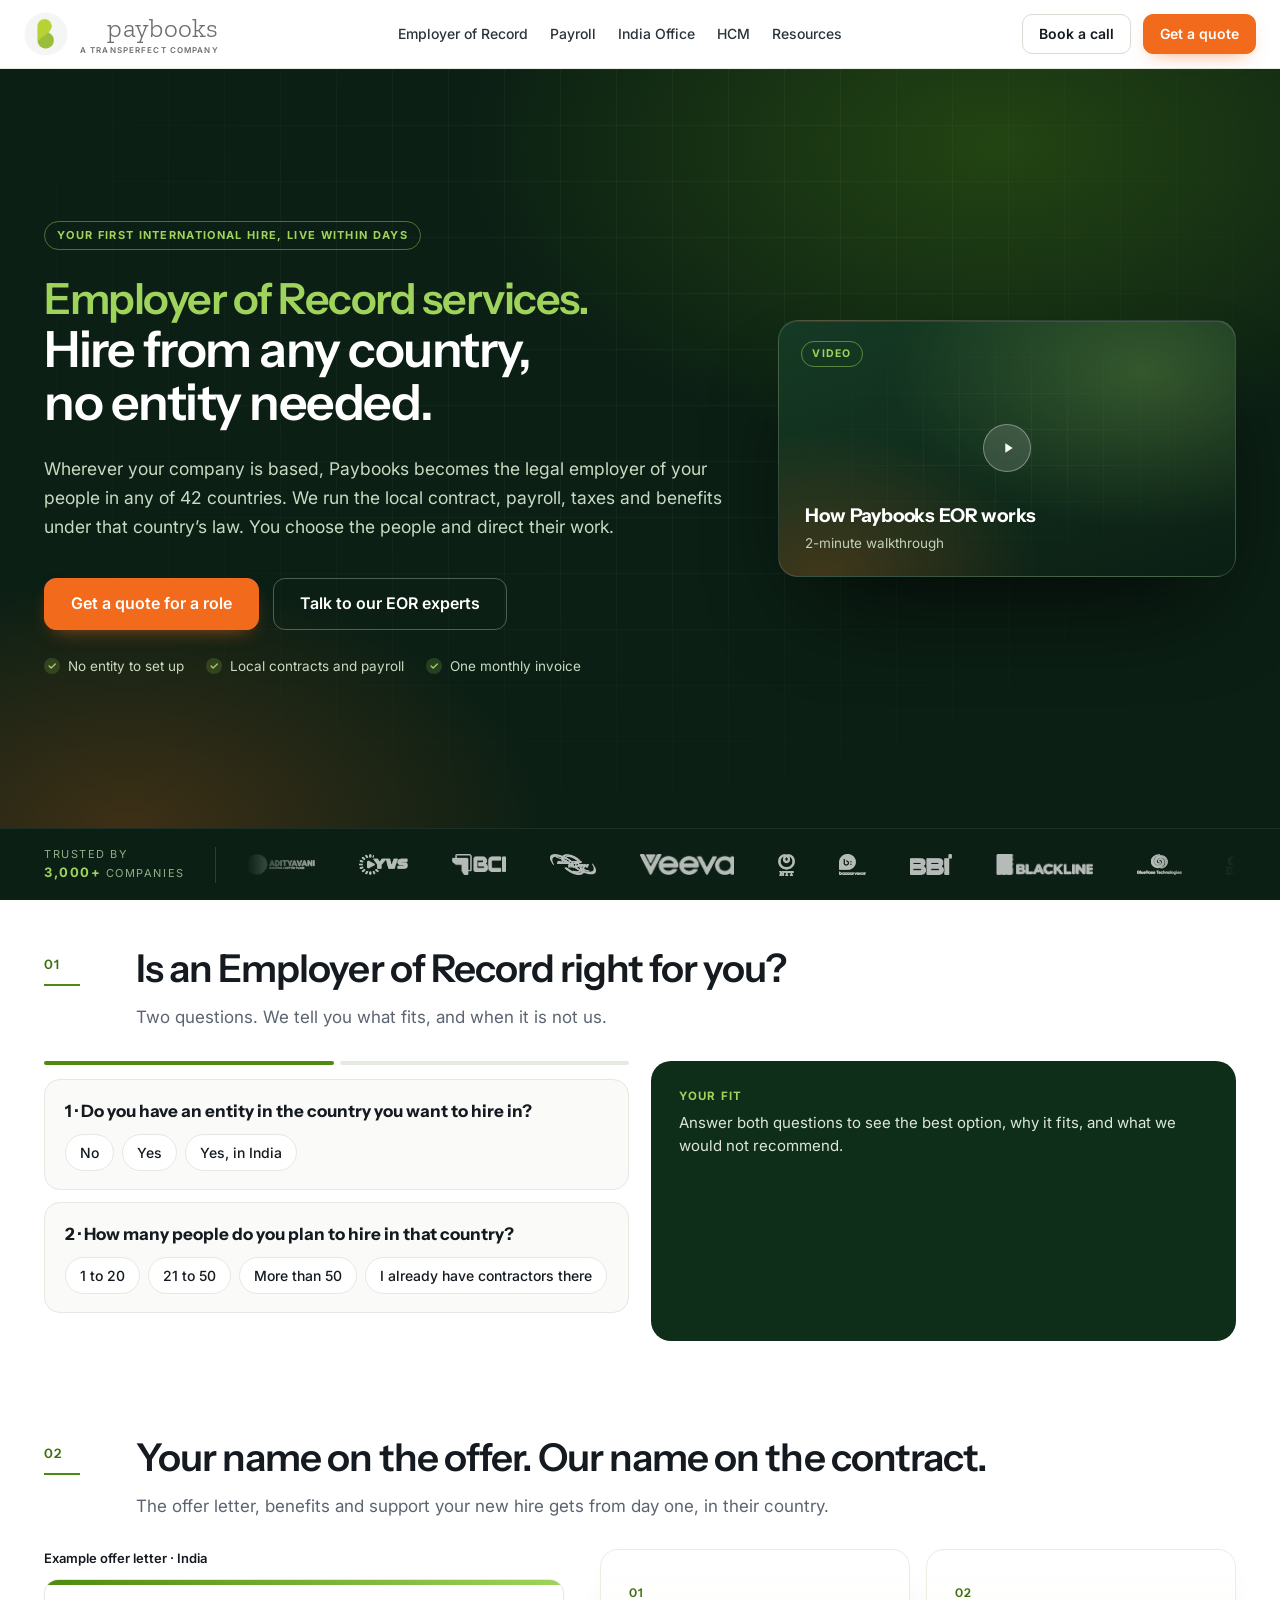
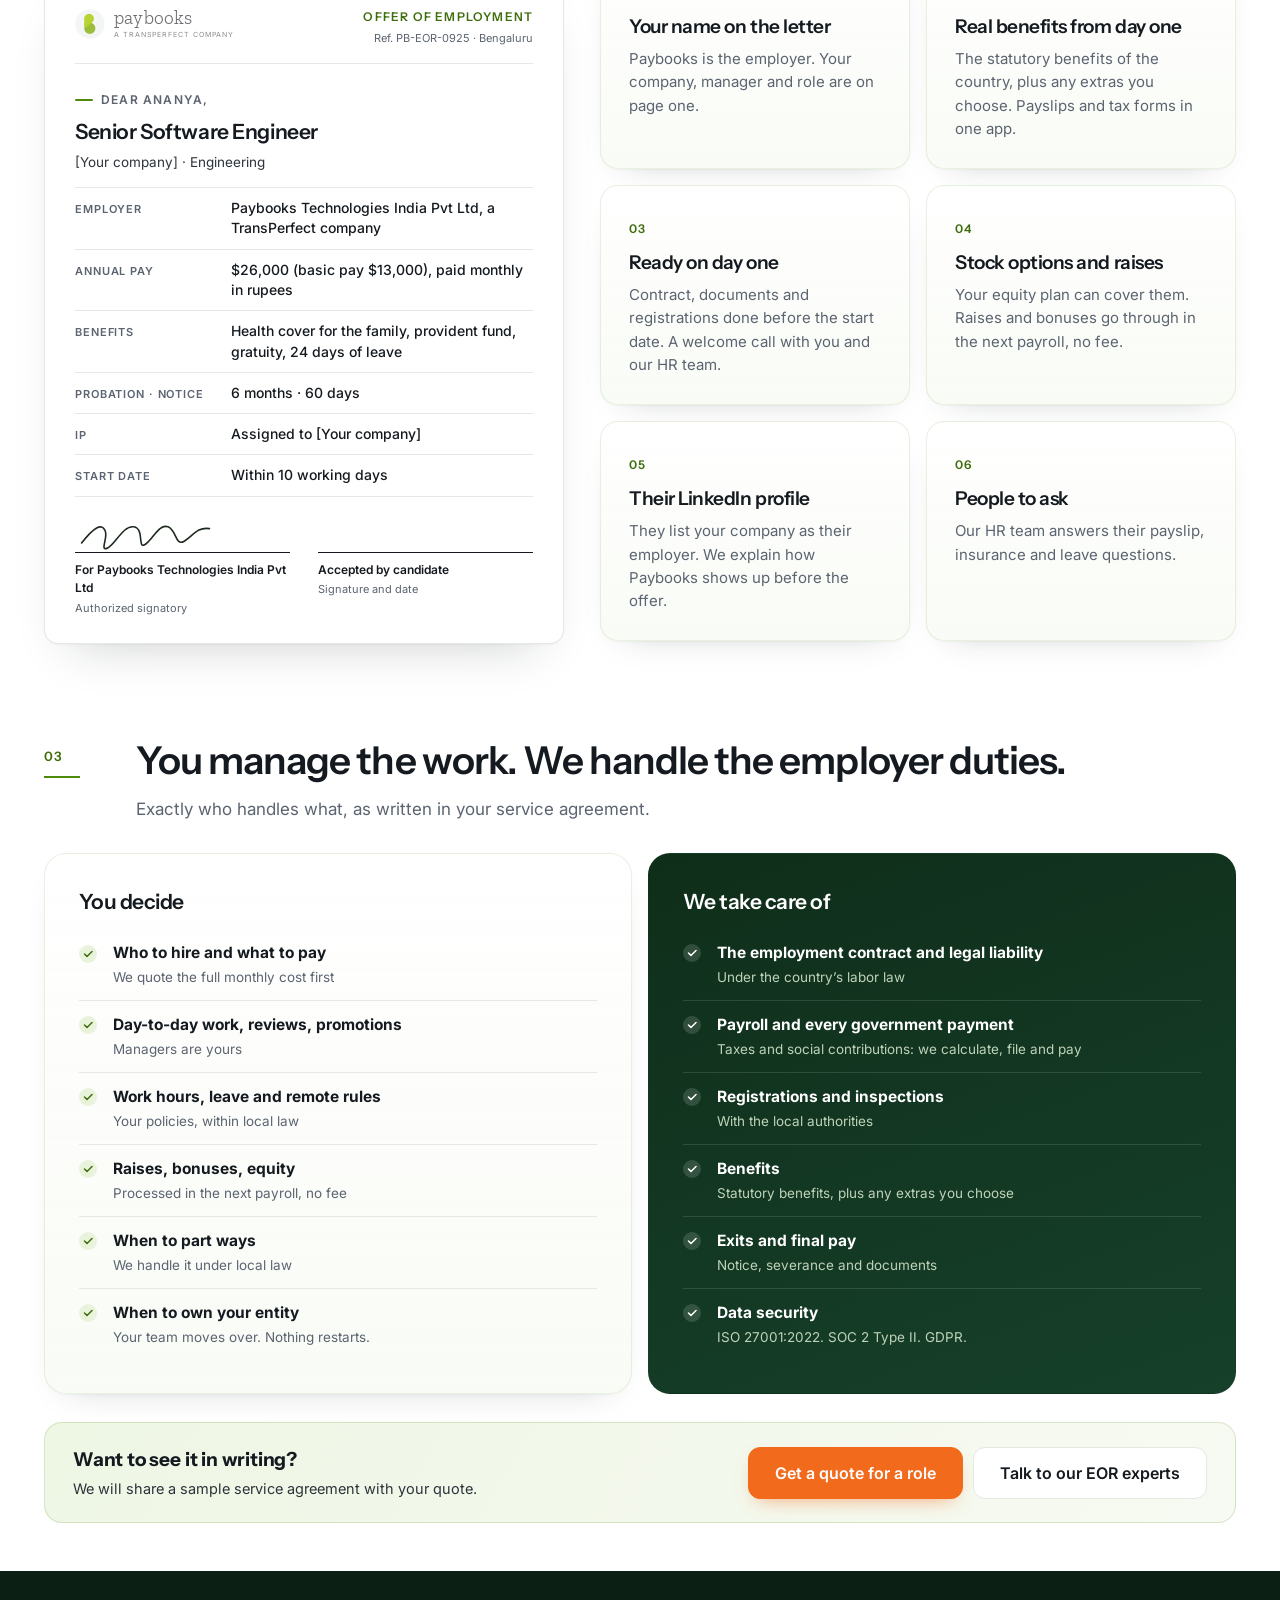
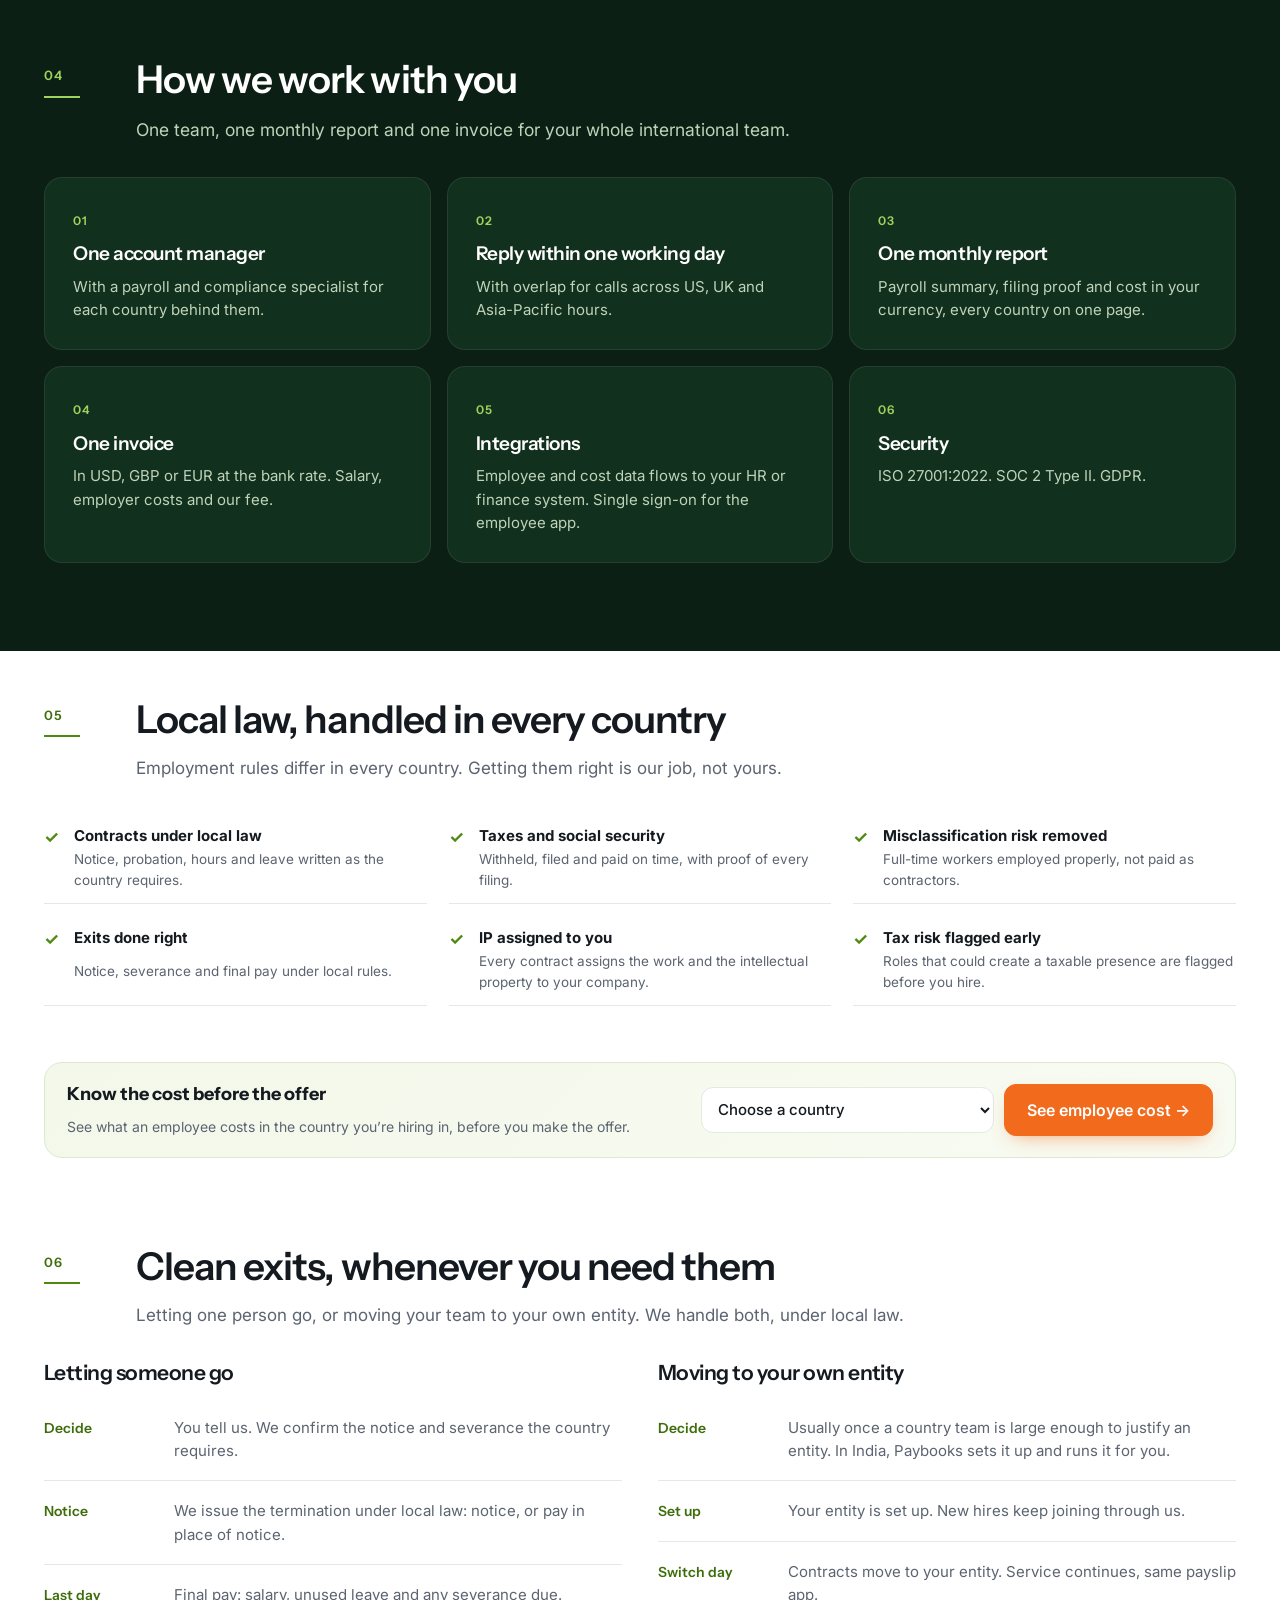
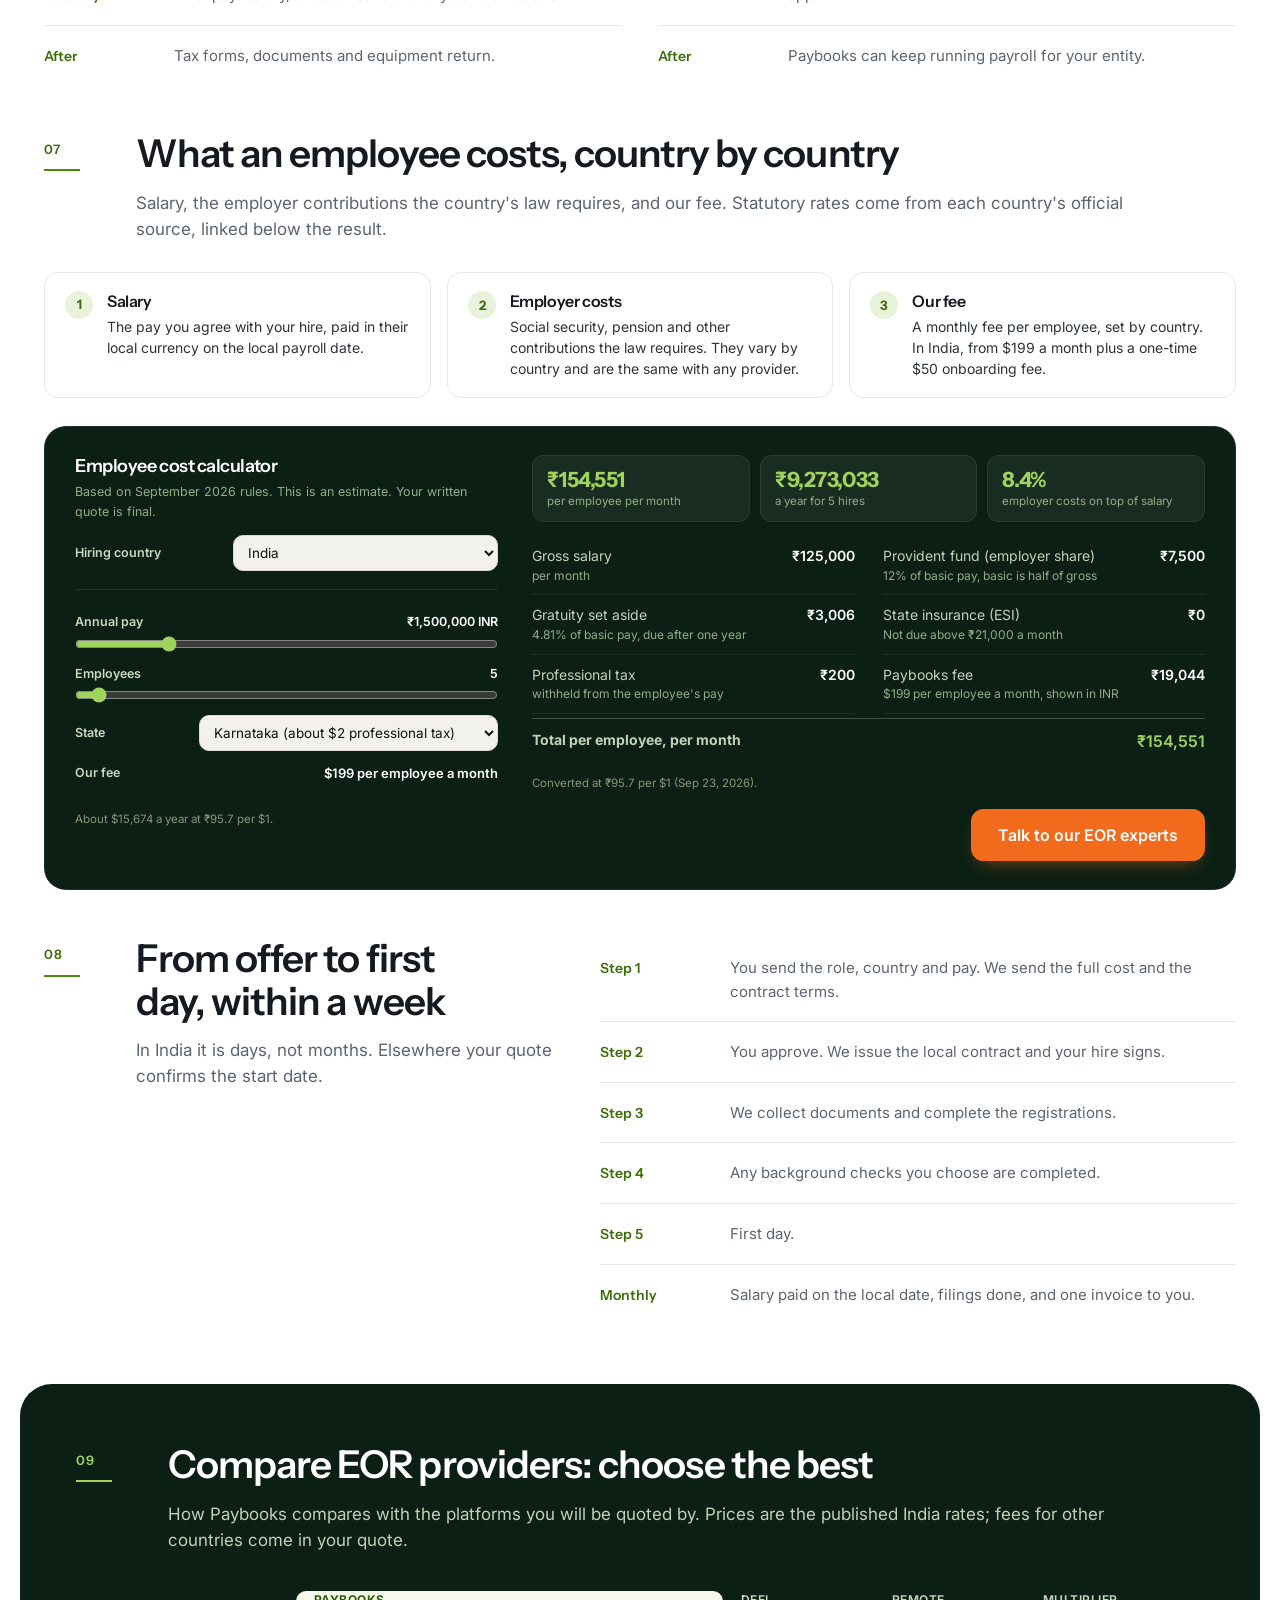
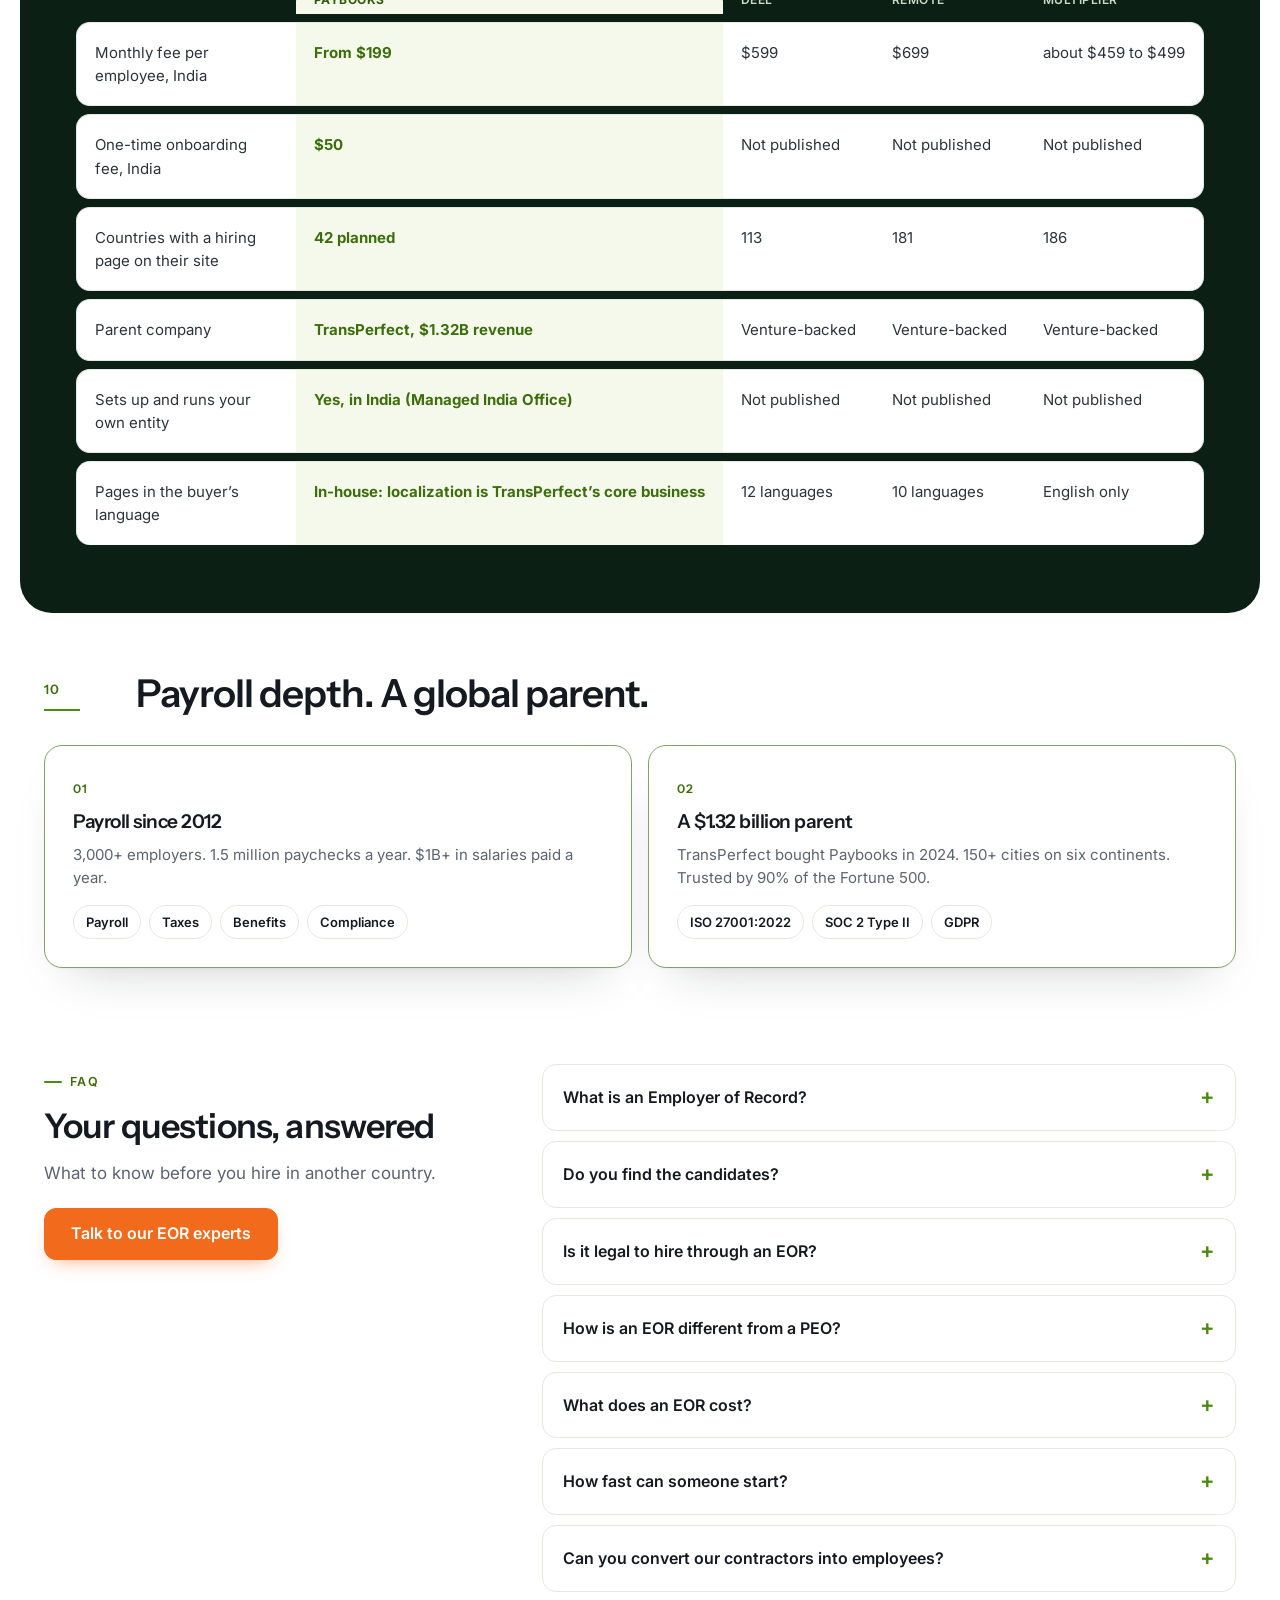
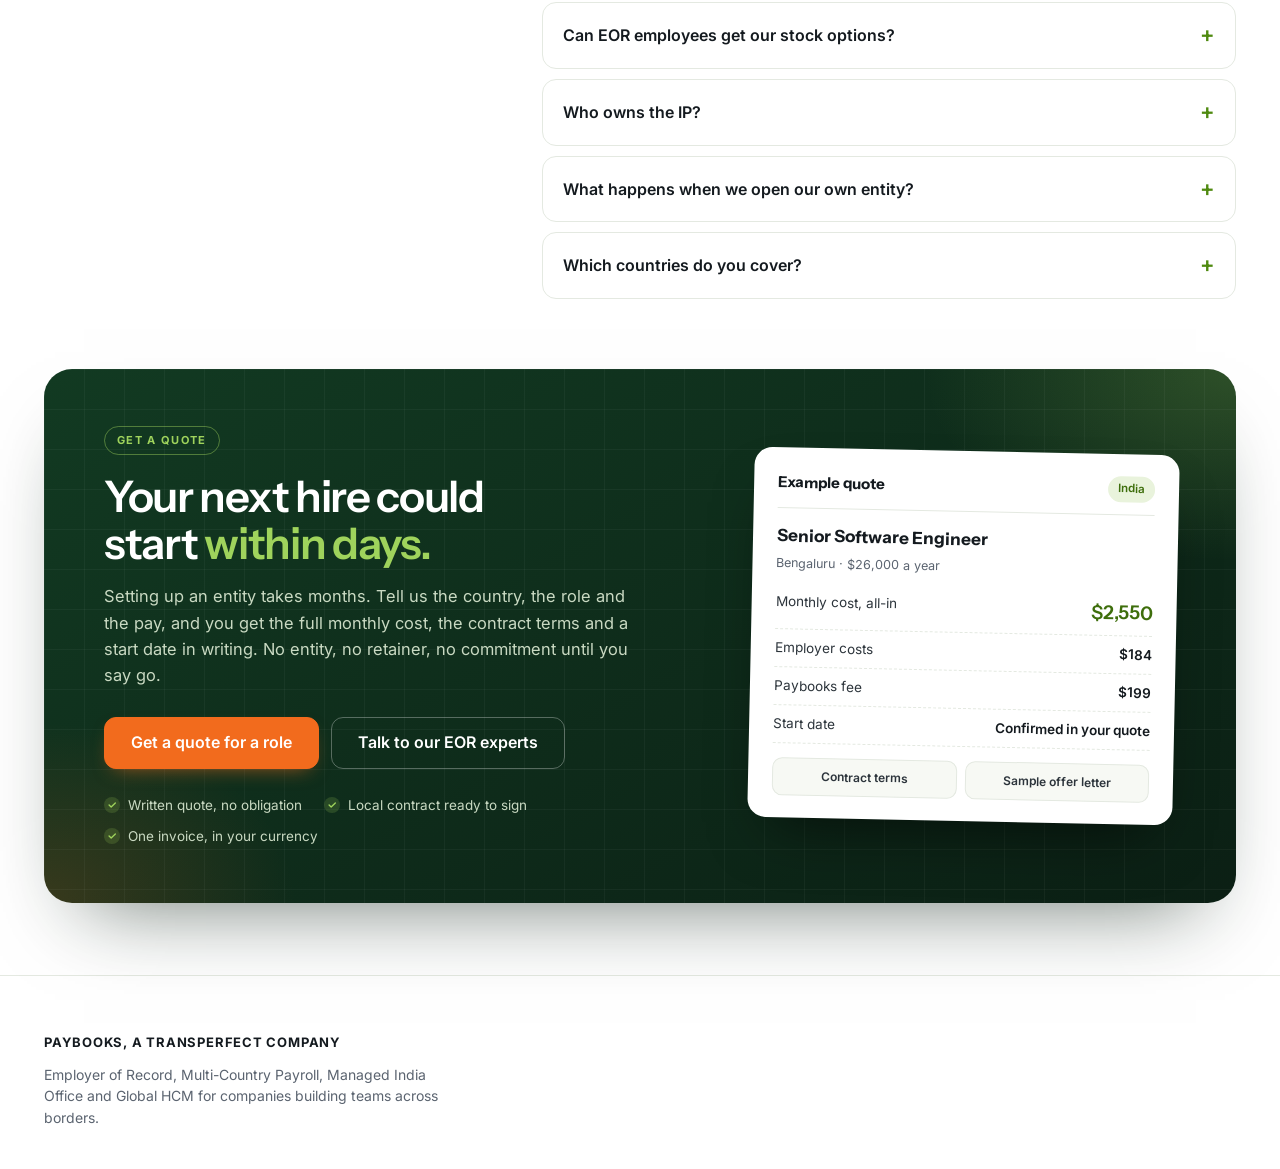
<file: index.html>
<!DOCTYPE html><html lang="en"><head><meta charset="utf-8"><meta name="viewport" content="width=device-width,initial-scale=1"><title>Employer of Record Services | Hire From Any Country Without an Entity | Paybooks, a TransPerfect company</title><meta name="description" content="Hire employees in 42 countries without setting up an entity. Paybooks becomes the legal employer and runs contracts, payroll, taxes and benefits under local law. Estimate the cost, check your fit, get a quote."><link rel="canonical" href="https://paybooks.transperfect.com/employer-of-record/"><meta name="robots" content="noindex,nofollow"><link rel="preconnect" href="https://fonts.googleapis.com"><link href="https://fonts.googleapis.com/css2?family=Instrument+Sans:wght@500;600;700&family=Inter:wght@400;500;600;700&family=Zilla+Slab:wght@300;400&display=swap" rel="stylesheet"><link rel="stylesheet" href="assets/pb.css"><script type="application/ld+json">{"@context": "https://schema.org", "@type": "Organization", "name": "Paybooks, a TransPerfect company", "url": "https://paybooks.transperfect.com/", "parentOrganization": {"@type": "Organization", "name": "TransPerfect", "url": "https://www.transperfect.com/"}}</script><script type="application/ld+json">{"@context": "https://schema.org", "@type": "Service", "name": "Employer of Record services", "serviceType": "Employer of Record", "areaServed": "42 countries", "provider": {"@type": "Organization", "name": "Paybooks, a TransPerfect company"}}</script><script type="application/ld+json">{"@context": "https://schema.org", "@type": "BreadcrumbList", "itemListElement": [{"@type": "ListItem", "position": 1, "name": "Home", "item": "https://paybooks.transperfect.com/"}, {"@type": "ListItem", "position": 2, "name": "Employer of Record", "item": "https://paybooks.transperfect.com/employer-of-record/"}]}</script><script type="application/ld+json">{"@context": "https://schema.org", "@type": "FAQPage", "mainEntity": [{"@type": "Question", "name": "What is an Employer of Record?", "acceptedAnswer": {"@type": "Answer", "text": "A company that legally employs people on your behalf in a country where you have no entity. It runs the contract, payroll, taxes and benefits under local law, while you manage the work."}}, {"@type": "Question", "name": "Do you find the candidates?", "acceptedAnswer": {"@type": "Answer", "text": "No. You choose the candidate; Paybooks hires your chosen candidates on its entity and takes it from there. Recruiting stays with you."}}, {"@type": "Question", "name": "Is it legal to hire through an EOR?", "acceptedAnswer": {"@type": "Answer", "text": "Yes. The EOR is the legal employer under the country’s law and provides your hire’s services to you. It is a standard way to hire abroad."}}, {"@type": "Question", "name": "How is an EOR different from a PEO?", "acceptedAnswer": {"@type": "Answer", "text": "A PEO shares employer duties with a company that already has its own entity in the country. An EOR needs no entity: it is the employer."}}, {"@type": "Question", "name": "What does an EOR cost?", "acceptedAnswer": {"@type": "Answer", "text": "Salary, plus the employer costs the country requires, plus a monthly fee per employee. The estimator above shows the first two for five countries; your quote shows every line for your country."}}, {"@type": "Question", "name": "How fast can someone start?", "acceptedAnswer": {"@type": "Answer", "text": "It depends on the country and on whether a work permit is needed. In India, Paybooks onboards within days. Your quote confirms the start date."}}, {"@type": "Question", "name": "Can you convert our contractors into employees?", "acceptedAnswer": {"@type": "Answer", "text": "Yes. We move full-time contractors onto local employment contracts, which removes the misclassification risk."}}, {"@type": "Question", "name": "Can EOR employees get our stock options?", "acceptedAnswer": {"@type": "Answer", "text": "Yes, through your company’s equity plan."}}, {"@type": "Question", "name": "Who owns the IP?", "acceptedAnswer": {"@type": "Answer", "text": "You do. Every contract assigns it to your company."}}, {"@type": "Question", "name": "What happens when we open our own entity?", "acceptedAnswer": {"@type": "Answer", "text": "Your people move to your entity’s contracts with service unbroken. Paybooks can keep running their payroll."}}, {"@type": "Question", "name": "Which countries do you cover?", "acceptedAnswer": {"@type": "Answer", "text": "42 countries across Europe, the Americas, the Middle East, Africa and Asia-Pacific. Use the country finder above, or send us the country you need with your quote request."}}]}</script><style>
#cost{background:transparent;padding:0}#cost>.wrap{background:transparent;border-radius:0;padding:0 24px}#cost .head h2{color:var(--ink)}#cost .head p{color:var(--muted)}#cost .num,#cost .eyebrow{color:var(--green-600)}#cost .num::after{background:var(--green)}
#cost .cparts li{background:#fff;border:1px solid var(--line);box-shadow:none}#cost .cparts h3{display:block;font-family:var(--head);font-size:16px;margin:0 0 4px;color:var(--ink);font-weight:600}#cost .cparts p{color:var(--ink-2)}#cost .cparts li:hover{border-color:var(--sage);box-shadow:none}
#cost .calc2{background:#0B1F14;border:1px solid rgba(255,255,255,.08)}#cost .calc2 h3{font-family:var(--head);font-size:18px;margin:0 0 4px;color:#fff;font-weight:600}
.gp{display:grid;grid-template-columns:1fr 1fr;gap:22px;align-items:start}.gp-prog{display:flex;gap:6px;margin-bottom:14px}.gp-prog span{flex:1;height:4px;border-radius:2px;background:#E4E9E1}.gp-prog span.on{background:var(--green)}
.gp-q{background:#FAFBF8;border:1px solid var(--line);border-radius:16px;padding:18px 20px;margin-bottom:12px}.gp-q b{display:block;font-family:var(--head);font-size:17px;margin-bottom:10px}.gp-o{display:flex;flex-wrap:wrap;gap:8px}.gp-o button{border:1px solid var(--line);background:#fff;border-radius:999px;padding:9px 14px;font:500 14px Inter,sans-serif;color:var(--ink);cursor:pointer}.gp-o button.on{background:var(--forest);color:#fff;border-color:var(--forest)}.gp-o button:focus-visible{outline:none;box-shadow:0 0 0 3px rgba(79,138,16,.3)}
.gp-a{background:var(--forest);color:#fff;border-radius:20px;padding:28px;min-height:280px;position:sticky;top:90px}.gp-a small{display:block;font:700 11.5px Inter;letter-spacing:.1em;text-transform:uppercase;color:#9FD35C;margin-bottom:8px}.gp-a h4{font-family:var(--head);font-size:26px;margin:0 0 10px;color:#fff}.gp-a p{color:#DDE8D6;margin:0 0 10px;font-size:15px;line-height:1.55}.gp-a p b{color:#fff}.gp-a .no{color:#BFD3B9;border-top:1px solid rgba(255,255,255,.14);padding-top:12px;font-size:14px}.gp-a .btn{margin-top:14px}.gp-empty{color:#BFD3B9}.gp-a .lbl{margin:2px 0 6px;color:#BFD3B9}.gp-list{list-style:none;margin:0;padding:0}.gp-list li{position:relative;padding:5px 0 5px 26px;font-size:15px;line-height:1.5;color:#EAF2E4}.gp-list li::before{content:"✓";position:absolute;left:0;top:5px;color:#9FD35C;font-weight:700}.gp-list.no{margin-top:10px;border-top:1px solid rgba(255,255,255,.14);padding-top:10px}.gp-list.no li{color:#BFD3B9}.gp-list.no li::before{content:"✕";color:#FFB08A}
@media(max-width:860px){.gp{grid-template-columns:1fr}.gp-a{position:static}}
.hq{background:rgba(255,255,255,.06);border:1px solid rgba(255,255,255,.14);border-radius:22px;padding:22px 22px 20px;backdrop-filter:blur(6px);color:#fff}.hq-head b{display:block;font-family:var(--head);font-size:19px}.hq-head span{display:block;font-size:13px;color:#BFD3B9;margin:3px 0 14px}
.hq-q{margin-bottom:12px}.hq-q label{display:block;font:600 12px Inter;letter-spacing:.06em;text-transform:uppercase;color:#BFD3B9;margin-bottom:7px}.hq-q select{width:100%;height:44px;border-radius:11px;border:1px solid rgba(255,255,255,.18);background:#F2F1EC;color:#0E1411;font:500 15px Inter,sans-serif;padding:0 12px}
.hq-o{display:flex;flex-wrap:wrap;gap:7px}.hq-o button{border:1px solid rgba(255,255,255,.22);background:rgba(255,255,255,.06);color:#fff;border-radius:999px;padding:8px 13px;font:500 13.5px Inter,sans-serif;cursor:pointer}.hq-o button.on{background:#9FD35C;color:#0B1F14;border-color:#9FD35C;font-weight:600}
.hq-a{margin-top:14px;border-top:1px solid rgba(255,255,255,.14);padding-top:14px}.hq-empty{font-size:13.5px;color:#8FAF86}.hq-r small{display:block;font:700 11px Inter;letter-spacing:.1em;text-transform:uppercase;color:#9FD35C;margin-bottom:4px}.hq-r h4{font-family:var(--head);font-size:21px;margin:0 0 6px;color:#fff}.hq-r p{margin:0 0 10px;font-size:13.5px;color:#DDE8D6;line-height:1.5}.hq-r .st{display:flex;gap:8px;margin:0 0 12px}.hq-r .st div{flex:1;background:rgba(255,255,255,.07);border-radius:10px;padding:8px 10px}.hq-r .st b{display:block;font-family:var(--head);font-size:18px;color:#9FD35C;line-height:1.1}.hq-r .st span{font-size:11px;color:#8FAF86}.hq-r .btns{display:flex;gap:8px;flex-wrap:wrap}.hq-r .btn{height:42px;padding:0 16px;font-size:14px}.hq-r .btn.ghost{background:transparent;color:#fff;border-color:rgba(255,255,255,.35)}
@media(max-width:999px){.hq{margin-top:10px}}
.fitx{display:grid;grid-template-columns:1fr 1.05fr;gap:22px;align-items:start}.fbs{display:grid;gap:8px}.fb{display:grid;grid-template-columns:30px 1fr;gap:12px;align-items:center;text-align:left;background:#fff;border:1px solid var(--line);border-radius:14px;padding:14px 16px;font:500 15.5px Inter,sans-serif;color:var(--ink);cursor:pointer;transition:all .15s}.fb span{width:30px;height:30px;border-radius:50%;background:#EEF1EC;display:grid;place-items:center;font:600 12.5px Inter,sans-serif}.fb:hover{border-color:var(--sage)}.fb.on{background:var(--forest);color:#fff;border-color:var(--forest)}.fb.on span{background:#9FD35C;color:var(--forest)}
.fps{position:sticky;top:90px;background:#F5F9EF;border:1px solid #DDE8CF;border-radius:20px;padding:28px 30px;min-height:300px}.fp{display:none}.fp.on{display:block;animation:lcin .25s ease}.fp small{display:block;font:700 11.5px Inter;letter-spacing:.1em;text-transform:uppercase;color:var(--g600);margin-bottom:8px}.fp h3{font-family:var(--head);font-size:28px;letter-spacing:-.02em;margin:0 0 14px}.fp p{font-size:15.5px;line-height:1.55;margin:0 0 12px;color:var(--ink2)}.fp p b{color:var(--ink)}.fp .fn{color:var(--muted);border-top:1px solid #DDE8CF;padding-top:12px}.fp .btn{margin-top:8px}
@keyframes lcin{from{opacity:0;transform:translateY(6px)}to{opacity:1;transform:none}}@media(max-width:860px){.fitx{grid-template-columns:1fr}.fps{position:static}}
@media(min-width:1000px){.hero.v2 .grid{grid-template-columns:3fr 2fr!important;gap:48px!important}.hero.v2 h1{max-width:none}.hero.v2 .sub{max-width:none}}
.hero.v2 h1{font-size:clamp(34px,3.9vw,54px);letter-spacing:-.03em;line-height:1.06}@media(min-width:1000px){.hero.v2 h1 em{white-space:nowrap;font-size:.86em}}@media(max-width:700px){.hero.v2 h1 br{display:none}}
.dark .head p{color:#BFD3B9}#service .card .ic{background:rgba(159,211,92,.18);color:#9FD35C}
#compare .btn.ghost{background:transparent;color:#fff;border-color:rgba(255,255,255,.35)}
#proof .chips span{background:#fff;border:1px solid var(--line);color:var(--ink);font-weight:600}#proof .card{background:#fff;border-color:var(--sage);box-shadow:var(--sh)}#proof .card:hover{transform:none}
.cpick{padding:8px 0 40px}.cpick-card{display:grid;grid-template-columns:1.2fr 1fr;gap:20px;align-items:center;background:linear-gradient(135deg,#F3F8EA,#F8FBF2);border:1px solid #DDE8CF;border-radius:18px;padding:18px 22px}.cpick-card b{display:block;font-family:var(--head);font-size:18px;margin-bottom:4px}.cpick-card span{font-size:14px;color:var(--muted)}.cpick-form{display:flex;gap:10px;align-items:center}.cpick-form select{flex:1;height:46px;border:1px solid var(--line);border-radius:12px;background:#fff;font:500 15px Inter,sans-serif;padding:0 12px;color:var(--ink)}.cpick-form .btn{white-space:nowrap;padding:0 22px}.cpick-form select:focus{outline:none;border-color:var(--green);box-shadow:0 0 0 3px rgba(79,138,16,.15)}@media(max-width:860px){.cpick-card{grid-template-columns:1fr}.cpick-form{flex-direction:column;align-items:stretch}}
.dark .head{display:grid;grid-template-columns:72px 1fr;gap:20px;max-width:900px;align-items:start;margin-bottom:34px}.dark .head .num{font-family:var(--head);font-size:13px;font-weight:600;padding-top:6px;letter-spacing:.06em}.dark .head .num::after{content:"";display:block;width:36px;height:2px;margin-top:10px}.dark .head h2{font-size:clamp(30px,3vw,42px)}
.calc .calc-row select{background:#F2F1EC!important;color:#0E1411!important;border:1px solid #DAD8CF!important;padding:8px 10px;font-size:13.5px;border-radius:10px}.calc .calc-row select:focus{outline:none;box-shadow:0 0 0 3px rgba(159,211,92,.35)}
.sec .head .eyebrow.pain,.dark .head .eyebrow.pain{display:inline-flex;text-transform:none;letter-spacing:0;font-size:14.5px;font-weight:600;color:#B4530F;margin-bottom:10px}.eyebrow.pain::before{background:#F26B1D}.dark .eyebrow.pain,#cost .eyebrow.pain,#compare .eyebrow.pain{color:#FFB08A}.dark .eyebrow.pain::before,#cost .eyebrow.pain::before,#compare .eyebrow.pain::before{background:#F26B1D}
.lc{display:grid;grid-template-columns:270px 1fr;background:#fff;border:1px solid var(--line);border-radius:22px;overflow:hidden}
.lc-track{position:relative;display:flex;flex-direction:column;gap:6px;padding:24px 18px;border-right:1px solid var(--line);background:#FAFBF8}
.lc-line{position:absolute;left:35px;top:44px;bottom:44px;width:3px;background:#E4E9E1;border-radius:2px}.lc-fill{display:block;width:100%;height:0;background:var(--green);border-radius:2px;transition:height .3s}
.lc-node{position:relative;z-index:1;display:grid;grid-template-columns:36px 1fr;gap:12px;align-items:center;text-align:left;background:none;border:0;border-radius:12px;cursor:pointer;font:inherit;color:var(--muted);padding:8px 8px 8px 0}
.lc-node:hover .lc-lab{color:var(--ink)}
.lc-dot{width:36px;height:36px;border-radius:50%;background:#fff;border:2px solid #D5DBD2;display:grid;place-items:center;font:600 13px Inter,sans-serif;color:var(--ink);transition:all .2s}
.lc-lab{font:600 15px Inter,sans-serif}
.lc-node.done .lc-dot{background:var(--green);border-color:var(--green);color:#fff}.lc-node.on{background:#fff;box-shadow:0 1px 2px rgba(20,26,31,.06),0 0 0 1px var(--line)}.lc-node.on .lc-dot{background:var(--forest);border-color:var(--forest);color:#9FD35C;box-shadow:0 0 0 5px rgba(79,138,16,.15)}.lc-node.on .lc-lab{color:var(--ink)}
.lc-node:focus-visible{outline:none}.lc-node:focus-visible .lc-dot{box-shadow:0 0 0 4px rgba(79,138,16,.35)}
.lc-body{padding:28px 30px 22px;min-width:0}.lc-pane{display:none}.lc-pane.on{display:block;animation:lcin .25s ease}
@keyframes lcin{from{opacity:0;transform:translateY(6px)}to{opacity:1;transform:none}}
.lc-head{margin-bottom:18px}.lc-k{display:inline-block;font:700 11.5px Inter;letter-spacing:.1em;text-transform:uppercase;color:var(--green-600);margin-bottom:8px}.lc-head h3{font-family:var(--head);font-size:30px;letter-spacing:-.02em;margin:0 0 8px}.lc-out{font-size:17px;color:var(--ink2);margin:0;line-height:1.5;border-left:3px solid #9FD35C;padding-left:14px}
.lc-rows{display:grid;gap:10px}.lc-row{display:grid;grid-template-columns:40px 1fr;gap:14px;align-items:start;border:1px solid var(--line);border-radius:14px;padding:14px 16px;background:#fff}
.lc-row i{width:40px;height:40px;border-radius:12px;display:grid;place-items:center;background:#F2F5EE;color:var(--ink2)}.lc-row i svg{width:20px;height:20px}
.lc-row small{display:block;font:700 11px Inter;letter-spacing:.1em;text-transform:uppercase;color:var(--muted);margin-bottom:4px}.lc-row p{margin:0;font-size:15px;line-height:1.5;color:var(--ink2)}
.lc-row.us{background:var(--forest);border-color:var(--forest)}.lc-row.us i{background:rgba(159,211,92,.18);color:#9FD35C}.lc-row.us small{color:#9FD35C}.lc-row.us p{color:#EAF2E4}
.lc-nav{display:flex;justify-content:space-between;align-items:center;margin-top:18px;padding-top:16px;border-top:1px solid var(--line)}.lc-nav button{border:1px solid var(--line);background:#fff;border-radius:999px;padding:9px 16px;font:600 14px Inter,sans-serif;color:var(--ink);cursor:pointer}.lc-nav button:disabled{opacity:.4;cursor:default}.lc-pos{font-size:13px;color:var(--muted)}
@media(max-width:900px){.lc{grid-template-columns:1fr}.lc-track{flex-direction:row;overflow-x:auto;gap:4px;padding:14px 12px;border-right:0;border-bottom:1px solid var(--line);scrollbar-width:none}.lc-track::-webkit-scrollbar{display:none}.lc-line{display:none}.lc-node{grid-template-columns:28px auto;gap:8px;padding:6px 10px 6px 4px;flex:0 0 auto}.lc-dot{width:28px;height:28px;font-size:12px}.lc-lab{font-size:13px;white-space:nowrap}.lc-head h3{font-size:24px}}
.ff{display:grid;grid-template-columns:1.15fr .85fr;gap:20px}.ff-q{display:grid;gap:14px}.ff-step{background:#fff;border:1px solid var(--line);border-radius:16px;padding:18px 20px}.ff-step>b{display:block;font-family:var(--head);font-size:16.5px;margin-bottom:10px}
.ff-opts{display:flex;flex-wrap:wrap;gap:8px}.ff-opts button{border:1px solid var(--line);background:#FAFBF8;border-radius:999px;padding:9px 14px;font:500 14px Inter,sans-serif;color:var(--ink);cursor:pointer}
.ff-opts button.on{background:var(--forest);color:#fff;border-color:var(--forest)}
.ff-a{background:var(--forest);color:#fff;border-radius:20px;padding:28px;position:sticky;top:90px;align-self:start;min-height:220px}.ff-a b{font-family:var(--head)}.ff-empty b{font-size:20px;display:block;margin-bottom:8px}.ff-empty p{color:#BFD3B9;margin:0;font-size:15px}
.ff-r small{display:block;font:700 11.5px Inter;letter-spacing:.1em;text-transform:uppercase;color:#9FD35C;margin-bottom:8px}.ff-r h3{font-size:26px;margin:0 0 10px;color:#fff}.ff-r p{color:#DDE8D6;font-size:15px;line-height:1.55;margin:0 0 10px}.ff-r .no{color:#BFD3B9;font-size:13.5px;border-top:1px solid rgba(255,255,255,.14);padding-top:12px;margin-top:12px}.ff-r .btn{margin-top:14px}
.cs{display:flex;gap:14px;align-items:center;margin-bottom:18px}.cs input{flex:1;height:46px;border:1px solid var(--line);border-radius:12px;padding:0 16px;font:500 15px Inter,sans-serif;background:#fff}.cs input:focus{outline:none;border-color:var(--green);box-shadow:0 0 0 3px rgba(79,138,16,.15)}.cs span{font-size:13px;color:var(--muted);white-space:nowrap}
.cw{display:grid;grid-template-columns:1.4fr .8fr;gap:22px;align-items:start}.rgs{display:grid;gap:14px}.rg h4{margin:0 0 8px;font:600 13px Inter;letter-spacing:.08em;text-transform:uppercase;color:var(--muted)}.rg h4 span{font-weight:500;color:#98A2B3;margin-left:6px}
.rg-pills{display:flex;flex-wrap:wrap;gap:6px}.cp{border:1px solid var(--line);background:#fff;border-radius:999px;padding:7px 13px;font:500 13.5px Inter,sans-serif;color:var(--ink);cursor:pointer;transition:all .15s}.cp:hover{border-color:var(--green)}.cp.on{background:var(--forest);color:#fff;border-color:var(--forest)}.cp.dim{opacity:.28}.cp.hit{border-color:var(--green);box-shadow:0 0 0 3px rgba(79,138,16,.15)}
.cpanel{position:sticky;top:90px;background:var(--forest);color:#fff;border-radius:20px;padding:26px 26px 24px}.cpanel small{display:block;font:700 11.5px Inter;letter-spacing:.1em;text-transform:uppercase;color:#9FD35C;margin-bottom:8px}.cpanel h3{font-family:var(--head);font-size:28px;margin:0 0 4px;color:#fff}.cpanel .rgn{color:#BFD3B9;font-size:14px;margin:0 0 16px}
.cpanel .st{display:grid;grid-template-columns:1fr 1fr;gap:10px;margin-bottom:16px}.cpanel .st div{background:rgba(255,255,255,.06);border:1px solid rgba(255,255,255,.08);border-radius:12px;padding:12px 14px}.cpanel .st b{display:block;font-family:var(--head);font-size:22px;color:#9FD35C;line-height:1.1}.cpanel .st span{display:block;font-size:11.5px;color:#8FAF86;margin-top:3px}
.cpanel p{color:#DDE8D6;font-size:14.5px;line-height:1.5;margin:0 0 16px}.cpanel .btns{display:flex;flex-wrap:wrap;gap:10px}.cpanel .btn.ghost{background:transparent!important;color:#fff!important;border-color:rgba(255,255,255,.35)!important}
@media(max-width:900px){.cw{grid-template-columns:1fr}.cpanel{position:static}}
.ce{display:grid;grid-template-columns:.9fr 1.1fr;gap:20px;background:#0B1F14;color:#fff;border-radius:24px;padding:28px}.ce label{display:block;font:600 13px Inter;letter-spacing:.06em;text-transform:uppercase;color:#BFD3B9;margin:14px 0 8px}.ce label span{color:#fff;text-transform:none;letter-spacing:0;font-size:15px;margin-left:8px}
.ce select{width:100%;height:46px;border-radius:10px;border:1px solid rgba(255,255,255,.18);background:#143A25;color:#fff;font:500 15px Inter,sans-serif;padding:0 12px}.ce input[type=range]{width:100%;accent-color:var(--lime)}
.ce .fine{color:#8FAF86;font-size:12.5px}.ce .fine a{color:#9FD35C}.ce-out .kpis{display:grid;grid-template-columns:repeat(3,1fr);gap:10px}.ce-out .kpi{background:rgba(255,255,255,.06);border:1px solid rgba(255,255,255,.08);border-radius:12px;padding:12px 14px}.ce-out .kpi b{display:block;font-family:var(--head);font-size:22px;color:#9FD35C;line-height:1.1}.ce-out .kpi span{display:block;font-size:11.5px;color:#8FAF86;margin-top:3px}
.lines{list-style:none;margin:14px 0 0;padding:0}.lines li{display:flex;justify-content:space-between;gap:14px;padding:9px 0;border-bottom:1px solid rgba(255,255,255,.08);font-size:14px}.lines li span{color:#BFD3B9}.lines li small{display:block;color:#8FAF86;font-size:12px}.lines li b{white-space:nowrap}.lines li.tot{border-bottom:0;font-weight:700;color:#fff}
.chk{list-style:none;margin:0;padding:0;display:grid;grid-template-columns:1fr 1fr 1fr;gap:10px 22px}.chk li{display:grid;grid-template-columns:20px 1fr;gap:2px 10px;padding:12px 0;border-bottom:1px solid var(--line)}.chk li::before{content:"✓";color:var(--green);font-weight:700;grid-row:span 2}.chk b{display:block;font-size:15px}.chk span{font-size:13.5px;color:var(--muted)}
@media(max-width:900px){.ff,.ce{grid-template-columns:1fr}.ff-a{position:static}.cgrid{grid-template-columns:1fr 1fr}.lc-pane.on{grid-template-columns:1fr}.lc-col+.lc-col{border-left:0;border-top:1px solid var(--line)}.chk{grid-template-columns:1fr}}
@media(max-width:560px){.cgrid{grid-template-columns:1fr}.ce-out .kpis{grid-template-columns:1fr}}
</style></head><body class="" id="top"><header class="hdr"><div class="wrap"><a class="brand" href="#top"><img src="assets/mark.png" alt="Paybooks" width="44" height="44"><span class="wm"><b>paybooks</b><small>A TransPerfect company</small></span></a><nav class="nav"><a>Employer of Record</a><a>Payroll</a><a>India Office</a><a>HCM</a><a>Resources</a></nav><div class="btns"><a class="btn ghost" href="#faq">Book a call</a><a class="btn" href="#faq">Get a quote</a></div></div></header><main><section class="hero v2"><div class="wrap"><div class="grid"><div><span class="cta2-tag hero-tag">Your first international hire, live within days</span><h1><em>Employer of Record services.</em> <br>Hire from any country, <br>no entity needed.</h1><p class="sub">Wherever your company is based, Paybooks becomes the legal employer of your people in any of 42 countries. We run the local contract, payroll, taxes and benefits under that country’s law. You choose the people and direct their work.</p><div class="btns"><a class="btn" href="#quote">Get a quote for a role</a><a class="btn ghost" href="#quote">Talk to our EOR experts</a></div><ul class="cta2-ticks hero-ticks"><li>No entity to set up</li><li>Local contracts and payroll</li><li>One monthly invoice</li></ul></div><div class="vidhold" role="img" aria-label="Video placeholder"><div class="vh-frame"><span class="vh-mini"><svg width="16" height="16" viewBox="0 0 24 24" fill="#fff"><path d="M8 5v14l11-7z"/></svg></span><span class="vh-cap"><b>How Paybooks EOR works</b><small>2-minute walkthrough</small></span><span class="vh-tag">Video</span></div></div></div></div></section><div class="trust"><div class="wrap tr-sp tr-j"><p class="tr-lab">Trusted by<br><b>3,000+</b> companies</p><i class="tr-dv"></i><div class="tr-mq" aria-label="Paybooks clients"><div class="tr-track"><span class="gchip"><img src="assets/logos-t/l01.png" alt="Paybooks client logo"></span><span class="gchip"><img src="assets/logos-t/l03.png" alt="Paybooks client logo"></span><span class="gchip"><img src="assets/logos-t/l04.png" alt="Paybooks client logo"></span><span class="gchip"><img src="assets/logos-t/l05.png" alt="Paybooks client logo"></span><span class="gchip"><img src="assets/logos-t/l06.png" alt="Paybooks client logo"></span><span class="gchip"><img src="assets/logos-t/l07.png" alt="Paybooks client logo"></span><span class="gchip"><img src="assets/logos-t/l08.png" alt="Paybooks client logo"></span><span class="gchip"><img src="assets/logos-t/l09.png" alt="Paybooks client logo"></span><span class="gchip"><img src="assets/logos-t/l10.png" alt="Paybooks client logo"></span><span class="gchip"><img src="assets/logos-t/l11.png" alt="Paybooks client logo"></span><span class="gchip"><img src="assets/logos-t/l12.png" alt="Paybooks client logo"></span><span class="gchip"><img src="assets/logos-t/l13.png" alt="Paybooks client logo"></span><span class="gchip"><img src="assets/logos-t/l14.png" alt="Paybooks client logo"></span><span class="gchip"><img src="assets/logos-t/l15.png" alt="Paybooks client logo"></span><span class="gchip"><img src="assets/logos-t/l16.png" alt="Paybooks client logo"></span><span class="gchip"><img src="assets/logos-t/l17.png" alt="Paybooks client logo"></span><span class="gchip"><img src="assets/logos-t/l18.png" alt="Paybooks client logo"></span><span class="gchip"><img src="assets/logos-t/l19.png" alt="Paybooks client logo"></span><span class="gchip"><img src="assets/logos-t/l20.png" alt="Paybooks client logo"></span><span class="gchip"><img src="assets/logos-t/l21.png" alt="Paybooks client logo"></span><span class="gchip"><img src="assets/logos-t/l22.png" alt="Paybooks client logo"></span><span class="gchip"><img src="assets/logos-t/l23.png" alt="Paybooks client logo"></span><span class="gchip"><img src="assets/logos-t/l01.png" alt="Paybooks client logo"></span><span class="gchip"><img src="assets/logos-t/l03.png" alt="Paybooks client logo"></span><span class="gchip"><img src="assets/logos-t/l04.png" alt="Paybooks client logo"></span><span class="gchip"><img src="assets/logos-t/l05.png" alt="Paybooks client logo"></span><span class="gchip"><img src="assets/logos-t/l06.png" alt="Paybooks client logo"></span><span class="gchip"><img src="assets/logos-t/l07.png" alt="Paybooks client logo"></span><span class="gchip"><img src="assets/logos-t/l08.png" alt="Paybooks client logo"></span><span class="gchip"><img src="assets/logos-t/l09.png" alt="Paybooks client logo"></span><span class="gchip"><img src="assets/logos-t/l10.png" alt="Paybooks client logo"></span><span class="gchip"><img src="assets/logos-t/l11.png" alt="Paybooks client logo"></span><span class="gchip"><img src="assets/logos-t/l12.png" alt="Paybooks client logo"></span><span class="gchip"><img src="assets/logos-t/l13.png" alt="Paybooks client logo"></span><span class="gchip"><img src="assets/logos-t/l14.png" alt="Paybooks client logo"></span><span class="gchip"><img src="assets/logos-t/l15.png" alt="Paybooks client logo"></span><span class="gchip"><img src="assets/logos-t/l16.png" alt="Paybooks client logo"></span><span class="gchip"><img src="assets/logos-t/l17.png" alt="Paybooks client logo"></span><span class="gchip"><img src="assets/logos-t/l18.png" alt="Paybooks client logo"></span><span class="gchip"><img src="assets/logos-t/l19.png" alt="Paybooks client logo"></span><span class="gchip"><img src="assets/logos-t/l20.png" alt="Paybooks client logo"></span><span class="gchip"><img src="assets/logos-t/l21.png" alt="Paybooks client logo"></span><span class="gchip"><img src="assets/logos-t/l22.png" alt="Paybooks client logo"></span><span class="gchip"><img src="assets/logos-t/l23.png" alt="Paybooks client logo"></span></div></div></div></div><section class="sec" id="fit"><div class="wrap"><div class="head rv"><span class="num">01</span><div><span class="eyebrow">Start here</span><h2>Is an Employer of Record right for you?</h2><p>Two questions. We tell you what fits, and when it is not us.</p></div></div><div class="gp"><div><div class="gp-prog"><span class="on"></span><span id="gp_p2"></span></div><div class="gp-q"><b>1 · Do you have an entity in the country you want to hire in?</b><div class="gp-o" data-q="e"><button type="button" data-v="no">No</button><button type="button" data-v="yes">Yes</button><button type="button" data-v="in">Yes, in India</button></div></div><div class="gp-q"><b>2 · How many people do you plan to hire in that country?</b><div class="gp-o" data-q="n"><button type="button" data-v="s">1 to 20</button><button type="button" data-v="m">21 to 50</button><button type="button" data-v="l">More than 50</button><button type="button" data-v="c">I already have contractors there</button></div></div></div><div class="gp-a" id="gp_a"><small>Your fit</small><p class="gp-empty">Answer both questions to see the best option, why it fits, and what we would not recommend.</p></div></div></div></section><section class="sec alt" id="experience"><div class="wrap"><div class="head rv"><span class="num">02</span><div><span class="eyebrow">Your hire</span><h2>Your name on the offer. Our name on the contract.</h2><p>The offer letter, benefits and support your new hire gets from day one, in their country.</p></div></div><div class="split"><div class="sticky"><p class="fine" style="margin:0 0 10px;color:var(--g600);font-weight:600">Example offer letter · India</p><div class="letter"><div class="lt-head"><span class="lt-brand"><img src="assets/mark.png" alt="" width="30" height="30"><span><b>paybooks</b><small>A TransPerfect company</small></span></span><span class="lt-kind">Offer of employment<small>Ref. PB-EOR-0925 · Bengaluru</small></span></div><div class="lt-title"><span class="eyebrow">Dear Ananya,</span><h5>Senior Software Engineer</h5><p>[Your company] · Engineering</p></div><dl class="lt-fields"><div><dt>Employer</dt><dd>Paybooks Technologies India Pvt Ltd, a TransPerfect company</dd></div><div><dt>Annual pay</dt><dd>$26,000 (basic pay $13,000), paid monthly in rupees</dd></div><div><dt>Benefits</dt><dd>Health cover for the family, provident fund, gratuity, 24 days of leave</dd></div><div><dt>Probation · Notice</dt><dd>6 months · 60 days</dd></div><div><dt>IP</dt><dd>Assigned to [Your company]</dd></div><div><dt>Start date</dt><dd>Within 10 working days</dd></div></dl><div class="lt-sign"><div><i></i><b>For Paybooks Technologies India Pvt Ltd</b><small>Authorized signatory</small></div><div><i class="empty"></i><b>Accepted by candidate</b><small>Signature and date</small></div></div></div></div><ul class="cards" style="grid-template-columns:1fr 1fr"><li class="card"><div class="ic"><svg viewBox="0 0 24 24" fill="none" stroke="currentColor" stroke-width="2" stroke-linecap="round" stroke-linejoin="round"><path d="M5 12l5 5L20 7"/></svg></div><h3>Your name on the letter</h3><p>Paybooks is the employer. Your company, manager and role are on page one.</p></li><li class="card"><div class="ic"><svg viewBox="0 0 24 24" fill="none" stroke="currentColor" stroke-width="2" stroke-linecap="round" stroke-linejoin="round"><path d="M5 12l5 5L20 7"/></svg></div><h3>Real benefits from day one</h3><p>The statutory benefits of the country, plus any extras you choose. Payslips and tax forms in one app.</p></li><li class="card"><div class="ic"><svg viewBox="0 0 24 24" fill="none" stroke="currentColor" stroke-width="2" stroke-linecap="round" stroke-linejoin="round"><path d="M5 12l5 5L20 7"/></svg></div><h3>Ready on day one</h3><p>Contract, documents and registrations done before the start date. A welcome call with you and our HR team.</p></li><li class="card"><div class="ic"><svg viewBox="0 0 24 24" fill="none" stroke="currentColor" stroke-width="2" stroke-linecap="round" stroke-linejoin="round"><path d="M5 12l5 5L20 7"/></svg></div><h3>Stock options and raises</h3><p>Your equity plan can cover them. Raises and bonuses go through in the next payroll, no fee.</p></li><li class="card"><div class="ic"><svg viewBox="0 0 24 24" fill="none" stroke="currentColor" stroke-width="2" stroke-linecap="round" stroke-linejoin="round"><path d="M5 12l5 5L20 7"/></svg></div><h3>Their LinkedIn profile</h3><p>They list your company as their employer. We explain how Paybooks shows up before the offer.</p></li><li class="card"><div class="ic"><svg viewBox="0 0 24 24" fill="none" stroke="currentColor" stroke-width="2" stroke-linecap="round" stroke-linejoin="round"><path d="M5 12l5 5L20 7"/></svg></div><h3>People to ask</h3><p>Our HR team answers their payslip, insurance and leave questions.</p></li></ul></div></div></section><section class="sec" id="control"><div class="wrap"><div class="head rv"><span class="num">03</span><div><span class="eyebrow">Who does what</span><h2>You manage the work. We handle the employer duties.</h2><p>Exactly who handles what, as written in your service agreement.</p></div></div><div class="raci"><div class="col you"><h3>You decide</h3><ul><li><div><b>Who to hire and what to pay</b><span>We quote the full monthly cost first</span></div></li><li><div><b>Day-to-day work, reviews, promotions</b><span>Managers are yours</span></div></li><li><div><b>Work hours, leave and remote rules</b><span>Your policies, within local law</span></div></li><li><div><b>Raises, bonuses, equity</b><span>Processed in the next payroll, no fee</span></div></li><li><div><b>When to part ways</b><span>We handle it under local law</span></div></li><li><div><b>When to own your entity</b><span>Your team moves over. Nothing restarts.</span></div></li></ul></div><div class="col us"><h3>We take care of</h3><ul><li><div><b>The employment contract and legal liability</b><span>Under the country’s labor law</span></div></li><li><div><b>Payroll and every government payment</b><span>Taxes and social contributions: we calculate, file and pay</span></div></li><li><div><b>Registrations and inspections</b><span>With the local authorities</span></div></li><li><div><b>Benefits</b><span>Statutory benefits, plus any extras you choose</span></div></li><li><div><b>Exits and final pay</b><span>Notice, severance and documents</span></div></li><li><div><b>Data security</b><span>ISO 27001:2022. SOC 2 Type II. GDPR.</span></div></li></ul></div></div><div class="midcta"><div><b>Want to see it in writing?</b><span>We will share a sample service agreement with your quote.</span></div><div class="btns"><a class="btn" href="#quote">Get a quote for a role</a><a class="btn ghost" href="#quote">Talk to our EOR experts</a></div></div></div></section><section class="dark" id="service"><div class="wrap"><div class="head rv"><span class="num">04</span><div><span class="eyebrow">Working with us</span><h2>How we work with you</h2><p>One team, one monthly report and one invoice for your whole international team.</p></div></div><ul class="cards three"><li class="card"><div class="ic"><svg viewBox="0 0 24 24" fill="none" stroke="currentColor" stroke-width="2" stroke-linecap="round" stroke-linejoin="round"><path d="M5 12l5 5L20 7"/></svg></div><h3>One account manager</h3><p>With a payroll and compliance specialist for each country behind them.</p></li><li class="card"><div class="ic"><svg viewBox="0 0 24 24" fill="none" stroke="currentColor" stroke-width="2" stroke-linecap="round" stroke-linejoin="round"><path d="M5 12l5 5L20 7"/></svg></div><h3>Reply within one working day</h3><p>With overlap for calls across US, UK and Asia-Pacific hours.</p></li><li class="card"><div class="ic"><svg viewBox="0 0 24 24" fill="none" stroke="currentColor" stroke-width="2" stroke-linecap="round" stroke-linejoin="round"><path d="M5 12l5 5L20 7"/></svg></div><h3>One monthly report</h3><p>Payroll summary, filing proof and cost in your currency, every country on one page.</p></li><li class="card"><div class="ic"><svg viewBox="0 0 24 24" fill="none" stroke="currentColor" stroke-width="2" stroke-linecap="round" stroke-linejoin="round"><path d="M5 12l5 5L20 7"/></svg></div><h3>One invoice</h3><p>In USD, GBP or EUR at the bank rate. Salary, employer costs and our fee.</p></li><li class="card"><div class="ic"><svg viewBox="0 0 24 24" fill="none" stroke="currentColor" stroke-width="2" stroke-linecap="round" stroke-linejoin="round"><path d="M5 12l5 5L20 7"/></svg></div><h3>Integrations</h3><p>Employee and cost data flows to your HR or finance system. Single sign-on for the employee app.</p></li><li class="card"><div class="ic"><svg viewBox="0 0 24 24" fill="none" stroke="currentColor" stroke-width="2" stroke-linecap="round" stroke-linejoin="round"><path d="M5 12l5 5L20 7"/></svg></div><h3>Security</h3><p>ISO 27001:2022. SOC 2 Type II. GDPR.</p></li></ul></div></section><section class="sec alt" id="compliance"><div class="wrap"><div class="head rv"><span class="num">05</span><div><span class="eyebrow">Compliance</span><h2>Local law, handled in every country</h2><p>Employment rules differ in every country. Getting them right is our job, not yours.</p></div></div><ul class="chk"><li><b>Contracts under local law</b><span>Notice, probation, hours and leave written as the country requires.</span></li><li><b>Taxes and social security</b><span>Withheld, filed and paid on time, with proof of every filing.</span></li><li><b>Misclassification risk removed</b><span>Full-time workers employed properly, not paid as contractors.</span></li><li><b>Exits done right</b><span>Notice, severance and final pay under local rules.</span></li><li><b>IP assigned to you</b><span>Every contract assigns the work and the intellectual property to your company.</span></li><li><b>Tax risk flagged early</b><span>Roles that could create a taxable presence are flagged before you hire.</span></li></ul></div></section><section class="cpick" id="country"><div class="wrap"><div class="cpick-card"><div><b>Know the cost before the offer</b><span>See what an employee costs in the country you’re hiring in, before you make the offer.</span></div><form class="cpick-form" onsubmit="return false"><select id="cpsel" aria-label="Choose a country"><option value="" selected disabled>Choose a country</option><option value="Argentina">Argentina</option><option value="Australia">Australia</option><option value="Austria">Austria</option><option value="Belgium">Belgium</option><option value="Brazil">Brazil</option><option value="Canada">Canada</option><option value="China">China</option><option value="Colombia">Colombia</option><option value="Costa Rica">Costa Rica</option><option value="Czech Republic">Czech Republic</option><option value="Denmark">Denmark</option><option value="Dominican Republic">Dominican Republic</option><option value="Finland">Finland</option><option value="France">France</option><option value="Germany">Germany</option><option value="Hong Kong">Hong Kong</option><option value="Hungary">Hungary</option><option value="India">India</option><option value="Ireland">Ireland</option><option value="Italy">Italy</option><option value="Japan">Japan</option><option value="Kenya">Kenya</option><option value="Mexico">Mexico</option><option value="Netherlands">Netherlands</option><option value="Nigeria">Nigeria</option><option value="Norway">Norway</option><option value="Philippines">Philippines</option><option value="Poland">Poland</option><option value="Portugal">Portugal</option><option value="Romania">Romania</option><option value="Saudi Arabia">Saudi Arabia</option><option value="Singapore">Singapore</option><option value="South Africa">South Africa</option><option value="South Korea">South Korea</option><option value="Spain">Spain</option><option value="Sweden">Sweden</option><option value="Switzerland">Switzerland</option><option value="Thailand">Thailand</option><option value="Turkey">Turkey</option><option value="UAE">UAE</option><option value="United Kingdom">United Kingdom</option><option value="United States">United States</option></select><a class="btn" id="cpgo" href="#quote">See employee cost →</a></form></div></div></section><section class="sec" id="exits"><div class="wrap"><div class="head rv"><span class="num">06</span><div><span class="eyebrow">Exits</span><h2>Clean exits, whenever you need them</h2><p>Letting one person go, or moving your team to your own entity. We handle both, under local law.</p></div></div><div class="split" style="grid-template-columns:1fr 1fr"><div><h3 style="margin-bottom:12px">Letting someone go</h3><ul class="tl"><li><span class="d">Decide</span><div><p>You tell us. We confirm the notice and severance the country requires.</p></div></li><li><span class="d">Notice</span><div><p>We issue the termination under local law: notice, or pay in place of notice.</p></div></li><li><span class="d">Last day</span><div><p>Final pay: salary, unused leave and any severance due.</p></div></li><li><span class="d">After</span><div><p>Tax forms, documents and equipment return.</p></div></li></ul></div><div><h3 style="margin-bottom:12px">Moving to your own entity</h3><ul class="tl"><li><span class="d">Decide</span><div><p>Usually once a country team is large enough to justify an entity. In India, Paybooks sets it up and runs it for you.</p></div></li><li><span class="d">Set up</span><div><p>Your entity is set up. New hires keep joining through us.</p></div></li><li><span class="d">Switch day</span><div><p>Contracts move to your entity. Service continues, same payslip app.</p></div></li><li><span class="d">After</span><div><p>Paybooks can keep running payroll for your entity.</p></div></li></ul></div></div></div></section><section class="sec" id="cost"><div class="wrap"><div class="head rv"><span class="num">07</span><div><span class="eyebrow">Cost</span><h2>What an employee costs, country by country</h2><p>Salary, the employer contributions the country's law requires, and our fee. Statutory rates come from each country's official source, linked below the result.</p></div></div><ul class="cparts"><li><span class="cp-n">1</span><div><h3>Salary</h3><p>The pay you agree with your hire, paid in their local currency on the local payroll date.</p></div></li><li><span class="cp-n">2</span><div><h3>Employer costs</h3><p>Social security, pension and other contributions the law requires. They vary by country and are the same with any provider.</p></div></li><li><span class="cp-n">3</span><div><h3>Our fee</h3><p>A monthly fee per employee, set by country. In India, from $199 a month plus a one-time $50 onboarding fee.</p></div></li></ul><div class="calc calc2"><div class="calc-in"><h3>Employee cost calculator</h3><p class="calc-note">Based on September 2026 rules. This is an estimate. Your written quote is final.</p><div class="calc-row" style="margin:0 0 22px;padding-bottom:18px;border-bottom:1px solid rgba(255,255,255,.1)"><label for="cec">Hiring country</label><select id="cec"><option value="IN">India</option><option value="US">United States</option><option value="UK">United Kingdom</option><option value="SG">Singapore</option><option value="CA">Canada</option><option value="Q:Germany">Germany · in your quote</option><option value="Q:Australia">Australia · in your quote</option><option value="Q:Netherlands">Netherlands · in your quote</option><option value="Q:Ireland">Ireland · in your quote</option><option value="Q:Switzerland">Switzerland · in your quote</option><option value="Q:France">France · in your quote</option><option value="Q:Hong Kong">Hong Kong · in your quote</option><option value="Q:Sweden">Sweden · in your quote</option><option value="Q:UAE">UAE · in your quote</option><option value="Q:Denmark">Denmark · in your quote</option><option value="Q:Japan">Japan · in your quote</option><option value="Q:South Korea">South Korea · in your quote</option><option value="Q:Finland">Finland · in your quote</option><option value="Q:Norway">Norway · in your quote</option><option value="Q:Belgium">Belgium · in your quote</option><option value="Q:Austria">Austria · in your quote</option><option value="Q:Italy">Italy · in your quote</option><option value="Q:Spain">Spain · in your quote</option><option value="Q:Portugal">Portugal · in your quote</option><option value="Q:Czech Republic">Czech Republic · in your quote</option><option value="Q:Poland">Poland · in your quote</option><option value="Q:Hungary">Hungary · in your quote</option><option value="Q:Romania">Romania · in your quote</option><option value="Q:Brazil">Brazil · in your quote</option><option value="Q:Mexico">Mexico · in your quote</option><option value="Q:South Africa">South Africa · in your quote</option><option value="Q:Saudi Arabia">Saudi Arabia · in your quote</option><option value="Q:Argentina">Argentina · in your quote</option><option value="Q:Colombia">Colombia · in your quote</option><option value="Q:Costa Rica">Costa Rica · in your quote</option><option value="Q:Turkey">Turkey · in your quote</option><option value="Q:China">China · in your quote</option><option value="Q:Thailand">Thailand · in your quote</option><option value="Q:Dominican Republic">Dominican Republic · in your quote</option><option value="Q:Kenya">Kenya · in your quote</option><option value="Q:Nigeria">Nigeria · in your quote</option><option value="Q:Philippines">Philippines · in your quote</option></select></div><label>Annual pay <span id="cesv"></span></label><input id="ces" type="range"><label>Employees <span id="nv"></span></label><input id="n" type="range" min="1" max="100" step="1" value="5"><div class="calc-row" id="strow"><label>State</label><select id="st"><option value="200">Karnataka (about $2 professional tax)</option><option value="200">Maharashtra (about $2 professional tax)</option><option value="0">Delhi / Haryana (no professional tax)</option><option value="200">Telangana (about $2 professional tax)</option><option value="208">Tamil Nadu (about $2 professional tax)</option></select></div><div class="calc-row"><label>Our fee</label><span class="fee-pill" id="feepill"></span></div><p class="fine" id="cenote"></p></div><div class="calc-out" id="ceout"><div class="kpis"><div class="kpi"><b id="ce_total"></b><span>per employee per month</span></div><div class="kpi"><b id="ce_year"></b><span id="ce_year_l">a year for your team</span></div><div class="kpi"><b id="ce_stat"></b><span>employer costs on top of salary</span></div></div><ul class="lines" id="ce_rows"></ul><p class="fine" id="ce_src"></p><div class="btns" style="margin-top:18px;justify-content:flex-end"><a class="btn" href="#quote">Talk to our EOR experts</a></div></div></div></div></section><section class="sec tight" id="timeline"><div class="wrap"><div class="split"><div class="head rv"><span class="num">08</span><div><span class="eyebrow">Timeline</span><h2>From offer to first day, within a week</h2><p>In India it is days, not months. Elsewhere your quote confirms the start date.</p></div></div><ul class="tl"><li><span class="d">Step 1</span><div><p>You send the role, country and pay. We send the full cost and the contract terms.</p></div></li><li><span class="d">Step 2</span><div><p>You approve. We issue the local contract and your hire signs.</p></div></li><li><span class="d">Step 3</span><div><p>We collect documents and complete the registrations.</p></div></li><li><span class="d">Step 4</span><div><p>Any background checks you choose are completed.</p></div></li><li><span class="d">Step 5</span><div><p>First day.</p></div></li><li><span class="d">Monthly</span><div><p>Salary paid on the local date, filings done, and one invoice to you.</p></div></li></ul></div></div></section><section class="sec alt" id="compare"><div class="wrap"><div class="head rv"><span class="num">09</span><div><span class="eyebrow">Compare</span><h2>Compare EOR providers: choose the best</h2><p>How Paybooks compares with the platforms you will be quoted by. Prices are the published India rates; fees for other countries come in your quote.</p></div></div><div class="t-wrap"><table class="tbl"><thead><tr><th></th><th class=hl>Paybooks</th><th>Deel</th><th>Remote</th><th>Multiplier</th></tr></thead><tbody><tr><td>Monthly fee per employee, India</td><td class=hl><b>From $199</b></td><td>$599</td><td>$699</td><td>about $459 to $499</td></tr><tr><td>One-time onboarding fee, India</td><td class=hl><b>$50</b></td><td>Not published</td><td>Not published</td><td>Not published</td></tr><tr><td>Countries with a hiring page on their site</td><td class=hl><b>42 planned</b></td><td>113</td><td>181</td><td>186</td></tr><tr><td>Parent company</td><td class=hl><b>TransPerfect, $1.32B revenue</b></td><td>Venture-backed</td><td>Venture-backed</td><td>Venture-backed</td></tr><tr><td>Sets up and runs your own entity</td><td class=hl><b>Yes, in India (Managed India Office)</b></td><td>Not published</td><td>Not published</td><td>Not published</td></tr><tr><td>Pages in the buyer’s language</td><td class=hl><b>In-house: localization is TransPerfect’s core business</b></td><td>12 languages</td><td>10 languages</td><td>English only</td></tr></tbody></table></div></div></section><section class="sec" id="proof"><div class="wrap"><div class="head rv"><span class="num">10</span><div><span class="eyebrow">Why Paybooks</span><h2>Payroll depth. A global parent.</h2></div></div><ul class="cards"><li class="card"><h3>Payroll since 2012</h3><p>3,000+ employers. 1.5 million paychecks a year. $1B+ in salaries paid a year.</p><div class="chips"><span>Payroll</span><span>Taxes</span><span>Benefits</span><span>Compliance</span></div></li><li class="card"><h3>A $1.32 billion parent</h3><p>TransPerfect bought Paybooks in 2024. 150+ cities on six continents. Trusted by 90% of the Fortune 500.</p><div class="chips"><span>ISO 27001:2022</span><span>SOC 2 Type II</span><span>GDPR</span></div></li></ul></div></section><section class="sec alt" id="faq"><div class="wrap"><div class="faq"><div class="sticky"><span class="eyebrow">FAQ</span><h2>Your questions, answered</h2><p style="color:var(--muted);margin:14px 0 22px">What to know before you hire in another country.</p><a class="btn" href="#quote">Talk to our EOR experts</a></div><div><details><summary>What is an Employer of Record?</summary><p>A company that legally employs people on your behalf in a country where you have no entity. It runs the contract, payroll, taxes and benefits under local law, while you manage the work.</p></details><details><summary>Do you find the candidates?</summary><p>No. You choose the candidate; Paybooks hires your chosen candidates on its entity and takes it from there. Recruiting stays with you.</p></details><details><summary>Is it legal to hire through an EOR?</summary><p>Yes. The EOR is the legal employer under the country’s law and provides your hire’s services to you. It is a standard way to hire abroad.</p></details><details><summary>How is an EOR different from a PEO?</summary><p>A PEO shares employer duties with a company that already has its own entity in the country. An EOR needs no entity: it is the employer.</p></details><details><summary>What does an EOR cost?</summary><p>Salary, plus the employer costs the country requires, plus a monthly fee per employee. The estimator above shows the first two for five countries; your quote shows every line for your country.</p></details><details><summary>How fast can someone start?</summary><p>It depends on the country and on whether a work permit is needed. In India, Paybooks onboards within days. Your quote confirms the start date.</p></details><details><summary>Can you convert our contractors into employees?</summary><p>Yes. We move full-time contractors onto local employment contracts, which removes the misclassification risk.</p></details><details><summary>Can EOR employees get our stock options?</summary><p>Yes, through your company’s equity plan.</p></details><details><summary>Who owns the IP?</summary><p>You do. Every contract assigns it to your company.</p></details><details><summary>What happens when we open our own entity?</summary><p>Your people move to your entity’s contracts with service unbroken. Paybooks can keep running their payroll.</p></details><details><summary>Which countries do you cover?</summary><p>42 countries across Europe, the Americas, the Middle East, Africa and Asia-Pacific. Use the country finder above, or send us the country you need with your quote request.</p></details></div></div></div></section><section class="cta2" id="quote"><div class="wrap"><div class="cta2-card"><div class="cta2-copy"><span class="cta2-tag">Get a quote</span><h2>Your next hire could start <em>within days.</em></h2><p>Setting up an entity takes months. Tell us the country, the role and the pay, and you get the full monthly cost, the contract terms and a start date in writing. No entity, no retainer, no commitment until you say go.</p><div class="btns"><a class="btn" href="#quote">Get a quote for a role</a><a class="btn ghost" href="#quote">Talk to our EOR experts</a></div><ul class="cta2-ticks"><li>Written quote, no obligation</li><li>Local contract ready to sign</li><li>One invoice, in your currency</li></ul></div><div class="cta2-quote" aria-hidden="true"><div class="q-head"><span>Example quote</span><em>India</em></div><div class="q-role"><b>Senior Software Engineer</b><small>Bengaluru · $26,000 a year</small></div><ul class="q-rows"><li><span>Monthly cost, all-in</span><b>$2,550</b></li><li><span>Employer costs</span><b>$184</b></li><li><span>Paybooks fee</span><b>$199</b></li><li><span>Start date</span><b>Confirmed in your quote</b></li></ul><div class="q-docs"><span>Contract terms</span><span>Sample offer letter</span></div></div></div></div></section><script>(function(){var io=new IntersectionObserver(function(es){es.forEach(function(e){if(e.isIntersecting){e.target.classList.add("in");io.unobserve(e.target)}})},{threshold:.12});document.querySelectorAll(".rv,.cards .card,.stat,.raci .col,.clause,.tl li").forEach(function(el){el.classList.add("rv");io.observe(el)});var links=[].slice.call(document.querySelectorAll(".subnav a"));var secs=links.map(function(a){return document.querySelector(a.getAttribute("href"))}).filter(Boolean);var so=new IntersectionObserver(function(es){es.forEach(function(e){if(e.isIntersecting){links.forEach(function(a){a.classList.toggle("on",a.getAttribute("href")==="#"+e.target.id)})}})},{rootMargin:"-40% 0px -55% 0px"});secs.forEach(function(s){so.observe(s)})})();</script><script>(function(){var FITD={"eor": ["Employer of Record", ["Your first hire can start within days, not months", "No entity to set up, fund or close", "Paybooks employs your people under local law; you run the work", "One monthly invoice: salary, employer costs and our fee"], "Opening an entity first: months of setup and a local team, for a small headcount", "Get a quote for a role"], "test": ["Employer of Record", ["Hire now and decide on an entity once the market proves itself", "Nothing to close if you change course", "Local contract, payroll and compliance handled from day one", "Move to your own entity later without restarting anything"], "Committing to an entity before the market is proven", "Get a quote for a role"], "conv": ["EOR conversion", ["Your contractors move onto local employment contracts", "Same people, same work, no misclassification risk", "Statutory benefits and tax filings handled properly", "Done in weeks, with no gap in pay"], "Leaving full-time workers as contractors and carrying the legal risk", "Convert my contractors"], "own": ["Your own entity, with Paybooks payroll", ["At this size, owning an entity usually costs less per person", "Start on EOR if you need to hire before the entity exists", "We move the team across when it is ready, with service unbroken", "Paybooks keeps running payroll and compliance for your entity"], "Staying on an EOR at this size for the long term", "Talk to our EOR experts"], "india": ["EOR now, Managed India Office later", ["Start hiring in India within days on EOR", "As the team grows, move to your own India entity", "Paybooks sets up and runs that entity: payroll, books, tax and filings", "No penalties ever on the filings we handle, in writing"], "Waiting to hire until an entity is ready", "Get a quote for India"], "mcp": ["Multi-Country Payroll", ["One provider for payroll in every country you already operate in", "One standard, one report, one invoice", "Statutory filings and payments handled locally", "Your HR and finance systems stay the source of truth"], "A different payroll vendor, report and invoice in every country", "Talk to our EOR experts"]};
if(document.querySelector('.lc')){var nodes=[].slice.call(document.querySelectorAll('.lc-node')),panes=[].slice.call(document.querySelectorAll('.lc-pane')),fill=document.querySelector('.lc-fill'),cur=0;
function go(i){cur=Math.max(0,Math.min(nodes.length-1,i));nodes.forEach(function(n,k){n.classList.toggle('on',k===cur);n.classList.toggle('done',k<cur)});panes.forEach(function(p,k){p.classList.toggle('on',k===cur)});fill.style.height=(cur/(nodes.length-1)*100)+'%'}
nodes.forEach(function(n){n.onclick=function(){go(+n.dataset.i)}});
document.querySelector('.lc').addEventListener('keydown',function(e){if(e.key==='ArrowRight')go(cur+1);if(e.key==='ArrowLeft')go(cur-1)});go(0);}
var GA={},gpa=document.getElementById('gp_a');function gpOut(){document.getElementById('gp_p2').classList.toggle('on',!!(GA.e&&GA.n));if(!(GA.e&&GA.n))return;var k=GA.n==='c'?'conv':GA.e==='in'?'india':GA.e==='yes'?'mcp':GA.n==='l'?'own':'eor';var f=FITD[k];gpa.innerHTML='<small>Best option</small><h4>'+f[0]+'</h4><small class="lbl">Why it fits</small><ul class="gp-list">'+f[1].map(function(x){return '<li>'+x+'</li>'}).join('')+'</ul><ul class="gp-list no"><li>'+f[2]+'</li></ul><a class="btn" href="#quote">'+f[3]+'</a>'}
[].slice.call(document.querySelectorAll('.gp-o')).forEach(function(g){[].slice.call(g.children).forEach(function(b){b.onclick=function(){[].slice.call(g.children).forEach(function(x){x.classList.toggle('on',x===b)});GA[g.dataset.q]=b.dataset.v;gpOut()}})});
var cps=document.getElementById('cpsel'),cpg=document.getElementById('cpgo');if(cps){cps.onchange=function(){var c=cps.value;cpg.href=c==='India'?'employer-of-record/india/':'#quote';cpg.textContent='Employee cost in '+c+' →'}}
var RR,CALC;var q=document.getElementById('csq')||{addEventListener:function(){}},pills=[].slice.call(document.querySelectorAll('.cp')),cn=document.getElementById('csn'),panel=document.getElementById('cpanel');
var KEY={'India':'IN','United States':'US','United Kingdom':'UK','Singapore':'SG','Canada':'CA'};
function pct(k){var r=RR[k];if(!r)return null;var s=r['default'],L=CALC(k,s);return (L.reduce(function(a,x){return a+x[2]},0)/s*100).toFixed(1)}
function show(n,rg){pills.forEach(function(p){p.classList.toggle('on',p.dataset.n===n)});var k=KEY[n],pc=k?pct(k):null;
 panel.innerHTML='<small>Hire in</small><h3>'+n+'</h3><p class="rgn">'+rg+' · local contract, payroll and compliance handled</p>'
 +'<div class="st"><div><b>'+(pc?pc+'%':'Quoted')+'</b><span>'+(pc?'employer costs on top of salary, at a typical salary':'employer costs, shown in your quote')+'</span></div><div><b>'+(k==='IN'?'$199':'Quoted')+'</b><span>'+(k==='IN'?'Paybooks fee per employee a month':'Paybooks fee, set by country')+'</span></div></div>'
 +'<p>'+(k?'Statutory rates from '+n+'\'s official sources. Move the calculator sliders to see the full monthly cost for your salary.':'We have not published '+n+'\'s statutory rates here yet. Send us the role and pay and you get the full monthly cost, the contract terms and a start date.')+'</p>'
 +'<div class="btns">'+(k?'<a class="btn" href="#cost" data-k="'+k+'">Estimate the cost in '+n+'</a>':'<a class="btn" href="#cost" data-k="Q:'+n+'">See the cost breakdown</a>')+'<a class="btn ghost" href="#quote">Get a quote</a></div>';
 var b=panel.querySelector('[data-k]');if(b)b.onclick=function(){var sel=document.getElementById('cec');sel.value=b.dataset.k;sel.onchange()}}
pills.forEach(function(p){p.onclick=function(){show(p.dataset.n,p.dataset.r)}});
function filt(){var v=(q.value||'').trim().toLowerCase(),k=0,first=null;pills.forEach(function(p){var h=!v||p.dataset.n.toLowerCase().indexOf(v)>-1;p.classList.toggle('dim',v&&!h);p.classList.toggle('hit',v&&h);if(h){k++;if(!first)first=p}});cn.textContent=v?(k?k+(k===1?' match':' matches'):'Not on the 42-country list yet. Ask us with your quote.'):'42 countries';if(v&&first&&k===1)show(first.dataset.n,first.dataset.r)}
q.addEventListener('input',filt);
var R={"IN": {"name": "India", "cur": "\u20b9", "code": "INR", "default": 1500000, "min": 300000, "max": 6000000, "step": 50000, "fee": 199, "feeCur": "$", "usd": 95.7, "yearNote": "Converted at \u20b995.7 per $1 (Sep 23, 2026)", "lines": [["Provident fund", "12% of basic pay (basic is half of gross)"], ["Gratuity", "4.81% of basic pay, due after one year"], ["State insurance (ESI)", "3.25% of gross when gross is \u20b921,000 a month or less"]], "src": []}, "US": {"name": "United States", "cur": "$", "code": "USD", "default": 90000, "min": 30000, "max": 300000, "step": 1000, "fee": null, "usd": 1, "lines": [["Social Security", "6.2% of pay up to $184,500 (2026)"], ["Medicare", "1.45% of all pay"], ["Federal unemployment (FUTA)", "0.6% of the first $7,000"]], "extra": "State unemployment insurance is added in your quote; it varies by state.", "src": [["IRS, Topic 751", "https://www.irs.gov/taxtopics/tc751"]]}, "UK": {"name": "United Kingdom", "cur": "\u00a3", "code": "GBP", "default": 55000, "min": 20000, "max": 200000, "step": 1000, "fee": null, "lines": [["Employer National Insurance", "15% of pay above \u00a35,000 a year (2026 to 2027)"], ["Workplace pension, employer minimum", "3% of earnings between \u00a36,240 and \u00a350,270"]], "src": [["GOV.UK, rates and thresholds 2026 to 2027", "https://www.gov.uk/guidance/rates-and-thresholds-for-employers-2026-to-2027"], ["GOV.UK, workplace pensions", "https://www.gov.uk/workplace-pensions/what-you-your-employer-and-the-government-pay"]]}, "SG": {"name": "Singapore", "cur": "S$", "code": "SGD", "default": 84000, "min": 30000, "max": 300000, "step": 1000, "fee": null, "lines": [["CPF, employer share", "17% of wages for citizens and permanent residents aged 55 and below (from 1 January 2026)"]], "extra": "The CPF wage ceiling is applied in your quote. Foreign employees do not receive CPF.", "src": [["CPF Board, employer contributions", "https://www.cpf.gov.sg/employer/employer-obligations/how-much-cpf-contributions-to-pay"]]}, "CA": {"name": "Canada", "cur": "C$", "code": "CAD", "default": 85000, "min": 30000, "max": 250000, "step": 1000, "fee": null, "lines": [["Canada Pension Plan", "5.95% of pay above $3,500 up to $74,600 (2026)"], ["Employment Insurance, employer share", "1.4 \u00d7 1.63% of pay up to $68,900 (2026)"]], "extra": "The second CPP tier and provincial plans are applied in your quote.", "src": [["Canada Revenue Agency, CPP rates", "https://www.canada.ca/en/revenue-agency/services/tax/businesses/topics/payroll/payroll-deductions-contributions/canada-pension-plan-cpp/cpp-contribution-rates-maximums-exemptions.html"], ["Canada Revenue Agency, EI premiums", "https://www.canada.ca/en/revenue-agency/services/tax/businesses/topics/payroll/payroll-deductions-contributions/employment-insurance-ei/ei-premium-rates-maximums.html"]]}},sel=document.getElementById('cec'),sl=document.getElementById('ces'),sv=document.getElementById('cesv'),note=document.getElementById('cenote'),N=document.getElementById('n'),NV=document.getElementById('nv'),ST=document.getElementById('st'),SR=document.getElementById('strow'),FP=document.getElementById('feepill'),OUT=document.getElementById('ceout');
var OUTHTML=OUT.innerHTML;
function money(c,x){return c+Math.round(x).toLocaleString('en-US')}
function calc(k,s){var L=[];
 if(k==='IN'){var b=s/2,g=s/12;L.push(['Provident fund (employer share)','12% of basic pay, basic is half of gross',b*.12]);L.push(['Gratuity set aside','4.81% of basic pay, due after one year',b*.0481]);L.push(['State insurance (ESI)',g<=21000?'3.25% of gross, gross is ₹21,000 a month or less':'Not due above ₹21,000 a month',g<=21000?s*.0325:0]);}
 if(k==='US'){L.push(['Social Security','6.2% up to $184,500',Math.min(s,184500)*.062]);L.push(['Medicare','1.45% of pay',s*.0145]);L.push(['Federal unemployment (FUTA)','0.6% of the first $7,000',Math.min(s,7000)*.006]);}
 if(k==='UK'){L.push(['Employer National Insurance','15% above £5,000',Math.max(0,s-5000)*.15]);L.push(['Workplace pension, employer minimum','3% of £6,240 to £50,270',Math.max(0,Math.min(s,50270)-6240)*.03]);}
 if(k==='SG'){L.push(['CPF, employer share','17% of wages, citizens and permanent residents',s*.17]);}
 if(k==='CA'){L.push(['Canada Pension Plan','5.95% of $3,500 to $74,600',Math.max(0,Math.min(s,74600)-3500)*.0595]);L.push(['Employment Insurance, employer share','2.282% up to $68,900',Math.min(s,68900)*.02282]);}
 return L}
function draw(){var k=sel.value,n=+N.value;NV.textContent=n;
 if(k.indexOf('Q:')===0){sl.disabled=true;sv.textContent='';note.textContent='';SR.style.display='none';FP.textContent='In your quote';OUT.innerHTML='<div class="ff-r" style="padding:6px 0"><small>'+k.slice(2)+'</small><h3>Costed in your quote</h3><p style="color:#DDE8D6">We have not published '+k.slice(2)+'\'s statutory rates here yet. Send us the role and pay and you get the full monthly cost, the contract terms and a start date.</p><a class="btn" href="#quote">Get a quote for '+k.slice(2)+'</a></div>';return}
 var r=R[k];if(sl.dataset.k!==k){sl.min=r.min;sl.max=r.max;sl.step=r.step;sl.value=r['default'];sl.dataset.k=k;sl.disabled=false;OUT.innerHTML=OUTHTML}
 SR.style.display=k==='IN'?'':'none';FP.textContent=r.fee?'$'+r.fee+' per employee a month':'Set by country, in your quote';
 var s=+sl.value,L=calc(k,s),stat=L.reduce(function(a,x){return a+x[2]},0),fee=r.fee?r.fee*(r.usd||1)*12:0,pt=k==='IN'?(+ST.value)*12:0;
 sv.textContent=money(r.cur,s)+' '+r.code;
 var rows='<li><span>Gross salary<small>per month</small></span><b>'+money(r.cur,s/12)+'</b></li>'+L.map(function(x){return '<li><span>'+x[0]+'<small>'+x[1]+'</small></span><b>'+money(r.cur,x[2]/12)+'</b></li>'}).join('');
 if(k==='IN')rows+='<li><span>Professional tax<small>withheld from the employee\'s pay</small></span><b>'+money(r.cur,pt/12)+'</b></li>';
 rows+=r.fee?'<li><span>Paybooks fee<small>$'+r.fee+' per employee a month'+(r.usd>1?', shown in '+r.code:'')+'</small></span><b>'+money(r.cur,fee/12)+'</b></li>':'<li><span>Paybooks fee<small>set by country</small></span><b>In your quote</b></li>';
 rows+='<li class="tot"><span>Total per employee, per month</span><b>'+money(r.cur,(s+stat+fee)/12)+'</b></li>';
 document.getElementById('ce_rows').innerHTML=rows;document.getElementById('ce_total').textContent=money(r.cur,(s+stat+fee)/12);document.getElementById('ce_stat').textContent=(stat/s*100).toFixed(1)+'%';document.getElementById('ce_year').textContent=money(r.cur,(s+stat+fee)*n);document.getElementById('ce_year_l').textContent='a year for '+n+(n===1?' hire':' hires');
 document.getElementById('ce_src').innerHTML=(r.extra?r.extra+' ':'')+(r.yearNote?r.yearNote+'. ':'')+(r.src.length?'Sources: '+r.src.map(function(x){return '<a href="'+x[1]+'"'+(x[1].indexOf('http')===0?' rel="nofollow" target="_blank"':'')+'>'+x[0]+'</a>'}).join(', ')+'.':'');
 note.textContent=k==='IN'?'About $'+Math.round(s/r.usd).toLocaleString('en-US')+' a year at ₹95.7 per $1.':''}
N.oninput=draw;ST.onchange=draw;RR=R;CALC=calc;if(panel)show('India','Asia-Pacific');sel.onchange=draw;sl.oninput=draw;draw();
})();</script></main><footer class="ftr"><div class="wrap" style="grid-template-columns:1fr"><div><h4>Paybooks, a TransPerfect company</h4><p>Employer of Record, Multi-Country Payroll, Managed India Office and Global HCM for companies building teams across borders.</p></div></div></footer><script src="assets/protect.js" defer></script></body></html>
</file>
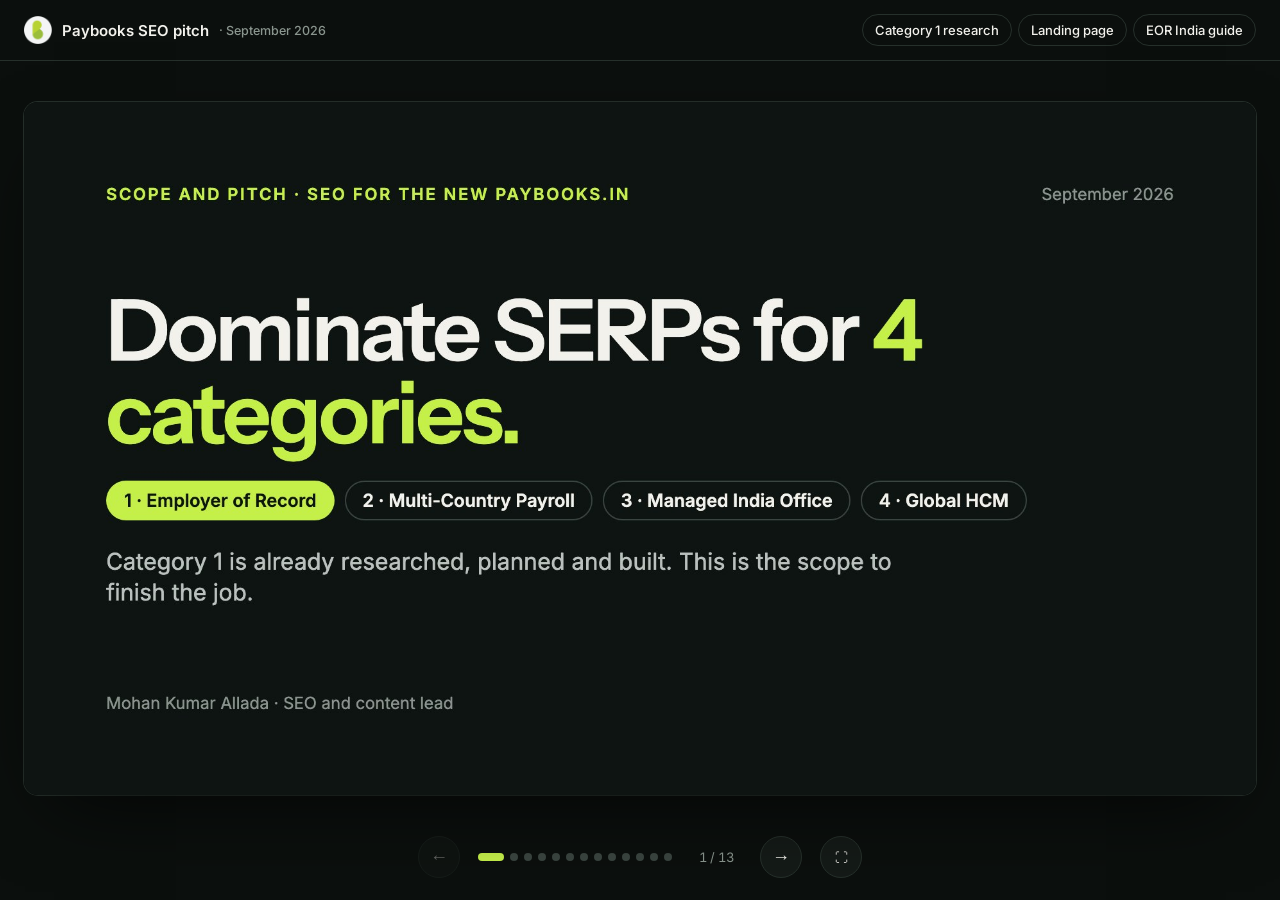
<file: deck/index.html>
<!doctype html><html lang="en"><head><meta charset="utf-8"><meta name="viewport" content="width=device-width,initial-scale=1">
<title>Paybooks SEO Pitch</title><meta name="robots" content="noindex,nofollow">
<meta name="description" content="Scope and pitch: SEO for the new paybooks.in across four categories.">
<link rel="icon" href="../assets/mark.png">
<link rel="preconnect" href="https://fonts.googleapis.com"><link href="https://fonts.googleapis.com/css2?family=Inter:wght@500;600&display=swap" rel="stylesheet">
<style>
:root{--bg:#0B0F0D;--panel:#141A17;--line:#26302B;--ink:#F2F1EC;--mute:#8A958E;--lime:#C5F04A}
*{box-sizing:border-box;margin:0;padding:0}
html,body{height:100%;background:var(--bg);color:var(--ink);font-family:Inter,system-ui,sans-serif}
body{display:flex;flex-direction:column;min-height:100vh}
.top{display:flex;align-items:center;justify-content:space-between;padding:14px 24px;border-bottom:1px solid var(--line)}
.brand{display:flex;align-items:center;gap:10px;font-weight:600;font-size:15px}
.brand img{width:28px;height:28px;border-radius:8px}
.brand small{color:var(--mute);font-weight:500}
.links{display:flex;gap:6px;flex-wrap:wrap}
.links a{color:var(--ink);text-decoration:none;font-size:13px;font-weight:500;padding:7px 12px;border:1px solid var(--line);border-radius:999px}
.links a:hover{border-color:var(--lime);color:var(--lime)}
.stage{flex:1;display:flex;align-items:center;justify-content:center;padding:24px;min-height:0}
.frame{position:relative;width:min(100%, calc((100vh - 170px) * 16 / 9));aspect-ratio:16/9;border-radius:14px;overflow:hidden;background:#000;box-shadow:0 30px 80px -30px rgba(0,0,0,.8),0 0 0 1px var(--line)}
.slide{position:absolute;inset:0;opacity:0;visibility:hidden;transition:opacity .35s ease,visibility .35s}
.slide.on{opacity:1;visibility:visible}
.slide img{display:block;width:100%;height:100%;pointer-events:none}
.hot{position:absolute;border-radius:6px;transition:background .15s}
.hot:hover{background:rgba(197,240,74,.18)}
.bar{display:flex;align-items:center;justify-content:center;gap:18px;padding:0 24px 22px}
.nav{width:42px;height:42px;border-radius:50%;border:1px solid var(--line);background:var(--panel);color:var(--ink);font-size:18px;cursor:pointer;display:grid;place-items:center}
.nav:hover{border-color:var(--lime);color:var(--lime)}
.nav:disabled{opacity:.35;cursor:default;border-color:var(--line);color:var(--ink)}
.dots{display:flex;gap:6px}
.dot{width:8px;height:8px;border-radius:999px;border:0;background:#3A4540;cursor:pointer;transition:width .25s,background .25s}
.dot.on{width:26px;background:var(--lime)}
.count{font-size:13px;color:var(--mute);min-width:52px;text-align:center;font-variant-numeric:tabular-nums}
.fs{font-size:13px;font-weight:500}
.tip{display:none;text-align:center;color:var(--mute);font-size:12.5px;padding:10px 16px 0}
@media (max-width:700px){.top{flex-direction:column;gap:10px;padding:12px 16px}.stage{padding:16px}.frame{width:100%;border-radius:10px}.dots{display:none}.bar{padding:0 16px 18px}}
/* Phone, upright: every slide stacked at full width */
@media (max-width:700px) and (orientation:portrait){.stage{display:block;padding:16px}.frame{aspect-ratio:auto;background:none;box-shadow:none;overflow:visible;border-radius:0}.slide{position:relative;inset:auto;opacity:1;visibility:visible;margin-bottom:14px;border-radius:10px;overflow:hidden;box-shadow:0 0 0 1px var(--line)}.slide img{height:auto}.bar{display:none}.tip{display:block}}
/* Phone, sideways: the slide fills the screen; tap or swipe to move */
@media (max-height:520px) and (orientation:landscape){.top,.bar{display:none}.stage{padding:0}.frame{width:min(100vw,calc(100vh * 16 / 9));border-radius:0;box-shadow:none}}
</style></head><body>
<header class="top"><div class="brand"><img src="../assets/mark.png" alt="">Paybooks SEO pitch <small>· September 2026</small></div>
<nav class="links"><a href="../strategy/">Category 1 research</a><a href="../">Landing page</a><a href="../employer-of-record/india/">EOR India guide</a></nav></header>
<p class="tip">Turn your phone sideways for a larger view.</p><main class="stage"><div class="frame" id="frame"><figure class="slide on" data-i="1" aria-label="Slide 1: Dominate SERPs for 4 categories"><img src="slides/slide-01.jpg" width="1920" height="1080" alt="Slide 1: Dominate SERPs for 4 categories" loading="eager" draggable="false"></figure><figure class="slide" data-i="2" aria-label="Slide 2: Where Paybooks stands"><img src="slides/slide-02.jpg" width="1920" height="1080" alt="Slide 2: Where Paybooks stands" loading="eager" draggable="false"></figure><figure class="slide" data-i="3" aria-label="Slide 3: The prize"><img src="slides/slide-03.jpg" width="1920" height="1080" alt="Slide 3: The prize" loading="lazy" draggable="false"></figure><figure class="slide" data-i="4" aria-label="Slide 4: Category 1 research"><img src="slides/slide-04.jpg" width="1920" height="1080" alt="Slide 4: Category 1 research" loading="lazy" draggable="false"><a class="hot" href="https://employer-of-record-eor-lp-design-livid.vercel.app/strategy/" target="_blank" rel="noopener" aria-label="Open link" style="left:27.708%;top:90.926%;width:35.104%;height:3.611%"></a></figure><figure class="slide" data-i="5" aria-label="Slide 5: Diagnosis"><img src="slides/slide-05.jpg" width="1920" height="1080" alt="Slide 5: Diagnosis" loading="lazy" draggable="false"><a class="hot" href="https://paybooks.in/article/employer-of-record-in-india-fast-compliant-expansion-for-startups/" target="_blank" rel="noopener" aria-label="Open link" style="left:45.885%;top:41.667%;width:25.469%;height:3.704%"></a><a class="hot" href="https://paybooks.in/article/why-global-tech-startups-are-using-employer-of-record-india-in-2026/" target="_blank" rel="noopener" aria-label="Open link" style="left:74.531%;top:41.667%;width:17.969%;height:3.704%"></a><a class="hot" href="https://paybooks.in/article/why-global-tech-startups-are-using-employer-of-record-india-in-2026/" target="_blank" rel="noopener" aria-label="Open link" style="left:45.417%;top:44.907%;width:14.948%;height:3.704%"></a><a class="hot" href="https://paybooks.in/eor/" target="_blank" rel="noopener" aria-label="Open link" style="left:45.417%;top:53.148%;width:10.156%;height:3.704%"></a><a class="hot" href="https://paybooks.in/eor-2/" target="_blank" rel="noopener" aria-label="Open link" style="left:57.865%;top:53.148%;width:11.354%;height:3.704%"></a><a class="hot" href="https://paybooks.in/article/what-does-an-eor-in-india-actually-cost/" target="_blank" rel="noopener" aria-label="Open link" style="left:45.885%;top:76.111%;width:20.677%;height:3.704%"></a></figure><figure class="slide" data-i="6" aria-label="Slide 6: Category 1 strategy"><img src="slides/slide-06.jpg" width="1920" height="1080" alt="Slide 6: Category 1 strategy" loading="lazy" draggable="false"></figure><figure class="slide" data-i="7" aria-label="Slide 7: Proof of work"><img src="slides/slide-07.jpg" width="1920" height="1080" alt="Slide 7: Proof of work" loading="lazy" draggable="false"><a class="hot" href="https://employer-of-record-eor-lp-design-livid.vercel.app/strategy/" target="_blank" rel="noopener" aria-label="Open link" style="left:8.490%;top:63.981%;width:13.177%;height:3.611%"></a><a class="hot" href="https://employer-of-record-eor-lp-design-livid.vercel.app/" target="_blank" rel="noopener" aria-label="Open link" style="left:37.865%;top:59.537%;width:10.885%;height:3.611%"></a><a class="hot" href="https://employer-of-record-eor-lp-design-livid.vercel.app/employer-of-record/india/" target="_blank" rel="noopener" aria-label="Open link" style="left:67.240%;top:59.537%;width:11.302%;height:3.611%"></a></figure><figure class="slide" data-i="8" aria-label="Slide 8: Scope and ongoing support"><img src="slides/slide-08.jpg" width="1920" height="1080" alt="Slide 8: Scope and ongoing support" loading="lazy" draggable="false"></figure><figure class="slide" data-i="9" aria-label="Slide 9: Deliverables and timeline"><img src="slides/slide-09.jpg" width="1920" height="1080" alt="Slide 9: Deliverables and timeline" loading="lazy" draggable="false"></figure><figure class="slide" data-i="10" aria-label="Slide 10: Who you get"><img src="slides/slide-10.jpg" width="1920" height="1080" alt="Slide 10: Who you get" loading="lazy" draggable="false"><a class="hot" href="https://www.linkedin.com/in/mohankumarallada/" target="_blank" rel="noopener" aria-label="Open link" style="left:12.812%;top:90.926%;width:21.458%;height:3.611%"></a></figure><figure class="slide" data-i="11" aria-label="Slide 11: In their words"><img src="slides/slide-11.jpg" width="1920" height="1080" alt="Slide 11: In their words" loading="lazy" draggable="false"><a class="hot" href="https://www.linkedin.com/in/mohankumarallada/" target="_blank" rel="noopener" aria-label="Open link" style="left:23.385%;top:90.926%;width:5.781%;height:3.611%"></a></figure><figure class="slide" data-i="12" aria-label="Slide 12: Quotation"><img src="slides/slide-12.jpg" width="1920" height="1080" alt="Slide 12: Quotation" loading="lazy" draggable="false"></figure><figure class="slide" data-i="13" aria-label="Slide 13: Next step"><img src="slides/slide-13.jpg" width="1920" height="1080" alt="Slide 13: Next step" loading="lazy" draggable="false"><a class="hot" href="https://www.linkedin.com/in/mohankumarallada/" target="_blank" rel="noopener" aria-label="Open link" style="left:68.698%;top:84.630%;width:24.948%;height:3.981%"></a></figure></div></main>
<div class="bar"><button class="nav" id="prev" aria-label="Previous slide">&#8592;</button><div class="dots"><button class="dot on" data-go="1" aria-label="Go to slide 1"></button><button class="dot" data-go="2" aria-label="Go to slide 2"></button><button class="dot" data-go="3" aria-label="Go to slide 3"></button><button class="dot" data-go="4" aria-label="Go to slide 4"></button><button class="dot" data-go="5" aria-label="Go to slide 5"></button><button class="dot" data-go="6" aria-label="Go to slide 6"></button><button class="dot" data-go="7" aria-label="Go to slide 7"></button><button class="dot" data-go="8" aria-label="Go to slide 8"></button><button class="dot" data-go="9" aria-label="Go to slide 9"></button><button class="dot" data-go="10" aria-label="Go to slide 10"></button><button class="dot" data-go="11" aria-label="Go to slide 11"></button><button class="dot" data-go="12" aria-label="Go to slide 12"></button><button class="dot" data-go="13" aria-label="Go to slide 13"></button></div>
<span class="count" id="count">1 / 13</span><button class="nav" id="next" aria-label="Next slide">&#8594;</button>
<button class="nav fs" id="fs" aria-label="Full screen" title="Full screen">&#x26F6;</button></div>
<script>
(function(){var s=[].slice.call(document.querySelectorAll('.slide')),d=[].slice.call(document.querySelectorAll('.dot')),n=s.length,c=0,
cnt=document.getElementById('count'),pv=document.getElementById('prev'),nx=document.getElementById('next'),fr=document.getElementById('frame');
function go(i){c=Math.max(0,Math.min(n-1,i));s.forEach(function(e,k){e.classList.toggle('on',k===c)});d.forEach(function(e,k){e.classList.toggle('on',k===c)});
cnt.textContent=(c+1)+' / '+n;pv.disabled=c===0;nx.disabled=c===n-1;var im=s[Math.min(n-1,c+1)].querySelector('img');im.loading='eager';
try{history.replaceState(null,'','#'+(c+1))}catch(e){}}
pv.onclick=function(){go(c-1)};nx.onclick=function(){go(c+1)};
d.forEach(function(e){e.onclick=function(){go(+e.dataset.go-1)}});
document.addEventListener('keydown',function(e){if(['ArrowRight','PageDown',' '].indexOf(e.key)>-1){e.preventDefault();go(c+1)}
else if(['ArrowLeft','PageUp'].indexOf(e.key)>-1){e.preventDefault();go(c-1)}else if(e.key==='Home')go(0);else if(e.key==='End')go(n-1)});
fr.addEventListener('click',function(e){if(e.target.closest('.hot'))return;var r=fr.getBoundingClientRect();go(e.clientX-r.left<r.width/3?c-1:c+1)});
var x0=null;fr.addEventListener('touchstart',function(e){x0=e.touches[0].clientX},{passive:true});
fr.addEventListener('touchend',function(e){if(x0===null)return;var dx=e.changedTouches[0].clientX-x0;if(Math.abs(dx)>40)go(dx<0?c+1:c-1);x0=null});
document.getElementById('fs').onclick=function(){var el=document.documentElement;if(!document.fullscreenElement){(el.requestFullscreen||el.webkitRequestFullscreen).call(el)}else{document.exitFullscreen()}};
var h=parseInt(location.hash.slice(1),10);go(h>0?h-1:0)})();
</script>
<script src="../assets/protect.js" defer></script></body></html>
</file>
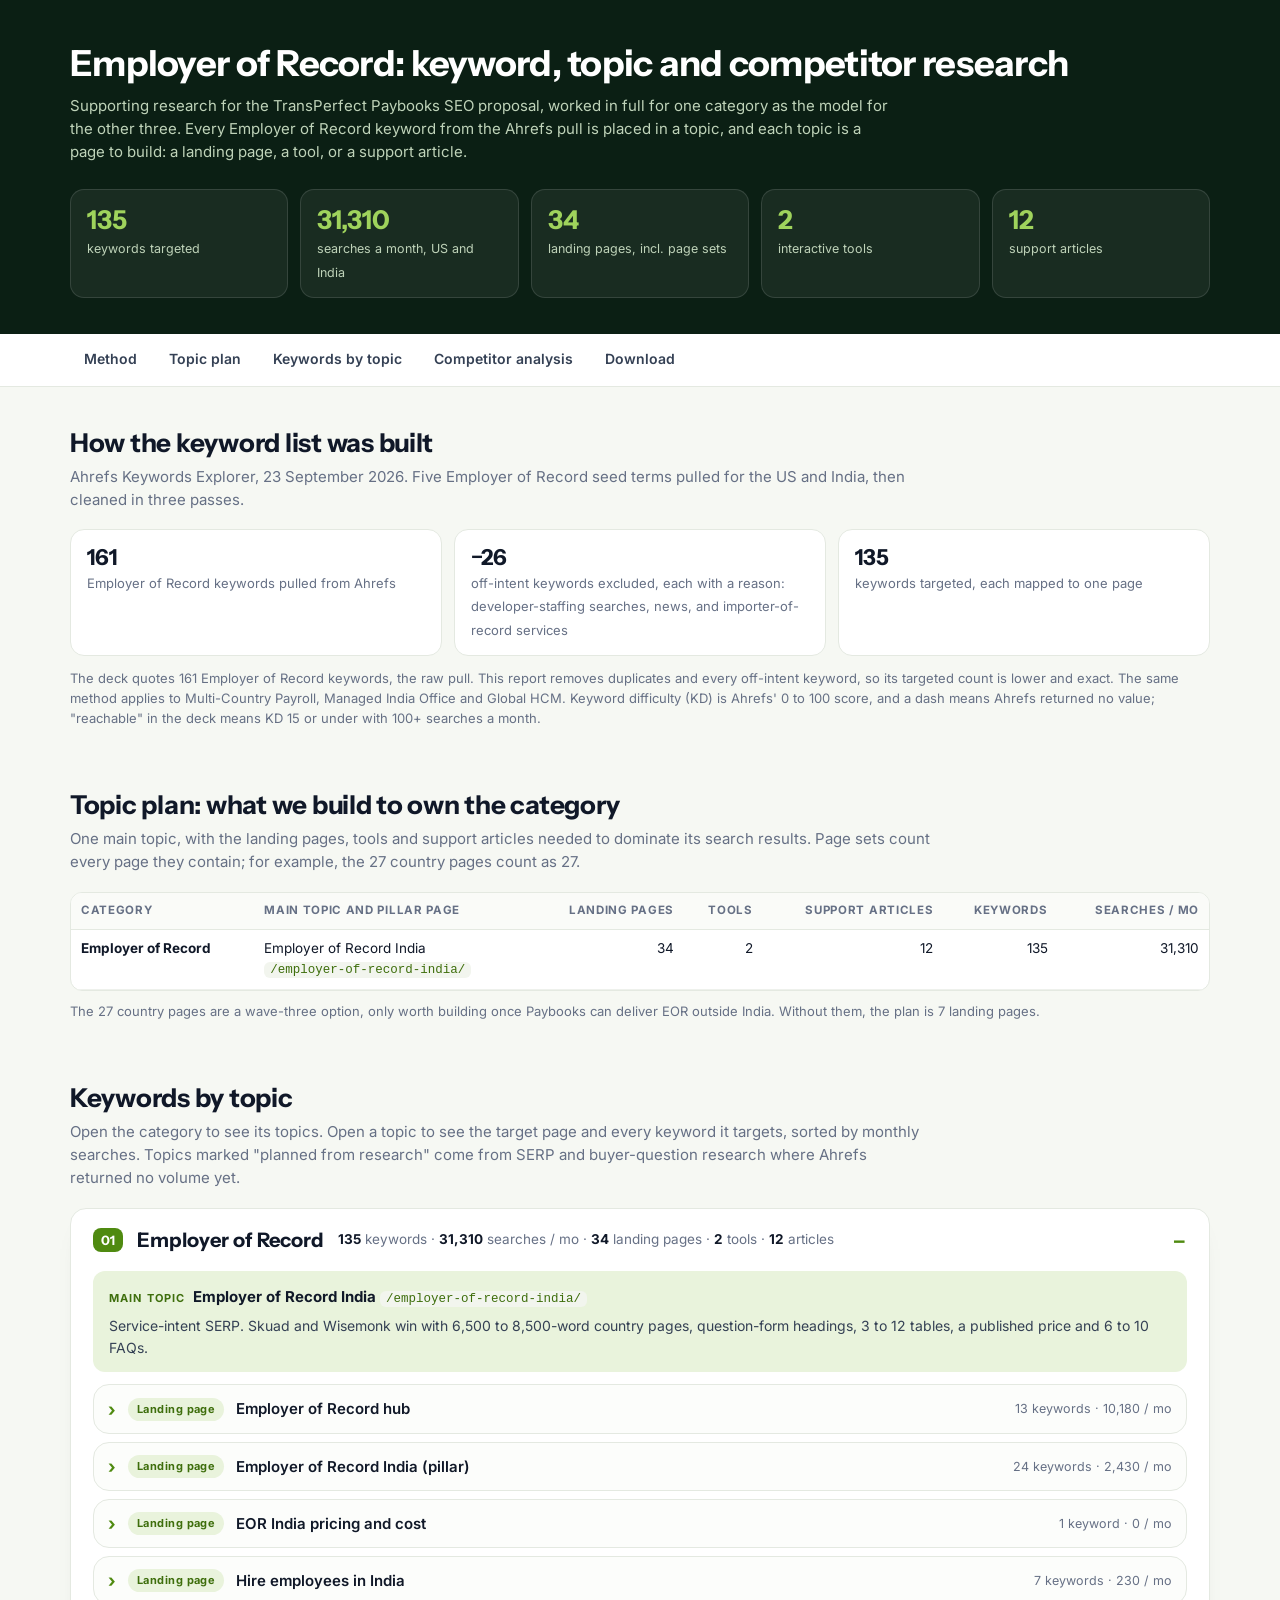
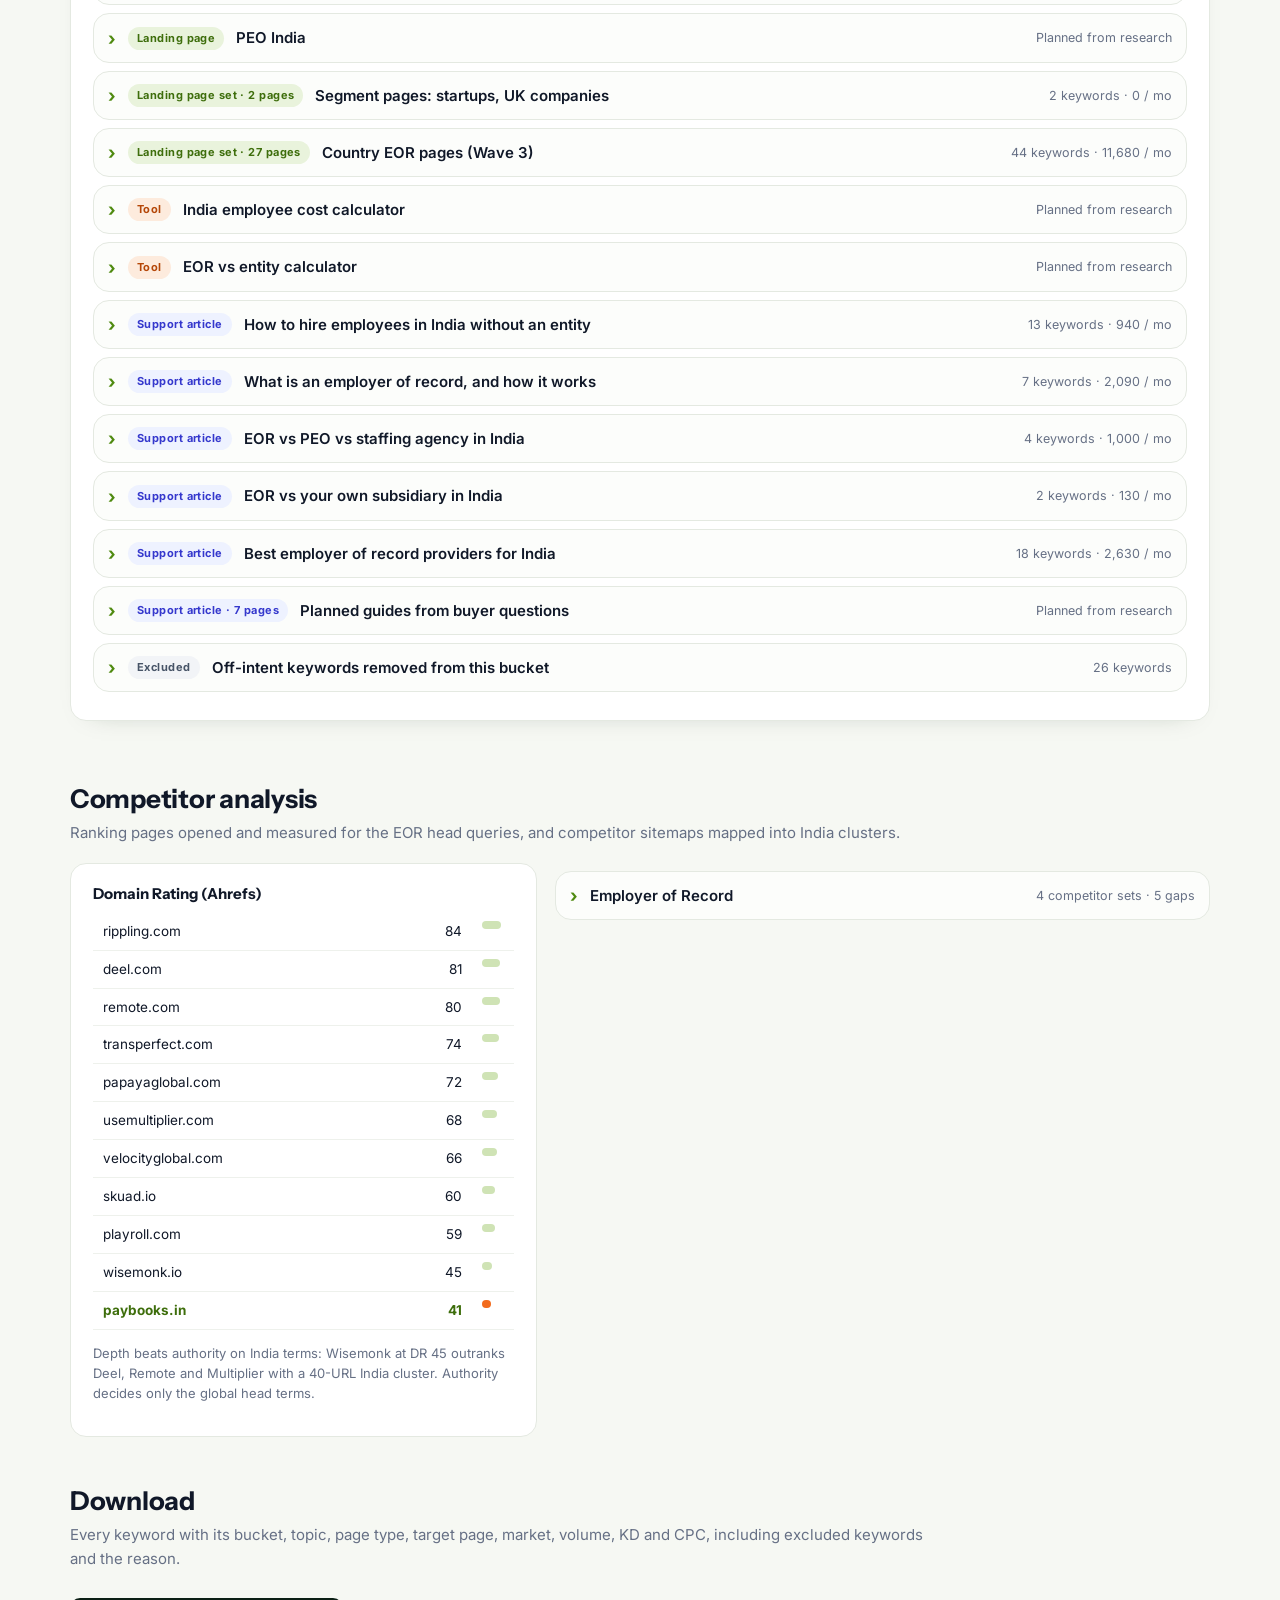
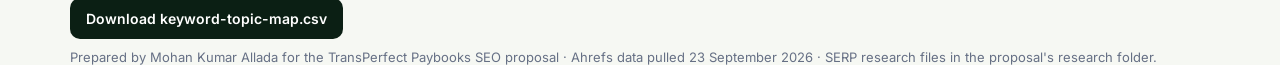
<file: research/index.html>
<!DOCTYPE html><html lang="en"><head><meta charset="utf-8"><meta name="viewport" content="width=device-width,initial-scale=1">
<title>EOR Keyword Research</title><meta name="robots" content="noindex,nofollow">
<link href="https://fonts.googleapis.com/css2?family=Instrument+Sans:wght@500;600;700&family=Inter:wght@400;500;600&display=swap" rel="stylesheet">
<style>
:root{--ink:#101828;--ink2:#344054;--muted:#667085;--line:#E4E9E1;--bg:#F6F8F3;--card:#fff;--green:#4F8A10;--g600:#3E6E0C;--g100:#E9F3DC;--forest:#0B1F14;--orange:#F26B1D;--o100:#FDEBDD}
*{box-sizing:border-box}body{margin:0;background:var(--bg);color:var(--ink);font:15px/1.55 Inter,system-ui,sans-serif}
.wrap{max-width:1180px;margin:0 auto;padding:0 20px}
header{background:var(--forest);color:#fff;padding:44px 0 36px}header h1{font:700 36px/1.1 "Instrument Sans",sans-serif;margin:0 0 10px;letter-spacing:-.02em}
header p{color:#BFD3B9;margin:0;max-width:820px}
.kpis{display:grid;grid-template-columns:repeat(5,1fr);gap:12px;margin-top:26px}
.kpi{background:rgba(255,255,255,.06);border:1px solid rgba(255,255,255,.12);border-radius:14px;padding:14px 16px}
.kpi b{display:block;font:700 26px "Instrument Sans";color:#9FD35C}.kpi span{font-size:12.5px;color:#BFD3B9}
nav{position:sticky;top:0;z-index:5;background:#fff;border-bottom:1px solid var(--line)}nav .wrap{display:flex;gap:4px;overflow:auto}
nav a{padding:14px 14px;color:var(--ink2);text-decoration:none;font-weight:600;font-size:14px;white-space:nowrap;border-bottom:2px solid transparent}nav a:hover{color:var(--g600);border-color:var(--green)}
section{padding:40px 0 8px}h2{font:700 26px "Instrument Sans";margin:0 0 6px;letter-spacing:-.01em}.lead{color:var(--muted);margin:0 0 18px;max-width:860px}
.card{background:var(--card);border:1px solid var(--line);border-radius:16px;padding:20px 22px}
.funnel{display:grid;grid-template-columns:repeat(3,1fr);gap:12px}.funnel div{background:#fff;border:1px solid var(--line);border-radius:14px;padding:14px 16px}
.funnel b{display:block;font:700 22px "Instrument Sans"}.funnel span{font-size:13px;color:var(--muted)}
table{width:100%;border-collapse:collapse;font-size:13.5px}th{text-align:left;font-size:11.5px;letter-spacing:.06em;text-transform:uppercase;color:var(--muted);padding:9px 10px;border-bottom:1px solid var(--line);background:#FAFBF8}
td{padding:8px 10px;border-bottom:1px solid #EEF1EC;vertical-align:top}.n{text-align:right;white-space:nowrap}.tw{overflow-x:auto;border:1px solid var(--line);border-radius:12px;background:#fff}
code{font-size:12.5px;background:#F2F5EE;border-radius:6px;padding:1px 6px;color:var(--g600)}
details{border-radius:16px}summary{cursor:pointer;list-style:none}summary::-webkit-details-marker{display:none}
.bucket{background:#fff;border:1px solid var(--line);margin:0 0 14px;box-shadow:0 10px 26px -22px rgba(16,40,20,.35)}
.bucket>summary{display:flex;align-items:center;gap:14px;padding:18px 22px;flex-wrap:wrap}
.bucket>summary::after{content:"+";margin-left:auto;font:600 22px Inter;color:var(--green)}.bucket[open]>summary::after{content:"−"}
.bn{font:700 13px "Instrument Sans";color:#fff;background:var(--green);border-radius:8px;padding:4px 8px}.btitle{font:700 20px "Instrument Sans"}
.bstats{font-size:13.5px;color:var(--muted)}.bstats b{color:var(--ink)}
.bbody{padding:0 22px 20px}.pillar{background:var(--g100);border-radius:12px;padding:14px 16px;margin-bottom:12px}.pillar p{margin:6px 0 0;color:var(--ink2);font-size:14px}
.lab{font-size:11px;letter-spacing:.1em;text-transform:uppercase;color:var(--g600);font-weight:700;margin-right:8px}
.topic{border:1px solid var(--line);margin:8px 0;background:#FCFDFB}.topic>summary{display:flex;align-items:center;gap:12px;padding:12px 14px;flex-wrap:wrap}
.topic>summary::before{content:"›";font:700 18px Inter;color:var(--green);transition:transform .2s}.topic[open]>summary::before{transform:rotate(90deg)}
.tt{font-weight:600}.cnt{margin-left:auto;font-size:12.5px;color:var(--muted)}
.tag{font-size:11px;font-weight:700;letter-spacing:.04em;border-radius:999px;padding:3px 9px;white-space:nowrap}.tag.lp{background:var(--g100);color:var(--g600)}.tag.art{background:#EEF2FF;color:#3538CD}.tag.tool{background:var(--o100);color:#B54708}.tag.x{background:#F2F4F7;color:#475467}
.tbody{padding:0 14px 14px}.meta{font-size:13px;color:var(--ink2);margin:0 0 10px}.empty{font-size:13px;color:var(--muted);margin:0 0 8px}
.planned{margin-top:10px;font-size:13px}.planned ul{margin:6px 0 0;padding-left:18px;color:var(--ink2)}
.cols{display:grid;grid-template-columns:1.3fr 1fr;gap:18px}.cols h4{margin:4px 0 8px;font:700 14px "Instrument Sans"}.cols ul{margin:0;padding-left:18px}.cols li{margin:0 0 8px;font-size:13.5px;color:var(--ink2)}
.dr i{display:block;height:8px;border-radius:4px;background:#CFE3B5}.dr tr.me td{font-weight:700;color:var(--g600)}.dr tr.me i{background:var(--orange)}
.note{font-size:13px;color:var(--muted)}a.dl{display:inline-block;margin-top:10px;background:var(--forest);color:#fff;text-decoration:none;padding:10px 16px;border-radius:10px;font-weight:600;font-size:14px}
footer{padding:36px 0 50px;color:var(--muted);font-size:13px}
@media(max-width:800px){.kpis{grid-template-columns:1fr 1fr}.funnel{grid-template-columns:1fr 1fr}.cols{grid-template-columns:1fr}}
</style></head><body>
<header><div class="wrap"><h1>Employer of Record: keyword, topic and competitor research</h1>
<p>Supporting research for the TransPerfect Paybooks SEO proposal, worked in full for one category as the model for the other three. Every Employer of Record keyword from the Ahrefs pull is placed in a topic, and each topic is a page to build: a landing page, a tool, or a support article.</p>
<div class="kpis"><div class="kpi"><b>135</b><span>keywords targeted</span></div><div class="kpi"><b>31,310</b><span>searches a month, US and India</span></div>
<div class="kpi"><b>34</b><span>landing pages, incl. page sets</span></div><div class="kpi"><b>2</b><span>interactive tools</span></div><div class="kpi"><b>12</b><span>support articles</span></div></div></div></header>
<nav><div class="wrap"><a href="#method">Method</a><a href="#plan">Topic plan</a><a href="#buckets">Keywords by topic</a><a href="#competitors">Competitor analysis</a><a href="#download">Download</a></div></nav>
<main class="wrap">
<section id="method"><h2>How the keyword list was built</h2><p class="lead">Ahrefs Keywords Explorer, 23 September 2026. Five Employer of Record seed terms pulled for the US and India, then cleaned in three passes.</p>
<div class="funnel"><div><b>161</b><span>Employer of Record keywords pulled from Ahrefs</span></div>
<div><b>−26</b><span>off-intent keywords excluded, each with a reason: developer-staffing searches, news, and importer-of-record services</span></div>
<div><b>135</b><span>keywords targeted, each mapped to one page</span></div></div>
<p class="note" style="margin-top:12px">The deck quotes 161 Employer of Record keywords, the raw pull. This report removes duplicates and every off-intent keyword, so its targeted count is lower and exact. The same method applies to Multi-Country Payroll, Managed India Office and Global HCM. Keyword difficulty (KD) is Ahrefs' 0 to 100 score, and a dash means Ahrefs returned no value; "reachable" in the deck means KD 15 or under with 100+ searches a month.</p></section>
<section id="plan"><h2>Topic plan: what we build to own the category</h2><p class="lead">One main topic, with the landing pages, tools and support articles needed to dominate its search results. Page sets count every page they contain; for example, the 27 country pages count as 27.</p>
<div class="tw"><table><thead><tr><th>Category</th><th>Main topic and pillar page</th><th class="n">Landing pages</th><th class="n">Tools</th><th class="n">Support articles</th><th class="n">Keywords</th><th class="n">Searches / mo</th></tr></thead><tbody><tr><td><b>Employer of Record</b></td><td>Employer of Record India<br><code>/employer-of-record-india/</code></td><td class="n">34</td><td class="n">2</td><td class="n">12</td><td class="n">135</td><td class="n">31,310</td></tr>
</tbody></table></div>
<p class="note" style="margin-top:10px">The 27 country pages are a wave-three option, only worth building once Paybooks can deliver EOR outside India. Without them, the plan is 7 landing pages.</p></section>
<section id="buckets"><h2>Keywords by topic</h2><p class="lead">Open the category to see its topics. Open a topic to see the target page and every keyword it targets, sorted by monthly searches. Topics marked "planned from research" come from SERP and buyer-question research where Ahrefs returned no volume yet.</p>
<details class="bucket" open><summary><span class="bn">01</span><span class="btitle">Employer of Record</span><span class="bstats"><b>135</b> keywords · <b>31,310</b> searches / mo · <b>34</b> landing pages · <b>2</b> tools · <b>12</b> articles</span></summary><div class="bbody"><div class="pillar"><div><span class="lab">Main topic</span><b>Employer of Record India</b> <code>/employer-of-record-india/</code></div><p>Service-intent SERP. Skuad and Wisemonk win with 6,500 to 8,500-word country pages, question-form headings, 3 to 12 tables, a published price and 6 to 10 FAQs.</p></div><details class="topic"><summary><span class="tag lp">Landing page</span><span class="tt">Employer of Record hub</span><span class="cnt">13 keywords · 10,180 / mo</span></summary><div class="tbody"><p class="meta"><code>/employer-of-record/</code> · Generic head terms. The category page that frames India-first EOR and links out to every India page.</p><div class="tw"><table><thead><tr><th>Keyword</th><th>Market</th><th class="n">Volume / mo</th><th class="n">KD</th><th class="n">CPC</th></tr></thead><tbody><tr><td>employer of record</td><td>US</td><td class="n">2,800</td><td class="n">17</td><td class="n">$55.00</td></tr><tr><td>employer of record services</td><td>US</td><td class="n">1,700</td><td class="n">16</td><td class="n">$0.90</td></tr><tr><td>eor services</td><td>US</td><td class="n">1,300</td><td class="n">17</td><td class="n">$50.00</td></tr><tr><td>global employer of record</td><td>US</td><td class="n">900</td><td class="n">32</td><td class="n">$100.00</td></tr><tr><td>global eor services</td><td>US</td><td class="n">700</td><td class="n">31</td><td class="n">$35.00</td></tr><tr><td>employer of record companies</td><td>US</td><td class="n">600</td><td class="n">13</td><td class="n">$18.00</td></tr><tr><td>employer of record service</td><td>US</td><td class="n">500</td><td class="n">0</td><td class="n">$2.00</td></tr><tr><td>employer of record payroll services</td><td>US</td><td class="n">500</td><td class="n">13</td><td class="n">$0.40</td></tr><tr><td>eor employer of record</td><td>US</td><td class="n">350</td><td class="n">21</td><td class="n">$0.08</td></tr><tr><td>employer of record company</td><td>US</td><td class="n">300</td><td class="n">14</td><td class="n">$100.00</td></tr><tr><td>employer of record eor services</td><td>US</td><td class="n">250</td><td class="n">–</td><td class="n">–</td></tr><tr><td>eor global services</td><td>US</td><td class="n">200</td><td class="n">13</td><td class="n">–</td></tr><tr><td>fintech eor services</td><td>US</td><td class="n">80</td><td class="n">–</td><td class="n">–</td></tr></tbody></table></div></div></details><details class="topic"><summary><span class="tag lp">Landing page</span><span class="tt">Employer of Record India (pillar)</span><span class="cnt">24 keywords · 2,430 / mo</span></summary><div class="tbody"><p class="meta"><code>/employer-of-record-india/</code> · The core commercial page. Built as the sample landing page.</p><div class="tw"><table><thead><tr><th>Keyword</th><th>Market</th><th class="n">Volume / mo</th><th class="n">KD</th><th class="n">CPC</th></tr></thead><tbody><tr><td>employer of record services india</td><td>US</td><td class="n">300</td><td class="n">2</td><td class="n">–</td></tr><tr><td>employer of record india</td><td>US</td><td class="n">250</td><td class="n">2</td><td class="n">–</td></tr><tr><td>eor services in india</td><td>IN</td><td class="n">250</td><td class="n">–</td><td class="n">$40.00</td></tr><tr><td>eor services in india</td><td>US</td><td class="n">200</td><td class="n">1</td><td class="n">–</td></tr><tr><td>eor india</td><td>IN</td><td class="n">200</td><td class="n">–</td><td class="n">$25.00</td></tr><tr><td>eor services india</td><td>US</td><td class="n">150</td><td class="n">–</td><td class="n">–</td></tr><tr><td>eor services india</td><td>IN</td><td class="n">150</td><td class="n">–</td><td class="n">$2.50</td></tr><tr><td>eor in india</td><td>IN</td><td class="n">150</td><td class="n">–</td><td class="n">$8.00</td></tr><tr><td>eor service providers in india</td><td>IN</td><td class="n">150</td><td class="n">–</td><td class="n">$25.00</td></tr><tr><td>eor companies in india</td><td>IN</td><td class="n">150</td><td class="n">–</td><td class="n">–</td></tr><tr><td>eor service provider in india</td><td>IN</td><td class="n">80</td><td class="n">–</td><td class="n">–</td></tr><tr><td>india eor</td><td>IN</td><td class="n">60</td><td class="n">–</td><td class="n">$30.00</td></tr><tr><td>eor company in india</td><td>IN</td><td class="n">60</td><td class="n">–</td><td class="n">–</td></tr><tr><td>eor solutions india</td><td>IN</td><td class="n">50</td><td class="n">–</td><td class="n">–</td></tr><tr><td>remote eor employees in india</td><td>IN</td><td class="n">40</td><td class="n">–</td><td class="n">–</td></tr><tr><td>eor service in india</td><td>IN</td><td class="n">30</td><td class="n">–</td><td class="n">–</td></tr><tr><td>eor provider in india</td><td>IN</td><td class="n">30</td><td class="n">–</td><td class="n">–</td></tr><tr><td>india eor services</td><td>IN</td><td class="n">30</td><td class="n">–</td><td class="n">–</td></tr><tr><td>eor providers in india</td><td>IN</td><td class="n">20</td><td class="n">–</td><td class="n">–</td></tr><tr><td>eor and peo services india</td><td>IN</td><td class="n">20</td><td class="n">–</td><td class="n">–</td></tr><tr><td>eor service company in india</td><td>IN</td><td class="n">20</td><td class="n">–</td><td class="n">–</td></tr><tr><td>eor solutions in india</td><td>IN</td><td class="n">20</td><td class="n">–</td><td class="n">–</td></tr><tr><td>eor companies india</td><td>IN</td><td class="n">10</td><td class="n">–</td><td class="n">–</td></tr><tr><td>employer of record eor in india</td><td>IN</td><td class="n">10</td><td class="n">–</td><td class="n">–</td></tr></tbody></table></div></div></details><details class="topic"><summary><span class="tag lp">Landing page</span><span class="tt">EOR India pricing and cost</span><span class="cnt">1 keyword · 0 / mo</span></summary><div class="tbody"><p class="meta"><code>/employer-of-record-india/pricing/</code> · Fee table, statutory costs, worked examples in USD and INR, hidden-fee checklist.</p><div class="tw"><table><thead><tr><th>Keyword</th><th>Market</th><th class="n">Volume / mo</th><th class="n">KD</th><th class="n">CPC</th></tr></thead><tbody><tr><td>how much does it cost to hire employees in india</td><td>US</td><td class="n">0</td><td class="n">–</td><td class="n">–</td></tr></tbody></table></div></div></details><details class="topic"><summary><span class="tag lp">Landing page</span><span class="tt">Hire employees in India</span><span class="cnt">7 keywords · 230 / mo</span></summary><div class="tbody"><p class="meta"><code>/hire-employees-in-india/</code> · Commercial twin of the how-to guide.</p><div class="tw"><table><thead><tr><th>Keyword</th><th>Market</th><th class="n">Volume / mo</th><th class="n">KD</th><th class="n">CPC</th></tr></thead><tbody><tr><td>hire employees in india</td><td>US</td><td class="n">150</td><td class="n">0</td><td class="n">$2.50</td></tr><tr><td>hire employees in india without entity</td><td>US</td><td class="n">30</td><td class="n">–</td><td class="n">–</td></tr><tr><td>hire employees in india without a legal entity</td><td>US</td><td class="n">20</td><td class="n">–</td><td class="n">–</td></tr><tr><td>hire employees in india without legal entity</td><td>US</td><td class="n">10</td><td class="n">–</td><td class="n">–</td></tr><tr><td>eor hiring in india</td><td>IN</td><td class="n">10</td><td class="n">–</td><td class="n">–</td></tr><tr><td>hire eor in india</td><td>IN</td><td class="n">10</td><td class="n">–</td><td class="n">–</td></tr><tr><td>hire remote employees in india</td><td>US</td><td class="n">0</td><td class="n">–</td><td class="n">–</td></tr></tbody></table></div></div></details><details class="topic"><summary><span class="tag lp">Landing page</span><span class="tt">PEO India</span><span class="cnt">Planned from research</span></summary><div class="tbody"><p class="meta"><code>/peo-india/</code> · Wisemonk runs both EOR and PEO pages; Deel has an India-specific PEO post.</p><p class="empty">No keyword in the Ahrefs pull yet. Target phrases below come from SERP and buyer-question research.</p><div class="planned"><b>Target phrases from research</b><ul><li>peo india</li><li>peo services india</li><li>peo vs eor india</li></ul></div></div></details><details class="topic"><summary><span class="tag lp">Landing page set · 2 pages</span><span class="tt">Segment pages: startups, UK companies</span><span class="cnt">2 keywords · 0 / mo</span></summary><div class="tbody"><p class="meta"><code>/eor-india-for-startups/ · /eor-india-for-uk-companies/</code> · Almost every ranking page is written for US buyers.</p><div class="tw"><table><thead><tr><th>Keyword</th><th>Market</th><th class="n">Volume / mo</th><th class="n">KD</th><th class="n">CPC</th></tr></thead><tbody><tr><td>how to hire employees for small business in india</td><td>US</td><td class="n">0</td><td class="n">–</td><td class="n">–</td></tr><tr><td>how to hire employees for startup in india</td><td>US</td><td class="n">0</td><td class="n">–</td><td class="n">–</td></tr></tbody></table></div><div class="planned"><b>Target phrases from research</b><ul><li>eor india for startups</li><li>hire in india from uk</li></ul></div></div></details><details class="topic"><summary><span class="tag lp">Landing page set · 27 pages</span><span class="tt">Country EOR pages (Wave 3)</span><span class="cnt">44 keywords · 11,680 / mo</span></summary><div class="tbody"><p class="meta"><code>/employer-of-record/[country]/</code> · KD 0 to 1 across 27 countries. Only worth building once Paybooks can deliver EOR outside India.</p><div class="tw"><table><thead><tr><th>Keyword</th><th>Market</th><th class="n">Volume / mo</th><th class="n">KD</th><th class="n">CPC</th></tr></thead><tbody><tr><td>employer of record philippines</td><td>US</td><td class="n">600</td><td class="n">0</td><td class="n">–</td></tr><tr><td>employer of record france</td><td>US</td><td class="n">500</td><td class="n">0</td><td class="n">–</td></tr><tr><td>employer of record uk</td><td>US</td><td class="n">500</td><td class="n">0</td><td class="n">–</td></tr><tr><td>employer of record australia</td><td>US</td><td class="n">450</td><td class="n">0</td><td class="n">$95.00</td></tr><tr><td>employer of record china</td><td>US</td><td class="n">450</td><td class="n">0</td><td class="n">–</td></tr><tr><td>employer of record canada</td><td>US</td><td class="n">400</td><td class="n">0</td><td class="n">–</td></tr><tr><td>employer of record singapore</td><td>US</td><td class="n">400</td><td class="n">0</td><td class="n">$50.00</td></tr><tr><td>employer of record germany</td><td>US</td><td class="n">350</td><td class="n">1</td><td class="n">$60.00</td></tr><tr><td>employer of record netherlands</td><td>US</td><td class="n">350</td><td class="n">0</td><td class="n">–</td></tr><tr><td>employer of record vietnam</td><td>US</td><td class="n">350</td><td class="n">0</td><td class="n">$80.00</td></tr><tr><td>employer of record uae</td><td>US</td><td class="n">350</td><td class="n">0</td><td class="n">$70.00</td></tr><tr><td>employer of record services philippines</td><td>US</td><td class="n">300</td><td class="n">1</td><td class="n">–</td></tr><tr><td>employer of record in switzerland</td><td>US</td><td class="n">300</td><td class="n">–</td><td class="n">–</td></tr><tr><td>employer of record mexico</td><td>US</td><td class="n">300</td><td class="n">0</td><td class="n">–</td></tr><tr><td>employer of record in poland</td><td>US</td><td class="n">300</td><td class="n">–</td><td class="n">–</td></tr><tr><td>eor services middle east</td><td>US</td><td class="n">300</td><td class="n">–</td><td class="n">–</td></tr><tr><td>employer of record switzerland</td><td>US</td><td class="n">250</td><td class="n">0</td><td class="n">–</td></tr><tr><td>employer of record in slovakia</td><td>US</td><td class="n">250</td><td class="n">–</td><td class="n">–</td></tr><tr><td>employer of record brazil</td><td>US</td><td class="n">250</td><td class="n">0</td><td class="n">$95.00</td></tr><tr><td>employer of record turkey</td><td>US</td><td class="n">250</td><td class="n">0</td><td class="n">$0.05</td></tr><tr><td>employer of record thailand</td><td>US</td><td class="n">250</td><td class="n">0</td><td class="n">$80.00</td></tr><tr><td>employer of record czech republic</td><td>US</td><td class="n">250</td><td class="n">0</td><td class="n">$45.00</td></tr><tr><td>employer of record usa</td><td>US</td><td class="n">250</td><td class="n">1</td><td class="n">–</td></tr><tr><td>employer of record in portugal</td><td>US</td><td class="n">250</td><td class="n">–</td><td class="n">–</td></tr><tr><td>employer of record luxembourg</td><td>US</td><td class="n">250</td><td class="n">0</td><td class="n">$75.00</td></tr><tr><td>employer of record south korea</td><td>US</td><td class="n">200</td><td class="n">0</td><td class="n">$60.00</td></tr><tr><td>employer of record guatemala</td><td>US</td><td class="n">200</td><td class="n">0</td><td class="n">$35.00</td></tr><tr><td>employer of record in honduras</td><td>US</td><td class="n">200</td><td class="n">–</td><td class="n">–</td></tr><tr><td>employer of record poland</td><td>US</td><td class="n">200</td><td class="n">0</td><td class="n">–</td></tr><tr><td>employer of record in south korea</td><td>US</td><td class="n">200</td><td class="n">–</td><td class="n">–</td></tr><tr><td>employer of record portugal</td><td>US</td><td class="n">200</td><td class="n">0</td><td class="n">$1.30</td></tr><tr><td>czech republic employer of record</td><td>US</td><td class="n">200</td><td class="n">–</td><td class="n">–</td></tr><tr><td>employer of record in belgium</td><td>US</td><td class="n">200</td><td class="n">–</td><td class="n">–</td></tr><tr><td>singapore employer of record</td><td>US</td><td class="n">200</td><td class="n">–</td><td class="n">–</td></tr><tr><td>employer of record in denmark</td><td>US</td><td class="n">200</td><td class="n">0</td><td class="n">–</td></tr><tr><td>employer of record in costa rica</td><td>US</td><td class="n">200</td><td class="n">–</td><td class="n">–</td></tr><tr><td>eor services gcc</td><td>US</td><td class="n">200</td><td class="n">–</td><td class="n">–</td></tr><tr><td>eor services mena</td><td>US</td><td class="n">200</td><td class="n">–</td><td class="n">–</td></tr><tr><td>eor services poland</td><td>US</td><td class="n">150</td><td class="n">–</td><td class="n">–</td></tr><tr><td>eor services in germany</td><td>US</td><td class="n">100</td><td class="n">–</td><td class="n">–</td></tr><tr><td>eor services in singapore</td><td>US</td><td class="n">100</td><td class="n">0</td><td class="n">–</td></tr><tr><td>eor services germany</td><td>US</td><td class="n">100</td><td class="n">–</td><td class="n">–</td></tr><tr><td>eor services usa</td><td>US</td><td class="n">90</td><td class="n">–</td><td class="n">–</td></tr><tr><td>eor services krakow</td><td>US</td><td class="n">90</td><td class="n">–</td><td class="n">–</td></tr></tbody></table></div></div></details><details class="topic"><summary><span class="tag tool">Tool</span><span class="tt">India employee cost calculator</span><span class="cnt">Planned from research</span></summary><div class="tbody"><p class="meta"><code>/tools/india-employee-cost-calculator/</code> · Every competitor has one; ours adds a Labour Codes wage-floor toggle.</p><p class="empty">No keyword in the Ahrefs pull yet. Target phrases below come from SERP and buyer-question research.</p><div class="planned"><b>Target phrases from research</b><ul><li>india employee cost calculator</li><li>ctc calculator</li></ul></div></div></details><details class="topic"><summary><span class="tag tool">Tool</span><span class="tt">EOR vs entity calculator</span><span class="cnt">Planned from research</span></summary><div class="tbody"><p class="meta"><code>/tools/eor-vs-entity-calculator-india/</code> · Deel and Wisemonk both have one.</p><p class="empty">No keyword in the Ahrefs pull yet. Target phrases below come from SERP and buyer-question research.</p><div class="planned"><b>Target phrases from research</b><ul><li>eor vs entity cost india</li></ul></div></div></details><details class="topic"><summary><span class="tag art">Support article</span><span class="tt">How to hire employees in India without an entity</span><span class="cnt">13 keywords · 940 / mo</span></summary><div class="tbody"><p class="meta"><code>Guide</code> · Three-routes table, permanent establishment and misclassification sections.</p><div class="tw"><table><thead><tr><th>Keyword</th><th>Market</th><th class="n">Volume / mo</th><th class="n">KD</th><th class="n">CPC</th></tr></thead><tbody><tr><td>what&#x27;s the best way to hire employees in india</td><td>US</td><td class="n">300</td><td class="n">–</td><td class="n">–</td></tr><tr><td>how to legally hire someone in india from the us</td><td>US</td><td class="n">300</td><td class="n">–</td><td class="n">–</td></tr><tr><td>how to hire employees in india</td><td>US</td><td class="n">150</td><td class="n">–</td><td class="n">$15.00</td></tr><tr><td>best way to hire employees in india</td><td>US</td><td class="n">100</td><td class="n">–</td><td class="n">$2.50</td></tr><tr><td>can a foreign company hire employees in india</td><td>US</td><td class="n">40</td><td class="n">–</td><td class="n">$15.00</td></tr><tr><td>how to hire employees in india through eor</td><td>US</td><td class="n">20</td><td class="n">–</td><td class="n">–</td></tr><tr><td>how to hire employees in india through an eor</td><td>US</td><td class="n">10</td><td class="n">–</td><td class="n">–</td></tr><tr><td>how to hire remote employees in india</td><td>US</td><td class="n">10</td><td class="n">–</td><td class="n">–</td></tr><tr><td>how do i hire employees in india?</td><td>US</td><td class="n">10</td><td class="n">–</td><td class="n">–</td></tr><tr><td>how to hire employees online in india</td><td>US</td><td class="n">0</td><td class="n">–</td><td class="n">–</td></tr><tr><td>best website to hire employees in india</td><td>US</td><td class="n">0</td><td class="n">–</td><td class="n">–</td></tr><tr><td>best platform to hire employees in india</td><td>US</td><td class="n">0</td><td class="n">–</td><td class="n">–</td></tr><tr><td>how to hire employees in the us from india</td><td>US</td><td class="n">0</td><td class="n">0</td><td class="n">–</td></tr></tbody></table></div></div></details><details class="topic"><summary><span class="tag art">Support article</span><span class="tt">What is an employer of record, and how it works</span><span class="cnt">7 keywords · 2,090 / mo</span></summary><div class="tbody"><p class="meta"><code>Guide</code> · Definition intent; feeds AI answers.</p><div class="tw"><table><thead><tr><th>Keyword</th><th>Market</th><th class="n">Volume / mo</th><th class="n">KD</th><th class="n">CPC</th></tr></thead><tbody><tr><td>what is an employer of record</td><td>US</td><td class="n">600</td><td class="n">24</td><td class="n">$4.00</td></tr><tr><td>employer of record meaning</td><td>US</td><td class="n">500</td><td class="n">31</td><td class="n">$11.00</td></tr><tr><td>how do eor services work in the philippines</td><td>US</td><td class="n">300</td><td class="n">–</td><td class="n">–</td></tr><tr><td>what is employer of record</td><td>US</td><td class="n">250</td><td class="n">25</td><td class="n">$4.00</td></tr><tr><td>employer of record pros and cons</td><td>US</td><td class="n">200</td><td class="n">–</td><td class="n">–</td></tr><tr><td>eor services meaning</td><td>US</td><td class="n">150</td><td class="n">12</td><td class="n">$19.00</td></tr><tr><td>how do employer of record (eor) services work</td><td>US</td><td class="n">90</td><td class="n">–</td><td class="n">–</td></tr></tbody></table></div></div></details><details class="topic"><summary><span class="tag art">Support article</span><span class="tt">EOR vs PEO vs staffing agency in India</span><span class="cnt">4 keywords · 1,000 / mo</span></summary><div class="tbody"><p class="meta"><code>Guide</code> · No page-one result is India-specific.</p><div class="tw"><table><thead><tr><th>Keyword</th><th>Market</th><th class="n">Volume / mo</th><th class="n">KD</th><th class="n">CPC</th></tr></thead><tbody><tr><td>employer of record vs peo</td><td>US</td><td class="n">350</td><td class="n">1</td><td class="n">$18.00</td></tr><tr><td>peo vs eor services</td><td>US</td><td class="n">250</td><td class="n">–</td><td class="n">–</td></tr><tr><td>employer of record vs staffing agency</td><td>US</td><td class="n">200</td><td class="n">0</td><td class="n">$5.00</td></tr><tr><td>peo vs employer of record</td><td>US</td><td class="n">200</td><td class="n">1</td><td class="n">$4.00</td></tr></tbody></table></div></div></details><details class="topic"><summary><span class="tag art">Support article</span><span class="tt">EOR vs your own subsidiary in India</span><span class="cnt">2 keywords · 130 / mo</span></summary><div class="tbody"><p class="meta"><code>Guide</code> · Cost, timeline, and the headcount where it flips.</p><div class="tw"><table><thead><tr><th>Keyword</th><th>Market</th><th class="n">Volume / mo</th><th class="n">KD</th><th class="n">CPC</th></tr></thead><tbody><tr><td>eor switch services that handle the transition</td><td>US</td><td class="n">100</td><td class="n">–</td><td class="n">–</td></tr><tr><td>entity vs eor india</td><td>IN</td><td class="n">30</td><td class="n">–</td><td class="n">–</td></tr></tbody></table></div></div></details><details class="topic"><summary><span class="tag art">Support article</span><span class="tt">Best employer of record providers for India</span><span class="cnt">18 keywords · 2,630 / mo</span></summary><div class="tbody"><p class="meta"><code>Guide</code> · Honest comparison; Paybooks appears once.</p><div class="tw"><table><thead><tr><th>Keyword</th><th>Market</th><th class="n">Volume / mo</th><th class="n">KD</th><th class="n">CPC</th></tr></thead><tbody><tr><td>best employer of record</td><td>US</td><td class="n">400</td><td class="n">1</td><td class="n">$60.00</td></tr><tr><td>best eor to hire in india</td><td>US</td><td class="n">300</td><td class="n">–</td><td class="n">–</td></tr><tr><td>top employer of record companies</td><td>US</td><td class="n">250</td><td class="n">5</td><td class="n">$30.00</td></tr><tr><td>which hr software provides top employer of record</td><td>US</td><td class="n">200</td><td class="n">–</td><td class="n">–</td></tr><tr><td>leading hr software employer of record</td><td>US</td><td class="n">200</td><td class="n">–</td><td class="n">–</td></tr><tr><td>most reliable employer of record company for hr</td><td>US</td><td class="n">200</td><td class="n">–</td><td class="n">–</td></tr><tr><td>best eor services</td><td>US</td><td class="n">200</td><td class="n">3</td><td class="n">$0.70</td></tr><tr><td>best global eor services 2025</td><td>US</td><td class="n">150</td><td class="n">7</td><td class="n">–</td></tr><tr><td>best eor provider for a digital services company</td><td>US</td><td class="n">150</td><td class="n">–</td><td class="n">–</td></tr><tr><td>top eor services for contractor management</td><td>US</td><td class="n">100</td><td class="n">–</td><td class="n">–</td></tr><tr><td>best eor services in hr software industry</td><td>US</td><td class="n">100</td><td class="n">–</td><td class="n">–</td></tr><tr><td>best eor in india</td><td>IN</td><td class="n">100</td><td class="n">–</td><td class="n">$17.00</td></tr><tr><td>best eor services in singapore</td><td>US</td><td class="n">90</td><td class="n">–</td><td class="n">–</td></tr><tr><td>best eor services in india</td><td>IN</td><td class="n">60</td><td class="n">–</td><td class="n">–</td></tr><tr><td>top eor companies in india</td><td>IN</td><td class="n">40</td><td class="n">–</td><td class="n">–</td></tr><tr><td>best eor services providers in india</td><td>IN</td><td class="n">40</td><td class="n">–</td><td class="n">–</td></tr><tr><td>best eor companies in india</td><td>IN</td><td class="n">30</td><td class="n">–</td><td class="n">–</td></tr><tr><td>best eor services india</td><td>IN</td><td class="n">20</td><td class="n">–</td><td class="n">–</td></tr></tbody></table></div></div></details><details class="topic"><summary><span class="tag art">Support article · 7 pages</span><span class="tt">Planned guides from buyer questions</span><span class="cnt">Planned from research</span></summary><div class="tbody"><p class="meta"><code>Guides</code> · Is an EOR legal in India · permanent establishment risk · contractor misclassification · Labour Codes for foreign employers · state rules when a hire moves · paying India staff from the US · moving from EOR to your own entity.</p><p class="empty">No keyword in the Ahrefs pull yet. Target phrases below come from SERP and buyer-question research.</p><div class="planned"><b>Target phrases from research</b><ul><li>is eor legal in india</li><li>permanent establishment risk india</li><li>contractor vs employee india</li><li>labour codes eor india</li><li>how to pay employees in india from us</li><li>switch from eor to entity</li></ul></div></div></details><details class="topic excl"><summary><span class="tag x">Excluded</span><span class="tt">Off-intent keywords removed from this bucket</span><span class="cnt">26 keywords</span></summary><div class="tbody"><p class="meta">Developer-staffing searches, not EOR buyers: 24 · News searches: 1 · Importer of record, a different service: 1</p><div class="tw"><table><thead><tr><th>Keyword</th><th>Market</th><th class="n">Volume / mo</th><th>Reason</th></tr></thead><tbody><tr><td>hire php developers in india</td><td>US</td><td class="n">250</td><td>Developer-staffing searches, not EOR buyers</td></tr><tr><td>employer of record news today</td><td>US</td><td class="n">200</td><td>News searches</td></tr><tr><td>hire app developers in india</td><td>US</td><td class="n">200</td><td>Developer-staffing searches, not EOR buyers</td></tr><tr><td>hire angularjs developers in india</td><td>US</td><td class="n">200</td><td>Developer-staffing searches, not EOR buyers</td></tr><tr><td>hire developers in india</td><td>US</td><td class="n">200</td><td>Developer-staffing searches, not EOR buyers</td></tr><tr><td>hire ecommerce developers in india</td><td>US</td><td class="n">200</td><td>Developer-staffing searches, not EOR buyers</td></tr><tr><td>hire seo expert in india</td><td>US</td><td class="n">200</td><td>Developer-staffing searches, not EOR buyers</td></tr><tr><td>hire shopify developers in india</td><td>US</td><td class="n">200</td><td>Developer-staffing searches, not EOR buyers</td></tr><tr><td>hire blockchain developers in india</td><td>US</td><td class="n">200</td><td>Developer-staffing searches, not EOR buyers</td></tr><tr><td>hire software developer in india</td><td>US</td><td class="n">200</td><td>Developer-staffing searches, not EOR buyers</td></tr><tr><td>hire app developer in india</td><td>US</td><td class="n">200</td><td>Developer-staffing searches, not EOR buyers</td></tr><tr><td>hire dedicated python developers in india</td><td>US</td><td class="n">200</td><td>Developer-staffing searches, not EOR buyers</td></tr><tr><td>hire web developers in india</td><td>US</td><td class="n">200</td><td>Developer-staffing searches, not EOR buyers</td></tr><tr><td>hire certified laravel developers in india</td><td>US</td><td class="n">200</td><td>Developer-staffing searches, not EOR buyers</td></tr><tr><td>hire flutter developers in india</td><td>US</td><td class="n">200</td><td>Developer-staffing searches, not EOR buyers</td></tr><tr><td>ior eor services</td><td>US</td><td class="n">150</td><td>Importer of record, a different service</td></tr><tr><td>hire node js developer in india</td><td>US</td><td class="n">150</td><td>Developer-staffing searches, not EOR buyers</td></tr><tr><td>hire java developers in india</td><td>US</td><td class="n">150</td><td>Developer-staffing searches, not EOR buyers</td></tr><tr><td>hire a developer in india</td><td>US</td><td class="n">150</td><td>Developer-staffing searches, not EOR buyers</td></tr><tr><td>hire react native developers in india</td><td>US</td><td class="n">150</td><td>Developer-staffing searches, not EOR buyers</td></tr><tr><td>hire dedicated developers in india</td><td>US</td><td class="n">150</td><td>Developer-staffing searches, not EOR buyers</td></tr><tr><td>hire android developer in india</td><td>US</td><td class="n">150</td><td>Developer-staffing searches, not EOR buyers</td></tr><tr><td>hire django developers in india</td><td>US</td><td class="n">150</td><td>Developer-staffing searches, not EOR buyers</td></tr><tr><td>hire ios developer in india</td><td>US</td><td class="n">150</td><td>Developer-staffing searches, not EOR buyers</td></tr><tr><td>hire programmers in india</td><td>US</td><td class="n">150</td><td>Developer-staffing searches, not EOR buyers</td></tr><tr><td>hire remote developers in india</td><td>US</td><td class="n">150</td><td>Developer-staffing searches, not EOR buyers</td></tr></tbody></table></div></div></details></div></details></section>
<section id="competitors"><h2>Competitor analysis</h2><p class="lead">Ranking pages opened and measured for the EOR head queries, and competitor sitemaps mapped into India clusters.</p>
<div class="cols" style="grid-template-columns:1fr 1.4fr;align-items:start"><div class="card"><h4 style="margin:0 0 10px;font:700 15px 'Instrument Sans'">Domain Rating (Ahrefs)</h4><table class="dr"><tbody><tr><td>rippling.com</td><td class="n">84</td><td><i style="width:84%"></i></td></tr><tr><td>deel.com</td><td class="n">81</td><td><i style="width:81%"></i></td></tr><tr><td>remote.com</td><td class="n">80</td><td><i style="width:80%"></i></td></tr><tr><td>transperfect.com</td><td class="n">74</td><td><i style="width:74%"></i></td></tr><tr><td>papayaglobal.com</td><td class="n">72</td><td><i style="width:72%"></i></td></tr><tr><td>usemultiplier.com</td><td class="n">68</td><td><i style="width:68%"></i></td></tr><tr><td>velocityglobal.com</td><td class="n">66</td><td><i style="width:66%"></i></td></tr><tr><td>skuad.io</td><td class="n">60</td><td><i style="width:60%"></i></td></tr><tr><td>playroll.com</td><td class="n">59</td><td><i style="width:59%"></i></td></tr><tr><td>wisemonk.io</td><td class="n">45</td><td><i style="width:45%"></i></td></tr><tr class=me><td>paybooks.in</td><td class="n">41</td><td><i style="width:41%"></i></td></tr></tbody></table>
<p class="note">Depth beats authority on India terms: Wisemonk at DR 45 outranks Deel, Remote and Multiplier with a 40-URL India cluster. Authority decides only the global head terms.</p></div>
<div><details class="topic"><summary><span class="tt">Employer of Record</span><span class="cnt">4 competitor sets · 5 gaps</span></summary><div class="tbody cols"><div><h4>Who holds the SERP</h4><ul><li><b>Wisemonk (DR 45)</b> 40+ India URLs: a service page for every commercial term, 10 tools, a blog for every objection. Outranks Deel, Remote and Multiplier on India cost and entity terms. The template to beat.</li><li><b>Skuad (DR 60)</b> One 8,500-word India page with 24 question headings and 12 tables carries the cluster; thin support around it.</li><li><b>Deel (DR 81)</b> One India landing page ($599), three India blogs, global calculators. No India cost page, no city or state pages.</li><li><b>Multiplier (DR 68) · Remote (DR 80)</b> Templated country microsites and a 9,000-word country catalogue. No India cost or Labour Codes page.</li></ul></div><div><h4>Gaps nobody covers well</h4><ul><li>Labour Codes for EOR buyers, state by state</li><li>State compliance from the foreign employer&#x27;s chair</li><li>Cost shown in both USD and INR with the FX rate stated</li><li>The EOR-to-entity move, step by step</li><li>Questions the India hire asks about being on an EOR</li></ul></div></div></details></div></div></section>
<section id="download"><h2>Download</h2><p class="lead">Every keyword with its bucket, topic, page type, target page, market, volume, KD and CPC, including excluded keywords and the reason.</p>
<a class="dl" href="keyword-topic-map.csv" download>Download keyword-topic-map.csv</a></section>
</main><footer class="wrap">Prepared by Mohan Kumar Allada for the TransPerfect Paybooks SEO proposal · Ahrefs data pulled 23 September 2026 · SERP research files in the proposal's research folder.</footer>
<script src="../assets/protect.js" defer></script></body></html>
</file>
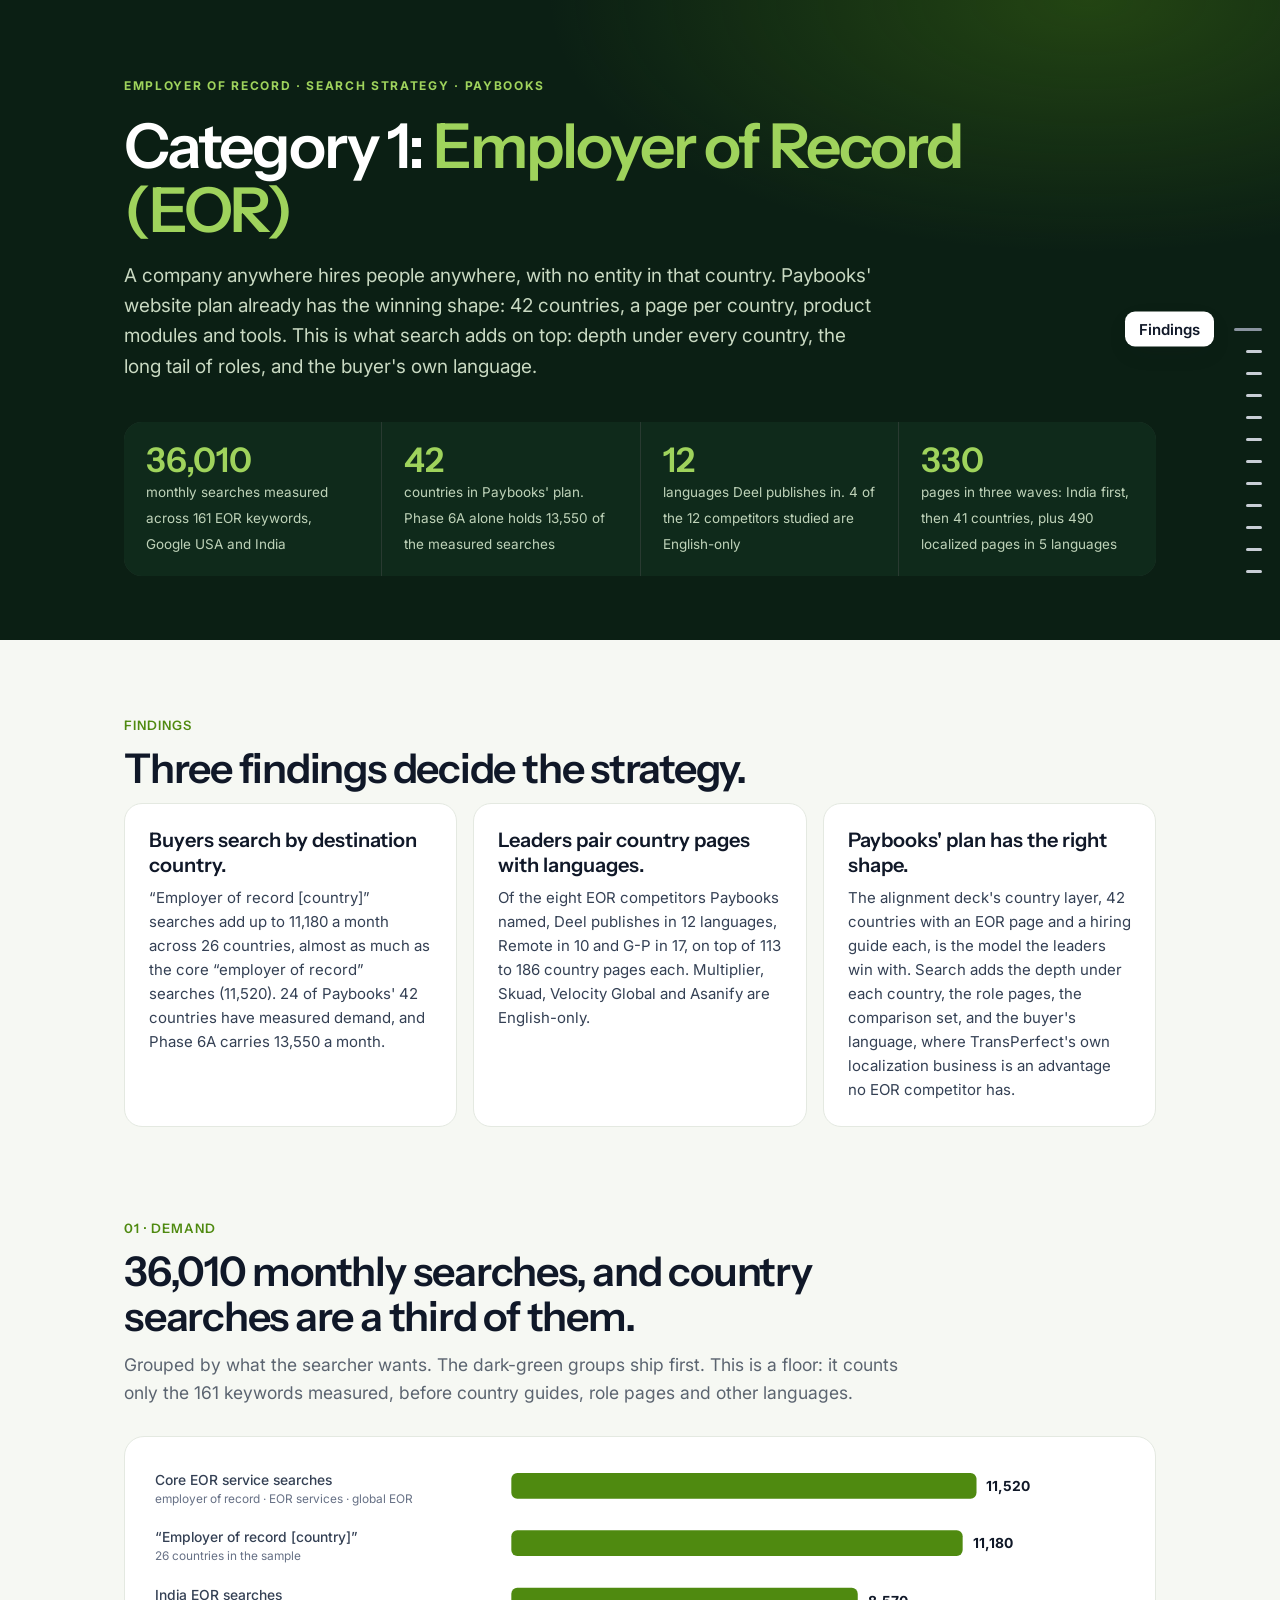
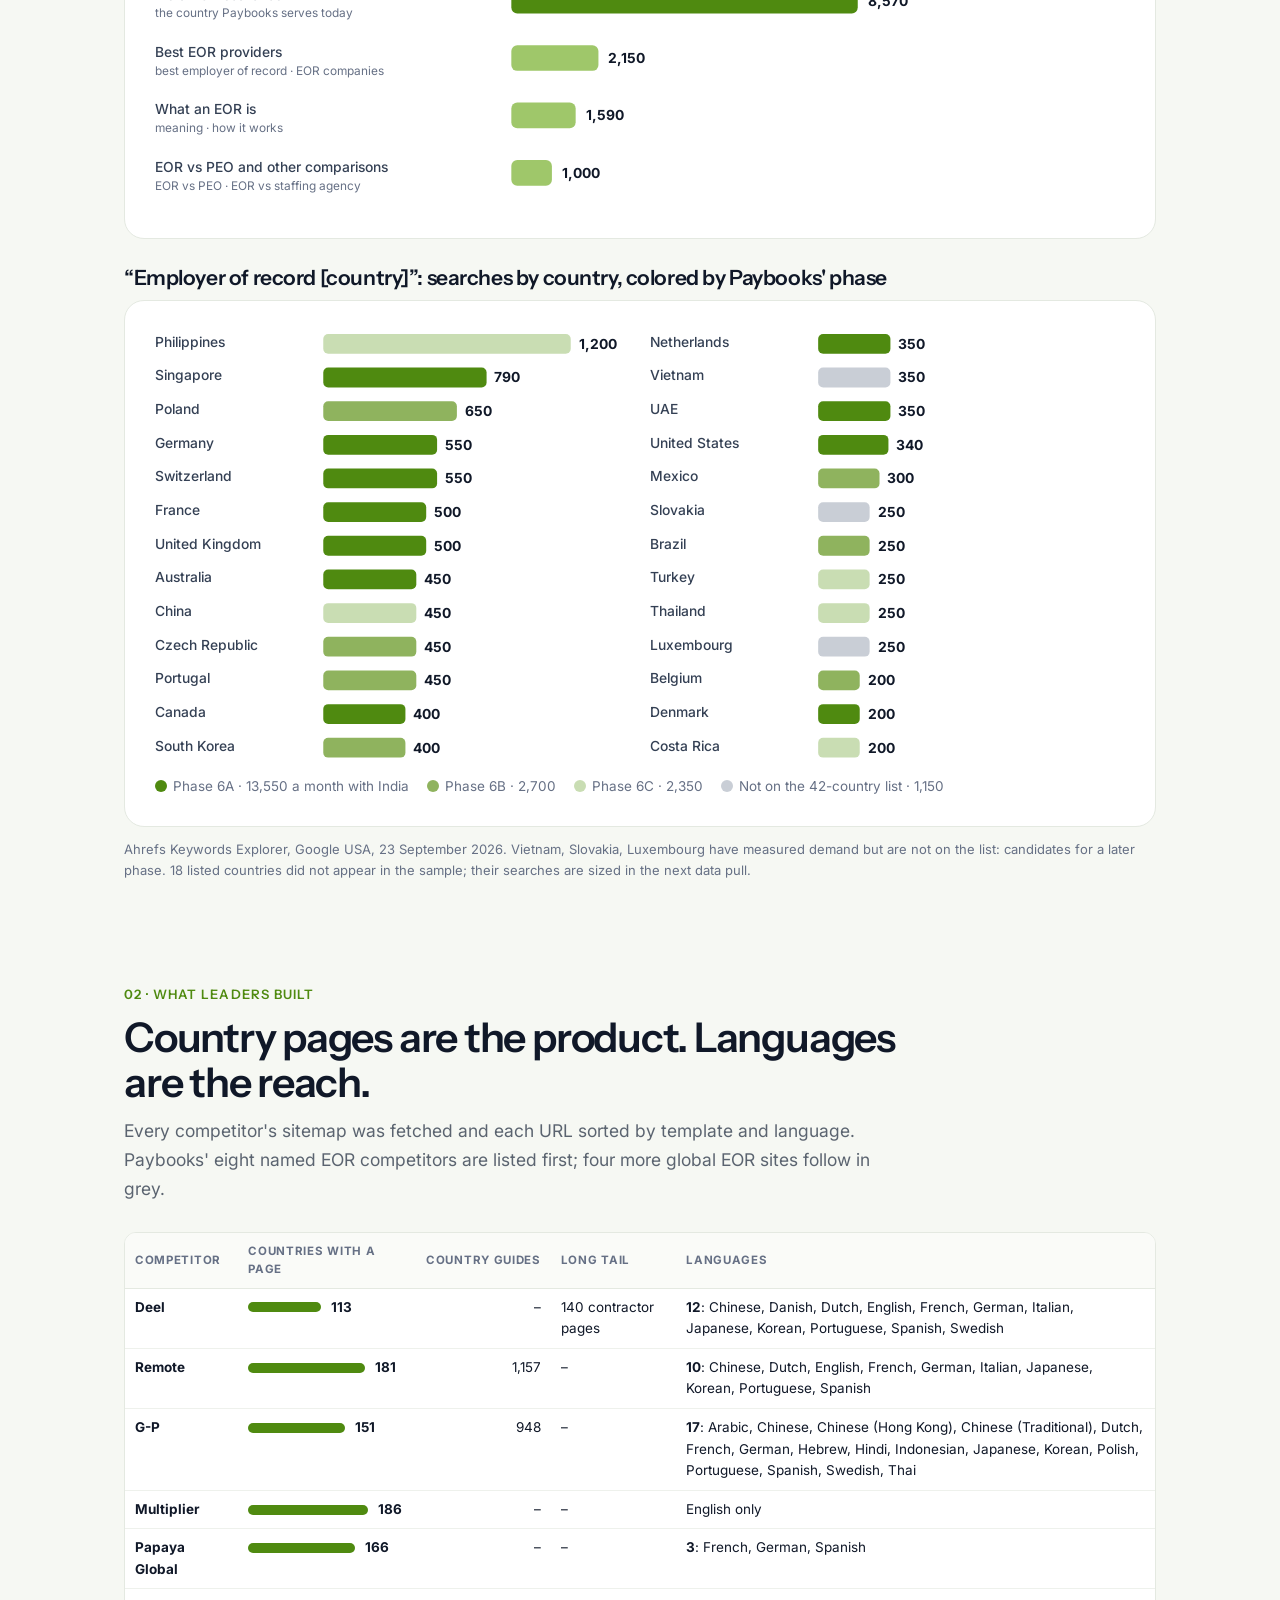
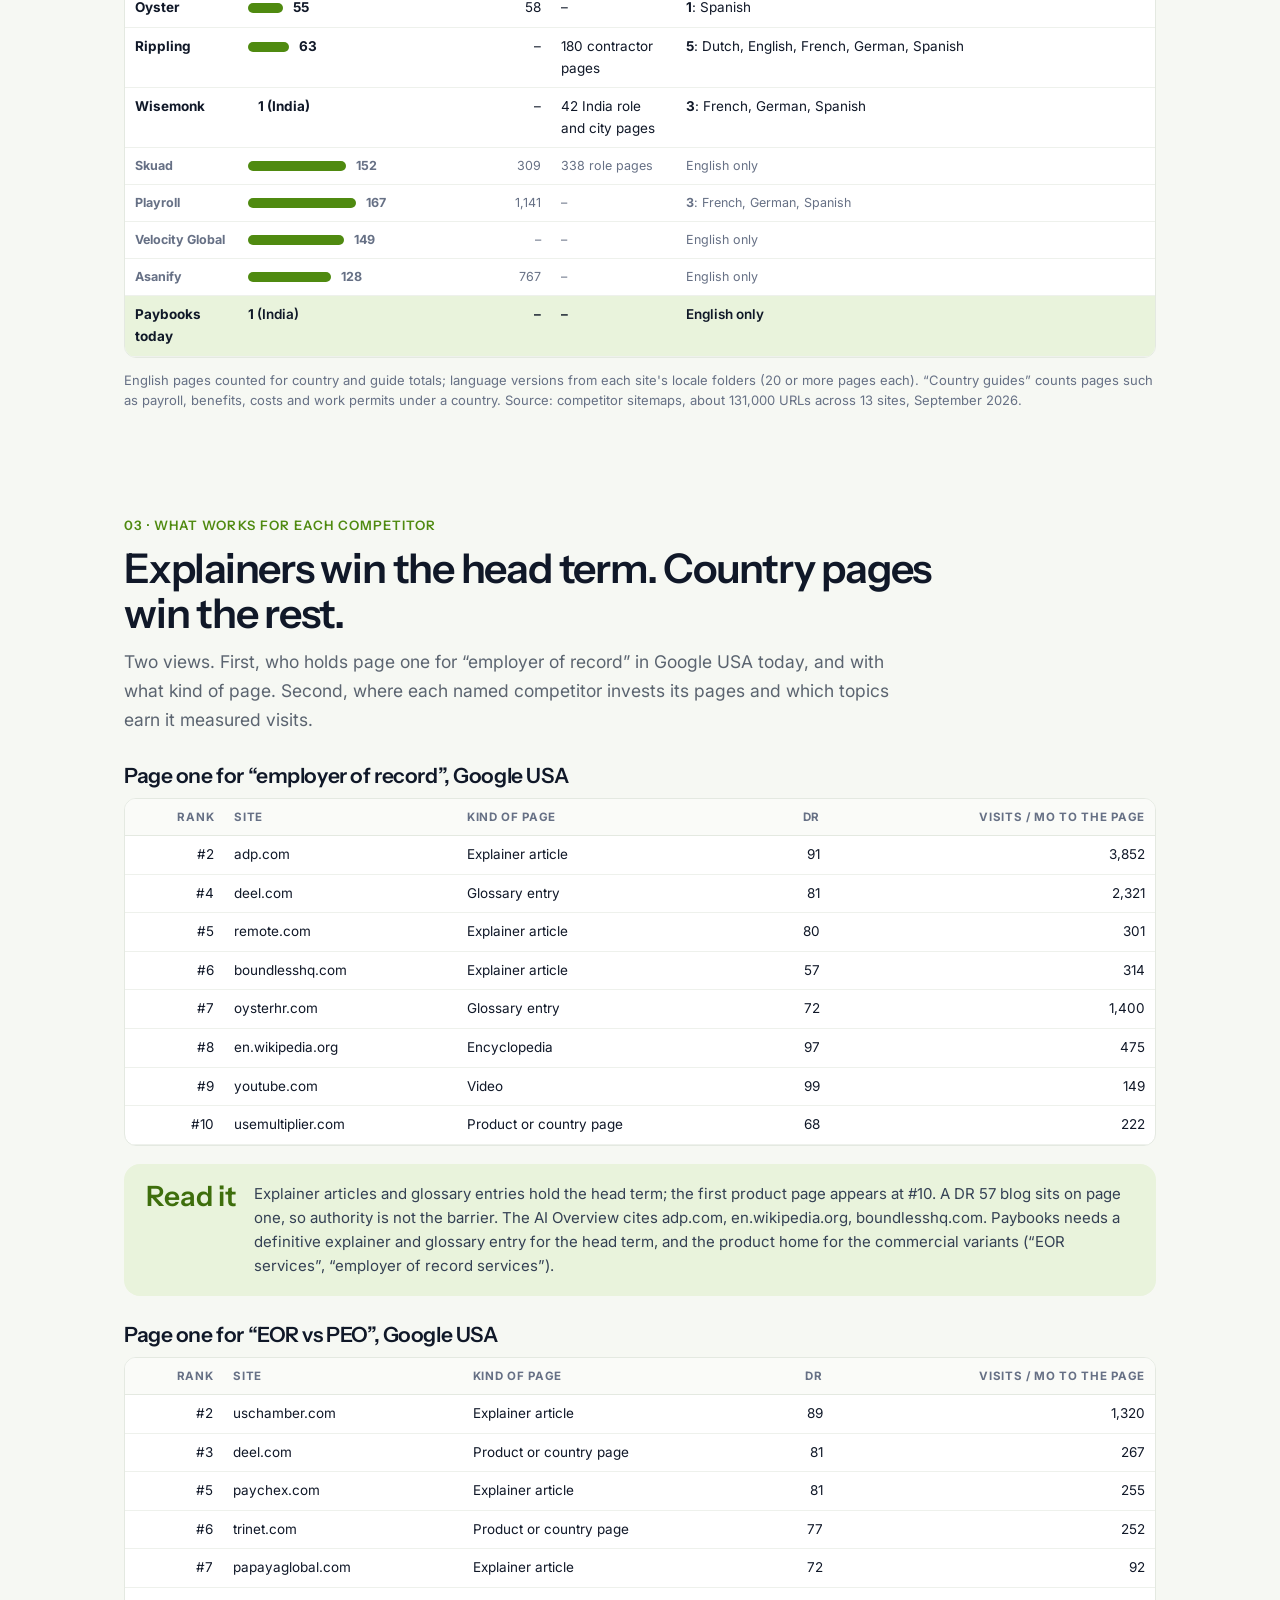
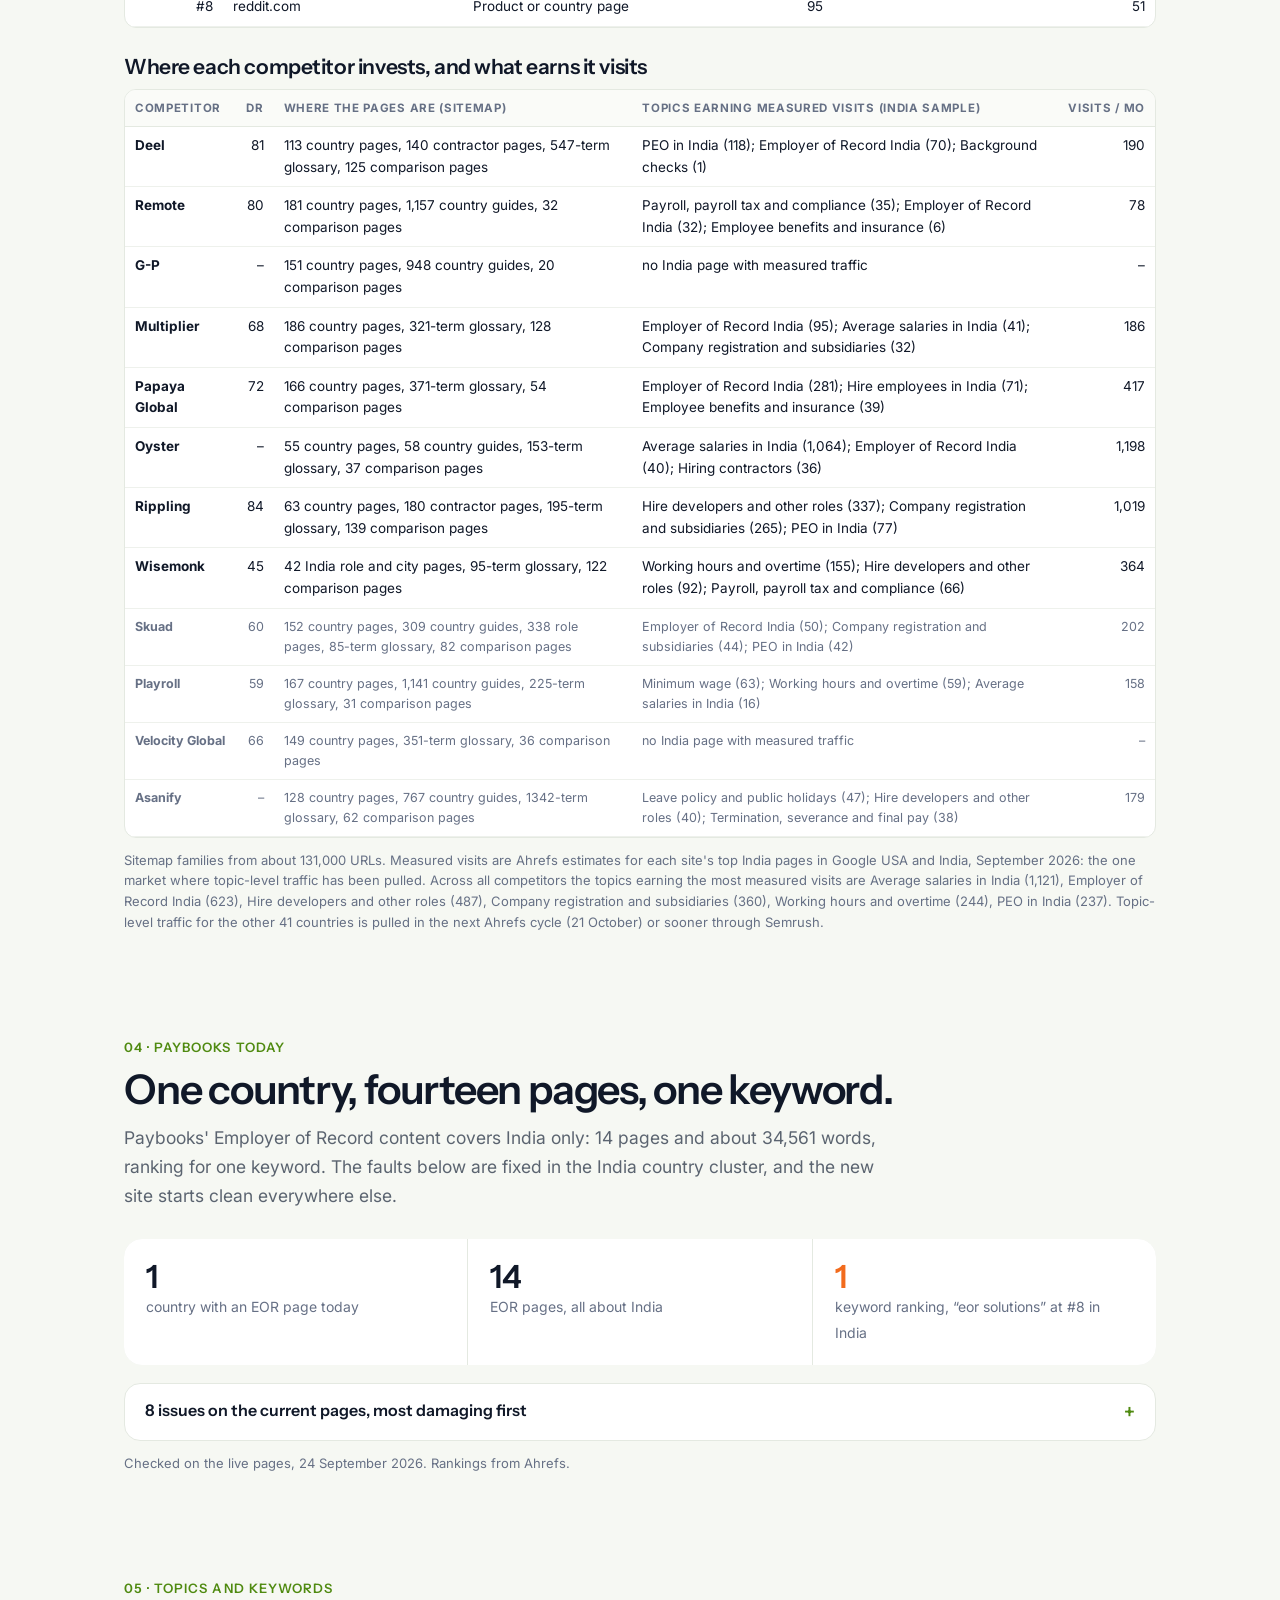
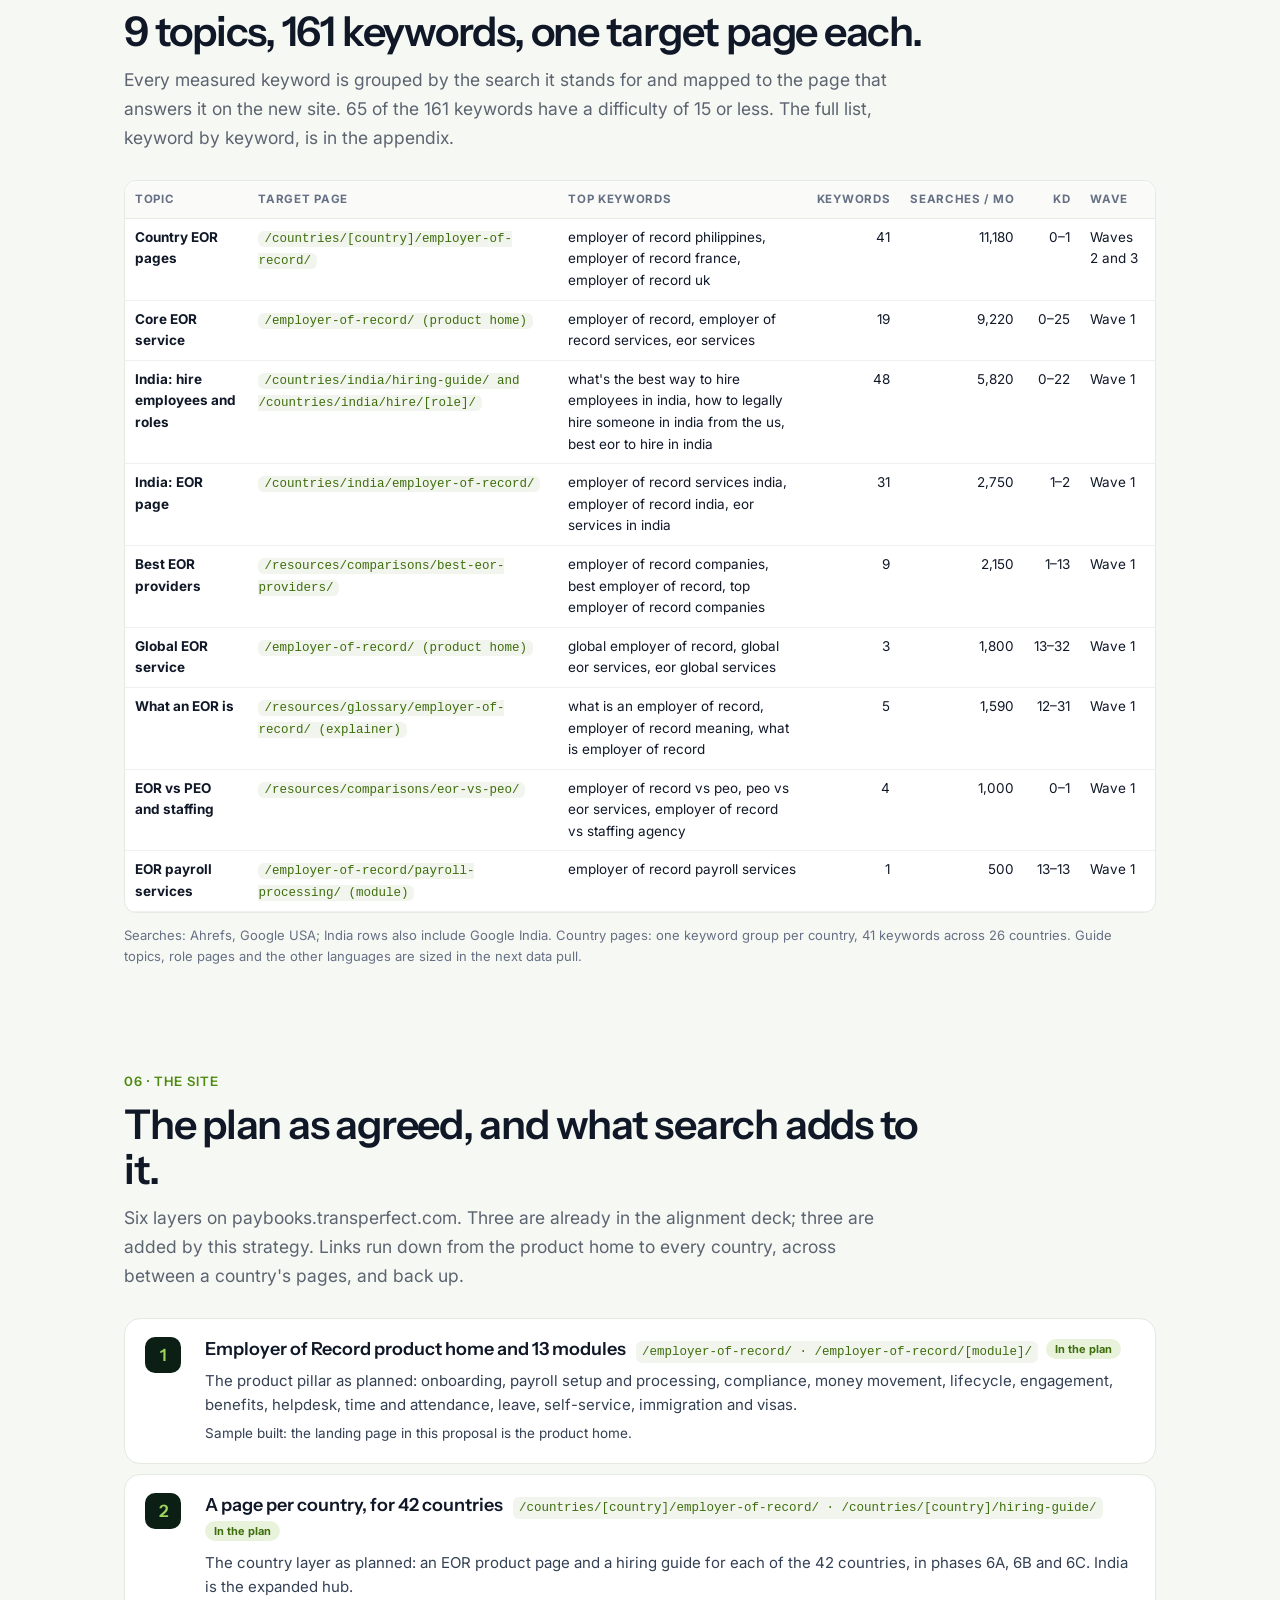
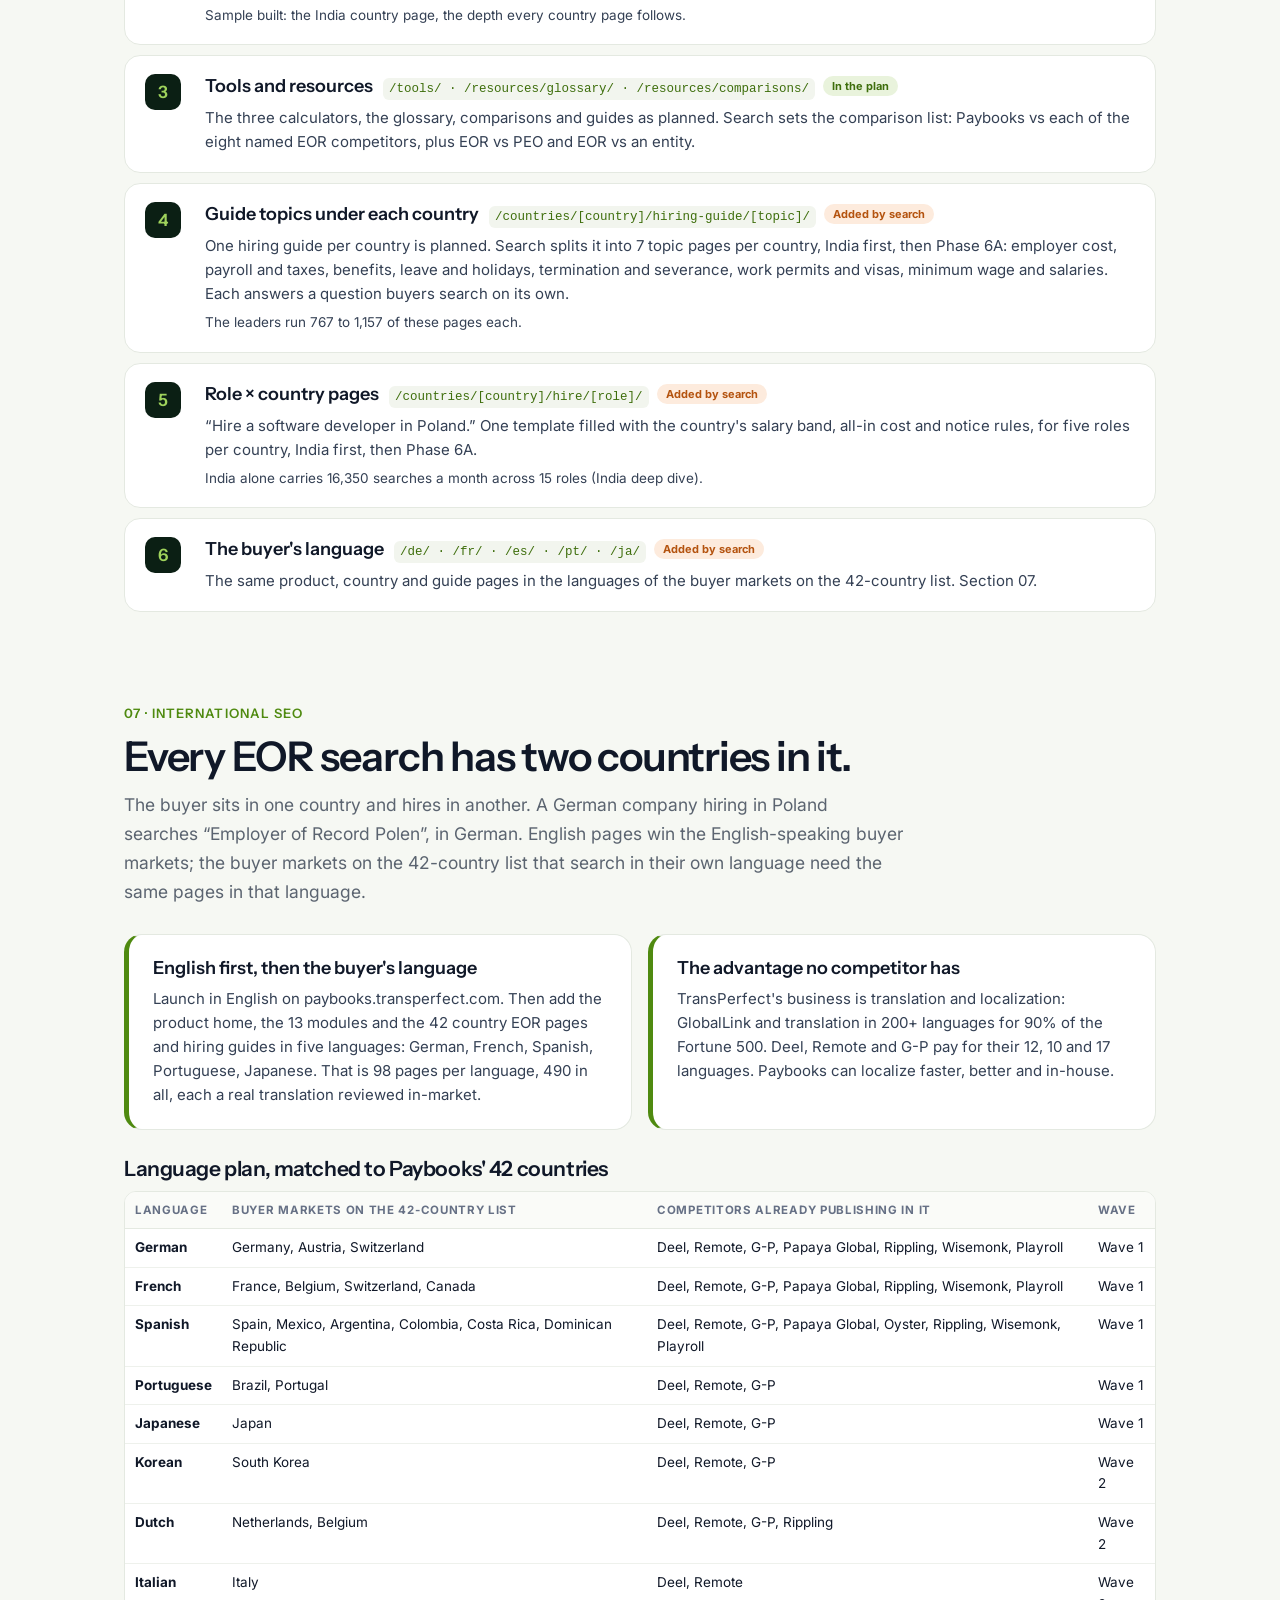
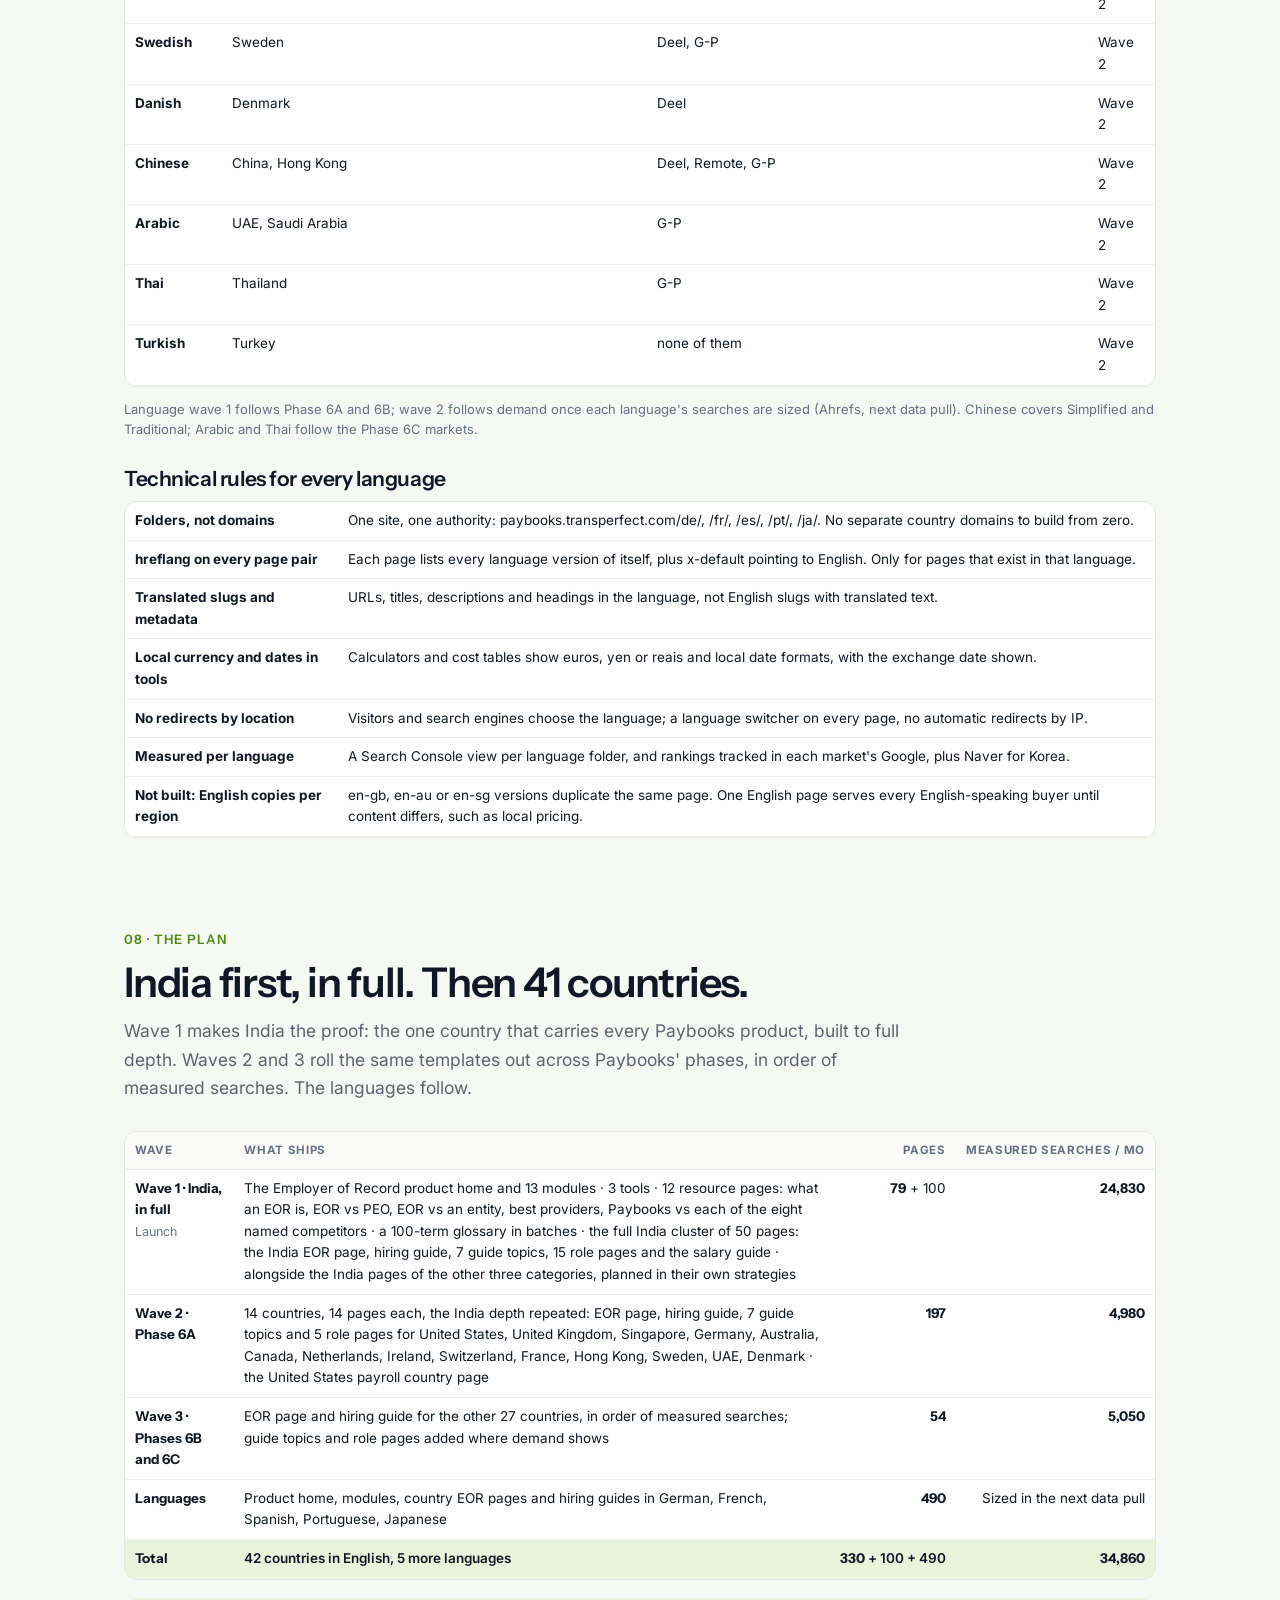
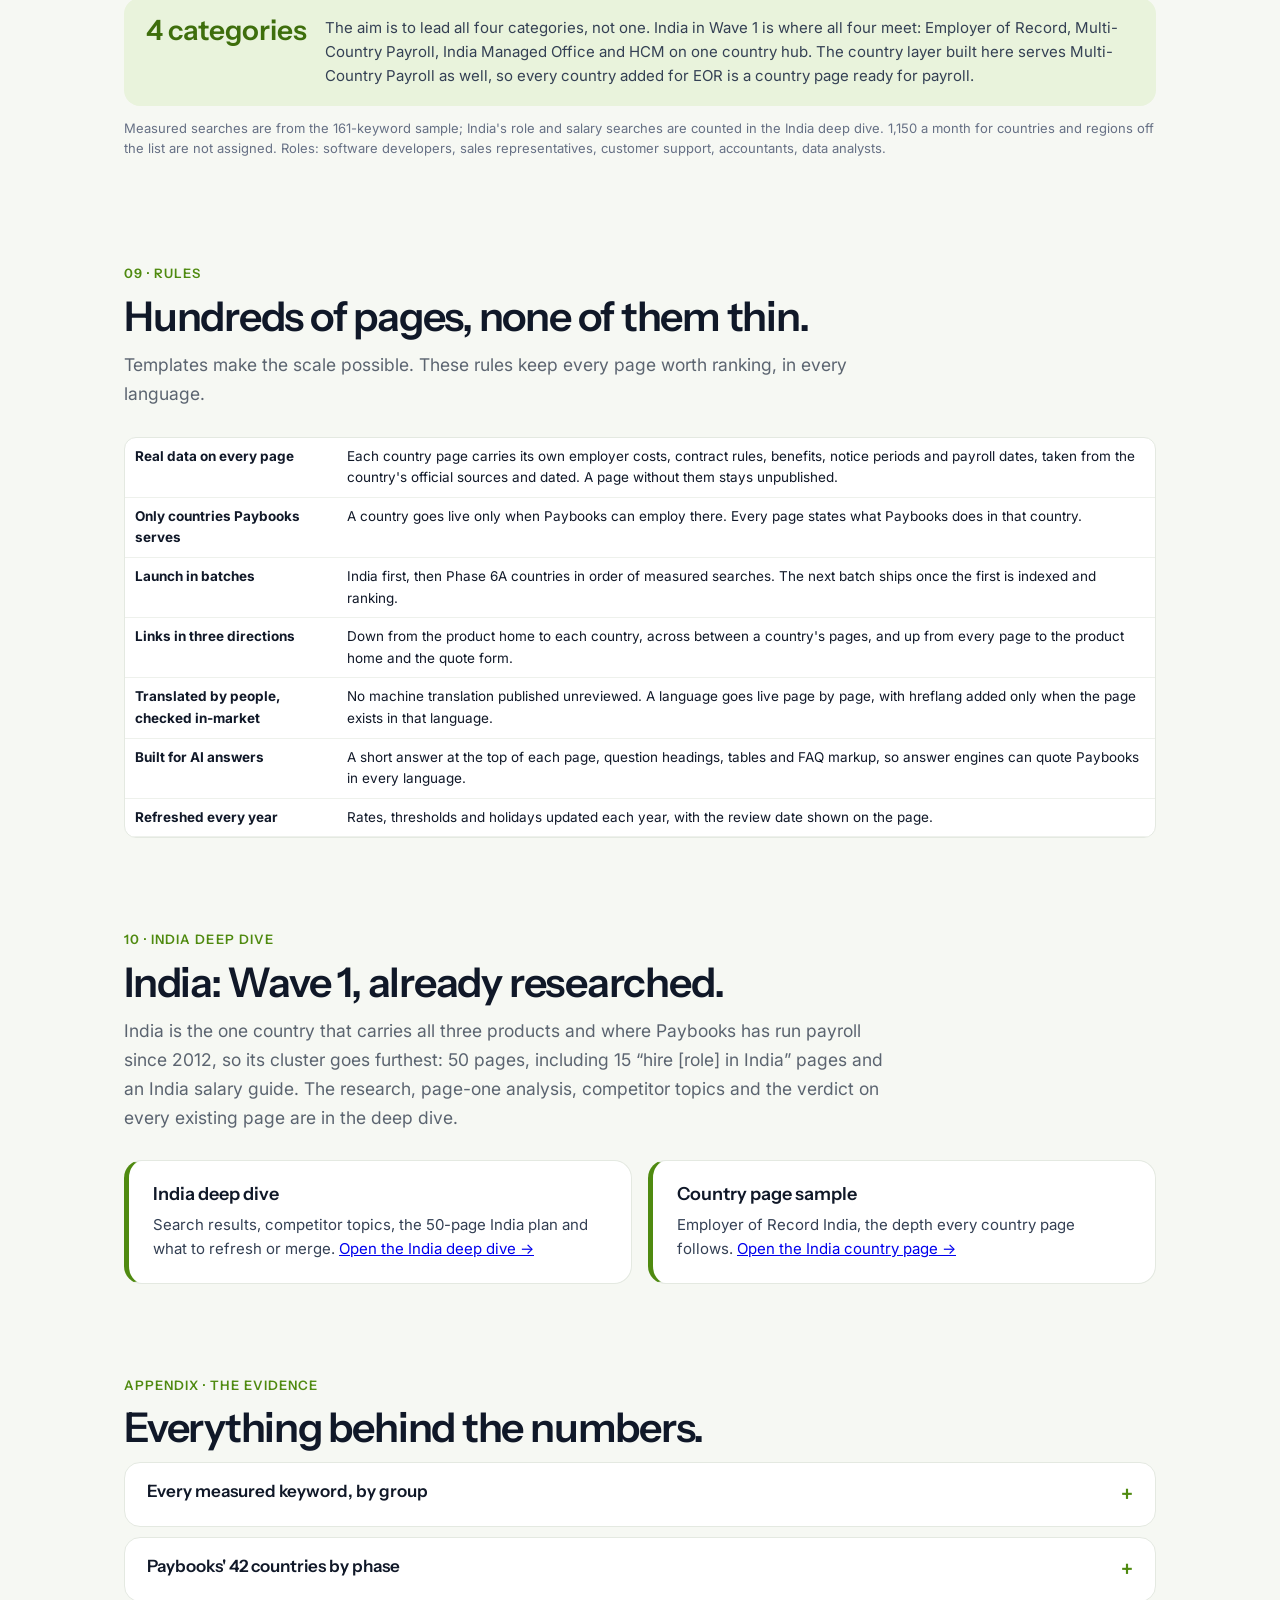
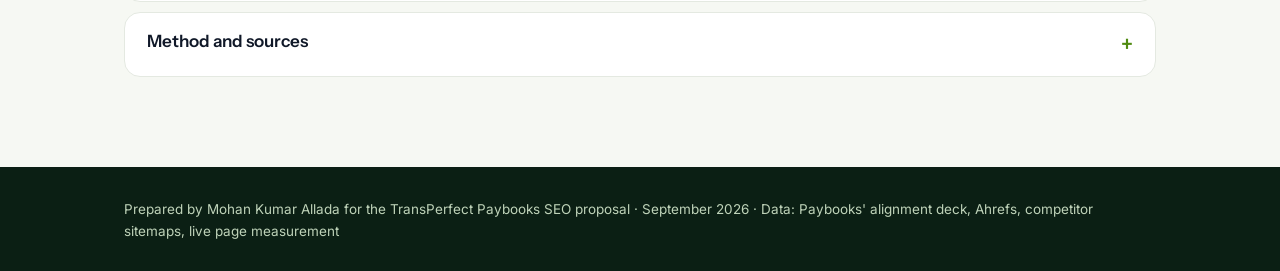
<file: strategy/index.html>
<!DOCTYPE html><html lang="en"><head><meta charset="utf-8"><meta name="viewport" content="width=device-width,initial-scale=1"><title>Global EOR Strategy</title><meta name="robots" content="noindex,nofollow">
<link href="https://fonts.googleapis.com/css2?family=Instrument+Sans:wght@500;600;700&family=Inter:wght@400;500;600;700&display=swap" rel="stylesheet"><style>
:root{--ink:#101828;--ink2:#344054;--muted:#667085;--line:#E4E9E1;--bg:#F6F8F3;--green:#4F8A10;--g600:#3E6E0C;--g100:#E9F3DC;--forest:#0B1F14;--lime:#9FD35C;--orange:#F26B1D;--o100:#FDEBDD}
*{box-sizing:border-box}html{scroll-behavior:smooth}body{margin:0;background:var(--bg);color:var(--ink);font:16px/1.6 Inter,system-ui,sans-serif}
.wrap{max-width:1080px;margin:0 auto;padding:0 24px}
.hero{background:radial-gradient(900px 420px at 85% 0%,rgba(79,138,16,.35),transparent 60%),var(--forest);color:#fff;padding:72px 0 64px}
.eyebrow{font:700 12px/1 Inter;letter-spacing:.14em;text-transform:uppercase;color:var(--lime)}
.hero h1{font:600 clamp(40px,5vw,62px)/1.04 "Instrument Sans",sans-serif;letter-spacing:-.035em;margin:16px 0 18px;max-width:880px}
.hero h1 em{font-style:normal;color:var(--lime)}.hero p.sub{font-size:19px;color:#C9D9C2;max-width:760px;margin:0}
.kp{display:grid;grid-template-columns:repeat(4,1fr);gap:1px;background:rgba(255,255,255,.12);border-radius:18px;overflow:hidden;margin-top:40px}
.kp div{background:#0F2A1B;padding:20px 22px}.kp b{display:block;font:600 34px/1.1 "Instrument Sans";color:var(--lime)}.kp span{font-size:13.5px;color:#BFD3B9}
.toc{position:fixed;right:18px;top:50%;transform:translateY(-50%);z-index:30;display:flex;flex-direction:column;align-items:flex-end;gap:2px}
.toc a{position:relative;display:flex;align-items:center;justify-content:flex-end;width:40px;height:20px;text-decoration:none}
.toc a::after{content:"";display:block;width:16px;height:3px;border-radius:2px;background:#C9CED6;transition:width .2s,background .2s}
.toc a:hover::after{width:24px;background:#8A94A0}
.toc a.on::after{width:28px;background:#8A94A0}
.toc a span{position:absolute;right:48px;top:50%;transform:translate(6px,-50%);opacity:0;pointer-events:none;white-space:nowrap;background:#fff;color:var(--ink);font:500 15px Inter,sans-serif;padding:8px 14px;border-radius:10px;box-shadow:0 8px 24px -8px rgba(20,26,31,.22),0 1px 2px rgba(20,26,31,.06);transition:opacity .15s,transform .15s}
.toc a:hover span,.toc a:focus-visible span,.toc a.on span{opacity:1;transform:translate(0,-50%)}.toc a.on span{font-weight:600}
@media(max-width:900px){.toc{display:none}}
section{padding:72px 0 16px}.num{font:600 13px "Instrument Sans";color:var(--green);letter-spacing:.08em}
h2{font:600 clamp(30px,3.2vw,44px)/1.1 "Instrument Sans",sans-serif;letter-spacing:-.03em;margin:8px 0 12px;max-width:820px}
.lead{font-size:17.5px;line-height:1.65;color:#5B6470;max-width:780px;margin:0 0 28px}
.take{display:grid;grid-template-columns:repeat(3,1fr);gap:16px}.take div{background:#fff;border:1px solid var(--line);border-radius:18px;padding:24px}
.take i{font:600 13px "Instrument Sans";font-style:normal;color:#fff;background:var(--green);border-radius:8px;padding:3px 9px}.take b{display:block;font:600 20px/1.25 "Instrument Sans";margin:0 0 8px}.take p{margin:0;color:var(--ink2);font-size:15px}
.panel{background:#fff;border:1px solid var(--line);border-radius:20px;padding:28px 30px}
.chart{width:100%;height:auto;display:block}.chart .lb{font:500 14px Inter;fill:#344054}.chart .vl{font:700 14px Inter;fill:#101828}.chart .ax{font:12px Inter;fill:#667085}
.chart .hd{font:700 12px Inter;fill:#667085;letter-spacing:.06em;text-transform:uppercase}.chart .gl{stroke:#E4E9E1;stroke-width:1}.chart .pbl{font:700 13px Inter;fill:#0B1F14}.chart .mutt{fill:#98A2B3;font-size:12.5px}
.map .nt{font:600 14px "Instrument Sans";fill:#101828}.map .ns{font:12.5px Inter;fill:#667085}.map .ht{font:600 20px "Instrument Sans";fill:#fff}.map .hs{font:600 13px Inter;fill:#9FD35C}.map .hs2{font:12px Inter;fill:#BFD3B9}
.callout{display:flex;gap:18px;align-items:flex-start;background:var(--g100);border-radius:16px;padding:18px 22px;margin-top:18px}.callout b{font:600 28px/1 "Instrument Sans";color:var(--g600);white-space:nowrap}.callout p{margin:0;color:var(--ink2);font-size:15px}
.legend{display:flex;gap:18px;flex-wrap:wrap;font-size:13.5px;color:var(--muted);margin-top:10px}.legend span::before{content:"";display:inline-block;width:12px;height:12px;border-radius:50%;margin-right:6px;vertical-align:-1px;background:var(--c)}
.two{display:grid;grid-template-columns:1fr 1fr;gap:16px}.card{background:#fff;border:1px solid var(--line);border-radius:18px;padding:22px 24px}.card b{display:block;font:600 18px/1.3 "Instrument Sans";margin-bottom:6px}.card p{margin:0;font-size:15px;color:var(--ink2)}
.card.acc{border-left:5px solid var(--green)}
.subh{margin:26px 0 10px;font:600 21px "Instrument Sans";letter-spacing:-.02em}
.waves{display:grid;grid-template-columns:1fr 1fr;gap:16px;margin-top:18px}.wave{border-radius:18px;padding:22px 24px}.wave.w1{background:var(--forest);color:#fff}.wave.w2{background:#fff;border:1px solid var(--line)}
.wave h3{margin:0 0 4px;font:600 20px "Instrument Sans"}.wave .m{font-size:13.5px;margin-bottom:12px}.wave.w1 .m{color:var(--lime)}.wave.w2 .m{color:var(--g600)}
.wave ul{margin:0;padding-left:18px}.wave li{margin:6px 0;font-size:15px}.wave.w1 li{color:#DDE8D6}
.asks{counter-reset:a;list-style:none;padding:0;margin:0;display:grid;gap:10px}.asks li{counter-increment:a;background:#fff;border:1px solid var(--line);border-radius:14px;padding:16px 18px 16px 58px;position:relative;font-size:15.5px}
.asks li::before{content:counter(a);position:absolute;left:18px;top:14px;width:28px;height:28px;border-radius:50%;background:var(--orange);color:#fff;font:600 14px/28px "Instrument Sans";text-align:center}.asks b{display:block}
.blk{background:#fff;border:1px solid var(--line);border-radius:16px;margin:10px 0}.blk>summary{cursor:pointer;list-style:none;padding:16px 20px;font:600 16px "Instrument Sans";display:flex;justify-content:space-between}.blk>summary::-webkit-details-marker{display:none}.blk>summary::after{content:"+";color:var(--green);font-size:20px}.blk[open]>summary::after{content:"−"}.blk .tw,.blk .note{margin:0 16px 16px}
.appx{padding-bottom:40px}.appx>details{background:#fff;border:1px solid var(--line);border-radius:16px;margin:10px 0}.appx>details>summary{cursor:pointer;list-style:none;padding:18px 22px;font:600 17px "Instrument Sans";display:flex;justify-content:space-between}
.appx>details>summary::-webkit-details-marker{display:none}.appx>details>summary::after{content:"+";color:var(--green);font-size:22px}.appx>details[open]>summary::after{content:"−"}.appx .in{padding:0 22px 22px}
table{width:100%;border-collapse:collapse;font-size:13.5px}th{text-align:left;font-size:11.5px;letter-spacing:.06em;text-transform:uppercase;color:var(--muted);padding:9px 10px;border-bottom:1px solid var(--line);background:#FAFBF8}
td{padding:8px 10px;border-bottom:1px solid #EEF1EC;vertical-align:top}.n{text-align:right;white-space:nowrap}.tw{overflow-x:auto;border:1px solid var(--line);border-radius:12px;background:#fff}tr.me td{background:var(--g100);font-weight:600}
.mut{color:var(--muted);font-size:12.5px}code{font-size:12.5px;background:#F2F5EE;border-radius:6px;padding:1px 6px;color:var(--g600)}
details.topic{border:1px solid var(--line);border-radius:12px;margin:8px 0;background:#FCFDFB}details.topic>summary{cursor:pointer;list-style:none;display:flex;gap:10px;align-items:center;padding:12px 14px;flex-wrap:wrap}
details.topic>summary::-webkit-details-marker{display:none}.tt{font-weight:600}.cnt{margin-left:auto;font-size:12.5px;color:var(--muted)}.tag{font-size:11px;font-weight:700;border-radius:999px;padding:3px 9px}.tag.lp{background:var(--g100);color:var(--g600)}.tag.x{background:#F2F4F7;color:#475467}
.tbody{padding:0 14px 14px}.cl3{display:grid;grid-template-columns:repeat(3,1fr);gap:14px}.cl3 h4{margin:0 0 6px;font:600 13.5px "Instrument Sans"}.cl3 p{margin:0 0 6px;font-size:13.5px;color:var(--ink2)}
details.inner{border:1px dashed var(--line);border-radius:10px;margin-top:6px}details.inner>summary{cursor:pointer;padding:9px 12px;font-weight:600;color:var(--g600);font-size:13.5px}details.inner .tw{margin:0 10px 10px}
.pbs{display:grid;grid-template-columns:1fr 1fr;gap:10px}.pb{border:1px solid var(--line);border-radius:12px;padding:14px 16px}.pb p{margin:6px 0 0;font-size:13.5px;color:var(--ink2)}.pbh{display:flex;gap:8px;align-items:center;flex-wrap:wrap}.pbh b{font:600 15px "Instrument Sans"}.dr{font-size:12px;color:var(--muted)}.pill{margin-left:auto;font-size:11px;font-weight:700;background:var(--o100);color:#B54708;border-radius:999px;padding:2px 8px}
.note{font-size:13px;color:var(--muted);margin-top:12px}
.vt{display:inline-block;font:700 11.5px Inter;color:#fff;background:var(--c);border-radius:999px;padding:3px 10px}
.big3{display:grid;grid-template-columns:repeat(3,1fr);gap:1px;background:var(--line);border-radius:18px;overflow:hidden;margin-bottom:18px}.big3 div{background:#fff;padding:20px 22px}.big3 b{display:block;font:600 32px/1.1 "Instrument Sans";color:var(--ink)}.big3 span{font-size:14px;color:var(--muted)}.big3 .bad b{color:var(--orange)}
.rc{display:grid;grid-template-columns:repeat(3,1fr);gap:14px;margin-bottom:18px}.rc div{border-radius:16px;padding:18px 20px;color:#fff}.rc b{display:block;font:600 34px/1 "Instrument Sans"}.rc span{font-size:14px}
footer{background:var(--forest);color:#BFD3B9;padding:32px 0;font-size:13.5px;margin-top:40px}
@media(max-width:820px){.big3,.rc,.kp,.take,.two,.waves,.cl3,.pbs{grid-template-columns:1fr}.panel{padding:18px}}
@media(max-width:700px){.tw table{min-width:640px}svg.chart{min-width:620px}*:has(> svg.chart){overflow-x:auto;-webkit-overflow-scrolling:touch}}

.tiers{display:grid;gap:10px}.tier{display:grid;grid-template-columns:44px 1fr;gap:16px;background:#fff;border:1px solid var(--line);border-radius:16px;padding:18px 20px}
.tn{width:36px;height:36px;border-radius:10px;background:var(--forest);color:var(--lime);font:600 17px/36px "Instrument Sans";text-align:center}
.tier b{font:600 18px "Instrument Sans";margin-right:10px}.tier p{margin:6px 0 0;font-size:15px;color:var(--ink2)}.tier .mut{font-size:13.5px}.tier>div{min-width:0}.tier code{overflow-wrap:anywhere;display:inline-block;max-width:100%;margin-right:8px}
.tg{display:inline-block;font:700 11px Inter;border-radius:999px;padding:3px 9px;vertical-align:2px}.tg.pl{background:var(--g100);color:var(--g600)}.tg.ad{background:var(--o100);color:#B4530F}
tr.mut td{color:var(--muted)}.plan td b{font-family:"Instrument Sans"}
@media(max-width:560px){.tier{grid-template-columns:1fr;gap:10px}}
</style></head><body>
<header class="hero"><div class="wrap"><span class="eyebrow">Employer of Record · Search strategy · Paybooks</span>
<h1>Category 1: <em>Employer of Record (EOR)</em></h1>
<p class="sub">A company anywhere hires people anywhere, with no entity in that country. Paybooks' website plan already has the winning shape: 42 countries, a page per country, product modules and tools. This is what search adds on top: depth under every country, the long tail of roles, and the buyer's own language.</p>
<div class="kp"><div><b>36,010</b><span>monthly searches measured across 161 EOR keywords, Google USA and India</span></div><div><b>42</b><span>countries in Paybooks' plan. Phase 6A alone holds 13,550 of the measured searches</span></div>
<div><b>12</b><span>languages Deel publishes in. 4 of the 12 competitors studied are English-only</span></div><div><b>330</b><span>pages in three waves: India first, then 41 countries, plus 490 localized pages in 5 languages</span></div></div></div></header>
<nav class="toc" aria-label="Sections"><a href="#answer" aria-label="Findings"><span>Findings</span></a><a href="#demand" aria-label="Demand"><span>Demand</span></a><a href="#leaders" aria-label="What leaders built"><span>What leaders built</span></a><a href="#works" aria-label="What works"><span>What works</span></a><a href="#today" aria-label="Paybooks today"><span>Paybooks today</span></a><a href="#topics" aria-label="Topics and keywords"><span>Topics and keywords</span></a><a href="#arch" aria-label="The site"><span>The site</span></a><a href="#intl" aria-label="International SEO"><span>International SEO</span></a><a href="#plan" aria-label="The plan"><span>The plan</span></a><a href="#pseo" aria-label="Rules"><span>Rules</span></a><a href="#india" aria-label="India deep dive"><span>India deep dive</span></a><a href="#appendix" aria-label="Evidence"><span>Evidence</span></a></nav>
<main class="wrap">
<section id="answer"><span class="num">FINDINGS</span><h2>Three findings decide the strategy.</h2>
<div class="take"><div><b>Buyers search by destination country.</b><p>“Employer of record [country]” searches add up to 11,180 a month across 26 countries, almost as much as the core “employer of record” searches (11,520). 24 of Paybooks' 42 countries have measured demand, and Phase 6A carries 13,550 a month.</p></div>
<div><b>Leaders pair country pages with languages.</b><p>Of the eight EOR competitors Paybooks named, Deel publishes in 12 languages, Remote in 10 and G-P in 17, on top of 113 to 186 country pages each. Multiplier, Skuad, Velocity Global and Asanify are English-only.</p></div>
<div><b>Paybooks' plan has the right shape.</b><p>The alignment deck's country layer, 42 countries with an EOR page and a hiring guide each, is the model the leaders win with. Search adds the depth under each country, the role pages, the comparison set, and the buyer's language, where TransPerfect's own localization business is an advantage no EOR competitor has.</p></div></div></section>

<section id="demand"><span class="num">01 · DEMAND</span><h2>36,010 monthly searches, and country searches are a third of them.</h2>
<p class="lead">Grouped by what the searcher wants. The dark-green groups ship first. This is a floor: it counts only the 161 keywords measured, before country guides, role pages and other languages.</p>
<div class="panel"><svg viewBox="0 0 980 348" class="chart" role="img" aria-label="Monthly searches by intent"><text x="0" y="20" class="lb">Core EOR service searches</text><text x="0" y="38" class="ax">employer of record · EOR services · global EOR</text><rect x="360" y="8" width="470" height="26" rx="6" fill="#4F8A10"/><text x="840" y="26" class="vl">11,520</text><text x="0" y="78" class="lb">“Employer of record [country]”</text><text x="0" y="96" class="ax">26 countries in the sample</text><rect x="360" y="66" width="456" height="26" rx="6" fill="#4F8A10"/><text x="826" y="84" class="vl">11,180</text><text x="0" y="136" class="lb">India EOR searches</text><text x="0" y="154" class="ax">the country Paybooks serves today</text><rect x="360" y="124" width="350" height="26" rx="6" fill="#4F8A10"/><text x="720" y="142" class="vl">8,570</text><text x="0" y="194" class="lb">Best EOR providers</text><text x="0" y="212" class="ax">best employer of record · EOR companies</text><rect x="360" y="182" width="88" height="26" rx="6" fill="#9FC76A"/><text x="458" y="200" class="vl">2,150</text><text x="0" y="252" class="lb">What an EOR is</text><text x="0" y="270" class="ax">meaning · how it works</text><rect x="360" y="240" width="65" height="26" rx="6" fill="#9FC76A"/><text x="435" y="258" class="vl">1,590</text><text x="0" y="310" class="lb">EOR vs PEO and other comparisons</text><text x="0" y="328" class="ax">EOR vs PEO · EOR vs staffing agency</text><rect x="360" y="298" width="41" height="26" rx="6" fill="#9FC76A"/><text x="411" y="316" class="vl">1,000</text></svg></div>
<h3 class="subh">“Employer of record [country]”: searches by country, colored by Paybooks' phase</h3>
<div class="panel"><svg viewBox="0 0 980 442" class="chart" role="img" aria-label="Employer of record searches by country"><text x="0" y="18" class="lb">Philippines</text><rect x="170" y="5" width="250" height="20" rx="5" fill="#C9DDB3"/><text x="428" y="20" class="vl">1,200</text><text x="0" y="52" class="lb">Singapore</text><rect x="170" y="39" width="165" height="20" rx="5" fill="#4F8A10"/><text x="343" y="54" class="vl">790</text><text x="0" y="86" class="lb">Poland</text><rect x="170" y="73" width="135" height="20" rx="5" fill="#8FB35E"/><text x="313" y="88" class="vl">650</text><text x="0" y="120" class="lb">Germany</text><rect x="170" y="107" width="115" height="20" rx="5" fill="#4F8A10"/><text x="293" y="122" class="vl">550</text><text x="0" y="154" class="lb">Switzerland</text><rect x="170" y="141" width="115" height="20" rx="5" fill="#4F8A10"/><text x="293" y="156" class="vl">550</text><text x="0" y="188" class="lb">France</text><rect x="170" y="175" width="104" height="20" rx="5" fill="#4F8A10"/><text x="282" y="190" class="vl">500</text><text x="0" y="222" class="lb">United Kingdom</text><rect x="170" y="209" width="104" height="20" rx="5" fill="#4F8A10"/><text x="282" y="224" class="vl">500</text><text x="0" y="256" class="lb">Australia</text><rect x="170" y="243" width="94" height="20" rx="5" fill="#4F8A10"/><text x="272" y="258" class="vl">450</text><text x="0" y="290" class="lb">China</text><rect x="170" y="277" width="94" height="20" rx="5" fill="#C9DDB3"/><text x="272" y="292" class="vl">450</text><text x="0" y="324" class="lb">Czech Republic</text><rect x="170" y="311" width="94" height="20" rx="5" fill="#8FB35E"/><text x="272" y="326" class="vl">450</text><text x="0" y="358" class="lb">Portugal</text><rect x="170" y="345" width="94" height="20" rx="5" fill="#8FB35E"/><text x="272" y="360" class="vl">450</text><text x="0" y="392" class="lb">Canada</text><rect x="170" y="379" width="83" height="20" rx="5" fill="#4F8A10"/><text x="261" y="394" class="vl">400</text><text x="0" y="426" class="lb">South Korea</text><rect x="170" y="413" width="83" height="20" rx="5" fill="#8FB35E"/><text x="261" y="428" class="vl">400</text><text x="500" y="18" class="lb">Netherlands</text><rect x="670" y="5" width="73" height="20" rx="5" fill="#4F8A10"/><text x="751" y="20" class="vl">350</text><text x="500" y="52" class="lb">Vietnam</text><rect x="670" y="39" width="73" height="20" rx="5" fill="#C9CED6"/><text x="751" y="54" class="vl">350</text><text x="500" y="86" class="lb">UAE</text><rect x="670" y="73" width="73" height="20" rx="5" fill="#4F8A10"/><text x="751" y="88" class="vl">350</text><text x="500" y="120" class="lb">United States</text><rect x="670" y="107" width="71" height="20" rx="5" fill="#4F8A10"/><text x="749" y="122" class="vl">340</text><text x="500" y="154" class="lb">Mexico</text><rect x="670" y="141" width="62" height="20" rx="5" fill="#8FB35E"/><text x="740" y="156" class="vl">300</text><text x="500" y="188" class="lb">Slovakia</text><rect x="670" y="175" width="52" height="20" rx="5" fill="#C9CED6"/><text x="730" y="190" class="vl">250</text><text x="500" y="222" class="lb">Brazil</text><rect x="670" y="209" width="52" height="20" rx="5" fill="#8FB35E"/><text x="730" y="224" class="vl">250</text><text x="500" y="256" class="lb">Turkey</text><rect x="670" y="243" width="52" height="20" rx="5" fill="#C9DDB3"/><text x="730" y="258" class="vl">250</text><text x="500" y="290" class="lb">Thailand</text><rect x="670" y="277" width="52" height="20" rx="5" fill="#C9DDB3"/><text x="730" y="292" class="vl">250</text><text x="500" y="324" class="lb">Luxembourg</text><rect x="670" y="311" width="52" height="20" rx="5" fill="#C9CED6"/><text x="730" y="326" class="vl">250</text><text x="500" y="358" class="lb">Belgium</text><rect x="670" y="345" width="42" height="20" rx="5" fill="#8FB35E"/><text x="720" y="360" class="vl">200</text><text x="500" y="392" class="lb">Denmark</text><rect x="670" y="379" width="42" height="20" rx="5" fill="#4F8A10"/><text x="720" y="394" class="vl">200</text><text x="500" y="426" class="lb">Costa Rica</text><rect x="670" y="413" width="42" height="20" rx="5" fill="#C9DDB3"/><text x="720" y="428" class="vl">200</text></svg><div class="legend"><span style="--c:#4F8A10">Phase 6A · 13,550 a month with India</span><span style="--c:#8FB35E">Phase 6B · 2,700</span><span style="--c:#C9DDB3">Phase 6C · 2,350</span><span style="--c:#C9CED6">Not on the 42-country list · 1,150</span></div></div>
<p class="note">Ahrefs Keywords Explorer, Google USA, 23 September 2026. Vietnam, Slovakia, Luxembourg have measured demand but are not on the list: candidates for a later phase. 18 listed countries did not appear in the sample; their searches are sized in the next data pull.</p></section>

<section id="leaders"><span class="num">02 · WHAT LEADERS BUILT</span><h2>Country pages are the product. Languages are the reach.</h2>
<p class="lead">Every competitor's sitemap was fetched and each URL sorted by template and language. Paybooks' eight named EOR competitors are listed first; four more global EOR sites follow in grey.</p>
<div class="tw"><table><thead><tr><th>Competitor</th><th>Countries with a page</th><th class="n">Country guides</th><th>Long tail</th><th>Languages</th></tr></thead><tbody><tr class=""><td><b>Deel</b></td><td><div style="display:flex;align-items:center;gap:10px"><span style="display:inline-block;height:10px;border-radius:5px;background:#4F8A10;width:73px"></span><b>113</b></div></td><td class="n">–</td><td>140 contractor pages</td><td><b>12</b>: Chinese, Danish, Dutch, English, French, German, Italian, Japanese, Korean, Portuguese, Spanish, Swedish</td></tr><tr class=""><td><b>Remote</b></td><td><div style="display:flex;align-items:center;gap:10px"><span style="display:inline-block;height:10px;border-radius:5px;background:#4F8A10;width:117px"></span><b>181</b></div></td><td class="n">1,157</td><td>–</td><td><b>10</b>: Chinese, Dutch, English, French, German, Italian, Japanese, Korean, Portuguese, Spanish</td></tr><tr class=""><td><b>G-P</b></td><td><div style="display:flex;align-items:center;gap:10px"><span style="display:inline-block;height:10px;border-radius:5px;background:#4F8A10;width:97px"></span><b>151</b></div></td><td class="n">948</td><td>–</td><td><b>17</b>: Arabic, Chinese, Chinese (Hong Kong), Chinese (Traditional), Dutch, French, German, Hebrew, Hindi, Indonesian, Japanese, Korean, Polish, Portuguese, Spanish, Swedish, Thai</td></tr><tr class=""><td><b>Multiplier</b></td><td><div style="display:flex;align-items:center;gap:10px"><span style="display:inline-block;height:10px;border-radius:5px;background:#4F8A10;width:120px"></span><b>186</b></div></td><td class="n">–</td><td>–</td><td>English only</td></tr><tr class=""><td><b>Papaya Global</b></td><td><div style="display:flex;align-items:center;gap:10px"><span style="display:inline-block;height:10px;border-radius:5px;background:#4F8A10;width:107px"></span><b>166</b></div></td><td class="n">–</td><td>–</td><td><b>3</b>: French, German, Spanish</td></tr><tr class=""><td><b>Oyster</b></td><td><div style="display:flex;align-items:center;gap:10px"><span style="display:inline-block;height:10px;border-radius:5px;background:#4F8A10;width:35px"></span><b>55</b></div></td><td class="n">58</td><td>–</td><td><b>1</b>: Spanish</td></tr><tr class=""><td><b>Rippling</b></td><td><div style="display:flex;align-items:center;gap:10px"><span style="display:inline-block;height:10px;border-radius:5px;background:#4F8A10;width:41px"></span><b>63</b></div></td><td class="n">–</td><td>180 contractor pages</td><td><b>5</b>: Dutch, English, French, German, Spanish</td></tr><tr class=""><td><b>Wisemonk</b></td><td><div style="display:flex;align-items:center;gap:10px"><span style="display:inline-block;height:10px;border-radius:5px;background:#4F8A10;width:0px"></span><b>1 (India)</b></div></td><td class="n">–</td><td>42 India role and city pages</td><td><b>3</b>: French, German, Spanish</td></tr><tr class="mut"><td><b>Skuad</b></td><td><div style="display:flex;align-items:center;gap:10px"><span style="display:inline-block;height:10px;border-radius:5px;background:#4F8A10;width:98px"></span><b>152</b></div></td><td class="n">309</td><td>338 role pages</td><td>English only</td></tr><tr class="mut"><td><b>Playroll</b></td><td><div style="display:flex;align-items:center;gap:10px"><span style="display:inline-block;height:10px;border-radius:5px;background:#4F8A10;width:108px"></span><b>167</b></div></td><td class="n">1,141</td><td>–</td><td><b>3</b>: French, German, Spanish</td></tr><tr class="mut"><td><b>Velocity Global</b></td><td><div style="display:flex;align-items:center;gap:10px"><span style="display:inline-block;height:10px;border-radius:5px;background:#4F8A10;width:96px"></span><b>149</b></div></td><td class="n">–</td><td>–</td><td>English only</td></tr><tr class="mut"><td><b>Asanify</b></td><td><div style="display:flex;align-items:center;gap:10px"><span style="display:inline-block;height:10px;border-radius:5px;background:#4F8A10;width:83px"></span><b>128</b></div></td><td class="n">767</td><td>–</td><td>English only</td></tr><tr class="me"><td><b>Paybooks today</b></td><td><b>1</b> (India)</td><td class="n">–</td><td>–</td><td>English only</td></tr></tbody></table></div>
<p class="note">English pages counted for country and guide totals; language versions from each site's locale folders (20 or more pages each). “Country guides” counts pages such as payroll, benefits, costs and work permits under a country. Source: competitor sitemaps, about 131,000 URLs across 13 sites, September 2026.</p></section>


<section id="works"><span class="num">03 · WHAT WORKS FOR EACH COMPETITOR</span><h2>Explainers win the head term. Country pages win the rest.</h2>
<p class="lead">Two views. First, who holds page one for “employer of record” in Google USA today, and with what kind of page. Second, where each named competitor invests its pages and which topics earn it measured visits.</p>
<h3 class="subh">Page one for “employer of record”, Google USA</h3>
<div class="tw"><table><thead><tr><th class="n">Rank</th><th>Site</th><th>Kind of page</th><th class="n">DR</th><th class="n">Visits / mo to the page</th></tr></thead><tbody><tr><td class="n">#2</td><td>adp.com</td><td>Explainer article</td><td class="n">91</td><td class="n">3,852</td></tr><tr><td class="n">#4</td><td>deel.com</td><td>Glossary entry</td><td class="n">81</td><td class="n">2,321</td></tr><tr><td class="n">#5</td><td>remote.com</td><td>Explainer article</td><td class="n">80</td><td class="n">301</td></tr><tr><td class="n">#6</td><td>boundlesshq.com</td><td>Explainer article</td><td class="n">57</td><td class="n">314</td></tr><tr><td class="n">#7</td><td>oysterhr.com</td><td>Glossary entry</td><td class="n">72</td><td class="n">1,400</td></tr><tr><td class="n">#8</td><td>en.wikipedia.org</td><td>Encyclopedia</td><td class="n">97</td><td class="n">475</td></tr><tr><td class="n">#9</td><td>youtube.com</td><td>Video</td><td class="n">99</td><td class="n">149</td></tr><tr><td class="n">#10</td><td>usemultiplier.com</td><td>Product or country page</td><td class="n">68</td><td class="n">222</td></tr></tbody></table></div>
<div class="callout"><b>Read it</b><p>Explainer articles and glossary entries hold the head term; the first product page appears at #10. A DR 57 blog sits on page one, so authority is not the barrier. The AI Overview cites adp.com, en.wikipedia.org, boundlesshq.com. Paybooks needs a definitive explainer and glossary entry for the head term, and the product home for the commercial variants (“EOR services”, “employer of record services”).</p></div>
<h3 class="subh">Page one for “EOR vs PEO”, Google USA</h3>
<div class="tw"><table><thead><tr><th class="n">Rank</th><th>Site</th><th>Kind of page</th><th class="n">DR</th><th class="n">Visits / mo to the page</th></tr></thead><tbody><tr><td class="n">#2</td><td>uschamber.com</td><td>Explainer article</td><td class="n">89</td><td class="n">1,320</td></tr><tr><td class="n">#3</td><td>deel.com</td><td>Product or country page</td><td class="n">81</td><td class="n">267</td></tr><tr><td class="n">#5</td><td>paychex.com</td><td>Explainer article</td><td class="n">81</td><td class="n">255</td></tr><tr><td class="n">#6</td><td>trinet.com</td><td>Product or country page</td><td class="n">77</td><td class="n">252</td></tr><tr><td class="n">#7</td><td>papayaglobal.com</td><td>Explainer article</td><td class="n">72</td><td class="n">92</td></tr><tr><td class="n">#8</td><td>reddit.com</td><td>Product or country page</td><td class="n">95</td><td class="n">51</td></tr></tbody></table></div>
<h3 class="subh">Where each competitor invests, and what earns it visits</h3>
<div class="tw"><table><thead><tr><th>Competitor</th><th class="n">DR</th><th>Where the pages are (sitemap)</th><th>Topics earning measured visits (India sample)</th><th class="n">Visits / mo</th></tr></thead><tbody><tr class=""><td><b>Deel</b></td><td class="n">81</td><td>113 country pages, 140 contractor pages, 547-term glossary, 125 comparison pages</td><td>PEO in India (118); Employer of Record India (70); Background checks (1)</td><td class="n">190</td></tr><tr class=""><td><b>Remote</b></td><td class="n">80</td><td>181 country pages, 1,157 country guides, 32 comparison pages</td><td>Payroll, payroll tax and compliance (35); Employer of Record India (32); Employee benefits and insurance (6)</td><td class="n">78</td></tr><tr class=""><td><b>G-P</b></td><td class="n">–</td><td>151 country pages, 948 country guides, 20 comparison pages</td><td>no India page with measured traffic</td><td class="n">–</td></tr><tr class=""><td><b>Multiplier</b></td><td class="n">68</td><td>186 country pages, 321-term glossary, 128 comparison pages</td><td>Employer of Record India (95); Average salaries in India (41); Company registration and subsidiaries (32)</td><td class="n">186</td></tr><tr class=""><td><b>Papaya Global</b></td><td class="n">72</td><td>166 country pages, 371-term glossary, 54 comparison pages</td><td>Employer of Record India (281); Hire employees in India (71); Employee benefits and insurance (39)</td><td class="n">417</td></tr><tr class=""><td><b>Oyster</b></td><td class="n">–</td><td>55 country pages, 58 country guides, 153-term glossary, 37 comparison pages</td><td>Average salaries in India (1,064); Employer of Record India (40); Hiring contractors (36)</td><td class="n">1,198</td></tr><tr class=""><td><b>Rippling</b></td><td class="n">84</td><td>63 country pages, 180 contractor pages, 195-term glossary, 139 comparison pages</td><td>Hire developers and other roles (337); Company registration and subsidiaries (265); PEO in India (77)</td><td class="n">1,019</td></tr><tr class=""><td><b>Wisemonk</b></td><td class="n">45</td><td>42 India role and city pages, 95-term glossary, 122 comparison pages</td><td>Working hours and overtime (155); Hire developers and other roles (92); Payroll, payroll tax and compliance (66)</td><td class="n">364</td></tr><tr class="mut"><td><b>Skuad</b></td><td class="n">60</td><td>152 country pages, 309 country guides, 338 role pages, 85-term glossary, 82 comparison pages</td><td>Employer of Record India (50); Company registration and subsidiaries (44); PEO in India (42)</td><td class="n">202</td></tr><tr class="mut"><td><b>Playroll</b></td><td class="n">59</td><td>167 country pages, 1,141 country guides, 225-term glossary, 31 comparison pages</td><td>Minimum wage (63); Working hours and overtime (59); Average salaries in India (16)</td><td class="n">158</td></tr><tr class="mut"><td><b>Velocity Global</b></td><td class="n">66</td><td>149 country pages, 351-term glossary, 36 comparison pages</td><td>no India page with measured traffic</td><td class="n">–</td></tr><tr class="mut"><td><b>Asanify</b></td><td class="n">–</td><td>128 country pages, 767 country guides, 1342-term glossary, 62 comparison pages</td><td>Leave policy and public holidays (47); Hire developers and other roles (40); Termination, severance and final pay (38)</td><td class="n">179</td></tr></tbody></table></div>
<p class="note">Sitemap families from about 131,000 URLs. Measured visits are Ahrefs estimates for each site's top India pages in Google USA and India, September 2026: the one market where topic-level traffic has been pulled. Across all competitors the topics earning the most measured visits are Average salaries in India (1,121), Employer of Record India (623), Hire developers and other roles (487), Company registration and subsidiaries (360), Working hours and overtime (244), PEO in India (237). Topic-level traffic for the other 41 countries is pulled in the next Ahrefs cycle (21 October) or sooner through Semrush.</p></section>

<section id="today"><span class="num">04 · PAYBOOKS TODAY</span><h2>One country, fourteen pages, one keyword.</h2>
<p class="lead">Paybooks' Employer of Record content covers India only: 14 pages and about 34,561 words, ranking for one keyword. The faults below are fixed in the India country cluster, and the new site starts clean everywhere else.</p>
<div class="big3"><div><b>1</b><span>country with an EOR page today</span></div><div><b>14</b><span>EOR pages, all about India</span></div><div class="bad"><b>1</b><span>keyword ranking, “eor solutions” at #8 in India</span></div></div>
<details class="blk"><summary>8 issues on the current pages, most damaging first</summary><div class="tw"><table><thead><tr><th class="n">#</th><th>Issue</th><th>Evidence</th><th>Fix in the plan</th></tr></thead><tbody><tr><td class="n">1</td><td><span class="vt" style="--c:#C2410C">High</span><div><b>The same article is published twice.</b></div></td><td class="mut">&quot;Employer of Record in India: Fast &amp; Compliant Expansion for Startups&quot; and &quot;Why Global Tech Startups Are Using Employer of Record India in 2026&quot; are 90% identical, word for word. The second is the first republished with the year changed, and the first still says 2025 on the page. Both are indexed, and a third startup article from 2024 targets the same search.</td><td>Merge all three into the EOR India page and redirect.</td></tr><tr><td class="n">2</td><td><span class="vt" style="--c:#C2410C">High</span><div><b>Two service pages compete for the same search.</b></div></td><td class="mut">/eor/ and /eor-2/ are both indexed, both in the sitemap, and each names itself as the main version. /eor-2/ is a thin 479-word page titled &quot;EOR Services at Best Price&quot;, with two main headings, one a leftover template line: &quot;Find the Information You&#x27;re Looking For&quot;.</td><td>Redirect /eor-2/ to the new EOR India page and drop it from the sitemap.</td></tr><tr><td class="n">3</td><td><span class="vt" style="--c:#C2410C">High</span><div><b>The EOR service page&#x27;s headline is about payroll.</b></div></td><td class="mut">The main heading on /eor/ reads &quot;Paybooks is the Payroll Solution Choice of 3,000+ Leading Companies&quot;. The page has no meta description and is marked up as a blog article, not a service. Its only ranking search is &quot;paybooks login&quot;, at #23.</td><td>The new page leads with Employer of Record India, carries a description and service markup.</td></tr><tr><td class="n">4</td><td><span class="vt" style="--c:#C2410C">High</span><div><b>None of the 12 EOR articles has a main heading.</b></div></td><td class="mut">The article template shows each title but does not mark it as the page&#x27;s main heading (H1). Google loses the clearest signal of what each page is about.</td><td>Fix the article template once; the fix carries to every article that uses it.</td></tr><tr><td class="n">5</td><td><span class="vt" style="--c:#8A94A0">Medium</span><div><b>The page that sells hides the price.</b></div></td><td class="mut">/eor/ shows no price and no tables at 1,697 words. Skuad ranks with $199 and 19 tables on the page.</td><td>Show $199 and every statutory cost line, with a calculator.</td></tr><tr><td class="n">6</td><td><span class="vt" style="--c:#8A94A0">Medium</span><div><b>The articles are buried.</b></div></td><td class="mut">Each EOR article has just 2 internal links pointing to it. /eor/ receives 265 but links to almost none of them, including the 5,210-word hiring guide.</td><td>Hub and spoke: every guide links to the EOR page and the EOR page links back.</td></tr><tr><td class="n">7</td><td><span class="vt" style="--c:#8A94A0">Medium</span><div><b>Two definition articles compete.</b></div></td><td class="mut">&quot;What is Employer of Record (EOR) Services?&quot; from 2024 and the 2026 &quot;EOR Guide: Costs, Risks and Use Cases&quot; answer the same question.</td><td>Merge into one short glossary answer and redirect.</td></tr><tr><td class="n">8</td><td><span class="vt" style="--c:#8A94A0">Medium</span><div><b>The dates signal stale content.</b></div></td><td class="mut">The only page that ranks carries 2025 in its title. Two 2024 articles have never been updated since they were published.</td><td>Refresh to 2026 with a visible reviewed date.</td></tr></tbody></table></div></details>
<p class="note">Checked on the live pages, 24 September 2026. Rankings from Ahrefs.</p></section>


<section id="topics"><span class="num">05 · TOPICS AND KEYWORDS</span><h2>9 topics, 161 keywords, one target page each.</h2>
<p class="lead">Every measured keyword is grouped by the search it stands for and mapped to the page that answers it on the new site. 65 of the 161 keywords have a difficulty of 15 or less. The full list, keyword by keyword, is in the appendix.</p>
<div class="tw"><table><thead><tr><th>Topic</th><th>Target page</th><th>Top keywords</th><th class="n">Keywords</th><th class="n">Searches / mo</th><th class="n">KD</th><th>Wave</th></tr></thead><tbody><tr><td><b>Country EOR pages</b></td><td><code>/countries/[country]/employer-of-record/</code></td><td>employer of record philippines, employer of record france, employer of record uk</td><td class="n">41</td><td class="n">11,180</td><td class="n">0–1</td><td>Waves 2 and 3</td></tr><tr><td><b>Core EOR service</b></td><td><code>/employer-of-record/ (product home)</code></td><td>employer of record, employer of record services, eor services</td><td class="n">19</td><td class="n">9,220</td><td class="n">0–25</td><td>Wave 1</td></tr><tr><td><b>India: hire employees and roles</b></td><td><code>/countries/india/hiring-guide/ and /countries/india/hire/[role]/</code></td><td>what&#x27;s the best way to hire employees in india, how to legally hire someone in india from the us, best eor to hire in india</td><td class="n">48</td><td class="n">5,820</td><td class="n">0–22</td><td>Wave 1</td></tr><tr><td><b>India: EOR page</b></td><td><code>/countries/india/employer-of-record/</code></td><td>employer of record services india, employer of record india, eor services in india</td><td class="n">31</td><td class="n">2,750</td><td class="n">1–2</td><td>Wave 1</td></tr><tr><td><b>Best EOR providers</b></td><td><code>/resources/comparisons/best-eor-providers/</code></td><td>employer of record companies, best employer of record, top employer of record companies</td><td class="n">9</td><td class="n">2,150</td><td class="n">1–13</td><td>Wave 1</td></tr><tr><td><b>Global EOR service</b></td><td><code>/employer-of-record/ (product home)</code></td><td>global employer of record, global eor services, eor global services</td><td class="n">3</td><td class="n">1,800</td><td class="n">13–32</td><td>Wave 1</td></tr><tr><td><b>What an EOR is</b></td><td><code>/resources/glossary/employer-of-record/ (explainer)</code></td><td>what is an employer of record, employer of record meaning, what is employer of record</td><td class="n">5</td><td class="n">1,590</td><td class="n">12–31</td><td>Wave 1</td></tr><tr><td><b>EOR vs PEO and staffing</b></td><td><code>/resources/comparisons/eor-vs-peo/</code></td><td>employer of record vs peo, peo vs eor services, employer of record vs staffing agency</td><td class="n">4</td><td class="n">1,000</td><td class="n">0–1</td><td>Wave 1</td></tr><tr><td><b>EOR payroll services</b></td><td><code>/employer-of-record/payroll-processing/ (module)</code></td><td>employer of record payroll services</td><td class="n">1</td><td class="n">500</td><td class="n">13–13</td><td>Wave 1</td></tr></tbody></table></div>
<p class="note">Searches: Ahrefs, Google USA; India rows also include Google India. Country pages: one keyword group per country, 41 keywords across 26 countries. Guide topics, role pages and the other languages are sized in the next data pull.</p></section>

<section id="arch"><span class="num">06 · THE SITE</span><h2>The plan as agreed, and what search adds to it.</h2>
<p class="lead">Six layers on paybooks.transperfect.com. Three are already in the alignment deck; three are added by this strategy. Links run down from the product home to every country, across between a country's pages, and back up.</p>
<div class="tiers"><div class="tier"><div class="tn">1</div><div><b>Employer of Record product home and 13 modules</b><code>/employer-of-record/ · /employer-of-record/[module]/</code><span class="tg pl">In the plan</span><p>The product pillar as planned: onboarding, payroll setup and processing, compliance, money movement, lifecycle, engagement, benefits, helpdesk, time and attendance, leave, self-service, immigration and visas.</p><p class="mut">Sample built: the landing page in this proposal is the product home.</p></div></div><div class="tier"><div class="tn">2</div><div><b>A page per country, for 42 countries</b><code>/countries/[country]/employer-of-record/ · /countries/[country]/hiring-guide/</code><span class="tg pl">In the plan</span><p>The country layer as planned: an EOR product page and a hiring guide for each of the 42 countries, in phases 6A, 6B and 6C. India is the expanded hub.</p><p class="mut">Sample built: the India country page, the depth every country page follows.</p></div></div><div class="tier"><div class="tn">3</div><div><b>Tools and resources</b><code>/tools/ · /resources/glossary/ · /resources/comparisons/</code><span class="tg pl">In the plan</span><p>The three calculators, the glossary, comparisons and guides as planned. Search sets the comparison list: Paybooks vs each of the eight named EOR competitors, plus EOR vs PEO and EOR vs an entity.</p></div></div><div class="tier"><div class="tn">4</div><div><b>Guide topics under each country</b><code>/countries/[country]/hiring-guide/[topic]/</code><span class="tg ad">Added by search</span><p>One hiring guide per country is planned. Search splits it into 7 topic pages per country, India first, then Phase 6A: employer cost, payroll and taxes, benefits, leave and holidays, termination and severance, work permits and visas, minimum wage and salaries. Each answers a question buyers search on its own.</p><p class="mut">The leaders run 767 to 1,157 of these pages each.</p></div></div><div class="tier"><div class="tn">5</div><div><b>Role × country pages</b><code>/countries/[country]/hire/[role]/</code><span class="tg ad">Added by search</span><p>“Hire a software developer in Poland.” One template filled with the country's salary band, all-in cost and notice rules, for five roles per country, India first, then Phase 6A.</p><p class="mut">India alone carries 16,350 searches a month across 15 roles (India deep dive).</p></div></div><div class="tier"><div class="tn">6</div><div><b>The buyer's language</b><code>/de/ · /fr/ · /es/ · /pt/ · /ja/</code><span class="tg ad">Added by search</span><p>The same product, country and guide pages in the languages of the buyer markets on the 42-country list. Section 07.</p></div></div></div></section>

<section id="intl"><span class="num">07 · INTERNATIONAL SEO</span><h2>Every EOR search has two countries in it.</h2>
<p class="lead">The buyer sits in one country and hires in another. A German company hiring in Poland searches “Employer of Record Polen”, in German. English pages win the English-speaking buyer markets; the buyer markets on the 42-country list that search in their own language need the same pages in that language.</p>
<div class="two"><div class="card acc"><b>English first, then the buyer's language</b><p>Launch in English on paybooks.transperfect.com. Then add the product home, the 13 modules and the 42 country EOR pages and hiring guides in five languages: German, French, Spanish, Portuguese, Japanese. That is 98 pages per language, 490 in all, each a real translation reviewed in-market.</p></div>
<div class="card acc"><b>The advantage no competitor has</b><p>TransPerfect's business is translation and localization: GlobalLink and translation in 200+ languages for 90% of the Fortune 500. Deel, Remote and G-P pay for their 12, 10 and 17 languages. Paybooks can localize faster, better and in-house.</p></div></div>
<h3 class="subh">Language plan, matched to Paybooks' 42 countries</h3>
<div class="tw"><table><thead><tr><th>Language</th><th>Buyer markets on the 42-country list</th><th>Competitors already publishing in it</th><th>Wave</th></tr></thead><tbody><tr><td><b>German</b></td><td>Germany, Austria, Switzerland</td><td>Deel, Remote, G-P, Papaya Global, Rippling, Wisemonk, Playroll</td><td>Wave 1</td></tr><tr><td><b>French</b></td><td>France, Belgium, Switzerland, Canada</td><td>Deel, Remote, G-P, Papaya Global, Rippling, Wisemonk, Playroll</td><td>Wave 1</td></tr><tr><td><b>Spanish</b></td><td>Spain, Mexico, Argentina, Colombia, Costa Rica, Dominican Republic</td><td>Deel, Remote, G-P, Papaya Global, Oyster, Rippling, Wisemonk, Playroll</td><td>Wave 1</td></tr><tr><td><b>Portuguese</b></td><td>Brazil, Portugal</td><td>Deel, Remote, G-P</td><td>Wave 1</td></tr><tr><td><b>Japanese</b></td><td>Japan</td><td>Deel, Remote, G-P</td><td>Wave 1</td></tr><tr><td><b>Korean</b></td><td>South Korea</td><td>Deel, Remote, G-P</td><td>Wave 2</td></tr><tr><td><b>Dutch</b></td><td>Netherlands, Belgium</td><td>Deel, Remote, G-P, Rippling</td><td>Wave 2</td></tr><tr><td><b>Italian</b></td><td>Italy</td><td>Deel, Remote</td><td>Wave 2</td></tr><tr><td><b>Swedish</b></td><td>Sweden</td><td>Deel, G-P</td><td>Wave 2</td></tr><tr><td><b>Danish</b></td><td>Denmark</td><td>Deel</td><td>Wave 2</td></tr><tr><td><b>Chinese</b></td><td>China, Hong Kong</td><td>Deel, Remote, G-P</td><td>Wave 2</td></tr><tr><td><b>Arabic</b></td><td>UAE, Saudi Arabia</td><td>G-P</td><td>Wave 2</td></tr><tr><td><b>Thai</b></td><td>Thailand</td><td>G-P</td><td>Wave 2</td></tr><tr><td><b>Turkish</b></td><td>Turkey</td><td>none of them</td><td>Wave 2</td></tr></tbody></table></div>
<p class="note">Language wave 1 follows Phase 6A and 6B; wave 2 follows demand once each language's searches are sized (Ahrefs, next data pull). Chinese covers Simplified and Traditional; Arabic and Thai follow the Phase 6C markets.</p>
<h3 class="subh">Technical rules for every language</h3>
<div class="tw"><table><tbody>
<tr><td><b>Folders, not domains</b></td><td>One site, one authority: paybooks.transperfect.com/de/, /fr/, /es/, /pt/, /ja/. No separate country domains to build from zero.</td></tr>
<tr><td><b>hreflang on every page pair</b></td><td>Each page lists every language version of itself, plus x-default pointing to English. Only for pages that exist in that language.</td></tr>
<tr><td><b>Translated slugs and metadata</b></td><td>URLs, titles, descriptions and headings in the language, not English slugs with translated text.</td></tr>
<tr><td><b>Local currency and dates in tools</b></td><td>Calculators and cost tables show euros, yen or reais and local date formats, with the exchange date shown.</td></tr>
<tr><td><b>No redirects by location</b></td><td>Visitors and search engines choose the language; a language switcher on every page, no automatic redirects by IP.</td></tr>
<tr><td><b>Measured per language</b></td><td>A Search Console view per language folder, and rankings tracked in each market's Google, plus Naver for Korea.</td></tr>
<tr><td><b>Not built: English copies per region</b></td><td>en-gb, en-au or en-sg versions duplicate the same page. One English page serves every English-speaking buyer until content differs, such as local pricing.</td></tr>
</tbody></table></div></section>

<section id="plan"><span class="num">08 · THE PLAN</span><h2>India first, in full. Then 41 countries.</h2>
<p class="lead">Wave 1 makes India the proof: the one country that carries every Paybooks product, built to full depth. Waves 2 and 3 roll the same templates out across Paybooks' phases, in order of measured searches. The languages follow.</p>
<div class="tw plan"><table><thead><tr><th>Wave</th><th>What ships</th><th class="n">Pages</th><th class="n">Measured searches / mo</th></tr></thead><tbody>
<tr><td><b>Wave 1 · India, in full</b><br><span class="mut">Launch</span></td><td>The Employer of Record product home and 13 modules · 3 tools · 12 resource pages: what an EOR is, EOR vs PEO, EOR vs an entity, best providers, Paybooks vs each of the eight named competitors · a 100-term glossary in batches · the full India cluster of 50 pages: the India EOR page, hiring guide, 7 guide topics, 15 role pages and the salary guide · alongside the India pages of the other three categories, planned in their own strategies</td><td class="n"><b>79</b> + 100</td><td class="n"><b>24,830</b></td></tr>
<tr><td><b>Wave 2 · Phase 6A</b></td><td>14 countries, 14 pages each, the India depth repeated: EOR page, hiring guide, 7 guide topics and 5 role pages for United States, United Kingdom, Singapore, Germany, Australia, Canada, Netherlands, Ireland, Switzerland, France, Hong Kong, Sweden, UAE, Denmark · the United States payroll country page</td><td class="n"><b>197</b></td><td class="n"><b>4,980</b></td></tr>
<tr><td><b>Wave 3 · Phases 6B and 6C</b></td><td>EOR page and hiring guide for the other 27 countries, in order of measured searches; guide topics and role pages added where demand shows</td><td class="n"><b>54</b></td><td class="n"><b>5,050</b></td></tr>
<tr><td><b>Languages</b></td><td>Product home, modules, country EOR pages and hiring guides in German, French, Spanish, Portuguese, Japanese</td><td class="n"><b>490</b></td><td class="n">Sized in the next data pull</td></tr>
<tr class="me"><td><b>Total</b></td><td>42 countries in English, 5 more languages</td><td class="n"><b>330</b> + 100 + 490</td><td class="n"><b>34,860</b></td></tr>
</tbody></table></div>
<div class="callout"><b>4 categories</b><p>The aim is to lead all four categories, not one. India in Wave 1 is where all four meet: Employer of Record, Multi-Country Payroll, India Managed Office and HCM on one country hub. The country layer built here serves Multi-Country Payroll as well, so every country added for EOR is a country page ready for payroll.</p></div>
<p class="note">Measured searches are from the 161-keyword sample; India's role and salary searches are counted in the India deep dive. 1,150 a month for countries and regions off the list are not assigned. Roles: software developers, sales representatives, customer support, accountants, data analysts.</p></section>

<section id="pseo"><span class="num">09 · RULES</span><h2>Hundreds of pages, none of them thin.</h2>
<p class="lead">Templates make the scale possible. These rules keep every page worth ranking, in every language.</p>
<div class="tw"><table><tbody>
<tr><td><b>Real data on every page</b></td><td>Each country page carries its own employer costs, contract rules, benefits, notice periods and payroll dates, taken from the country's official sources and dated. A page without them stays unpublished.</td></tr>
<tr><td><b>Only countries Paybooks serves</b></td><td>A country goes live only when Paybooks can employ there. Every page states what Paybooks does in that country.</td></tr>
<tr><td><b>Launch in batches</b></td><td>India first, then Phase 6A countries in order of measured searches. The next batch ships once the first is indexed and ranking.</td></tr>
<tr><td><b>Links in three directions</b></td><td>Down from the product home to each country, across between a country's pages, and up from every page to the product home and the quote form.</td></tr>
<tr><td><b>Translated by people, checked in-market</b></td><td>No machine translation published unreviewed. A language goes live page by page, with hreflang added only when the page exists in that language.</td></tr>
<tr><td><b>Built for AI answers</b></td><td>A short answer at the top of each page, question headings, tables and FAQ markup, so answer engines can quote Paybooks in every language.</td></tr>
<tr><td><b>Refreshed every year</b></td><td>Rates, thresholds and holidays updated each year, with the review date shown on the page.</td></tr>
</tbody></table></div></section>

<section id="india"><span class="num">10 · INDIA DEEP DIVE</span><h2>India: Wave 1, already researched.</h2>
<p class="lead">India is the one country that carries all three products and where Paybooks has run payroll since 2012, so its cluster goes furthest: 50 pages, including 15 “hire [role] in India” pages and an India salary guide. The research, page-one analysis, competitor topics and the verdict on every existing page are in the deep dive.</p>
<div class="two"><div class="card acc"><b>India deep dive</b><p>Search results, competitor topics, the 50-page India plan and what to refresh or merge. <a href="india/">Open the India deep dive →</a></p></div>
<div class="card acc"><b>Country page sample</b><p>Employer of Record India, the depth every country page follows. <a href="../employer-of-record/india/">Open the India country page →</a></p></div></div></section>

<section id="appendix" class="appx"><span class="num">APPENDIX · THE EVIDENCE</span><h2>Everything behind the numbers.</h2>
<details><summary>Every measured keyword, by group</summary><div class="in"><h4 class="subh" style="font-size:16px">Core EOR service searches · 11,520 a month</h4><div class="tw"><table><thead><tr><th>Keyword</th><th class="n">Searches / mo</th><th class="n">KD</th><th>Market</th></tr></thead><tbody><tr><td>employer of record</td><td class="n">2,800</td><td class="n">17</td><td>Google USA</td></tr><tr><td>employer of record services</td><td class="n">1,700</td><td class="n">16</td><td>Google USA</td></tr><tr><td>eor services</td><td class="n">1,300</td><td class="n">17</td><td>Google USA</td></tr><tr><td>global employer of record</td><td class="n">900</td><td class="n">32</td><td>Google USA</td></tr><tr><td>global eor services</td><td class="n">700</td><td class="n">31</td><td>Google USA</td></tr><tr><td>employer of record service</td><td class="n">500</td><td class="n">0</td><td>Google USA</td></tr><tr><td>employer of record payroll services</td><td class="n">500</td><td class="n">13</td><td>Google USA</td></tr><tr><td>eor employer of record</td><td class="n">350</td><td class="n">21</td><td>Google USA</td></tr><tr><td>employer of record company</td><td class="n">300</td><td class="n">14</td><td>Google USA</td></tr><tr><td>employer of record eor services</td><td class="n">250</td><td class="n">–</td><td>Google USA</td></tr><tr><td>leading hr software employer of record</td><td class="n">200</td><td class="n">–</td><td>Google USA</td></tr><tr><td>employer of record guatemala</td><td class="n">200</td><td class="n">0</td><td>Google USA</td></tr><tr><td>employer of record news today</td><td class="n">200</td><td class="n">–</td><td>Google USA</td></tr><tr><td>employer of record in honduras</td><td class="n">200</td><td class="n">–</td><td>Google USA</td></tr><tr><td>most reliable employer of record company for hr</td><td class="n">200</td><td class="n">–</td><td>Google USA</td></tr><tr><td>employer of record pros and cons</td><td class="n">200</td><td class="n">–</td><td>Google USA</td></tr><tr><td>eor global services</td><td class="n">200</td><td class="n">13</td><td>Google USA</td></tr><tr><td>eor services gcc</td><td class="n">200</td><td class="n">–</td><td>Google USA</td></tr><tr><td>eor services mena</td><td class="n">200</td><td class="n">–</td><td>Google USA</td></tr><tr><td>ior eor services</td><td class="n">150</td><td class="n">25</td><td>Google USA</td></tr><tr><td>eor switch services that handle the transition</td><td class="n">100</td><td class="n">–</td><td>Google USA</td></tr><tr><td>eor services krakow</td><td class="n">90</td><td class="n">–</td><td>Google USA</td></tr><tr><td>fintech eor services</td><td class="n">80</td><td class="n">–</td><td>Google USA</td></tr></tbody></table></div><h4 class="subh" style="font-size:16px">“Employer of record [country]” · 11,180 a month</h4><div class="tw"><table><thead><tr><th>Keyword</th><th class="n">Searches / mo</th><th class="n">KD</th><th>Market</th></tr></thead><tbody><tr><td>employer of record philippines</td><td class="n">600</td><td class="n">0</td><td>Google USA</td></tr><tr><td>employer of record france</td><td class="n">500</td><td class="n">0</td><td>Google USA</td></tr><tr><td>employer of record uk</td><td class="n">500</td><td class="n">0</td><td>Google USA</td></tr><tr><td>employer of record australia</td><td class="n">450</td><td class="n">0</td><td>Google USA</td></tr><tr><td>employer of record china</td><td class="n">450</td><td class="n">0</td><td>Google USA</td></tr><tr><td>employer of record canada</td><td class="n">400</td><td class="n">0</td><td>Google USA</td></tr><tr><td>employer of record singapore</td><td class="n">400</td><td class="n">0</td><td>Google USA</td></tr><tr><td>employer of record germany</td><td class="n">350</td><td class="n">1</td><td>Google USA</td></tr><tr><td>employer of record netherlands</td><td class="n">350</td><td class="n">0</td><td>Google USA</td></tr><tr><td>employer of record vietnam</td><td class="n">350</td><td class="n">0</td><td>Google USA</td></tr><tr><td>employer of record uae</td><td class="n">350</td><td class="n">0</td><td>Google USA</td></tr><tr><td>employer of record services philippines</td><td class="n">300</td><td class="n">1</td><td>Google USA</td></tr><tr><td>employer of record in switzerland</td><td class="n">300</td><td class="n">–</td><td>Google USA</td></tr><tr><td>employer of record mexico</td><td class="n">300</td><td class="n">0</td><td>Google USA</td></tr><tr><td>employer of record in poland</td><td class="n">300</td><td class="n">–</td><td>Google USA</td></tr><tr><td>eor services middle east</td><td class="n">300</td><td class="n">–</td><td>Google USA</td></tr><tr><td>how do eor services work in the philippines</td><td class="n">300</td><td class="n">–</td><td>Google USA</td></tr><tr><td>employer of record switzerland</td><td class="n">250</td><td class="n">0</td><td>Google USA</td></tr><tr><td>employer of record in slovakia</td><td class="n">250</td><td class="n">–</td><td>Google USA</td></tr><tr><td>employer of record brazil</td><td class="n">250</td><td class="n">0</td><td>Google USA</td></tr><tr><td>employer of record turkey</td><td class="n">250</td><td class="n">0</td><td>Google USA</td></tr><tr><td>employer of record thailand</td><td class="n">250</td><td class="n">0</td><td>Google USA</td></tr><tr><td>employer of record czech republic</td><td class="n">250</td><td class="n">0</td><td>Google USA</td></tr><tr><td>employer of record usa</td><td class="n">250</td><td class="n">1</td><td>Google USA</td></tr><tr><td>employer of record in portugal</td><td class="n">250</td><td class="n">–</td><td>Google USA</td></tr><tr><td>employer of record luxembourg</td><td class="n">250</td><td class="n">0</td><td>Google USA</td></tr><tr><td>employer of record south korea</td><td class="n">200</td><td class="n">0</td><td>Google USA</td></tr><tr><td>employer of record poland</td><td class="n">200</td><td class="n">0</td><td>Google USA</td></tr><tr><td>employer of record in south korea</td><td class="n">200</td><td class="n">–</td><td>Google USA</td></tr><tr><td>employer of record portugal</td><td class="n">200</td><td class="n">0</td><td>Google USA</td></tr><tr><td>czech republic employer of record</td><td class="n">200</td><td class="n">–</td><td>Google USA</td></tr><tr><td>employer of record in belgium</td><td class="n">200</td><td class="n">–</td><td>Google USA</td></tr><tr><td>singapore employer of record</td><td class="n">200</td><td class="n">–</td><td>Google USA</td></tr><tr><td>employer of record in denmark</td><td class="n">200</td><td class="n">0</td><td>Google USA</td></tr><tr><td>employer of record in costa rica</td><td class="n">200</td><td class="n">–</td><td>Google USA</td></tr><tr><td>eor services poland</td><td class="n">150</td><td class="n">–</td><td>Google USA</td></tr><tr><td>eor services in germany</td><td class="n">100</td><td class="n">–</td><td>Google USA</td></tr><tr><td>eor services in singapore</td><td class="n">100</td><td class="n">0</td><td>Google USA</td></tr><tr><td>eor services germany</td><td class="n">100</td><td class="n">–</td><td>Google USA</td></tr><tr><td>eor services usa</td><td class="n">90</td><td class="n">–</td><td>Google USA</td></tr><tr><td>best eor services in singapore</td><td class="n">90</td><td class="n">–</td><td>Google USA</td></tr></tbody></table></div><h4 class="subh" style="font-size:16px">India EOR searches · 8,570 a month</h4><div class="tw"><table><thead><tr><th>Keyword</th><th class="n">Searches / mo</th><th class="n">KD</th><th>Market</th></tr></thead><tbody><tr><td>employer of record services india</td><td class="n">300</td><td class="n">2</td><td>Google USA</td></tr><tr><td>what&#x27;s the best way to hire employees in india</td><td class="n">300</td><td class="n">–</td><td>Google USA</td></tr><tr><td>how to legally hire someone in india from the us</td><td class="n">300</td><td class="n">–</td><td>Google USA</td></tr><tr><td>best eor to hire in india</td><td class="n">300</td><td class="n">–</td><td>Google USA</td></tr><tr><td>employer of record india</td><td class="n">250</td><td class="n">2</td><td>Google USA</td></tr><tr><td>hire php developers in india</td><td class="n">250</td><td class="n">0</td><td>Google USA</td></tr><tr><td>eor services in india</td><td class="n">250</td><td class="n">–</td><td>Google India</td></tr><tr><td>eor services in india</td><td class="n">200</td><td class="n">1</td><td>Google USA</td></tr><tr><td>hire app developers in india</td><td class="n">200</td><td class="n">12</td><td>Google USA</td></tr><tr><td>hire angularjs developers in india</td><td class="n">200</td><td class="n">0</td><td>Google USA</td></tr><tr><td>hire developers in india</td><td class="n">200</td><td class="n">3</td><td>Google USA</td></tr><tr><td>hire ecommerce developers in india</td><td class="n">200</td><td class="n">2</td><td>Google USA</td></tr><tr><td>hire seo expert in india</td><td class="n">200</td><td class="n">22</td><td>Google USA</td></tr><tr><td>hire shopify developers in india</td><td class="n">200</td><td class="n">3</td><td>Google USA</td></tr><tr><td>hire blockchain developers in india</td><td class="n">200</td><td class="n">14</td><td>Google USA</td></tr><tr><td>hire software developer in india</td><td class="n">200</td><td class="n">6</td><td>Google USA</td></tr><tr><td>hire app developer in india</td><td class="n">200</td><td class="n">11</td><td>Google USA</td></tr><tr><td>hire dedicated python developers in india</td><td class="n">200</td><td class="n">–</td><td>Google USA</td></tr><tr><td>hire web developers in india</td><td class="n">200</td><td class="n">13</td><td>Google USA</td></tr><tr><td>hire certified laravel developers in india</td><td class="n">200</td><td class="n">–</td><td>Google USA</td></tr><tr><td>hire flutter developers in india</td><td class="n">200</td><td class="n">3</td><td>Google USA</td></tr><tr><td>eor india</td><td class="n">200</td><td class="n">–</td><td>Google India</td></tr><tr><td>eor services india</td><td class="n">150</td><td class="n">–</td><td>Google USA</td></tr><tr><td>how to hire employees in india</td><td class="n">150</td><td class="n">–</td><td>Google USA</td></tr><tr><td>hire employees in india</td><td class="n">150</td><td class="n">0</td><td>Google USA</td></tr><tr><td>hire node js developer in india</td><td class="n">150</td><td class="n">0</td><td>Google USA</td></tr><tr><td>hire java developers in india</td><td class="n">150</td><td class="n">2</td><td>Google USA</td></tr><tr><td>hire a developer in india</td><td class="n">150</td><td class="n">4</td><td>Google USA</td></tr><tr><td>hire react native developers in india</td><td class="n">150</td><td class="n">3</td><td>Google USA</td></tr><tr><td>hire dedicated developers in india</td><td class="n">150</td><td class="n">14</td><td>Google USA</td></tr><tr><td>hire android developer in india</td><td class="n">150</td><td class="n">1</td><td>Google USA</td></tr><tr><td>hire django developers in india</td><td class="n">150</td><td class="n">0</td><td>Google USA</td></tr><tr><td>hire ios developer in india</td><td class="n">150</td><td class="n">0</td><td>Google USA</td></tr><tr><td>hire programmers in india</td><td class="n">150</td><td class="n">1</td><td>Google USA</td></tr><tr><td>hire remote developers in india</td><td class="n">150</td><td class="n">0</td><td>Google USA</td></tr><tr><td>eor services india</td><td class="n">150</td><td class="n">–</td><td>Google India</td></tr><tr><td>eor in india</td><td class="n">150</td><td class="n">–</td><td>Google India</td></tr><tr><td>eor service providers in india</td><td class="n">150</td><td class="n">–</td><td>Google India</td></tr><tr><td>eor companies in india</td><td class="n">150</td><td class="n">–</td><td>Google India</td></tr><tr><td>best way to hire employees in india</td><td class="n">100</td><td class="n">–</td><td>Google USA</td></tr><tr><td>best eor in india</td><td class="n">100</td><td class="n">–</td><td>Google India</td></tr><tr><td>eor service provider in india</td><td class="n">80</td><td class="n">–</td><td>Google India</td></tr><tr><td>india eor</td><td class="n">60</td><td class="n">–</td><td>Google India</td></tr><tr><td>best eor services in india</td><td class="n">60</td><td class="n">–</td><td>Google India</td></tr><tr><td>eor company in india</td><td class="n">60</td><td class="n">–</td><td>Google India</td></tr><tr><td>eor solutions india</td><td class="n">50</td><td class="n">–</td><td>Google India</td></tr><tr><td>can a foreign company hire employees in india</td><td class="n">40</td><td class="n">–</td><td>Google USA</td></tr><tr><td>top eor companies in india</td><td class="n">40</td><td class="n">–</td><td>Google India</td></tr><tr><td>remote eor employees in india</td><td class="n">40</td><td class="n">–</td><td>Google India</td></tr><tr><td>best eor services providers in india</td><td class="n">40</td><td class="n">–</td><td>Google India</td></tr><tr><td>hire employees in india without entity</td><td class="n">30</td><td class="n">–</td><td>Google USA</td></tr><tr><td>eor service in india</td><td class="n">30</td><td class="n">–</td><td>Google India</td></tr><tr><td>eor provider in india</td><td class="n">30</td><td class="n">–</td><td>Google India</td></tr><tr><td>entity vs eor india</td><td class="n">30</td><td class="n">–</td><td>Google India</td></tr><tr><td>india eor services</td><td class="n">30</td><td class="n">–</td><td>Google India</td></tr><tr><td>best eor companies in india</td><td class="n">30</td><td class="n">–</td><td>Google India</td></tr><tr><td>hire employees in india without a legal entity</td><td class="n">20</td><td class="n">–</td><td>Google USA</td></tr><tr><td>how to hire employees in india through eor</td><td class="n">20</td><td class="n">–</td><td>Google USA</td></tr><tr><td>eor providers in india</td><td class="n">20</td><td class="n">–</td><td>Google India</td></tr><tr><td>eor and peo services india</td><td class="n">20</td><td class="n">–</td><td>Google India</td></tr><tr><td>eor service company in india</td><td class="n">20</td><td class="n">–</td><td>Google India</td></tr><tr><td>best eor services india</td><td class="n">20</td><td class="n">–</td><td>Google India</td></tr><tr><td>eor solutions in india</td><td class="n">20</td><td class="n">–</td><td>Google India</td></tr><tr><td>how to hire employees in india through an eor</td><td class="n">10</td><td class="n">–</td><td>Google USA</td></tr><tr><td>how to hire remote employees in india</td><td class="n">10</td><td class="n">–</td><td>Google USA</td></tr><tr><td>hire employees in india without legal entity</td><td class="n">10</td><td class="n">–</td><td>Google USA</td></tr><tr><td>how do i hire employees in india?</td><td class="n">10</td><td class="n">–</td><td>Google USA</td></tr><tr><td>eor companies india</td><td class="n">10</td><td class="n">–</td><td>Google India</td></tr><tr><td>employer of record eor in india</td><td class="n">10</td><td class="n">–</td><td>Google India</td></tr><tr><td>eor hiring in india</td><td class="n">10</td><td class="n">–</td><td>Google India</td></tr><tr><td>hire eor in india</td><td class="n">10</td><td class="n">–</td><td>Google India</td></tr><tr><td>how to hire employees online in india</td><td class="n">0</td><td class="n">–</td><td>Google USA</td></tr><tr><td>how to hire employees for small business in india</td><td class="n">0</td><td class="n">–</td><td>Google USA</td></tr><tr><td>how much does it cost to hire employees in india</td><td class="n">0</td><td class="n">–</td><td>Google USA</td></tr><tr><td>best website to hire employees in india</td><td class="n">0</td><td class="n">–</td><td>Google USA</td></tr><tr><td>hire remote employees in india</td><td class="n">0</td><td class="n">–</td><td>Google USA</td></tr><tr><td>how to hire employees for startup in india</td><td class="n">0</td><td class="n">–</td><td>Google USA</td></tr><tr><td>best platform to hire employees in india</td><td class="n">0</td><td class="n">–</td><td>Google USA</td></tr><tr><td>how to hire employees in the us from india</td><td class="n">0</td><td class="n">0</td><td>Google USA</td></tr></tbody></table></div><h4 class="subh" style="font-size:16px">Best EOR providers · 2,150 a month</h4><div class="tw"><table><thead><tr><th>Keyword</th><th class="n">Searches / mo</th><th class="n">KD</th><th>Market</th></tr></thead><tbody><tr><td>employer of record companies</td><td class="n">600</td><td class="n">13</td><td>Google USA</td></tr><tr><td>best employer of record</td><td class="n">400</td><td class="n">1</td><td>Google USA</td></tr><tr><td>top employer of record companies</td><td class="n">250</td><td class="n">5</td><td>Google USA</td></tr><tr><td>which hr software provides top employer of record</td><td class="n">200</td><td class="n">–</td><td>Google USA</td></tr><tr><td>best eor services</td><td class="n">200</td><td class="n">3</td><td>Google USA</td></tr><tr><td>best global eor services 2025</td><td class="n">150</td><td class="n">7</td><td>Google USA</td></tr><tr><td>best eor provider for a digital services company</td><td class="n">150</td><td class="n">–</td><td>Google USA</td></tr><tr><td>top eor services for contractor management</td><td class="n">100</td><td class="n">–</td><td>Google USA</td></tr><tr><td>best eor services in hr software industry</td><td class="n">100</td><td class="n">–</td><td>Google USA</td></tr></tbody></table></div><h4 class="subh" style="font-size:16px">What an EOR is · 1,590 a month</h4><div class="tw"><table><thead><tr><th>Keyword</th><th class="n">Searches / mo</th><th class="n">KD</th><th>Market</th></tr></thead><tbody><tr><td>what is an employer of record</td><td class="n">600</td><td class="n">24</td><td>Google USA</td></tr><tr><td>employer of record meaning</td><td class="n">500</td><td class="n">31</td><td>Google USA</td></tr><tr><td>what is employer of record</td><td class="n">250</td><td class="n">25</td><td>Google USA</td></tr><tr><td>eor services meaning</td><td class="n">150</td><td class="n">12</td><td>Google USA</td></tr><tr><td>how do employer of record (eor) services work</td><td class="n">90</td><td class="n">–</td><td>Google USA</td></tr></tbody></table></div><h4 class="subh" style="font-size:16px">EOR vs PEO and other comparisons · 1,000 a month</h4><div class="tw"><table><thead><tr><th>Keyword</th><th class="n">Searches / mo</th><th class="n">KD</th><th>Market</th></tr></thead><tbody><tr><td>employer of record vs peo</td><td class="n">350</td><td class="n">1</td><td>Google USA</td></tr><tr><td>peo vs eor services</td><td class="n">250</td><td class="n">–</td><td>Google USA</td></tr><tr><td>employer of record vs staffing agency</td><td class="n">200</td><td class="n">0</td><td>Google USA</td></tr><tr><td>peo vs employer of record</td><td class="n">200</td><td class="n">1</td><td>Google USA</td></tr></tbody></table></div></div></details>
<details><summary>Paybooks' 42 countries by phase</summary><div class="in"><div class="tw"><table><thead><tr><th>Phase</th><th>Countries</th><th class="n">Measured searches / mo</th></tr></thead><tbody>
<tr><td><b>6A</b></td><td>India, United States, United Kingdom, Singapore, Germany, Australia, Canada, Netherlands, Ireland, Switzerland, France, Hong Kong, Sweden, UAE, Denmark</td><td class="n">13,550</td></tr><tr><td><b>6B</b></td><td>Japan, South Korea, Finland, Norway, Belgium, Austria, Italy, Spain, Portugal, Czech Republic, Poland, Hungary, Romania, Brazil, Mexico</td><td class="n">2,700</td></tr><tr><td><b>6C</b></td><td>South Africa, Saudi Arabia, Argentina, Colombia, Costa Rica, Turkey, China, Thailand, Dominican Republic, Kenya, Nigeria, Philippines</td><td class="n">2,350</td></tr>
</tbody></table></div><p class="note">Source: Website Strategy Alignment Deck, August 2026, appendix. Searches: Ahrefs, Google USA; India from Google USA and India.</p></div></details>
<details><summary>Method and sources</summary><div class="in"><div class="tw"><table><tbody>
<tr><td><b>Paybooks' plan</b></td><td>Website Strategy Alignment Deck (August 2026): information architecture, the 42-country list and phases, product modules, tools and the named competitors per category.</td></tr>
<tr><td><b>Keyword demand</b></td><td>Ahrefs Keywords Explorer, 161 Employer of Record keywords, Google USA and Google India, 23 September 2026.</td></tr>
<tr><td><b>Competitor footprint and languages</b></td><td>Sitemaps of 13 EOR providers fetched in full, about 131,000 URLs. Each URL sorted by template (country page, country guide, contractor page, role page) and by language folder.</td></tr>
<tr><td><b>Paybooks audit</b></td><td>Every Employer of Record page on paybooks.in fetched and measured, 24 September 2026; rankings from Ahrefs.</td></tr>
</tbody></table></div></div></details></section>
</main><footer><div class="wrap">Prepared by Mohan Kumar Allada for the TransPerfect Paybooks SEO proposal · September 2026 · Data: Paybooks' alignment deck, Ahrefs, competitor sitemaps, live page measurement</div></footer>
<script>(function(){var L=[].slice.call(document.querySelectorAll('.toc a'));var S=L.map(function(a){return document.querySelector(a.getAttribute('href'))});function f(){var y=window.scrollY+window.innerHeight*0.35,k=0;S.forEach(function(e,i){if(e&&e.offsetTop<=y)k=i});L.forEach(function(a,i){a.classList.toggle('on',i===k)})}window.addEventListener('scroll',f,{passive:true});f()})();</script><script src="../assets/protect.js" defer></script>
</body></html>
</file>
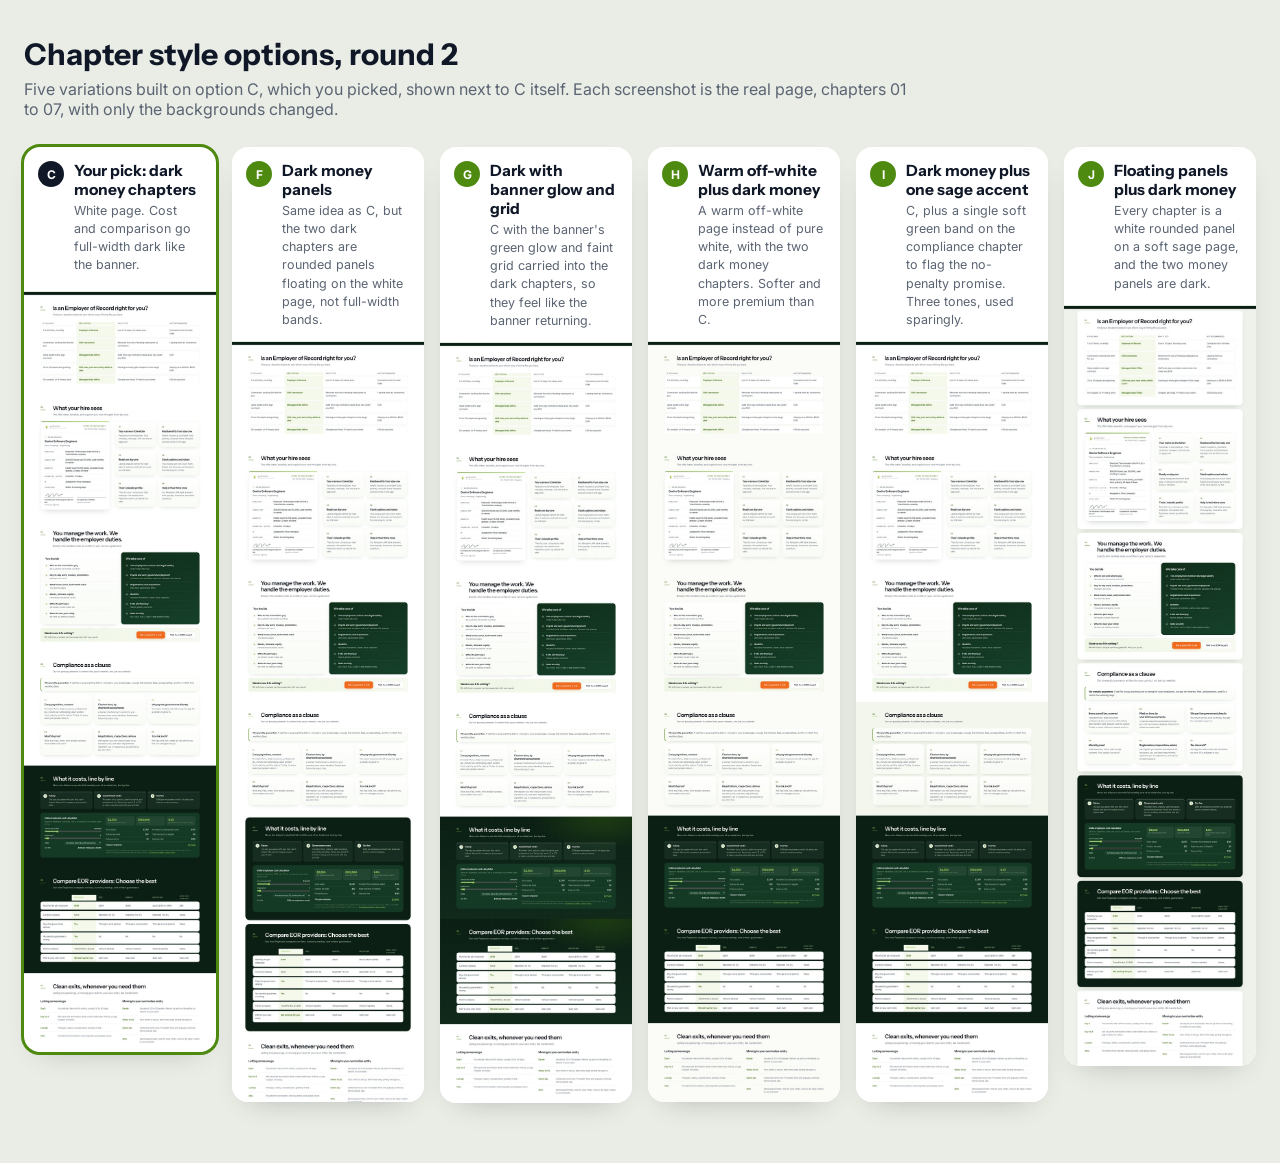
<file: design-options/chapter-style-options/index.html>
<!DOCTYPE html><html lang="en"><head><meta charset="utf-8"><meta name="viewport" content="width=device-width,initial-scale=1"><title>Section Style Options</title><meta name="robots" content="noindex,nofollow">
<link href="https://fonts.googleapis.com/css2?family=Instrument+Sans:wght@600;700&family=Inter:wght@400;500;600&display=swap" rel="stylesheet"><style>
:root{--ink:#101828;--muted:#5B6472;--green:#4F8A10}
body{margin:0;background:#E9EDE6;font-family:Inter,system-ui,sans-serif;color:var(--ink)}
.w{max-width:1560px;margin:0 auto;padding:36px 24px 60px}
h1{font-family:"Instrument Sans";font-size:30px;margin:0 0 6px}.lead{color:var(--muted);margin:0 0 28px;max-width:900px}
.g{display:grid;grid-template-columns:repeat(6,1fr);gap:16px;align-items:start}
.o{margin:0;background:#fff;border-radius:16px;overflow:hidden;box-shadow:0 12px 30px -18px rgba(0,0,0,.3)}
.o.pick{outline:3px solid var(--green)}.o.pick figcaption span{background:#101828}
figcaption{display:flex;gap:10px;padding:14px 14px 12px;align-items:flex-start;min-height:118px}
figcaption span{flex:0 0 26px;height:26px;border-radius:50%;background:var(--green);color:#fff;display:grid;place-items:center;font-size:12px;font-weight:700}
figcaption b{display:block;font-family:"Instrument Sans";font-size:15.5px}figcaption p{margin:3px 0 0;font-size:12.5px;color:var(--muted);line-height:1.45}
.o img{display:block;width:100%;height:auto;border-top:1px solid #E4E9E1}
@media(max-width:1200px){.g{grid-template-columns:repeat(3,1fr)}}@media(max-width:700px){.g{grid-template-columns:1fr}}
</style></head><body><div class="w"><h1>Chapter style options, round 2</h1><p class="lead">Five variations built on option C, which you picked, shown next to C itself. Each screenshot is the real page, chapters 01 to 07, with only the backgrounds changed.</p><div class="g"><figure class="o pick"><figcaption><span>C</span><div><b>Your pick: dark money chapters</b><p>White page. Cost and comparison go full-width dark like the banner.</p></div></figcaption><img src="img/C.jpg" alt="Option C"></figure><figure class="o"><figcaption><span>F</span><div><b>Dark money panels</b><p>Same idea as C, but the two dark chapters are rounded panels floating on the white page, not full-width bands.</p></div></figcaption><img src="img/F.jpg" alt="Option F"></figure><figure class="o"><figcaption><span>G</span><div><b>Dark with banner glow and grid</b><p>C with the banner's green glow and faint grid carried into the dark chapters, so they feel like the banner returning.</p></div></figcaption><img src="img/G.jpg" alt="Option G"></figure><figure class="o"><figcaption><span>H</span><div><b>Warm off-white plus dark money</b><p>A warm off-white page instead of pure white, with the two dark money chapters. Softer and more premium than C.</p></div></figcaption><img src="img/H.jpg" alt="Option H"></figure><figure class="o"><figcaption><span>I</span><div><b>Dark money plus one sage accent</b><p>C, plus a single soft green band on the compliance chapter to flag the no-penalty promise. Three tones, used sparingly.</p></div></figcaption><img src="img/I.jpg" alt="Option I"></figure><figure class="o"><figcaption><span>J</span><div><b>Floating panels plus dark money</b><p>Every chapter is a white rounded panel on a soft sage page, and the two money panels are dark.</p></div></figcaption><img src="img/J.jpg" alt="Option J"></figure></div></div><script src="../../assets/protect.js" defer></script></body></html>
</file>
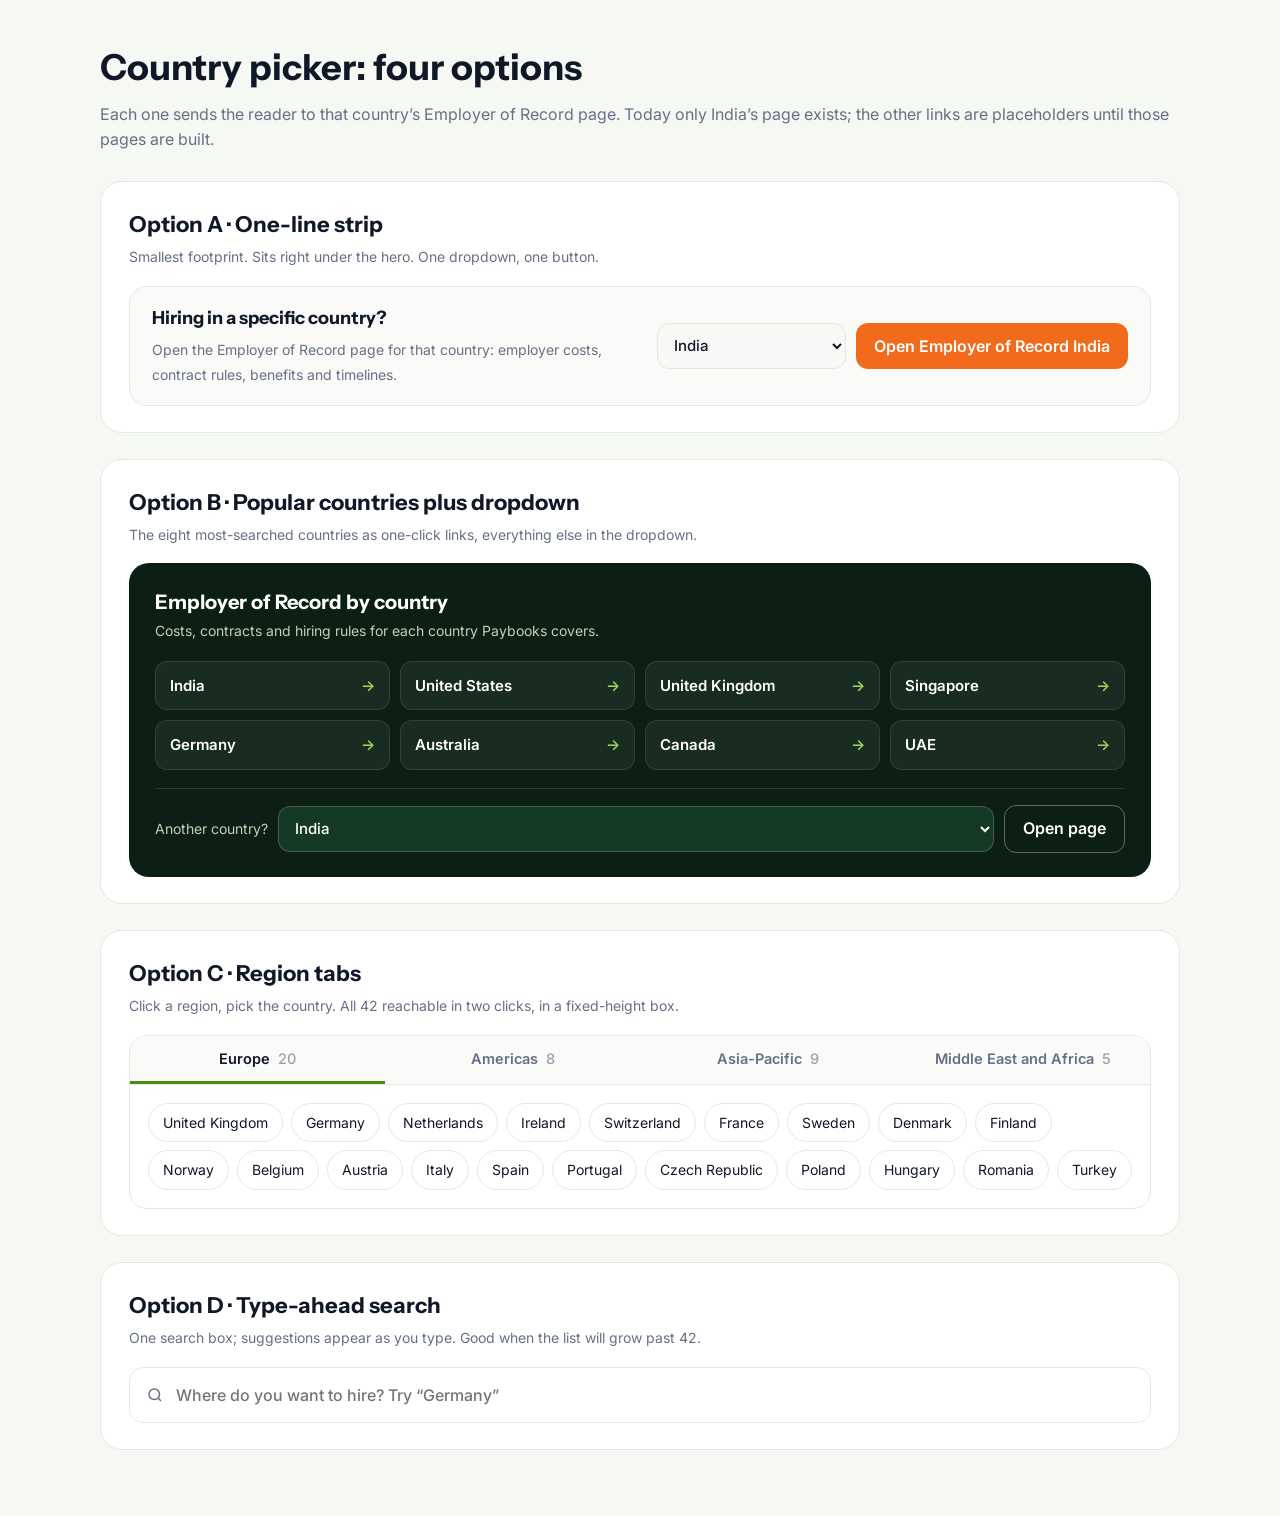
<file: design-options/country-picker/index.html>
<!doctype html><html lang="en"><head><meta charset="utf-8"><meta name="viewport" content="width=device-width,initial-scale=1"><title>Country picker options</title><meta name="robots" content="noindex,nofollow"><link href="https://fonts.googleapis.com/css2?family=Instrument+Sans:wght@600&family=Inter:wght@400;500;600&display=swap" rel="stylesheet"><style>
:root{--ink:#101828;--muted:#667085;--line:#E4E9E1;--green:#4F8A10;--forest:#0B1F14;--orange:#F26B1D}
body{margin:0;font:16px/1.55 Inter,system-ui,sans-serif;color:var(--ink);background:#F6F8F3}.wrap{max-width:1080px;margin:0 auto;padding:40px 24px}
h1{font-family:"Instrument Sans",sans-serif;font-size:36px;margin:0 0 6px}.lead{color:var(--muted);margin:0 0 30px}
.opt{background:#fff;border:1px solid var(--line);border-radius:22px;padding:26px 28px;margin:0 0 26px}.opt h2{font-family:"Instrument Sans",sans-serif;font-size:22px;margin:0 0 4px}.why{color:var(--muted);font-size:14px;margin:0 0 18px}
.btn{display:inline-flex;align-items:center;justify-content:center;height:46px;padding:0 18px;border-radius:12px;background:var(--orange);color:#fff;font-weight:600;text-decoration:none;white-space:nowrap}.btn.ghost{background:#fff;color:var(--ink);border:1px solid var(--line)}
select{height:46px;border:1px solid var(--line);border-radius:12px;background:#F8F9F7;font:500 15px Inter,sans-serif;padding:0 12px;color:var(--ink)}
.cpick-card{display:grid;grid-template-columns:1.2fr 1fr;gap:20px;align-items:center;background:#FAFBF8;border:1px solid var(--line);border-radius:18px;padding:18px 22px}.cpick-card b{display:block;font-family:"Instrument Sans",sans-serif;font-size:18px;margin-bottom:4px}.cpick-card span{font-size:14px;color:var(--muted)}.cpick-form{display:flex;gap:10px}.cpick-form select{flex:1}
.pcard{background:var(--forest);color:#fff;border-radius:20px;padding:24px 26px}.ph b{display:block;font-family:"Instrument Sans",sans-serif;font-size:20px}.ph span{color:#BFD3B9;font-size:14px}.pops{display:grid;grid-template-columns:repeat(4,1fr);gap:10px;margin:18px 0}.pop{display:flex;justify-content:space-between;align-items:center;background:rgba(255,255,255,.06);border:1px solid rgba(255,255,255,.1);border-radius:12px;padding:12px 14px;color:#fff;text-decoration:none;font-weight:600;font-size:15px}.pop i{font-style:normal;color:#9FD35C}.pop:hover{background:rgba(255,255,255,.12)}
.pmore{display:flex;gap:10px;align-items:center;border-top:1px solid rgba(255,255,255,.12);padding-top:16px}.pmore span{color:#BFD3B9;font-size:14px;white-space:nowrap}.pmore select{flex:1;background:#143A25;color:#fff;border-color:rgba(255,255,255,.2)}.pmore .btn.ghost{background:transparent;color:#fff;border-color:rgba(255,255,255,.35)}
.tabs{border:1px solid var(--line);border-radius:18px;overflow:hidden}.tabbar{display:flex;border-bottom:1px solid var(--line);background:#FAFBF8}.tb{flex:1;padding:14px;border:0;border-bottom:3px solid transparent;background:none;font:600 14.5px Inter,sans-serif;color:var(--muted);cursor:pointer}.tb em{font-style:normal;font-weight:500;color:#98A2B3;margin-left:4px}.tb.on{color:var(--ink);border-bottom-color:var(--green)}
.tp{display:none;flex-wrap:wrap;gap:8px;padding:18px}.tp.on{display:flex}.cl{border:1px solid var(--line);border-radius:999px;padding:8px 14px;font-size:14px;color:var(--ink);text-decoration:none;background:#fff}.cl:hover{border-color:var(--green);color:var(--green)}
.srch{position:relative}.sbox{display:flex;align-items:center;gap:10px;border:1px solid var(--line);border-radius:14px;padding:0 16px;height:54px;background:#fff;color:var(--muted)}.sbox input{flex:1;border:0;outline:none;font:500 16px Inter,sans-serif;color:var(--ink)}
.sugg{display:none;position:absolute;left:0;right:0;top:60px;max-height:280px;overflow:auto;background:#fff;border:1px solid var(--line);border-radius:14px;box-shadow:0 20px 50px -20px rgba(20,26,31,.3);z-index:5}.sugg.open{display:block}.sg{display:flex;justify-content:space-between;padding:11px 16px;text-decoration:none;color:var(--ink);font-weight:600;font-size:15px;border-bottom:1px solid #F0F2EE}.sg span{font-weight:400;color:var(--muted);font-size:13px}.sg:hover{background:#F6F8F3}.sg.hide{display:none}
@media(max-width:760px){.cpick-card{grid-template-columns:1fr}.cpick-form{flex-direction:column}.pops{grid-template-columns:1fr 1fr}.tabbar{overflow-x:auto}.tb{white-space:nowrap}.pmore{flex-wrap:wrap}}
</style></head><body><div class="wrap"><h1>Country picker: four options</h1><p class="lead">Each one sends the reader to that country’s Employer of Record page. Today only India’s page exists; the other links are placeholders until those pages are built.</p><section class="opt"><h2>Option A · One-line strip</h2><p class="why">Smallest footprint. Sits right under the hero. One dropdown, one button.</p>
<div class="cpick-card"><div><b>Hiring in a specific country?</b><span>Open the Employer of Record page for that country: employer costs, contract rules, benefits and timelines.</span></div>
<form class="cpick-form" onsubmit="return false"><select aria-label="Country"><option>India</option><option>Argentina</option><option>Australia</option><option>Austria</option><option>Belgium</option><option>Brazil</option><option>Canada</option><option>China</option><option>Colombia</option><option>Costa Rica</option><option>Czech Republic</option><option>Denmark</option><option>Dominican Republic</option><option>Finland</option><option>France</option><option>Germany</option><option>Hong Kong</option><option>Hungary</option><option>Ireland</option><option>Italy</option><option>Japan</option><option>Kenya</option><option>Mexico</option><option>Netherlands</option><option>Nigeria</option><option>Norway</option><option>Philippines</option><option>Poland</option><option>Portugal</option><option>Romania</option><option>Saudi Arabia</option><option>Singapore</option><option>South Africa</option><option>South Korea</option><option>Spain</option><option>Sweden</option><option>Switzerland</option><option>Thailand</option><option>Turkey</option><option>UAE</option><option>United Kingdom</option><option>United States</option></select><a class="btn" href="../../employer-of-record/india/">Open Employer of Record India</a></form></div></section><section class="opt"><h2>Option B · Popular countries plus dropdown</h2><p class="why">The eight most-searched countries as one-click links, everything else in the dropdown.</p>
<div class="pcard"><div class="ph"><b>Employer of Record by country</b><span>Costs, contracts and hiring rules for each country Paybooks covers.</span></div>
<div class="pops"><a class="pop" href="../../employer-of-record/india/">India<i>→</i></a><a class="pop" href="#">United States<i>→</i></a><a class="pop" href="#">United Kingdom<i>→</i></a><a class="pop" href="#">Singapore<i>→</i></a><a class="pop" href="#">Germany<i>→</i></a><a class="pop" href="#">Australia<i>→</i></a><a class="pop" href="#">Canada<i>→</i></a><a class="pop" href="#">UAE<i>→</i></a></div>
<div class="pmore"><span>Another country?</span><select aria-label="Country"><option>India</option><option>Argentina</option><option>Australia</option><option>Austria</option><option>Belgium</option><option>Brazil</option><option>Canada</option><option>China</option><option>Colombia</option><option>Costa Rica</option><option>Czech Republic</option><option>Denmark</option><option>Dominican Republic</option><option>Finland</option><option>France</option><option>Germany</option><option>Hong Kong</option><option>Hungary</option><option>Ireland</option><option>Italy</option><option>Japan</option><option>Kenya</option><option>Mexico</option><option>Netherlands</option><option>Nigeria</option><option>Norway</option><option>Philippines</option><option>Poland</option><option>Portugal</option><option>Romania</option><option>Saudi Arabia</option><option>Singapore</option><option>South Africa</option><option>South Korea</option><option>Spain</option><option>Sweden</option><option>Switzerland</option><option>Thailand</option><option>Turkey</option><option>UAE</option><option>United Kingdom</option><option>United States</option></select><a class="btn ghost" href="#">Open page</a></div></div></section><section class="opt"><h2>Option C · Region tabs</h2><p class="why">Click a region, pick the country. All 42 reachable in two clicks, in a fixed-height box.</p>
<div class="tabs"><div class="tabbar"><button type="button" class="tb on" data-i="0">Europe <em>20</em></button><button type="button" class="tb" data-i="1">Americas <em>8</em></button><button type="button" class="tb" data-i="2">Asia-Pacific <em>9</em></button><button type="button" class="tb" data-i="3">Middle East and Africa <em>5</em></button></div>
<div class="tp on" data-i="0"><a class="cl" href="#">United Kingdom</a><a class="cl" href="#">Germany</a><a class="cl" href="#">Netherlands</a><a class="cl" href="#">Ireland</a><a class="cl" href="#">Switzerland</a><a class="cl" href="#">France</a><a class="cl" href="#">Sweden</a><a class="cl" href="#">Denmark</a><a class="cl" href="#">Finland</a><a class="cl" href="#">Norway</a><a class="cl" href="#">Belgium</a><a class="cl" href="#">Austria</a><a class="cl" href="#">Italy</a><a class="cl" href="#">Spain</a><a class="cl" href="#">Portugal</a><a class="cl" href="#">Czech Republic</a><a class="cl" href="#">Poland</a><a class="cl" href="#">Hungary</a><a class="cl" href="#">Romania</a><a class="cl" href="#">Turkey</a></div><div class="tp" data-i="1"><a class="cl" href="#">United States</a><a class="cl" href="#">Canada</a><a class="cl" href="#">Brazil</a><a class="cl" href="#">Mexico</a><a class="cl" href="#">Argentina</a><a class="cl" href="#">Colombia</a><a class="cl" href="#">Costa Rica</a><a class="cl" href="#">Dominican Republic</a></div><div class="tp" data-i="2"><a class="cl" href="../../employer-of-record/india/">India</a><a class="cl" href="#">Singapore</a><a class="cl" href="#">Australia</a><a class="cl" href="#">Hong Kong</a><a class="cl" href="#">Japan</a><a class="cl" href="#">South Korea</a><a class="cl" href="#">China</a><a class="cl" href="#">Thailand</a><a class="cl" href="#">Philippines</a></div><div class="tp" data-i="3"><a class="cl" href="#">UAE</a><a class="cl" href="#">Saudi Arabia</a><a class="cl" href="#">South Africa</a><a class="cl" href="#">Kenya</a><a class="cl" href="#">Nigeria</a></div></div></section><section class="opt"><h2>Option D · Type-ahead search</h2><p class="why">One search box; suggestions appear as you type. Good when the list will grow past 42.</p>
<div class="srch"><div class="sbox"><svg width="18" height="18" viewBox="0 0 24 24" fill="none" stroke="currentColor" stroke-width="2"><circle cx="11" cy="11" r="7"/><path d="m20 20-3.5-3.5"/></svg><input id="sq" type="search" placeholder="Where do you want to hire? Try “Germany”" autocomplete="off"></div>
<div class="sugg" id="sugg"><a class="sg" href="#" data-n="Argentina">Argentina<span>Employer of Record Argentina</span></a><a class="sg" href="#" data-n="Australia">Australia<span>Employer of Record Australia</span></a><a class="sg" href="#" data-n="Austria">Austria<span>Employer of Record Austria</span></a><a class="sg" href="#" data-n="Belgium">Belgium<span>Employer of Record Belgium</span></a><a class="sg" href="#" data-n="Brazil">Brazil<span>Employer of Record Brazil</span></a><a class="sg" href="#" data-n="Canada">Canada<span>Employer of Record Canada</span></a><a class="sg" href="#" data-n="China">China<span>Employer of Record China</span></a><a class="sg" href="#" data-n="Colombia">Colombia<span>Employer of Record Colombia</span></a><a class="sg" href="#" data-n="Costa Rica">Costa Rica<span>Employer of Record Costa Rica</span></a><a class="sg" href="#" data-n="Czech Republic">Czech Republic<span>Employer of Record Czech Republic</span></a><a class="sg" href="#" data-n="Denmark">Denmark<span>Employer of Record Denmark</span></a><a class="sg" href="#" data-n="Dominican Republic">Dominican Republic<span>Employer of Record Dominican Republic</span></a><a class="sg" href="#" data-n="Finland">Finland<span>Employer of Record Finland</span></a><a class="sg" href="#" data-n="France">France<span>Employer of Record France</span></a><a class="sg" href="#" data-n="Germany">Germany<span>Employer of Record Germany</span></a><a class="sg" href="#" data-n="Hong Kong">Hong Kong<span>Employer of Record Hong Kong</span></a><a class="sg" href="#" data-n="Hungary">Hungary<span>Employer of Record Hungary</span></a><a class="sg" href="../../employer-of-record/india/" data-n="India">India<span>Employer of Record India</span></a><a class="sg" href="#" data-n="Ireland">Ireland<span>Employer of Record Ireland</span></a><a class="sg" href="#" data-n="Italy">Italy<span>Employer of Record Italy</span></a><a class="sg" href="#" data-n="Japan">Japan<span>Employer of Record Japan</span></a><a class="sg" href="#" data-n="Kenya">Kenya<span>Employer of Record Kenya</span></a><a class="sg" href="#" data-n="Mexico">Mexico<span>Employer of Record Mexico</span></a><a class="sg" href="#" data-n="Netherlands">Netherlands<span>Employer of Record Netherlands</span></a><a class="sg" href="#" data-n="Nigeria">Nigeria<span>Employer of Record Nigeria</span></a><a class="sg" href="#" data-n="Norway">Norway<span>Employer of Record Norway</span></a><a class="sg" href="#" data-n="Philippines">Philippines<span>Employer of Record Philippines</span></a><a class="sg" href="#" data-n="Poland">Poland<span>Employer of Record Poland</span></a><a class="sg" href="#" data-n="Portugal">Portugal<span>Employer of Record Portugal</span></a><a class="sg" href="#" data-n="Romania">Romania<span>Employer of Record Romania</span></a><a class="sg" href="#" data-n="Saudi Arabia">Saudi Arabia<span>Employer of Record Saudi Arabia</span></a><a class="sg" href="#" data-n="Singapore">Singapore<span>Employer of Record Singapore</span></a><a class="sg" href="#" data-n="South Africa">South Africa<span>Employer of Record South Africa</span></a><a class="sg" href="#" data-n="South Korea">South Korea<span>Employer of Record South Korea</span></a><a class="sg" href="#" data-n="Spain">Spain<span>Employer of Record Spain</span></a><a class="sg" href="#" data-n="Sweden">Sweden<span>Employer of Record Sweden</span></a><a class="sg" href="#" data-n="Switzerland">Switzerland<span>Employer of Record Switzerland</span></a><a class="sg" href="#" data-n="Thailand">Thailand<span>Employer of Record Thailand</span></a><a class="sg" href="#" data-n="Turkey">Turkey<span>Employer of Record Turkey</span></a><a class="sg" href="#" data-n="UAE">UAE<span>Employer of Record UAE</span></a><a class="sg" href="#" data-n="United Kingdom">United Kingdom<span>Employer of Record United Kingdom</span></a><a class="sg" href="#" data-n="United States">United States<span>Employer of Record United States</span></a></div></div></section></div><script>document.querySelectorAll('.tb').forEach(function(t){t.onclick=function(){document.querySelectorAll('.tb').forEach(function(x){x.classList.toggle('on',x===t)});document.querySelectorAll('.tp').forEach(function(p){p.classList.toggle('on',p.dataset.i===t.dataset.i)})}});
var q=document.getElementById('sq'),sg=document.getElementById('sugg');q.addEventListener('input',function(){var v=q.value.trim().toLowerCase();var k=0;sg.querySelectorAll('.sg').forEach(function(a){var h=v&&a.dataset.n.toLowerCase().indexOf(v)>-1;a.classList.toggle('hide',!h);if(h)k++});sg.classList.toggle('open',k>0)});document.addEventListener('click',function(e){if(!e.target.closest('.srch'))sg.classList.remove('open')});</script><script src="../../assets/protect.js" defer></script></body></html>
</file>
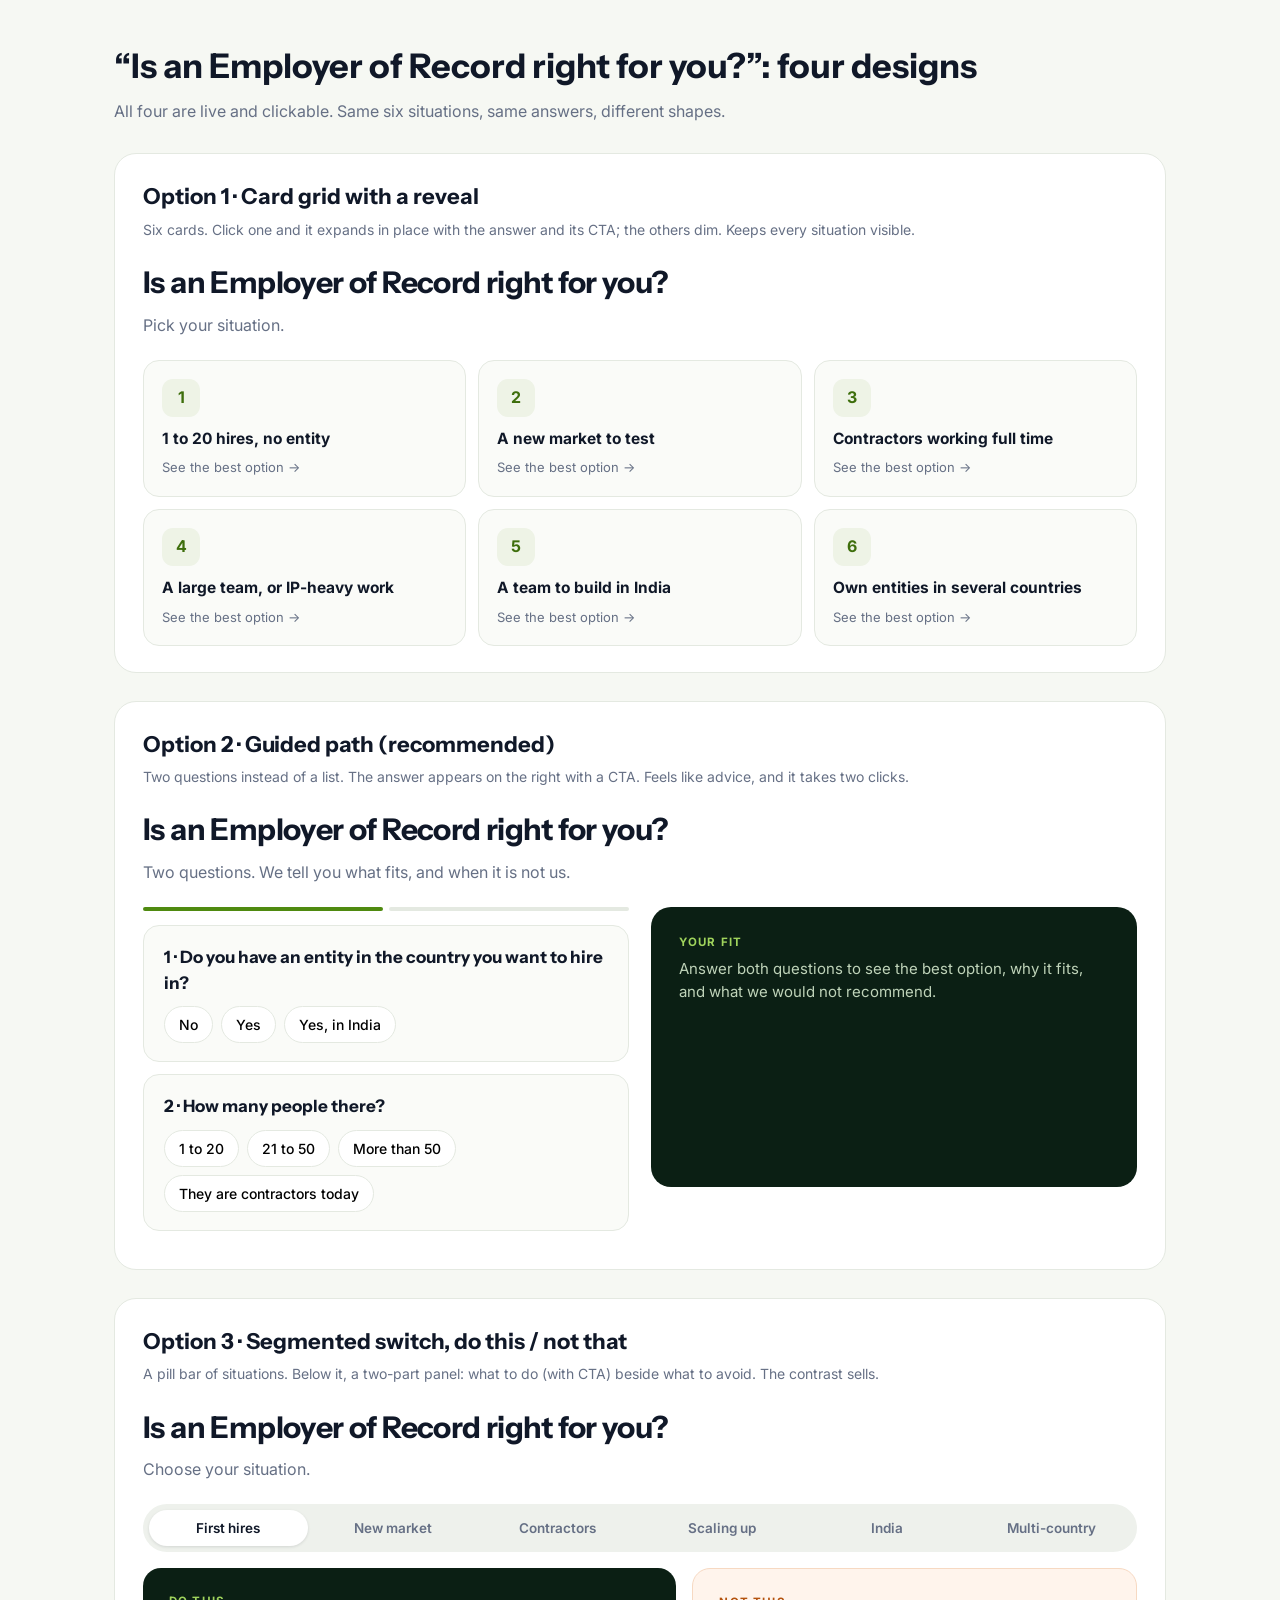
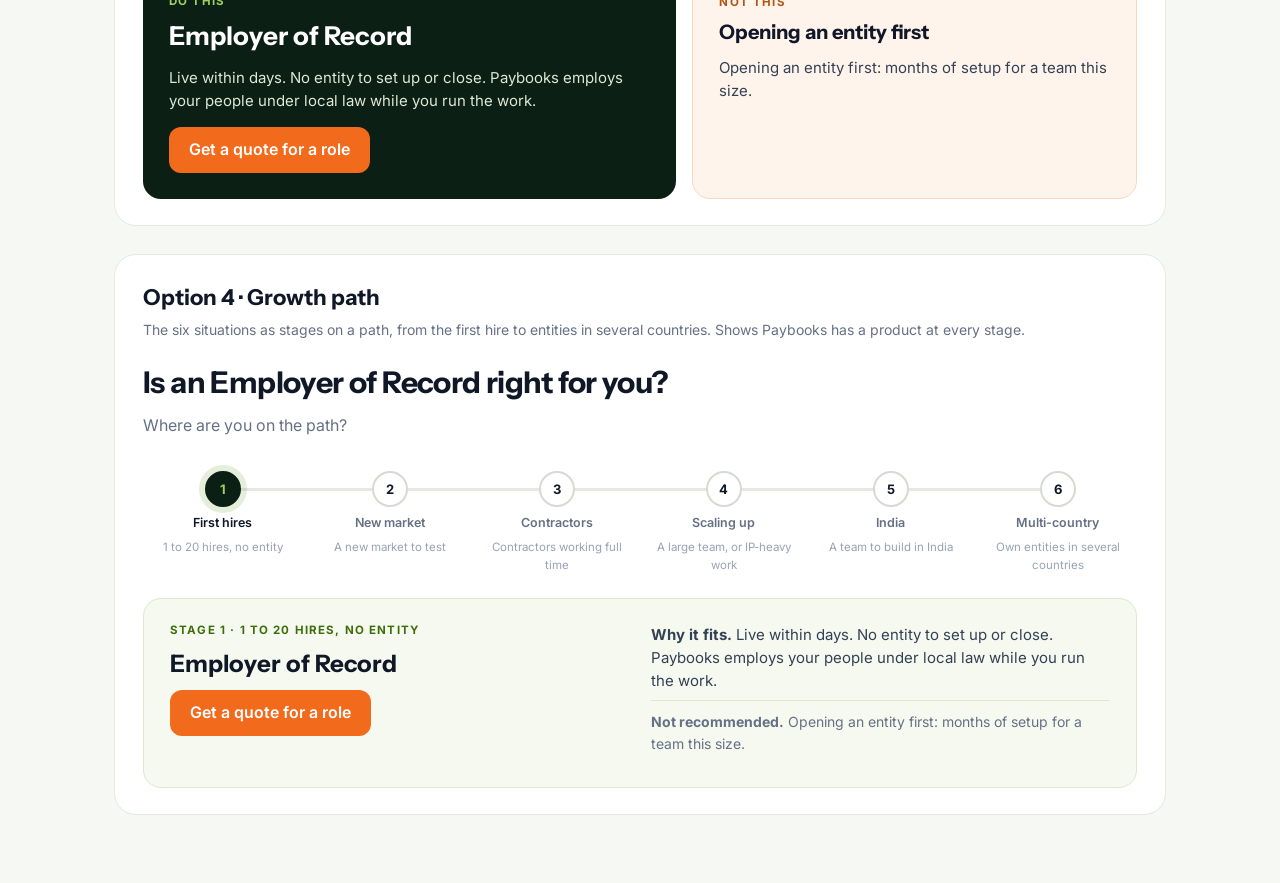
<file: design-options/fit-picker/index.html>
<!doctype html><html lang="en"><head><meta charset="utf-8"><meta name="viewport" content="width=device-width,initial-scale=1"><title>Fit section: four designs</title><meta name="robots" content="noindex,nofollow">
<link href="https://fonts.googleapis.com/css2?family=Instrument+Sans:wght@600&family=Inter:wght@400;500;600;700&display=swap" rel="stylesheet">
<style>
:root{--ink:#101828;--ink2:#344054;--muted:#667085;--line:#E4E9E1;--green:#4F8A10;--g600:#3E6E0C;--forest:#0B1F14;--lime:#9FD35C;--orange:#F26B1D;--sage:#C9D8BE;--head:"Instrument Sans",sans-serif}
*{box-sizing:border-box}body{margin:0;font:16px/1.55 Inter,system-ui,sans-serif;color:var(--ink);background:#F6F8F3}.wrap{max-width:1100px;margin:0 auto;padding:40px 24px}
h1{font-family:var(--head);font-size:34px;margin:0 0 6px}.lead{color:var(--muted);margin:0 0 30px}
.opt{background:#fff;border:1px solid var(--line);border-radius:22px;padding:26px 28px;margin:0 0 28px}.opt>h2{font-family:var(--head);font-size:22px;margin:0 0 4px}.why{color:var(--muted);font-size:14px;margin:0 0 20px}
h3.t{font-family:var(--head);font-size:30px;letter-spacing:-.02em;margin:0 0 6px}p.sub{color:var(--muted);margin:0 0 22px}
.btn{display:inline-flex;align-items:center;height:46px;padding:0 20px;border-radius:12px;background:var(--orange);color:#fff;font-weight:600;text-decoration:none}
small.k{display:block;font:700 11.5px Inter;letter-spacing:.1em;text-transform:uppercase;color:var(--g600);margin-bottom:8px}
/* 1 cards */
.g1{display:grid;grid-template-columns:repeat(3,1fr);gap:12px}.c1{position:relative;background:#FAFBF8;border:1px solid var(--line);border-radius:16px;padding:18px;cursor:pointer;transition:all .2s}.c1 i{display:grid;place-items:center;width:38px;height:38px;border-radius:11px;background:#EEF3E6;color:var(--g600);font-style:normal;font-weight:700;margin-bottom:12px}.c1 b{display:block;font-size:15.5px;line-height:1.35}.c1 .more{font-size:13px;color:var(--muted);margin-top:8px}
.c1.on{grid-column:span 3;background:var(--forest);color:#fff;border-color:var(--forest);display:grid;grid-template-columns:1fr 1.4fr;gap:26px}.c1.on i{background:var(--lime);color:var(--forest)}.c1.on .more{display:none}.c1 .ans{display:none}.c1.on .ans{display:block}.c1.on small.k{color:var(--lime)}.c1.on h4{font-family:var(--head);font-size:24px;margin:0 0 10px}.c1.on p{margin:0 0 10px;color:#DDE8D6;font-size:15px}.c1.on .no{color:#BFD3B9;border-top:1px solid rgba(255,255,255,.14);padding-top:10px;font-size:14px}.c1.on .btn{margin-top:10px}
.g1.has .c1:not(.on){opacity:.55}
/* 2 guided */
.g2{display:grid;grid-template-columns:1fr 1fr;gap:22px;align-items:start}.q{background:#FAFBF8;border:1px solid var(--line);border-radius:16px;padding:18px 20px;margin-bottom:12px}.q b{display:block;font-family:var(--head);font-size:17px;margin-bottom:10px}.q .o{display:flex;flex-wrap:wrap;gap:8px}.q .o button{border:1px solid var(--line);background:#fff;border-radius:999px;padding:9px 14px;font:500 14px Inter,sans-serif;cursor:pointer}.q .o button.on{background:var(--forest);color:#fff;border-color:var(--forest)}
.prog{display:flex;gap:6px;margin-bottom:14px}.prog span{flex:1;height:4px;border-radius:2px;background:#E4E9E1}.prog span.on{background:var(--green)}
.a2{background:var(--forest);color:#fff;border-radius:20px;padding:28px;min-height:280px}.a2 small.k{color:var(--lime)}.a2 h4{font-family:var(--head);font-size:26px;margin:0 0 10px}.a2 p{color:#DDE8D6;margin:0 0 10px;font-size:15px}.a2 .no{color:#BFD3B9;border-top:1px solid rgba(255,255,255,.14);padding-top:12px;font-size:14px}.a2 .empty{color:#BFD3B9}
/* 3 segmented */
.seg{display:flex;gap:6px;background:#EEF1EC;border-radius:999px;padding:6px;overflow-x:auto;scrollbar-width:none}.seg button{flex:1;border:0;background:transparent;border-radius:999px;padding:10px 14px;font:600 13.5px Inter,sans-serif;color:var(--muted);cursor:pointer;white-space:nowrap}.seg button.on{background:#fff;color:var(--ink);box-shadow:0 1px 3px rgba(20,26,31,.12)}
.duo{display:grid;grid-template-columns:1.2fr 1fr;gap:16px;margin-top:16px}.do{background:var(--forest);color:#fff;border-radius:18px;padding:26px}.do small.k{color:var(--lime)}.do h4{font-family:var(--head);font-size:26px;margin:0 0 10px}.do p{color:#DDE8D6;margin:0 0 14px;font-size:15px}.dont{background:#FFF4EC;border:1px solid #F7D9C2;border-radius:18px;padding:26px}.dont small.k{color:#B4530F}.dont h4{font-family:var(--head);font-size:20px;margin:0 0 8px}.dont p{margin:0;color:var(--ink2);font-size:15px}
/* 4 stepper */
.st{position:relative;display:grid;grid-template-columns:repeat(6,1fr);gap:8px;padding:10px 0 4px}.st::before{content:"";position:absolute;left:8%;right:8%;top:28px;height:3px;background:#E4E9E1;border-radius:2px}.sn{position:relative;background:none;border:0;cursor:pointer;display:flex;flex-direction:column;align-items:center;gap:8px;font:inherit;color:var(--muted)}.sn i{width:36px;height:36px;border-radius:50%;background:#fff;border:2px solid #D5DBD2;display:grid;place-items:center;font-style:normal;font-weight:700;font-size:13px;color:var(--ink)}.sn span{font-size:12.5px;font-weight:600;text-align:center;line-height:1.3}.sn em{font-style:normal;font-size:11.5px;color:#98A2B3}.sn.on i{background:var(--forest);border-color:var(--forest);color:var(--lime);box-shadow:0 0 0 6px rgba(79,138,16,.15)}.sn.on span{color:var(--ink)}
.sc{margin-top:18px;background:#F5F9EF;border:1px solid #DDE8CF;border-radius:18px;padding:24px 26px;display:grid;grid-template-columns:1fr 1fr;gap:22px}.sc h4{font-family:var(--head);font-size:24px;margin:0 0 8px}.sc p{margin:0 0 8px;color:var(--ink2);font-size:15px}.sc .no{color:var(--muted);font-size:14px;border-top:1px solid #DDE8CF;padding-top:10px}
@media(max-width:800px){.g1{grid-template-columns:1fr 1fr}.c1.on{grid-column:span 2;grid-template-columns:1fr}.g2,.duo,.sc{grid-template-columns:1fr}.st{grid-template-columns:repeat(3,1fr)}.st::before{display:none}}
</style></head><body><div class="wrap">
<h1>“Is an Employer of Record right for you?”: four designs</h1><p class="lead">All four are live and clickable. Same six situations, same answers, different shapes.</p>

<section class="opt"><h2>Option 1 · Card grid with a reveal</h2><p class="why">Six cards. Click one and it expands in place with the answer and its CTA; the others dim. Keeps every situation visible.</p>
<h3 class="t">Is an Employer of Record right for you?</h3><p class="sub">Pick your situation.</p>
<div class="g1" id="g1"></div></section>

<section class="opt"><h2>Option 2 · Guided path (recommended)</h2><p class="why">Two questions instead of a list. The answer appears on the right with a CTA. Feels like advice, and it takes two clicks.</p>
<h3 class="t">Is an Employer of Record right for you?</h3><p class="sub">Two questions. We tell you what fits, and when it is not us.</p>
<div class="g2"><div><div class="prog"><span class="on"></span><span id="p2"></span></div>
<div class="q"><b>1 · Do you have an entity in the country you want to hire in?</b><div class="o" data-q="e"><button data-v="no">No</button><button data-v="yes">Yes</button><button data-v="in">Yes, in India</button></div></div>
<div class="q"><b>2 · How many people there?</b><div class="o" data-q="n"><button data-v="s">1 to 20</button><button data-v="m">21 to 50</button><button data-v="l">More than 50</button><button data-v="c">They are contractors today</button></div></div></div>
<div class="a2" id="a2"><small class="k">Your fit</small><p class="empty">Answer both questions to see the best option, why it fits, and what we would not recommend.</p></div></div></section>

<section class="opt"><h2>Option 3 · Segmented switch, do this / not that</h2><p class="why">A pill bar of situations. Below it, a two-part panel: what to do (with CTA) beside what to avoid. The contrast sells.</p>
<h3 class="t">Is an Employer of Record right for you?</h3><p class="sub">Choose your situation.</p>
<div class="seg" id="seg"></div><div class="duo"><div class="do" id="do"></div><div class="dont" id="dont"></div></div></section>

<section class="opt"><h2>Option 4 · Growth path</h2><p class="why">The six situations as stages on a path, from the first hire to entities in several countries. Shows Paybooks has a product at every stage.</p>
<h3 class="t">Is an Employer of Record right for you?</h3><p class="sub">Where are you on the path?</p>
<div class="st" id="st"></div><div class="sc" id="sc"></div></section>
</div>
<script>
var F=[["1 to 20 hires, no entity","Employer of Record","Live within days. No entity to set up or close. Paybooks employs your people under local law while you run the work.","Opening an entity first: months of setup for a team this size.","Get a quote for a role","First hires"],
["A new market to test","Employer of Record","Hire now and decide on an entity once the market proves itself. Nothing to close if you change course.","Committing to an entity before the market is proven.","Get a quote for a role","New market"],
["Contractors working full time","EOR conversion","We move full-time contractors onto local employment contracts. Same people, no misclassification risk.","Leaving them as contractors and carrying the risk.","Convert my contractors","Contractors"],
["A large team, or IP-heavy work","Your own entity, with Paybooks payroll","At scale, owning an entity usually costs less per person. Start on EOR if you must hire before it exists; we move the team over when it is ready.","Staying on an EOR at this size for the long term.","Talk to our EOR experts","Scaling up"],
["A team to build in India","EOR now, Managed India Office later","Start on EOR within days. As the team grows, move to your own India entity, set up and run by Paybooks.","Waiting to hire until an entity is ready.","Get a quote for India","India"],
["Own entities in several countries","Multi-Country Payroll","One provider, one report and one standard for payroll in every country you already operate in.","A different payroll vendor in every country.","Talk to our EOR experts","Multi-country"]];
function ans(f,dark){return '<small class="k">Best option</small><h4>'+f[1]+'</h4><p><b>Why it fits.</b> '+f[2]+'</p><p class="no"><b>Not recommended.</b> '+f[3]+'</p><a class="btn" href="#">'+f[4]+'</a>'}
var g1=document.getElementById('g1');F.forEach(function(f,i){var d=document.createElement('div');d.className='c1';d.innerHTML='<i>'+(i+1)+'</i><b>'+f[0]+'</b><div class="more">See the best option →</div><div class="ans">'+ans(f)+'</div>';d.onclick=function(){var was=d.classList.contains('on');[].forEach.call(g1.children,function(x){x.classList.remove('on')});if(!was)d.classList.add('on');g1.classList.toggle('has',!was)};g1.appendChild(d)});
var A={};document.querySelectorAll('.g2 .o').forEach(function(g){[].forEach.call(g.children,function(b){b.onclick=function(){[].forEach.call(g.children,function(x){x.classList.toggle('on',x===b)});A[g.dataset.q]=b.dataset.v;document.getElementById('p2').classList.toggle('on',!!(A.e&&A.n));if(A.e&&A.n){var f=A.n==='c'?F[2]:A.e==='in'?F[4]:A.e==='yes'?F[5]:A.n==='l'?F[3]:F[0];document.getElementById('a2').innerHTML=ans(f)}}})});
var seg=document.getElementById('seg');F.forEach(function(f,i){var b=document.createElement('button');b.textContent=f[5];b.onclick=function(){[].forEach.call(seg.children,function(x){x.classList.toggle('on',x===b)});document.getElementById('do').innerHTML='<small class="k">Do this</small><h4>'+f[1]+'</h4><p>'+f[2]+'</p><a class="btn" href="#">'+f[4]+'</a>';document.getElementById('dont').innerHTML='<small class="k">Not this</small><h4>'+f[3].split(':')[0].replace(/\.$/,'')+'</h4><p>'+f[3]+'</p>'};seg.appendChild(b);if(i===0)b.click()});
var st=document.getElementById('st');F.forEach(function(f,i){var b=document.createElement('button');b.className='sn';b.innerHTML='<i>'+(i+1)+'</i><span>'+f[5]+'</span><em>'+f[0]+'</em>';b.onclick=function(){[].forEach.call(st.children,function(x){x.classList.toggle('on',x===b)});document.getElementById('sc').innerHTML='<div><small class="k">Stage '+(i+1)+' · '+f[0]+'</small><h4>'+f[1]+'</h4><a class="btn" href="#">'+f[4]+'</a></div><div><p><b>Why it fits.</b> '+f[2]+'</p><p class="no"><b>Not recommended.</b> '+f[3]+'</p></div>'};st.appendChild(b);if(i===0)b.click()});
</script><script src="../../assets/protect.js" defer></script></body></html>
</file>
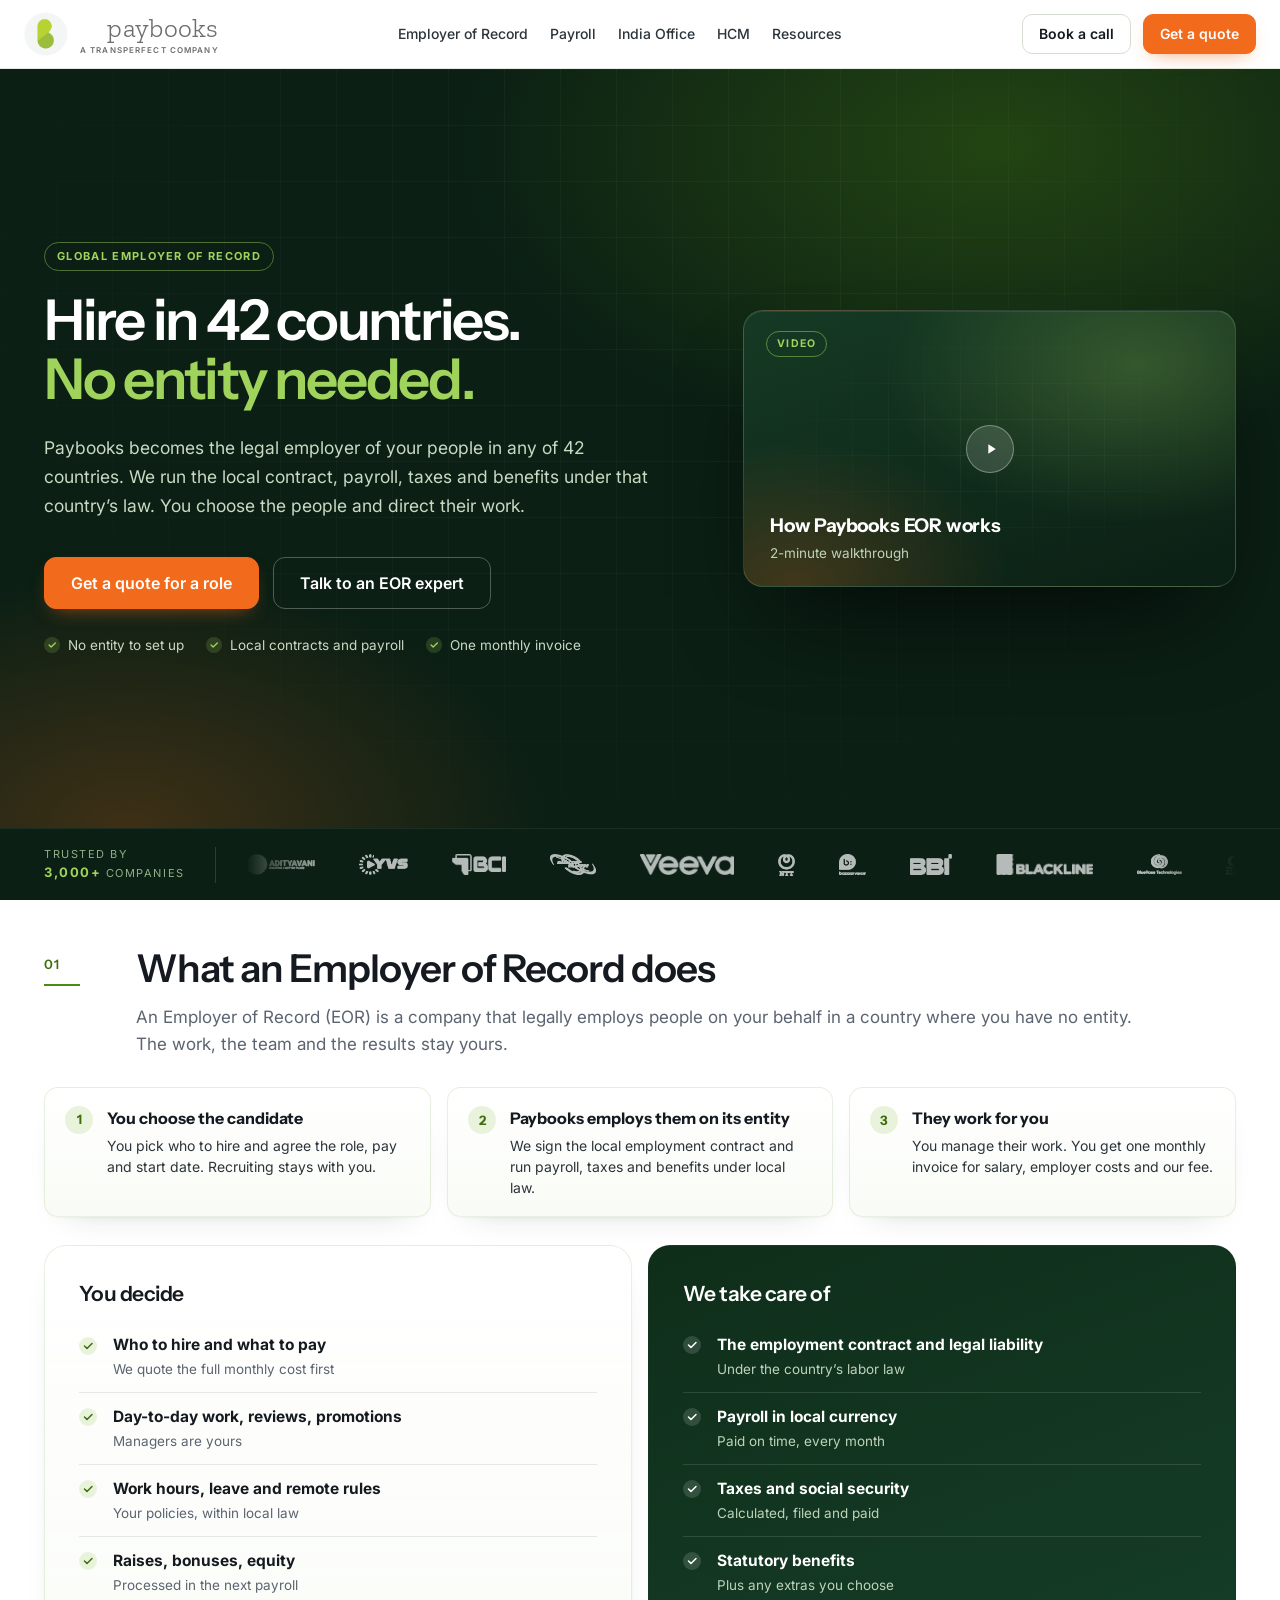
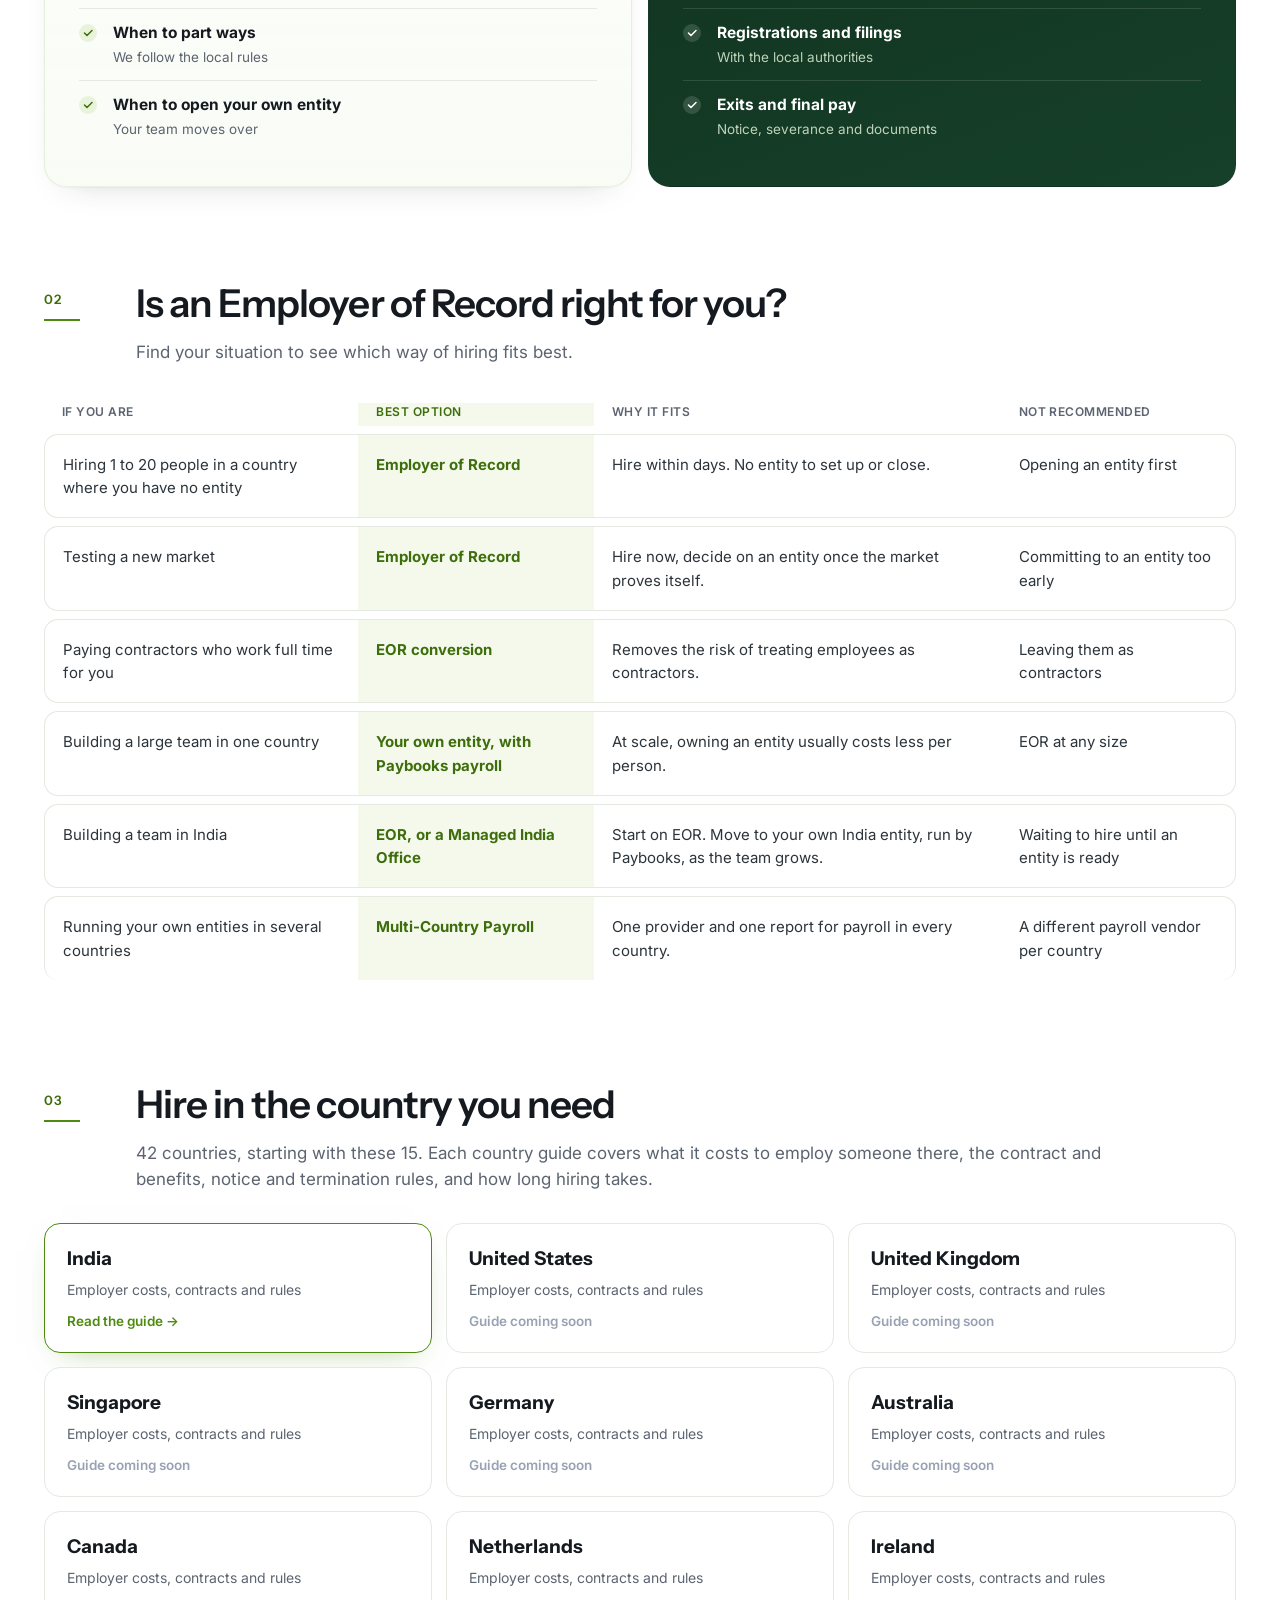
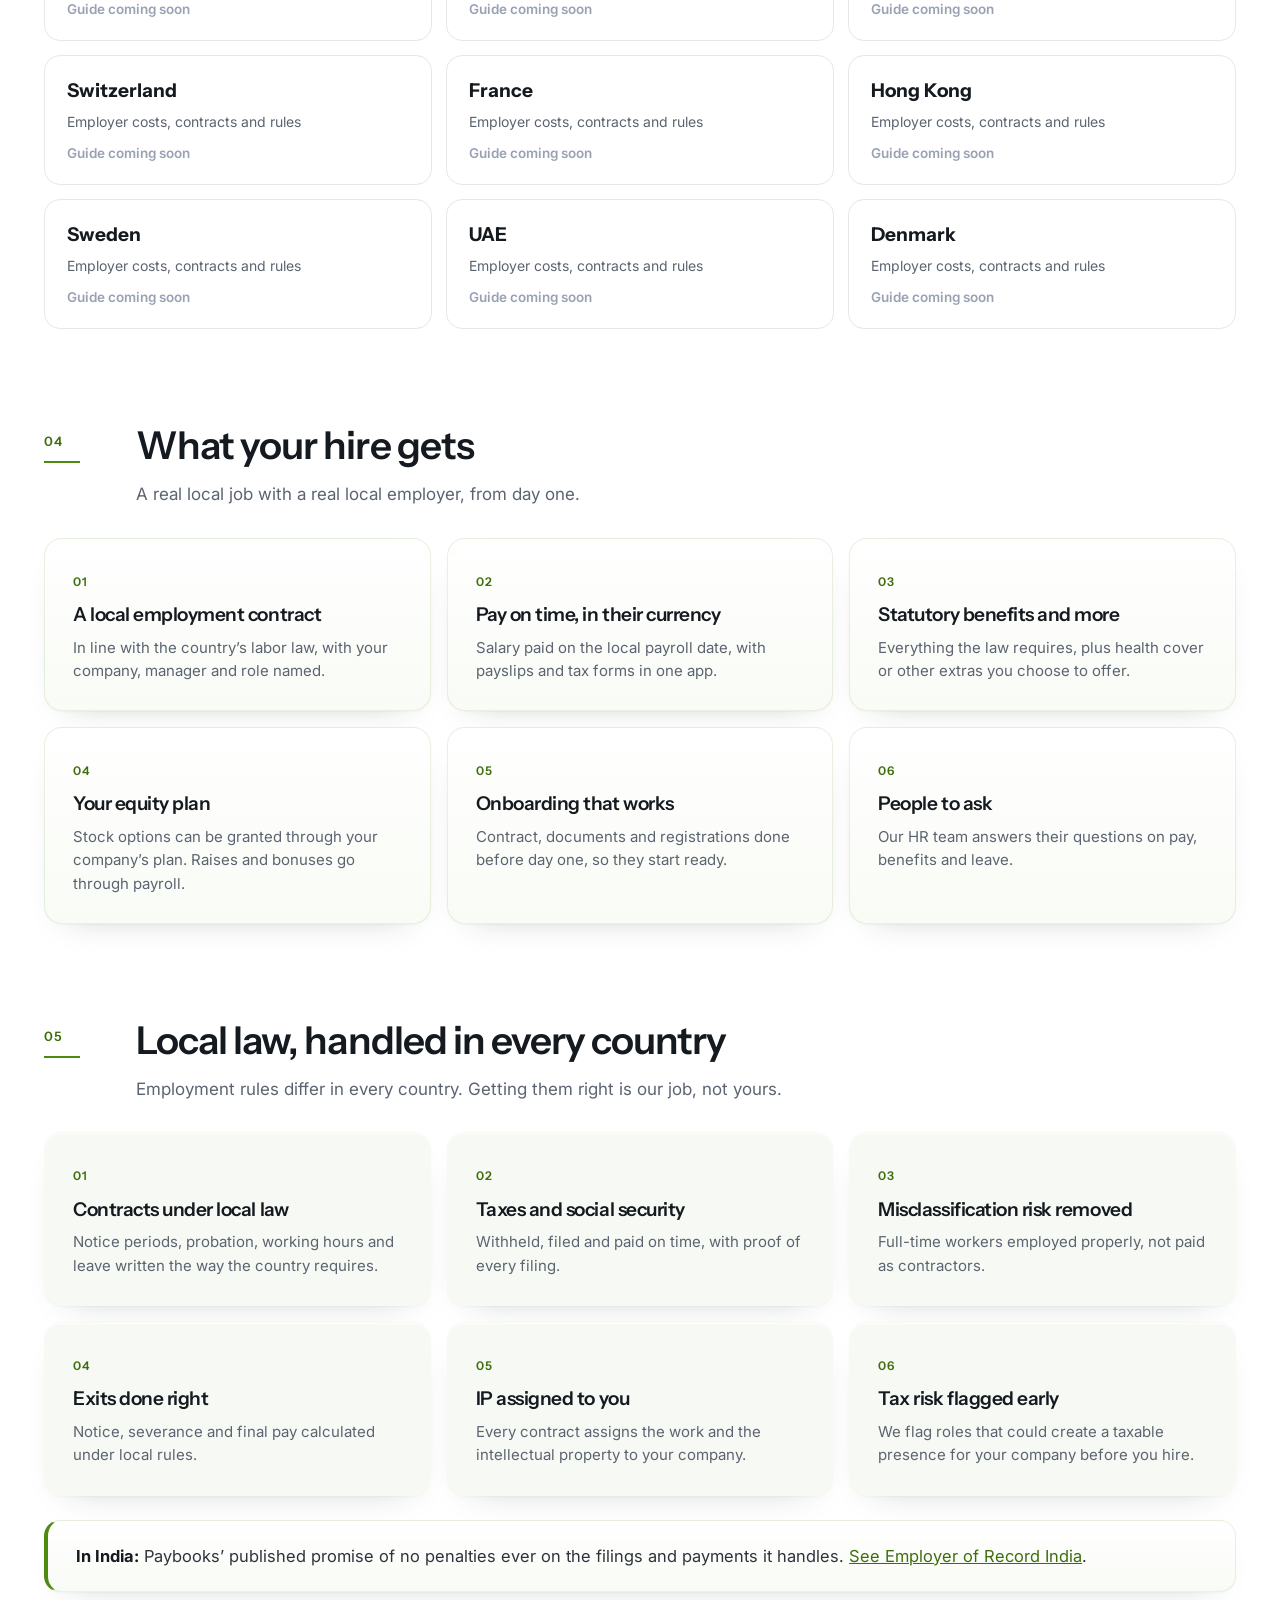
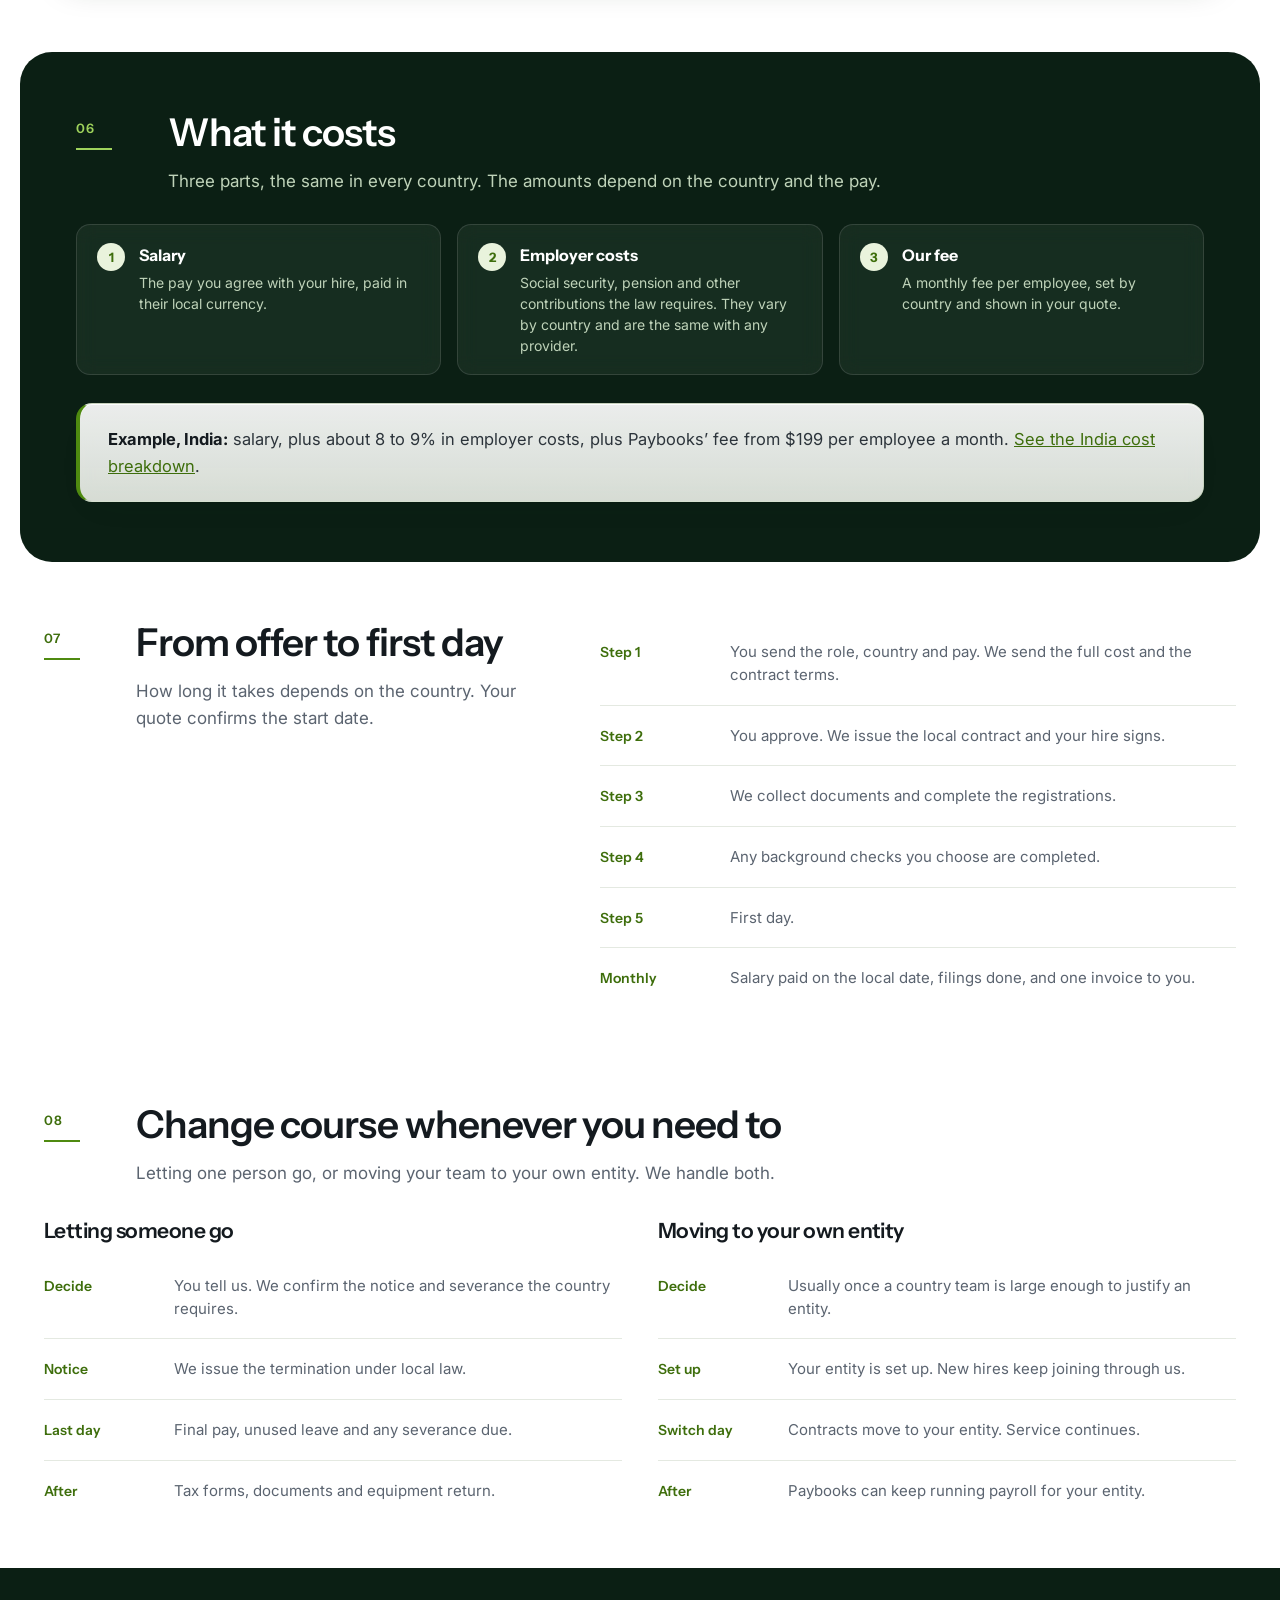
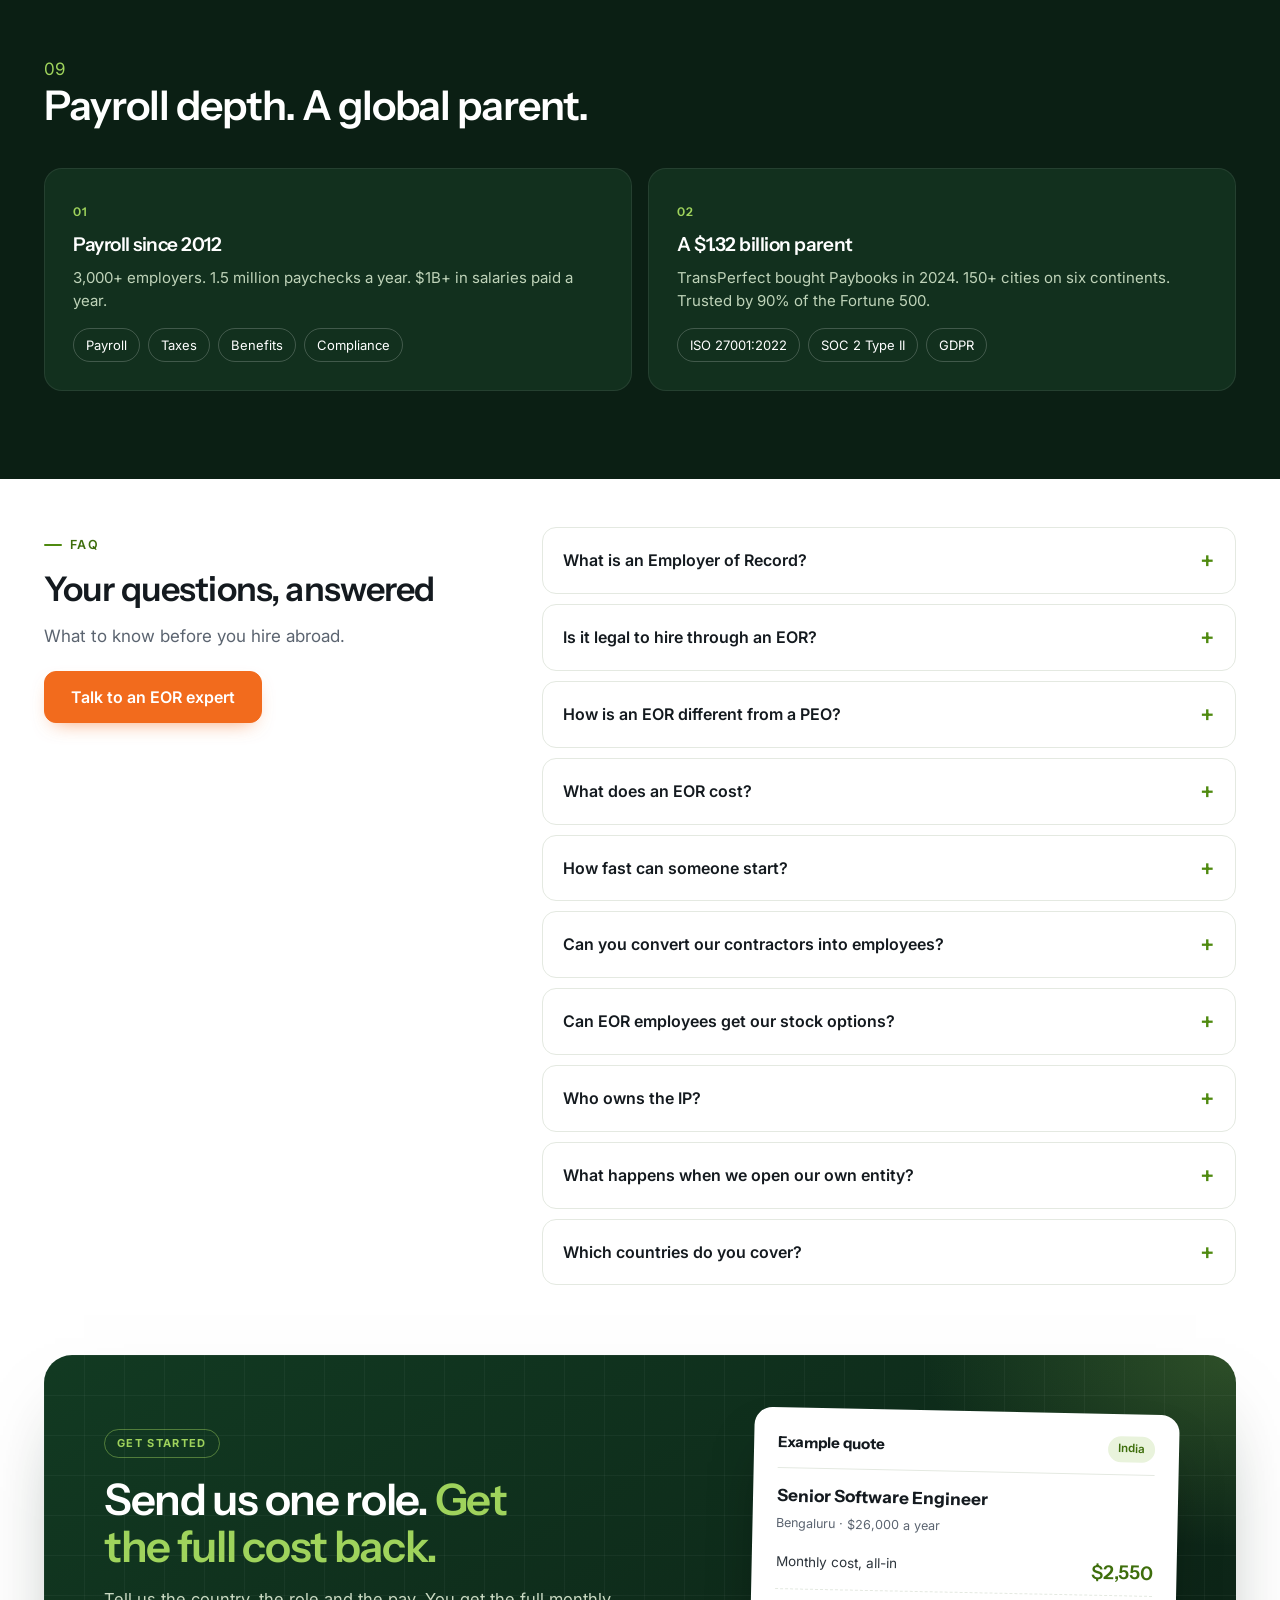
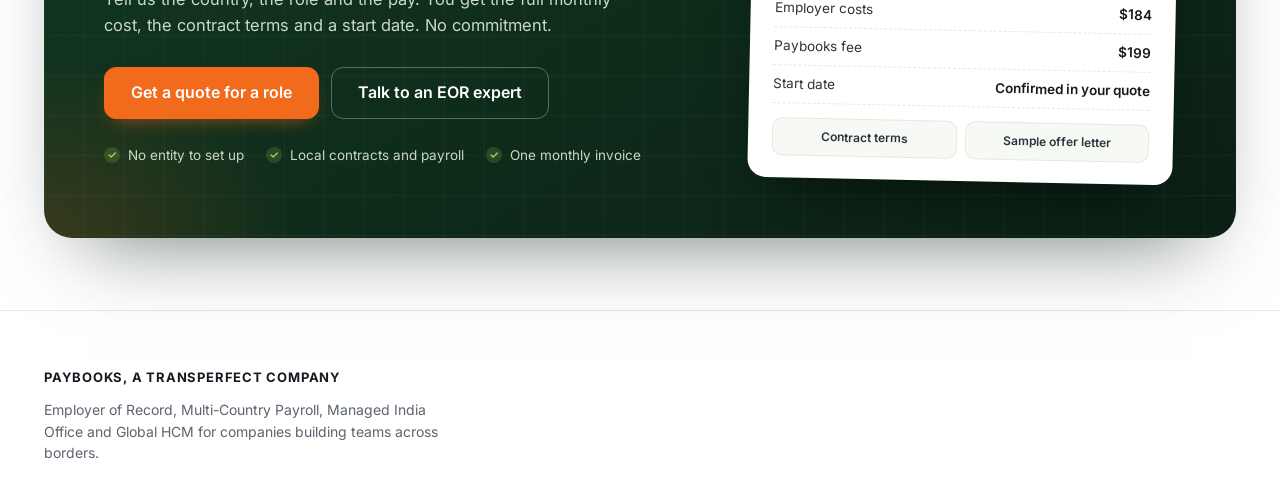
<file: design-options/hub-v1/index.html>
<!DOCTYPE html><html lang="en"><head><meta charset="utf-8"><meta name="viewport" content="width=device-width,initial-scale=1"><title>[Earlier version, global hub v1] Employer of Record (EOR) Services | Hire in 42 Countries Without an Entity | Paybooks, a TransPerfect company</title><meta name="description" content="Hire employees in 42 countries without setting up an entity. Paybooks becomes the legal employer and runs contracts, payroll, taxes and benefits under local law. Get a quote for a role."><link rel="canonical" href="https://paybooks.transperfect.com/employer-of-record/"><meta name="robots" content="noindex,nofollow"><link rel="preconnect" href="https://fonts.googleapis.com"><link href="https://fonts.googleapis.com/css2?family=Instrument+Sans:wght@500;600;700&family=Inter:wght@400;500;600;700&family=Zilla+Slab:wght@300;400&display=swap" rel="stylesheet"><link rel="stylesheet" href="../../assets/pb.css"><script type="application/ld+json">{"@context": "https://schema.org", "@type": "Organization", "name": "Paybooks, a TransPerfect company", "url": "https://paybooks.transperfect.com/", "parentOrganization": {"@type": "Organization", "name": "TransPerfect", "url": "https://www.transperfect.com/"}}</script><script type="application/ld+json">{"@context": "https://schema.org", "@type": "Service", "name": "Employer of Record services", "serviceType": "Employer of Record", "areaServed": "42 countries", "provider": {"@type": "Organization", "name": "Paybooks, a TransPerfect company"}}</script><script type="application/ld+json">{"@context": "https://schema.org", "@type": "BreadcrumbList", "itemListElement": [{"@type": "ListItem", "position": 1, "name": "Home", "item": "https://paybooks.transperfect.com/"}, {"@type": "ListItem", "position": 2, "name": "Employer of Record", "item": "https://paybooks.transperfect.com/employer-of-record/"}]}</script><script type="application/ld+json">{"@context": "https://schema.org", "@type": "FAQPage", "mainEntity": [{"@type": "Question", "name": "What is an Employer of Record?", "acceptedAnswer": {"@type": "Answer", "text": "A company that legally employs people on your behalf in a country where you have no entity. It runs the contract, payroll, taxes and benefits under local law, while you manage the work."}}, {"@type": "Question", "name": "Is it legal to hire through an EOR?", "acceptedAnswer": {"@type": "Answer", "text": "Yes. The EOR is the legal employer under the country’s law and provides your hire’s services to you. It is a standard way to hire abroad."}}, {"@type": "Question", "name": "How is an EOR different from a PEO?", "acceptedAnswer": {"@type": "Answer", "text": "A PEO shares employer duties with a company that already has its own entity in the country. An EOR needs no entity: it is the employer."}}, {"@type": "Question", "name": "What does an EOR cost?", "acceptedAnswer": {"@type": "Answer", "text": "Salary, plus the employer costs the country requires, plus a monthly fee per employee. Your quote shows every line for your country."}}, {"@type": "Question", "name": "How fast can someone start?", "acceptedAnswer": {"@type": "Answer", "text": "It depends on the country and on whether a work permit is needed. Your quote confirms the start date."}}, {"@type": "Question", "name": "Can you convert our contractors into employees?", "acceptedAnswer": {"@type": "Answer", "text": "Yes. We move full-time contractors onto local employment contracts, which removes the misclassification risk."}}, {"@type": "Question", "name": "Can EOR employees get our stock options?", "acceptedAnswer": {"@type": "Answer", "text": "Yes, through your company’s equity plan."}}, {"@type": "Question", "name": "Who owns the IP?", "acceptedAnswer": {"@type": "Answer", "text": "You do. Every contract assigns it to your company."}}, {"@type": "Question", "name": "What happens when we open our own entity?", "acceptedAnswer": {"@type": "Answer", "text": "Your people move to your entity’s contracts. Paybooks can keep running their payroll."}}, {"@type": "Question", "name": "Which countries do you cover?", "acceptedAnswer": {"@type": "Answer", "text": "42 countries across Europe, the Americas, the Middle East, Africa and Asia-Pacific, starting with the 15 above. Send us the country you need with your quote request."}}]}</script><style>.cgrid{display:grid;grid-template-columns:repeat(3,1fr);gap:14px}.cty{display:flex;flex-direction:column;gap:6px;background:#fff;border:1px solid var(--line);border-radius:16px;padding:20px 22px;text-decoration:none;color:inherit}.cty b{font-family:var(--head);font-size:19px}.cty span{font-size:14px;color:var(--muted)}.cty em{font-style:normal;font-size:13.5px;font-weight:600;color:#98A2B3;margin-top:4px}.cty.live{border-color:var(--green);box-shadow:0 10px 30px -18px rgba(79,138,16,.6)}.cty.live em{color:var(--green)}.cty.live:hover{transform:translateY(-2px);transition:transform .15s}@media(max-width:860px){.cgrid{grid-template-columns:1fr 1fr}}@media(max-width:560px){.cgrid{grid-template-columns:1fr}}</style></head><body class="" id="top"><header class="hdr"><div class="wrap"><a class="brand" href="#top"><img src="../../assets/mark.png" alt="Paybooks" width="44" height="44"><span class="wm"><b>paybooks</b><small>A TransPerfect company</small></span></a><nav class="nav"><a>Employer of Record</a><a>Payroll</a><a>India Office</a><a>HCM</a><a>Resources</a></nav><div class="btns"><a class="btn ghost" href="#faq">Book a call</a><a class="btn" href="#faq">Get a quote</a></div></div></header><main><section class="hero v2"><div class="wrap"><div class="grid"><div><span class="cta2-tag hero-tag">Global Employer of Record</span><h1>Hire in 42 countries. <em>No entity needed.</em></h1><p class="sub">Paybooks becomes the legal employer of your people in any of 42 countries. We run the local contract, payroll, taxes and benefits under that country’s law. You choose the people and direct their work.</p><div class="btns"><a class="btn" href="#quote">Get a quote for a role</a><a class="btn ghost" href="#quote">Talk to an EOR expert</a></div><ul class="cta2-ticks hero-ticks"><li>No entity to set up</li><li>Local contracts and payroll</li><li>One monthly invoice</li></ul></div><div class="vidhold" role="img" aria-label="Video placeholder"><div class="vh-frame"><span class="vh-mini"><svg width="16" height="16" viewBox="0 0 24 24" fill="#fff"><path d="M8 5v14l11-7z"/></svg></span><span class="vh-cap"><b>How Paybooks EOR works</b><small>2-minute walkthrough</small></span><span class="vh-tag">Video</span></div></div></div></div></section><div class="trust"><div class="wrap tr-sp tr-j"><p class="tr-lab">Trusted by<br><b>3,000+</b> companies</p><i class="tr-dv"></i><div class="tr-mq" aria-label="Paybooks clients"><div class="tr-track"><span class="gchip"><img src="../../assets/logos-t/l01.png" alt="Paybooks client logo"></span><span class="gchip"><img src="../../assets/logos-t/l03.png" alt="Paybooks client logo"></span><span class="gchip"><img src="../../assets/logos-t/l04.png" alt="Paybooks client logo"></span><span class="gchip"><img src="../../assets/logos-t/l05.png" alt="Paybooks client logo"></span><span class="gchip"><img src="../../assets/logos-t/l06.png" alt="Paybooks client logo"></span><span class="gchip"><img src="../../assets/logos-t/l07.png" alt="Paybooks client logo"></span><span class="gchip"><img src="../../assets/logos-t/l08.png" alt="Paybooks client logo"></span><span class="gchip"><img src="../../assets/logos-t/l09.png" alt="Paybooks client logo"></span><span class="gchip"><img src="../../assets/logos-t/l10.png" alt="Paybooks client logo"></span><span class="gchip"><img src="../../assets/logos-t/l11.png" alt="Paybooks client logo"></span><span class="gchip"><img src="../../assets/logos-t/l12.png" alt="Paybooks client logo"></span><span class="gchip"><img src="../../assets/logos-t/l13.png" alt="Paybooks client logo"></span><span class="gchip"><img src="../../assets/logos-t/l14.png" alt="Paybooks client logo"></span><span class="gchip"><img src="../../assets/logos-t/l15.png" alt="Paybooks client logo"></span><span class="gchip"><img src="../../assets/logos-t/l16.png" alt="Paybooks client logo"></span><span class="gchip"><img src="../../assets/logos-t/l17.png" alt="Paybooks client logo"></span><span class="gchip"><img src="../../assets/logos-t/l18.png" alt="Paybooks client logo"></span><span class="gchip"><img src="../../assets/logos-t/l19.png" alt="Paybooks client logo"></span><span class="gchip"><img src="../../assets/logos-t/l20.png" alt="Paybooks client logo"></span><span class="gchip"><img src="../../assets/logos-t/l21.png" alt="Paybooks client logo"></span><span class="gchip"><img src="../../assets/logos-t/l22.png" alt="Paybooks client logo"></span><span class="gchip"><img src="../../assets/logos-t/l23.png" alt="Paybooks client logo"></span><span class="gchip"><img src="../../assets/logos-t/l01.png" alt="Paybooks client logo"></span><span class="gchip"><img src="../../assets/logos-t/l03.png" alt="Paybooks client logo"></span><span class="gchip"><img src="../../assets/logos-t/l04.png" alt="Paybooks client logo"></span><span class="gchip"><img src="../../assets/logos-t/l05.png" alt="Paybooks client logo"></span><span class="gchip"><img src="../../assets/logos-t/l06.png" alt="Paybooks client logo"></span><span class="gchip"><img src="../../assets/logos-t/l07.png" alt="Paybooks client logo"></span><span class="gchip"><img src="../../assets/logos-t/l08.png" alt="Paybooks client logo"></span><span class="gchip"><img src="../../assets/logos-t/l09.png" alt="Paybooks client logo"></span><span class="gchip"><img src="../../assets/logos-t/l10.png" alt="Paybooks client logo"></span><span class="gchip"><img src="../../assets/logos-t/l11.png" alt="Paybooks client logo"></span><span class="gchip"><img src="../../assets/logos-t/l12.png" alt="Paybooks client logo"></span><span class="gchip"><img src="../../assets/logos-t/l13.png" alt="Paybooks client logo"></span><span class="gchip"><img src="../../assets/logos-t/l14.png" alt="Paybooks client logo"></span><span class="gchip"><img src="../../assets/logos-t/l15.png" alt="Paybooks client logo"></span><span class="gchip"><img src="../../assets/logos-t/l16.png" alt="Paybooks client logo"></span><span class="gchip"><img src="../../assets/logos-t/l17.png" alt="Paybooks client logo"></span><span class="gchip"><img src="../../assets/logos-t/l18.png" alt="Paybooks client logo"></span><span class="gchip"><img src="../../assets/logos-t/l19.png" alt="Paybooks client logo"></span><span class="gchip"><img src="../../assets/logos-t/l20.png" alt="Paybooks client logo"></span><span class="gchip"><img src="../../assets/logos-t/l21.png" alt="Paybooks client logo"></span><span class="gchip"><img src="../../assets/logos-t/l22.png" alt="Paybooks client logo"></span><span class="gchip"><img src="../../assets/logos-t/l23.png" alt="Paybooks client logo"></span></div></div></div></div><section class="sec" id="how"><div class="wrap"><div class="head rv"><span class="num">01</span><div><span class="eyebrow">How it works</span><h2>What an Employer of Record does</h2><p>An Employer of Record (EOR) is a company that legally employs people on your behalf in a country where you have no entity. The work, the team and the results stay yours.</p></div></div><ul class="cparts"><li><span class="cp-n">1</span><div><b>You choose the candidate</b><p>You pick who to hire and agree the role, pay and start date. Recruiting stays with you.</p></div></li><li><span class="cp-n">2</span><div><b>Paybooks employs them on its entity</b><p>We sign the local employment contract and run payroll, taxes and benefits under local law.</p></div></li><li><span class="cp-n">3</span><div><b>They work for you</b><p>You manage their work. You get one monthly invoice for salary, employer costs and our fee.</p></div></li></ul><div class="raci" style="margin-top:28px"><div class="col you"><h3>You decide</h3><ul><li><div><b>Who to hire and what to pay</b><span>We quote the full monthly cost first</span></div></li><li><div><b>Day-to-day work, reviews, promotions</b><span>Managers are yours</span></div></li><li><div><b>Work hours, leave and remote rules</b><span>Your policies, within local law</span></div></li><li><div><b>Raises, bonuses, equity</b><span>Processed in the next payroll</span></div></li><li><div><b>When to part ways</b><span>We follow the local rules</span></div></li><li><div><b>When to open your own entity</b><span>Your team moves over</span></div></li></ul></div><div class="col us"><h3>We take care of</h3><ul><li><div><b>The employment contract and legal liability</b><span>Under the country’s labor law</span></div></li><li><div><b>Payroll in local currency</b><span>Paid on time, every month</span></div></li><li><div><b>Taxes and social security</b><span>Calculated, filed and paid</span></div></li><li><div><b>Statutory benefits</b><span>Plus any extras you choose</span></div></li><li><div><b>Registrations and filings</b><span>With the local authorities</span></div></li><li><div><b>Exits and final pay</b><span>Notice, severance and documents</span></div></li></ul></div></div></div></section><section class="sec alt" id="fit"><div class="wrap"><div class="head rv"><span class="num">02</span><div><span class="eyebrow">Start here</span><h2>Is an Employer of Record right for you?</h2><p>Find your situation to see which way of hiring fits best.</p></div></div><div class="t-wrap"><table class="tbl"><thead><tr><th>If you are</th><th class=hl>Best option</th><th>Why it fits</th><th>Not recommended</th></tr></thead><tbody><tr><td>Hiring 1 to 20 people in a country where you have no entity</td><td class=hl><b>Employer of Record</b></td><td>Hire within days. No entity to set up or close.</td><td>Opening an entity first</td></tr><tr><td>Testing a new market</td><td class=hl><b>Employer of Record</b></td><td>Hire now, decide on an entity once the market proves itself.</td><td>Committing to an entity too early</td></tr><tr><td>Paying contractors who work full time for you</td><td class=hl><b>EOR conversion</b></td><td>Removes the risk of treating employees as contractors.</td><td>Leaving them as contractors</td></tr><tr><td>Building a large team in one country</td><td class=hl><b>Your own entity, with Paybooks payroll</b></td><td>At scale, owning an entity usually costs less per person.</td><td>EOR at any size</td></tr><tr><td>Building a team in India</td><td class=hl><b>EOR, or a Managed India Office</b></td><td>Start on EOR. Move to your own India entity, run by Paybooks, as the team grows.</td><td>Waiting to hire until an entity is ready</td></tr><tr><td>Running your own entities in several countries</td><td class=hl><b>Multi-Country Payroll</b></td><td>One provider and one report for payroll in every country.</td><td>A different payroll vendor per country</td></tr></tbody></table></div></div></section><section class="sec" id="countries"><div class="wrap"><div class="head rv"><span class="num">03</span><div><span class="eyebrow">Countries</span><h2>Hire in the country you need</h2><p>42 countries, starting with these 15. Each country guide covers what it costs to employ someone there, the contract and benefits, notice and termination rules, and how long hiring takes.</p></div></div><div class="cgrid"><a class="cty live" href="../../employer-of-record/india/"><b>India</b><span>Employer costs, contracts and rules</span><em>Read the guide →</em></a><div class="cty"><b>United States</b><span>Employer costs, contracts and rules</span><em>Guide coming soon</em></div><div class="cty"><b>United Kingdom</b><span>Employer costs, contracts and rules</span><em>Guide coming soon</em></div><div class="cty"><b>Singapore</b><span>Employer costs, contracts and rules</span><em>Guide coming soon</em></div><div class="cty"><b>Germany</b><span>Employer costs, contracts and rules</span><em>Guide coming soon</em></div><div class="cty"><b>Australia</b><span>Employer costs, contracts and rules</span><em>Guide coming soon</em></div><div class="cty"><b>Canada</b><span>Employer costs, contracts and rules</span><em>Guide coming soon</em></div><div class="cty"><b>Netherlands</b><span>Employer costs, contracts and rules</span><em>Guide coming soon</em></div><div class="cty"><b>Ireland</b><span>Employer costs, contracts and rules</span><em>Guide coming soon</em></div><div class="cty"><b>Switzerland</b><span>Employer costs, contracts and rules</span><em>Guide coming soon</em></div><div class="cty"><b>France</b><span>Employer costs, contracts and rules</span><em>Guide coming soon</em></div><div class="cty"><b>Hong Kong</b><span>Employer costs, contracts and rules</span><em>Guide coming soon</em></div><div class="cty"><b>Sweden</b><span>Employer costs, contracts and rules</span><em>Guide coming soon</em></div><div class="cty"><b>UAE</b><span>Employer costs, contracts and rules</span><em>Guide coming soon</em></div><div class="cty"><b>Denmark</b><span>Employer costs, contracts and rules</span><em>Guide coming soon</em></div></div></div></section><section class="sec alt" id="experience"><div class="wrap"><div class="head rv"><span class="num">04</span><div><span class="eyebrow">Your hire</span><h2>What your hire gets</h2><p>A real local job with a real local employer, from day one.</p></div></div><ul class="cards three"><li class="card"><div class="ic"><svg viewBox="0 0 24 24" fill="none" stroke="currentColor" stroke-width="2" stroke-linecap="round" stroke-linejoin="round"><path d="M5 12l5 5L20 7"/></svg></div><h3>A local employment contract</h3><p>In line with the country’s labor law, with your company, manager and role named.</p></li><li class="card"><div class="ic"><svg viewBox="0 0 24 24" fill="none" stroke="currentColor" stroke-width="2" stroke-linecap="round" stroke-linejoin="round"><path d="M5 12l5 5L20 7"/></svg></div><h3>Pay on time, in their currency</h3><p>Salary paid on the local payroll date, with payslips and tax forms in one app.</p></li><li class="card"><div class="ic"><svg viewBox="0 0 24 24" fill="none" stroke="currentColor" stroke-width="2" stroke-linecap="round" stroke-linejoin="round"><path d="M5 12l5 5L20 7"/></svg></div><h3>Statutory benefits and more</h3><p>Everything the law requires, plus health cover or other extras you choose to offer.</p></li><li class="card"><div class="ic"><svg viewBox="0 0 24 24" fill="none" stroke="currentColor" stroke-width="2" stroke-linecap="round" stroke-linejoin="round"><path d="M5 12l5 5L20 7"/></svg></div><h3>Your equity plan</h3><p>Stock options can be granted through your company’s plan. Raises and bonuses go through payroll.</p></li><li class="card"><div class="ic"><svg viewBox="0 0 24 24" fill="none" stroke="currentColor" stroke-width="2" stroke-linecap="round" stroke-linejoin="round"><path d="M5 12l5 5L20 7"/></svg></div><h3>Onboarding that works</h3><p>Contract, documents and registrations done before day one, so they start ready.</p></li><li class="card"><div class="ic"><svg viewBox="0 0 24 24" fill="none" stroke="currentColor" stroke-width="2" stroke-linecap="round" stroke-linejoin="round"><path d="M5 12l5 5L20 7"/></svg></div><h3>People to ask</h3><p>Our HR team answers their questions on pay, benefits and leave.</p></li></ul></div></section><section class="sec" id="compliance"><div class="wrap"><div class="head rv"><span class="num">05</span><div><span class="eyebrow">Compliance</span><h2>Local law, handled in every country</h2><p>Employment rules differ in every country. Getting them right is our job, not yours.</p></div></div><ul class="cards three"><li class="card"><div class="ic"><svg viewBox="0 0 24 24" fill="none" stroke="currentColor" stroke-width="2" stroke-linecap="round" stroke-linejoin="round"><path d="M5 12l5 5L20 7"/></svg></div><h3>Contracts under local law</h3><p>Notice periods, probation, working hours and leave written the way the country requires.</p></li><li class="card"><div class="ic"><svg viewBox="0 0 24 24" fill="none" stroke="currentColor" stroke-width="2" stroke-linecap="round" stroke-linejoin="round"><path d="M5 12l5 5L20 7"/></svg></div><h3>Taxes and social security</h3><p>Withheld, filed and paid on time, with proof of every filing.</p></li><li class="card"><div class="ic"><svg viewBox="0 0 24 24" fill="none" stroke="currentColor" stroke-width="2" stroke-linecap="round" stroke-linejoin="round"><path d="M5 12l5 5L20 7"/></svg></div><h3>Misclassification risk removed</h3><p>Full-time workers employed properly, not paid as contractors.</p></li><li class="card"><div class="ic"><svg viewBox="0 0 24 24" fill="none" stroke="currentColor" stroke-width="2" stroke-linecap="round" stroke-linejoin="round"><path d="M5 12l5 5L20 7"/></svg></div><h3>Exits done right</h3><p>Notice, severance and final pay calculated under local rules.</p></li><li class="card"><div class="ic"><svg viewBox="0 0 24 24" fill="none" stroke="currentColor" stroke-width="2" stroke-linecap="round" stroke-linejoin="round"><path d="M5 12l5 5L20 7"/></svg></div><h3>IP assigned to you</h3><p>Every contract assigns the work and the intellectual property to your company.</p></li><li class="card"><div class="ic"><svg viewBox="0 0 24 24" fill="none" stroke="currentColor" stroke-width="2" stroke-linecap="round" stroke-linejoin="round"><path d="M5 12l5 5L20 7"/></svg></div><h3>Tax risk flagged early</h3><p>We flag roles that could create a taxable presence for your company before you hire.</p></li></ul><div class="clause" style="margin-top:24px"><b>In India:</b> Paybooks’ published promise of no penalties ever on the filings and payments it handles. <a href="../../employer-of-record/india/">See Employer of Record India</a>.</div></div></section><section class="sec alt" id="cost"><div class="wrap"><div class="head rv"><span class="num">06</span><div><span class="eyebrow">Cost</span><h2>What it costs</h2><p>Three parts, the same in every country. The amounts depend on the country and the pay.</p></div></div><ul class="cparts"><li><span class="cp-n">1</span><div><b>Salary</b><p>The pay you agree with your hire, paid in their local currency.</p></div></li><li><span class="cp-n">2</span><div><b>Employer costs</b><p>Social security, pension and other contributions the law requires. They vary by country and are the same with any provider.</p></div></li><li><span class="cp-n">3</span><div><b>Our fee</b><p>A monthly fee per employee, set by country and shown in your quote.</p></div></li></ul><div class="clause" style="margin-top:24px"><b>Example, India:</b> salary, plus about 8 to 9% in employer costs, plus Paybooks’ fee from $199 per employee a month. <a href="../../employer-of-record/india/">See the India cost breakdown</a>.</div></div></section><section class="sec tight" id="timeline"><div class="wrap"><div class="split"><div class="head rv"><span class="num">07</span><div><span class="eyebrow">Timeline</span><h2>From offer to first day</h2><p>How long it takes depends on the country. Your quote confirms the start date.</p></div></div><ul class="tl"><li><span class="d">Step 1</span><div><p>You send the role, country and pay. We send the full cost and the contract terms.</p></div></li><li><span class="d">Step 2</span><div><p>You approve. We issue the local contract and your hire signs.</p></div></li><li><span class="d">Step 3</span><div><p>We collect documents and complete the registrations.</p></div></li><li><span class="d">Step 4</span><div><p>Any background checks you choose are completed.</p></div></li><li><span class="d">Step 5</span><div><p>First day.</p></div></li><li><span class="d">Monthly</span><div><p>Salary paid on the local date, filings done, and one invoice to you.</p></div></li></ul></div></div></section><section class="sec alt" id="exits"><div class="wrap"><div class="head rv"><span class="num">08</span><div><span class="eyebrow">Grow</span><h2>Change course whenever you need to</h2><p>Letting one person go, or moving your team to your own entity. We handle both.</p></div></div><div class="split" style="grid-template-columns:1fr 1fr"><div><h3 style="margin-bottom:12px">Letting someone go</h3><ul class="tl"><li><span class="d">Decide</span><div><p>You tell us. We confirm the notice and severance the country requires.</p></div></li><li><span class="d">Notice</span><div><p>We issue the termination under local law.</p></div></li><li><span class="d">Last day</span><div><p>Final pay, unused leave and any severance due.</p></div></li><li><span class="d">After</span><div><p>Tax forms, documents and equipment return.</p></div></li></ul></div><div><h3 style="margin-bottom:12px">Moving to your own entity</h3><ul class="tl"><li><span class="d">Decide</span><div><p>Usually once a country team is large enough to justify an entity.</p></div></li><li><span class="d">Set up</span><div><p>Your entity is set up. New hires keep joining through us.</p></div></li><li><span class="d">Switch day</span><div><p>Contracts move to your entity. Service continues.</p></div></li><li><span class="d">After</span><div><p>Paybooks can keep running payroll for your entity.</p></div></li></ul></div></div></div></section><section class="dark" id="proof"><div class="wrap"><div class="head rv"><span class="num">09</span><div><span class="eyebrow">Why Paybooks</span><h2>Payroll depth. A global parent.</h2></div></div><ul class="cards"><li class="card"><h3>Payroll since 2012</h3><p>3,000+ employers. 1.5 million paychecks a year. $1B+ in salaries paid a year.</p><div class="chips"><span>Payroll</span><span>Taxes</span><span>Benefits</span><span>Compliance</span></div></li><li class="card"><h3>A $1.32 billion parent</h3><p>TransPerfect bought Paybooks in 2024. 150+ cities on six continents. Trusted by 90% of the Fortune 500.</p><div class="chips"><span>ISO 27001:2022</span><span>SOC 2 Type II</span><span>GDPR</span></div></li></ul></div></section><section class="sec" id="faq"><div class="wrap"><div class="faq"><div class="sticky"><span class="eyebrow">FAQ</span><h2>Your questions, answered</h2><p style="color:var(--muted);margin:14px 0 22px">What to know before you hire abroad.</p><a class="btn" href="#quote">Talk to an EOR expert</a></div><div><details><summary>What is an Employer of Record?</summary><p>A company that legally employs people on your behalf in a country where you have no entity. It runs the contract, payroll, taxes and benefits under local law, while you manage the work.</p></details><details><summary>Is it legal to hire through an EOR?</summary><p>Yes. The EOR is the legal employer under the country’s law and provides your hire’s services to you. It is a standard way to hire abroad.</p></details><details><summary>How is an EOR different from a PEO?</summary><p>A PEO shares employer duties with a company that already has its own entity in the country. An EOR needs no entity: it is the employer.</p></details><details><summary>What does an EOR cost?</summary><p>Salary, plus the employer costs the country requires, plus a monthly fee per employee. Your quote shows every line for your country.</p></details><details><summary>How fast can someone start?</summary><p>It depends on the country and on whether a work permit is needed. Your quote confirms the start date.</p></details><details><summary>Can you convert our contractors into employees?</summary><p>Yes. We move full-time contractors onto local employment contracts, which removes the misclassification risk.</p></details><details><summary>Can EOR employees get our stock options?</summary><p>Yes, through your company’s equity plan.</p></details><details><summary>Who owns the IP?</summary><p>You do. Every contract assigns it to your company.</p></details><details><summary>What happens when we open our own entity?</summary><p>Your people move to your entity’s contracts. Paybooks can keep running their payroll.</p></details><details><summary>Which countries do you cover?</summary><p>42 countries across Europe, the Americas, the Middle East, Africa and Asia-Pacific, starting with the 15 above. Send us the country you need with your quote request.</p></details></div></div></div></section><section class="cta2" id="quote"><div class="wrap"><div class="cta2-card"><div class="cta2-copy"><span class="cta2-tag">Get started</span><h2>Send us one role. <em>Get the full cost back.</em></h2><p>Tell us the country, the role and the pay. You get the full monthly cost, the contract terms and a start date. No commitment.</p><div class="btns"><a class="btn" href="#quote">Get a quote for a role</a><a class="btn ghost" href="#quote">Talk to an EOR expert</a></div><ul class="cta2-ticks"><li>No entity to set up</li><li>Local contracts and payroll</li><li>One monthly invoice</li></ul></div><div class="cta2-quote" aria-hidden="true"><div class="q-head"><span>Example quote</span><em>India</em></div><div class="q-role"><b>Senior Software Engineer</b><small>Bengaluru · $26,000 a year</small></div><ul class="q-rows"><li><span>Monthly cost, all-in</span><b>$2,550</b></li><li><span>Employer costs</span><b>$184</b></li><li><span>Paybooks fee</span><b>$199</b></li><li><span>Start date</span><b>Confirmed in your quote</b></li></ul><div class="q-docs"><span>Contract terms</span><span>Sample offer letter</span></div></div></div></div></section><script>(function(){var io=new IntersectionObserver(function(es){es.forEach(function(e){if(e.isIntersecting){e.target.classList.add("in");io.unobserve(e.target)}})},{threshold:.12});document.querySelectorAll(".rv,.cards .card,.stat,.raci .col,.clause,.tl li").forEach(function(el){el.classList.add("rv");io.observe(el)});var links=[].slice.call(document.querySelectorAll(".subnav a"));var secs=links.map(function(a){return document.querySelector(a.getAttribute("href"))}).filter(Boolean);var so=new IntersectionObserver(function(es){es.forEach(function(e){if(e.isIntersecting){links.forEach(function(a){a.classList.toggle("on",a.getAttribute("href")==="#"+e.target.id)})}})},{rootMargin:"-40% 0px -55% 0px"});secs.forEach(function(s){so.observe(s)})})();</script></main><footer class="ftr"><div class="wrap" style="grid-template-columns:1fr"><div><h4>Paybooks, a TransPerfect company</h4><p>Employer of Record, Multi-Country Payroll, Managed India Office and Global HCM for companies building teams across borders.</p></div></div></footer><script src="../../assets/protect.js" defer></script></body></html>
</file>
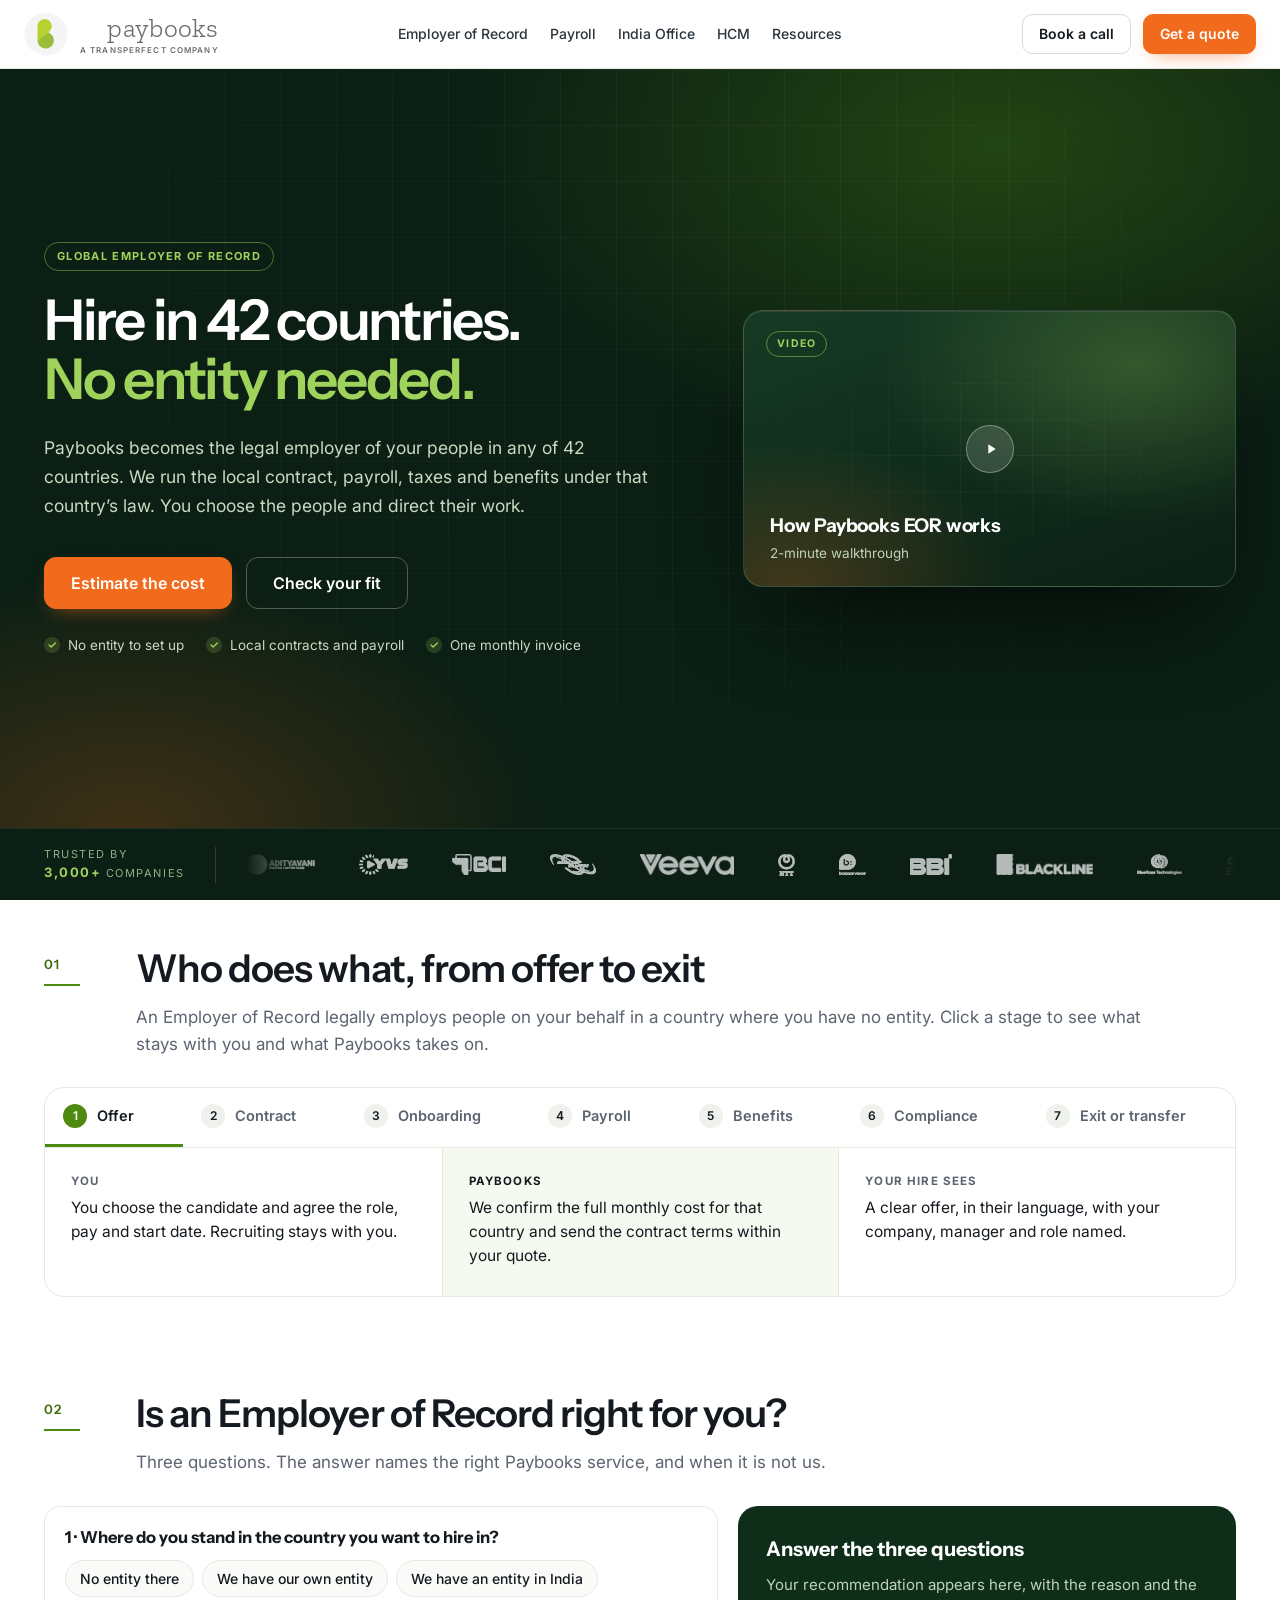
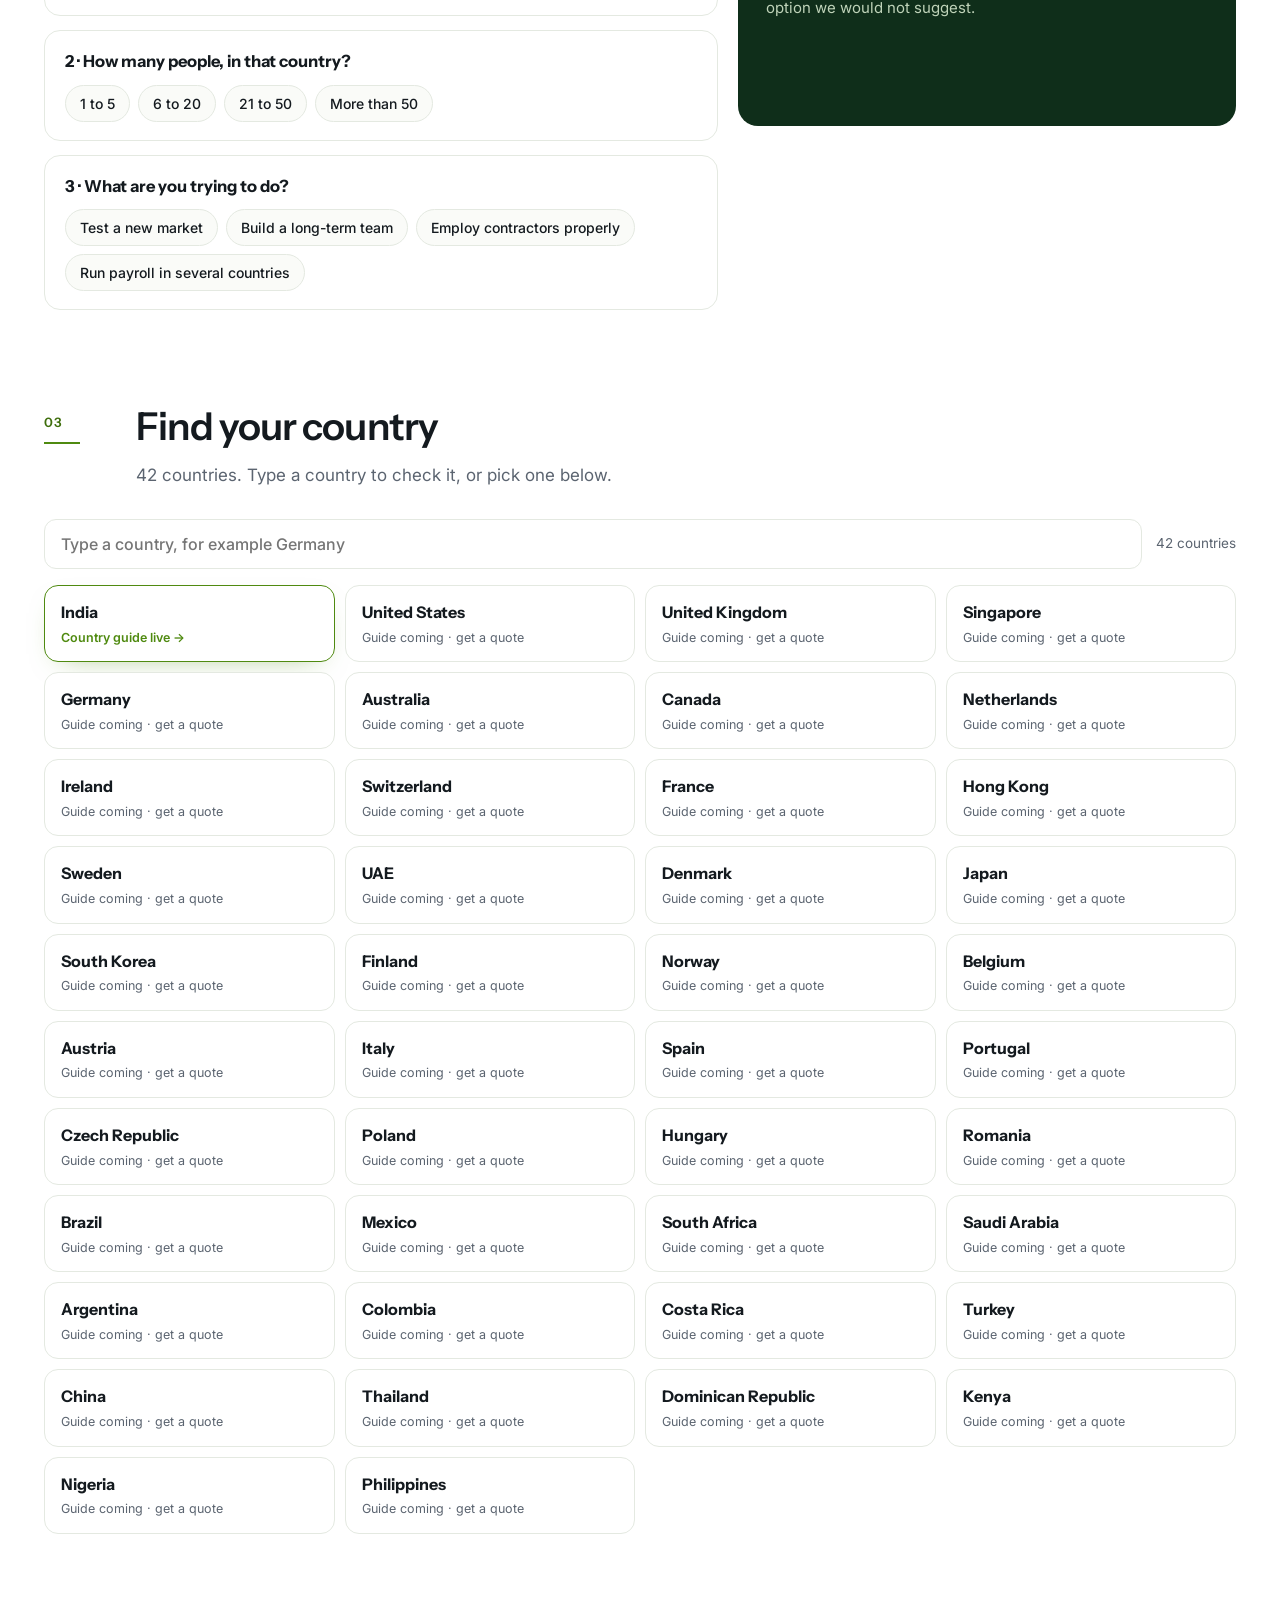
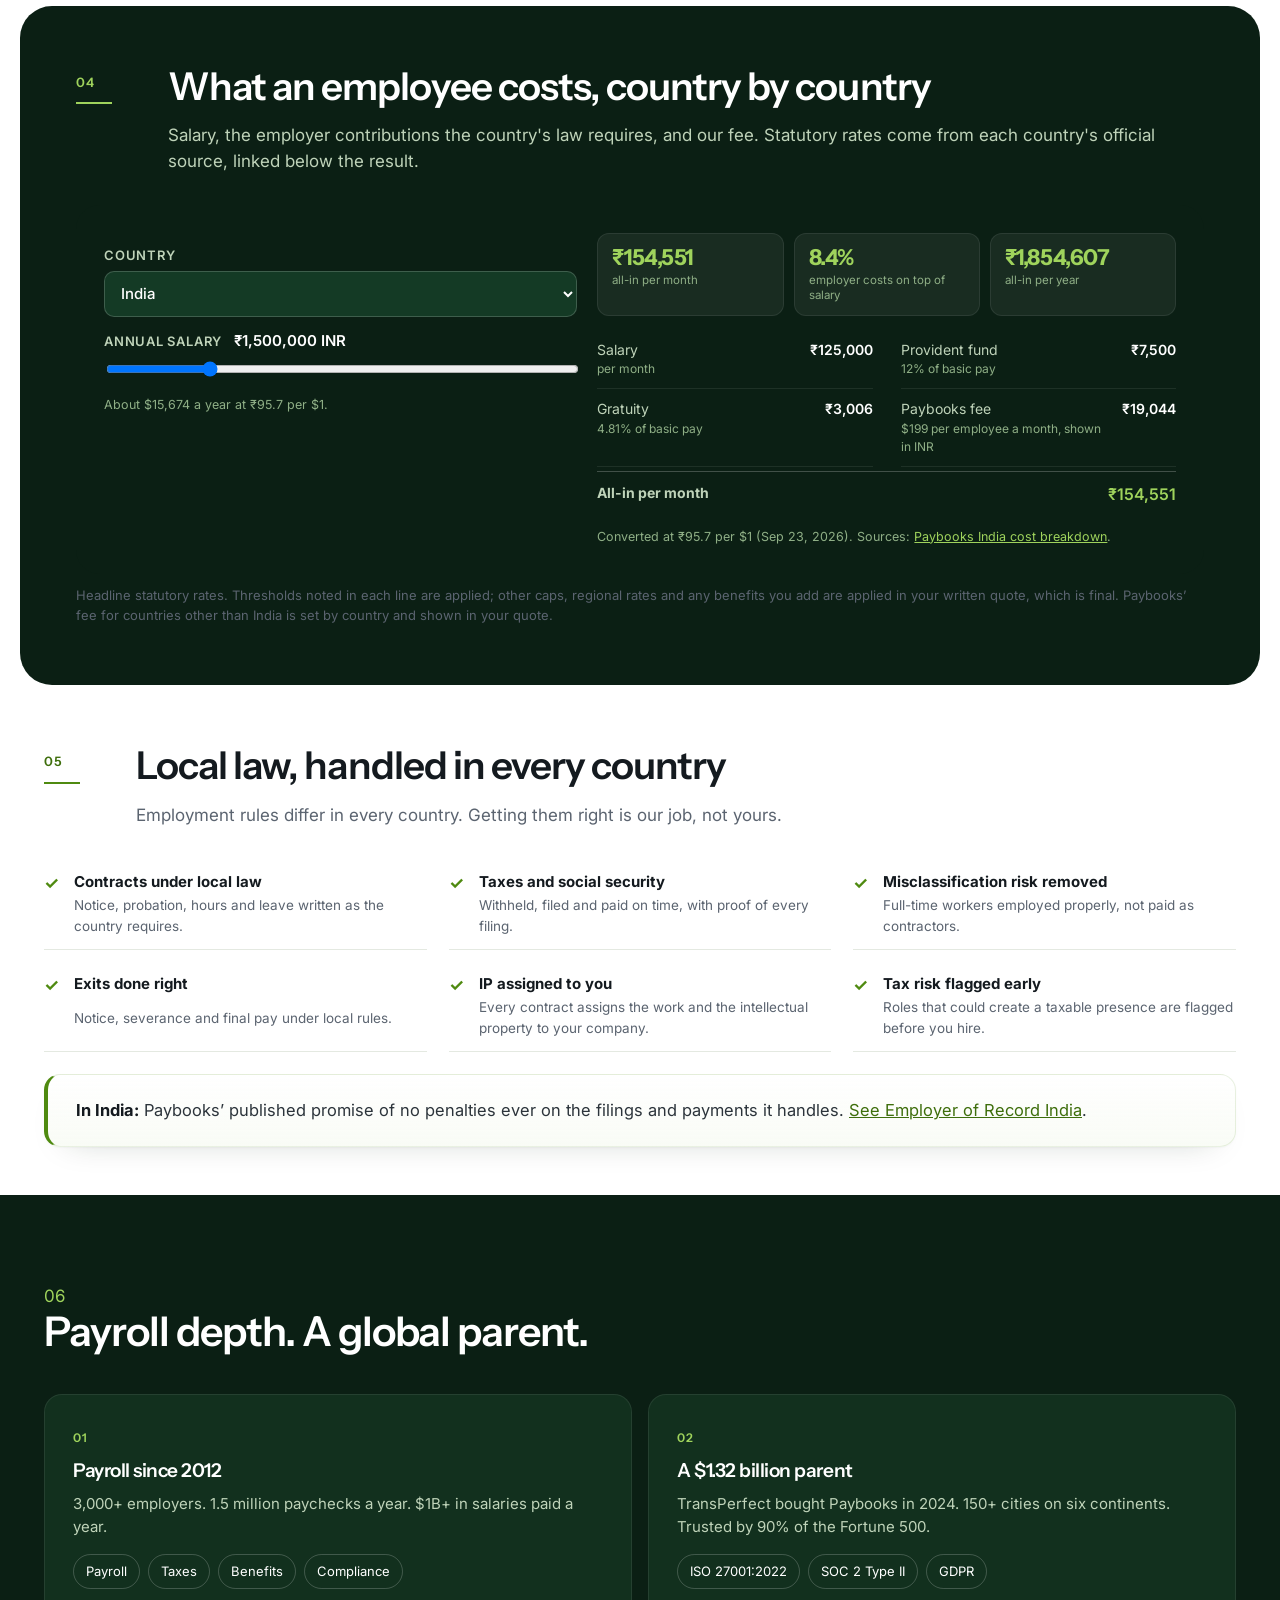
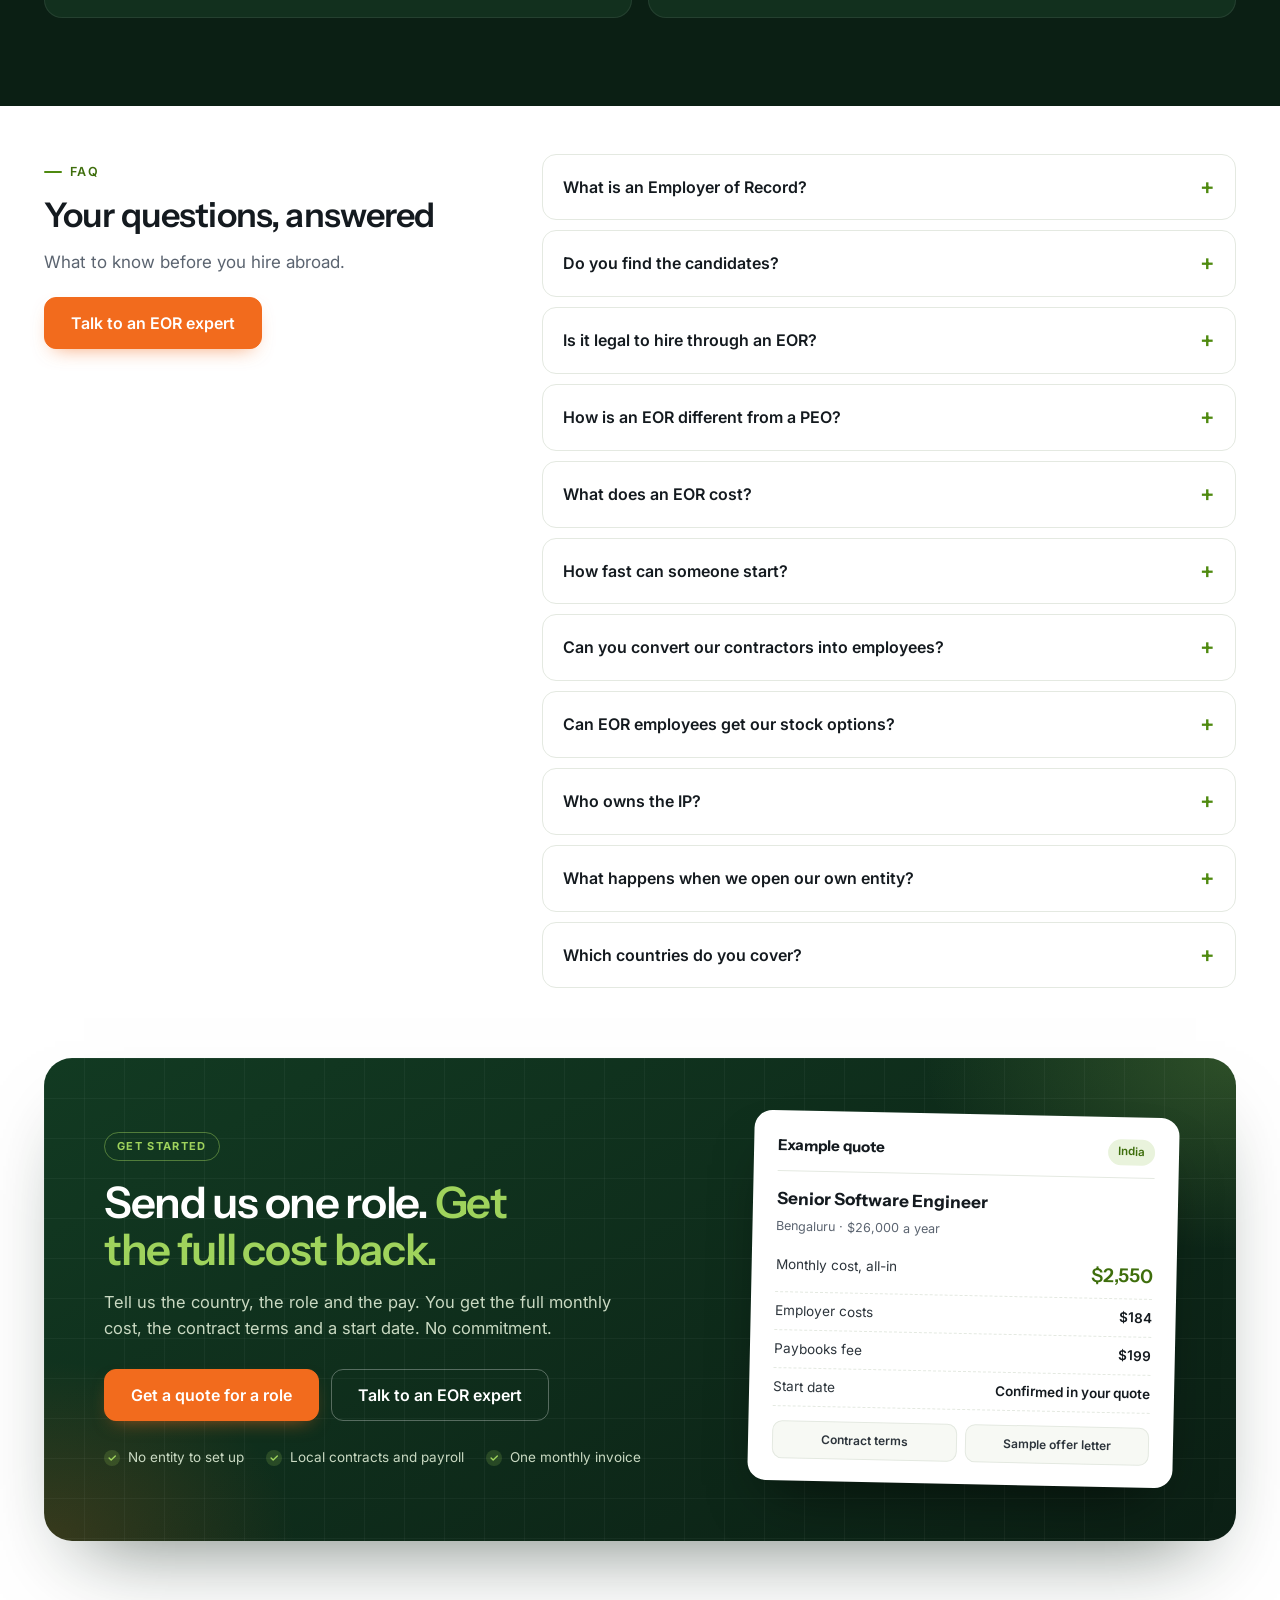
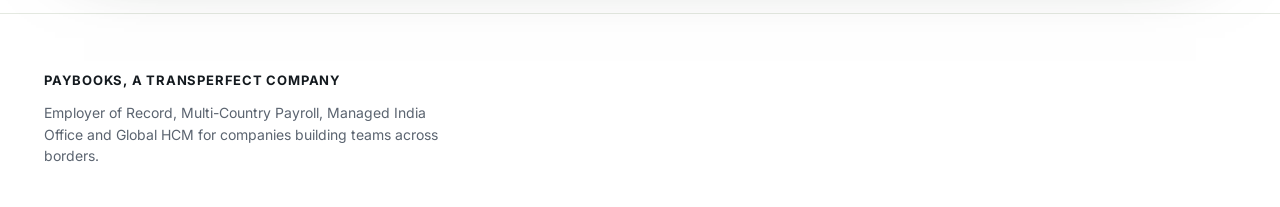
<file: design-options/hub-v2/index.html>
<!DOCTYPE html><html lang="en"><head><meta charset="utf-8"><meta name="viewport" content="width=device-width,initial-scale=1"><title>[Version from 28 Sep morning, interactive hub v2] Employer of Record (EOR) Services | Hire in 42 Countries Without an Entity | Paybooks, a TransPerfect company</title><meta name="description" content="Hire employees in 42 countries without setting up an entity. Paybooks becomes the legal employer and runs contracts, payroll, taxes and benefits under local law. Estimate the cost, check your fit, get a quote."><link rel="canonical" href="https://paybooks.transperfect.com/employer-of-record/"><meta name="robots" content="noindex,nofollow"><link rel="preconnect" href="https://fonts.googleapis.com"><link href="https://fonts.googleapis.com/css2?family=Instrument+Sans:wght@500;600;700&family=Inter:wght@400;500;600;700&family=Zilla+Slab:wght@300;400&display=swap" rel="stylesheet"><link rel="stylesheet" href="../../assets/pb.css"><script type="application/ld+json">{"@context": "https://schema.org", "@type": "Organization", "name": "Paybooks, a TransPerfect company", "url": "https://paybooks.transperfect.com/", "parentOrganization": {"@type": "Organization", "name": "TransPerfect", "url": "https://www.transperfect.com/"}}</script><script type="application/ld+json">{"@context": "https://schema.org", "@type": "Service", "name": "Employer of Record services", "serviceType": "Employer of Record", "areaServed": "42 countries", "provider": {"@type": "Organization", "name": "Paybooks, a TransPerfect company"}}</script><script type="application/ld+json">{"@context": "https://schema.org", "@type": "BreadcrumbList", "itemListElement": [{"@type": "ListItem", "position": 1, "name": "Home", "item": "https://paybooks.transperfect.com/"}, {"@type": "ListItem", "position": 2, "name": "Employer of Record", "item": "https://paybooks.transperfect.com/employer-of-record/"}]}</script><script type="application/ld+json">{"@context": "https://schema.org", "@type": "FAQPage", "mainEntity": [{"@type": "Question", "name": "What is an Employer of Record?", "acceptedAnswer": {"@type": "Answer", "text": "A company that legally employs people on your behalf in a country where you have no entity. It runs the contract, payroll, taxes and benefits under local law, while you manage the work."}}, {"@type": "Question", "name": "Do you find the candidates?", "acceptedAnswer": {"@type": "Answer", "text": "No. You choose the candidate; Paybooks hires your chosen candidates on its entity and takes it from there. Recruiting stays with you."}}, {"@type": "Question", "name": "Is it legal to hire through an EOR?", "acceptedAnswer": {"@type": "Answer", "text": "Yes. The EOR is the legal employer under the country’s law and provides your hire’s services to you. It is a standard way to hire abroad."}}, {"@type": "Question", "name": "How is an EOR different from a PEO?", "acceptedAnswer": {"@type": "Answer", "text": "A PEO shares employer duties with a company that already has its own entity in the country. An EOR needs no entity: it is the employer."}}, {"@type": "Question", "name": "What does an EOR cost?", "acceptedAnswer": {"@type": "Answer", "text": "Salary, plus the employer costs the country requires, plus a monthly fee per employee. The estimator above shows the first two for five countries; your quote shows every line for your country."}}, {"@type": "Question", "name": "How fast can someone start?", "acceptedAnswer": {"@type": "Answer", "text": "It depends on the country and on whether a work permit is needed. In India, Paybooks onboards within days. Your quote confirms the start date."}}, {"@type": "Question", "name": "Can you convert our contractors into employees?", "acceptedAnswer": {"@type": "Answer", "text": "Yes. We move full-time contractors onto local employment contracts, which removes the misclassification risk."}}, {"@type": "Question", "name": "Can EOR employees get our stock options?", "acceptedAnswer": {"@type": "Answer", "text": "Yes, through your company’s equity plan."}}, {"@type": "Question", "name": "Who owns the IP?", "acceptedAnswer": {"@type": "Answer", "text": "You do. Every contract assigns it to your company."}}, {"@type": "Question", "name": "What happens when we open our own entity?", "acceptedAnswer": {"@type": "Answer", "text": "Your people move to your entity’s contracts with service unbroken. Paybooks can keep running their payroll."}}, {"@type": "Question", "name": "Which countries do you cover?", "acceptedAnswer": {"@type": "Answer", "text": "42 countries across Europe, the Americas, the Middle East, Africa and Asia-Pacific. Use the country finder above, or send us the country you need with your quote request."}}]}</script><style>
.lc{background:#fff;border:1px solid var(--line);border-radius:20px;overflow:hidden}
.lc-tabs{display:flex;overflow-x:auto;border-bottom:1px solid var(--line);scrollbar-width:none}.lc-tabs::-webkit-scrollbar{display:none}
.lc-tab{flex:1 0 auto;display:flex;align-items:center;gap:10px;padding:16px 18px;border:0;border-bottom:3px solid transparent;background:none;font:600 14.5px Inter,sans-serif;color:var(--muted);cursor:pointer;white-space:nowrap}
.lc-tab span{width:24px;height:24px;border-radius:50%;background:#EEF1EC;font-size:12px;display:grid;place-items:center;color:var(--ink)}
.lc-tab.on{color:var(--ink);border-bottom-color:var(--green)}.lc-tab.on span{background:var(--green);color:#fff}
.lc-pane{display:none;grid-template-columns:1fr 1fr 1fr;gap:0}.lc-pane.on{display:grid}
.lc-col{padding:26px 26px 28px}.lc-col+.lc-col{border-left:1px solid var(--line)}.lc-col small{display:block;font:700 11.5px Inter;letter-spacing:.1em;text-transform:uppercase;color:var(--muted);margin-bottom:8px}
.lc-col.us{background:#F5F9EF}.lc-col.us small{color:var(--g600)}.lc-col p{margin:0;font-size:15.5px;line-height:1.55;color:var(--ink2)}
.ff{display:grid;grid-template-columns:1.15fr .85fr;gap:20px}.ff-q{display:grid;gap:14px}.ff-step{background:#fff;border:1px solid var(--line);border-radius:16px;padding:18px 20px}.ff-step>b{display:block;font-family:var(--head);font-size:16.5px;margin-bottom:10px}
.ff-opts{display:flex;flex-wrap:wrap;gap:8px}.ff-opts button{border:1px solid var(--line);background:#FAFBF8;border-radius:999px;padding:9px 14px;font:500 14px Inter,sans-serif;color:var(--ink);cursor:pointer}
.ff-opts button.on{background:var(--forest);color:#fff;border-color:var(--forest)}
.ff-a{background:var(--forest);color:#fff;border-radius:20px;padding:28px;position:sticky;top:90px;align-self:start;min-height:220px}.ff-a b{font-family:var(--head)}.ff-empty b{font-size:20px;display:block;margin-bottom:8px}.ff-empty p{color:#BFD3B9;margin:0;font-size:15px}
.ff-r small{display:block;font:700 11.5px Inter;letter-spacing:.1em;text-transform:uppercase;color:var(--lime);margin-bottom:8px}.ff-r h3{font-size:26px;margin:0 0 10px;color:#fff}.ff-r p{color:#DDE8D6;font-size:15px;line-height:1.55;margin:0 0 10px}.ff-r .no{color:#BFD3B9;font-size:13.5px;border-top:1px solid rgba(255,255,255,.14);padding-top:12px;margin-top:12px}.ff-r .btn{margin-top:14px}
.cs{display:flex;gap:14px;align-items:center;margin-bottom:16px}.cs input{flex:1;height:50px;border:1px solid var(--line);border-radius:12px;padding:0 16px;font:500 16px Inter,sans-serif;background:#fff}.cs input:focus{outline:none;border-color:var(--green);box-shadow:0 0 0 3px rgba(79,138,16,.15)}.cs span{font-size:13.5px;color:var(--muted);white-space:nowrap}
.cgrid{display:grid;grid-template-columns:repeat(4,1fr);gap:10px}.cc{display:flex;flex-direction:column;gap:3px;text-align:left;background:#fff;border:1px solid var(--line);border-radius:14px;padding:14px 16px;text-decoration:none;color:inherit;font:inherit;cursor:pointer}
.cc b{font-family:var(--head);font-size:16px}.cc span{font-size:12.5px;color:var(--muted)}.cc.live{border-color:var(--green);box-shadow:0 10px 30px -18px rgba(79,138,16,.6)}.cc.live span{color:var(--green);font-weight:600}.cc.hide{display:none}.cc.pick{border-color:var(--orange);background:#FFF7F1}
.ce{display:grid;grid-template-columns:.9fr 1.1fr;gap:20px;background:#0B1F14;color:#fff;border-radius:24px;padding:28px}.ce label{display:block;font:600 13px Inter;letter-spacing:.06em;text-transform:uppercase;color:#BFD3B9;margin:14px 0 8px}.ce label span{color:#fff;text-transform:none;letter-spacing:0;font-size:15px;margin-left:8px}
.ce select{width:100%;height:46px;border-radius:10px;border:1px solid rgba(255,255,255,.18);background:#143A25;color:#fff;font:500 15px Inter,sans-serif;padding:0 12px}.ce input[type=range]{width:100%;accent-color:var(--lime)}
.ce .fine{color:#8FAF86;font-size:12.5px}.ce .fine a{color:#9FD35C}.ce-out .kpis{display:grid;grid-template-columns:repeat(3,1fr);gap:10px}.ce-out .kpi{background:rgba(255,255,255,.06);border:1px solid rgba(255,255,255,.08);border-radius:12px;padding:12px 14px}.ce-out .kpi b{display:block;font-family:var(--head);font-size:22px;color:#9FD35C;line-height:1.1}.ce-out .kpi span{display:block;font-size:11.5px;color:#8FAF86;margin-top:3px}
.lines{list-style:none;margin:14px 0 0;padding:0}.lines li{display:flex;justify-content:space-between;gap:14px;padding:9px 0;border-bottom:1px solid rgba(255,255,255,.08);font-size:14px}.lines li span{color:#BFD3B9}.lines li small{display:block;color:#8FAF86;font-size:12px}.lines li b{white-space:nowrap}.lines li.tot{border-bottom:0;font-weight:700;color:#fff}
.chk{list-style:none;margin:0;padding:0;display:grid;grid-template-columns:1fr 1fr 1fr;gap:10px 22px}.chk li{display:grid;grid-template-columns:20px 1fr;gap:2px 10px;padding:12px 0;border-bottom:1px solid var(--line)}.chk li::before{content:"✓";color:var(--green);font-weight:700;grid-row:span 2}.chk b{display:block;font-size:15px}.chk span{font-size:13.5px;color:var(--muted)}
@media(max-width:900px){.ff,.ce{grid-template-columns:1fr}.ff-a{position:static}.cgrid{grid-template-columns:1fr 1fr}.lc-pane.on{grid-template-columns:1fr}.lc-col+.lc-col{border-left:0;border-top:1px solid var(--line)}.chk{grid-template-columns:1fr}}
@media(max-width:560px){.cgrid{grid-template-columns:1fr}.ce-out .kpis{grid-template-columns:1fr}}
</style></head><body class="" id="top"><header class="hdr"><div class="wrap"><a class="brand" href="#top"><img src="../../assets/mark.png" alt="Paybooks" width="44" height="44"><span class="wm"><b>paybooks</b><small>A TransPerfect company</small></span></a><nav class="nav"><a>Employer of Record</a><a>Payroll</a><a>India Office</a><a>HCM</a><a>Resources</a></nav><div class="btns"><a class="btn ghost" href="#faq">Book a call</a><a class="btn" href="#faq">Get a quote</a></div></div></header><main><section class="hero v2"><div class="wrap"><div class="grid"><div><span class="cta2-tag hero-tag">Global Employer of Record</span><h1>Hire in 42 countries. <em>No entity needed.</em></h1><p class="sub">Paybooks becomes the legal employer of your people in any of 42 countries. We run the local contract, payroll, taxes and benefits under that country’s law. You choose the people and direct their work.</p><div class="btns"><a class="btn" href="#cost">Estimate the cost</a><a class="btn ghost" href="#fit">Check your fit</a></div><ul class="cta2-ticks hero-ticks"><li>No entity to set up</li><li>Local contracts and payroll</li><li>One monthly invoice</li></ul></div><div class="vidhold" role="img" aria-label="Video placeholder"><div class="vh-frame"><span class="vh-mini"><svg width="16" height="16" viewBox="0 0 24 24" fill="#fff"><path d="M8 5v14l11-7z"/></svg></span><span class="vh-cap"><b>How Paybooks EOR works</b><small>2-minute walkthrough</small></span><span class="vh-tag">Video</span></div></div></div></div></section><div class="trust"><div class="wrap tr-sp tr-j"><p class="tr-lab">Trusted by<br><b>3,000+</b> companies</p><i class="tr-dv"></i><div class="tr-mq" aria-label="Paybooks clients"><div class="tr-track"><span class="gchip"><img src="../../assets/logos-t/l01.png" alt="Paybooks client logo"></span><span class="gchip"><img src="../../assets/logos-t/l03.png" alt="Paybooks client logo"></span><span class="gchip"><img src="../../assets/logos-t/l04.png" alt="Paybooks client logo"></span><span class="gchip"><img src="../../assets/logos-t/l05.png" alt="Paybooks client logo"></span><span class="gchip"><img src="../../assets/logos-t/l06.png" alt="Paybooks client logo"></span><span class="gchip"><img src="../../assets/logos-t/l07.png" alt="Paybooks client logo"></span><span class="gchip"><img src="../../assets/logos-t/l08.png" alt="Paybooks client logo"></span><span class="gchip"><img src="../../assets/logos-t/l09.png" alt="Paybooks client logo"></span><span class="gchip"><img src="../../assets/logos-t/l10.png" alt="Paybooks client logo"></span><span class="gchip"><img src="../../assets/logos-t/l11.png" alt="Paybooks client logo"></span><span class="gchip"><img src="../../assets/logos-t/l12.png" alt="Paybooks client logo"></span><span class="gchip"><img src="../../assets/logos-t/l13.png" alt="Paybooks client logo"></span><span class="gchip"><img src="../../assets/logos-t/l14.png" alt="Paybooks client logo"></span><span class="gchip"><img src="../../assets/logos-t/l15.png" alt="Paybooks client logo"></span><span class="gchip"><img src="../../assets/logos-t/l16.png" alt="Paybooks client logo"></span><span class="gchip"><img src="../../assets/logos-t/l17.png" alt="Paybooks client logo"></span><span class="gchip"><img src="../../assets/logos-t/l18.png" alt="Paybooks client logo"></span><span class="gchip"><img src="../../assets/logos-t/l19.png" alt="Paybooks client logo"></span><span class="gchip"><img src="../../assets/logos-t/l20.png" alt="Paybooks client logo"></span><span class="gchip"><img src="../../assets/logos-t/l21.png" alt="Paybooks client logo"></span><span class="gchip"><img src="../../assets/logos-t/l22.png" alt="Paybooks client logo"></span><span class="gchip"><img src="../../assets/logos-t/l23.png" alt="Paybooks client logo"></span><span class="gchip"><img src="../../assets/logos-t/l01.png" alt="Paybooks client logo"></span><span class="gchip"><img src="../../assets/logos-t/l03.png" alt="Paybooks client logo"></span><span class="gchip"><img src="../../assets/logos-t/l04.png" alt="Paybooks client logo"></span><span class="gchip"><img src="../../assets/logos-t/l05.png" alt="Paybooks client logo"></span><span class="gchip"><img src="../../assets/logos-t/l06.png" alt="Paybooks client logo"></span><span class="gchip"><img src="../../assets/logos-t/l07.png" alt="Paybooks client logo"></span><span class="gchip"><img src="../../assets/logos-t/l08.png" alt="Paybooks client logo"></span><span class="gchip"><img src="../../assets/logos-t/l09.png" alt="Paybooks client logo"></span><span class="gchip"><img src="../../assets/logos-t/l10.png" alt="Paybooks client logo"></span><span class="gchip"><img src="../../assets/logos-t/l11.png" alt="Paybooks client logo"></span><span class="gchip"><img src="../../assets/logos-t/l12.png" alt="Paybooks client logo"></span><span class="gchip"><img src="../../assets/logos-t/l13.png" alt="Paybooks client logo"></span><span class="gchip"><img src="../../assets/logos-t/l14.png" alt="Paybooks client logo"></span><span class="gchip"><img src="../../assets/logos-t/l15.png" alt="Paybooks client logo"></span><span class="gchip"><img src="../../assets/logos-t/l16.png" alt="Paybooks client logo"></span><span class="gchip"><img src="../../assets/logos-t/l17.png" alt="Paybooks client logo"></span><span class="gchip"><img src="../../assets/logos-t/l18.png" alt="Paybooks client logo"></span><span class="gchip"><img src="../../assets/logos-t/l19.png" alt="Paybooks client logo"></span><span class="gchip"><img src="../../assets/logos-t/l20.png" alt="Paybooks client logo"></span><span class="gchip"><img src="../../assets/logos-t/l21.png" alt="Paybooks client logo"></span><span class="gchip"><img src="../../assets/logos-t/l22.png" alt="Paybooks client logo"></span><span class="gchip"><img src="../../assets/logos-t/l23.png" alt="Paybooks client logo"></span></div></div></div></div><section class="sec" id="how"><div class="wrap"><div class="head rv"><span class="num">01</span><div><span class="eyebrow">How it works</span><h2>Who does what, from offer to exit</h2><p>An Employer of Record legally employs people on your behalf in a country where you have no entity. Click a stage to see what stays with you and what Paybooks takes on.</p></div></div><div class="lc"><div class="lc-tabs"><button class="lc-tab on" data-i="0" type="button"><span>1</span>Offer</button><button class="lc-tab" data-i="1" type="button"><span>2</span>Contract</button><button class="lc-tab" data-i="2" type="button"><span>3</span>Onboarding</button><button class="lc-tab" data-i="3" type="button"><span>4</span>Payroll</button><button class="lc-tab" data-i="4" type="button"><span>5</span>Benefits</button><button class="lc-tab" data-i="5" type="button"><span>6</span>Compliance</button><button class="lc-tab" data-i="6" type="button"><span>7</span>Exit or transfer</button></div><div class="lc-pane on" data-i="0"><div class="lc-col you"><small>You</small><p>You choose the candidate and agree the role, pay and start date. Recruiting stays with you.</p></div><div class="lc-col us"><small>Paybooks</small><p>We confirm the full monthly cost for that country and send the contract terms within your quote.</p></div><div class="lc-col hire"><small>Your hire sees</small><p>A clear offer, in their language, with your company, manager and role named.</p></div></div><div class="lc-pane" data-i="1"><div class="lc-col you"><small>You</small><p>You approve the package.</p></div><div class="lc-col us"><small>Paybooks</small><p>We sign the local employment contract on our entity: notice, probation, working hours and leave written the way the country requires. IP is assigned to you.</p></div><div class="lc-col hire"><small>Your hire sees</small><p>A real local employment contract with a real local employer.</p></div></div><div class="lc-pane" data-i="2"><div class="lc-col you"><small>You</small><p>You plan their first day and their work.</p></div><div class="lc-col us"><small>Paybooks</small><p>We collect documents, complete registrations and, where you ask, run background checks.</p></div><div class="lc-col hire"><small>Your hire sees</small><p>Contract, documents and registrations done before day one.</p></div></div><div class="lc-pane" data-i="3"><div class="lc-col you"><small>You</small><p>You approve raises, bonuses and equity grants.</p></div><div class="lc-col us"><small>Paybooks</small><p>We pay salary on the local payroll date, in local currency, and withhold, file and pay every tax and social contribution.</p></div><div class="lc-col hire"><small>Your hire sees</small><p>Pay on time, every month, with payslips and tax forms in one app.</p></div></div><div class="lc-pane" data-i="4"><div class="lc-col you"><small>You</small><p>You choose any extras above the statutory minimum.</p></div><div class="lc-col us"><small>Paybooks</small><p>We enroll them in the statutory benefits and any extras you choose, and handle claims and leave.</p></div><div class="lc-col hire"><small>Your hire sees</small><p>Everything the law requires, plus what you add.</p></div></div><div class="lc-pane" data-i="5"><div class="lc-col you"><small>You</small><p>You set policies within local law.</p></div><div class="lc-col us"><small>Paybooks</small><p>We track every filing and rule change, keep proof of every filing, and flag roles that could create a taxable presence for you.</p></div><div class="lc-col hire"><small>Your hire sees</small><p>An employer that never misses a filing.</p></div></div><div class="lc-pane" data-i="6"><div class="lc-col you"><small>You</small><p>You decide when to part ways, or when to open your own entity.</p></div><div class="lc-col us"><small>Paybooks</small><p>We issue the termination under local law with the notice and severance due, or move their contract to your new entity with service unbroken.</p></div><div class="lc-col hire"><small>Your hire sees</small><p>A clean exit, or the same job under your own name.</p></div></div></div></div></section><section class="sec alt" id="fit"><div class="wrap"><div class="head rv"><span class="num">02</span><div><span class="eyebrow">Fit finder</span><h2>Is an Employer of Record right for you?</h2><p>Three questions. The answer names the right Paybooks service, and when it is not us.</p></div></div><div class="ff"><div class="ff-q"><div class="ff-step"><b>1 · Where do you stand in the country you want to hire in?</b><div class="ff-opts" data-q="entity">
<button type="button" data-v="none">No entity there</button><button type="button" data-v="own">We have our own entity</button><button type="button" data-v="india">We have an entity in India</button></div></div>
<div class="ff-step"><b>2 · How many people, in that country?</b><div class="ff-opts" data-q="size">
<button type="button" data-v="s">1 to 5</button><button type="button" data-v="m">6 to 20</button><button type="button" data-v="l">21 to 50</button><button type="button" data-v="xl">More than 50</button></div></div>
<div class="ff-step"><b>3 · What are you trying to do?</b><div class="ff-opts" data-q="goal">
<button type="button" data-v="test">Test a new market</button><button type="button" data-v="build">Build a long-term team</button><button type="button" data-v="convert">Employ contractors properly</button><button type="button" data-v="run">Run payroll in several countries</button></div></div></div>
<div class="ff-a" id="ffa"><div class="ff-empty"><b>Answer the three questions</b><p>Your recommendation appears here, with the reason and the option we would not suggest.</p></div></div></div></div></section><section class="sec" id="countries"><div class="wrap"><div class="head rv"><span class="num">03</span><div><span class="eyebrow">Countries</span><h2>Find your country</h2><p>42 countries. Type a country to check it, or pick one below.</p></div></div><div class="cs"><input id="csq" type="search" placeholder="Type a country, for example Germany" autocomplete="off" aria-label="Find your country"><span id="csn">42 countries</span></div><div class="cgrid" id="cgrid"><a class="cc live" href="../../employer-of-record/india/" data-n="India"><b>India</b><span>Country guide live →</span></a><button type="button" class="cc" data-n="United States"><b>United States</b><span>Guide coming · get a quote</span></button><button type="button" class="cc" data-n="United Kingdom"><b>United Kingdom</b><span>Guide coming · get a quote</span></button><button type="button" class="cc" data-n="Singapore"><b>Singapore</b><span>Guide coming · get a quote</span></button><button type="button" class="cc" data-n="Germany"><b>Germany</b><span>Guide coming · get a quote</span></button><button type="button" class="cc" data-n="Australia"><b>Australia</b><span>Guide coming · get a quote</span></button><button type="button" class="cc" data-n="Canada"><b>Canada</b><span>Guide coming · get a quote</span></button><button type="button" class="cc" data-n="Netherlands"><b>Netherlands</b><span>Guide coming · get a quote</span></button><button type="button" class="cc" data-n="Ireland"><b>Ireland</b><span>Guide coming · get a quote</span></button><button type="button" class="cc" data-n="Switzerland"><b>Switzerland</b><span>Guide coming · get a quote</span></button><button type="button" class="cc" data-n="France"><b>France</b><span>Guide coming · get a quote</span></button><button type="button" class="cc" data-n="Hong Kong"><b>Hong Kong</b><span>Guide coming · get a quote</span></button><button type="button" class="cc" data-n="Sweden"><b>Sweden</b><span>Guide coming · get a quote</span></button><button type="button" class="cc" data-n="UAE"><b>UAE</b><span>Guide coming · get a quote</span></button><button type="button" class="cc" data-n="Denmark"><b>Denmark</b><span>Guide coming · get a quote</span></button><button type="button" class="cc" data-n="Japan"><b>Japan</b><span>Guide coming · get a quote</span></button><button type="button" class="cc" data-n="South Korea"><b>South Korea</b><span>Guide coming · get a quote</span></button><button type="button" class="cc" data-n="Finland"><b>Finland</b><span>Guide coming · get a quote</span></button><button type="button" class="cc" data-n="Norway"><b>Norway</b><span>Guide coming · get a quote</span></button><button type="button" class="cc" data-n="Belgium"><b>Belgium</b><span>Guide coming · get a quote</span></button><button type="button" class="cc" data-n="Austria"><b>Austria</b><span>Guide coming · get a quote</span></button><button type="button" class="cc" data-n="Italy"><b>Italy</b><span>Guide coming · get a quote</span></button><button type="button" class="cc" data-n="Spain"><b>Spain</b><span>Guide coming · get a quote</span></button><button type="button" class="cc" data-n="Portugal"><b>Portugal</b><span>Guide coming · get a quote</span></button><button type="button" class="cc" data-n="Czech Republic"><b>Czech Republic</b><span>Guide coming · get a quote</span></button><button type="button" class="cc" data-n="Poland"><b>Poland</b><span>Guide coming · get a quote</span></button><button type="button" class="cc" data-n="Hungary"><b>Hungary</b><span>Guide coming · get a quote</span></button><button type="button" class="cc" data-n="Romania"><b>Romania</b><span>Guide coming · get a quote</span></button><button type="button" class="cc" data-n="Brazil"><b>Brazil</b><span>Guide coming · get a quote</span></button><button type="button" class="cc" data-n="Mexico"><b>Mexico</b><span>Guide coming · get a quote</span></button><button type="button" class="cc" data-n="South Africa"><b>South Africa</b><span>Guide coming · get a quote</span></button><button type="button" class="cc" data-n="Saudi Arabia"><b>Saudi Arabia</b><span>Guide coming · get a quote</span></button><button type="button" class="cc" data-n="Argentina"><b>Argentina</b><span>Guide coming · get a quote</span></button><button type="button" class="cc" data-n="Colombia"><b>Colombia</b><span>Guide coming · get a quote</span></button><button type="button" class="cc" data-n="Costa Rica"><b>Costa Rica</b><span>Guide coming · get a quote</span></button><button type="button" class="cc" data-n="Turkey"><b>Turkey</b><span>Guide coming · get a quote</span></button><button type="button" class="cc" data-n="China"><b>China</b><span>Guide coming · get a quote</span></button><button type="button" class="cc" data-n="Thailand"><b>Thailand</b><span>Guide coming · get a quote</span></button><button type="button" class="cc" data-n="Dominican Republic"><b>Dominican Republic</b><span>Guide coming · get a quote</span></button><button type="button" class="cc" data-n="Kenya"><b>Kenya</b><span>Guide coming · get a quote</span></button><button type="button" class="cc" data-n="Nigeria"><b>Nigeria</b><span>Guide coming · get a quote</span></button><button type="button" class="cc" data-n="Philippines"><b>Philippines</b><span>Guide coming · get a quote</span></button></div><p class="fine" id="csmsg"></p></div></section><section class="sec alt" id="cost"><div class="wrap"><div class="head rv"><span class="num">04</span><div><span class="eyebrow">Cost estimator</span><h2>What an employee costs, country by country</h2><p>Salary, the employer contributions the country's law requires, and our fee. Statutory rates come from each country's official source, linked below the result.</p></div></div><div class="ce"><div class="ce-in"><label for="cec">Country</label><select id="cec"><option value="IN">India</option><option value="US">United States</option><option value="UK">United Kingdom</option><option value="SG">Singapore</option><option value="CA">Canada</option><option value="Q:Germany">Germany · in your quote</option><option value="Q:Australia">Australia · in your quote</option><option value="Q:Netherlands">Netherlands · in your quote</option><option value="Q:Ireland">Ireland · in your quote</option><option value="Q:Switzerland">Switzerland · in your quote</option><option value="Q:France">France · in your quote</option><option value="Q:Hong Kong">Hong Kong · in your quote</option><option value="Q:Sweden">Sweden · in your quote</option><option value="Q:UAE">UAE · in your quote</option><option value="Q:Denmark">Denmark · in your quote</option><option value="Q:Japan">Japan · in your quote</option><option value="Q:South Korea">South Korea · in your quote</option><option value="Q:Finland">Finland · in your quote</option><option value="Q:Norway">Norway · in your quote</option><option value="Q:Belgium">Belgium · in your quote</option><option value="Q:Austria">Austria · in your quote</option><option value="Q:Italy">Italy · in your quote</option><option value="Q:Spain">Spain · in your quote</option><option value="Q:Portugal">Portugal · in your quote</option><option value="Q:Czech Republic">Czech Republic · in your quote</option><option value="Q:Poland">Poland · in your quote</option><option value="Q:Hungary">Hungary · in your quote</option><option value="Q:Romania">Romania · in your quote</option><option value="Q:Brazil">Brazil · in your quote</option><option value="Q:Mexico">Mexico · in your quote</option><option value="Q:South Africa">South Africa · in your quote</option><option value="Q:Saudi Arabia">Saudi Arabia · in your quote</option><option value="Q:Argentina">Argentina · in your quote</option><option value="Q:Colombia">Colombia · in your quote</option><option value="Q:Costa Rica">Costa Rica · in your quote</option><option value="Q:Turkey">Turkey · in your quote</option><option value="Q:China">China · in your quote</option><option value="Q:Thailand">Thailand · in your quote</option><option value="Q:Dominican Republic">Dominican Republic · in your quote</option><option value="Q:Kenya">Kenya · in your quote</option><option value="Q:Nigeria">Nigeria · in your quote</option><option value="Q:Philippines">Philippines · in your quote</option></select>
<label for="ces">Annual salary <span id="cesv"></span></label><input id="ces" type="range"><p class="fine" id="cenote"></p></div>
<div class="ce-out"><div class="kpis"><div class="kpi"><b id="ce_total"></b><span>all-in per month</span></div><div class="kpi"><b id="ce_stat"></b><span>employer costs on top of salary</span></div><div class="kpi"><b id="ce_year"></b><span>all-in per year</span></div></div>
<ul class="lines" id="ce_rows"></ul><p class="fine" id="ce_src"></p></div></div>
<p class="fine">Headline statutory rates. Thresholds noted in each line are applied; other caps, regional rates and any benefits you add are applied in your written quote, which is final. Paybooks’ fee for countries other than India is set by country and shown in your quote.</p></div></section><section class="sec" id="compliance"><div class="wrap"><div class="head rv"><span class="num">05</span><div><span class="eyebrow">Compliance</span><h2>Local law, handled in every country</h2><p>Employment rules differ in every country. Getting them right is our job, not yours.</p></div></div><ul class="chk"><li><b>Contracts under local law</b><span>Notice, probation, hours and leave written as the country requires.</span></li><li><b>Taxes and social security</b><span>Withheld, filed and paid on time, with proof of every filing.</span></li><li><b>Misclassification risk removed</b><span>Full-time workers employed properly, not paid as contractors.</span></li><li><b>Exits done right</b><span>Notice, severance and final pay under local rules.</span></li><li><b>IP assigned to you</b><span>Every contract assigns the work and the intellectual property to your company.</span></li><li><b>Tax risk flagged early</b><span>Roles that could create a taxable presence are flagged before you hire.</span></li></ul><div class="clause" style="margin-top:22px"><b>In India:</b> Paybooks’ published promise of no penalties ever on the filings and payments it handles. <a href="../../employer-of-record/india/">See Employer of Record India</a>.</div></div></section><section class="dark" id="proof"><div class="wrap"><div class="head rv"><span class="num">06</span><div><span class="eyebrow">Why Paybooks</span><h2>Payroll depth. A global parent.</h2></div></div><ul class="cards"><li class="card"><h3>Payroll since 2012</h3><p>3,000+ employers. 1.5 million paychecks a year. $1B+ in salaries paid a year.</p><div class="chips"><span>Payroll</span><span>Taxes</span><span>Benefits</span><span>Compliance</span></div></li><li class="card"><h3>A $1.32 billion parent</h3><p>TransPerfect bought Paybooks in 2024. 150+ cities on six continents. Trusted by 90% of the Fortune 500.</p><div class="chips"><span>ISO 27001:2022</span><span>SOC 2 Type II</span><span>GDPR</span></div></li></ul></div></section><section class="sec alt" id="faq"><div class="wrap"><div class="faq"><div class="sticky"><span class="eyebrow">FAQ</span><h2>Your questions, answered</h2><p style="color:var(--muted);margin:14px 0 22px">What to know before you hire abroad.</p><a class="btn" href="#quote">Talk to an EOR expert</a></div><div><details><summary>What is an Employer of Record?</summary><p>A company that legally employs people on your behalf in a country where you have no entity. It runs the contract, payroll, taxes and benefits under local law, while you manage the work.</p></details><details><summary>Do you find the candidates?</summary><p>No. You choose the candidate; Paybooks hires your chosen candidates on its entity and takes it from there. Recruiting stays with you.</p></details><details><summary>Is it legal to hire through an EOR?</summary><p>Yes. The EOR is the legal employer under the country’s law and provides your hire’s services to you. It is a standard way to hire abroad.</p></details><details><summary>How is an EOR different from a PEO?</summary><p>A PEO shares employer duties with a company that already has its own entity in the country. An EOR needs no entity: it is the employer.</p></details><details><summary>What does an EOR cost?</summary><p>Salary, plus the employer costs the country requires, plus a monthly fee per employee. The estimator above shows the first two for five countries; your quote shows every line for your country.</p></details><details><summary>How fast can someone start?</summary><p>It depends on the country and on whether a work permit is needed. In India, Paybooks onboards within days. Your quote confirms the start date.</p></details><details><summary>Can you convert our contractors into employees?</summary><p>Yes. We move full-time contractors onto local employment contracts, which removes the misclassification risk.</p></details><details><summary>Can EOR employees get our stock options?</summary><p>Yes, through your company’s equity plan.</p></details><details><summary>Who owns the IP?</summary><p>You do. Every contract assigns it to your company.</p></details><details><summary>What happens when we open our own entity?</summary><p>Your people move to your entity’s contracts with service unbroken. Paybooks can keep running their payroll.</p></details><details><summary>Which countries do you cover?</summary><p>42 countries across Europe, the Americas, the Middle East, Africa and Asia-Pacific. Use the country finder above, or send us the country you need with your quote request.</p></details></div></div></div></section><section class="cta2" id="quote"><div class="wrap"><div class="cta2-card"><div class="cta2-copy"><span class="cta2-tag">Get started</span><h2>Send us one role. <em>Get the full cost back.</em></h2><p>Tell us the country, the role and the pay. You get the full monthly cost, the contract terms and a start date. No commitment.</p><div class="btns"><a class="btn" href="#quote">Get a quote for a role</a><a class="btn ghost" href="#quote">Talk to an EOR expert</a></div><ul class="cta2-ticks"><li>No entity to set up</li><li>Local contracts and payroll</li><li>One monthly invoice</li></ul></div><div class="cta2-quote" aria-hidden="true"><div class="q-head"><span>Example quote</span><em>India</em></div><div class="q-role"><b>Senior Software Engineer</b><small>Bengaluru · $26,000 a year</small></div><ul class="q-rows"><li><span>Monthly cost, all-in</span><b>$2,550</b></li><li><span>Employer costs</span><b>$184</b></li><li><span>Paybooks fee</span><b>$199</b></li><li><span>Start date</span><b>Confirmed in your quote</b></li></ul><div class="q-docs"><span>Contract terms</span><span>Sample offer letter</span></div></div></div></div></section><script>(function(){var io=new IntersectionObserver(function(es){es.forEach(function(e){if(e.isIntersecting){e.target.classList.add("in");io.unobserve(e.target)}})},{threshold:.12});document.querySelectorAll(".rv,.cards .card,.stat,.raci .col,.clause,.tl li").forEach(function(el){el.classList.add("rv");io.observe(el)});var links=[].slice.call(document.querySelectorAll(".subnav a"));var secs=links.map(function(a){return document.querySelector(a.getAttribute("href"))}).filter(Boolean);var so=new IntersectionObserver(function(es){es.forEach(function(e){if(e.isIntersecting){links.forEach(function(a){a.classList.toggle("on",a.getAttribute("href")==="#"+e.target.id)})}})},{rootMargin:"-40% 0px -55% 0px"});secs.forEach(function(s){so.observe(s)})})();</script><script>(function(){
var tabs=[].slice.call(document.querySelectorAll('.lc-tab')),panes=[].slice.call(document.querySelectorAll('.lc-pane'));
tabs.forEach(function(t){t.onclick=function(){tabs.forEach(function(x){x.classList.toggle('on',x===t)});panes.forEach(function(p){p.classList.toggle('on',p.dataset.i===t.dataset.i)})}});
var ans={},A=document.getElementById('ffa');
function rec(){if(!(ans.entity&&ans.size&&ans.goal))return;var r;
 if(ans.goal==='run'||(ans.entity==='own'&&ans.goal!=='convert'))r={t:'Multi-Country Payroll',w:'You already employ people through your own entity. What you need is one provider, one report and one standard for payroll in every country.',n:'An EOR, which is for hiring where you have no entity.'};
 else if(ans.entity==='india'&&(ans.size==='l'||ans.size==='xl'))r={t:'Managed India Office',w:'You have the India entity; Paybooks runs it: payroll and HR, books, tax and statutory filings, corporate and regulatory work.',n:'An EOR for a team this size when the entity already exists.'};
 else if(ans.goal==='convert')r={t:'Employer of Record, contractor conversion',w:'Full-time contractors are employed properly on local contracts, which removes the misclassification risk while you keep the same people.',n:'Leaving them as contractors.'};
 else if(ans.size==='xl'&&ans.goal==='build')r={t:'Your own entity, with Paybooks payroll',w:'Above roughly 50 people in one country, owning an entity usually costs less per person. Start on EOR if you need to hire before it exists; we move the team over when it is ready.',n:'Staying on an EOR at this size for the long term.'};
 else if(ans.entity==='none')r={t:'Employer of Record',w:(ans.goal==='test'?'Hire now and decide on an entity once the market proves itself. No entity to set up, nothing to close if you change course.':'Hire within days with no entity to set up. When the team is large enough to justify an entity, we set it up and move everyone across.'),n:(ans.goal==='test'?'Committing to an entity before the market is proven.':'Opening an entity before you have hired anyone.')};
 else r={t:'Employer of Record',w:'Hire in the new country without waiting for an entity there. Your existing entities are unaffected.',n:'Setting up another entity for a small team.'};
 A.innerHTML='<div class="ff-r"><small>Our recommendation</small><h3>'+r.t+'</h3><p>'+r.w+'</p><div class="no"><b>Not recommended:</b> '+r.n+'</div><a class="btn" href="#quote">Get a quote for a role</a></div>'}
[].slice.call(document.querySelectorAll('.ff-opts')).forEach(function(g){[].slice.call(g.children).forEach(function(b){b.onclick=function(){[].slice.call(g.children).forEach(function(x){x.classList.toggle('on',x===b)});ans[g.dataset.q]=b.dataset.v;rec()}})});
var q=document.getElementById('csq'),chips=[].slice.call(document.querySelectorAll('.cc')),n=document.getElementById('csn'),msg=document.getElementById('csmsg');
function filt(){var v=(q.value||'').trim().toLowerCase(),k=0;chips.forEach(function(c){var h=c.dataset.n.toLowerCase().indexOf(v)>-1;c.classList.toggle('hide',!h);if(h)k++});n.textContent=k+(k===1?' country':' countries');msg.textContent=(v&&!k)?'Not on the 42-country list yet. Send us the country with your quote request and we will confirm.':''}
q.addEventListener('input',filt);
chips.forEach(function(c){if(c.tagName==='BUTTON')c.onclick=function(){chips.forEach(function(x){x.classList.toggle('pick',x===c)});msg.textContent=c.dataset.n+': the country guide is on its way. Get a quote for a role there and we will send the full cost and contract terms.'}});
var R={"IN": {"name": "India", "cur": "\u20b9", "code": "INR", "default": 1500000, "min": 300000, "max": 6000000, "step": 50000, "fee": 199, "feeCur": "$", "usd": 95.7, "yearNote": "Converted at \u20b995.7 per $1 (Sep 23, 2026)", "lines": [["Provident fund", "12% of basic pay (basic is half of gross)"], ["Gratuity", "4.81% of basic pay, due after one year"], ["State insurance (ESI)", "3.25% of gross when gross is \u20b921,000 a month or less"]], "src": [["Paybooks India cost breakdown", "employer-of-record/india/#cost"]]}, "US": {"name": "United States", "cur": "$", "code": "USD", "default": 90000, "min": 30000, "max": 300000, "step": 1000, "fee": null, "usd": 1, "lines": [["Social Security", "6.2% of pay up to $184,500 (2026)"], ["Medicare", "1.45% of all pay"], ["Federal unemployment (FUTA)", "0.6% of the first $7,000"]], "extra": "State unemployment insurance is added in your quote; it varies by state.", "src": [["IRS, Topic 751", "https://www.irs.gov/taxtopics/tc751"]]}, "UK": {"name": "United Kingdom", "cur": "\u00a3", "code": "GBP", "default": 55000, "min": 20000, "max": 200000, "step": 1000, "fee": null, "lines": [["Employer National Insurance", "15% of pay above \u00a35,000 a year (2026 to 2027)"], ["Workplace pension, employer minimum", "3% of earnings between \u00a36,240 and \u00a350,270"]], "src": [["GOV.UK, rates and thresholds 2026 to 2027", "https://www.gov.uk/guidance/rates-and-thresholds-for-employers-2026-to-2027"], ["GOV.UK, workplace pensions", "https://www.gov.uk/workplace-pensions/what-you-your-employer-and-the-government-pay"]]}, "SG": {"name": "Singapore", "cur": "S$", "code": "SGD", "default": 84000, "min": 30000, "max": 300000, "step": 1000, "fee": null, "lines": [["CPF, employer share", "17% of wages for citizens and permanent residents aged 55 and below (from 1 January 2026)"]], "extra": "The CPF wage ceiling is applied in your quote. Foreign employees do not receive CPF.", "src": [["CPF Board, employer contributions", "https://www.cpf.gov.sg/employer/employer-obligations/how-much-cpf-contributions-to-pay"]]}, "CA": {"name": "Canada", "cur": "C$", "code": "CAD", "default": 85000, "min": 30000, "max": 250000, "step": 1000, "fee": null, "lines": [["Canada Pension Plan", "5.95% of pay above $3,500 up to $74,600 (2026)"], ["Employment Insurance, employer share", "1.4 \u00d7 1.63% of pay up to $68,900 (2026)"]], "extra": "The second CPP tier and provincial plans are applied in your quote.", "src": [["Canada Revenue Agency, CPP rates", "https://www.canada.ca/en/revenue-agency/services/tax/businesses/topics/payroll/payroll-deductions-contributions/canada-pension-plan-cpp/cpp-contribution-rates-maximums-exemptions.html"], ["Canada Revenue Agency, EI premiums", "https://www.canada.ca/en/revenue-agency/services/tax/businesses/topics/payroll/payroll-deductions-contributions/employment-insurance-ei/ei-premium-rates-maximums.html"]]}},sel=document.getElementById('cec'),sl=document.getElementById('ces'),sv=document.getElementById('cesv'),note=document.getElementById('cenote');
function money(c,x){return c+Math.round(x).toLocaleString('en-US')}
function calc(k,s){var L=[];
 if(k==='IN'){var b=s/2,g=s/12;L.push(['Provident fund','12% of basic pay',b*.12]);L.push(['Gratuity','4.81% of basic pay',b*.0481]);if(g<=21000)L.push(['State insurance (ESI)','3.25% of gross, gross is ₹21,000 a month or less',s*.0325]);}
 if(k==='US'){L.push(['Social Security','6.2% up to $184,500',Math.min(s,184500)*.062]);L.push(['Medicare','1.45% of pay',s*.0145]);L.push(['Federal unemployment (FUTA)','0.6% of the first $7,000',Math.min(s,7000)*.006]);}
 if(k==='UK'){L.push(['Employer National Insurance','15% above £5,000',Math.max(0,s-5000)*.15]);L.push(['Workplace pension, employer minimum','3% of £6,240 to £50,270',Math.max(0,Math.min(s,50270)-6240)*.03]);}
 if(k==='SG'){L.push(['CPF, employer share','17% of wages, citizens and permanent residents',s*.17]);}
 if(k==='CA'){L.push(['Canada Pension Plan','5.95% of $3,500 to $74,600',Math.max(0,Math.min(s,74600)-3500)*.0595]);L.push(['Employment Insurance, employer share','2.282% up to $68,900',Math.min(s,68900)*.02282]);}
 return L}
function draw(){var k=sel.value;var out=document.querySelector('.ce-out');
 if(k.indexOf('Q:')===0){sl.disabled=true;sv.textContent='';note.textContent='';out.innerHTML='<div class="ff-r" style="padding:6px 0"><small>'+k.slice(2)+'</small><h3>Costed in your quote</h3><p style="color:#DDE8D6">We have not published '+k.slice(2)+'\'s statutory rates here yet. Send us the role and pay and you get the full monthly cost, the contract terms and a start date.</p><a class="btn" href="#quote">Get a quote for '+k.slice(2)+'</a></div>';return}
 var r=R[k];if(sl.dataset.k!==k){sl.min=r.min;sl.max=r.max;sl.step=r.step;sl.value=r['default'];sl.dataset.k=k;sl.disabled=false;
  out.innerHTML='<div class="kpis"><div class="kpi"><b id="ce_total"></b><span>all-in per month</span></div><div class="kpi"><b id="ce_stat"></b><span>employer costs on top of salary</span></div><div class="kpi"><b id="ce_year"></b><span>all-in per year</span></div></div><ul class="lines" id="ce_rows"></ul><p class="fine" id="ce_src"></p>'}
 var s=+sl.value,L=calc(k,s),stat=L.reduce(function(a,x){return a+x[2]},0),fee=r.fee?r.fee*(r.usd||1)*12:0;
 sv.textContent=money(r.cur,s)+' '+r.code;
 var rows='<li><span>Salary<small>per month</small></span><b>'+money(r.cur,s/12)+'</b></li>'+L.map(function(x){return '<li><span>'+x[0]+'<small>'+x[1]+'</small></span><b>'+money(r.cur,x[2]/12)+'</b></li>'}).join('');
 rows+=r.fee?'<li><span>Paybooks fee<small>$'+r.fee+' per employee a month'+(r.usd>1?', shown in '+r.code:'')+'</small></span><b>'+money(r.cur,fee/12)+'</b></li>':'<li><span>Paybooks fee<small>set by country</small></span><b>In your quote</b></li>';
 rows+='<li class="tot"><span>All-in per month</span><b>'+money(r.cur,(s+stat+fee)/12)+'</b></li>';
 document.getElementById('ce_rows').innerHTML=rows;document.getElementById('ce_total').textContent=money(r.cur,(s+stat+fee)/12);document.getElementById('ce_stat').textContent=(stat/s*100).toFixed(1)+'%';document.getElementById('ce_year').textContent=money(r.cur,s+stat+fee);
 document.getElementById('ce_src').innerHTML=(r.extra?r.extra+' ':'')+(r.yearNote?r.yearNote+'. ':'')+'Sources: '+r.src.map(function(x){return '<a href="'+x[1]+'"'+(x[1].indexOf('http')===0?' rel="nofollow" target="_blank"':'')+'>'+x[0]+'</a>'}).join(', ')+'.';
 note.textContent=k==='IN'?'About $'+Math.round(s/r.usd).toLocaleString('en-US')+' a year at ₹95.7 per $1.':''}
sel.onchange=draw;sl.oninput=draw;draw();
})();</script></main><footer class="ftr"><div class="wrap" style="grid-template-columns:1fr"><div><h4>Paybooks, a TransPerfect company</h4><p>Employer of Record, Multi-Country Payroll, Managed India Office and Global HCM for companies building teams across borders.</p></div></div></footer><script src="../../assets/protect.js" defer></script></body></html>
</file>
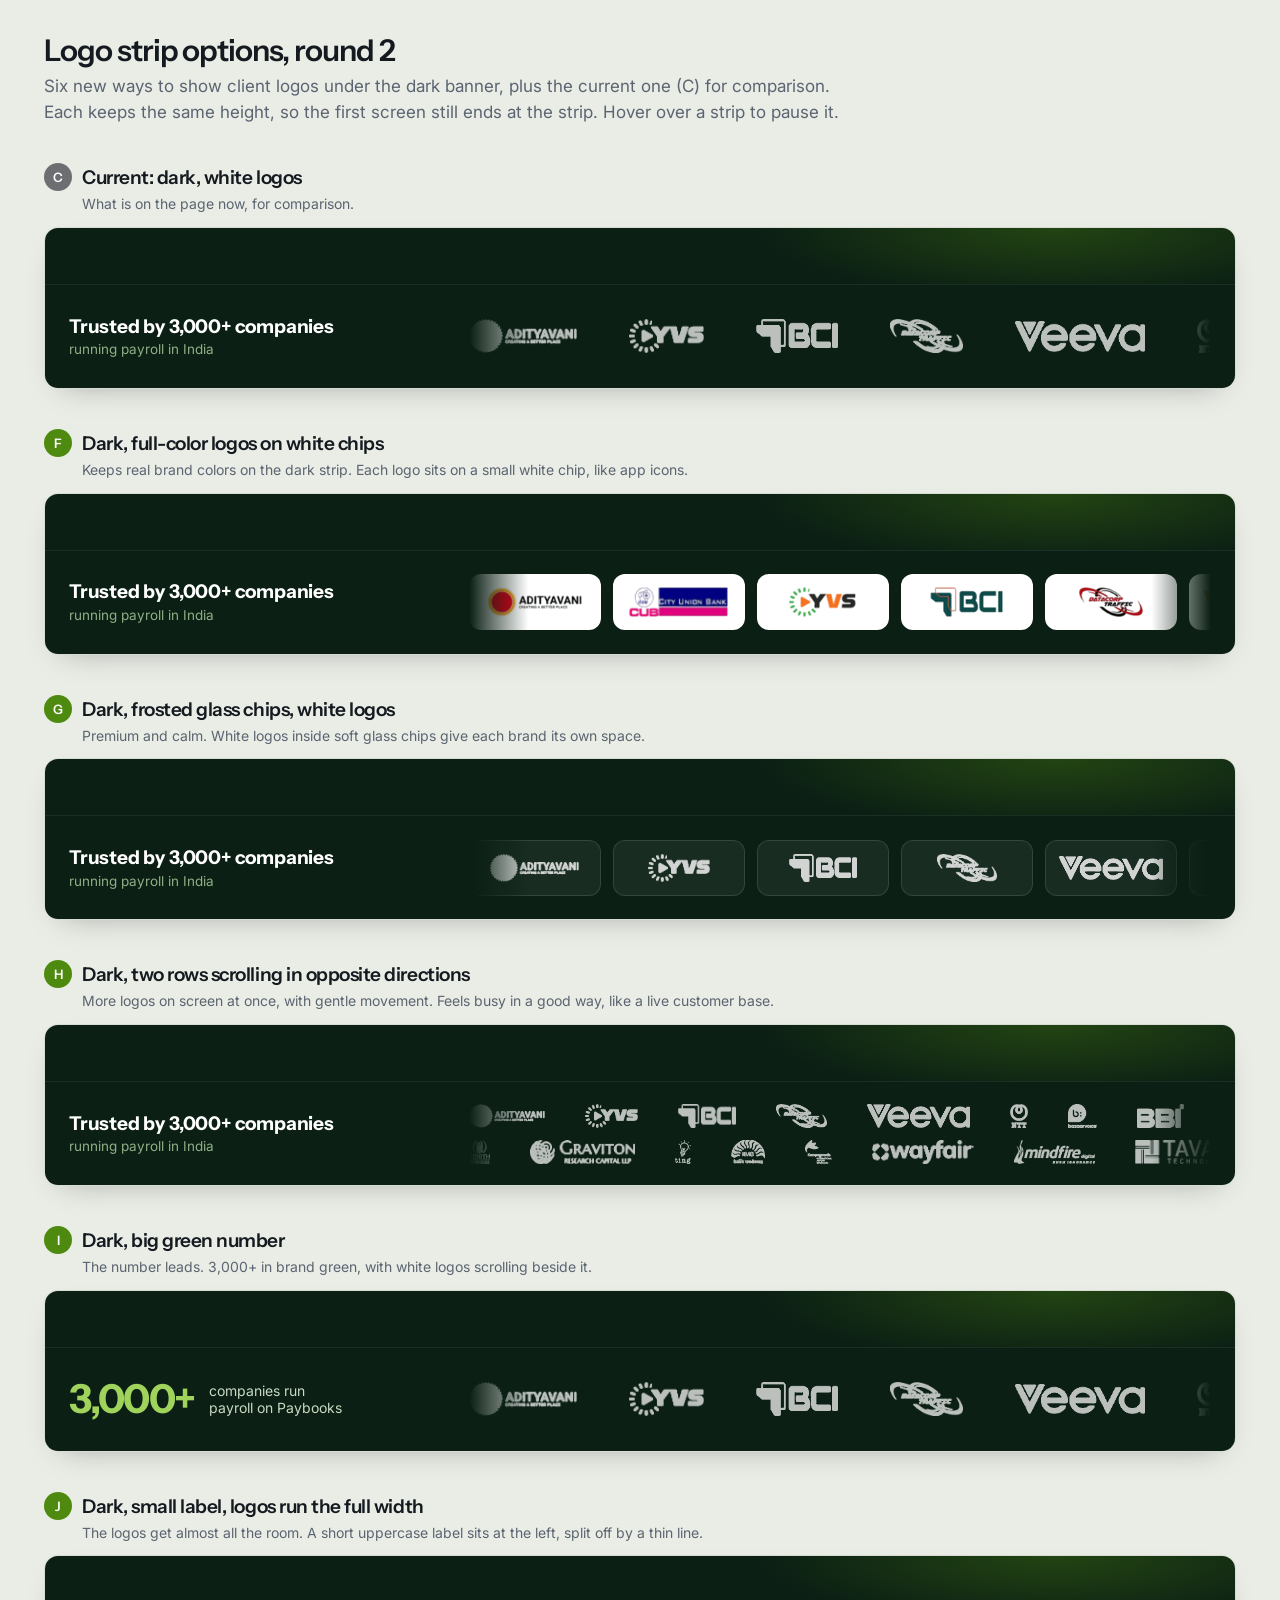
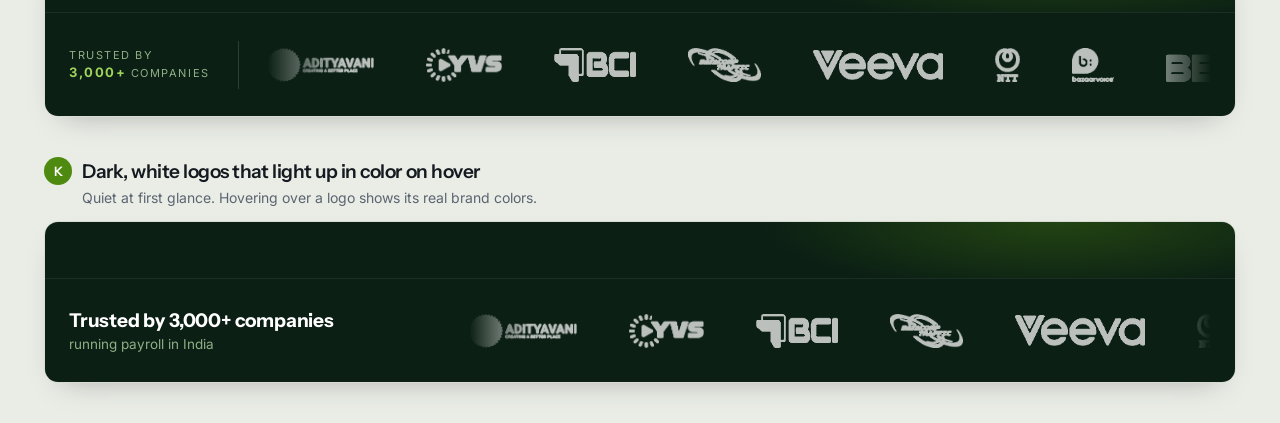
<file: design-options/logo-strip-options/index.html>
<!DOCTYPE html><html lang="en"><head><meta charset="utf-8"><meta name="viewport" content="width=device-width,initial-scale=1"><title>Logo Strip Options</title><meta name="robots" content="noindex,nofollow">
<link href="https://fonts.googleapis.com/css2?family=Instrument+Sans:wght@500;600;700&family=Inter:wght@400;500;600;700&display=swap" rel="stylesheet"><link rel="stylesheet" href="assets/pb.css"><style>
body{background:#E9EDE6;margin:0;font-family:var(--body)}
.top{padding:36px 0 10px}.top h1{font-family:var(--head);font-size:30px;margin:0 0 6px}.top p{color:var(--muted);margin:0;max-width:820px}
.opt{margin:28px 0 40px}.opt h2{font-family:var(--head);font-size:19px;margin:0 0 2px}.opt h2 span{display:inline-grid;place-items:center;width:28px;height:28px;border-radius:50%;background:var(--green);color:#fff;font-size:13px;margin-right:10px;vertical-align:2px}
.opt.cur h2 span{background:#6D6E71}
.opt p.why{color:var(--muted);font-size:14px;margin:0 0 12px 38px}
.frame{border-radius:14px;overflow:hidden;box-shadow:0 12px 30px -18px rgba(0,0,0,.35);border:1px solid #D7DDD3}
.herofake{height:56px;background:radial-gradient(500px 120px at 85% 0%,rgba(79,138,16,.35),transparent 60%),#0B1F14}
.strip{height:104px;display:flex;align-items:center}
.dk{background:#0B1F14;border-top:1px solid rgba(255,255,255,.07)}
.sp{display:grid;grid-template-columns:35% 1fr;align-items:center;width:100%}
.spj{display:grid;grid-template-columns:auto 1px 1fr;align-items:center;width:100%;column-gap:28px}
.lt{margin:0;padding-right:28px;line-height:1.25}.lt b{display:block;font-family:var(--head);font-size:19px;letter-spacing:-.01em;color:#fff}.lt span{display:block;font-size:13.5px;margin-top:3px;color:#8FAF86}
.lt.big{display:flex;align-items:center;gap:14px}.lt.big em{font-style:normal;font-family:var(--head);font-weight:700;font-size:40px;color:#9FD35C;letter-spacing:-.03em}.lt.big span{color:#C9D9C2;font-size:14px;margin:0}
.lab{font-size:11px;letter-spacing:.14em;text-transform:uppercase;color:#8FAF86;line-height:1.5}.lab b{color:#9FD35C;font-size:13px}
.dv{display:block;width:1px;height:48px;background:rgba(255,255,255,.14)}
.mq{overflow:hidden;min-width:0;-webkit-mask-image:linear-gradient(90deg,transparent,#000 8%,#000 92%,transparent);mask-image:linear-gradient(90deg,transparent,#000 8%,#000 92%,transparent)}
.tr{display:flex;align-items:center;gap:52px;width:max-content;animation:pb-marquee 70s linear infinite}
.tr.rev{animation-direction:reverse}
.mq:hover .tr{animation-play-state:paused}
.tr img{height:34px;width:auto;max-width:130px;object-fit:contain}
.wh img{filter:brightness(0) invert(1) opacity(.72)}
.hov img{transition:filter .25s}.hov img:hover{filter:none}
.two{display:grid;gap:12px;min-width:0}.sm .tr{gap:40px}.sm img{height:24px}
.tr.ch{gap:12px}
.wchip{display:grid;place-items:center;height:56px;width:132px;background:#fff;border-radius:12px}.wchip img{height:30px;max-width:104px}
.gchip{display:grid;place-items:center;height:56px;width:132px;background:rgba(255,255,255,.06);border:1px solid rgba(255,255,255,.12);border-radius:12px;backdrop-filter:blur(6px)}.gchip img{height:28px;max-width:104px;filter:brightness(0) invert(1) opacity(.8)}
</style></head>
<body><div class="top"><div class="wrap"><h1>Logo strip options, round 2</h1><p>Six new ways to show client logos under the dark banner, plus the current one (C) for comparison. Each keeps the same height, so the first screen still ends at the strip. Hover over a strip to pause it.</p></div></div><section class="opt cur"><div class="wrap"><h2><span>C</span>Current: dark, white logos</h2><p class="why">What is on the page now, for comparison.</p><div class="frame"><div class="herofake"></div><div class="strip dk"><div class="wrap sp"><p class="lt"><b>Trusted by 3,000+ companies</b><span>running payroll in India</span></p><div class="mq wh"><div class="tr"><img src="assets/logos-t/l01.png" alt=""><img src="assets/logos-t/l03.png" alt=""><img src="assets/logos-t/l04.png" alt=""><img src="assets/logos-t/l05.png" alt=""><img src="assets/logos-t/l06.png" alt=""><img src="assets/logos-t/l07.png" alt=""><img src="assets/logos-t/l08.png" alt=""><img src="assets/logos-t/l09.png" alt=""><img src="assets/logos-t/l10.png" alt=""><img src="assets/logos-t/l11.png" alt=""><img src="assets/logos-t/l12.png" alt=""><img src="assets/logos-t/l13.png" alt=""><img src="assets/logos-t/l14.png" alt=""><img src="assets/logos-t/l15.png" alt=""><img src="assets/logos-t/l16.png" alt=""><img src="assets/logos-t/l17.png" alt=""><img src="assets/logos-t/l18.png" alt=""><img src="assets/logos-t/l19.png" alt=""><img src="assets/logos-t/l20.png" alt=""><img src="assets/logos-t/l21.png" alt=""><img src="assets/logos-t/l22.png" alt=""><img src="assets/logos-t/l23.png" alt=""><img src="assets/logos-t/l01.png" alt=""><img src="assets/logos-t/l03.png" alt=""><img src="assets/logos-t/l04.png" alt=""><img src="assets/logos-t/l05.png" alt=""><img src="assets/logos-t/l06.png" alt=""><img src="assets/logos-t/l07.png" alt=""><img src="assets/logos-t/l08.png" alt=""><img src="assets/logos-t/l09.png" alt=""><img src="assets/logos-t/l10.png" alt=""><img src="assets/logos-t/l11.png" alt=""><img src="assets/logos-t/l12.png" alt=""><img src="assets/logos-t/l13.png" alt=""><img src="assets/logos-t/l14.png" alt=""><img src="assets/logos-t/l15.png" alt=""><img src="assets/logos-t/l16.png" alt=""><img src="assets/logos-t/l17.png" alt=""><img src="assets/logos-t/l18.png" alt=""><img src="assets/logos-t/l19.png" alt=""><img src="assets/logos-t/l20.png" alt=""><img src="assets/logos-t/l21.png" alt=""><img src="assets/logos-t/l22.png" alt=""><img src="assets/logos-t/l23.png" alt=""></div></div></div></div></div></div></section><section class="opt"><div class="wrap"><h2><span>F</span>Dark, full-color logos on white chips</h2><p class="why">Keeps real brand colors on the dark strip. Each logo sits on a small white chip, like app icons.</p><div class="frame"><div class="herofake"></div><div class="strip dk"><div class="wrap sp"><p class="lt"><b>Trusted by 3,000+ companies</b><span>running payroll in India</span></p><div class="mq"><div class="tr ch"><span class="wchip"><img src="assets/logos-t/l01.png" alt=""></span><span class="wchip"><img src="assets/logos-t/l02.png" alt=""></span><span class="wchip"><img src="assets/logos-t/l03.png" alt=""></span><span class="wchip"><img src="assets/logos-t/l04.png" alt=""></span><span class="wchip"><img src="assets/logos-t/l05.png" alt=""></span><span class="wchip"><img src="assets/logos-t/l06.png" alt=""></span><span class="wchip"><img src="assets/logos-t/l07.png" alt=""></span><span class="wchip"><img src="assets/logos-t/l08.png" alt=""></span><span class="wchip"><img src="assets/logos-t/l09.png" alt=""></span><span class="wchip"><img src="assets/logos-t/l10.png" alt=""></span><span class="wchip"><img src="assets/logos-t/l11.png" alt=""></span><span class="wchip"><img src="assets/logos-t/l12.png" alt=""></span><span class="wchip"><img src="assets/logos-t/l13.png" alt=""></span><span class="wchip"><img src="assets/logos-t/l14.png" alt=""></span><span class="wchip"><img src="assets/logos-t/l15.png" alt=""></span><span class="wchip"><img src="assets/logos-t/l16.png" alt=""></span><span class="wchip"><img src="assets/logos-t/l17.png" alt=""></span><span class="wchip"><img src="assets/logos-t/l18.png" alt=""></span><span class="wchip"><img src="assets/logos-t/l19.png" alt=""></span><span class="wchip"><img src="assets/logos-t/l20.png" alt=""></span><span class="wchip"><img src="assets/logos-t/l21.png" alt=""></span><span class="wchip"><img src="assets/logos-t/l22.png" alt=""></span><span class="wchip"><img src="assets/logos-t/l23.png" alt=""></span><span class="wchip"><img src="assets/logos-t/l01.png" alt=""></span><span class="wchip"><img src="assets/logos-t/l02.png" alt=""></span><span class="wchip"><img src="assets/logos-t/l03.png" alt=""></span><span class="wchip"><img src="assets/logos-t/l04.png" alt=""></span><span class="wchip"><img src="assets/logos-t/l05.png" alt=""></span><span class="wchip"><img src="assets/logos-t/l06.png" alt=""></span><span class="wchip"><img src="assets/logos-t/l07.png" alt=""></span><span class="wchip"><img src="assets/logos-t/l08.png" alt=""></span><span class="wchip"><img src="assets/logos-t/l09.png" alt=""></span><span class="wchip"><img src="assets/logos-t/l10.png" alt=""></span><span class="wchip"><img src="assets/logos-t/l11.png" alt=""></span><span class="wchip"><img src="assets/logos-t/l12.png" alt=""></span><span class="wchip"><img src="assets/logos-t/l13.png" alt=""></span><span class="wchip"><img src="assets/logos-t/l14.png" alt=""></span><span class="wchip"><img src="assets/logos-t/l15.png" alt=""></span><span class="wchip"><img src="assets/logos-t/l16.png" alt=""></span><span class="wchip"><img src="assets/logos-t/l17.png" alt=""></span><span class="wchip"><img src="assets/logos-t/l18.png" alt=""></span><span class="wchip"><img src="assets/logos-t/l19.png" alt=""></span><span class="wchip"><img src="assets/logos-t/l20.png" alt=""></span><span class="wchip"><img src="assets/logos-t/l21.png" alt=""></span><span class="wchip"><img src="assets/logos-t/l22.png" alt=""></span><span class="wchip"><img src="assets/logos-t/l23.png" alt=""></span></div></div></div></div></div></div></section><section class="opt"><div class="wrap"><h2><span>G</span>Dark, frosted glass chips, white logos</h2><p class="why">Premium and calm. White logos inside soft glass chips give each brand its own space.</p><div class="frame"><div class="herofake"></div><div class="strip dk"><div class="wrap sp"><p class="lt"><b>Trusted by 3,000+ companies</b><span>running payroll in India</span></p><div class="mq"><div class="tr ch"><span class="gchip"><img src="assets/logos-t/l01.png" alt=""></span><span class="gchip"><img src="assets/logos-t/l03.png" alt=""></span><span class="gchip"><img src="assets/logos-t/l04.png" alt=""></span><span class="gchip"><img src="assets/logos-t/l05.png" alt=""></span><span class="gchip"><img src="assets/logos-t/l06.png" alt=""></span><span class="gchip"><img src="assets/logos-t/l07.png" alt=""></span><span class="gchip"><img src="assets/logos-t/l08.png" alt=""></span><span class="gchip"><img src="assets/logos-t/l09.png" alt=""></span><span class="gchip"><img src="assets/logos-t/l10.png" alt=""></span><span class="gchip"><img src="assets/logos-t/l11.png" alt=""></span><span class="gchip"><img src="assets/logos-t/l12.png" alt=""></span><span class="gchip"><img src="assets/logos-t/l13.png" alt=""></span><span class="gchip"><img src="assets/logos-t/l14.png" alt=""></span><span class="gchip"><img src="assets/logos-t/l15.png" alt=""></span><span class="gchip"><img src="assets/logos-t/l16.png" alt=""></span><span class="gchip"><img src="assets/logos-t/l17.png" alt=""></span><span class="gchip"><img src="assets/logos-t/l18.png" alt=""></span><span class="gchip"><img src="assets/logos-t/l19.png" alt=""></span><span class="gchip"><img src="assets/logos-t/l20.png" alt=""></span><span class="gchip"><img src="assets/logos-t/l21.png" alt=""></span><span class="gchip"><img src="assets/logos-t/l22.png" alt=""></span><span class="gchip"><img src="assets/logos-t/l23.png" alt=""></span><span class="gchip"><img src="assets/logos-t/l01.png" alt=""></span><span class="gchip"><img src="assets/logos-t/l03.png" alt=""></span><span class="gchip"><img src="assets/logos-t/l04.png" alt=""></span><span class="gchip"><img src="assets/logos-t/l05.png" alt=""></span><span class="gchip"><img src="assets/logos-t/l06.png" alt=""></span><span class="gchip"><img src="assets/logos-t/l07.png" alt=""></span><span class="gchip"><img src="assets/logos-t/l08.png" alt=""></span><span class="gchip"><img src="assets/logos-t/l09.png" alt=""></span><span class="gchip"><img src="assets/logos-t/l10.png" alt=""></span><span class="gchip"><img src="assets/logos-t/l11.png" alt=""></span><span class="gchip"><img src="assets/logos-t/l12.png" alt=""></span><span class="gchip"><img src="assets/logos-t/l13.png" alt=""></span><span class="gchip"><img src="assets/logos-t/l14.png" alt=""></span><span class="gchip"><img src="assets/logos-t/l15.png" alt=""></span><span class="gchip"><img src="assets/logos-t/l16.png" alt=""></span><span class="gchip"><img src="assets/logos-t/l17.png" alt=""></span><span class="gchip"><img src="assets/logos-t/l18.png" alt=""></span><span class="gchip"><img src="assets/logos-t/l19.png" alt=""></span><span class="gchip"><img src="assets/logos-t/l20.png" alt=""></span><span class="gchip"><img src="assets/logos-t/l21.png" alt=""></span><span class="gchip"><img src="assets/logos-t/l22.png" alt=""></span><span class="gchip"><img src="assets/logos-t/l23.png" alt=""></span></div></div></div></div></div></div></section><section class="opt"><div class="wrap"><h2><span>H</span>Dark, two rows scrolling in opposite directions</h2><p class="why">More logos on screen at once, with gentle movement. Feels busy in a good way, like a live customer base.</p><div class="frame"><div class="herofake"></div><div class="strip dk"><div class="wrap sp"><p class="lt"><b>Trusted by 3,000+ companies</b><span>running payroll in India</span></p><div class="two"><div class="mq wh sm"><div class="tr"><img src="assets/logos-t/l01.png" alt=""><img src="assets/logos-t/l03.png" alt=""><img src="assets/logos-t/l04.png" alt=""><img src="assets/logos-t/l05.png" alt=""><img src="assets/logos-t/l06.png" alt=""><img src="assets/logos-t/l07.png" alt=""><img src="assets/logos-t/l08.png" alt=""><img src="assets/logos-t/l09.png" alt=""><img src="assets/logos-t/l10.png" alt=""><img src="assets/logos-t/l11.png" alt=""><img src="assets/logos-t/l12.png" alt=""><img src="assets/logos-t/l01.png" alt=""><img src="assets/logos-t/l03.png" alt=""><img src="assets/logos-t/l04.png" alt=""><img src="assets/logos-t/l05.png" alt=""><img src="assets/logos-t/l06.png" alt=""><img src="assets/logos-t/l07.png" alt=""><img src="assets/logos-t/l08.png" alt=""><img src="assets/logos-t/l09.png" alt=""><img src="assets/logos-t/l10.png" alt=""><img src="assets/logos-t/l11.png" alt=""><img src="assets/logos-t/l12.png" alt=""></div></div><div class="mq wh sm"><div class="tr rev"><img src="assets/logos-t/l13.png" alt=""><img src="assets/logos-t/l14.png" alt=""><img src="assets/logos-t/l15.png" alt=""><img src="assets/logos-t/l16.png" alt=""><img src="assets/logos-t/l17.png" alt=""><img src="assets/logos-t/l18.png" alt=""><img src="assets/logos-t/l19.png" alt=""><img src="assets/logos-t/l20.png" alt=""><img src="assets/logos-t/l21.png" alt=""><img src="assets/logos-t/l22.png" alt=""><img src="assets/logos-t/l23.png" alt=""><img src="assets/logos-t/l13.png" alt=""><img src="assets/logos-t/l14.png" alt=""><img src="assets/logos-t/l15.png" alt=""><img src="assets/logos-t/l16.png" alt=""><img src="assets/logos-t/l17.png" alt=""><img src="assets/logos-t/l18.png" alt=""><img src="assets/logos-t/l19.png" alt=""><img src="assets/logos-t/l20.png" alt=""><img src="assets/logos-t/l21.png" alt=""><img src="assets/logos-t/l22.png" alt=""><img src="assets/logos-t/l23.png" alt=""></div></div></div></div></div></div></div></section><section class="opt"><div class="wrap"><h2><span>I</span>Dark, big green number</h2><p class="why">The number leads. 3,000+ in brand green, with white logos scrolling beside it.</p><div class="frame"><div class="herofake"></div><div class="strip dk"><div class="wrap sp"><p class="lt big"><em>3,000+</em><span>companies run<br>payroll on Paybooks</span></p><div class="mq wh"><div class="tr"><img src="assets/logos-t/l01.png" alt=""><img src="assets/logos-t/l03.png" alt=""><img src="assets/logos-t/l04.png" alt=""><img src="assets/logos-t/l05.png" alt=""><img src="assets/logos-t/l06.png" alt=""><img src="assets/logos-t/l07.png" alt=""><img src="assets/logos-t/l08.png" alt=""><img src="assets/logos-t/l09.png" alt=""><img src="assets/logos-t/l10.png" alt=""><img src="assets/logos-t/l11.png" alt=""><img src="assets/logos-t/l12.png" alt=""><img src="assets/logos-t/l13.png" alt=""><img src="assets/logos-t/l14.png" alt=""><img src="assets/logos-t/l15.png" alt=""><img src="assets/logos-t/l16.png" alt=""><img src="assets/logos-t/l17.png" alt=""><img src="assets/logos-t/l18.png" alt=""><img src="assets/logos-t/l19.png" alt=""><img src="assets/logos-t/l20.png" alt=""><img src="assets/logos-t/l21.png" alt=""><img src="assets/logos-t/l22.png" alt=""><img src="assets/logos-t/l23.png" alt=""><img src="assets/logos-t/l01.png" alt=""><img src="assets/logos-t/l03.png" alt=""><img src="assets/logos-t/l04.png" alt=""><img src="assets/logos-t/l05.png" alt=""><img src="assets/logos-t/l06.png" alt=""><img src="assets/logos-t/l07.png" alt=""><img src="assets/logos-t/l08.png" alt=""><img src="assets/logos-t/l09.png" alt=""><img src="assets/logos-t/l10.png" alt=""><img src="assets/logos-t/l11.png" alt=""><img src="assets/logos-t/l12.png" alt=""><img src="assets/logos-t/l13.png" alt=""><img src="assets/logos-t/l14.png" alt=""><img src="assets/logos-t/l15.png" alt=""><img src="assets/logos-t/l16.png" alt=""><img src="assets/logos-t/l17.png" alt=""><img src="assets/logos-t/l18.png" alt=""><img src="assets/logos-t/l19.png" alt=""><img src="assets/logos-t/l20.png" alt=""><img src="assets/logos-t/l21.png" alt=""><img src="assets/logos-t/l22.png" alt=""><img src="assets/logos-t/l23.png" alt=""></div></div></div></div></div></div></section><section class="opt"><div class="wrap"><h2><span>J</span>Dark, small label, logos run the full width</h2><p class="why">The logos get almost all the room. A short uppercase label sits at the left, split off by a thin line.</p><div class="frame"><div class="herofake"></div><div class="strip dk"><div class="wrap spj"><span class="lab">Trusted by<br><b>3,000+</b> companies</span><i class="dv"></i><div class="mq wh"><div class="tr"><img src="assets/logos-t/l01.png" alt=""><img src="assets/logos-t/l03.png" alt=""><img src="assets/logos-t/l04.png" alt=""><img src="assets/logos-t/l05.png" alt=""><img src="assets/logos-t/l06.png" alt=""><img src="assets/logos-t/l07.png" alt=""><img src="assets/logos-t/l08.png" alt=""><img src="assets/logos-t/l09.png" alt=""><img src="assets/logos-t/l10.png" alt=""><img src="assets/logos-t/l11.png" alt=""><img src="assets/logos-t/l12.png" alt=""><img src="assets/logos-t/l13.png" alt=""><img src="assets/logos-t/l14.png" alt=""><img src="assets/logos-t/l15.png" alt=""><img src="assets/logos-t/l16.png" alt=""><img src="assets/logos-t/l17.png" alt=""><img src="assets/logos-t/l18.png" alt=""><img src="assets/logos-t/l19.png" alt=""><img src="assets/logos-t/l20.png" alt=""><img src="assets/logos-t/l21.png" alt=""><img src="assets/logos-t/l22.png" alt=""><img src="assets/logos-t/l23.png" alt=""><img src="assets/logos-t/l01.png" alt=""><img src="assets/logos-t/l03.png" alt=""><img src="assets/logos-t/l04.png" alt=""><img src="assets/logos-t/l05.png" alt=""><img src="assets/logos-t/l06.png" alt=""><img src="assets/logos-t/l07.png" alt=""><img src="assets/logos-t/l08.png" alt=""><img src="assets/logos-t/l09.png" alt=""><img src="assets/logos-t/l10.png" alt=""><img src="assets/logos-t/l11.png" alt=""><img src="assets/logos-t/l12.png" alt=""><img src="assets/logos-t/l13.png" alt=""><img src="assets/logos-t/l14.png" alt=""><img src="assets/logos-t/l15.png" alt=""><img src="assets/logos-t/l16.png" alt=""><img src="assets/logos-t/l17.png" alt=""><img src="assets/logos-t/l18.png" alt=""><img src="assets/logos-t/l19.png" alt=""><img src="assets/logos-t/l20.png" alt=""><img src="assets/logos-t/l21.png" alt=""><img src="assets/logos-t/l22.png" alt=""><img src="assets/logos-t/l23.png" alt=""></div></div></div></div></div></div></section><section class="opt"><div class="wrap"><h2><span>K</span>Dark, white logos that light up in color on hover</h2><p class="why">Quiet at first glance. Hovering over a logo shows its real brand colors.</p><div class="frame"><div class="herofake"></div><div class="strip dk"><div class="wrap sp"><p class="lt"><b>Trusted by 3,000+ companies</b><span>running payroll in India</span></p><div class="mq wh hov"><div class="tr"><img src="assets/logos-t/l01.png" alt=""><img src="assets/logos-t/l03.png" alt=""><img src="assets/logos-t/l04.png" alt=""><img src="assets/logos-t/l05.png" alt=""><img src="assets/logos-t/l06.png" alt=""><img src="assets/logos-t/l07.png" alt=""><img src="assets/logos-t/l08.png" alt=""><img src="assets/logos-t/l09.png" alt=""><img src="assets/logos-t/l10.png" alt=""><img src="assets/logos-t/l11.png" alt=""><img src="assets/logos-t/l12.png" alt=""><img src="assets/logos-t/l13.png" alt=""><img src="assets/logos-t/l14.png" alt=""><img src="assets/logos-t/l15.png" alt=""><img src="assets/logos-t/l16.png" alt=""><img src="assets/logos-t/l17.png" alt=""><img src="assets/logos-t/l18.png" alt=""><img src="assets/logos-t/l19.png" alt=""><img src="assets/logos-t/l20.png" alt=""><img src="assets/logos-t/l21.png" alt=""><img src="assets/logos-t/l22.png" alt=""><img src="assets/logos-t/l23.png" alt=""><img src="assets/logos-t/l01.png" alt=""><img src="assets/logos-t/l03.png" alt=""><img src="assets/logos-t/l04.png" alt=""><img src="assets/logos-t/l05.png" alt=""><img src="assets/logos-t/l06.png" alt=""><img src="assets/logos-t/l07.png" alt=""><img src="assets/logos-t/l08.png" alt=""><img src="assets/logos-t/l09.png" alt=""><img src="assets/logos-t/l10.png" alt=""><img src="assets/logos-t/l11.png" alt=""><img src="assets/logos-t/l12.png" alt=""><img src="assets/logos-t/l13.png" alt=""><img src="assets/logos-t/l14.png" alt=""><img src="assets/logos-t/l15.png" alt=""><img src="assets/logos-t/l16.png" alt=""><img src="assets/logos-t/l17.png" alt=""><img src="assets/logos-t/l18.png" alt=""><img src="assets/logos-t/l19.png" alt=""><img src="assets/logos-t/l20.png" alt=""><img src="assets/logos-t/l21.png" alt=""><img src="assets/logos-t/l22.png" alt=""><img src="assets/logos-t/l23.png" alt=""></div></div></div></div></div></div></section><script src="../../assets/protect.js" defer></script></body></html>
</file>
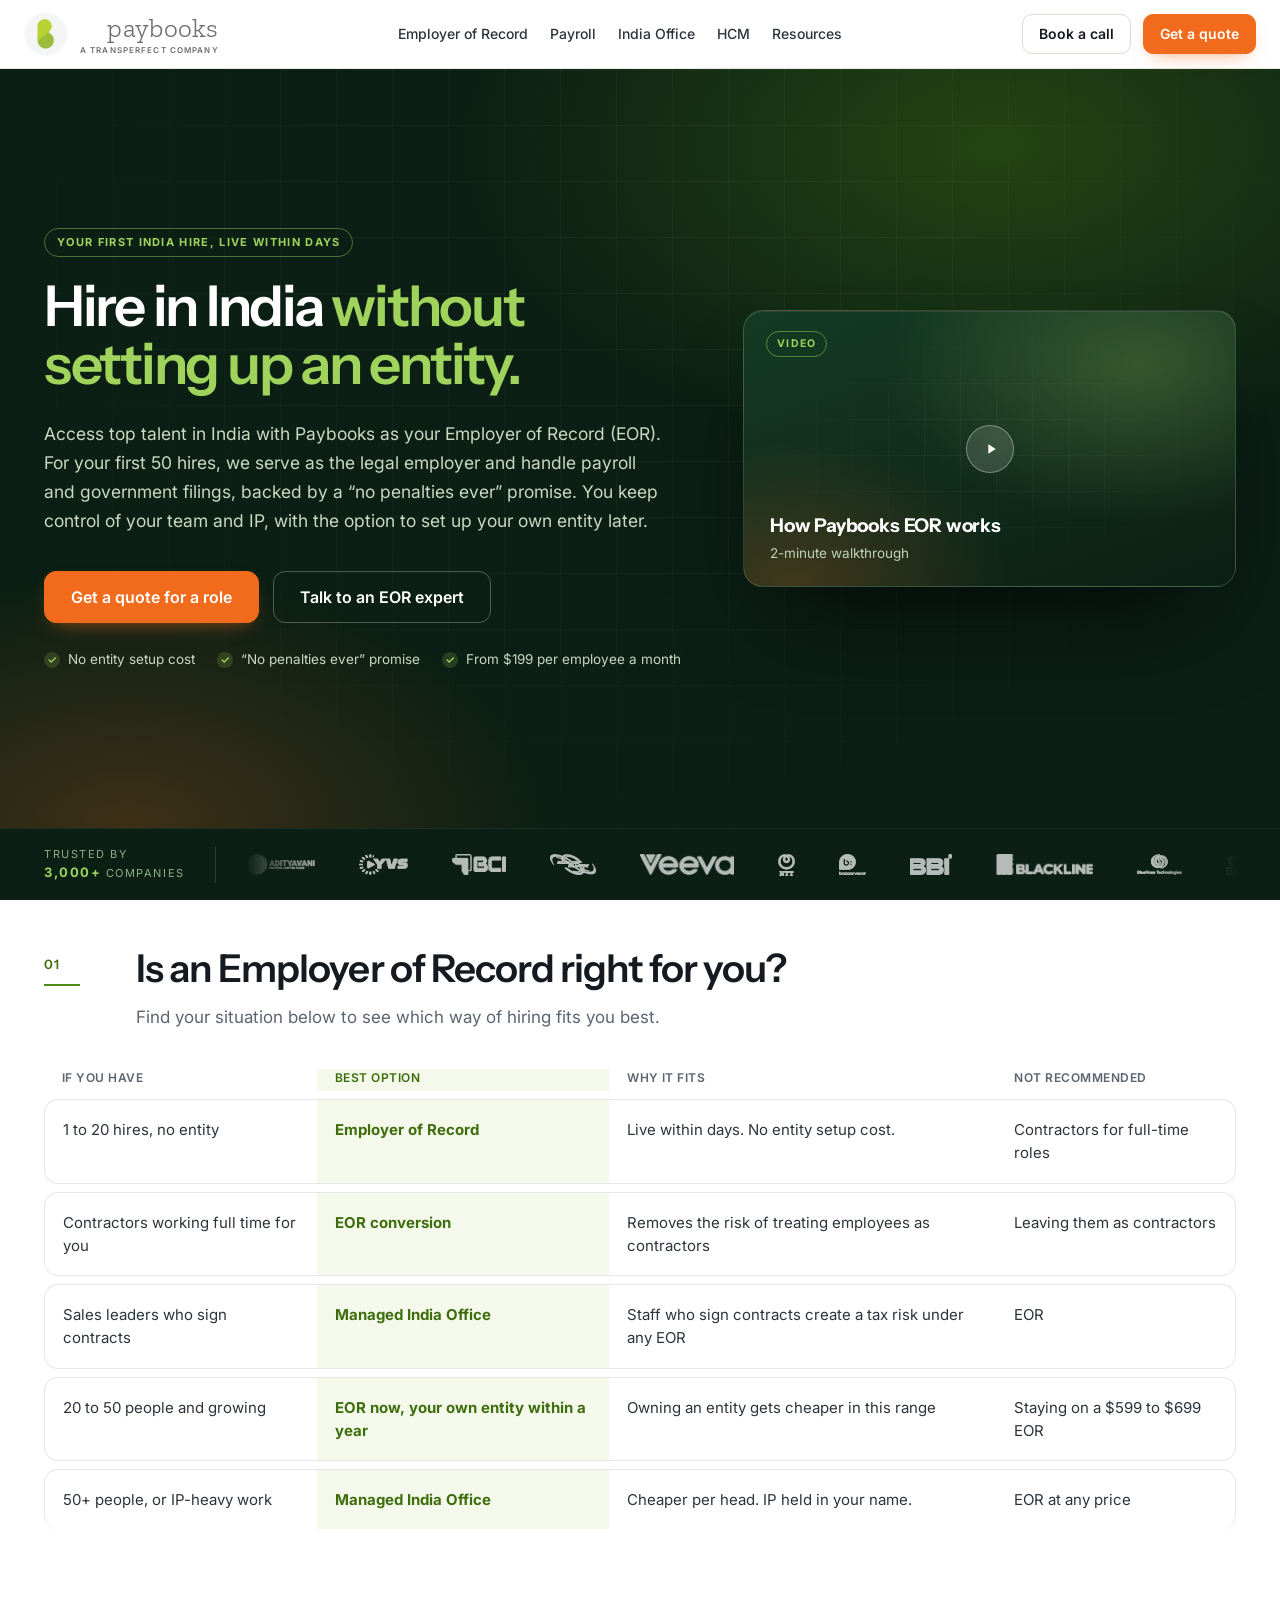
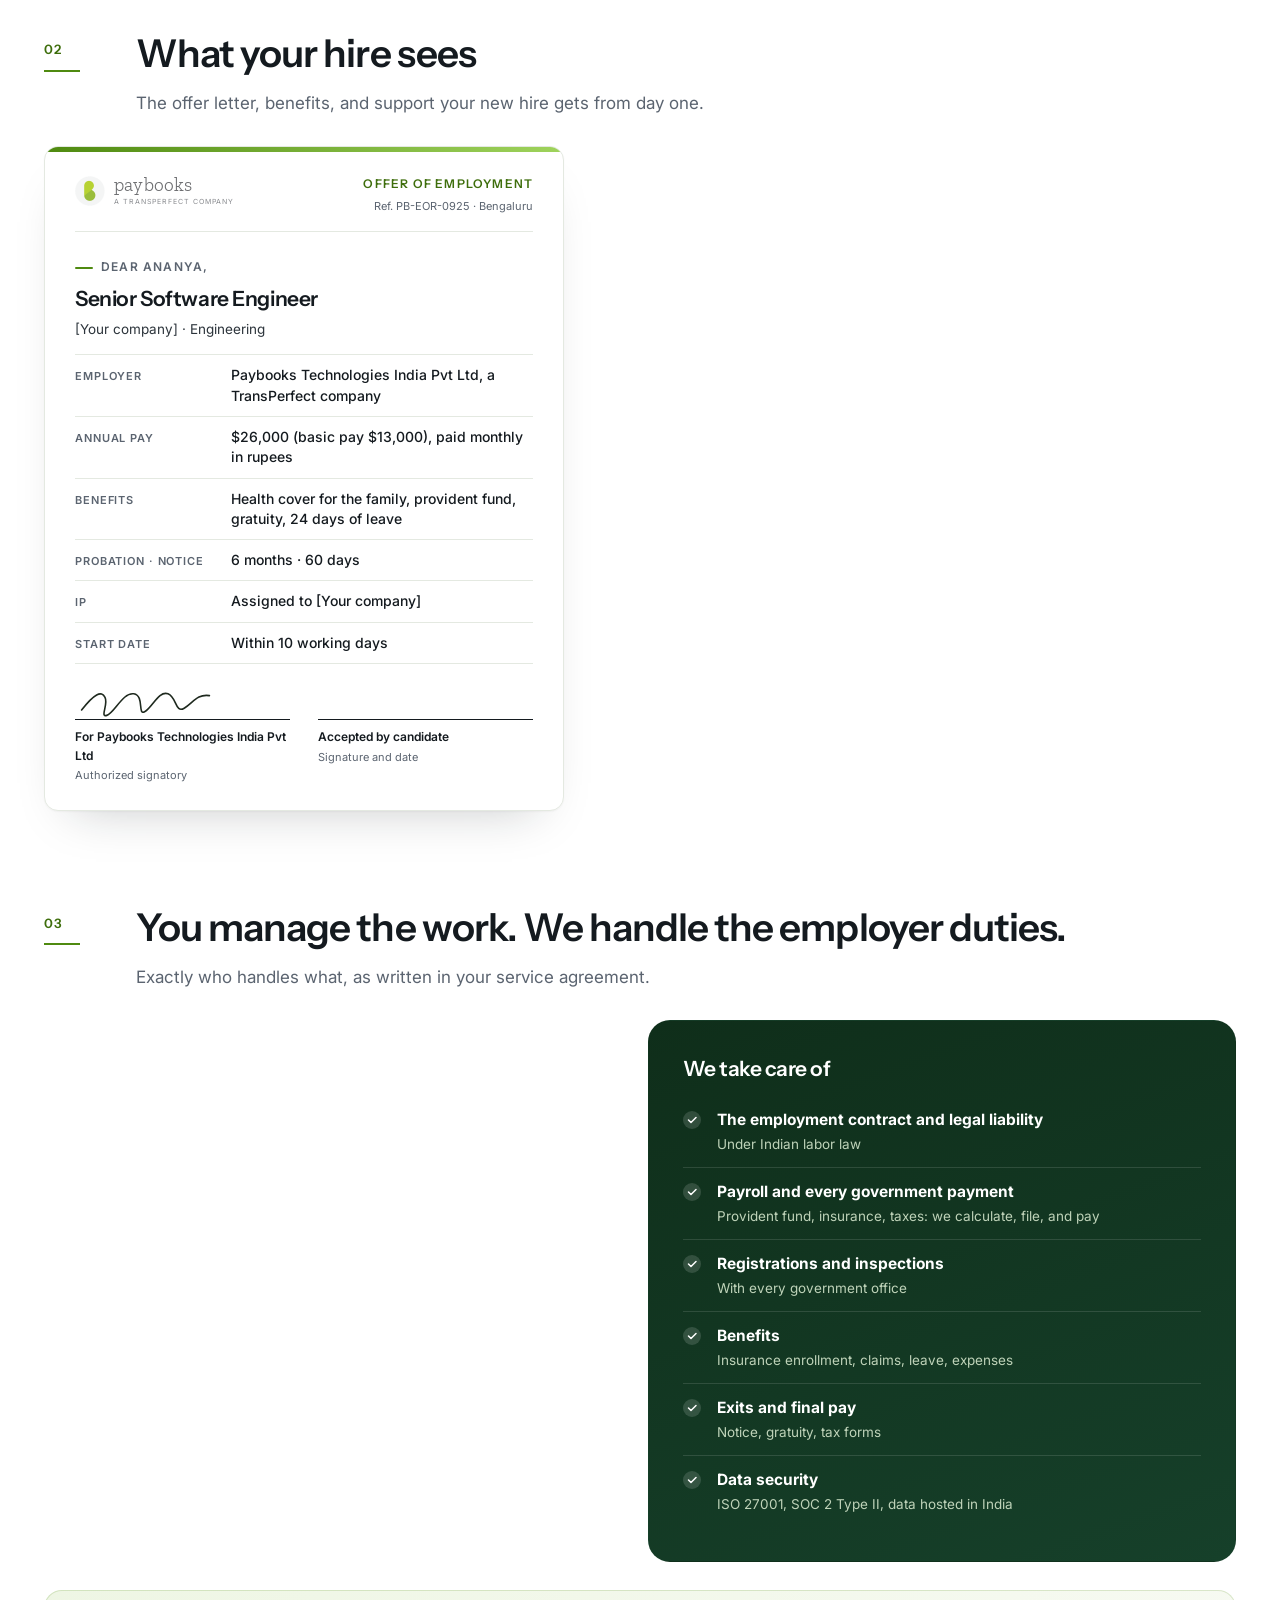
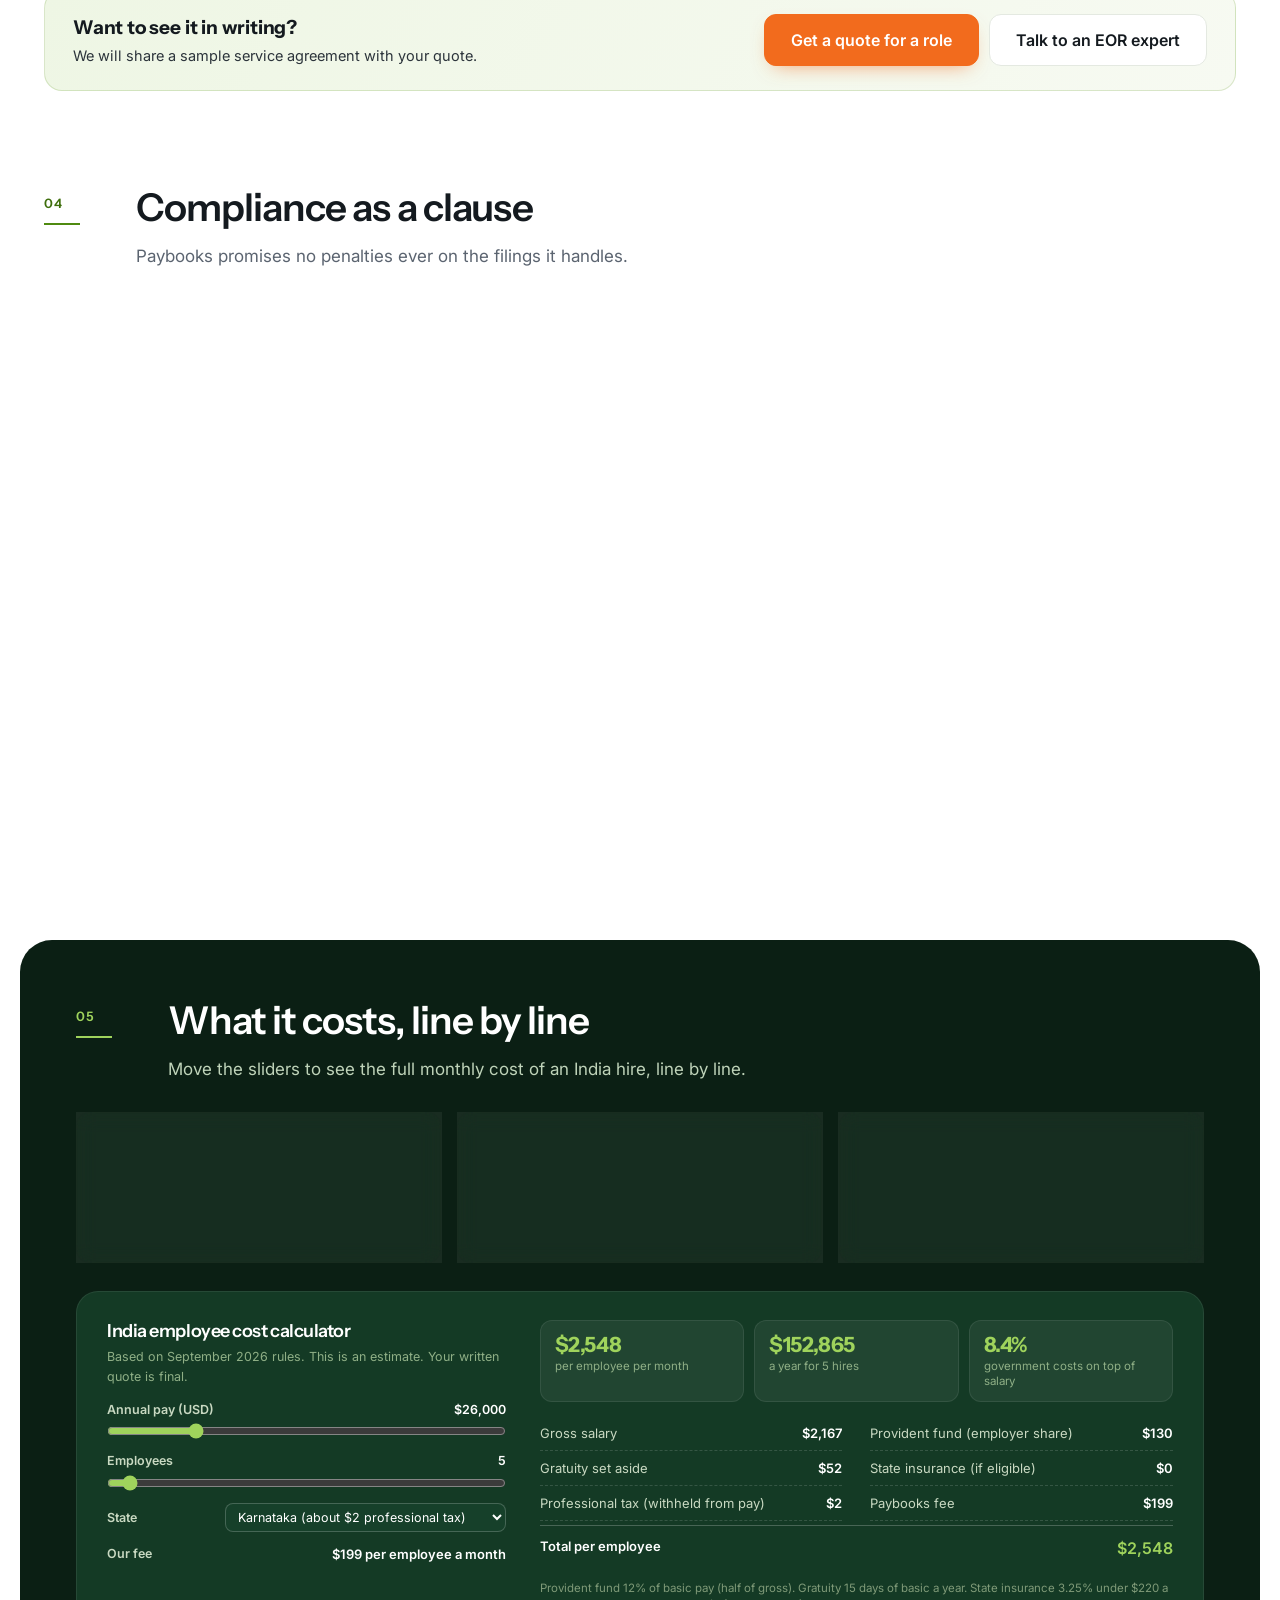
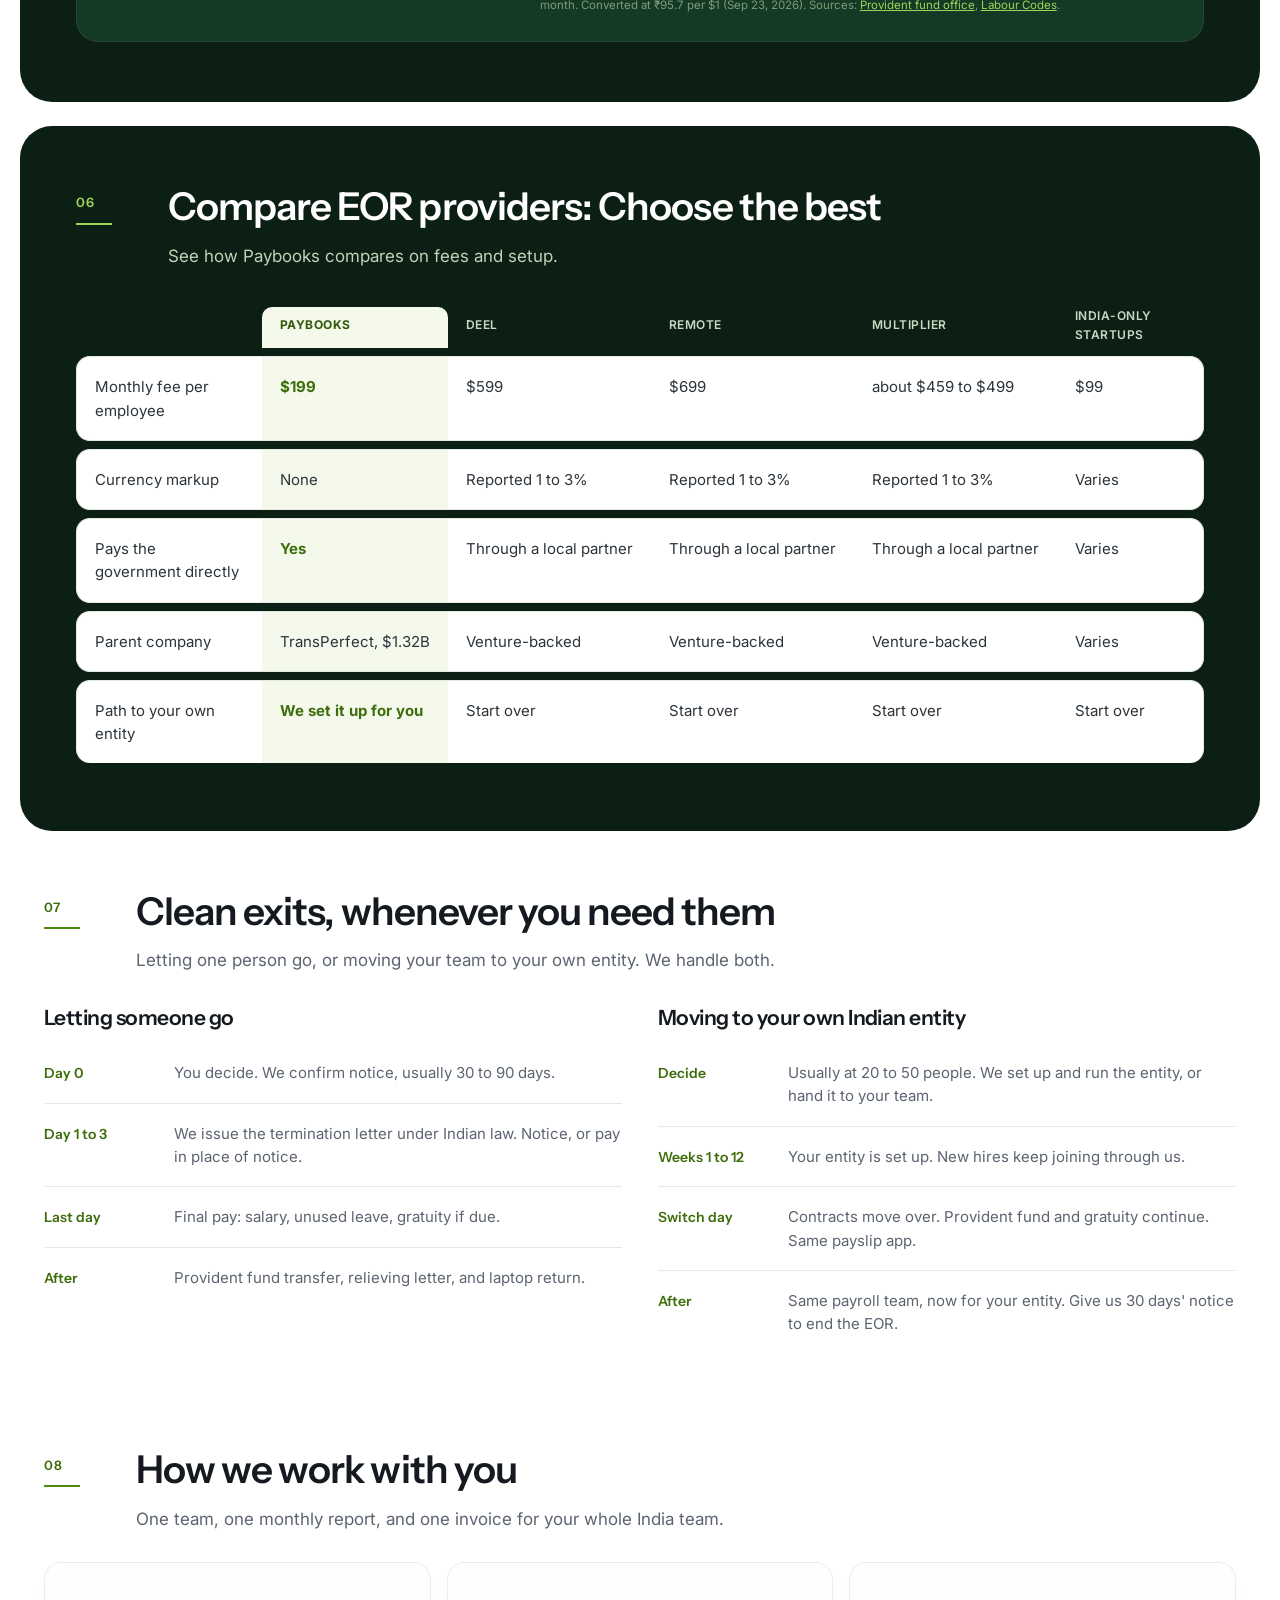
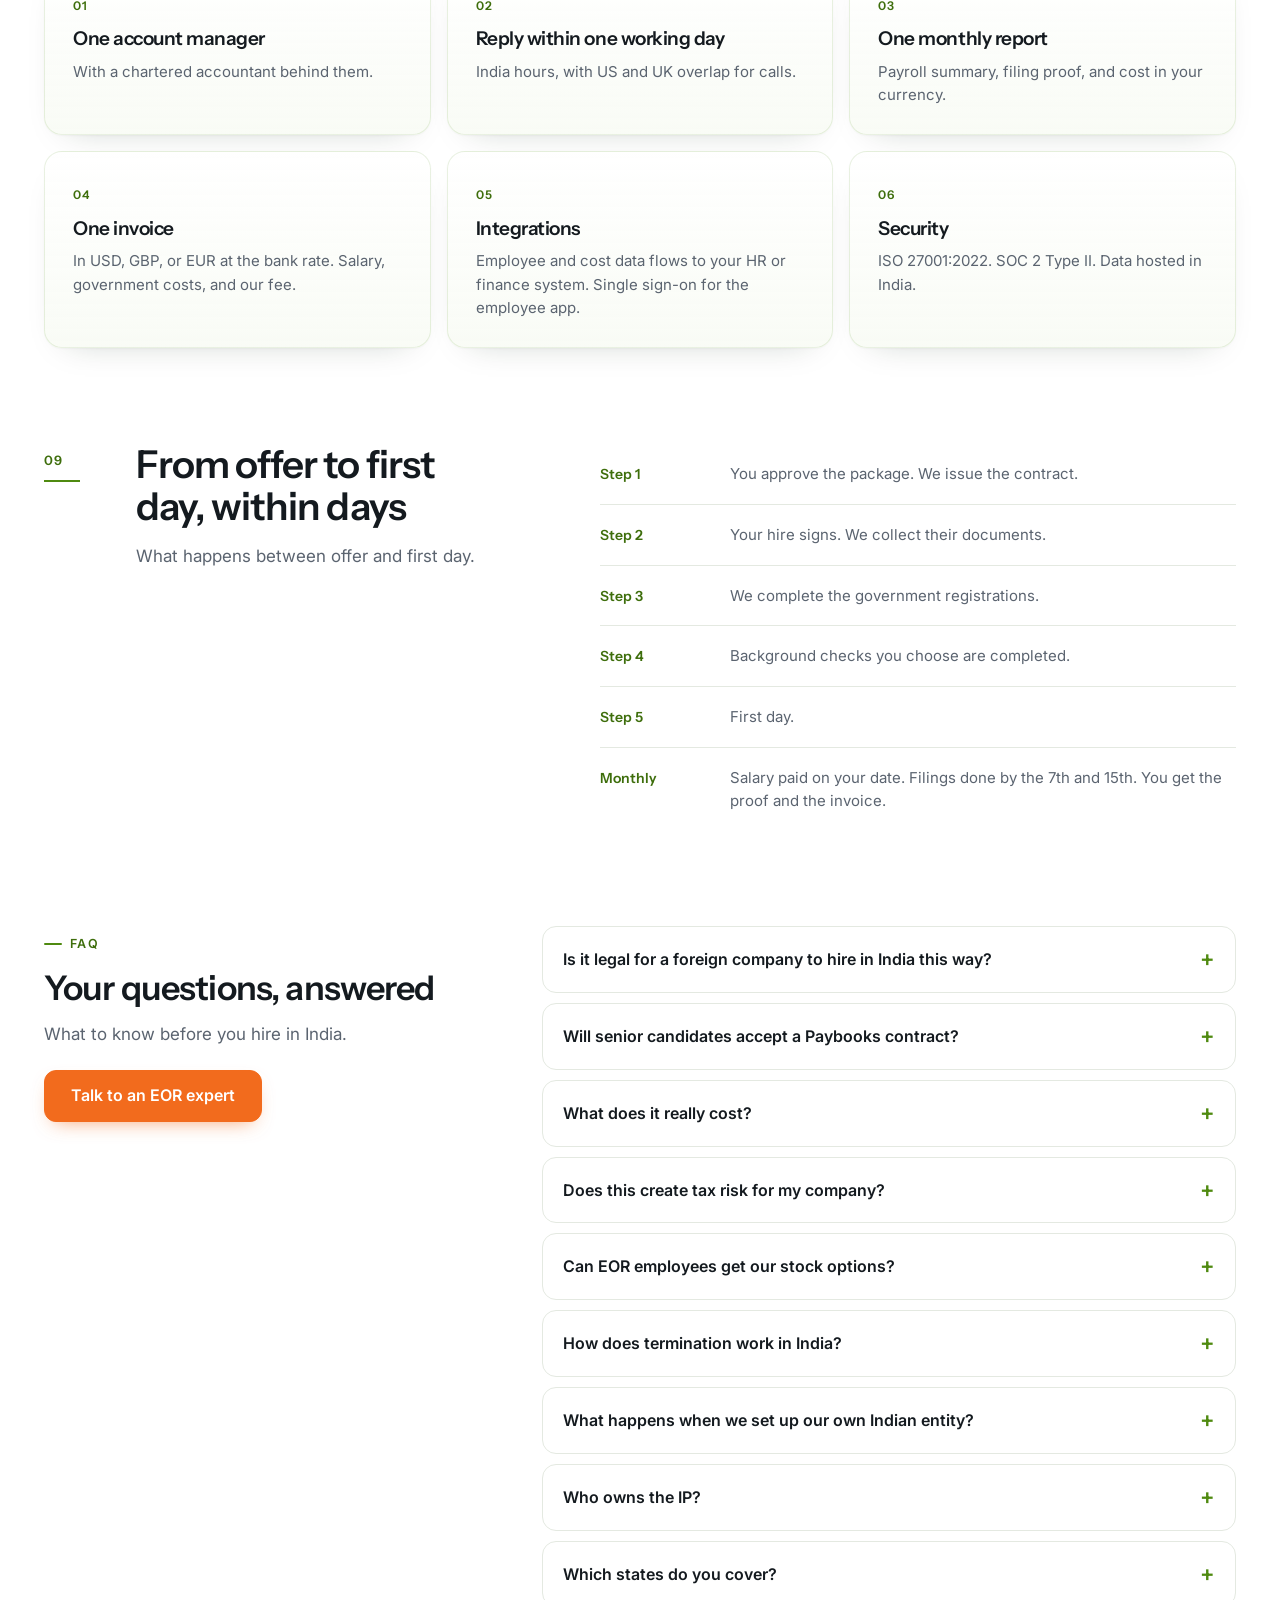
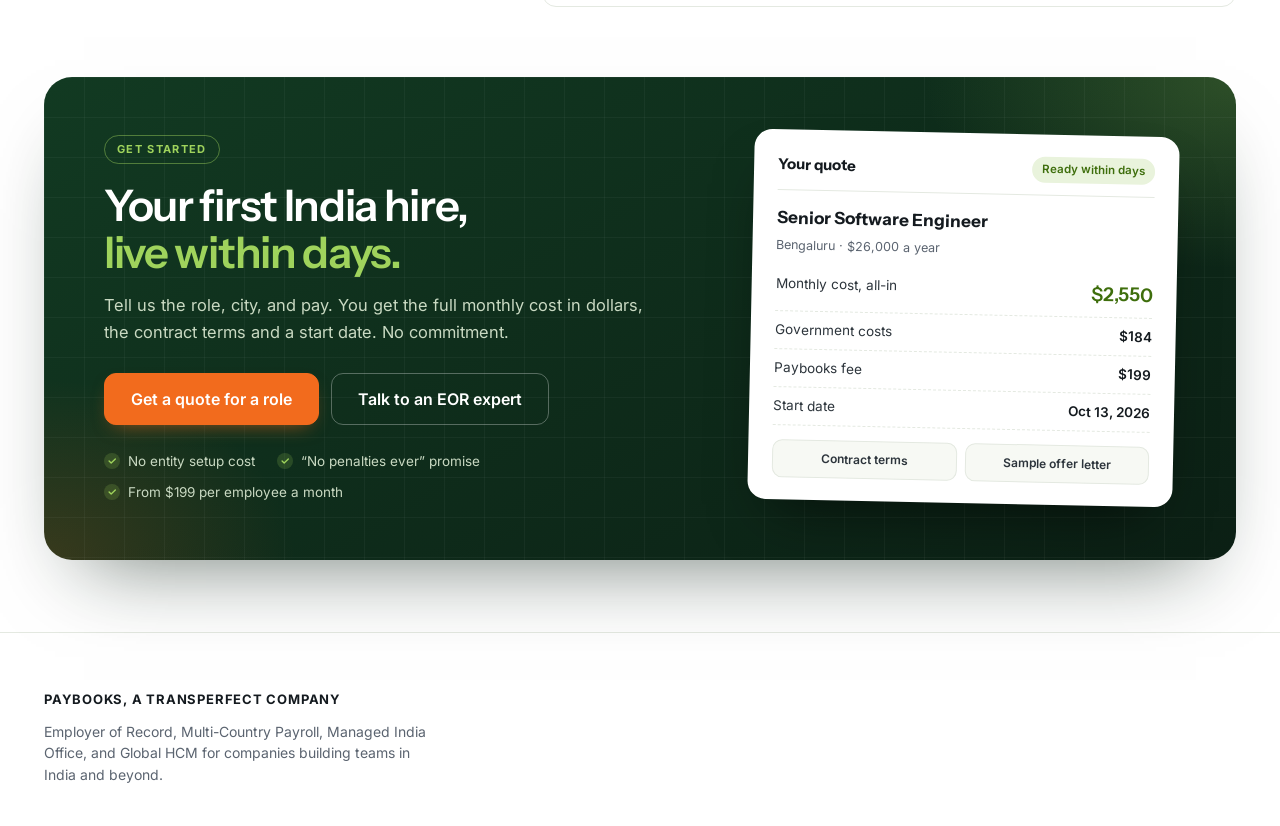
<file: design-options/lp-india-v1/index.html>
<!DOCTYPE html><html lang="en"><head><meta charset="utf-8"><meta name="viewport" content="width=device-width,initial-scale=1"><title>[Earlier version, India LP] Employer of Record India | Hire in India Without Setting Up an Entity | Paybooks, a TransPerfect company</title><meta name="description" content="Hire in India without setting up a company. Paybooks becomes the legal employer, runs payroll and every government filing, and promises no penalties ever. From $199 per employee per month. Start within days."><link rel="canonical" href="https://www.paybooks.in/employer-of-record-india/"><meta name="robots" content="noindex,nofollow"><link rel="preconnect" href="https://fonts.googleapis.com"><link href="https://fonts.googleapis.com/css2?family=Instrument+Sans:wght@500;600;700&family=Inter:wght@400;500;600;700&family=Zilla+Slab:wght@300;400&display=swap" rel="stylesheet"><link rel="stylesheet" href="../../assets/pb.css"><script type="application/ld+json">{"@context": "https://schema.org", "@type": "Organization", "name": "Paybooks, a TransPerfect company", "url": "https://www.paybooks.in/", "parentOrganization": {"@type": "Organization", "name": "TransPerfect", "url": "https://www.transperfect.com/"}}</script><script type="application/ld+json">{"@context": "https://schema.org", "@type": "BreadcrumbList", "itemListElement": [{"@type": "ListItem", "position": 1, "name": "Home", "item": "https://www.paybooks.in/"}, {"@type": "ListItem", "position": 2, "name": "Employer of Record India", "item": "https://www.paybooks.in/employer-of-record-india/"}]}</script><script type="application/ld+json">{"@context": "https://schema.org", "@type": "FAQPage", "mainEntity": [{"@type": "Question", "name": "Is it legal for a foreign company to hire in India this way?", "acceptedAnswer": {"@type": "Answer", "text": "Yes. Paybooks is an Indian company that employs your staff under Indian law and provides their services to you."}}, {"@type": "Question", "name": "Will senior candidates accept a Paybooks contract?", "acceptedAnswer": {"@type": "Answer", "text": "Yes. Your company, manager, and role are on the letter. Benefits match a good Indian employer. We brief every candidate first."}}, {"@type": "Question", "name": "What does it really cost?", "acceptedAnswer": {"@type": "Answer", "text": "Salary, plus about 8 to 9% in government costs, plus $199. The calculator above shows every line."}}, {"@type": "Question", "name": "Does this create tax risk for my company?", "acceptedAnswer": {"@type": "Answer", "text": "It lowers it. Risk rises only if your India team signs contracts on your behalf. We flag those roles before you hire."}}, {"@type": "Question", "name": "Can EOR employees get our stock options?", "acceptedAnswer": {"@type": "Answer", "text": "Yes, through a grant letter from your company."}}, {"@type": "Question", "name": "How does termination work in India?", "acceptedAnswer": {"@type": "Answer", "text": "Notice is usually 30 to 90 days, or pay in place of notice. Gratuity is due after one year. We handle the process and the final pay."}}, {"@type": "Question", "name": "What happens when we set up our own Indian entity?", "acceptedAnswer": {"@type": "Answer", "text": "We set it up and run it if you want. Contracts move over. Provident fund and gratuity continue."}}, {"@type": "Question", "name": "Who owns the IP?", "acceptedAnswer": {"@type": "Answer", "text": "You do. It is assigned to you in the contracts."}}, {"@type": "Question", "name": "Which states do you cover?", "acceptedAnswer": {"@type": "Answer", "text": "All of India."}}]}</script></head><body class="" id="top"><header class="hdr"><div class="wrap"><a class="brand" href="#top"><img src="../../assets/mark.png" alt="Paybooks" width="44" height="44"><span class="wm"><b>paybooks</b><small>A TransPerfect company</small></span></a><nav class="nav"><a>Employer of Record</a><a>Payroll</a><a>India Office</a><a>HCM</a><a>Resources</a></nav><div class="btns"><a class="btn ghost" href="#faq">Book a call</a><a class="btn" href="#faq">Get a quote</a></div></div></header><main><section class="hero v2"><div class="wrap"><div class="grid"><div><span class="cta2-tag hero-tag">Your first India hire, live within days</span><h1>Hire in India <em>without setting up an entity.</em></h1><p class="sub">Access top talent in India with Paybooks as your Employer of Record (EOR). For your first 50 hires, we serve as the legal employer and handle payroll and government filings, backed by a “no penalties ever” promise. You keep control of your team and IP, with the option to set up your own entity later.</p><div class="btns"><a class="btn" href="#faq">Get a quote for a role</a><a class="btn ghost" href="#faq">Talk to an EOR expert</a></div><ul class="cta2-ticks hero-ticks"><li>No entity setup cost</li><li>“No penalties ever” promise</li><li>From $199 per employee a month</li></ul></div><div class="vidhold" role="img" aria-label="Video placeholder"><div class="vh-frame"><span class="vh-mini"><svg width="16" height="16" viewBox="0 0 24 24" fill="#fff"><path d="M8 5v14l11-7z"/></svg></span><span class="vh-cap"><b>How Paybooks EOR works</b><small>2-minute walkthrough</small></span><span class="vh-tag">Video</span></div></div></div></div></section><div class="trust"><div class="wrap tr-sp tr-j"><p class="tr-lab">Trusted by<br><b>3,000+</b> companies</p><i class="tr-dv"></i><div class="tr-mq" aria-label="Paybooks clients"><div class="tr-track"><span class="gchip"><img src="../../assets/logos-t/l01.png" alt="Paybooks client logo"></span><span class="gchip"><img src="../../assets/logos-t/l03.png" alt="Paybooks client logo"></span><span class="gchip"><img src="../../assets/logos-t/l04.png" alt="Paybooks client logo"></span><span class="gchip"><img src="../../assets/logos-t/l05.png" alt="Paybooks client logo"></span><span class="gchip"><img src="../../assets/logos-t/l06.png" alt="Paybooks client logo"></span><span class="gchip"><img src="../../assets/logos-t/l07.png" alt="Paybooks client logo"></span><span class="gchip"><img src="../../assets/logos-t/l08.png" alt="Paybooks client logo"></span><span class="gchip"><img src="../../assets/logos-t/l09.png" alt="Paybooks client logo"></span><span class="gchip"><img src="../../assets/logos-t/l10.png" alt="Paybooks client logo"></span><span class="gchip"><img src="../../assets/logos-t/l11.png" alt="Paybooks client logo"></span><span class="gchip"><img src="../../assets/logos-t/l12.png" alt="Paybooks client logo"></span><span class="gchip"><img src="../../assets/logos-t/l13.png" alt="Paybooks client logo"></span><span class="gchip"><img src="../../assets/logos-t/l14.png" alt="Paybooks client logo"></span><span class="gchip"><img src="../../assets/logos-t/l15.png" alt="Paybooks client logo"></span><span class="gchip"><img src="../../assets/logos-t/l16.png" alt="Paybooks client logo"></span><span class="gchip"><img src="../../assets/logos-t/l17.png" alt="Paybooks client logo"></span><span class="gchip"><img src="../../assets/logos-t/l18.png" alt="Paybooks client logo"></span><span class="gchip"><img src="../../assets/logos-t/l19.png" alt="Paybooks client logo"></span><span class="gchip"><img src="../../assets/logos-t/l20.png" alt="Paybooks client logo"></span><span class="gchip"><img src="../../assets/logos-t/l21.png" alt="Paybooks client logo"></span><span class="gchip"><img src="../../assets/logos-t/l22.png" alt="Paybooks client logo"></span><span class="gchip"><img src="../../assets/logos-t/l23.png" alt="Paybooks client logo"></span><span class="gchip"><img src="../../assets/logos-t/l01.png" alt="Paybooks client logo"></span><span class="gchip"><img src="../../assets/logos-t/l03.png" alt="Paybooks client logo"></span><span class="gchip"><img src="../../assets/logos-t/l04.png" alt="Paybooks client logo"></span><span class="gchip"><img src="../../assets/logos-t/l05.png" alt="Paybooks client logo"></span><span class="gchip"><img src="../../assets/logos-t/l06.png" alt="Paybooks client logo"></span><span class="gchip"><img src="../../assets/logos-t/l07.png" alt="Paybooks client logo"></span><span class="gchip"><img src="../../assets/logos-t/l08.png" alt="Paybooks client logo"></span><span class="gchip"><img src="../../assets/logos-t/l09.png" alt="Paybooks client logo"></span><span class="gchip"><img src="../../assets/logos-t/l10.png" alt="Paybooks client logo"></span><span class="gchip"><img src="../../assets/logos-t/l11.png" alt="Paybooks client logo"></span><span class="gchip"><img src="../../assets/logos-t/l12.png" alt="Paybooks client logo"></span><span class="gchip"><img src="../../assets/logos-t/l13.png" alt="Paybooks client logo"></span><span class="gchip"><img src="../../assets/logos-t/l14.png" alt="Paybooks client logo"></span><span class="gchip"><img src="../../assets/logos-t/l15.png" alt="Paybooks client logo"></span><span class="gchip"><img src="../../assets/logos-t/l16.png" alt="Paybooks client logo"></span><span class="gchip"><img src="../../assets/logos-t/l17.png" alt="Paybooks client logo"></span><span class="gchip"><img src="../../assets/logos-t/l18.png" alt="Paybooks client logo"></span><span class="gchip"><img src="../../assets/logos-t/l19.png" alt="Paybooks client logo"></span><span class="gchip"><img src="../../assets/logos-t/l20.png" alt="Paybooks client logo"></span><span class="gchip"><img src="../../assets/logos-t/l21.png" alt="Paybooks client logo"></span><span class="gchip"><img src="../../assets/logos-t/l22.png" alt="Paybooks client logo"></span><span class="gchip"><img src="../../assets/logos-t/l23.png" alt="Paybooks client logo"></span></div></div></div></div><section class="sec" id="fit"><div class="wrap"><div class="head rv"><span class="num">01</span><div><span class="eyebrow">Start here</span><h2>Is an Employer of Record right for you?</h2><p>Find your situation below to see which way of hiring fits you best.</p></div></div><div class="t-wrap"><table class="tbl"><thead><tr><th>If you have</th><th class=hl>Best option</th><th>Why it fits</th><th>Not recommended</th></tr></thead><tbody><tr><td>1 to 20 hires, no entity</td><td class=hl><b>Employer of Record</b></td><td>Live within days. No entity setup cost.</td><td>Contractors for full-time roles</td></tr><tr><td>Contractors working full time for you</td><td class=hl><b>EOR conversion</b></td><td>Removes the risk of treating employees as contractors</td><td>Leaving them as contractors</td></tr><tr><td>Sales leaders who sign contracts</td><td class=hl><b>Managed India Office</b></td><td>Staff who sign contracts create a tax risk under any EOR</td><td>EOR</td></tr><tr><td>20 to 50 people and growing</td><td class=hl><b>EOR now, your own entity within a year</b></td><td>Owning an entity gets cheaper in this range</td><td>Staying on a $599 to $699 EOR</td></tr><tr><td>50+ people, or IP-heavy work</td><td class=hl><b>Managed India Office</b></td><td>Cheaper per head. IP held in your name.</td><td>EOR at any price</td></tr></tbody></table></div></div></section><section class="sec alt" id="experience"><div class="wrap"><div class="head rv"><span class="num">02</span><div><h2>What your hire sees</h2><p>The offer letter, benefits, and support your new hire gets from day one.</p></div></div><div class="split"><div class="sticky"><div class="letter"><div class="lt-head"><span class="lt-brand"><img src="../../assets/mark.png" alt="" width="30" height="30"><span><b>paybooks</b><small>A TransPerfect company</small></span></span><span class="lt-kind">Offer of employment<small>Ref. PB-EOR-0925 · Bengaluru</small></span></div><div class="lt-title"><span class="eyebrow">Dear Ananya,</span><h5>Senior Software Engineer</h5><p>[Your company] · Engineering</p></div><dl class="lt-fields"><div><dt>Employer</dt><dd>Paybooks Technologies India Pvt Ltd, a TransPerfect company</dd></div><div><dt>Annual pay</dt><dd>$26,000 (basic pay $13,000), paid monthly in rupees</dd></div><div><dt>Benefits</dt><dd>Health cover for the family, provident fund, gratuity, 24 days of leave</dd></div><div><dt>Probation · Notice</dt><dd>6 months · 60 days</dd></div><div><dt>IP</dt><dd>Assigned to [Your company]</dd></div><div><dt>Start date</dt><dd>Within 10 working days</dd></div></dl><div class="lt-sign"><div><i></i><b>For Paybooks Technologies India Pvt Ltd</b><small>Authorized signatory</small></div><div><i class="empty"></i><b>Accepted by candidate</b><small>Signature and date</small></div></div></div></div><ul class="cards" style="grid-template-columns:1fr 1fr"><li class="card"><div class="ic"><svg viewBox="0 0 24 24" fill="none" stroke="currentColor" stroke-width="2" stroke-linecap="round" stroke-linejoin="round"><path d="M5 12l5 5L20 7"/></svg></div><h3>Your name on the letter</h3><p>Paybooks is the employer. Your company, manager, and role are on page one.</p></li><li class="card"><div class="ic"><svg viewBox="0 0 24 24" fill="none" stroke="currentColor" stroke-width="2" stroke-linecap="round" stroke-linejoin="round"><path d="M5 12l5 5L20 7"/></svg></div><h3>Real benefits from day one</h3><p>Health insurance, provident fund, gratuity, and paid leave. Payslips and tax forms in one app.</p></li><li class="card"><div class="ic"><svg viewBox="0 0 24 24" fill="none" stroke="currentColor" stroke-width="2" stroke-linecap="round" stroke-linejoin="round"><path d="M5 12l5 5L20 7"/></svg></div><h3>Ready on day one</h3><p>Laptop shipped before the start date. A welcome call with you and our HR team.</p></li><li class="card"><div class="ic"><svg viewBox="0 0 24 24" fill="none" stroke="currentColor" stroke-width="2" stroke-linecap="round" stroke-linejoin="round"><path d="M5 12l5 5L20 7"/></svg></div><h3>Stock options and raises</h3><p>Your equity plan can cover them. Raises and bonuses go through in the next payroll, no fee.</p></li><li class="card"><div class="ic"><svg viewBox="0 0 24 24" fill="none" stroke="currentColor" stroke-width="2" stroke-linecap="round" stroke-linejoin="round"><path d="M5 12l5 5L20 7"/></svg></div><h3>Their LinkedIn profile</h3><p>They list your company as their employer. We explain how Paybooks shows up before the offer.</p></li><li class="card"><div class="ic"><svg viewBox="0 0 24 24" fill="none" stroke="currentColor" stroke-width="2" stroke-linecap="round" stroke-linejoin="round"><path d="M5 12l5 5L20 7"/></svg></div><h3>Help in their time zone</h3><p>Our Bengaluru HR desk answers their payslip, insurance, and leave questions.</p></li></ul></div></div></section><section class="sec" id="control"><div class="wrap"><div class="head rv"><span class="num">03</span><div><span class="eyebrow">Who does what</span><h2>You manage the work. We handle the employer duties.</h2><p>Exactly who handles what, as written in your service agreement.</p></div></div><div class="raci"><div class="col you"><h3>You decide</h3><ul><li><div><b>Who to hire and what to pay</b><span>We quote the full monthly cost first</span></div></li><li><div><b>Day-to-day work, reviews, promotions</b><span>Managers are yours</span></div></li><li><div><b>Work hours, leave, and remote rules</b><span>Your policies apply</span></div></li><li><div><b>Raises, bonuses, equity</b><span>Processed next payroll, no fee</span></div></li><li><div><b>When to part ways</b><span>We handle it under Indian law</span></div></li><li><div><b>When to own your entity</b><span>We set it up. Nothing restarts.</span></div></li></ul></div><div class="col us"><h3>We take care of</h3><ul><li><div><b>The employment contract and legal liability</b><span>Under Indian labor law</span></div></li><li><div><b>Payroll and every government payment</b><span>Provident fund, insurance, taxes: we calculate, file, and pay</span></div></li><li><div><b>Registrations and inspections</b><span>With every government office</span></div></li><li><div><b>Benefits</b><span>Insurance enrollment, claims, leave, expenses</span></div></li><li><div><b>Exits and final pay</b><span>Notice, gratuity, tax forms</span></div></li><li><div><b>Data security</b><span>ISO 27001, SOC 2 Type II, data hosted in India</span></div></li></ul></div></div><div class="midcta"><div><b>Want to see it in writing?</b><span>We will share a sample service agreement with your quote.</span></div><div class="btns"><a class="btn" href="#faq">Get a quote for a role</a><a class="btn ghost" href="#faq">Talk to an EOR expert</a></div></div></div></section><section class="sec alt" id="compliance"><div class="wrap"><div class="head rv"><span class="num">04</span><div><span class="eyebrow">No penalties</span><h2>Compliance as a clause</h2><p>Paybooks promises no penalties ever on the filings it handles.</p></div></div><div class="clause"><b>No penalties ever.</b> That is Paybooks’ published promise for the filings and payments it handles for your employees. The exact terms go in your service agreement.</div><ul class="cards three" style="margin-top:24px"><li class="card"><div class="ic"><svg viewBox="0 0 24 24" fill="none" stroke="currentColor" stroke-width="2" stroke-linecap="round" stroke-linejoin="round"><path d="M5 12l5 5L20 7"/></svg></div><h3>Every payroll law, covered</h3><p>Provident fund, state insurance, professional tax, income tax withholding, labor welfare fund, gratuity, and the Labour Codes. In every state your people work in.</p></li><li class="card"><div class="ic"><svg viewBox="0 0 24 24" fill="none" stroke="currentColor" stroke-width="2" stroke-linecap="round" stroke-linejoin="round"><path d="M5 12l5 5L20 7"/></svg></div><h3>Filed on time, by chartered accountants</h3><p>A named chartered accountant on your account owns every deadline. Deductions follow the latest rules.</p></li><li class="card"><div class="ic"><svg viewBox="0 0 24 24" fill="none" stroke="currentColor" stroke-width="2" stroke-linecap="round" stroke-linejoin="round"><path d="M5 12l5 5L20 7"/></svg></div><h3>We pay the government directly</h3><p>You never receive a tax bill to pay. No gap for a penalty to grow in.</p></li><li class="card"><div class="ic"><svg viewBox="0 0 24 24" fill="none" stroke="currentColor" stroke-width="2" stroke-linecap="round" stroke-linejoin="round"><path d="M5 12l5 5L20 7"/></svg></div><h3>Monthly proof</h3><p>What was filed, when, with receipt numbers. Your auditor can use it.</p></li><li class="card"><div class="ic"><svg viewBox="0 0 24 24" fill="none" stroke="currentColor" stroke-width="2" stroke-linecap="round" stroke-linejoin="round"><path d="M5 12l5 5L20 7"/></svg></div><h3>Registrations, inspections, advice</h3><p>We register you with the provident fund, insurance, tax, and labor departments, represent you in inspections, and advise on pay structure.</p></li><li class="card"><div class="ic"><svg viewBox="0 0 24 24" fill="none" stroke="currentColor" stroke-width="2" stroke-linecap="round" stroke-linejoin="round"><path d="M5 12l5 5L20 7"/></svg></div><h3>Tax risk and IP</h3><p>We flag roles that create tax risk before you hire. IP is assigned to you.</p></li></ul></div></section><section class="sec" id="cost"><div class="wrap"><div class="head rv"><span class="num">05</span><div><span class="eyebrow">Cost</span><h2>What it costs, line by line</h2><p>Move the sliders to see the full monthly cost of an India hire, line by line.</p></div></div><ul class="cparts"><li><span class="cp-n">1</span><div><b>Salary</b><p>The pay you agree with your hire, set in dollars. We pay it in rupees on your payroll date.</p></div></li><li><span class="cp-n">2</span><div><b>Government costs</b><p>Provident fund, gratuity and state insurance. Set by law, about 8 to 9% of salary for most roles, and the same with any provider.</p></div></li><li><span class="cp-n">3</span><div><b>Our fee</b><p>From $199 per employee a month, plus a one-time $50 onboarding fee.</p></div></li></ul><div class="calc calc2"><div class="calc-in"><h3>India employee cost calculator</h3><p class="calc-note">Based on September 2026 rules. This is an estimate. Your written quote is final.</p><label>Annual pay (USD) <span id="ctcv"></span></label><input id="ctc" type="range" min="6000" max="100000" step="500" value="26000"><label>Employees <span id="nv"></span></label><input id="n" type="range" min="1" max="100" step="1" value="5"><div class="calc-row"><label>State</label><select id="st"><option value="200">Karnataka (about $2 professional tax)</option><option value="200">Maharashtra (about $2 professional tax)</option><option value="0">Delhi / Haryana (no professional tax)</option><option value="200">Telangana (about $2 professional tax)</option><option value="208">Tamil Nadu (about $2 professional tax)</option></select></div><div class="calc-row"><label>Our fee</label><span class="fee-pill">$199 per employee a month</span></div></div><div class="calc-out"><div class="kpis"><div class="kpi"><b id="o_total"></b><span>per employee per month</span></div><div class="kpi"><b id="o_usd"></b><span id="o_usd_l">a year for your team</span></div><div class="kpi"><b id="o_stat"></b><span>government costs on top of salary</span></div></div><ul class="lines" id="o_rows"></ul><p class="fine">Provident fund 12% of basic pay (half of gross). Gratuity 15 days of basic a year. State insurance 3.25% under $220 a month. Converted at ₹95.7 per $1 (Sep 23, 2026). Sources: <a href="https://mercans.com/glossary/employees-provident-fund-epf-contribution/" rel="nofollow">Provident fund office</a>, <a href="https://payroll.org/news-resources/news/news-detail/2025/12/17/india-s-new-labour-codes-are-in-force-payroll-teams-must-act" rel="nofollow">Labour Codes</a>.</p></div></div><script>(function(){var fx=95.7,fee=199;var ctc=document.getElementById("ctc"),n=document.getElementById("n"),st=document.getElementById("st");var calm=matchMedia("(prefers-reduced-motion: reduce)").matches;function usd(x){return "$"+Math.round(x).toLocaleString("en-US")}function pct(x){return x.toFixed(1)+"%"}function tw(el,to,fmt){if(!el)return;var from=el._v==null?to:el._v;el._v=to;if(calm||from===to){el.textContent=fmt(to);return}var t0=null,d=420;if(el._raf)cancelAnimationFrame(el._raf);if(el._to)clearTimeout(el._to);el._to=setTimeout(function(){cancelAnimationFrame(el._raf);el.textContent=fmt(to)},d+80);function step(ts){if(!t0)t0=ts;var k=Math.min(1,(ts-t0)/d),e=1-Math.pow(1-k,3);el.textContent=fmt(from+(to-from)*e);if(k<1)el._raf=requestAnimationFrame(step)}el._raf=requestAnimationFrame(step)}var labels=["Gross salary","Provident fund (employer share)","Gratuity set aside","State insurance (if eligible)","Professional tax (withheld from pay)","Paybooks fee","Total per employee"];var ul=document.getElementById("o_rows"),cells=labels.map(function(l,i){var li=document.createElement("li");if(i==6)li.className="tot";var sp=document.createElement("span");sp.textContent=l;var b=document.createElement("b");li.appendChild(sp);li.appendChild(b);ul.appendChild(li);return b});function go(){var ua=+ctc.value,g=ua*fx/12,b=g*.5,pf=b*.12,gr=b*15/26/12,esi=g<=21000?g*.0325:0,pt=+st.value,f=fee*fx,tot=g+pf+gr+esi+f,statp=(pf+gr+esi)/g*100;document.getElementById("ctcv").textContent=usd(ua);document.getElementById("nv").textContent=n.value;tw(document.getElementById("o_total"),tot/fx,usd);tw(document.getElementById("o_usd"),tot/fx*12*n.value,usd);document.getElementById("o_usd_l").textContent="a year for "+n.value+(+n.value==1?" hire":" hires");tw(document.getElementById("o_stat"),statp,pct);[g,pf,gr,esi,pt,f,tot].forEach(function(v,i){tw(cells[i],v/fx,usd)})}[ctc,n,st].forEach(function(e){e.addEventListener("input",go)});go()})();</script></div></section><section class="sec alt" id="compare"><div class="wrap"><div class="head rv"><span class="num">06</span><div><span class="eyebrow">Compare</span><h2>Compare EOR providers: Choose the best</h2><p>See how Paybooks compares on fees and setup.</p></div></div><div class="t-wrap"><table class="tbl"><thead><tr><th></th><th class=hl>Paybooks</th><th>Deel</th><th>Remote</th><th>Multiplier</th><th>India-only startups</th></tr></thead><tbody><tr><td>Monthly fee per employee</td><td class=hl><b>$199</b></td><td>$599</td><td>$699</td><td>about $459 to $499</td><td>$99</td></tr><tr><td>Currency markup</td><td class=hl>None</td><td>Reported 1 to 3%</td><td>Reported 1 to 3%</td><td>Reported 1 to 3%</td><td>Varies</td></tr><tr><td>Pays the government directly</td><td class=hl><b>Yes</b></td><td>Through a local partner</td><td>Through a local partner</td><td>Through a local partner</td><td>Varies</td></tr><tr><td>Parent company</td><td class=hl>TransPerfect, $1.32B</td><td>Venture-backed</td><td>Venture-backed</td><td>Venture-backed</td><td>Varies</td></tr><tr><td>Path to your own entity</td><td class=hl><b>We set it up for you</b></td><td>Start over</td><td>Start over</td><td>Start over</td><td>Start over</td></tr></tbody></table></div></div></section><section class="sec" id="exits"><div class="wrap"><div class="head rv"><span class="num">07</span><div><span class="eyebrow">Exits</span><h2>Clean exits, whenever you need them</h2><p>Letting one person go, or moving your team to your own entity. We handle both.</p></div></div><div class="split" style="grid-template-columns:1fr 1fr"><div><h3 style="margin-bottom:12px">Letting someone go</h3><ul class="tl"><li><span class="d">Day 0</span><div><p>You decide. We confirm notice, usually 30 to 90 days.</p></div></li><li><span class="d">Day 1 to 3</span><div><p>We issue the termination letter under Indian law. Notice, or pay in place of notice.</p></div></li><li><span class="d">Last day</span><div><p>Final pay: salary, unused leave, gratuity if due.</p></div></li><li><span class="d">After</span><div><p>Provident fund transfer, relieving letter, and laptop return.</p></div></li></ul></div><div><h3 style="margin-bottom:12px">Moving to your own Indian entity</h3><ul class="tl"><li><span class="d">Decide</span><div><p>Usually at 20 to 50 people. We set up and run the entity, or hand it to your team.</p></div></li><li><span class="d">Weeks 1 to 12</span><div><p>Your entity is set up. New hires keep joining through us.</p></div></li><li><span class="d">Switch day</span><div><p>Contracts move over. Provident fund and gratuity continue. Same payslip app.</p></div></li><li><span class="d">After</span><div><p>Same payroll team, now for your entity. Give us 30 days' notice to end the EOR.</p></div></li></ul></div></div></div></section><section class="sec alt" id="service"><div class="wrap"><div class="head rv"><span class="num">08</span><div><span class="eyebrow">Working with us</span><h2>How we work with you</h2><p>One team, one monthly report, and one invoice for your whole India team.</p></div></div><ul class="cards three"><li class="card"><div class="ic"><svg viewBox="0 0 24 24" fill="none" stroke="currentColor" stroke-width="2" stroke-linecap="round" stroke-linejoin="round"><path d="M5 12l5 5L20 7"/></svg></div><h3>One account manager</h3><p>With a chartered accountant behind them.</p></li><li class="card"><div class="ic"><svg viewBox="0 0 24 24" fill="none" stroke="currentColor" stroke-width="2" stroke-linecap="round" stroke-linejoin="round"><path d="M5 12l5 5L20 7"/></svg></div><h3>Reply within one working day</h3><p>India hours, with US and UK overlap for calls.</p></li><li class="card"><div class="ic"><svg viewBox="0 0 24 24" fill="none" stroke="currentColor" stroke-width="2" stroke-linecap="round" stroke-linejoin="round"><path d="M5 12l5 5L20 7"/></svg></div><h3>One monthly report</h3><p>Payroll summary, filing proof, and cost in your currency.</p></li><li class="card"><div class="ic"><svg viewBox="0 0 24 24" fill="none" stroke="currentColor" stroke-width="2" stroke-linecap="round" stroke-linejoin="round"><path d="M5 12l5 5L20 7"/></svg></div><h3>One invoice</h3><p>In USD, GBP, or EUR at the bank rate. Salary, government costs, and our fee.</p></li><li class="card"><div class="ic"><svg viewBox="0 0 24 24" fill="none" stroke="currentColor" stroke-width="2" stroke-linecap="round" stroke-linejoin="round"><path d="M5 12l5 5L20 7"/></svg></div><h3>Integrations</h3><p>Employee and cost data flows to your HR or finance system. Single sign-on for the employee app.</p></li><li class="card"><div class="ic"><svg viewBox="0 0 24 24" fill="none" stroke="currentColor" stroke-width="2" stroke-linecap="round" stroke-linejoin="round"><path d="M5 12l5 5L20 7"/></svg></div><h3>Security</h3><p>ISO 27001:2022. SOC 2 Type II. Data hosted in India.</p></li></ul></div></section><section class="sec tight" id="timeline"><div class="wrap"><div class="split"><div class="head rv"><span class="num">09</span><div><span class="eyebrow">Timeline</span><h2>From offer to first day, within days</h2><p>What happens between offer and first day.</p></div></div><ul class="tl"><li><span class="d">Step 1</span><div><p>You approve the package. We issue the contract.</p></div></li><li><span class="d">Step 2</span><div><p>Your hire signs. We collect their documents.</p></div></li><li><span class="d">Step 3</span><div><p>We complete the government registrations.</p></div></li><li><span class="d">Step 4</span><div><p>Background checks you choose are completed.</p></div></li><li><span class="d">Step 5</span><div><p>First day.</p></div></li><li><span class="d">Monthly</span><div><p>Salary paid on your date. Filings done by the 7th and 15th. You get the proof and the invoice.</p></div></li></ul></div></div></section><section class="sec alt" id="faq"><div class="wrap"><div class="faq"><div class="sticky"><span class="eyebrow">FAQ</span><h2>Your questions, answered</h2><p style="color:var(--muted);margin:14px 0 22px">What to know before you hire in India.</p><a class="btn" href="#faq">Talk to an EOR expert</a></div><div><details><summary>Is it legal for a foreign company to hire in India this way?</summary><p>Yes. Paybooks is an Indian company that employs your staff under Indian law and provides their services to you.</p></details><details><summary>Will senior candidates accept a Paybooks contract?</summary><p>Yes. Your company, manager, and role are on the letter. Benefits match a good Indian employer. We brief every candidate first.</p></details><details><summary>What does it really cost?</summary><p>Salary, plus about 8 to 9% in government costs, plus $199. The calculator above shows every line.</p></details><details><summary>Does this create tax risk for my company?</summary><p>It lowers it. Risk rises only if your India team signs contracts on your behalf. We flag those roles before you hire.</p></details><details><summary>Can EOR employees get our stock options?</summary><p>Yes, through a grant letter from your company.</p></details><details><summary>How does termination work in India?</summary><p>Notice is usually 30 to 90 days, or pay in place of notice. Gratuity is due after one year. We handle the process and the final pay.</p></details><details><summary>What happens when we set up our own Indian entity?</summary><p>We set it up and run it if you want. Contracts move over. Provident fund and gratuity continue.</p></details><details><summary>Who owns the IP?</summary><p>You do. It is assigned to you in the contracts.</p></details><details><summary>Which states do you cover?</summary><p>All of India.</p></details></div></div></div></section><section class="cta2"><div class="wrap"><div class="cta2-card"><div class="cta2-copy"><span class="cta2-tag">Get started</span><h2>Your first India hire, <em>live within days.</em></h2><p>Tell us the role, city, and pay. You get the full monthly cost in dollars, the contract terms and a start date. No commitment.</p><div class="btns"><a class="btn" href="#faq">Get a quote for a role</a><a class="btn ghost" href="#faq">Talk to an EOR expert</a></div><ul class="cta2-ticks"><li>No entity setup cost</li><li>“No penalties ever” promise</li><li>From $199 per employee a month</li></ul></div><div class="cta2-quote" aria-hidden="true"><div class="q-head"><span>Your quote</span><em>Ready within days</em></div><div class="q-role"><b>Senior Software Engineer</b><small>Bengaluru · $26,000 a year</small></div><ul class="q-rows"><li><span>Monthly cost, all-in</span><b>$2,550</b></li><li><span>Government costs</span><b>$184</b></li><li><span>Paybooks fee</span><b>$199</b></li><li><span>Start date</span><b>Oct 13, 2026</b></li></ul><div class="q-docs"><span>Contract terms</span><span>Sample offer letter</span></div></div></div></div></section><script>(function(){var io=new IntersectionObserver(function(es){es.forEach(function(e){if(e.isIntersecting){e.target.classList.add("in");io.unobserve(e.target)}})},{threshold:.12});document.querySelectorAll(".rv,.cards .card,.stat,.raci .col,.clause,.tl li").forEach(function(el){el.classList.add("rv");io.observe(el)});var links=[].slice.call(document.querySelectorAll(".subnav a"));var secs=links.map(function(a){return document.querySelector(a.getAttribute("href"))}).filter(Boolean);var so=new IntersectionObserver(function(es){es.forEach(function(e){if(e.isIntersecting){links.forEach(function(a){a.classList.toggle("on",a.getAttribute("href")==="#"+e.target.id)})}})},{rootMargin:"-40% 0px -55% 0px"});secs.forEach(function(s){so.observe(s)})})();</script></main><footer class="ftr"><div class="wrap" style="grid-template-columns:1fr"><div><h4>Paybooks, a TransPerfect company</h4><p>Employer of Record, Multi-Country Payroll, Managed India Office, and Global HCM for companies building teams in India and beyond.</p></div></div></footer><script src="../../assets/protect.js" defer></script></body></html>
</file>
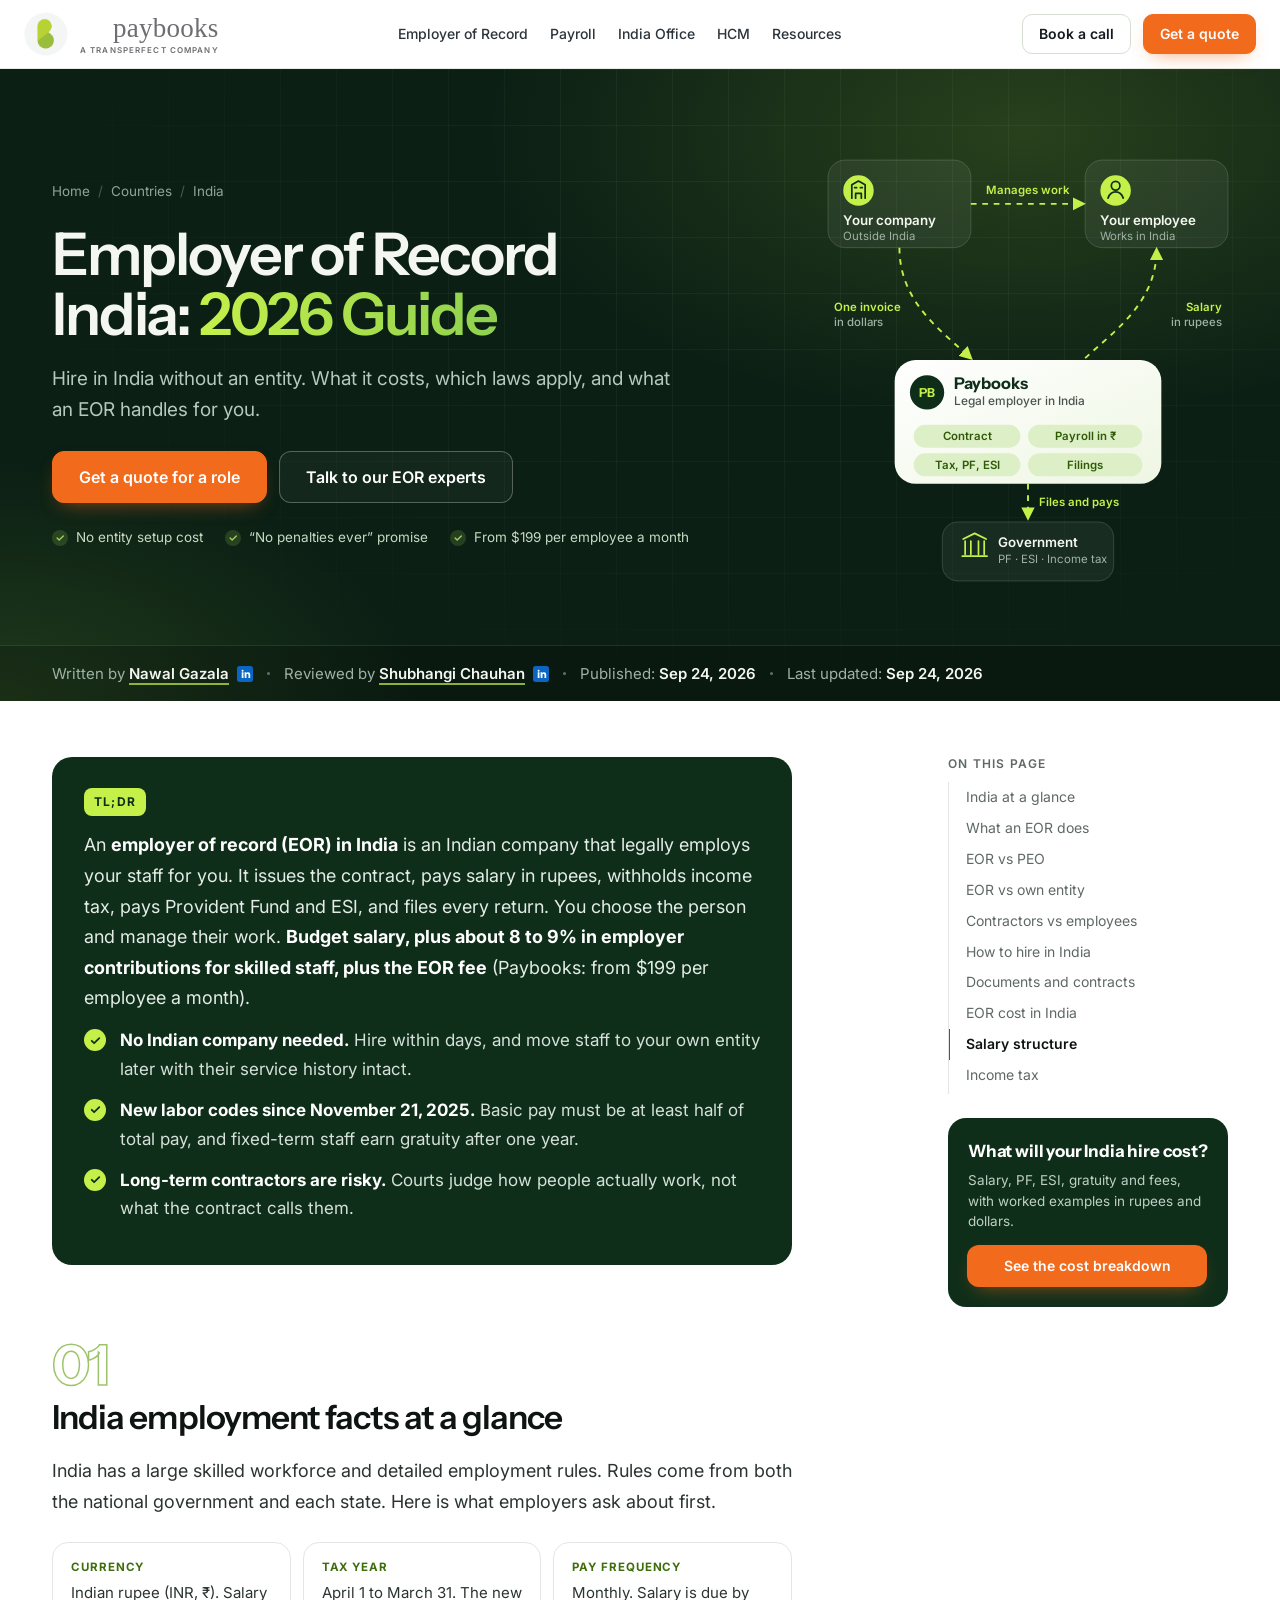
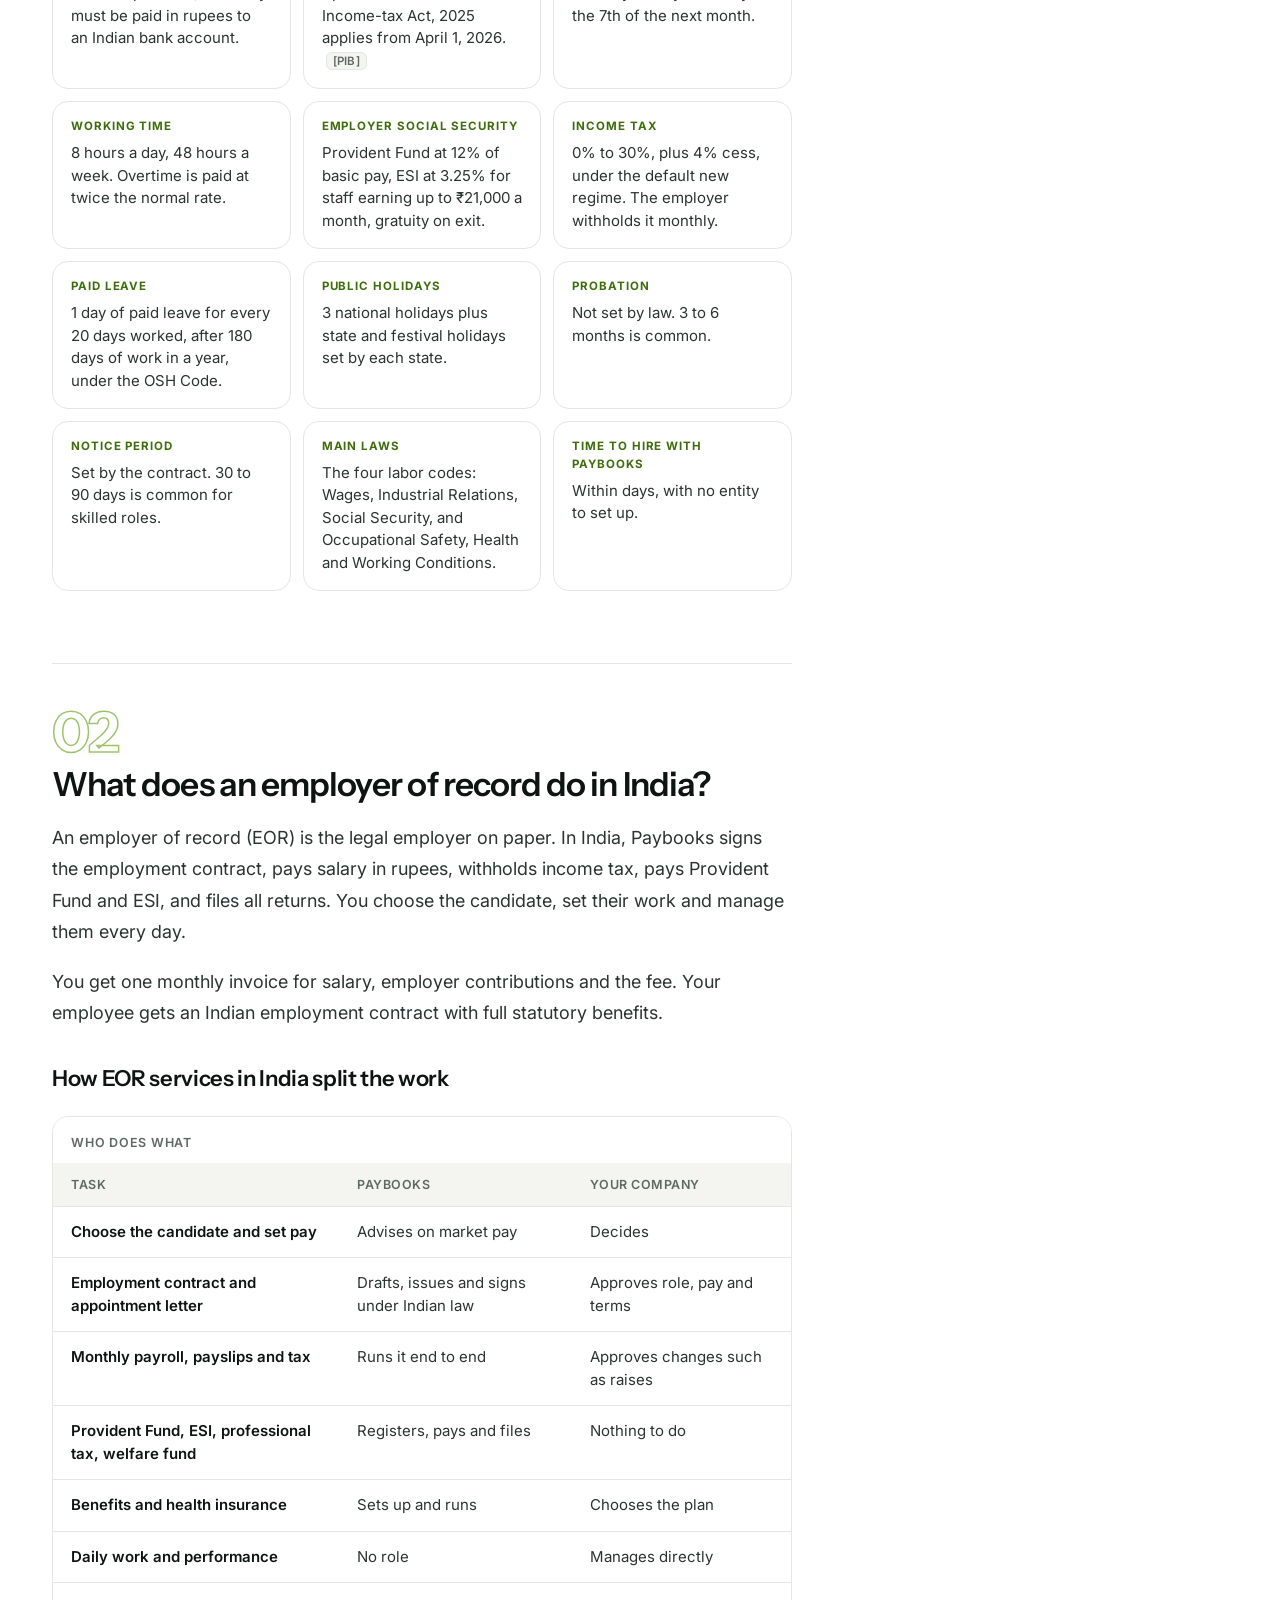
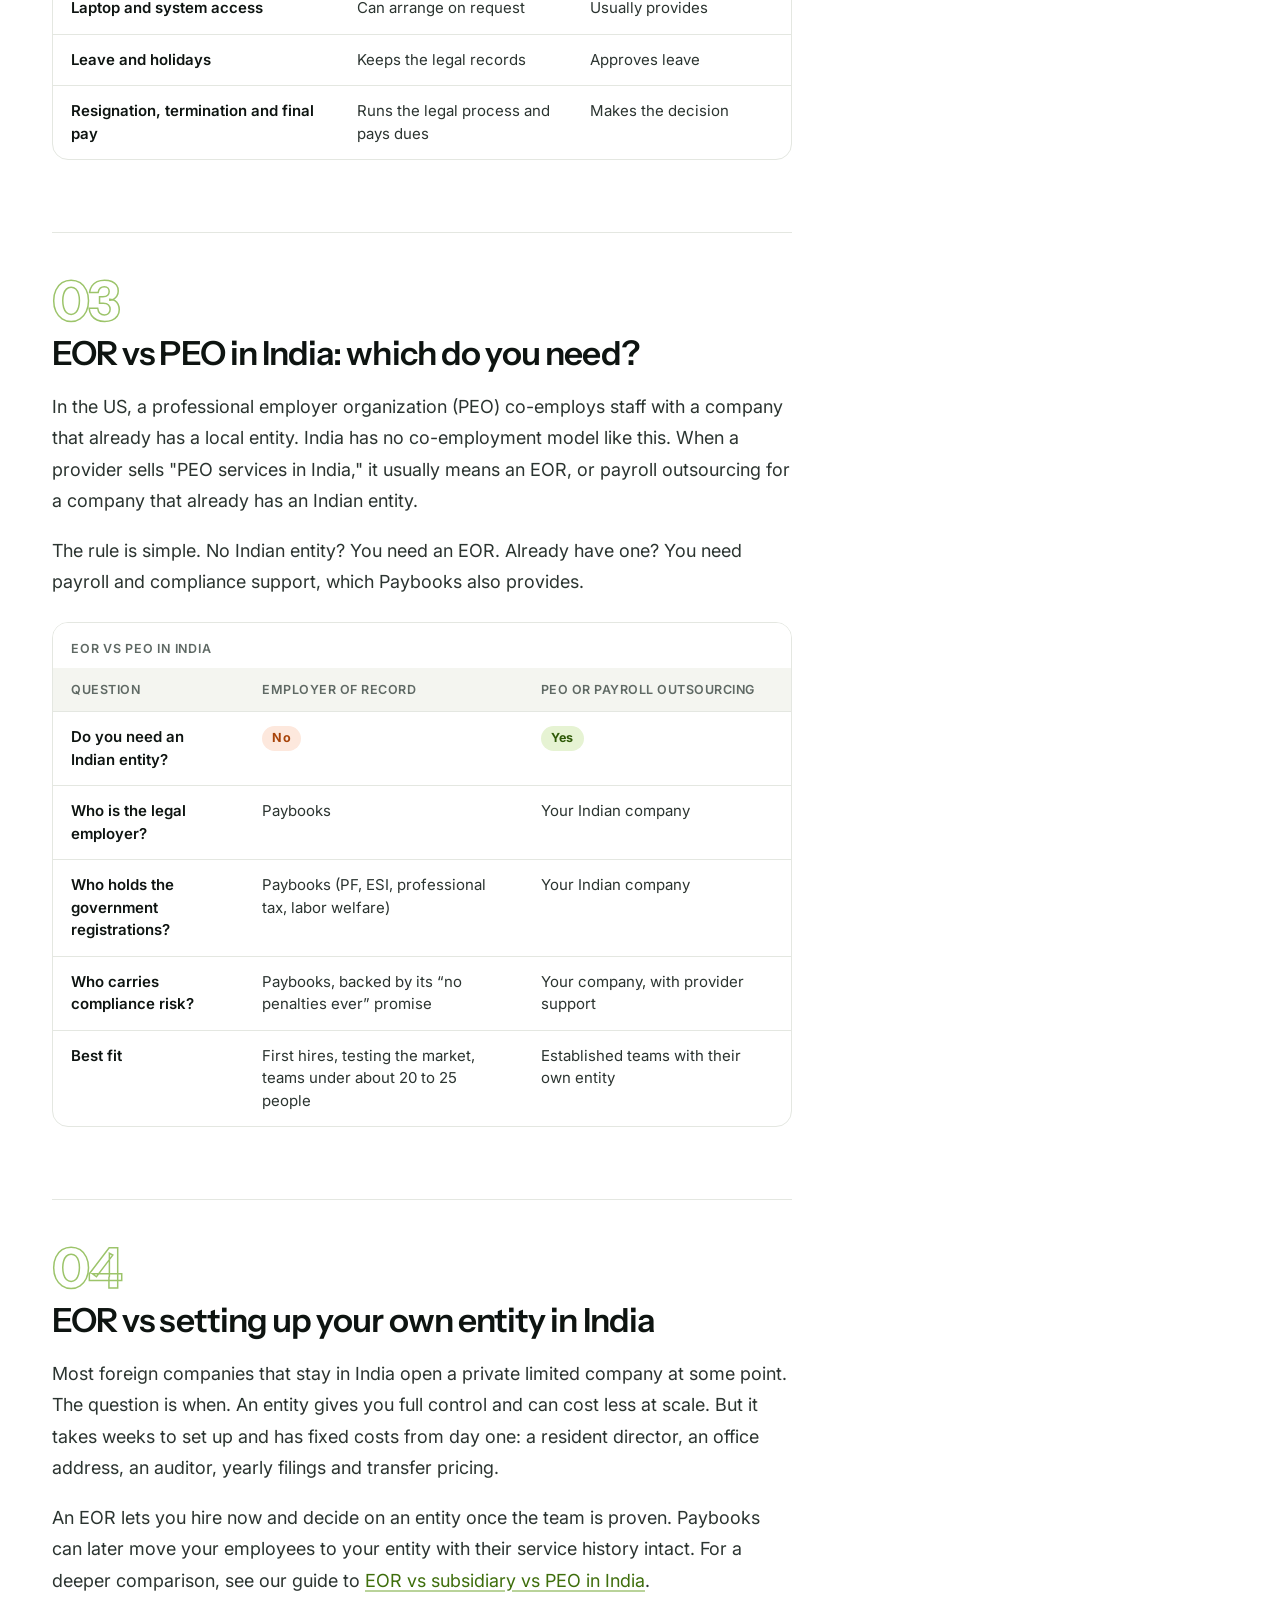
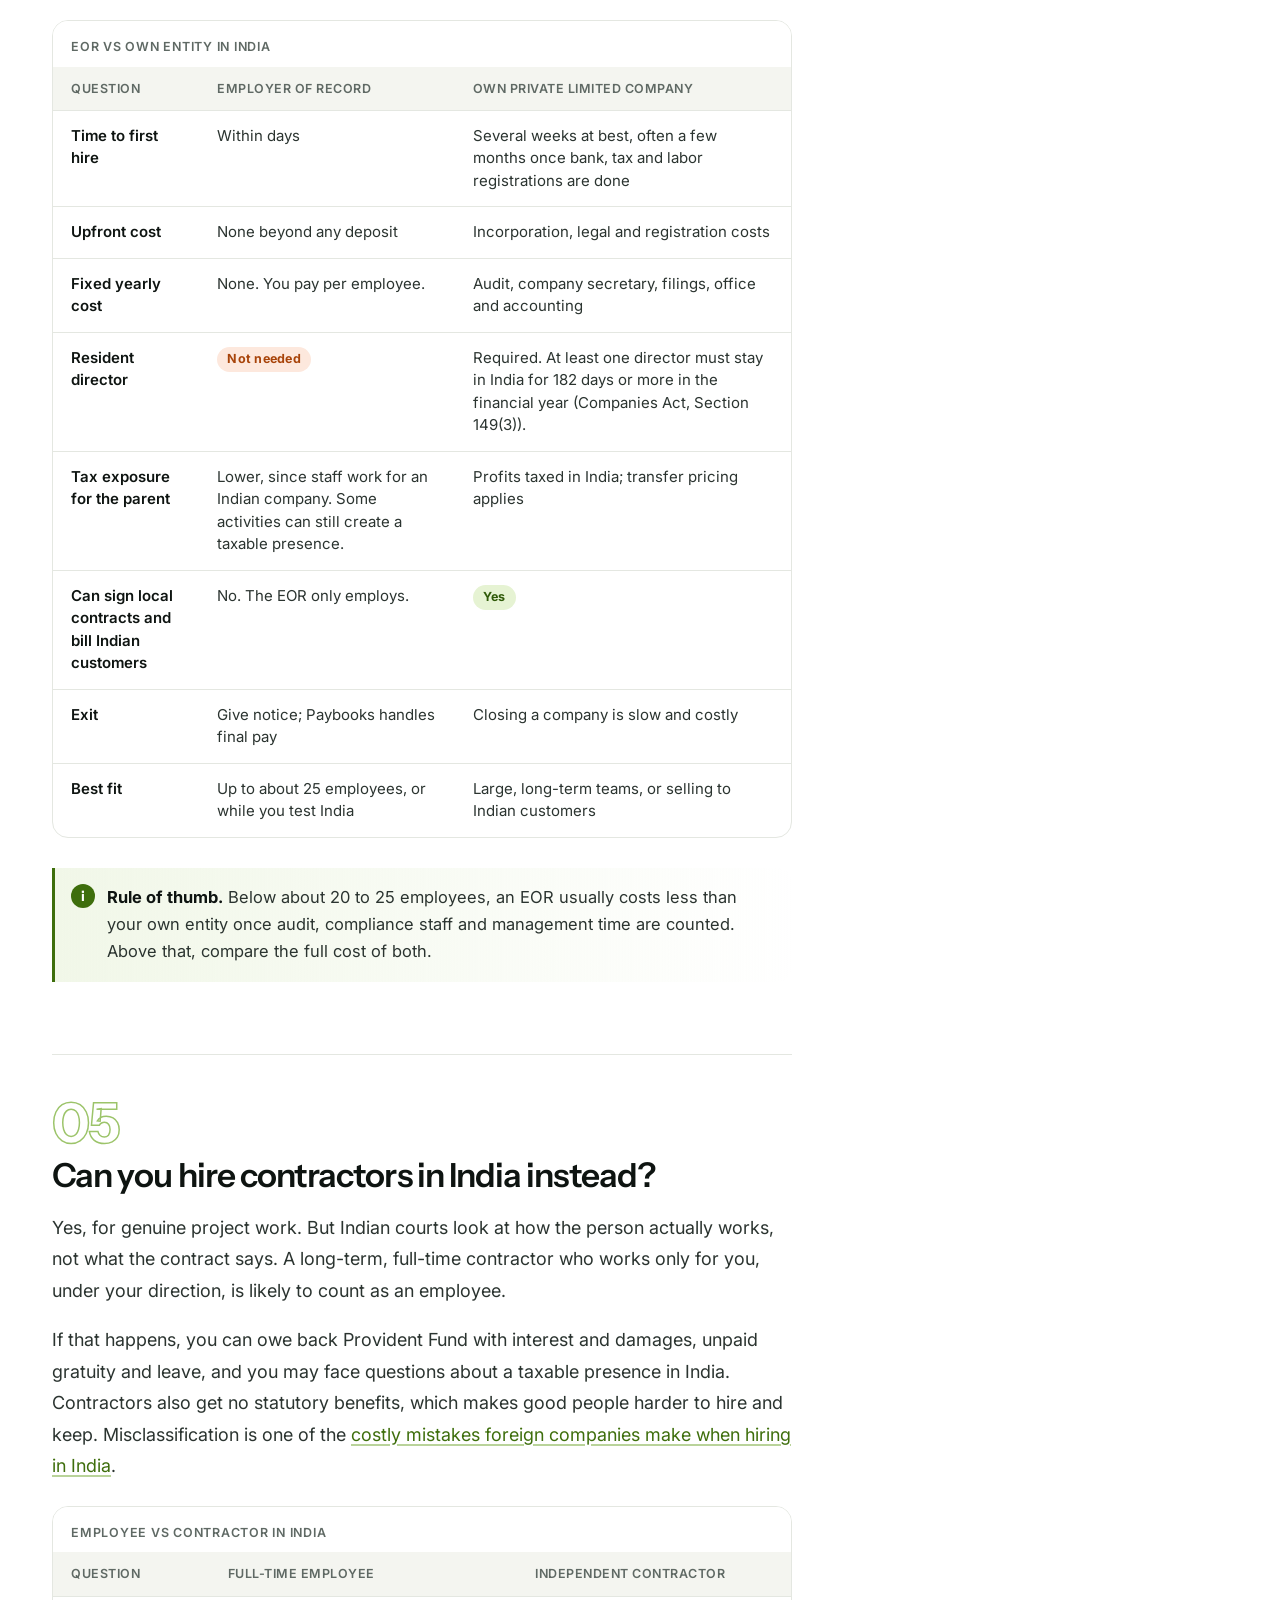
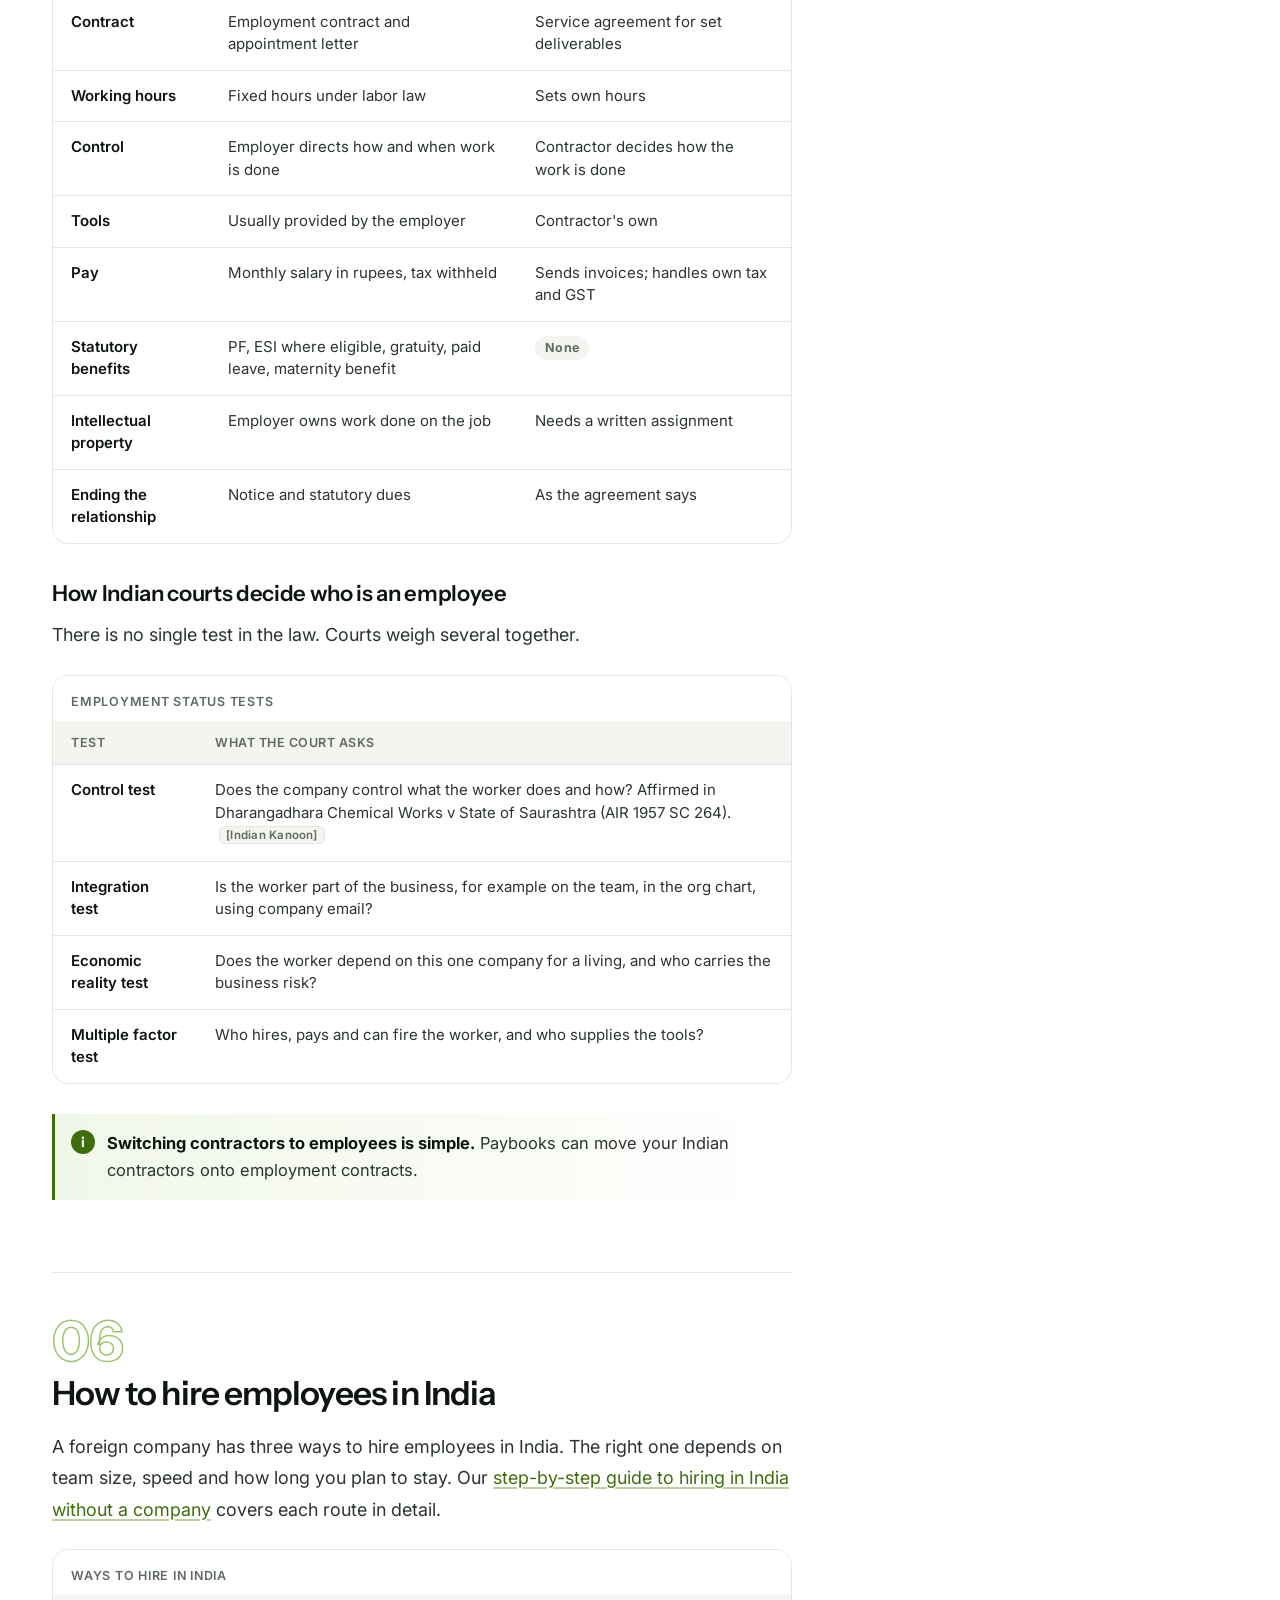
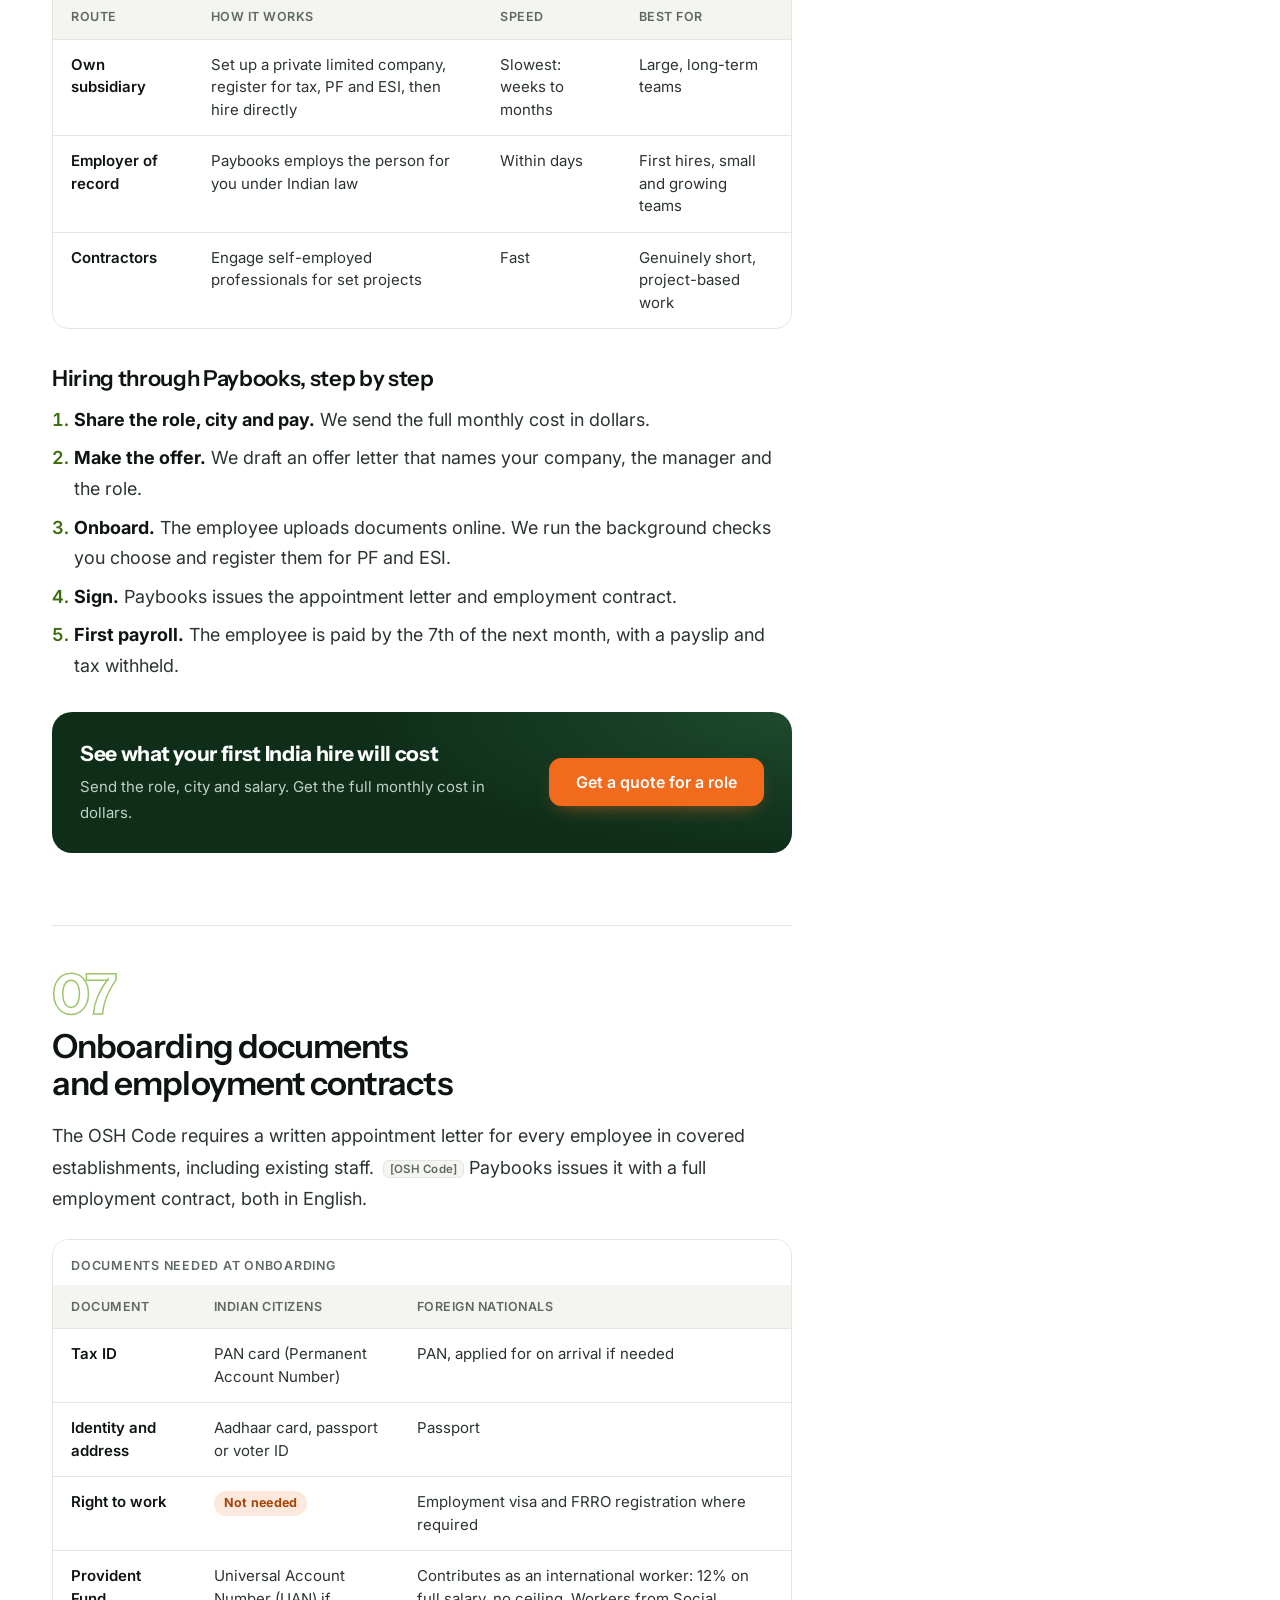
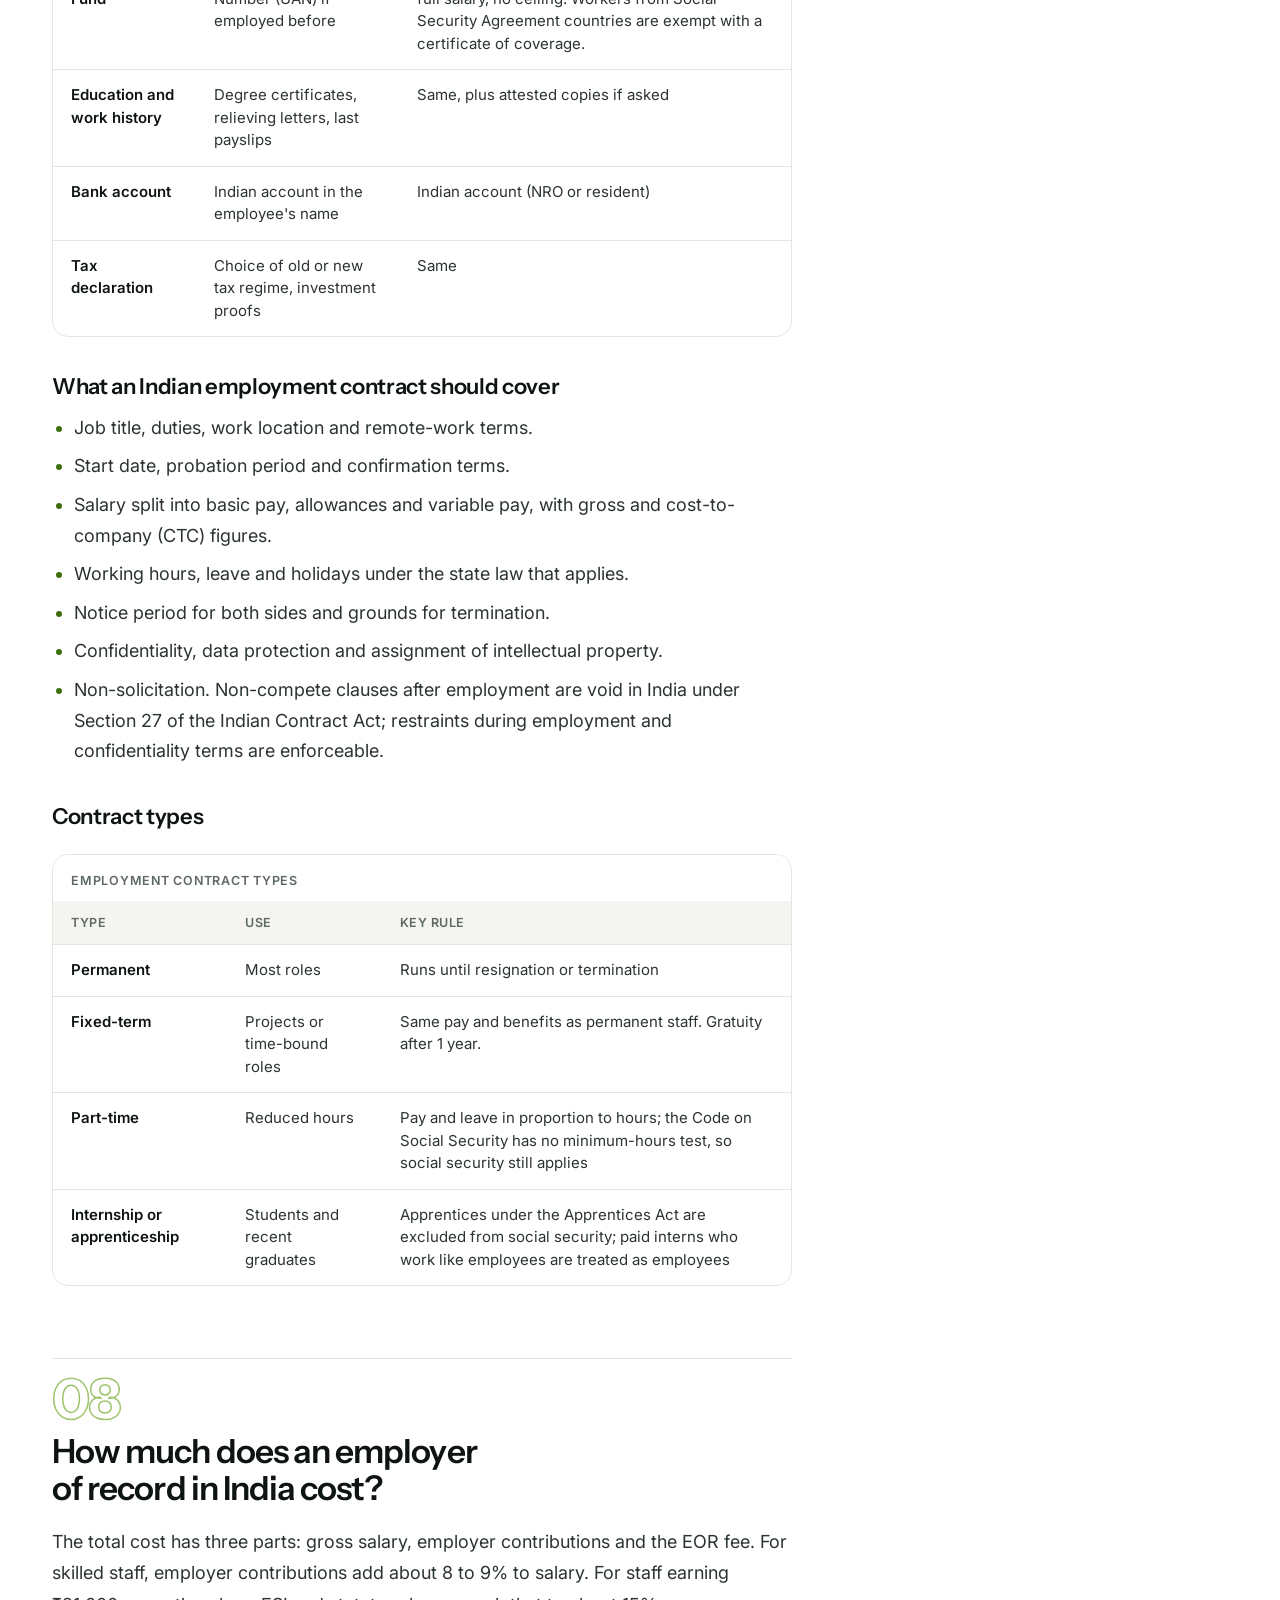
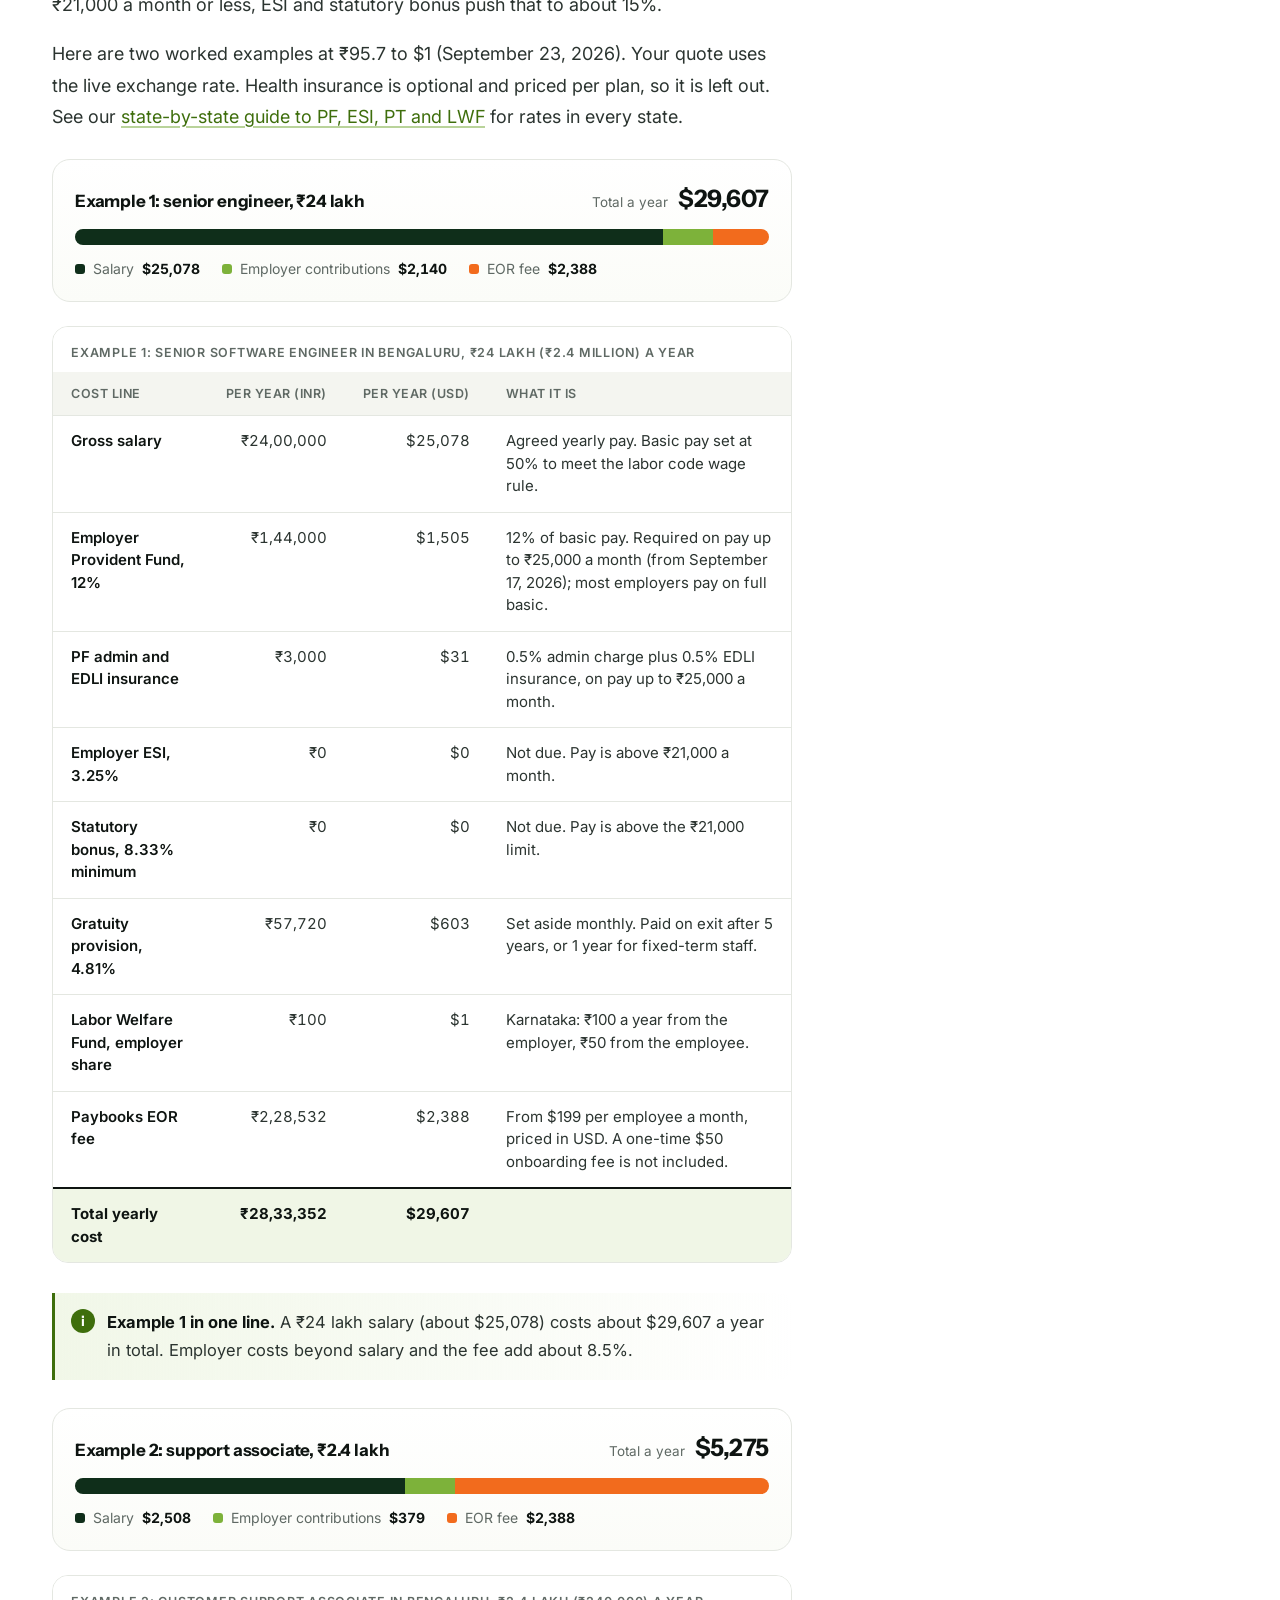
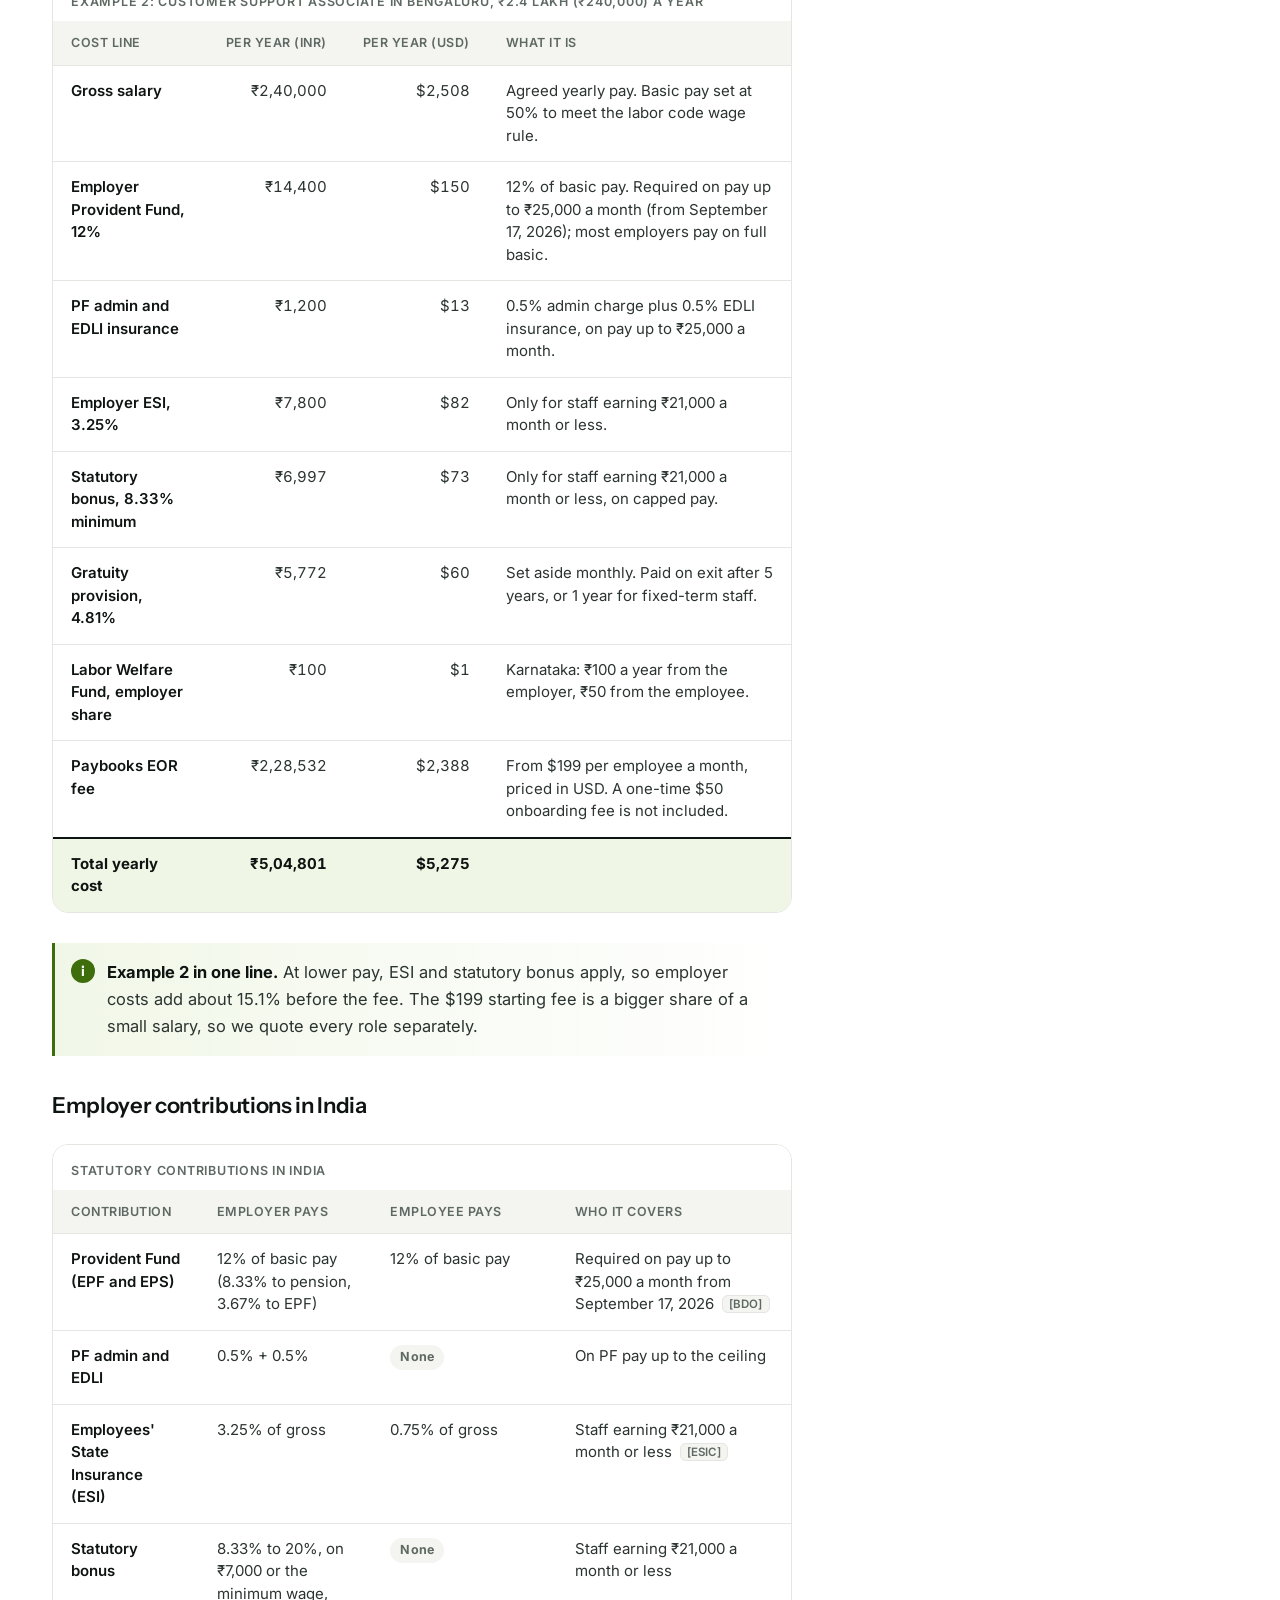
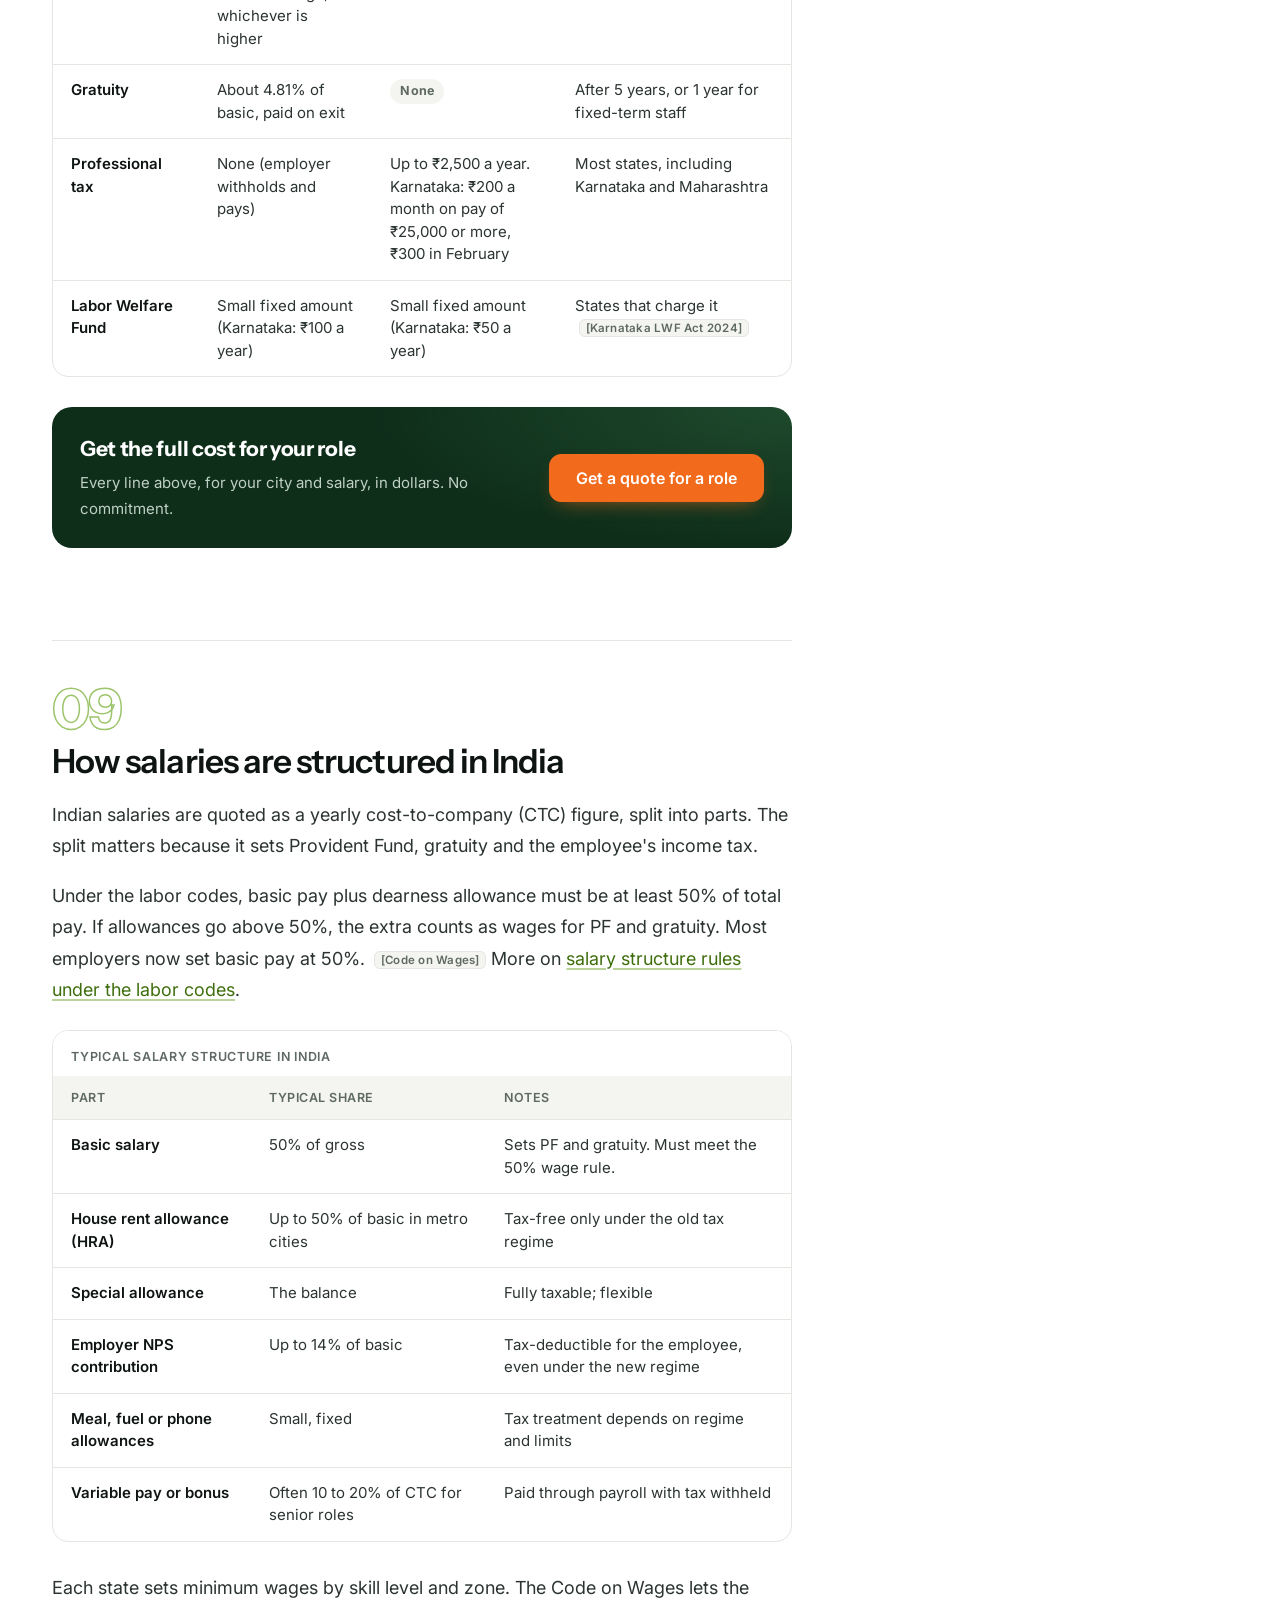
<file: employer-of-record/india/index.html>
<!DOCTYPE html><html lang="en-US"><head><meta charset="utf-8"><meta name="viewport" content="width=device-width,initial-scale=1"><title>Employer of Record India: EOR Costs, Laws and Hiring (2026)</title><meta name="description" content="Hire in India without an entity. See employer of record India costs in INR and USD, labor code rules, taxes, leave and exits. Paybooks EOR from $199 a month."><link rel="canonical" href="https://paybooks.transperfect.com/countries/india/employer-of-record/"><meta name="robots" content="noindex,nofollow"><meta property="og:title" content="Employer of Record India: EOR Costs, Laws and Hiring (2026)"><meta property="og:description" content="Hire in India without an entity. See employer of record India costs in INR and USD, labor code rules, taxes, leave and exits. Paybooks EOR from $199 a month."><meta property="og:type" content="article"><meta property="og:url" content="https://paybooks.transperfect.com/countries/india/employer-of-record/"><link rel="preconnect" href="https://fonts.googleapis.com"><link href="https://fonts.googleapis.com/css2?family=Instrument+Sans:wght@500;600;700&family=Inter:wght@400;500;600;700&display=swap" rel="stylesheet"><link rel="stylesheet" href="../../assets/pb.css"><link rel="stylesheet" href="../../assets/guide.css"><script type="application/ld+json">{"@context": "https://schema.org", "@type": "Article", "headline": "Employer of Record India: 2026 Guide", "description": "Hire in India without an entity. See employer of record India costs in INR and USD, labor code rules, taxes, leave and exits. Paybooks EOR from $199 a month.", "dateModified": "2026-09-24", "author": {"@type": "Person", "name": "Nawal Gazala"}, "datePublished": "2026-09-24", "publisher": {"@type": "Organization", "name": "Paybooks, a TransPerfect company", "url": "https://paybooks.transperfect.com/"}, "about": {"@type": "Thing", "name": "Employer of record in India"}, "mainEntityOfPage": "https://paybooks.transperfect.com/countries/india/employer-of-record/"}</script><script type="application/ld+json">{"@context": "https://schema.org", "@type": "Service", "name": "Employer of Record India", "serviceType": "Employer of record", "provider": {"@type": "Organization", "name": "Paybooks, a TransPerfect company", "url": "https://paybooks.transperfect.com/"}, "areaServed": {"@type": "Country", "name": "India"}, "offers": {"@type": "Offer", "price": "199", "priceCurrency": "USD", "description": "From, per employee per month"}}</script><script type="application/ld+json">{"@context": "https://schema.org", "@type": "BreadcrumbList", "itemListElement": [{"@type": "ListItem", "position": 1, "name": "Home", "item": "https://paybooks.transperfect.com/"}, {"@type": "ListItem", "position": 2, "name": "Countries", "item": "https://paybooks.transperfect.com/countries/"}, {"@type": "ListItem", "position": 3, "name": "India", "item": "https://paybooks.transperfect.com/countries/india/employer-of-record/"}]}</script><script type="application/ld+json">{"@context": "https://schema.org", "@type": "FAQPage", "mainEntity": [{"@type": "Question", "name": "What is an employer of record in India?", "acceptedAnswer": {"@type": "Answer", "text": "An employer of record (EOR) in India is a local company that legally employs staff on behalf of another business. It handles the contract, payroll, tax withholding, Provident Fund, ESI and all filings, while the client manages the employee's daily work."}}, {"@type": "Question", "name": "Is it legal to use an EOR in India?", "acceptedAnswer": {"@type": "Answer", "text": "Yes. Paybooks is an Indian company that employs your staff under Indian law and provides their services to you. Employees get a full Indian employment contract with all statutory benefits."}}, {"@type": "Question", "name": "How much does an employer of record cost in India?", "acceptedAnswer": {"@type": "Answer", "text": "Paybooks charges from $199 per employee a month, plus one-time onboarding and offboarding fees from $50. On top of salary, employer contributions add about 8 to 9% for skilled staff, and more for staff earning ₹21,000 a month or less."}}, {"@type": "Question", "name": "Can a foreign company hire employees in India without an entity?", "acceptedAnswer": {"@type": "Answer", "text": "Yes, through an employer of record. The EOR is the legal employer, so you do not need to register a company, branch or liaison office in India."}}, {"@type": "Question", "name": "What is the difference between an EOR and a PEO in India?", "acceptedAnswer": {"@type": "Answer", "text": "India has no co-employment model. A PEO needs you to have your own Indian entity. An EOR employs staff for you when you do not."}}, {"@type": "Question", "name": "Should I use an EOR or set up a company in India?", "acceptedAnswer": {"@type": "Answer", "text": "Use an EOR for first hires and teams of up to about 20 to 25 people, or while you test the market. Consider your own company when the team is larger or you sell to Indian customers."}}, {"@type": "Question", "name": "Are there hidden fees with an EOR in India?", "acceptedAnswer": {"@type": "Answer", "text": "Ask about deposits, exchange-rate margins, insurance, background checks and exit fees. Paybooks publishes its onboarding and offboarding fees and deposit rule, and its “no penalties ever” promise is part of the service."}}, {"@type": "Question", "name": "How long does it take to hire through an EOR in India?", "acceptedAnswer": {"@type": "Answer", "text": "With Paybooks, within days of an accepted offer, depending on the candidate's notice period and background checks. Setting up your own entity takes weeks to months."}}, {"@type": "Question", "name": "Can I move employees from the EOR to my own Indian entity later?", "acceptedAnswer": {"@type": "Answer", "text": "Yes. Paybooks transfers employees with their service history intact, so gratuity and leave carry over. Provident Fund moves through the employee's Universal Account Number."}}, {"@type": "Question", "name": "How did India's 2025 labor codes change employment costs?", "acceptedAnswer": {"@type": "Answer", "text": "Basic pay must now be at least 50% of total pay, which raises Provident Fund and gratuity for some pay structures. Fixed-term staff now earn gratuity after one year."}}, {"@type": "Question", "name": "Can I hire contractors in India instead of employees?", "acceptedAnswer": {"@type": "Answer", "text": "Yes, for genuinely independent, project-based work. Long-term, full-time contractors who work under your direction risk being treated as employees, with back payments of Provident Fund and other dues."}}, {"@type": "Question", "name": "How do I choose the best employer of record in India?", "acceptedAnswer": {"@type": "Answer", "text": "Compare four things: whether the provider is the legal employer through its own Indian entity, the full monthly cost including deposits and exchange-rate margins, who files the statutory returns, and whether it will pay penalties caused by its own mistakes in writing."}}]}</script></head><body><header class="hdr"><div class="wrap"><a class="brand" href="../../"><img src="../../assets/mark.png" alt="Paybooks" width="44" height="44"><span class="wm"><b>paybooks</b><small>A TransPerfect company</small></span></a><nav class="nav"><a href="../../">Employer of Record</a><a>Payroll</a><a>India Office</a><a>HCM</a><a>Resources</a></nav><div class="btns"><a class="btn ghost" href="#quote">Book a call</a><a class="btn" href="#quote">Get a quote</a></div></div></header><div class="g-progress" id="gprog"></div><section class="g-hero"><div class="g-hero-in"><div><nav class="g-crumbs" aria-label="Breadcrumb"><a href="../../">Home</a><span>/</span><a href="../../#countries">Countries</a><span>/</span>India</nav><h1>Employer of Record India: <em>2026 Guide</em></h1><p class="g-sub">Hire in India without an entity. What it costs, which laws apply, and what an EOR handles for you.</p><div class="btns"><a class="btn" href="#quote">Get a quote for a role</a><a class="btn ghost" href="#quote">Talk to our EOR experts</a></div><ul class="cta2-ticks hero-ticks"><li>No entity setup cost</li><li>“No penalties ever” promise</li><li>From $199 per employee a month</li></ul></div><figure class="g-illu" role="img" aria-label="How an employer of record works: your company manages the work and pays one invoice; Paybooks employs your staff in India, pays salary in rupees and files with the government."><svg viewBox="0 0 420 470" xmlns="http://www.w3.org/2000/svg"><defs><marker id="ga" viewBox="0 0 10 10" refX="8" refY="5" markerWidth="7" markerHeight="7" orient="auto-start-reverse"><path d="M0 0L10 5L0 10z" fill="#C5F04A"/></marker><linearGradient id="gpb" x1="0" y1="0" x2="1" y2="1"><stop offset="0" stop-color="#FFFFFF"/><stop offset="1" stop-color="#EEF6E3"/></linearGradient></defs><path class="g-flow" d="M150 66 H268" stroke="#C5F04A" stroke-width="2" fill="none" marker-end="url(#ga)"/><path class="g-flow" d="M75 112 C75 170 120 200 150 228" stroke="#C5F04A" stroke-width="2" fill="none" marker-end="url(#ga)"/><path class="g-flow" d="M270 228 C300 200 345 170 345 114" stroke="#C5F04A" stroke-width="2" fill="none" marker-end="url(#ga)"/><path class="g-flow" d="M210 360 V396" stroke="#C5F04A" stroke-width="2" fill="none" marker-end="url(#ga)"/><text x="210" y="56" text-anchor="middle" class="g-il">Manages work</text><text x="6" y="178" class="g-il">One invoice</text><text x="6" y="194" class="g-il g-il2">in dollars</text><text x="414" y="178" text-anchor="end" class="g-il">Salary</text><text x="414" y="194" text-anchor="end" class="g-il g-il2">in rupees</text><text x="222" y="383" class="g-il">Files and pays</text><rect x="0" y="20" width="150" height="92" rx="18" fill="rgba(255,255,255,.06)" stroke="rgba(255,255,255,.16)"/><circle cx="32" cy="52" r="16" fill="#C5F04A"/><path d="M25 60V46l7-4 7 4v14M29 60v-5h6v5M28 49h2M34 49h2" stroke="#0F2E1A" stroke-width="1.8" fill="none" stroke-linecap="round" stroke-linejoin="round"/><text x="16" y="88" class="g-nt">Your company</text><text x="16" y="104" class="g-ns">Outside India</text><rect x="270" y="20" width="150" height="92" rx="18" fill="rgba(255,255,255,.06)" stroke="rgba(255,255,255,.16)"/><circle cx="302" cy="52" r="16" fill="#C5F04A"/><circle cx="302" cy="47" r="4.5" fill="none" stroke="#0F2E1A" stroke-width="1.8"/><path d="M294 60c1.5-4.5 4.5-6.5 8-6.5s6.5 2 8 6.5" stroke="#0F2E1A" stroke-width="1.8" fill="none" stroke-linecap="round"/><text x="286" y="88" class="g-nt">Your employee</text><text x="286" y="104" class="g-ns">Works in India</text><rect x="70" y="230" width="280" height="130" rx="22" fill="url(#gpb)"/><circle cx="104" cy="264" r="18" fill="#0F2E1A"/><text x="104" y="269" text-anchor="middle" class="g-pb">PB</text><text x="132" y="260" class="g-nt2">Paybooks</text><text x="132" y="277" class="g-ns2">Legal employer in India</text><rect x="90" y="298" width="112" height="24" rx="12" fill="#DDEFC6"/><text x="146" y="314" text-anchor="middle" class="g-chip">Contract</text><rect x="210" y="298" width="120" height="24" rx="12" fill="#DDEFC6"/><text x="270" y="314" text-anchor="middle" class="g-chip">Payroll in ₹</text><rect x="90" y="328" width="112" height="24" rx="12" fill="#DDEFC6"/><text x="146" y="344" text-anchor="middle" class="g-chip">Tax, PF, ESI</text><rect x="210" y="328" width="120" height="24" rx="12" fill="#DDEFC6"/><text x="270" y="344" text-anchor="middle" class="g-chip">Filings</text><rect x="120" y="400" width="180" height="62" rx="16" fill="rgba(255,255,255,.06)" stroke="rgba(255,255,255,.16)"/><path d="M142 418l12-6 12 6M144 420v14M150 420v14M158 420v14M164 420v14M141 436h26" stroke="#C5F04A" stroke-width="1.8" fill="none" stroke-linecap="round" stroke-linejoin="round"/><text x="178" y="426" class="g-nt">Government</text><text x="178" y="443" class="g-ns">PF · ESI · Income tax</text></svg></figure></div><div class="g-bystrip"><div class="g-bystrip-in"><div class="g-bybar"><span class="g-by">Written by <b>Nawal Gazala</b> <a class="g-li" href="https://www.linkedin.com/search/results/people/?keywords=Nawal%20Gazala%20Paybooks" target="_blank" rel="noopener" aria-label="Nawal Gazala on LinkedIn"><svg viewBox="0 0 24 24" width="16" height="16" aria-hidden="true"><rect width="24" height="24" rx="4" fill="#0A66C2"/><path fill="#fff" d="M7.1 9.5h2.6V18H7.1zM8.4 5.6a1.5 1.5 0 110 3 1.5 1.5 0 010-3zM11.3 9.5h2.5v1.2c.4-.7 1.3-1.4 2.7-1.4 2.8 0 3.3 1.8 3.3 4.2V18h-2.6v-4c0-1 0-2.2-1.4-2.2s-1.6 1.1-1.6 2.1V18h-2.6z"/></svg></a></span><i class="g-dot"></i><span class="g-by">Reviewed by <b>Shubhangi Chauhan</b> <a class="g-li" href="https://www.linkedin.com/search/results/people/?keywords=Shubhangi%20Chauhan%20Paybooks" target="_blank" rel="noopener" aria-label="Shubhangi Chauhan on LinkedIn"><svg viewBox="0 0 24 24" width="16" height="16" aria-hidden="true"><rect width="24" height="24" rx="4" fill="#0A66C2"/><path fill="#fff" d="M7.1 9.5h2.6V18H7.1zM8.4 5.6a1.5 1.5 0 110 3 1.5 1.5 0 010-3zM11.3 9.5h2.5v1.2c.4-.7 1.3-1.4 2.7-1.4 2.8 0 3.3 1.8 3.3 4.2V18h-2.6v-4c0-1 0-2.2-1.4-2.2s-1.6 1.1-1.6 2.1V18h-2.6z"/></svg></a></span><i class="g-dot"></i><span class="g-by">Published: <b>Sep 24, 2026</b></span><i class="g-dot"></i><span class="g-by">Last updated: <b>Sep 24, 2026</b></span></div></div></div></section><div class="g-layout"><aside class="g-toc" aria-label="Contents"><h2>On this page</h2><ol><li><a href="#glance">India at a glance</a></li><li><a href="#what">What an EOR does</a></li><li><a href="#peo">EOR vs PEO</a></li><li><a href="#entity">EOR vs own entity</a></li><li><a href="#contractor">Contractors vs employees</a></li><li><a href="#routes">How to hire in India</a></li><li><a href="#onboarding">Documents and contracts</a></li><li><a href="#cost">EOR cost in India</a></li><li><a href="#salary">Salary structure</a></li><li><a href="#tax">Income tax</a></li><li><a href="#codes">India's labor codes</a></li><li><a href="#compliance">Compliance checklist</a></li><li><a href="#payroll">Payroll calendar</a></li><li><a href="#leave">Leave and holidays</a></li><li><a href="#remote">Remote work</a></li><li><a href="#checks">Background checks</a></li><li><a href="#termination">Termination and notice</a></li><li><a href="#ip">Intellectual property</a></li><li><a href="#visas">Work visas</a></li><li><a href="#providers">Choosing an EOR</a></li><li><a href="#pricing">Paybooks pricing</a></li><li><a href="#transfer">Moving to your own entity</a></li><li><a href="#faq">FAQ</a></li></ol><div class="g-toc-cta"><b>What will your India hire cost?</b><p>Salary, PF, ESI, gratuity and fees, with worked examples in rupees and dollars.</p><a class="btn" href="#cost">See the cost breakdown</a></div></aside><main class="g-body"><details class="g-mtoc"><summary>On this page</summary><ol><li><a href="#glance">India at a glance</a></li><li><a href="#what">What an EOR does</a></li><li><a href="#peo">EOR vs PEO</a></li><li><a href="#entity">EOR vs own entity</a></li><li><a href="#contractor">Contractors vs employees</a></li><li><a href="#routes">How to hire in India</a></li><li><a href="#onboarding">Documents and contracts</a></li><li><a href="#cost">EOR cost in India</a></li><li><a href="#salary">Salary structure</a></li><li><a href="#tax">Income tax</a></li><li><a href="#codes">India's labor codes</a></li><li><a href="#compliance">Compliance checklist</a></li><li><a href="#payroll">Payroll calendar</a></li><li><a href="#leave">Leave and holidays</a></li><li><a href="#remote">Remote work</a></li><li><a href="#checks">Background checks</a></li><li><a href="#termination">Termination and notice</a></li><li><a href="#ip">Intellectual property</a></li><li><a href="#visas">Work visas</a></li><li><a href="#providers">Choosing an EOR</a></li><li><a href="#pricing">Paybooks pricing</a></li><li><a href="#transfer">Moving to your own entity</a></li><li><a href="#faq">FAQ</a></li></ol></details><div class="g-takeaways"><span class="g-tag">TL;DR</span><p class="g-ans">An <strong>employer of record (EOR) in India</strong> is an Indian company that legally employs your staff for you. It issues the contract, pays salary in rupees, withholds income tax, pays Provident Fund and ESI, and files every return. You choose the person and manage their work. <strong>Budget salary, plus about 8 to 9% in employer contributions for skilled staff, plus the EOR fee</strong> (Paybooks: from $199 per employee a month).</p><ul><li><strong>No Indian company needed.</strong> Hire within days, and move staff to your own entity later with their service history intact.</li><li><strong>New labor codes since November 21, 2025.</strong> Basic pay must be at least half of total pay, and fixed-term staff earn gratuity after one year.</li><li><strong>Long-term contractors are risky.</strong> Courts judge how people actually work, not what the contract calls them.</li></ul></div><section id="glance"><span class="g-num">01</span><h2>India employment facts at a glance</h2><p>India has a large skilled workforce and detailed employment rules. Rules come from both the national government and each state. Here is what employers ask about first.</p><div class="g-facts"><div class="g-fact"><small>Currency</small><p>Indian rupee (INR, ₹). Salary must be paid in rupees to an Indian bank account.</p></div><div class="g-fact"><small>Tax year</small><p>April 1 to March 31. The new Income-tax Act, 2025 applies from April 1, 2026. <a class="g-src" href="https://www.pib.gov.in/PressReleasePage.aspx?PRID=2248005&amp;reg=3&amp;lang=1" rel="nofollow noopener" target="_blank">[PIB]</a></p></div><div class="g-fact"><small>Pay frequency</small><p>Monthly. Salary is due by the 7th of the next month.</p></div><div class="g-fact"><small>Working time</small><p>8 hours a day, 48 hours a week. Overtime is paid at twice the normal rate.</p></div><div class="g-fact"><small>Employer social security</small><p>Provident Fund at 12% of basic pay, ESI at 3.25% for staff earning up to ₹21,000 a month, gratuity on exit.</p></div><div class="g-fact"><small>Income tax</small><p>0% to 30%, plus 4% cess, under the default new regime. The employer withholds it monthly.</p></div><div class="g-fact"><small>Paid leave</small><p>1 day of paid leave for every 20 days worked, after 180 days of work in a year, under the OSH Code.</p></div><div class="g-fact"><small>Public holidays</small><p>3 national holidays plus state and festival holidays set by each state.</p></div><div class="g-fact"><small>Probation</small><p>Not set by law. 3 to 6 months is common.</p></div><div class="g-fact"><small>Notice period</small><p>Set by the contract. 30 to 90 days is common for skilled roles.</p></div><div class="g-fact"><small>Main laws</small><p>The four labor codes: Wages, Industrial Relations, Social Security, and Occupational Safety, Health and Working Conditions.</p></div><div class="g-fact"><small>Time to hire with Paybooks</small><p>Within days, with no entity to set up.</p></div></div></section><section id="what"><span class="g-num">02</span><h2>What does an employer of record do in India?</h2><p>An employer of record (EOR) is the legal employer on paper. In India, Paybooks signs the employment contract, pays salary in rupees, withholds income tax, pays Provident Fund and ESI, and files all returns. You choose the candidate, set their work and manage them every day.</p><p>You get one monthly invoice for salary, employer contributions and the fee. Your employee gets an Indian employment contract with full statutory benefits.</p><h3>How EOR services in India split the work</h3><div class="g-tw"><table><caption>Who does what</caption><thead><tr><th>Task</th><th>Paybooks</th><th>Your company</th></tr></thead><tbody><tr><th scope="row">Choose the candidate and set pay</th><td>Advises on market pay</td><td>Decides</td></tr><tr><th scope="row">Employment contract and appointment letter</th><td>Drafts, issues and signs under Indian law</td><td>Approves role, pay and terms</td></tr><tr><th scope="row">Monthly payroll, payslips and tax</th><td>Runs it end to end</td><td>Approves changes such as raises</td></tr><tr><th scope="row">Provident Fund, ESI, professional tax, welfare fund</th><td>Registers, pays and files</td><td>Nothing to do</td></tr><tr><th scope="row">Benefits and health insurance</th><td>Sets up and runs</td><td>Chooses the plan</td></tr><tr><th scope="row">Daily work and performance</th><td>No role</td><td>Manages directly</td></tr><tr><th scope="row">Laptop and system access</th><td>Can arrange on request</td><td>Usually provides</td></tr><tr><th scope="row">Leave and holidays</th><td>Keeps the legal records</td><td>Approves leave</td></tr><tr><th scope="row">Resignation, termination and final pay</th><td>Runs the legal process and pays dues</td><td>Makes the decision</td></tr></tbody></table></div></section><section id="peo"><span class="g-num">03</span><h2>EOR vs PEO in India: which do you need?</h2><p>In the US, a professional employer organization (PEO) co-employs staff with a company that already has a local entity. India has no co-employment model like this. When a provider sells "PEO services in India," it usually means an EOR, or payroll outsourcing for a company that already has an Indian entity.</p><p>The rule is simple. No Indian entity? You need an EOR. Already have one? You need payroll and compliance support, which Paybooks also provides.</p><div class="g-tw"><table><caption>EOR vs PEO in India</caption><thead><tr><th>Question</th><th>Employer of record</th><th>PEO or payroll outsourcing</th></tr></thead><tbody><tr><th scope="row">Do you need an Indian entity?</th><td><span class="g-pill-s g-no">No</span></td><td><span class="g-pill-s g-yes">Yes</span></td></tr><tr><th scope="row">Who is the legal employer?</th><td>Paybooks</td><td>Your Indian company</td></tr><tr><th scope="row">Who holds the government registrations?</th><td>Paybooks (PF, ESI, professional tax, labor welfare)</td><td>Your Indian company</td></tr><tr><th scope="row">Who carries compliance risk?</th><td>Paybooks, backed by its “no penalties ever” promise</td><td>Your company, with provider support</td></tr><tr><th scope="row">Best fit</th><td>First hires, testing the market, teams under about 20 to 25 people</td><td>Established teams with their own entity</td></tr></tbody></table></div></section><section id="entity"><span class="g-num">04</span><h2>EOR vs setting up your own entity in India</h2><p>Most foreign companies that stay in India open a private limited company at some point. The question is when. An entity gives you full control and can cost less at scale. But it takes weeks to set up and has fixed costs from day one: a resident director, an office address, an auditor, yearly filings and transfer pricing.</p><p>An EOR lets you hire now and decide on an entity once the team is proven. Paybooks can later move your employees to your entity with their service history intact. For a deeper comparison, see our guide to <a href="https://paybooks.in/article/eor-vs-subsidiary-vs-peo-in-india-which-structure-is-right-in-2026/">EOR vs subsidiary vs PEO in India</a>.</p><div class="g-tw"><table><caption>EOR vs own entity in India</caption><thead><tr><th>Question</th><th>Employer of record</th><th>Own private limited company</th></tr></thead><tbody><tr><th scope="row">Time to first hire</th><td>Within days</td><td>Several weeks at best, often a few months once bank, tax and labor registrations are done</td></tr><tr><th scope="row">Upfront cost</th><td>None beyond any deposit</td><td>Incorporation, legal and registration costs</td></tr><tr><th scope="row">Fixed yearly cost</th><td>None. You pay per employee.</td><td>Audit, company secretary, filings, office and accounting</td></tr><tr><th scope="row">Resident director</th><td><span class="g-pill-s g-no">Not needed</span></td><td>Required. At least one director must stay in India for 182 days or more in the financial year (Companies Act, Section 149(3)).</td></tr><tr><th scope="row">Tax exposure for the parent</th><td>Lower, since staff work for an Indian company. Some activities can still create a taxable presence.</td><td>Profits taxed in India; transfer pricing applies</td></tr><tr><th scope="row">Can sign local contracts and bill Indian customers</th><td>No. The EOR only employs.</td><td><span class="g-pill-s g-yes">Yes</span></td></tr><tr><th scope="row">Exit</th><td>Give notice; Paybooks handles final pay</td><td>Closing a company is slow and costly</td></tr><tr><th scope="row">Best fit</th><td>Up to about 25 employees, or while you test India</td><td>Large, long-term teams, or selling to Indian customers</td></tr></tbody></table></div><div class="g-call"><p><strong>Rule of thumb.</strong> Below about 20 to 25 employees, an EOR usually costs less than your own entity once audit, compliance staff and management time are counted. Above that, compare the full cost of both.</p></div></section><section id="contractor"><span class="g-num">05</span><h2>Can you hire contractors in India instead?</h2><p>Yes, for genuine project work. But Indian courts look at how the person actually works, not what the contract says. A long-term, full-time contractor who works only for you, under your direction, is likely to count as an employee.</p><p>If that happens, you can owe back Provident Fund with interest and damages, unpaid gratuity and leave, and you may face questions about a taxable presence in India. Contractors also get no statutory benefits, which makes good people harder to hire and keep. Misclassification is one of the <a href="https://paybooks.in/article/top-mistakes-global-companies-make-when-hiring-in-india/">costly mistakes foreign companies make when hiring in India</a>.</p><div class="g-tw"><table><caption>Employee vs contractor in India</caption><thead><tr><th>Question</th><th>Full-time employee</th><th>Independent contractor</th></tr></thead><tbody><tr><th scope="row">Contract</th><td>Employment contract and appointment letter</td><td>Service agreement for set deliverables</td></tr><tr><th scope="row">Working hours</th><td>Fixed hours under labor law</td><td>Sets own hours</td></tr><tr><th scope="row">Control</th><td>Employer directs how and when work is done</td><td>Contractor decides how the work is done</td></tr><tr><th scope="row">Tools</th><td>Usually provided by the employer</td><td>Contractor's own</td></tr><tr><th scope="row">Pay</th><td>Monthly salary in rupees, tax withheld</td><td>Sends invoices; handles own tax and GST</td></tr><tr><th scope="row">Statutory benefits</th><td>PF, ESI where eligible, gratuity, paid leave, maternity benefit</td><td><span class="g-pill-s g-na">None</span></td></tr><tr><th scope="row">Intellectual property</th><td>Employer owns work done on the job</td><td>Needs a written assignment</td></tr><tr><th scope="row">Ending the relationship</th><td>Notice and statutory dues</td><td>As the agreement says</td></tr></tbody></table></div><h3>How Indian courts decide who is an employee</h3><p>There is no single test in the law. Courts weigh several together.</p><div class="g-tw"><table><caption>Employment status tests</caption><thead><tr><th>Test</th><th>What the court asks</th></tr></thead><tbody><tr><th scope="row">Control test</th><td>Does the company control what the worker does and how? Affirmed in Dharangadhara Chemical Works v State of Saurashtra (AIR 1957 SC 264). <a class="g-src" href="https://indiankanoon.org/doc/1996477/" rel="nofollow noopener" target="_blank">[Indian Kanoon]</a></td></tr><tr><th scope="row">Integration test</th><td>Is the worker part of the business, for example on the team, in the org chart, using company email?</td></tr><tr><th scope="row">Economic reality test</th><td>Does the worker depend on this one company for a living, and who carries the business risk?</td></tr><tr><th scope="row">Multiple factor test</th><td>Who hires, pays and can fire the worker, and who supplies the tools?</td></tr></tbody></table></div><div class="g-call"><p><strong>Switching contractors to employees is simple.</strong> Paybooks can move your Indian contractors onto employment contracts.</p></div></section><section id="routes"><span class="g-num">06</span><h2>How to hire employees in India</h2><p>A foreign company has three ways to hire employees in India. The right one depends on team size, speed and how long you plan to stay. Our <a href="https://paybooks.in/article/featured-article/how-to-hire-employees-in-india-without-setting-up-a-company-2026-eor-guide/">step-by-step guide to hiring in India without a company</a> covers each route in detail.</p><div class="g-tw"><table><caption>Ways to hire in India</caption><thead><tr><th>Route</th><th>How it works</th><th>Speed</th><th>Best for</th></tr></thead><tbody><tr><th scope="row">Own subsidiary</th><td>Set up a private limited company, register for tax, PF and ESI, then hire directly</td><td>Slowest: weeks to months</td><td>Large, long-term teams</td></tr><tr><th scope="row">Employer of record</th><td>Paybooks employs the person for you under Indian law</td><td>Within days</td><td>First hires, small and growing teams</td></tr><tr><th scope="row">Contractors</th><td>Engage self-employed professionals for set projects</td><td>Fast</td><td>Genuinely short, project-based work</td></tr></tbody></table></div><h3>Hiring through Paybooks, step by step</h3><ol><li><strong>Share the role, city and pay.</strong> We send the full monthly cost in dollars.</li><li><strong>Make the offer.</strong> We draft an offer letter that names your company, the manager and the role.</li><li><strong>Onboard.</strong> The employee uploads documents online. We run the background checks you choose and register them for PF and ESI.</li><li><strong>Sign.</strong> Paybooks issues the appointment letter and employment contract.</li><li><strong>First payroll.</strong> The employee is paid by the 7th of the next month, with a payslip and tax withheld.</li></ol><div class="g-cta"><div><b>See what your first India hire will cost</b><p>Send the role, city and salary. Get the full monthly cost in dollars.</p></div><a class="btn" href="#quote">Get a quote for a role</a></div></section><section id="onboarding"><span class="g-num">07</span><h2>Onboarding documents and employment contracts</h2><p>The OSH Code requires a written appointment letter for every employee in covered establishments, including existing staff. <a class="g-src" href="https://dgfasli.gov.in/public/Admin/Cms/AllPdf/OSH_Gazette.pdf" rel="nofollow noopener" target="_blank">[OSH Code]</a> Paybooks issues it with a full employment contract, both in English.</p><div class="g-tw"><table><caption>Documents needed at onboarding</caption><thead><tr><th>Document</th><th>Indian citizens</th><th>Foreign nationals</th></tr></thead><tbody><tr><th scope="row">Tax ID</th><td>PAN card (Permanent Account Number)</td><td>PAN, applied for on arrival if needed</td></tr><tr><th scope="row">Identity and address</th><td>Aadhaar card, passport or voter ID</td><td>Passport</td></tr><tr><th scope="row">Right to work</th><td><span class="g-pill-s g-no">Not needed</span></td><td>Employment visa and FRRO registration where required</td></tr><tr><th scope="row">Provident Fund</th><td>Universal Account Number (UAN) if employed before</td><td>Contributes as an international worker: 12% on full salary, no ceiling. Workers from Social Security Agreement countries are exempt with a certificate of coverage.</td></tr><tr><th scope="row">Education and work history</th><td>Degree certificates, relieving letters, last payslips</td><td>Same, plus attested copies if asked</td></tr><tr><th scope="row">Bank account</th><td>Indian account in the employee's name</td><td>Indian account (NRO or resident)</td></tr><tr><th scope="row">Tax declaration</th><td>Choice of old or new tax regime, investment proofs</td><td>Same</td></tr></tbody></table></div><h3>What an Indian employment contract should cover</h3><ul><li>Job title, duties, work location and remote-work terms.</li><li>Start date, probation period and confirmation terms.</li><li>Salary split into basic pay, allowances and variable pay, with gross and cost-to-company (CTC) figures.</li><li>Working hours, leave and holidays under the state law that applies.</li><li>Notice period for both sides and grounds for termination.</li><li>Confidentiality, data protection and assignment of intellectual property.</li><li>Non-solicitation. Non-compete clauses after employment are void in India under Section 27 of the Indian Contract Act; restraints during employment and confidentiality terms are enforceable.</li></ul><h3>Contract types</h3><div class="g-tw"><table><caption>Employment contract types</caption><thead><tr><th>Type</th><th>Use</th><th>Key rule</th></tr></thead><tbody><tr><th scope="row">Permanent</th><td>Most roles</td><td>Runs until resignation or termination</td></tr><tr><th scope="row">Fixed-term</th><td>Projects or time-bound roles</td><td>Same pay and benefits as permanent staff. Gratuity after 1 year.</td></tr><tr><th scope="row">Part-time</th><td>Reduced hours</td><td>Pay and leave in proportion to hours; the Code on Social Security has no minimum-hours test, so social security still applies</td></tr><tr><th scope="row">Internship or apprenticeship</th><td>Students and recent graduates</td><td>Apprentices under the Apprentices Act are excluded from social security; paid interns who work like employees are treated as employees</td></tr></tbody></table></div></section><section id="cost"><span class="g-num">08</span><h2>How much does an employer of record in India cost?</h2><p>The total cost has three parts: gross salary, employer contributions and the EOR fee. For skilled staff, employer contributions add about 8 to 9% to salary. For staff earning ₹21,000 a month or less, ESI and statutory bonus push that to about 15%.</p><p>Here are two worked examples at ₹95.7 to $1 (September 23, 2026). Your quote uses the live exchange rate. Health insurance is optional and priced per plan, so it is left out. See our <a href="https://paybooks.in/article/pf-esi-pt-and-lwf-a-state-by-state-compliance-guide-for-indian-payroll/">state-by-state guide to PF, ESI, PT and LWF</a> for rates in every state.</p><div class="g-bar"><div class="g-bar-h"><b>Example 1: senior engineer, ₹24 lakh</b><span>Total a year <strong>$29,607</strong></span></div><div class="g-bar-t"><span style="width:84.71%;background:#0F2E1A"></span><span style="width:7.23%;background:#7DB23A"></span><span style="width:8.07%;background:#F26B1D"></span></div><ul><li><i style="background:#0F2E1A"></i>Salary <b>$25,078</b></li><li><i style="background:#7DB23A"></i>Employer contributions <b>$2,140</b></li><li><i style="background:#F26B1D"></i>EOR fee <b>$2,388</b></li></ul></div><div class="g-tw"><table><caption>Example 1: senior software engineer in Bengaluru, ₹24 lakh (₹2.4 million) a year</caption><thead><tr><th>Cost line</th><th class="n">Per year (INR)</th><th class="n">Per year (USD)</th><th>What it is</th></tr></thead><tbody><tr><th scope="row">Gross salary</th><td class="n">₹24,00,000</td><td class="n">$25,078</td><td>Agreed yearly pay. Basic pay set at 50% to meet the labor code wage rule.</td></tr><tr><th scope="row">Employer Provident Fund, 12%</th><td class="n">₹1,44,000</td><td class="n">$1,505</td><td>12% of basic pay. Required on pay up to ₹25,000 a month (from September 17, 2026); most employers pay on full basic.</td></tr><tr><th scope="row">PF admin and EDLI insurance</th><td class="n">₹3,000</td><td class="n">$31</td><td>0.5% admin charge plus 0.5% EDLI insurance, on pay up to ₹25,000 a month.</td></tr><tr><th scope="row">Employer ESI, 3.25%</th><td class="n">₹0</td><td class="n">$0</td><td>Not due. Pay is above ₹21,000 a month.</td></tr><tr><th scope="row">Statutory bonus, 8.33% minimum</th><td class="n">₹0</td><td class="n">$0</td><td>Not due. Pay is above the ₹21,000 limit.</td></tr><tr><th scope="row">Gratuity provision, 4.81%</th><td class="n">₹57,720</td><td class="n">$603</td><td>Set aside monthly. Paid on exit after 5 years, or 1 year for fixed-term staff.</td></tr><tr><th scope="row">Labor Welfare Fund, employer share</th><td class="n">₹100</td><td class="n">$1</td><td>Karnataka: ₹100 a year from the employer, ₹50 from the employee.</td></tr><tr><th scope="row">Paybooks EOR fee</th><td class="n">₹2,28,532</td><td class="n">$2,388</td><td>From $199 per employee a month, priced in USD. A one-time $50 onboarding fee is not included.</td></tr><tr class="tot"><th scope="row">Total yearly cost</th><td class="n">₹28,33,352</td><td class="n">$29,607</td><td></td></tr></tbody></table></div><div class="g-call"><p><strong>Example 1 in one line.</strong> A ₹24 lakh salary (about $25,078) costs about $29,607 a year in total. Employer costs beyond salary and the fee add about 8.5%.</p></div><div class="g-bar"><div class="g-bar-h"><b>Example 2: support associate, ₹2.4 lakh</b><span>Total a year <strong>$5,275</strong></span></div><div class="g-bar-t"><span style="width:47.54%;background:#0F2E1A"></span><span style="width:7.18%;background:#7DB23A"></span><span style="width:45.27%;background:#F26B1D"></span></div><ul><li><i style="background:#0F2E1A"></i>Salary <b>$2,508</b></li><li><i style="background:#7DB23A"></i>Employer contributions <b>$379</b></li><li><i style="background:#F26B1D"></i>EOR fee <b>$2,388</b></li></ul></div><div class="g-tw"><table><caption>Example 2: customer support associate in Bengaluru, ₹2.4 lakh (₹240,000) a year</caption><thead><tr><th>Cost line</th><th class="n">Per year (INR)</th><th class="n">Per year (USD)</th><th>What it is</th></tr></thead><tbody><tr><th scope="row">Gross salary</th><td class="n">₹2,40,000</td><td class="n">$2,508</td><td>Agreed yearly pay. Basic pay set at 50% to meet the labor code wage rule.</td></tr><tr><th scope="row">Employer Provident Fund, 12%</th><td class="n">₹14,400</td><td class="n">$150</td><td>12% of basic pay. Required on pay up to ₹25,000 a month (from September 17, 2026); most employers pay on full basic.</td></tr><tr><th scope="row">PF admin and EDLI insurance</th><td class="n">₹1,200</td><td class="n">$13</td><td>0.5% admin charge plus 0.5% EDLI insurance, on pay up to ₹25,000 a month.</td></tr><tr><th scope="row">Employer ESI, 3.25%</th><td class="n">₹7,800</td><td class="n">$82</td><td>Only for staff earning ₹21,000 a month or less.</td></tr><tr><th scope="row">Statutory bonus, 8.33% minimum</th><td class="n">₹6,997</td><td class="n">$73</td><td>Only for staff earning ₹21,000 a month or less, on capped pay.</td></tr><tr><th scope="row">Gratuity provision, 4.81%</th><td class="n">₹5,772</td><td class="n">$60</td><td>Set aside monthly. Paid on exit after 5 years, or 1 year for fixed-term staff.</td></tr><tr><th scope="row">Labor Welfare Fund, employer share</th><td class="n">₹100</td><td class="n">$1</td><td>Karnataka: ₹100 a year from the employer, ₹50 from the employee.</td></tr><tr><th scope="row">Paybooks EOR fee</th><td class="n">₹2,28,532</td><td class="n">$2,388</td><td>From $199 per employee a month, priced in USD. A one-time $50 onboarding fee is not included.</td></tr><tr class="tot"><th scope="row">Total yearly cost</th><td class="n">₹5,04,801</td><td class="n">$5,275</td><td></td></tr></tbody></table></div><div class="g-call"><p><strong>Example 2 in one line.</strong> At lower pay, ESI and statutory bonus apply, so employer costs add about 15.1% before the fee. The $199 starting fee is a bigger share of a small salary, so we quote every role separately.</p></div><h3>Employer contributions in India</h3><div class="g-tw"><table><caption>Statutory contributions in India</caption><thead><tr><th>Contribution</th><th>Employer pays</th><th>Employee pays</th><th>Who it covers</th></tr></thead><tbody><tr><th scope="row">Provident Fund (EPF and EPS)</th><td>12% of basic pay (8.33% to pension, 3.67% to EPF)</td><td>12% of basic pay</td><td>Required on pay up to ₹25,000 a month from September 17, 2026 <a class="g-src" href="https://www.bdo.in/en-gb/insights/alerts-updates/alert-new-epf-ceiling-hiked" rel="nofollow noopener" target="_blank">[BDO]</a></td></tr><tr><th scope="row">PF admin and EDLI</th><td>0.5% + 0.5%</td><td><span class="g-pill-s g-na">None</span></td><td>On PF pay up to the ceiling</td></tr><tr><th scope="row">Employees' State Insurance (ESI)</th><td>3.25% of gross</td><td>0.75% of gross</td><td>Staff earning ₹21,000 a month or less <a class="g-src" href="https://esic.gov.in/coverage" rel="nofollow noopener" target="_blank">[ESIC]</a></td></tr><tr><th scope="row">Statutory bonus</th><td>8.33% to 20%, on ₹7,000 or the minimum wage, whichever is higher</td><td><span class="g-pill-s g-na">None</span></td><td>Staff earning ₹21,000 a month or less</td></tr><tr><th scope="row">Gratuity</th><td>About 4.81% of basic, paid on exit</td><td><span class="g-pill-s g-na">None</span></td><td>After 5 years, or 1 year for fixed-term staff</td></tr><tr><th scope="row">Professional tax</th><td>None (employer withholds and pays)</td><td>Up to ₹2,500 a year. Karnataka: ₹200 a month on pay of ₹25,000 or more, ₹300 in February</td><td>Most states, including Karnataka and Maharashtra</td></tr><tr><th scope="row">Labor Welfare Fund</th><td>Small fixed amount (Karnataka: ₹100 a year)</td><td>Small fixed amount (Karnataka: ₹50 a year)</td><td>States that charge it <a class="g-src" href="https://prsindia.org/files/bills_acts/bills_states/karnataka/2024/Bill44of2024KA.pdf" rel="nofollow noopener" target="_blank">[Karnataka LWF Act 2024]</a></td></tr></tbody></table></div><div class="g-cta"><div><b>Get the full cost for your role</b><p>Every line above, for your city and salary, in dollars. No commitment.</p></div><a class="btn" href="#quote">Get a quote for a role</a></div></section><section id="salary"><span class="g-num">09</span><h2>How salaries are structured in India</h2><p>Indian salaries are quoted as a yearly cost-to-company (CTC) figure, split into parts. The split matters because it sets Provident Fund, gratuity and the employee's income tax.</p><p>Under the labor codes, basic pay plus dearness allowance must be at least 50% of total pay. If allowances go above 50%, the extra counts as wages for PF and gratuity. Most employers now set basic pay at 50%. <a class="g-src" href="https://www.labour.gov.in/static/uploads/2025/07/b0620548445580767b5c0d18c95c26f7.pdf" rel="nofollow noopener" target="_blank">[Code on Wages]</a> More on <a href="https://paybooks.in/article/salary-structure-compliance-risk-india/">salary structure rules under the labor codes</a>.</p><div class="g-tw"><table><caption>Typical salary structure in India</caption><thead><tr><th>Part</th><th>Typical share</th><th>Notes</th></tr></thead><tbody><tr><th scope="row">Basic salary</th><td>50% of gross</td><td>Sets PF and gratuity. Must meet the 50% wage rule.</td></tr><tr><th scope="row">House rent allowance (HRA)</th><td>Up to 50% of basic in metro cities</td><td>Tax-free only under the old tax regime</td></tr><tr><th scope="row">Special allowance</th><td>The balance</td><td>Fully taxable; flexible</td></tr><tr><th scope="row">Employer NPS contribution</th><td>Up to 14% of basic</td><td>Tax-deductible for the employee, even under the new regime</td></tr><tr><th scope="row">Meal, fuel or phone allowances</th><td>Small, fixed</td><td>Tax treatment depends on regime and limits</td></tr><tr><th scope="row">Variable pay or bonus</th><td>Often 10 to 20% of CTC for senior roles</td><td>Paid through payroll with tax withheld</td></tr></tbody></table></div><p>Each state sets minimum wages by skill level and zone. The Code on Wages lets the national government set a floor wage that no state can go below; the amount has not yet been announced. Professional salaries are far above these floors. Support and operations roles should be checked against the state table.</p></section><section id="tax"><span class="g-num">10</span><h2>Income tax and payroll taxes in India</h2><p>The employer withholds income tax (TDS) from salary every month and deposits it with the government. Employees choose the default new regime, with lower rates and few deductions, or the old regime, with higher rates and exemptions such as HRA and Section 80C investments. Compare them in our <a href="https://paybooks.in/article/new-tax-regime-vs-old-tax-regime/">new vs old tax regime guide</a>.</p><div class="g-tw"><table><caption>New regime tax rates, tax year 2026-27</caption><thead><tr><th>Taxable income (new regime)</th><th class="n">Rate</th></tr></thead><tbody><tr><th scope="row">Up to ₹4,00,000</th><td class="n">0%</td></tr><tr><th scope="row">₹4,00,001 to ₹8,00,000</th><td class="n">5%</td></tr><tr><th scope="row">₹8,00,001 to ₹12,00,000</th><td class="n">10%</td></tr><tr><th scope="row">₹12,00,001 to ₹16,00,000</th><td class="n">15%</td></tr><tr><th scope="row">₹16,00,001 to ₹20,00,000</th><td class="n">20%</td></tr><tr><th scope="row">₹20,00,001 to ₹24,00,000</th><td class="n">25%</td></tr><tr><th scope="row">Above ₹24,00,000</th><td class="n">30%</td></tr></tbody></table></div><ul><li>Salaried employees get a ₹75,000 standard deduction under the new regime.</li><li>A rebate means no tax on taxable income up to ₹12,00,000 under the new regime (Section 156 of the 2025 Act, formerly Section 87A).</li><li>A 4% health and education cess is added to the tax. A surcharge applies above ₹50 lakh, capped at 25% under the new regime. <a class="g-src" href="https://kpmg.com/xx/en/our-insights/gms-flash-alert/2026/flash-alert-2026-037.html" rel="nofollow noopener" target="_blank">[KPMG]</a></li></ul><div class="g-tw"><table><caption>Worked example: employee tax on ₹24 lakh, new regime</caption><thead><tr><th>Step</th><th class="n">Amount</th></tr></thead><tbody><tr><th scope="row">Gross salary</th><td class="n">₹24,00,000</td></tr><tr><th scope="row">Less standard deduction</th><td class="n">-₹75,000</td></tr><tr><th scope="row">Taxable income</th><td class="n">₹23,25,000</td></tr><tr><th scope="row">Income tax on the slabs</th><td class="n">₹2,81,250</td></tr><tr><th scope="row">Health and education cess, 4%</th><td class="n">₹11,250</td></tr><tr class="tot"><th scope="row">Total yearly tax</th><td class="n">₹2,92,500</td></tr><tr><th scope="row">Withheld each month</th><td class="n">₹24,375</td></tr></tbody></table></div><p>India has no separate employer payroll tax beyond the contributions above.</p></section><section id="codes"><span class="g-num">11</span><h2>India's new labor codes: what changed in November 2025</h2><p>On November 21, 2025, four labor codes (called the Labour Codes in Indian law) replaced 29 older national labor laws. <a class="g-src" href="https://static.pib.gov.in/WriteReadData/specificdocs/documents/2025/nov/doc20251121701501.pdf" rel="nofollow noopener" target="_blank">[PIB]</a> The central rules followed in May 2026, and states issue their own rules, so some details differ by state. Read our <a href="https://paybooks.in/article/labour-code-implementation-in-india/">labor code implementation guide</a> for the detail.</p><div class="g-tw"><table><caption>Key changes under India's labor codes</caption><thead><tr><th>Change</th><th>What it means for employers</th></tr></thead><tbody><tr><th scope="row">One definition of wages</th><td>Allowances above 50% of pay count as wages. This raises PF and gratuity where basic pay was low.</td></tr><tr><th scope="row">Appointment letters</th><td>Every employee in a covered establishment must get a written appointment letter.</td></tr><tr><th scope="row">Gratuity for fixed-term staff</th><td>Due after 1 year of service instead of 5.</td></tr><tr><th scope="row">National floor wage</th><td>The national government will set a floor that no state minimum wage can go below.</td></tr><tr><th scope="row">Faster final pay</th><td>Wages are due within 2 working days of resignation, removal or dismissal (Code on Wages, Section 17(2)).</td></tr><tr><th scope="row">Leave eligibility</th><td>Workers earn annual leave after 180 days worked in a year, down from 240.</td></tr><tr><th scope="row">Worker Re-skilling Fund</th><td>Employers pay 15 days' last-drawn wages into a fund for each laid-off worker, within 10 days.</td></tr><tr><th scope="row">Higher thresholds</th><td>Standing orders, and government permission for layoffs in industrial establishments, now apply at 300 workers, up from 100.</td></tr><tr><th scope="row">Gig and platform workers</th><td>Platforms pay into a welfare fund. Relevant if you hire through platforms.</td></tr><tr><th scope="row">Women at night</th><td>Women may work night shifts with consent and safety measures.</td></tr></tbody></table></div><div class="g-call"><p><strong>What this means with an EOR.</strong> Paybooks sets pay structures to the new wage definition and issues the appointment letters, so you do not have to track the changes yourself.</p></div></section><section id="compliance"><span class="g-num">12</span><h2>Employer compliance checklist for India</h2><p>An employer in India holds several registrations and files returns every month, quarter and year. With an EOR, Paybooks holds and files all of them. Our <a href="https://paybooks.in/article/eor-india-compliance-checklist/">EOR India compliance checklist</a> goes deeper.</p><div class="g-tw"><table><caption>Employer compliance checklist for India</caption><thead><tr><th>Requirement</th><th>What the employer must do</th><th>How often</th></tr></thead><tbody><tr><th scope="row">Shops and Establishments registration</th><td>Register each office under state law and keep registers</td><td>Once, renewed as required</td></tr><tr><th scope="row">Provident Fund</th><td>Register, pay contributions and file the online challan</td><td>Monthly, by the 15th</td></tr><tr><th scope="row">ESI</th><td>Register eligible staff and pay contributions</td><td>Monthly, by the 15th</td></tr><tr><th scope="row">Income tax (TDS)</th><td>Withhold and deposit tax; file the quarterly return (Form 138, formerly Form 24Q)</td><td>Monthly by the 7th; quarterly returns</td></tr><tr><th scope="row">Form 130 (formerly Form 16)</th><td>Issue the yearly tax certificate to each employee</td><td>Yearly, by June 15</td></tr><tr><th scope="row">Professional tax</th><td>Withhold and pay under state law</td><td>Monthly in most states</td></tr><tr><th scope="row">Labor Welfare Fund</th><td>Pay employer and employee shares</td><td>Twice a year or yearly, by state</td></tr><tr><th scope="row">Minimum wage and on-time pay</th><td>Pay at least the minimum wage, by the 7th</td><td>Monthly</td></tr><tr><th scope="row">Maternity benefit</th><td>26 weeks' paid leave; a creche at 50 or more employees</td><td>As needed</td></tr><tr><th scope="row">Anti-harassment (POSH)</th><td>Written policy and an Internal Committee at 10 or more employees; yearly report</td><td>Ongoing and yearly</td></tr><tr><th scope="row">Data protection</th><td>Handle employee data under the Digital Personal Data Protection Act, 2023; most duties apply from May 2027</td><td>Ongoing <a class="g-src" href="https://www.pib.gov.in/PressReleasePage.aspx?PRID=2190014&amp;reg=3&amp;lang=2" rel="nofollow noopener" target="_blank">[PIB]</a></td></tr></tbody></table></div><h3>What happens if you get it wrong</h3><p>Late Provident Fund payments carry 12% yearly interest plus damages that grow with the delay. Missed tax deposits bring interest and penalties, and can affect the employee's tax credit. Labor inspectors can fine employers under the codes, with higher fines for repeat offenses.</p><p>Paybooks promises “no penalties ever” on the filings it handles.</p><div class="g-cta"><div><b>See how Paybooks handles compliance</b><p>Every registration, payment and filing in one monthly service.</p></div><a class="btn" href="#quote">Get a quote for a role</a></div></section><section id="payroll"><span class="g-num">13</span><h2>How payroll works in India</h2><p>Payroll in India is monthly. See our <a href="https://paybooks.in/article/india-payroll-compliance-calendar-2026/">India payroll compliance calendar 2026</a> for every date. Paybooks collects changes such as new joiners, leave and bonuses, calculates pay and deductions, pays staff by the 7th of the next month and makes every government payment on time. Employees get an online payslip and submit tax declarations in the Paybooks app.</p><div class="g-tw"><table><caption>India payroll calendar</caption><thead><tr><th>Deadline</th><th>What is due</th></tr></thead><tbody><tr><th scope="row">7th of each month</th><td>Salary paid; last month's withheld tax deposited (April 30 for March)</td></tr><tr><th scope="row">15th of each month</th><td>Provident Fund and ESI payments and returns <a class="g-src" href="https://esic.gov.in/contribution" rel="nofollow noopener" target="_blank">[ESIC]</a></td></tr><tr><th scope="row">State due dates</th><td>Professional tax, for example the 20th in Karnataka</td></tr><tr><th scope="row">July 31, October 31, January 31, May 31</th><td>Quarterly TDS returns (Form 138, formerly Form 24Q)</td></tr><tr><th scope="row">June 15</th><td>Form 130 (formerly Form 16) issued to every employee</td></tr><tr><th scope="row">January 15 in Karnataka</th><td>Labor Welfare Fund; other states use their own dates</td></tr></tbody></table></div><p>You get one monthly invoice covering salary, employer contributions and the fee, line by line.</p></section><section id="leave"><span class="g-num">14</span><h2>Leave, holidays and working hours in India</h2><p>Leave is set by the OSH Code and each state's Shops and Establishments Act. Paybooks applies the rules of the state where the employee works. Your own policy can be more generous.</p><div class="g-tw"><table><caption>Leave in India</caption><thead><tr><th>Leave type</th><th>Entitlement</th><th>Notes</th></tr></thead><tbody><tr><th scope="row">Earned (annual) leave</th><td>1 day for every 20 days worked, after 180 days of work in a year</td><td>Up to 30 days can be carried over; paid out on exit</td></tr><tr><th scope="row">Casual leave</th><td>Often 7 to 12 days a year</td><td>Set by state law or company policy</td></tr><tr><th scope="row">Sick leave</th><td>Often 7 to 12 days a year</td><td>Some states combine casual and sick leave</td></tr><tr><th scope="row">Maternity leave</th><td>26 weeks paid for the first two children; 12 weeks after that</td><td>Also 12 weeks for adopting and commissioning mothers. See our <a href="https://paybooks.in/article/how-the-maternity-benefit-act-impacts-employers-and-employees-in-india/">maternity benefit guide</a>.</td></tr><tr><th scope="row">Paternity leave</th><td>No legal right in the private sector</td><td>Most employers give 5 to 15 days</td></tr><tr><th scope="row">National holidays</th><td>3 days: January 26, August 15, October 2</td><td>Required everywhere</td></tr><tr><th scope="row">Festival and state holidays</th><td>Varies by state</td><td>Karnataka requires at least 10 paid national and festival holidays. See our <a href="https://paybooks.in/article/leave-policy-in-india-complete-holiday-list-of-2025-in-india/">India holiday list</a>.</td></tr></tbody></table></div><h3>Working hours and overtime</h3><div class="g-tw"><table><caption>Working hours in India</caption><thead><tr><th>Rule</th><th>Standard</th></tr></thead><tbody><tr><th scope="row">Daily and weekly limit</th><td>8 hours a day, 48 hours a week</td></tr><tr><th scope="row">Overtime</th><td>Paid at twice the normal rate; the central rules cap it at 144 hours a quarter, and states set their own caps <a class="g-src" href="https://kpmg.com/xx/en/our-insights/gms-flash-alert/2026/flash-alert-2026-127.html" rel="nofollow noopener" target="_blank">[KPMG]</a></td></tr><tr><th scope="row">Rest</th><td>At least 1 day off a week and a break after about 5 hours</td></tr><tr><th scope="row">Flexible schedules</th><td>Some states allow longer days in a shorter week, within 48 hours</td></tr><tr><th scope="row">Managers</th><td>Most overtime rules do not apply to managers and supervisors</td></tr></tbody></table></div></section><section id="remote"><span class="g-num">15</span><h2>Remote work in India</h2><p>Remote work is common in India, especially in tech. Employees can work from home anywhere in the country. Paybooks registers the right state for professional tax and applies that state's leave and holiday rules.</p><p>Put remote-work terms in the contract: work location, hours, equipment, any internet or home-office allowance, and data security duties. Staff in IT and ITeS units in Special Economic Zones can work hybrid under Rule 43A of the SEZ Rules, extended to December 31, 2027. <a class="g-src" href="https://www.grantthornton.in/globalassets/1.-member-firms/india/assets/pdfs/alerts/permission_for_hybrid_work_model_for_sez_employees_extended_up_to_31_december_2027.pdf" rel="nofollow noopener" target="_blank">[Grant Thornton]</a></p></section><section id="checks"><span class="g-num">16</span><h2>Background checks in India</h2><p>Background checks are legal and common in India if the candidate gives informed consent. Under the Digital Personal Data Protection Act, 2023, tell the candidate what you will check and why, and keep only what you need.</p><div class="g-tw"><table><caption>Background checks in India</caption><thead><tr><th>Check</th><th>Common practice</th></tr></thead><tbody><tr><th scope="row">Identity</th><td>Verify PAN and ID documents. Private employers can run Aadhaar authentication only with government approval; otherwise use a masked Aadhaar or offline QR check with consent. <a class="g-src" href="https://www.pib.gov.in/PressReleasePage.aspx?PRID=2098223&amp;reg=48&amp;lang=2" rel="nofollow noopener" target="_blank">[PIB]</a></td></tr><tr><th scope="row">Education</th><td>Verify degrees with the university or through an agency</td></tr><tr><th scope="row">Work history</th><td>Check relieving letters and confirm with past employers</td></tr><tr><th scope="row">Criminal record</th><td>Court record search or police verification through an agency</td></tr><tr><th scope="row">Credit history</th><td>Rare; mainly for finance roles, with consent</td></tr><tr><th scope="row">References</th><td>Common for senior hires</td></tr></tbody></table></div></section><section id="termination"><span class="g-num">17</span><h2>Termination, notice and severance in India</h2><p>India protects employees from termination without cause. The rules depend on whether the person is a "worker" under the Industrial Relations Code. Most skilled staff in managerial or supervisory roles are not workers, so their contract and state law decide how exits work.</p><div class="g-tw"><table><caption>Exit rules in India</caption><thead><tr><th>Topic</th><th>What applies</th></tr></thead><tbody><tr><th scope="row">Resignation</th><td>Employee gives contractual notice, usually 30 to 90 days; employer may agree to an early release</td></tr><tr><th scope="row">Termination for misconduct</th><td>Written charge, a fair inquiry and a written order; no notice pay if misconduct is proven</td></tr><tr><th scope="row">Termination for performance or restructuring</th><td>Contractual notice or pay instead of notice</td></tr><tr><th scope="row">Layoff of workers (retrenchment)</th><td>1 month's notice or pay, plus 15 days' average pay for each year of service</td></tr><tr><th scope="row">Worker Re-skilling Fund</th><td>An extra 15 days' wages per laid-off worker</td></tr><tr><th scope="row">Government permission</th><td>Needed for layoffs in industrial establishments with 300 or more workers</td></tr><tr><th scope="row">Gratuity on exit</th><td>15 days' last-drawn wages for each year of service, after 5 years (1 year for fixed-term). Tax-free up to ₹20 lakh. See how to handle <a href="https://paybooks.in/article/how-to-handle-gratuity-bonus-and-ff-settlement-without-getting-it-wrong/">gratuity, bonus and final settlement</a>.</td></tr><tr><th scope="row">Final pay</th><td>Wages within 2 working days; gratuity, leave payout and bonus as part of the final settlement <a class="g-src" href="https://static.pib.gov.in/WriteReadData/specificdocs/documents/2025/nov/doc20251123703501.pdf" rel="nofollow noopener" target="_blank">[PIB]</a></td></tr><tr><th scope="row">Relieving letter</th><td>Expected by every employee and needed for the next job</td></tr></tbody></table></div><div class="g-call"><p><strong>Paybooks runs the exit.</strong> You make the decision. We handle the legal steps, calculate and pay the dues on time, and issue the relieving letter.</p></div></section><section id="ip"><span class="g-num">18</span><h2>Protecting intellectual property</h2><p>Under Section 17 of the Copyright Act, 1957 <a class="g-src" href="https://copyright.gov.in/Documents/CopyrightRules1957.pdf" rel="nofollow noopener" target="_blank">[Copyright Office]</a>, work an employee creates on the job belongs to the employer. With an EOR, the contract must make clear that rights pass to you, not to Paybooks. Our contracts assign all intellectual property created for you directly to your company, and include confidentiality duties.</p><p>Contractors are different. Their work belongs to them unless there is a written assignment. An assignment that does not state its term or territory is treated as lasting 5 years and covering India only. This is one more reason to employ core staff rather than contract them.</p></section><section id="visas"><span class="g-num">19</span><h2>Work visas for foreign nationals in India</h2><p>Foreign nationals need an employment visa to work in India, sponsored by the Indian employer. Overseas Citizens of India (OCI) can work without a visa in most roles.</p><div class="g-tw"><table><caption>Work visa options in India</caption><thead><tr><th>Visa</th><th>Purpose</th><th>Key conditions</th></tr></thead><tbody><tr><th scope="row">Employment visa (E)</th><td>Skilled work for an Indian employer</td><td>Gross salary above ₹16.25 lakh a year in most cases; issued for up to 2 years or the contract term, extendable up to 5 years <a class="g-src" href="https://www.mha.gov.in/PDF_Other/AnnexIII_01022018.pdf" rel="nofollow noopener" target="_blank">[MHA]</a></td></tr><tr><th scope="row">Business visa (B)</th><td>Meetings, sales and short visits</td><td>Cannot be used for employment</td></tr><tr><th scope="row">Project visa</th><td>Historically for power and steel projects</td><td>Categories were reorganized in 2026; check the current one before applying</td></tr><tr><th scope="row">Intern visa</th><td>Internships with Indian companies</td><td>Time-limited; stipend only</td></tr><tr><th scope="row">Entry visa (X)</th><td>Dependents of employment visa holders</td><td>Spouse and children</td></tr><tr><th scope="row">OCI card</th><td>Overseas Citizens of India</td><td>Can work without a visa; needs special permission for research, journalism, missionary work, mountaineering and work with foreign missions</td></tr></tbody></table></div><p>Holders of an employment visa valid for more than 180 days must register with the Foreigners Regional Registration Office (FRRO) within 14 days of arrival. Talk to us before you make an offer to a foreign national, because sponsorship depends on the role, salary and current visa rules.</p></section><section id="providers"><span class="g-num">20</span><h2>How to choose an employer of record in India</h2><p>Global EOR platforms cover India through their own entity or a local partner. An India-specialist EOR runs payroll in-house. Ask every provider the same questions: who is the legal employer, who files the returns, what the full cost is, and what happens if a filing is late.</p><div class="g-tw"><table><caption>Published list prices, September 2026</caption><thead><tr><th>Provider</th><th>Starting price per employee a month</th><th>Billing note</th></tr></thead><tbody><tr><th scope="row">Paybooks</th><td>$199</td><td>Plus $50 onboarding and $50 offboarding fees <a class="g-src" href="https://paybooks.in/eor/" rel="nofollow noopener" target="_blank">[paybooks.in]</a></td></tr><tr><th scope="row">Skuad (Payoneer Workforce Management)</th><td>$199</td><td>Starting price <a class="g-src" href="https://www.skuad.io/pricing" rel="nofollow noopener" target="_blank">[skuad.io]</a></td></tr><tr><th scope="row">Multiplier</th><td>$459</td><td>Billed yearly <a class="g-src" href="https://www.usemultiplier.com/pricing" rel="nofollow noopener" target="_blank">[usemultiplier.com]</a></td></tr><tr><th scope="row">Deel</th><td>$599</td><td>List price <a class="g-src" href="https://www.deel.com/pricing" rel="nofollow noopener" target="_blank">[deel.com]</a></td></tr><tr><th scope="row">Remote</th><td>$599 to $699</td><td>$599 billed yearly, $699 billed monthly <a class="g-src" href="https://remote.com/pricing" rel="nofollow noopener" target="_blank">[remote.com]</a></td></tr></tbody></table></div><p>For a wider comparison, see our list of <a href="https://paybooks.in/article/15-top-companies-for-eor-in-india-2025-paybooks/">top EOR companies in India</a>.</p><h3>Questions to ask any EOR in India</h3><ul><li>Is the legal employer your own Indian entity, or a partner?</li><li>Is the price a flat fee per employee, or a percentage of salary?</li><li>What deposit do you need, and when is it returned?</li><li>What exchange-rate margin do you add to the invoice?</li><li>Are health insurance, background checks and offboarding included?</li><li>Will you pay penalties caused by your own mistakes, in writing?</li></ul></section><section id="pricing"><span class="g-num">21</span><h2>Paybooks EOR India pricing</h2><p>Paybooks charges from $199 per employee a month for employer of record services in India, with no entity setup cost. Salary and statutory contributions are passed through at cost. The table shows what is included and what costs extra.</p><div class="g-tw"><table><caption>What the Paybooks EOR fee covers <a class="g-src" href="https://paybooks.in/eor/" rel="nofollow noopener" target="_blank">[paybooks.in]</a></caption><thead><tr><th>Item</th><th>Included in $199</th><th>Extra cost</th></tr></thead><tbody><tr><th scope="row">Monthly payroll, payslips, tax withholding and filings</th><td><span class="g-pill-s g-yes">Yes</span></td><td><span class="g-pill-s g-na">None</span></td></tr><tr><th scope="row">PF, ESI, professional tax and welfare fund registration and filing</th><td><span class="g-pill-s g-yes">Yes</span></td><td>Contributions passed through at cost</td></tr><tr><th scope="row">Employment contract and appointment letter</th><td><span class="g-pill-s g-yes">Yes</span></td><td><span class="g-pill-s g-na">None</span></td></tr><tr><th scope="row">"No penalties ever" promise</th><td><span class="g-pill-s g-yes">Yes</span></td><td><span class="g-pill-s g-na">None</span></td></tr><tr><th scope="row">Onboarding a new hire</th><td><span class="g-pill-s g-no">No</span></td><td>One-time fee from $50 per hire</td></tr><tr><th scope="row">Offboarding and final settlement</th><td><span class="g-pill-s g-no">No</span></td><td>One-time fee from $50 per exit, plus statutory dues</td></tr><tr><th scope="row">Security deposit</th><td><span class="g-pill-s g-no">No</span></td><td>Refundable; equal to each employee's notice-period pay</td></tr><tr><th scope="row">Group health insurance</th><td><span class="g-pill-s g-no">No</span></td><td>Optional; premium depends on the plan</td></tr><tr><th scope="row">Visa sponsorship and entity transfer</th><td><span class="g-pill-s g-no">No</span></td><td>Quoted per case</td></tr></tbody></table></div></section><section id="transfer"><span class="g-num">22</span><h2>Moving from an EOR to your own entity</h2><p>Many clients start with Paybooks and open an Indian company once the team grows. When that happens, employees move to your entity with service counted from their original start date, so gratuity and leave balances carry over.</p><p>Provident Fund moves with the employee through their Universal Account Number. Paybooks issues the relieving and transfer documents, and can keep running payroll for your new entity, so employees see no change on payday.</p></section><section id="faq"><span class="g-num">23</span><h2>Employer of record India: frequently asked questions</h2><div class="g-faq"><details><summary>What is an employer of record in India?</summary><div><p>An employer of record (EOR) in India is a local company that legally employs staff on behalf of another business. It handles the contract, payroll, tax withholding, Provident Fund, ESI and all filings, while the client manages the employee's daily work.</p></div></details><details><summary>Is it legal to use an EOR in India?</summary><div><p>Yes. Paybooks is an Indian company that employs your staff under Indian law and provides their services to you. Employees get a full Indian employment contract with all statutory benefits.</p></div></details><details><summary>How much does an employer of record cost in India?</summary><div><p>Paybooks charges from $199 per employee a month, plus one-time onboarding and offboarding fees from $50. On top of salary, employer contributions add about 8 to 9% for skilled staff, and more for staff earning ₹21,000 a month or less.</p></div></details><details><summary>Can a foreign company hire employees in India without an entity?</summary><div><p>Yes, through an employer of record. The EOR is the legal employer, so you do not need to register a company, branch or liaison office in India.</p></div></details><details><summary>What is the difference between an EOR and a PEO in India?</summary><div><p>India has no co-employment model. A PEO needs you to have your own Indian entity. An EOR employs staff for you when you do not.</p></div></details><details><summary>Should I use an EOR or set up a company in India?</summary><div><p>Use an EOR for first hires and teams of up to about 20 to 25 people, or while you test the market. Consider your own company when the team is larger or you sell to Indian customers.</p></div></details><details><summary>Are there hidden fees with an EOR in India?</summary><div><p>Ask about deposits, exchange-rate margins, insurance, background checks and exit fees. Paybooks publishes its onboarding and offboarding fees and deposit rule, and its “no penalties ever” promise is part of the service.</p></div></details><details><summary>How long does it take to hire through an EOR in India?</summary><div><p>With Paybooks, within days of an accepted offer, depending on the candidate's notice period and background checks. Setting up your own entity takes weeks to months.</p></div></details><details><summary>Can I move employees from the EOR to my own Indian entity later?</summary><div><p>Yes. Paybooks transfers employees with their service history intact, so gratuity and leave carry over. Provident Fund moves through the employee's Universal Account Number.</p></div></details><details><summary>How did India's 2025 labor codes change employment costs?</summary><div><p>Basic pay must now be at least 50% of total pay, which raises Provident Fund and gratuity for some pay structures. Fixed-term staff now earn gratuity after one year.</p></div></details><details><summary>Can I hire contractors in India instead of employees?</summary><div><p>Yes, for genuinely independent, project-based work. Long-term, full-time contractors who work under your direction risk being treated as employees, with back payments of Provident Fund and other dues.</p></div></details><details><summary>How do I choose the best employer of record in India?</summary><div><p>Compare four things: whether the provider is the legal employer through its own Indian entity, the full monthly cost including deposits and exchange-rate margins, who files the statutory returns, and whether it will pay penalties caused by its own mistakes in writing.</p></div></details></div></section><h2 style="font-size:24px">Keep reading</h2><div class="g-rel"><a href="../../">Employer of Record India<small>Hire in India within days</small></a><a href="#cost">EOR cost in India<small>Worked examples in INR and USD</small></a><a href="#peo">EOR vs PEO in India<small>Which one you need</small></a></div></main></div><section id="quote" class="cta2"><div class="wrap"><div class="cta2-card"><div class="cta2-copy"><span class="cta2-tag">Get started</span><h2>Your first India hire, <em>live within days.</em></h2><p>Tell us the role, city, and pay. You get the full monthly cost in dollars, the contract terms and a start date. No commitment.</p><div class="btns"><a class="btn" href="../../#quote">Get a quote for a role</a><a class="btn ghost" href="../../#quote">Talk to our EOR experts</a></div><ul class="cta2-ticks"><li>No entity setup cost</li><li>“No penalties ever” promise</li><li>From $199 per employee a month</li></ul></div><div class="cta2-quote" aria-hidden="true"><div class="q-head"><span>Your quote</span><em>Ready within days</em></div><div class="q-role"><b>Senior Software Engineer</b><small>Bengaluru · $26,000 a year</small></div><ul class="q-rows"><li><span>Monthly cost, all-in</span><b>$2,550</b></li><li><span>Government costs</span><b>$184</b></li><li><span>Paybooks fee</span><b>$199</b></li><li><span>Start date</span><b>Oct 13, 2026</b></li></ul><div class="q-docs"><span>Contract terms</span><span>Sample offer letter</span></div></div></div></div></section><footer class="ftr"><div class="wrap" style="grid-template-columns:1fr"><div><h4>Paybooks, a TransPerfect company</h4><p>Employer of Record, Multi-Country Payroll, Managed India Office, and Global HCM for companies building teams in India and beyond.</p></div></div></footer><script>(function(){var pb=document.getElementById("gprog");function pr(){var h=document.documentElement;var m=h.scrollHeight-h.clientHeight;pb.style.width=(m>0?h.scrollTop/m*100:0)+"%"}window.addEventListener("scroll",pr,{passive:true});pr();})();(function(){var l=[].slice.call(document.querySelectorAll(".g-toc a"));var m={};l.forEach(function(a){m[a.getAttribute("href").slice(1)]=a});if(!("IntersectionObserver" in window))return;var o=new IntersectionObserver(function(es){es.forEach(function(e){if(e.isIntersecting){l.forEach(function(a){a.classList.remove("on")});var a=m[e.target.id];if(a){a.classList.add("on");var ol=a.closest("ol");if(ol){var t=a.offsetTop-ol.offsetTop;if(t<ol.scrollTop||t>ol.scrollTop+ol.clientHeight-a.offsetHeight)ol.scrollTop=t-ol.clientHeight/2+a.offsetHeight/2}}}})},{rootMargin:"-10% 0px -80% 0px"});document.querySelectorAll(".g-body section[id]").forEach(function(s){o.observe(s)})})();</script><script src="../../assets/protect.js" defer></script></body></html>
</file>
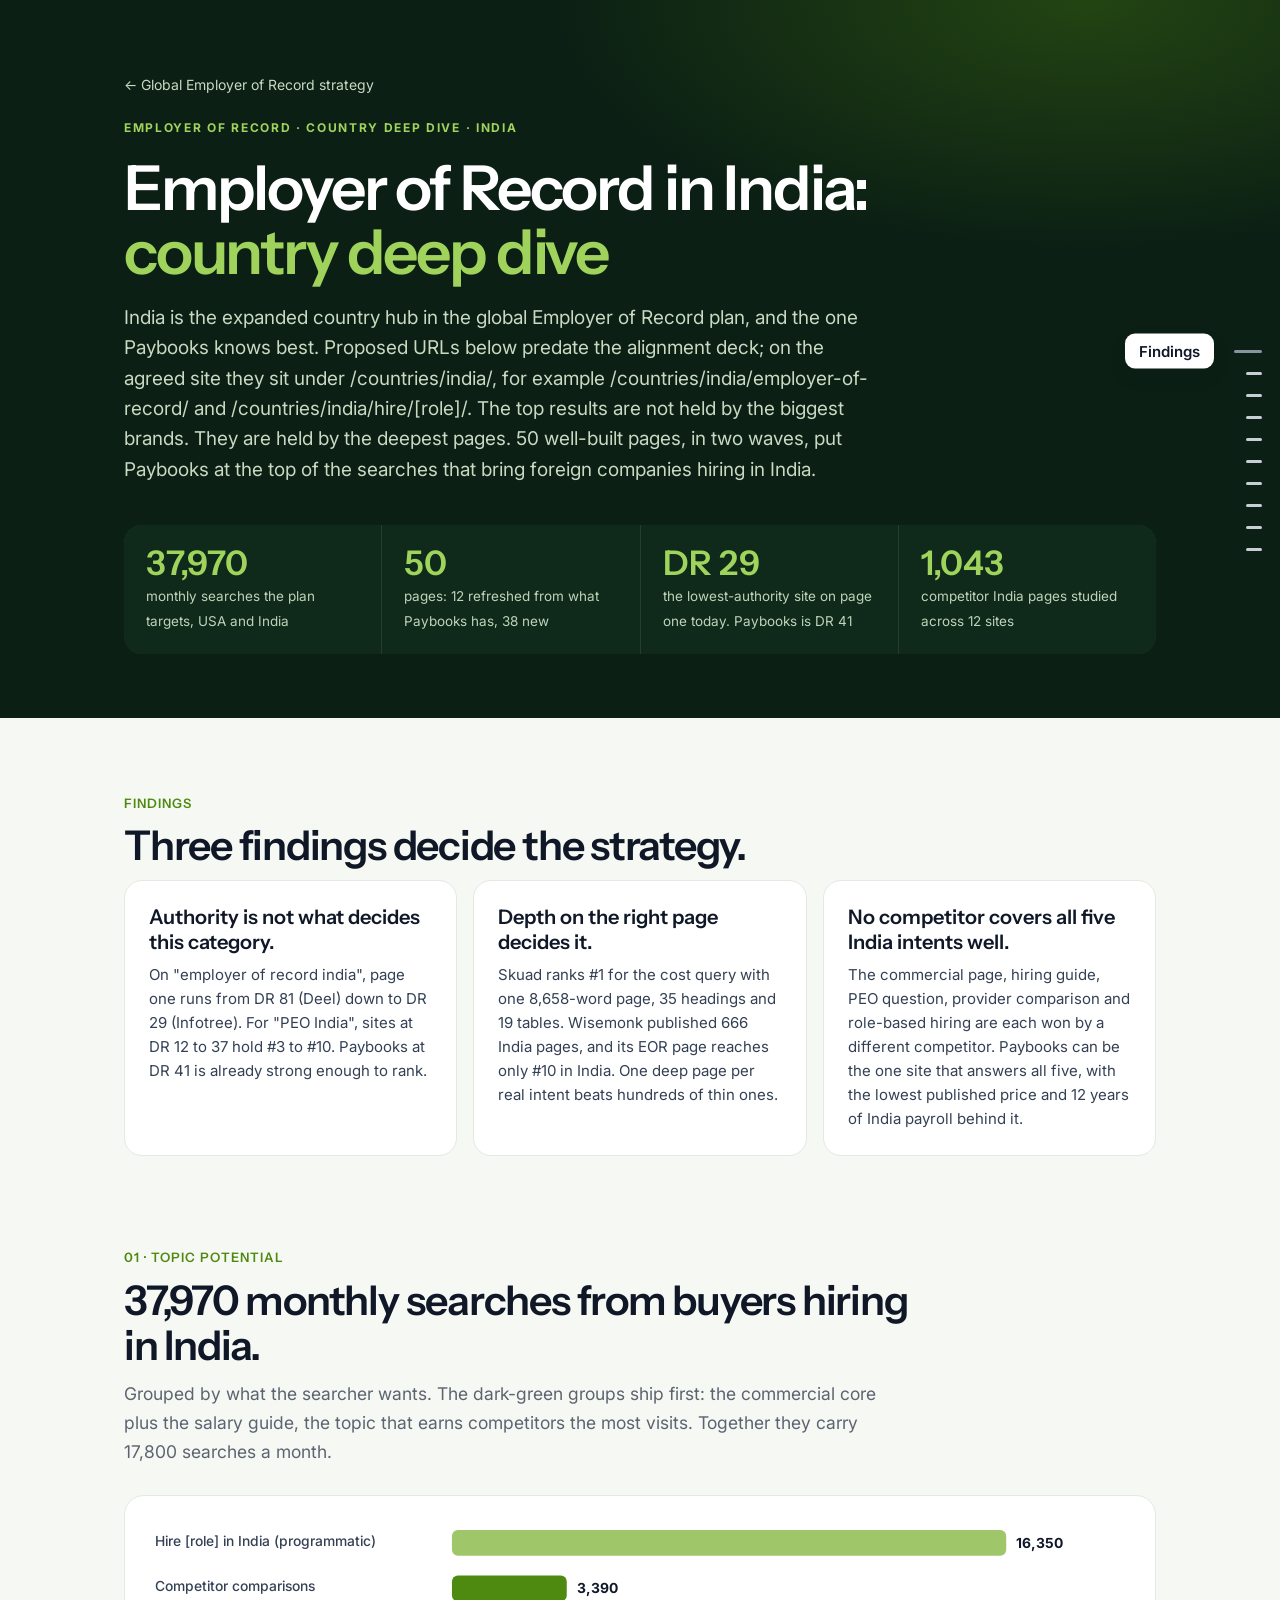
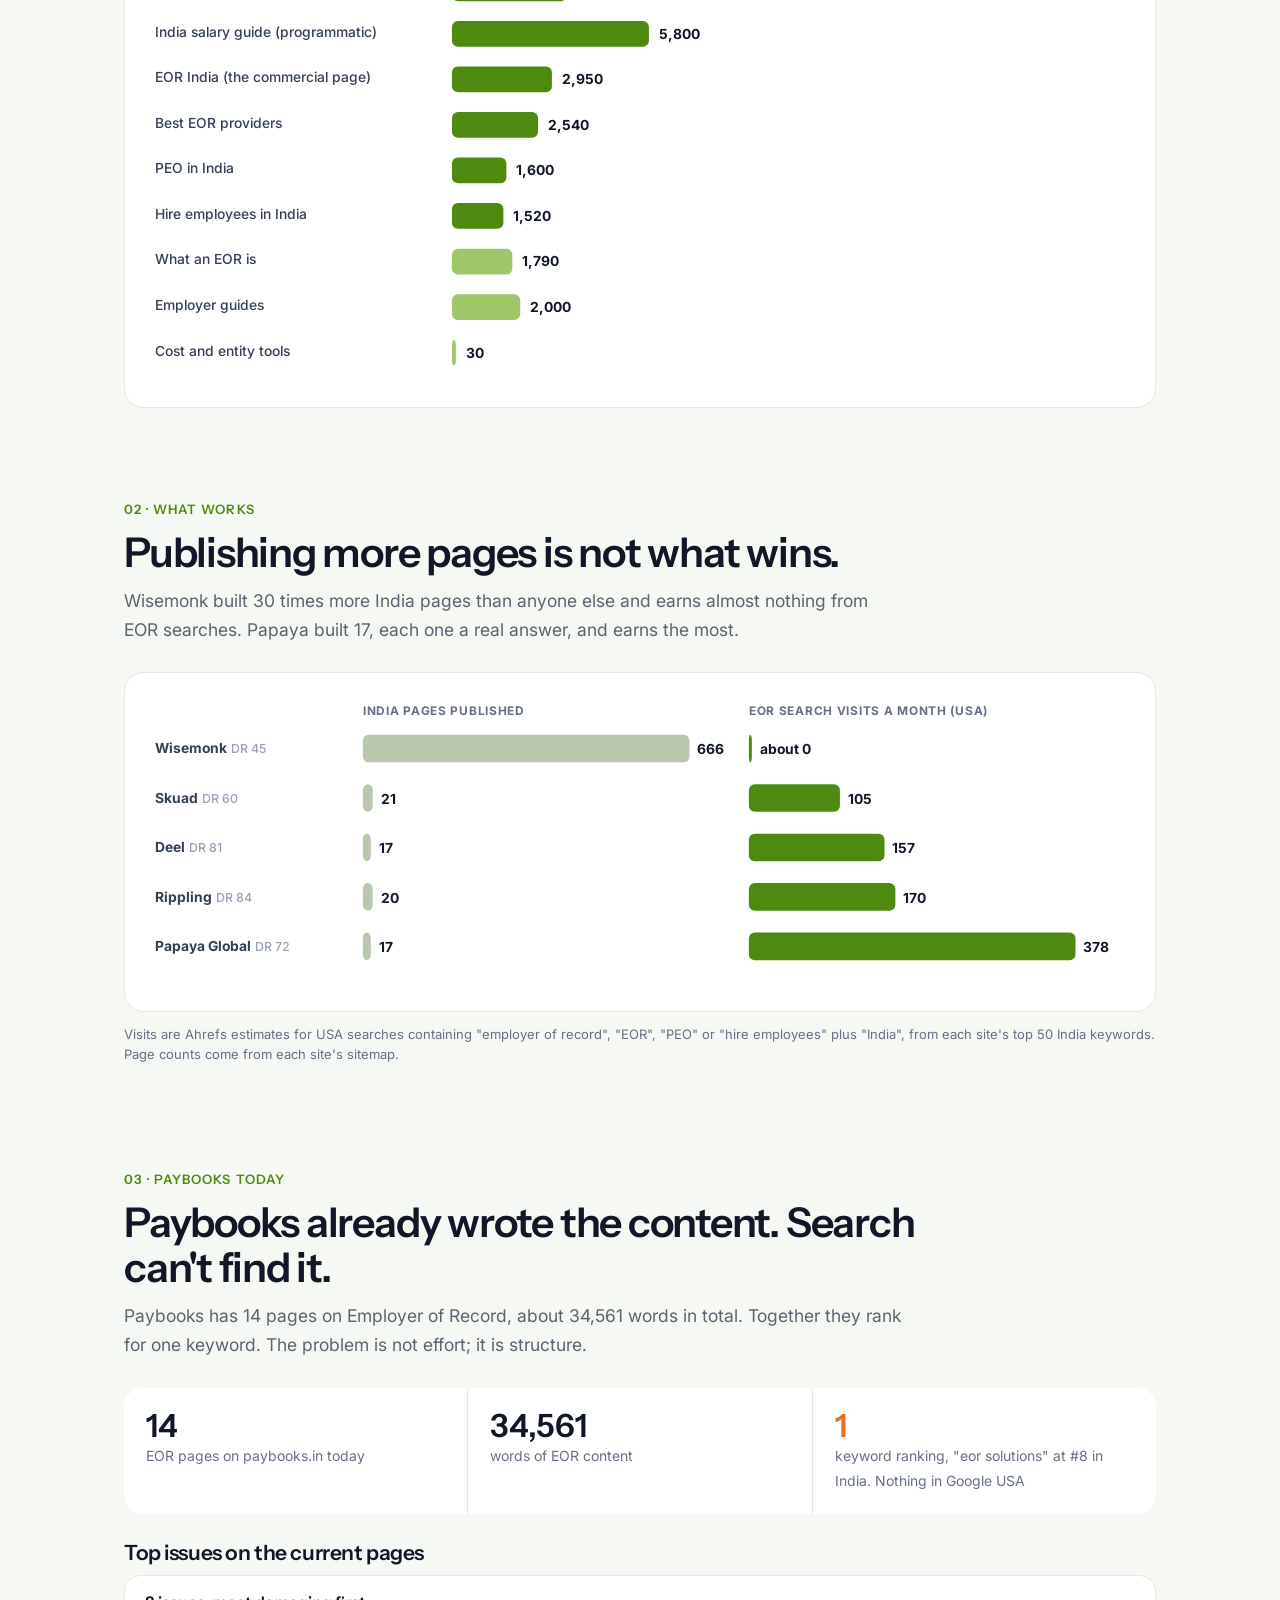
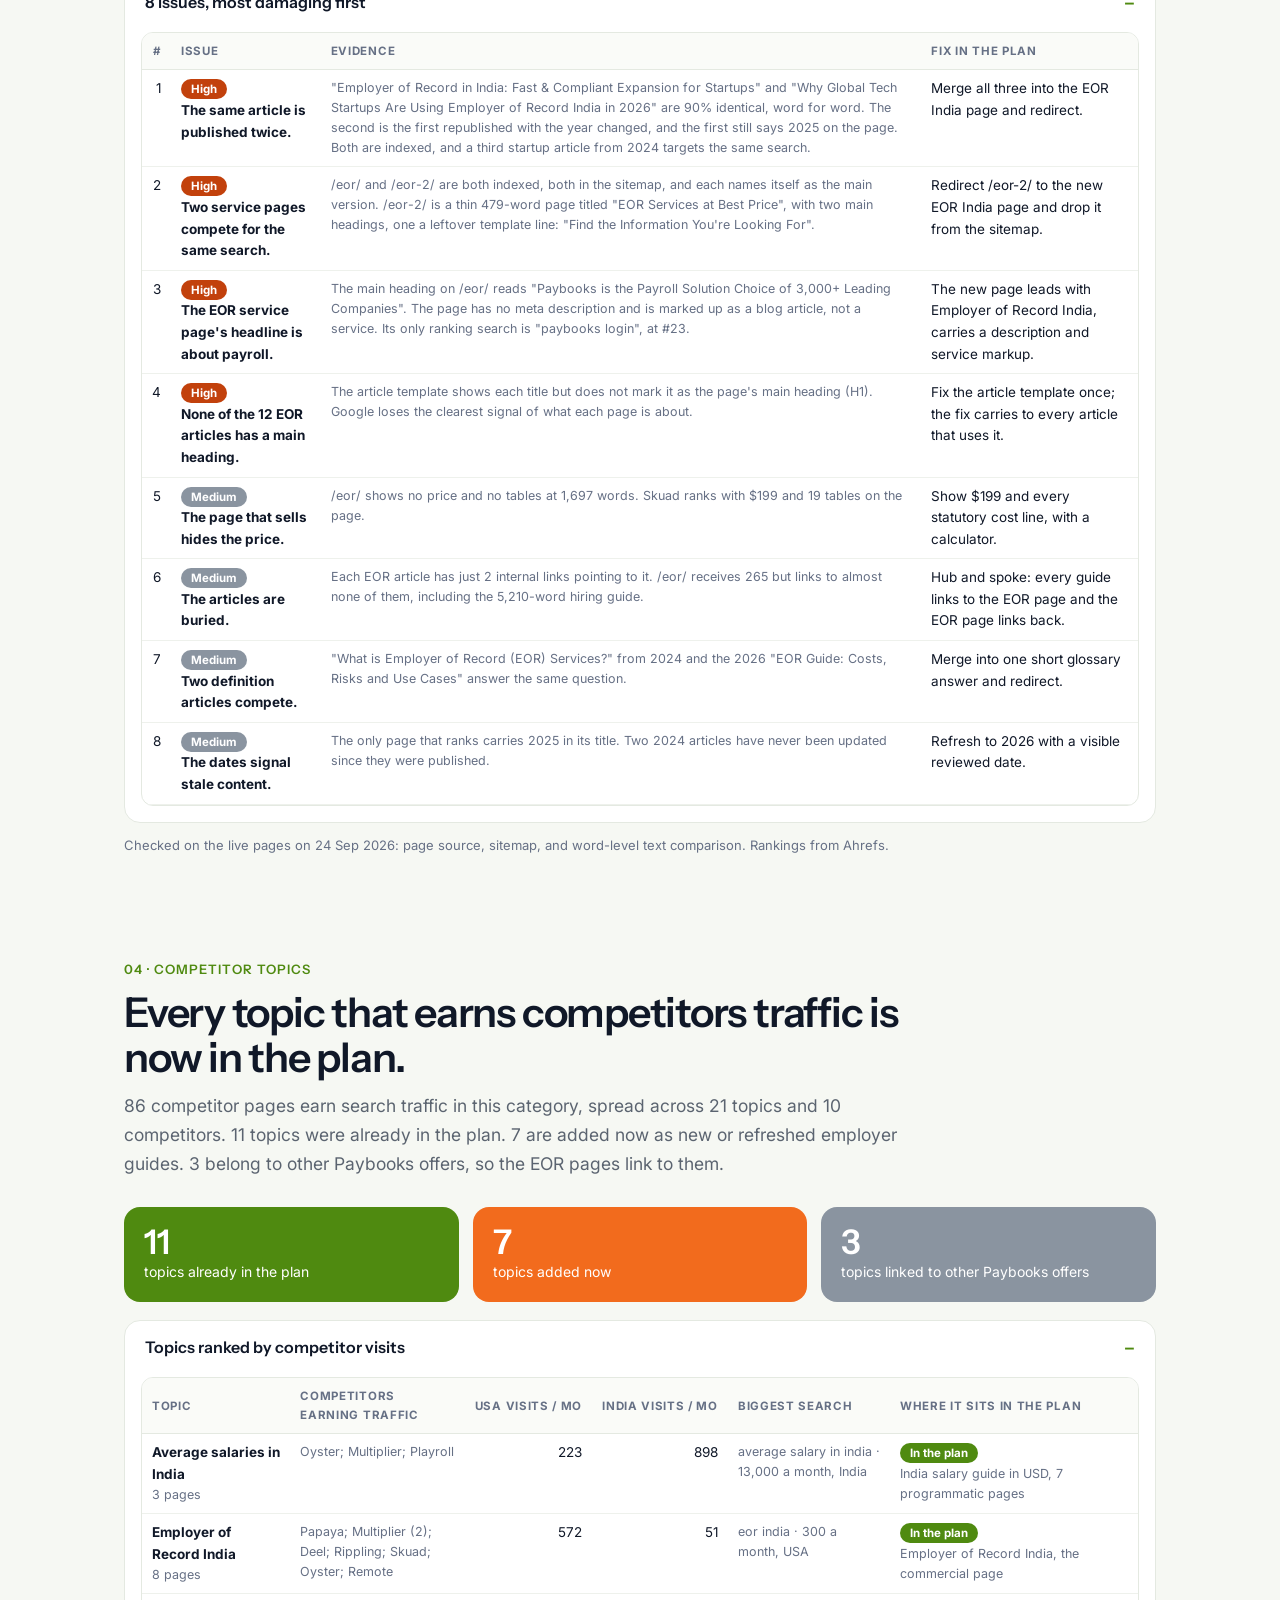
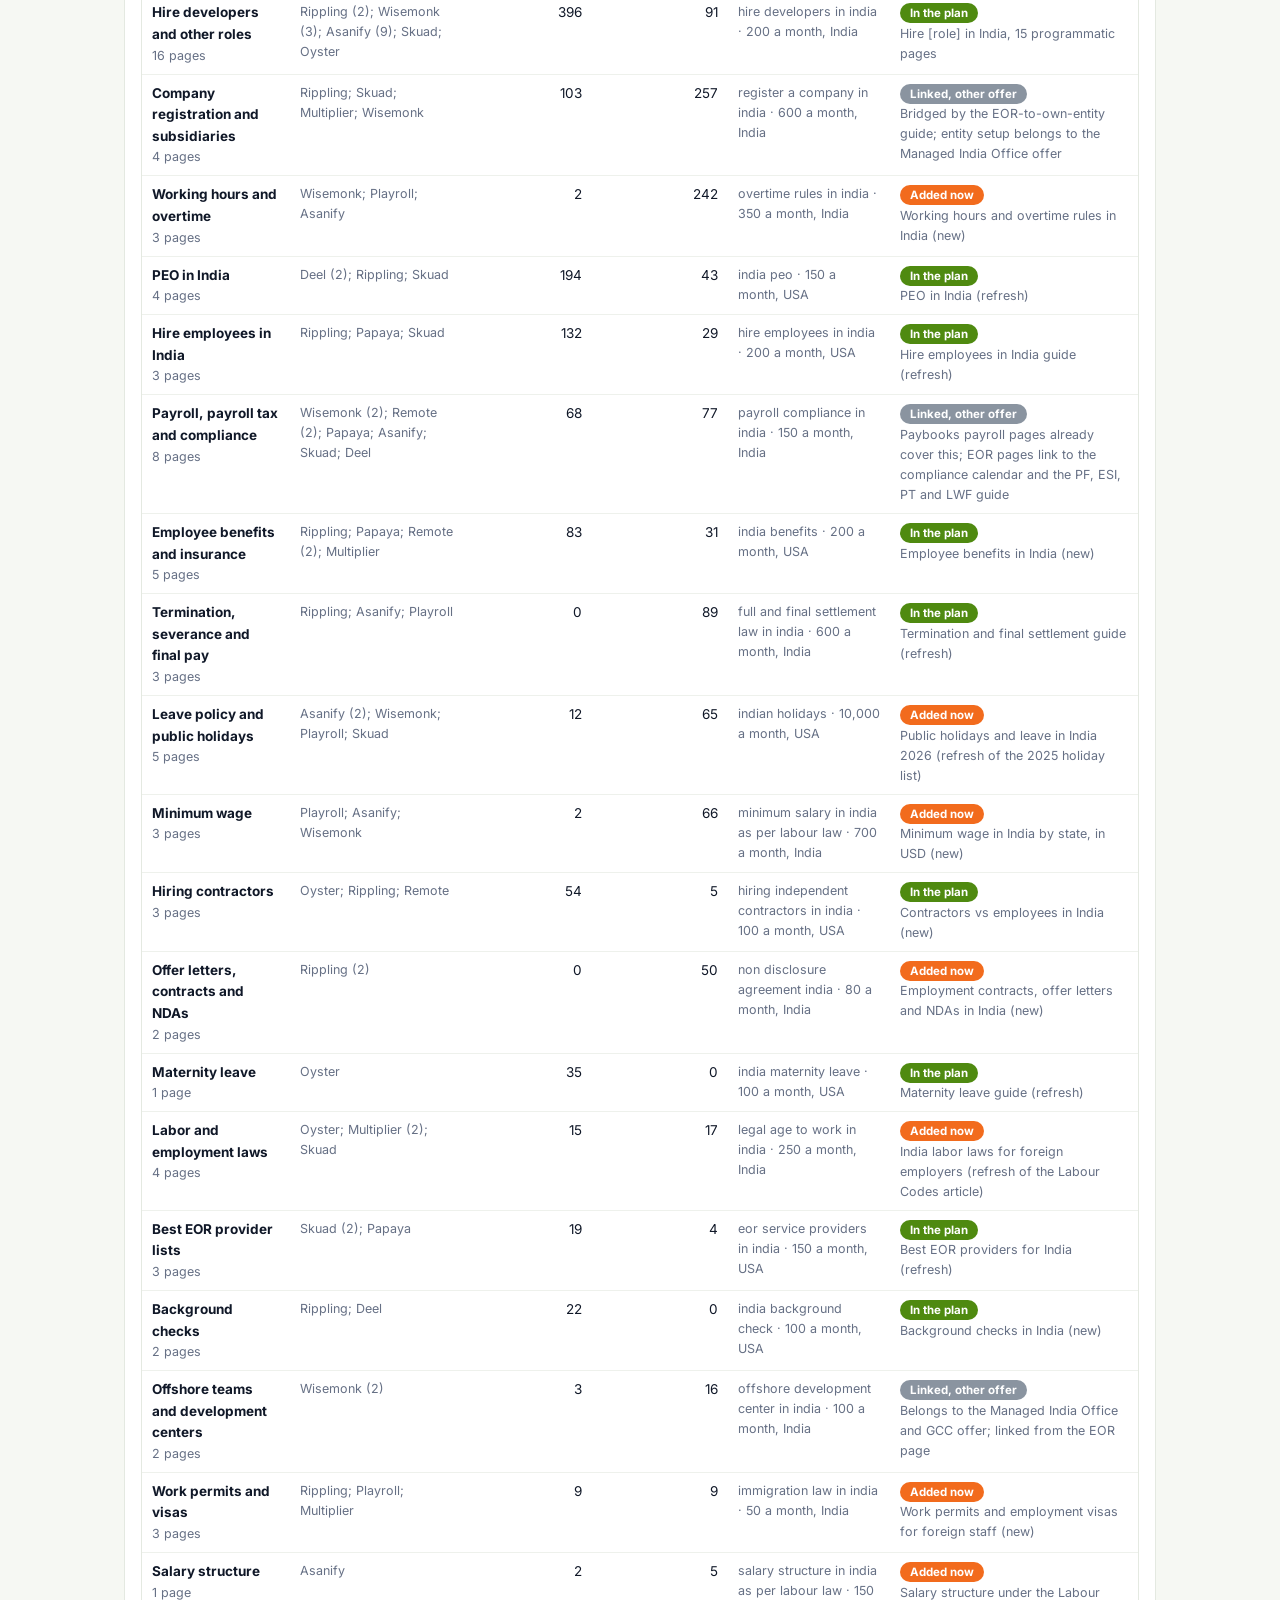
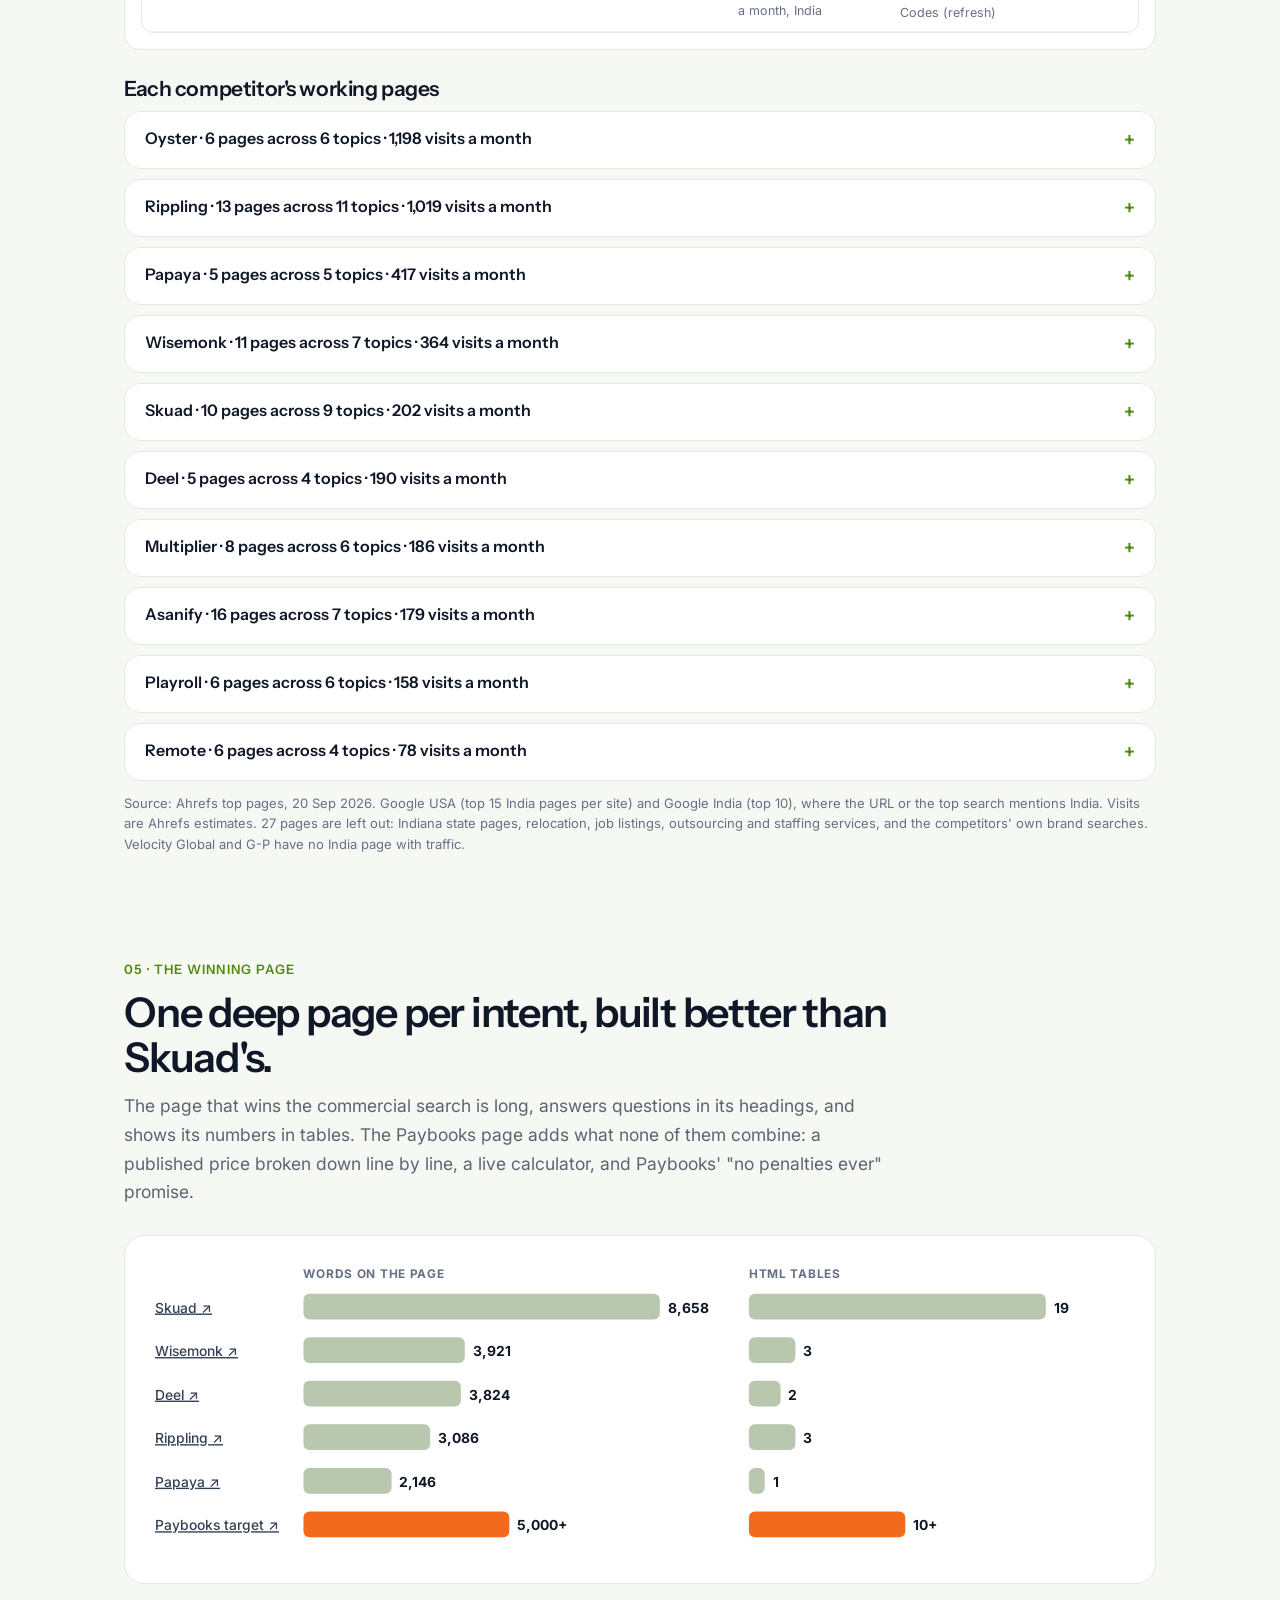
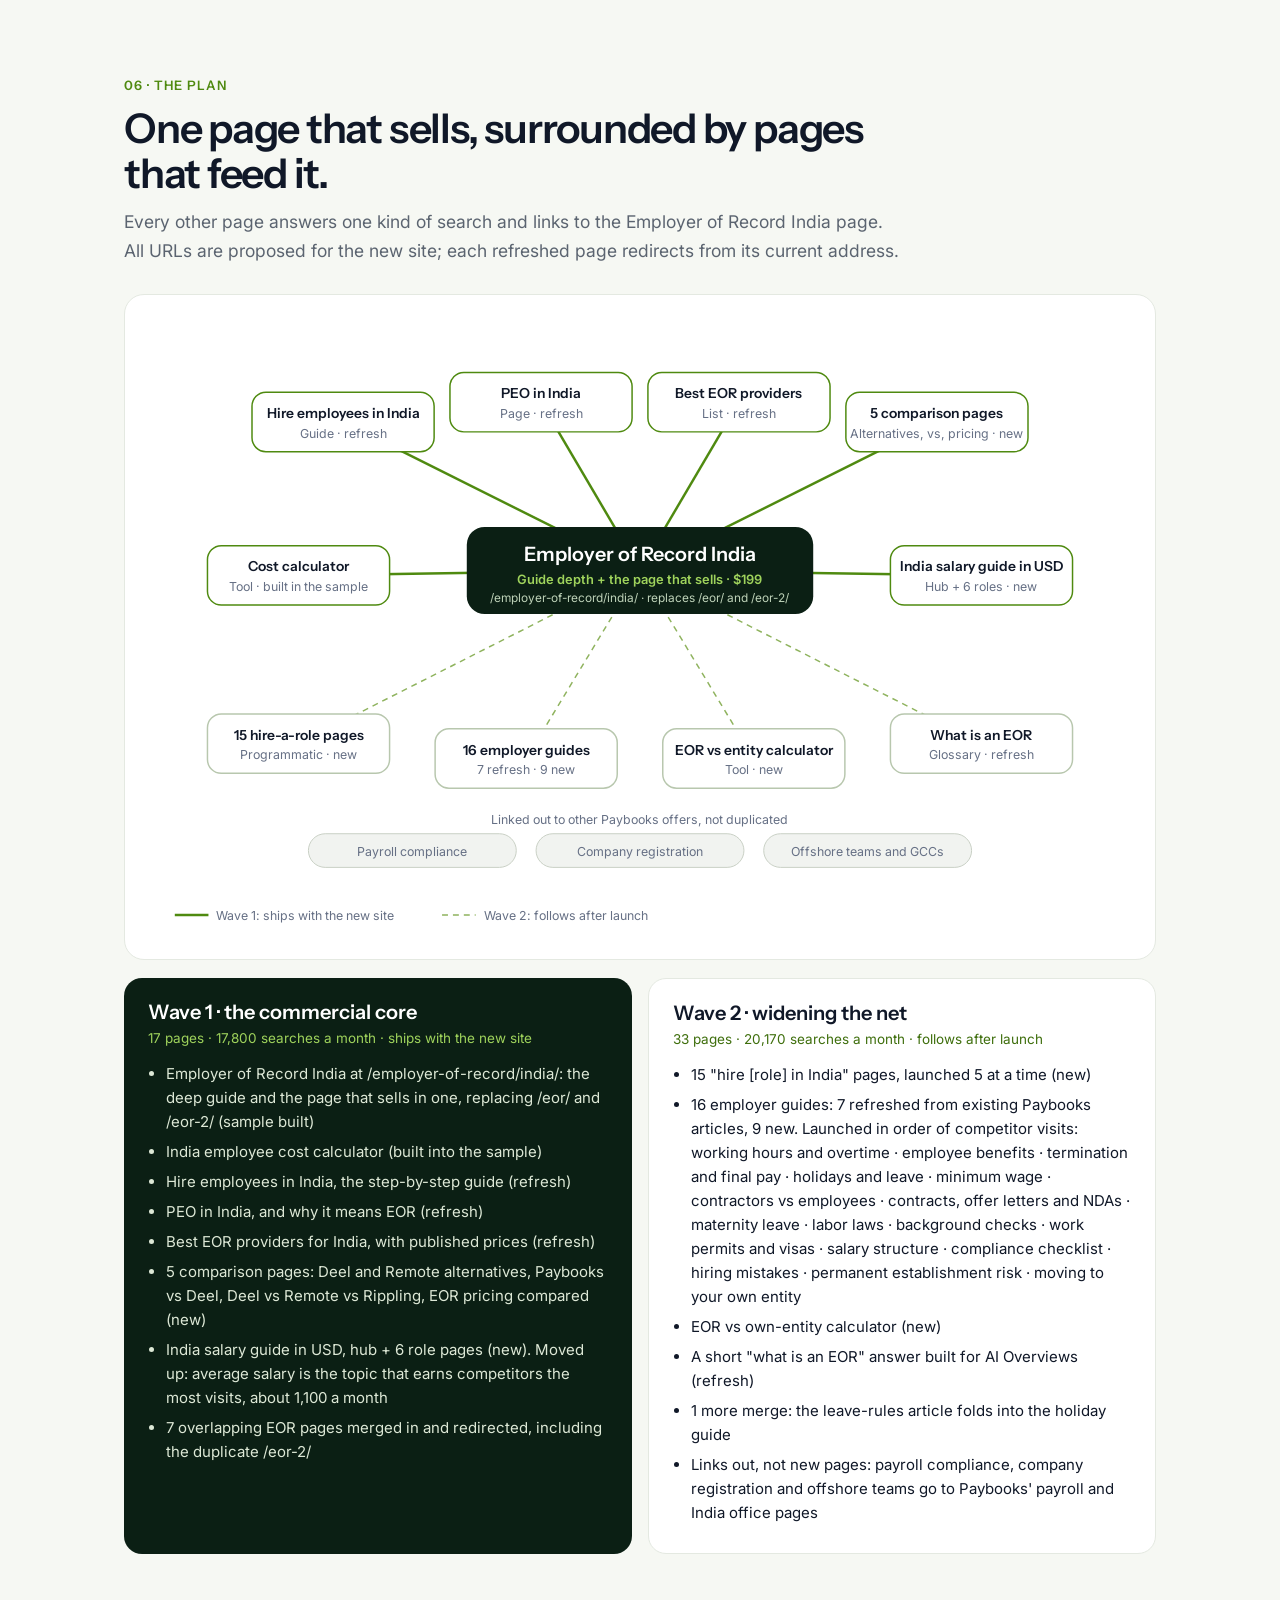
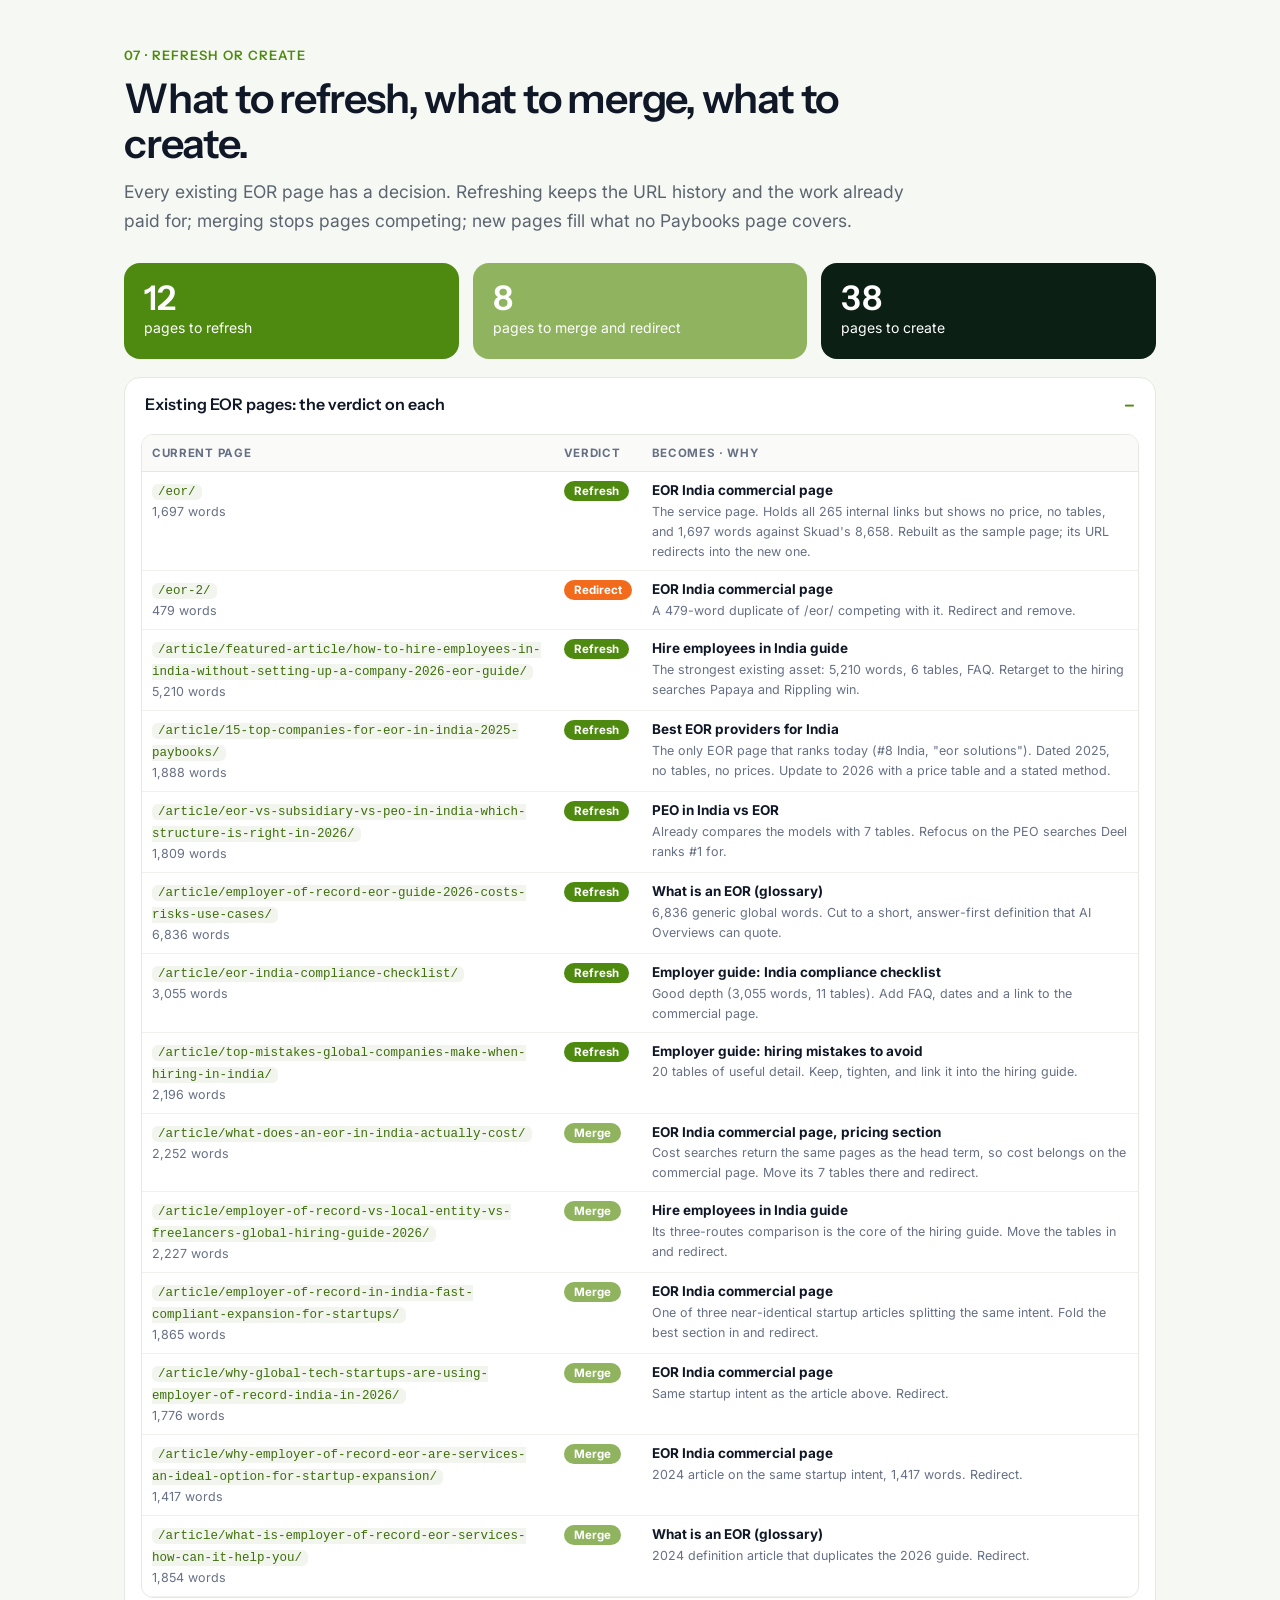
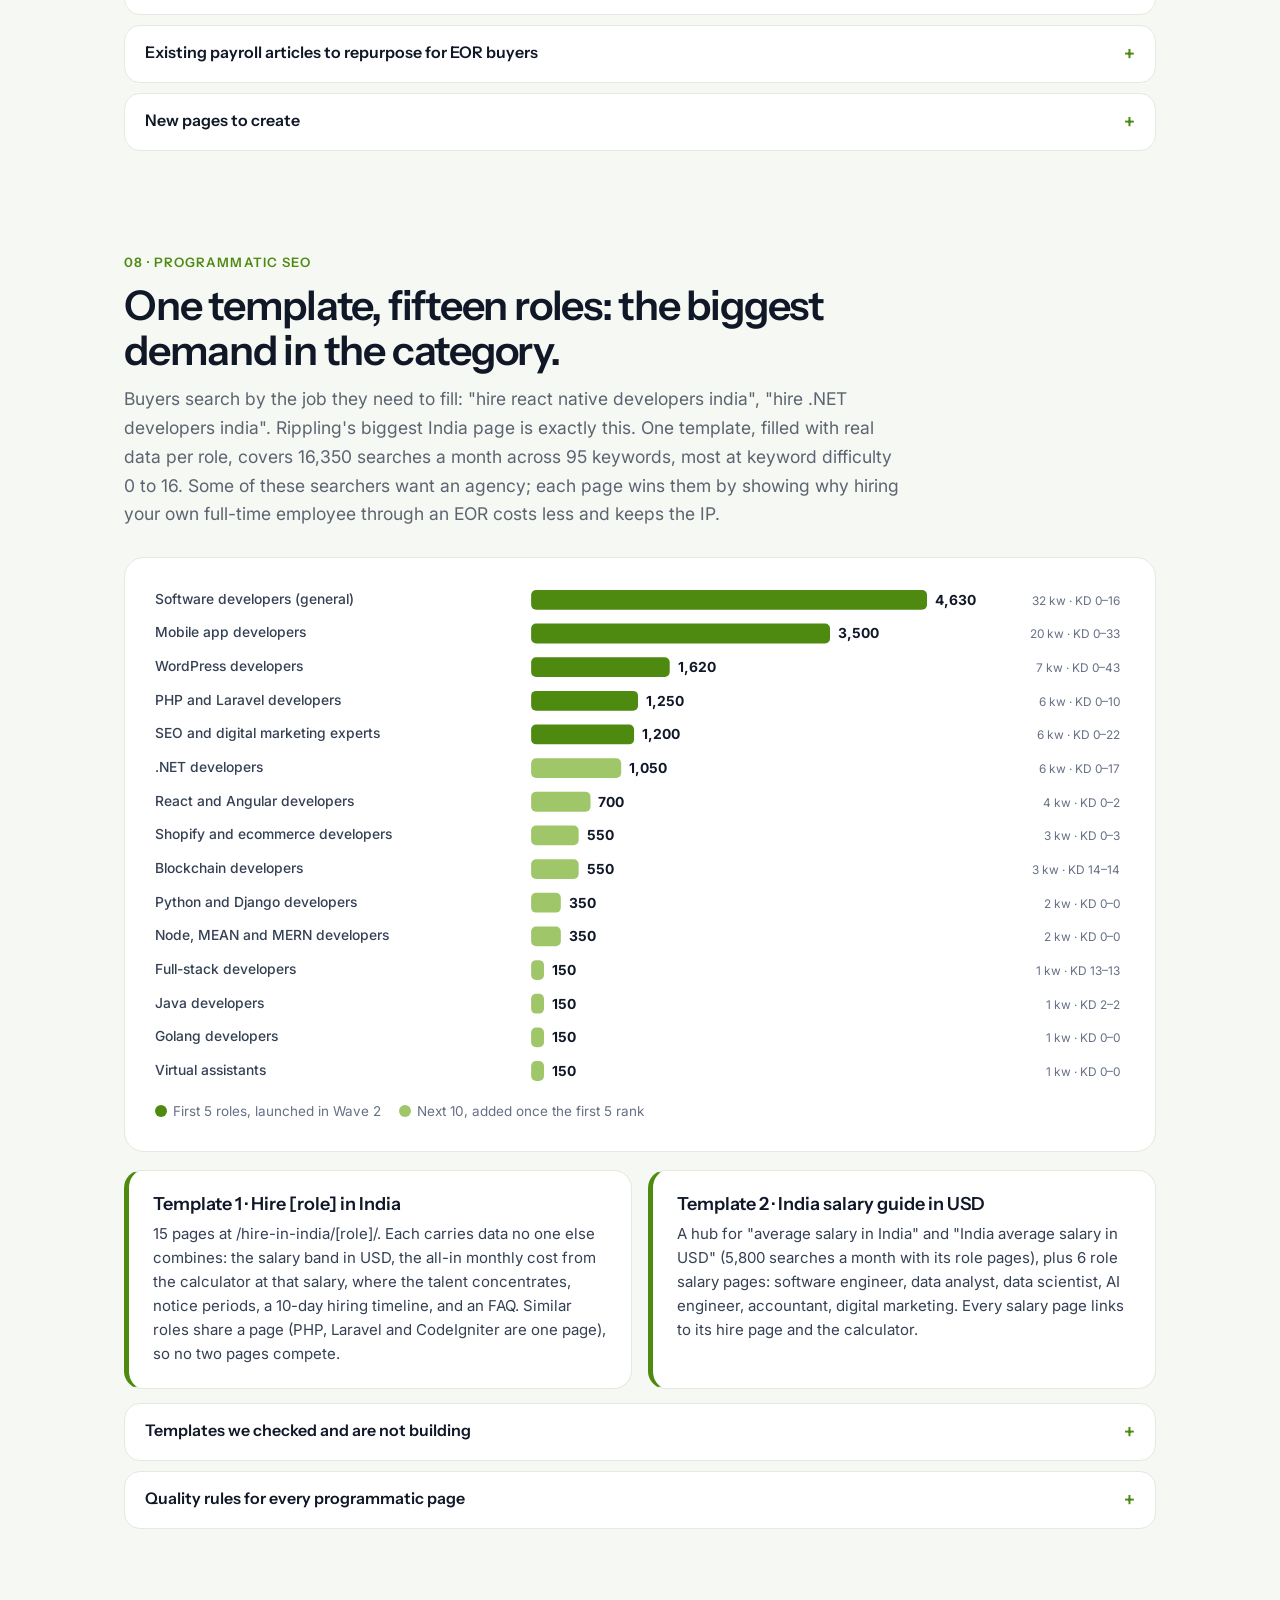
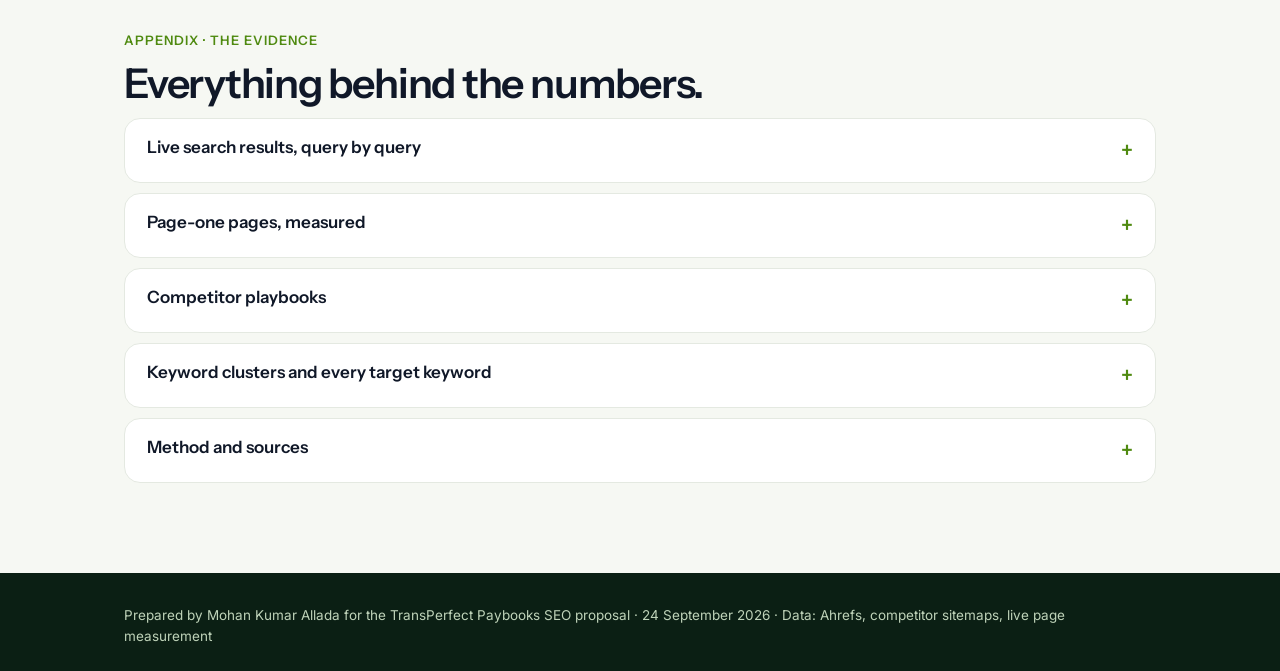
<file: strategy/india/index.html>
<!DOCTYPE html><html lang="en"><head><meta charset="utf-8"><meta name="viewport" content="width=device-width,initial-scale=1"><title>EOR India Deep Dive</title><meta name="robots" content="noindex,nofollow">
<link href="https://fonts.googleapis.com/css2?family=Instrument+Sans:wght@500;600;700&family=Inter:wght@400;500;600;700&display=swap" rel="stylesheet"><style>
:root{--ink:#101828;--ink2:#344054;--muted:#667085;--line:#E4E9E1;--bg:#F6F8F3;--green:#4F8A10;--g600:#3E6E0C;--g100:#E9F3DC;--forest:#0B1F14;--lime:#9FD35C;--orange:#F26B1D;--o100:#FDEBDD}
*{box-sizing:border-box}html{scroll-behavior:smooth}body{margin:0;background:var(--bg);color:var(--ink);font:16px/1.6 Inter,system-ui,sans-serif}
.wrap{max-width:1080px;margin:0 auto;padding:0 24px}
.hero{background:radial-gradient(900px 420px at 85% 0%,rgba(79,138,16,.35),transparent 60%),var(--forest);color:#fff;padding:72px 0 64px}
.eyebrow{font:700 12px/1 Inter;letter-spacing:.14em;text-transform:uppercase;color:var(--lime)}
.hero h1{font:600 clamp(40px,5vw,62px)/1.04 "Instrument Sans",sans-serif;letter-spacing:-.035em;margin:16px 0 18px;max-width:880px}
.hero h1 em{font-style:normal;color:var(--lime)}.hero p.sub{font-size:19px;color:#C9D9C2;max-width:760px;margin:0}
.kp{display:grid;grid-template-columns:repeat(4,1fr);gap:1px;background:rgba(255,255,255,.12);border-radius:18px;overflow:hidden;margin-top:40px}
.kp div{background:#0F2A1B;padding:20px 22px}.kp b{display:block;font:600 34px/1.1 "Instrument Sans";color:var(--lime)}.kp span{font-size:13.5px;color:#BFD3B9}
.toc{position:fixed;right:18px;top:50%;transform:translateY(-50%);z-index:30;display:flex;flex-direction:column;align-items:flex-end;gap:2px}
.toc a{position:relative;display:flex;align-items:center;justify-content:flex-end;width:40px;height:20px;text-decoration:none}
.toc a::after{content:"";display:block;width:16px;height:3px;border-radius:2px;background:#C9CED6;transition:width .2s,background .2s}
.toc a:hover::after{width:24px;background:#8A94A0}
.toc a.on::after{width:28px;background:#8A94A0}
.toc a span{position:absolute;right:48px;top:50%;transform:translate(6px,-50%);opacity:0;pointer-events:none;white-space:nowrap;background:#fff;color:var(--ink);font:500 15px Inter,sans-serif;padding:8px 14px;border-radius:10px;box-shadow:0 8px 24px -8px rgba(20,26,31,.22),0 1px 2px rgba(20,26,31,.06);transition:opacity .15s,transform .15s}
.toc a:hover span,.toc a:focus-visible span,.toc a.on span{opacity:1;transform:translate(0,-50%)}.toc a.on span{font-weight:600}
@media(max-width:900px){.toc{display:none}}
section{padding:72px 0 16px}.num{font:600 13px "Instrument Sans";color:var(--green);letter-spacing:.08em}
h2{font:600 clamp(30px,3.2vw,44px)/1.1 "Instrument Sans",sans-serif;letter-spacing:-.03em;margin:8px 0 12px;max-width:820px}
.lead{font-size:17.5px;line-height:1.65;color:#5B6470;max-width:780px;margin:0 0 28px}
.take{display:grid;grid-template-columns:repeat(3,1fr);gap:16px}.take div{background:#fff;border:1px solid var(--line);border-radius:18px;padding:24px}
.take i{font:600 13px "Instrument Sans";font-style:normal;color:#fff;background:var(--green);border-radius:8px;padding:3px 9px}.take b{display:block;font:600 20px/1.25 "Instrument Sans";margin:0 0 8px}.take p{margin:0;color:var(--ink2);font-size:15px}
.panel{background:#fff;border:1px solid var(--line);border-radius:20px;padding:28px 30px}
.chart{width:100%;height:auto;display:block}.chart .lb{font:500 14px Inter;fill:#344054}.chart .vl{font:700 14px Inter;fill:#101828}.chart .ax{font:12px Inter;fill:#667085}
.chart .hd{font:700 12px Inter;fill:#667085;letter-spacing:.06em;text-transform:uppercase}.chart .gl{stroke:#E4E9E1;stroke-width:1}.chart .pbl{font:700 13px Inter;fill:#0B1F14}.chart .mutt{fill:#98A2B3;font-size:12.5px}
.map .nt{font:600 14px "Instrument Sans";fill:#101828}.map .ns{font:12.5px Inter;fill:#667085}.map .ht{font:600 20px "Instrument Sans";fill:#fff}.map .hs{font:600 13px Inter;fill:#9FD35C}.map .hs2{font:12px Inter;fill:#BFD3B9}
.callout{display:flex;gap:18px;align-items:flex-start;background:var(--g100);border-radius:16px;padding:18px 22px;margin-top:18px}.callout b{font:600 28px/1 "Instrument Sans";color:var(--g600);white-space:nowrap}.callout p{margin:0;color:var(--ink2);font-size:15px}
.legend{display:flex;gap:18px;flex-wrap:wrap;font-size:13.5px;color:var(--muted);margin-top:10px}.legend span::before{content:"";display:inline-block;width:12px;height:12px;border-radius:50%;margin-right:6px;vertical-align:-1px;background:var(--c)}
.two{display:grid;grid-template-columns:1fr 1fr;gap:16px}.card{background:#fff;border:1px solid var(--line);border-radius:18px;padding:22px 24px}.card b{display:block;font:600 18px/1.3 "Instrument Sans";margin-bottom:6px}.card p{margin:0;font-size:15px;color:var(--ink2)}
.card.acc{border-left:5px solid var(--green)}
.subh{margin:26px 0 10px;font:600 21px "Instrument Sans";letter-spacing:-.02em}
.waves{display:grid;grid-template-columns:1fr 1fr;gap:16px;margin-top:18px}.wave{border-radius:18px;padding:22px 24px}.wave.w1{background:var(--forest);color:#fff}.wave.w2{background:#fff;border:1px solid var(--line)}
.wave h3{margin:0 0 4px;font:600 20px "Instrument Sans"}.wave .m{font-size:13.5px;margin-bottom:12px}.wave.w1 .m{color:var(--lime)}.wave.w2 .m{color:var(--g600)}
.wave ul{margin:0;padding-left:18px}.wave li{margin:6px 0;font-size:15px}.wave.w1 li{color:#DDE8D6}
.asks{counter-reset:a;list-style:none;padding:0;margin:0;display:grid;gap:10px}.asks li{counter-increment:a;background:#fff;border:1px solid var(--line);border-radius:14px;padding:16px 18px 16px 58px;position:relative;font-size:15.5px}
.asks li::before{content:counter(a);position:absolute;left:18px;top:14px;width:28px;height:28px;border-radius:50%;background:var(--orange);color:#fff;font:600 14px/28px "Instrument Sans";text-align:center}.asks b{display:block}
.blk{background:#fff;border:1px solid var(--line);border-radius:16px;margin:10px 0}.blk>summary{cursor:pointer;list-style:none;padding:16px 20px;font:600 16px "Instrument Sans";display:flex;justify-content:space-between}.blk>summary::-webkit-details-marker{display:none}.blk>summary::after{content:"+";color:var(--green);font-size:20px}.blk[open]>summary::after{content:"−"}.blk .tw,.blk .note{margin:0 16px 16px}
.appx{padding-bottom:40px}.appx>details{background:#fff;border:1px solid var(--line);border-radius:16px;margin:10px 0}.appx>details>summary{cursor:pointer;list-style:none;padding:18px 22px;font:600 17px "Instrument Sans";display:flex;justify-content:space-between}
.appx>details>summary::-webkit-details-marker{display:none}.appx>details>summary::after{content:"+";color:var(--green);font-size:22px}.appx>details[open]>summary::after{content:"−"}.appx .in{padding:0 22px 22px}
table{width:100%;border-collapse:collapse;font-size:13.5px}th{text-align:left;font-size:11.5px;letter-spacing:.06em;text-transform:uppercase;color:var(--muted);padding:9px 10px;border-bottom:1px solid var(--line);background:#FAFBF8}
td{padding:8px 10px;border-bottom:1px solid #EEF1EC;vertical-align:top}.n{text-align:right;white-space:nowrap}.tw{overflow-x:auto;border:1px solid var(--line);border-radius:12px;background:#fff}tr.me td{background:var(--g100);font-weight:600}
.mut{color:var(--muted);font-size:12.5px}code{font-size:12.5px;background:#F2F5EE;border-radius:6px;padding:1px 6px;color:var(--g600)}
details.topic{border:1px solid var(--line);border-radius:12px;margin:8px 0;background:#FCFDFB}details.topic>summary{cursor:pointer;list-style:none;display:flex;gap:10px;align-items:center;padding:12px 14px;flex-wrap:wrap}
details.topic>summary::-webkit-details-marker{display:none}.tt{font-weight:600}.cnt{margin-left:auto;font-size:12.5px;color:var(--muted)}.tag{font-size:11px;font-weight:700;border-radius:999px;padding:3px 9px}.tag.lp{background:var(--g100);color:var(--g600)}.tag.x{background:#F2F4F7;color:#475467}
.tbody{padding:0 14px 14px}.cl3{display:grid;grid-template-columns:repeat(3,1fr);gap:14px}.cl3 h4{margin:0 0 6px;font:600 13.5px "Instrument Sans"}.cl3 p{margin:0 0 6px;font-size:13.5px;color:var(--ink2)}
details.inner{border:1px dashed var(--line);border-radius:10px;margin-top:6px}details.inner>summary{cursor:pointer;padding:9px 12px;font-weight:600;color:var(--g600);font-size:13.5px}details.inner .tw{margin:0 10px 10px}
.pbs{display:grid;grid-template-columns:1fr 1fr;gap:10px}.pb{border:1px solid var(--line);border-radius:12px;padding:14px 16px}.pb p{margin:6px 0 0;font-size:13.5px;color:var(--ink2)}.pbh{display:flex;gap:8px;align-items:center;flex-wrap:wrap}.pbh b{font:600 15px "Instrument Sans"}.dr{font-size:12px;color:var(--muted)}.pill{margin-left:auto;font-size:11px;font-weight:700;background:var(--o100);color:#B54708;border-radius:999px;padding:2px 8px}
.note{font-size:13px;color:var(--muted);margin-top:12px}
.vt{display:inline-block;font:700 11.5px Inter;color:#fff;background:var(--c);border-radius:999px;padding:3px 10px}
.big3{display:grid;grid-template-columns:repeat(3,1fr);gap:1px;background:var(--line);border-radius:18px;overflow:hidden;margin-bottom:18px}.big3 div{background:#fff;padding:20px 22px}.big3 b{display:block;font:600 32px/1.1 "Instrument Sans";color:var(--ink)}.big3 span{font-size:14px;color:var(--muted)}.big3 .bad b{color:var(--orange)}
.rc{display:grid;grid-template-columns:repeat(3,1fr);gap:14px;margin-bottom:18px}.rc div{border-radius:16px;padding:18px 20px;color:#fff}.rc b{display:block;font:600 34px/1 "Instrument Sans"}.rc span{font-size:14px}
footer{background:var(--forest);color:#BFD3B9;padding:32px 0;font-size:13.5px;margin-top:40px}
@media(max-width:820px){.big3,.rc,.kp,.take,.two,.waves,.cl3,.pbs{grid-template-columns:1fr}.panel{padding:18px}}
@media(max-width:700px){.tw table{min-width:640px}svg.chart{min-width:620px}*:has(> svg.chart){overflow-x:auto;-webkit-overflow-scrolling:touch}}
.lnk{text-decoration:underline;text-decoration-color:#9AA3AF;cursor:pointer}a:hover .lnk{fill:#F26B1D}
</style></head><body>
<header class="hero"><div class="wrap"><a href="../" style="display:inline-block;margin-bottom:18px;color:#C9D9C2;font-size:14px;text-decoration:none">← Global Employer of Record strategy</a><br><span class="eyebrow">Employer of Record · Country deep dive · India</span>
<h1>Employer of Record in India: <em>country deep dive</em></h1>
<p class="sub">India is the expanded country hub in the global Employer of Record plan, and the one Paybooks knows best. Proposed URLs below predate the alignment deck; on the agreed site they sit under /countries/india/, for example /countries/india/employer-of-record/ and /countries/india/hire/[role]/. The top results are not held by the biggest brands. They are held by the deepest pages. 50 well-built pages, in two waves, put Paybooks at the top of the searches that bring foreign companies hiring in India.</p>
<div class="kp"><div><b>37,970</b><span>monthly searches the plan targets, USA and India</span></div><div><b>50</b><span>pages: 12 refreshed from what Paybooks has, 38 new</span></div>
<div><b>DR 29</b><span>the lowest-authority site on page one today. Paybooks is DR 41</span></div><div><b>1,043</b><span>competitor India pages studied across 12 sites</span></div></div></div></header>
<nav class="toc" aria-label="Sections"><a href="#answer" aria-label="Findings"><span>Findings</span></a><a href="#prize" aria-label="Topic potential"><span>Topic potential</span></a><a href="#lesson" aria-label="What works"><span>What works</span></a><a href="#today" aria-label="Paybooks today"><span>Paybooks today</span></a><a href="#topics" aria-label="Competitor topics"><span>Competitor topics</span></a><a href="#page" aria-label="The winning page"><span>The winning page</span></a><a href="#plan" aria-label="The plan"><span>The plan</span></a><a href="#build" aria-label="Refresh or create"><span>Refresh or create</span></a><a href="#pseo" aria-label="Programmatic SEO"><span>Programmatic SEO</span></a><a href="#appendix" aria-label="Evidence"><span>Evidence</span></a></nav>
<main class="wrap">
<section id="answer"><span class="num">FINDINGS</span><h2>Three findings decide the strategy.</h2>
<div class="take"><div><b>Authority is not what decides this category.</b><p>On "employer of record india", page one runs from DR 81 (Deel) down to DR 29 (Infotree). For "PEO India", sites at DR 12 to 37 hold #3 to #10. Paybooks at DR 41 is already strong enough to rank.</p></div>
<div><b>Depth on the right page decides it.</b><p>Skuad ranks #1 for the cost query with one 8,658-word page, 35 headings and 19 tables. Wisemonk published 666 India pages, and its EOR page reaches only #10 in India. One deep page per real intent beats hundreds of thin ones.</p></div>
<div><b>No competitor covers all five India intents well.</b><p>The commercial page, hiring guide, PEO question, provider comparison and role-based hiring are each won by a different competitor. Paybooks can be the one site that answers all five, with the lowest published price and 12 years of India payroll behind it.</p></div></div></section>

<section id="prize"><span class="num">01 · TOPIC POTENTIAL</span><h2>37,970 monthly searches from buyers hiring in India.</h2><p class="lead">Grouped by what the searcher wants. The dark-green groups ship first: the commercial core plus the salary guide, the topic that earns competitors the most visits. Together they carry 17,800 searches a month.</p>
<div class="panel"><svg viewBox="0 0 980 460" class="chart" role="img" aria-label="Monthly searches by keyword cluster"><text x="0" y="22" class="lb">Hire [role] in India (programmatic)</text><rect x="300" y="6" width="560" height="26" rx="6" fill="#9FC76A"/><text x="870" y="24" class="vl">16,350</text><text x="0" y="68" class="lb">Competitor comparisons</text><rect x="300" y="52" width="116" height="26" rx="6" fill="#4F8A10"/><text x="426" y="70" class="vl">3,390</text><text x="0" y="114" class="lb">India salary guide (programmatic)</text><rect x="300" y="98" width="199" height="26" rx="6" fill="#4F8A10"/><text x="509" y="116" class="vl">5,800</text><text x="0" y="160" class="lb">EOR India (the commercial page)</text><rect x="300" y="144" width="101" height="26" rx="6" fill="#4F8A10"/><text x="411" y="162" class="vl">2,950</text><text x="0" y="206" class="lb">Best EOR providers</text><rect x="300" y="190" width="87" height="26" rx="6" fill="#4F8A10"/><text x="397" y="208" class="vl">2,540</text><text x="0" y="252" class="lb">PEO in India</text><rect x="300" y="236" width="55" height="26" rx="6" fill="#4F8A10"/><text x="365" y="254" class="vl">1,600</text><text x="0" y="298" class="lb">Hire employees in India</text><rect x="300" y="282" width="52" height="26" rx="6" fill="#4F8A10"/><text x="362" y="300" class="vl">1,520</text><text x="0" y="344" class="lb">What an EOR is</text><rect x="300" y="328" width="61" height="26" rx="6" fill="#9FC76A"/><text x="371" y="346" class="vl">1,790</text><text x="0" y="390" class="lb">Employer guides</text><rect x="300" y="374" width="69" height="26" rx="6" fill="#9FC76A"/><text x="379" y="392" class="vl">2,000</text><text x="0" y="436" class="lb">Cost and entity tools</text><rect x="300" y="420" width="4" height="26" rx="6" fill="#9FC76A"/><text x="314" y="438" class="vl">30</text></svg></div>
</section>



<section id="lesson"><span class="num">02 · WHAT WORKS</span><h2>Publishing more pages is not what wins.</h2><p class="lead">Wisemonk built 30 times more India pages than anyone else and earns almost nothing from EOR searches. Papaya built 17, each one a real answer, and earns the most.</p>
<div class="panel"><svg viewBox="0 0 980 284" class="chart" role="img" aria-label="India pages published versus EOR search visits"><text x="210" y="14" class="hd">India pages published</text><text x="600" y="14" class="hd">EOR search visits a month (USA)</text><text x="0" y="53" class="lb"><tspan font-weight="700">Wisemonk</tspan> <tspan class="mutt">DR 45</tspan></text><rect x="210" y="34" width="330" height="28" rx="6" fill="#B8C7AE"/><text x="548" y="54" class="vl">666</text><rect x="600" y="34" width="3" height="28" rx="6" fill="#4F8A10"/><text x="611" y="54" class="vl">about 0</text><text x="0" y="103" class="lb"><tspan font-weight="700">Skuad</tspan> <tspan class="mutt">DR 60</tspan></text><rect x="210" y="84" width="10" height="28" rx="6" fill="#B8C7AE"/><text x="228" y="104" class="vl">21</text><rect x="600" y="84" width="92" height="28" rx="6" fill="#4F8A10"/><text x="700" y="104" class="vl">105</text><text x="0" y="153" class="lb"><tspan font-weight="700">Deel</tspan> <tspan class="mutt">DR 81</tspan></text><rect x="210" y="134" width="8" height="28" rx="6" fill="#B8C7AE"/><text x="226" y="154" class="vl">17</text><rect x="600" y="134" width="137" height="28" rx="6" fill="#4F8A10"/><text x="745" y="154" class="vl">157</text><text x="0" y="203" class="lb"><tspan font-weight="700">Rippling</tspan> <tspan class="mutt">DR 84</tspan></text><rect x="210" y="184" width="10" height="28" rx="6" fill="#B8C7AE"/><text x="228" y="204" class="vl">20</text><rect x="600" y="184" width="148" height="28" rx="6" fill="#4F8A10"/><text x="756" y="204" class="vl">170</text><text x="0" y="253" class="lb"><tspan font-weight="700">Papaya Global</tspan> <tspan class="mutt">DR 72</tspan></text><rect x="210" y="234" width="8" height="28" rx="6" fill="#B8C7AE"/><text x="226" y="254" class="vl">17</text><rect x="600" y="234" width="330" height="28" rx="6" fill="#4F8A10"/><text x="938" y="254" class="vl">378</text></svg></div><p class="note">Visits are Ahrefs estimates for USA searches containing "employer of record", "EOR", "PEO" or "hire employees" plus "India", from each site's top 50 India keywords. Page counts come from each site's sitemap.</p></section>

<section id="today"><span class="num">03 · PAYBOOKS TODAY</span><h2>Paybooks already wrote the content. Search can't find it.</h2>
<p class="lead">Paybooks has 14 pages on Employer of Record, about 34,561 words in total. Together they rank for one keyword. The problem is not effort; it is structure.</p>
<div class="big3"><div><b>14</b><span>EOR pages on paybooks.in today</span></div><div><b>34,561</b><span>words of EOR content</span></div><div class="bad"><b>1</b><span>keyword ranking, "eor solutions" at #8 in India. Nothing in Google USA</span></div></div>
<h3 class="subh">Top issues on the current pages</h3>
<details class="blk" open><summary>8 issues, most damaging first</summary><div class="tw"><table><thead><tr><th class="n">#</th><th>Issue</th><th>Evidence</th><th>Fix in the plan</th></tr></thead><tbody><tr><td class="n">1</td><td><span class="vt" style="--c:#C2410C">High</span><div><b>The same article is published twice.</b></div></td><td class="mut">&quot;Employer of Record in India: Fast &amp; Compliant Expansion for Startups&quot; and &quot;Why Global Tech Startups Are Using Employer of Record India in 2026&quot; are 90% identical, word for word. The second is the first republished with the year changed, and the first still says 2025 on the page. Both are indexed, and a third startup article from 2024 targets the same search.</td><td>Merge all three into the EOR India page and redirect.</td></tr><tr><td class="n">2</td><td><span class="vt" style="--c:#C2410C">High</span><div><b>Two service pages compete for the same search.</b></div></td><td class="mut">/eor/ and /eor-2/ are both indexed, both in the sitemap, and each names itself as the main version. /eor-2/ is a thin 479-word page titled &quot;EOR Services at Best Price&quot;, with two main headings, one a leftover template line: &quot;Find the Information You&#x27;re Looking For&quot;.</td><td>Redirect /eor-2/ to the new EOR India page and drop it from the sitemap.</td></tr><tr><td class="n">3</td><td><span class="vt" style="--c:#C2410C">High</span><div><b>The EOR service page&#x27;s headline is about payroll.</b></div></td><td class="mut">The main heading on /eor/ reads &quot;Paybooks is the Payroll Solution Choice of 3,000+ Leading Companies&quot;. The page has no meta description and is marked up as a blog article, not a service. Its only ranking search is &quot;paybooks login&quot;, at #23.</td><td>The new page leads with Employer of Record India, carries a description and service markup.</td></tr><tr><td class="n">4</td><td><span class="vt" style="--c:#C2410C">High</span><div><b>None of the 12 EOR articles has a main heading.</b></div></td><td class="mut">The article template shows each title but does not mark it as the page&#x27;s main heading (H1). Google loses the clearest signal of what each page is about.</td><td>Fix the article template once; the fix carries to every article that uses it.</td></tr><tr><td class="n">5</td><td><span class="vt" style="--c:#8A94A0">Medium</span><div><b>The page that sells hides the price.</b></div></td><td class="mut">/eor/ shows no price and no tables at 1,697 words. Skuad ranks with $199 and 19 tables on the page.</td><td>Show $199 and every statutory cost line, with a calculator.</td></tr><tr><td class="n">6</td><td><span class="vt" style="--c:#8A94A0">Medium</span><div><b>The articles are buried.</b></div></td><td class="mut">Each EOR article has just 2 internal links pointing to it. /eor/ receives 265 but links to almost none of them, including the 5,210-word hiring guide.</td><td>Hub and spoke: every guide links to the EOR page and the EOR page links back.</td></tr><tr><td class="n">7</td><td><span class="vt" style="--c:#8A94A0">Medium</span><div><b>Two definition articles compete.</b></div></td><td class="mut">&quot;What is Employer of Record (EOR) Services?&quot; from 2024 and the 2026 &quot;EOR Guide: Costs, Risks and Use Cases&quot; answer the same question.</td><td>Merge into one short glossary answer and redirect.</td></tr><tr><td class="n">8</td><td><span class="vt" style="--c:#8A94A0">Medium</span><div><b>The dates signal stale content.</b></div></td><td class="mut">The only page that ranks carries 2025 in its title. Two 2024 articles have never been updated since they were published.</td><td>Refresh to 2026 with a visible reviewed date.</td></tr></tbody></table></div></details>
<p class="note">Checked on the live pages on 24 Sep 2026: page source, sitemap, and word-level text comparison. Rankings from Ahrefs.</p></div></section>
<section id="topics"><span class="num">04 · COMPETITOR TOPICS</span><h2>Every topic that earns competitors traffic is now in the plan.</h2>
<p class="lead">86 competitor pages earn search traffic in this category, spread across 21 topics and 10 competitors. 11 topics were already in the plan. 7 are added now as new or refreshed employer guides. 3 belong to other Paybooks offers, so the EOR pages link to them.</p>
<div class="rc"><div style="background:#4F8A10"><b>11</b><span>topics already in the plan</span></div><div style="background:#F26B1D"><b>7</b><span>topics added now</span></div><div style="background:#8A94A0"><b>3</b><span>topics linked to other Paybooks offers</span></div></div>
<details class="blk" open><summary>Topics ranked by competitor visits</summary><div class="tw"><table><thead><tr><th>Topic</th><th>Competitors earning traffic</th><th class="n">USA visits / mo</th><th class="n">India visits / mo</th><th>Biggest search</th><th>Where it sits in the plan</th></tr></thead><tbody><tr><td><b>Average salaries in India</b><div class="mut">3 pages</div></td><td class="mut">Oyster; Multiplier; Playroll</td><td class="n">223</td><td class="n">898</td><td class="mut">average salary in india · 13,000 a month, India</td><td><span class="vt" style="--c:#4F8A10">In the plan</span><div class="mut">India salary guide in USD, 7 programmatic pages</div></td></tr><tr><td><b>Employer of Record India</b><div class="mut">8 pages</div></td><td class="mut">Papaya; Multiplier (2); Deel; Rippling; Skuad; Oyster; Remote</td><td class="n">572</td><td class="n">51</td><td class="mut">eor india · 300 a month, USA</td><td><span class="vt" style="--c:#4F8A10">In the plan</span><div class="mut">Employer of Record India, the commercial page</div></td></tr><tr><td><b>Hire developers and other roles</b><div class="mut">16 pages</div></td><td class="mut">Rippling (2); Wisemonk (3); Asanify (9); Skuad; Oyster</td><td class="n">396</td><td class="n">91</td><td class="mut">hire developers in india · 200 a month, India</td><td><span class="vt" style="--c:#4F8A10">In the plan</span><div class="mut">Hire [role] in India, 15 programmatic pages</div></td></tr><tr><td><b>Company registration and subsidiaries</b><div class="mut">4 pages</div></td><td class="mut">Rippling; Skuad; Multiplier; Wisemonk</td><td class="n">103</td><td class="n">257</td><td class="mut">register a company in india · 600 a month, India</td><td><span class="vt" style="--c:#8A94A0">Linked, other offer</span><div class="mut">Bridged by the EOR-to-own-entity guide; entity setup belongs to the Managed India Office offer</div></td></tr><tr><td><b>Working hours and overtime</b><div class="mut">3 pages</div></td><td class="mut">Wisemonk; Playroll; Asanify</td><td class="n">2</td><td class="n">242</td><td class="mut">overtime rules in india · 350 a month, India</td><td><span class="vt" style="--c:#F26B1D">Added now</span><div class="mut">Working hours and overtime rules in India (new)</div></td></tr><tr><td><b>PEO in India</b><div class="mut">4 pages</div></td><td class="mut">Deel (2); Rippling; Skuad</td><td class="n">194</td><td class="n">43</td><td class="mut">india peo · 150 a month, USA</td><td><span class="vt" style="--c:#4F8A10">In the plan</span><div class="mut">PEO in India (refresh)</div></td></tr><tr><td><b>Hire employees in India</b><div class="mut">3 pages</div></td><td class="mut">Rippling; Papaya; Skuad</td><td class="n">132</td><td class="n">29</td><td class="mut">hire employees in india · 200 a month, USA</td><td><span class="vt" style="--c:#4F8A10">In the plan</span><div class="mut">Hire employees in India guide (refresh)</div></td></tr><tr><td><b>Payroll, payroll tax and compliance</b><div class="mut">8 pages</div></td><td class="mut">Wisemonk (2); Remote (2); Papaya; Asanify; Skuad; Deel</td><td class="n">68</td><td class="n">77</td><td class="mut">payroll compliance in india · 150 a month, India</td><td><span class="vt" style="--c:#8A94A0">Linked, other offer</span><div class="mut">Paybooks payroll pages already cover this; EOR pages link to the compliance calendar and the PF, ESI, PT and LWF guide</div></td></tr><tr><td><b>Employee benefits and insurance</b><div class="mut">5 pages</div></td><td class="mut">Rippling; Papaya; Remote (2); Multiplier</td><td class="n">83</td><td class="n">31</td><td class="mut">india benefits · 200 a month, USA</td><td><span class="vt" style="--c:#4F8A10">In the plan</span><div class="mut">Employee benefits in India (new)</div></td></tr><tr><td><b>Termination, severance and final pay</b><div class="mut">3 pages</div></td><td class="mut">Rippling; Asanify; Playroll</td><td class="n">0</td><td class="n">89</td><td class="mut">full and final settlement law in india · 600 a month, India</td><td><span class="vt" style="--c:#4F8A10">In the plan</span><div class="mut">Termination and final settlement guide (refresh)</div></td></tr><tr><td><b>Leave policy and public holidays</b><div class="mut">5 pages</div></td><td class="mut">Asanify (2); Wisemonk; Playroll; Skuad</td><td class="n">12</td><td class="n">65</td><td class="mut">indian holidays · 10,000 a month, USA</td><td><span class="vt" style="--c:#F26B1D">Added now</span><div class="mut">Public holidays and leave in India 2026 (refresh of the 2025 holiday list)</div></td></tr><tr><td><b>Minimum wage</b><div class="mut">3 pages</div></td><td class="mut">Playroll; Asanify; Wisemonk</td><td class="n">2</td><td class="n">66</td><td class="mut">minimum salary in india as per labour law · 700 a month, India</td><td><span class="vt" style="--c:#F26B1D">Added now</span><div class="mut">Minimum wage in India by state, in USD (new)</div></td></tr><tr><td><b>Hiring contractors</b><div class="mut">3 pages</div></td><td class="mut">Oyster; Rippling; Remote</td><td class="n">54</td><td class="n">5</td><td class="mut">hiring independent contractors in india · 100 a month, USA</td><td><span class="vt" style="--c:#4F8A10">In the plan</span><div class="mut">Contractors vs employees in India (new)</div></td></tr><tr><td><b>Offer letters, contracts and NDAs</b><div class="mut">2 pages</div></td><td class="mut">Rippling (2)</td><td class="n">0</td><td class="n">50</td><td class="mut">non disclosure agreement india · 80 a month, India</td><td><span class="vt" style="--c:#F26B1D">Added now</span><div class="mut">Employment contracts, offer letters and NDAs in India (new)</div></td></tr><tr><td><b>Maternity leave</b><div class="mut">1 page</div></td><td class="mut">Oyster</td><td class="n">35</td><td class="n">0</td><td class="mut">india maternity leave · 100 a month, USA</td><td><span class="vt" style="--c:#4F8A10">In the plan</span><div class="mut">Maternity leave guide (refresh)</div></td></tr><tr><td><b>Labor and employment laws</b><div class="mut">4 pages</div></td><td class="mut">Oyster; Multiplier (2); Skuad</td><td class="n">15</td><td class="n">17</td><td class="mut">legal age to work in india · 250 a month, India</td><td><span class="vt" style="--c:#F26B1D">Added now</span><div class="mut">India labor laws for foreign employers (refresh of the Labour Codes article)</div></td></tr><tr><td><b>Best EOR provider lists</b><div class="mut">3 pages</div></td><td class="mut">Skuad (2); Papaya</td><td class="n">19</td><td class="n">4</td><td class="mut">eor service providers in india · 150 a month, USA</td><td><span class="vt" style="--c:#4F8A10">In the plan</span><div class="mut">Best EOR providers for India (refresh)</div></td></tr><tr><td><b>Background checks</b><div class="mut">2 pages</div></td><td class="mut">Rippling; Deel</td><td class="n">22</td><td class="n">0</td><td class="mut">india background check · 100 a month, USA</td><td><span class="vt" style="--c:#4F8A10">In the plan</span><div class="mut">Background checks in India (new)</div></td></tr><tr><td><b>Offshore teams and development centers</b><div class="mut">2 pages</div></td><td class="mut">Wisemonk (2)</td><td class="n">3</td><td class="n">16</td><td class="mut">offshore development center in india · 100 a month, India</td><td><span class="vt" style="--c:#8A94A0">Linked, other offer</span><div class="mut">Belongs to the Managed India Office and GCC offer; linked from the EOR page</div></td></tr><tr><td><b>Work permits and visas</b><div class="mut">3 pages</div></td><td class="mut">Rippling; Playroll; Multiplier</td><td class="n">9</td><td class="n">9</td><td class="mut">immigration law in india · 50 a month, India</td><td><span class="vt" style="--c:#F26B1D">Added now</span><div class="mut">Work permits and employment visas for foreign staff (new)</div></td></tr><tr><td><b>Salary structure</b><div class="mut">1 page</div></td><td class="mut">Asanify</td><td class="n">2</td><td class="n">5</td><td class="mut">salary structure in india as per labour law · 150 a month, India</td><td><span class="vt" style="--c:#F26B1D">Added now</span><div class="mut">Salary structure under the Labour Codes (refresh)</div></td></tr></tbody></table></div></details>
<h3 class="subh">Each competitor's working pages</h3>
<details class="blk"><summary>Oyster · 6 pages across 6 topics · 1,198 visits a month</summary><div class="tw"><table><thead><tr><th>Page</th><th>Topic</th><th class="n">USA visits</th><th class="n">India visits</th><th>Top search · best position</th></tr></thead><tbody><tr><td><a href="https://www.oysterhr.com/library/average-salary-in-india" target="_blank" rel="noopener"><code>oysterhr.com/library/average-salary-in-india</code></a></td><td>Average salaries in India</td><td class="n">223</td><td class="n">841</td><td class="mut">average salary in india · #4</td></tr><tr><td><a href="https://www.oysterhr.com/library/employers-of-record-in-india" target="_blank" rel="noopener"><code>oysterhr.com/library/employers-of-record-in-india</code></a></td><td>Employer of Record India</td><td class="n">40</td><td class="n">–</td><td class="mut">eor india · #6</td></tr><tr><td><a href="https://www.oysterhr.com/library/hiring-independent-contractors-in-india-everything-you-need-to-know" target="_blank" rel="noopener"><code>oysterhr.com/library/hiring-independent-contractors-in-india-everything-you-need-to-know</code></a></td><td>Hiring contractors</td><td class="n">35</td><td class="n">1</td><td class="mut">hiring independent contractors in india · #1</td></tr><tr><td><a href="https://www.oysterhr.com/library/maternity-leave-in-india" target="_blank" rel="noopener"><code>oysterhr.com/library/maternity-leave-in-india</code></a></td><td>Maternity leave</td><td class="n">35</td><td class="n">–</td><td class="mut">india maternity leave · #4</td></tr><tr><td><a href="https://www.oysterhr.com/library/labor-laws-in-india" target="_blank" rel="noopener"><code>oysterhr.com/library/labor-laws-in-india</code></a></td><td>Labor and employment laws</td><td class="n">15</td><td class="n">–</td><td class="mut">india labor laws · #4</td></tr><tr><td><a href="https://www.oysterhr.com/library/hire-indian-developers" target="_blank" rel="noopener"><code>oysterhr.com/library/hire-indian-developers</code></a></td><td>Hire developers and other roles</td><td class="n">8</td><td class="n">–</td><td class="mut">hiring indian developers · #6</td></tr></tbody></table></div></details><details class="blk"><summary>Rippling · 13 pages across 11 topics · 1,019 visits a month</summary><div class="tw"><table><thead><tr><th>Page</th><th>Topic</th><th class="n">USA visits</th><th class="n">India visits</th><th>Top search · best position</th></tr></thead><tbody><tr><td><a href="https://www.rippling.com/blog/how-to-register-company-india" target="_blank" rel="noopener"><code>rippling.com/blog/how-to-register-company-india</code></a></td><td>Company registration and subsidiaries</td><td class="n">57</td><td class="n">208</td><td class="mut">register a company in india · #2</td></tr><tr><td><a href="https://www.rippling.com/blog/hire-software-developer-in-india" target="_blank" rel="noopener"><code>rippling.com/blog/hire-software-developer-in-india</code></a></td><td>Hire developers and other roles</td><td class="n">254</td><td class="n">–</td><td class="mut">hire software developers india · #1</td></tr><tr><td><a href="https://www.rippling.com/blog/hire-wordpress-developer-in-india" target="_blank" rel="noopener"><code>rippling.com/blog/hire-wordpress-developer-in-india</code></a></td><td>Hire developers and other roles</td><td class="n">64</td><td class="n">19</td><td class="mut">hire wordpress developers india · #3</td></tr><tr><td><a href="https://www.rippling.com/blog/peo-in-india" target="_blank" rel="noopener"><code>rippling.com/blog/peo-in-india</code></a></td><td>PEO in India</td><td class="n">74</td><td class="n">3</td><td class="mut">peo in india · #1</td></tr><tr><td><a href="https://www.rippling.com/country-hiring/india-employees" target="_blank" rel="noopener"><code>rippling.com/country-hiring/india-employees</code></a></td><td>Hire employees in India</td><td class="n">45</td><td class="n">27</td><td class="mut">hire employees in india · #3</td></tr><tr><td><a href="https://www.rippling.com/blog/guide-to-offering-benefits-in-india" target="_blank" rel="noopener"><code>rippling.com/blog/guide-to-offering-benefits-in-india</code></a></td><td>Employee benefits and insurance</td><td class="n">56</td><td class="n">12</td><td class="mut">employee benefits in india · #1</td></tr><tr><td><a href="https://www.rippling.com/blog/employer-of-record-guide-india" target="_blank" rel="noopener"><code>rippling.com/blog/employer-of-record-guide-india</code></a></td><td>Employer of Record India</td><td class="n">55</td><td class="n">–</td><td class="mut">employer of record services india · #5</td></tr><tr><td><a href="https://www.rippling.com/blog/termination-in-india" target="_blank" rel="noopener"><code>rippling.com/blog/termination-in-india</code></a></td><td>Termination, severance and final pay</td><td class="n">–</td><td class="n">47</td><td class="mut">termination rules for employees in india · #10</td></tr><tr><td><a href="https://www.rippling.com/blog/non-disclosure-agreement-in-india" target="_blank" rel="noopener"><code>rippling.com/blog/non-disclosure-agreement-in-india</code></a></td><td>Offer letters, contracts and NDAs</td><td class="n">–</td><td class="n">38</td><td class="mut">non disclosure agreement india · #3</td></tr><tr><td><a href="https://www.rippling.com/blog/employment-background-check-in-india" target="_blank" rel="noopener"><code>rippling.com/blog/employment-background-check-in-india</code></a></td><td>Background checks</td><td class="n">21</td><td class="n">–</td><td class="mut">india background check · #5</td></tr><tr><td><a href="https://www.rippling.com/country-hiring/india-contractors" target="_blank" rel="noopener"><code>rippling.com/country-hiring/india-contractors</code></a></td><td>Hiring contractors</td><td class="n">14</td><td class="n">4</td><td class="mut">hiring independent contractors in india · #2</td></tr><tr><td><a href="https://www.rippling.com/blog/how-to-create-offer-letters-for-employees-in-india" target="_blank" rel="noopener"><code>rippling.com/blog/how-to-create-offer-letters-for-employees-in-india</code></a></td><td>Offer letters, contracts and NDAs</td><td class="n">–</td><td class="n">12</td><td class="mut">sample offer letter india · #8</td></tr><tr><td><a href="https://www.rippling.com/blog/work-permits-in-india" target="_blank" rel="noopener"><code>rippling.com/blog/work-permits-in-india</code></a></td><td>Work permits and visas</td><td class="n">9</td><td class="n">–</td><td class="mut">work permit in india · #1</td></tr></tbody></table></div></details><details class="blk"><summary>Papaya · 5 pages across 5 topics · 417 visits a month</summary><div class="tw"><table><thead><tr><th>Page</th><th>Topic</th><th class="n">USA visits</th><th class="n">India visits</th><th>Top search · best position</th></tr></thead><tbody><tr><td><a href="https://www.papayaglobal.com/blog/employer-of-record-in-india/" target="_blank" rel="noopener"><code>papayaglobal.com/blog/employer-of-record-in-india/</code></a></td><td>Employer of Record India</td><td class="n">246</td><td class="n">35</td><td class="mut">eor india · #2</td></tr><tr><td><a href="https://www.papayaglobal.com/blog/how-to-hire-employees-in-india/" target="_blank" rel="noopener"><code>papayaglobal.com/blog/how-to-hire-employees-in-india/</code></a></td><td>Hire employees in India</td><td class="n">71</td><td class="n">–</td><td class="mut">hire employees in india · #2</td></tr><tr><td><a href="https://www.papayaglobal.com/blog/employee-benefits-in-india-a-full-guide-for-employers-abroad/" target="_blank" rel="noopener"><code>papayaglobal.com/blog/employee-benefits-in-india-a-full-guide-for-employers-abroad/</code></a></td><td>Employee benefits and insurance</td><td class="n">21</td><td class="n">18</td><td class="mut">india benefits · #4</td></tr><tr><td><a href="https://www.papayaglobal.com/countrypedia/country/india/" target="_blank" rel="noopener"><code>papayaglobal.com/countrypedia/country/india/</code></a></td><td>Payroll, payroll tax and compliance</td><td class="n">21</td><td class="n">4</td><td class="mut">india payroll · #3</td></tr><tr><td><a href="https://www.papayaglobal.com/blog/best-eor-services-india/" target="_blank" rel="noopener"><code>papayaglobal.com/blog/best-eor-services-india/</code></a></td><td>Best EOR provider lists</td><td class="n">1</td><td class="n">–</td><td class="mut">eor services in india · #1</td></tr></tbody></table></div></details><details class="blk"><summary>Wisemonk · 11 pages across 7 topics · 364 visits a month</summary><div class="tw"><table><thead><tr><th>Page</th><th>Topic</th><th class="n">USA visits</th><th class="n">India visits</th><th>Top search · best position</th></tr></thead><tbody><tr><td><a href="https://www.wisemonk.io/blogs/overtime-laws-in-india" target="_blank" rel="noopener"><code>wisemonk.io/blogs/overtime-laws-in-india</code></a></td><td>Working hours and overtime</td><td class="n">–</td><td class="n">155</td><td class="mut">overtime rules in india · #4</td></tr><tr><td><a href="https://www.wisemonk.io/blogs/hire-seo-expert-in-india" target="_blank" rel="noopener"><code>wisemonk.io/blogs/hire-seo-expert-in-india</code></a></td><td>Hire developers and other roles</td><td class="n">–</td><td class="n">56</td><td class="mut">hire seo expert india · #3</td></tr><tr><td><a href="https://www.wisemonk.io/blogs/payroll-compliance-in-india" target="_blank" rel="noopener"><code>wisemonk.io/blogs/payroll-compliance-in-india</code></a></td><td>Payroll, payroll tax and compliance</td><td class="n">–</td><td class="n">38</td><td class="mut">payroll compliance in india · #4</td></tr><tr><td><a href="https://www.wisemonk.io/payroll-in-india" target="_blank" rel="noopener"><code>wisemonk.io/payroll-in-india</code></a></td><td>Payroll, payroll tax and compliance</td><td class="n">–</td><td class="n">28</td><td class="mut">indian payroll · #7</td></tr><tr><td><a href="https://www.wisemonk.io/blogs/cost-to-hire-developers-in-india" target="_blank" rel="noopener"><code>wisemonk.io/blogs/cost-to-hire-developers-in-india</code></a></td><td>Hire developers and other roles</td><td class="n">20</td><td class="n">–</td><td class="mut">hire an indian programmer · #2</td></tr><tr><td><a href="https://www.wisemonk.io/company-registration-in-india" target="_blank" rel="noopener"><code>wisemonk.io/company-registration-in-india</code></a></td><td>Company registration and subsidiaries</td><td class="n">–</td><td class="n">19</td><td class="mut">register a company in india · #15</td></tr><tr><td><a href="https://www.wisemonk.io/blogs/offshore-development-center-in-india" target="_blank" rel="noopener"><code>wisemonk.io/blogs/offshore-development-center-in-india</code></a></td><td>Offshore teams and development centers</td><td class="n">–</td><td class="n">16</td><td class="mut">offshore development center in india · #7</td></tr><tr><td><a href="https://www.wisemonk.io/blogs/hire-software-developers-in-india" target="_blank" rel="noopener"><code>wisemonk.io/blogs/hire-software-developers-in-india</code></a></td><td>Hire developers and other roles</td><td class="n">–</td><td class="n">16</td><td class="mut">hire developers in india · #8</td></tr><tr><td><a href="https://www.wisemonk.io/blogs/holidays-in-india" target="_blank" rel="noopener"><code>wisemonk.io/blogs/holidays-in-india</code></a></td><td>Leave policy and public holidays</td><td class="n">12</td><td class="n">–</td><td class="mut">indian holidays · #23</td></tr><tr><td><a href="https://www.wisemonk.io/blogs/build-offshore-team-india" target="_blank" rel="noopener"><code>wisemonk.io/blogs/build-offshore-team-india</code></a></td><td>Offshore teams and development centers</td><td class="n">3</td><td class="n">–</td><td class="mut">build dedicated offshore team in india · #8</td></tr><tr><td><a href="https://www.wisemonk.io/blogs/indias-minimum-wage-guide-in-usd" target="_blank" rel="noopener"><code>wisemonk.io/blogs/indias-minimum-wage-guide-in-usd</code></a></td><td>Minimum wage</td><td class="n">1</td><td class="n">–</td><td class="mut">india minimum wage per hour · #1</td></tr></tbody></table></div></details><details class="blk"><summary>Skuad · 10 pages across 9 topics · 202 visits a month</summary><div class="tw"><table><thead><tr><th>Page</th><th>Topic</th><th class="n">USA visits</th><th class="n">India visits</th><th>Top search · best position</th></tr></thead><tbody><tr><td><a href="https://www.skuad.io/employer-of-record/india" target="_blank" rel="noopener"><code>skuad.io/employer-of-record/india</code></a></td><td>Employer of Record India</td><td class="n">34</td><td class="n">16</td><td class="mut">employer of record india · #4</td></tr><tr><td><a href="https://www.skuad.io/company-registration/india" target="_blank" rel="noopener"><code>skuad.io/company-registration/india</code></a></td><td>Company registration and subsidiaries</td><td class="n">21</td><td class="n">23</td><td class="mut">how to start business in india · #6</td></tr><tr><td><a href="https://www.skuad.io/peo/india" target="_blank" rel="noopener"><code>skuad.io/peo/india</code></a></td><td>PEO in India</td><td class="n">20</td><td class="n">22</td><td class="mut">peo services in india · #5</td></tr><tr><td><a href="https://www.skuad.io/blog/10-best-eor-services-in-india" target="_blank" rel="noopener"><code>skuad.io/blog/10-best-eor-services-in-india</code></a></td><td>Best EOR provider lists</td><td class="n">17</td><td class="n">4</td><td class="mut">eor service providers in india · #3</td></tr><tr><td><a href="https://www.skuad.io/hire-remote-team/india" target="_blank" rel="noopener"><code>skuad.io/hire-remote-team/india</code></a></td><td>Hire employees in India</td><td class="n">16</td><td class="n">2</td><td class="mut">hire employees in india · #4</td></tr><tr><td><a href="https://www.skuad.io/blog/how-to-hire-remote-developers-in-india" target="_blank" rel="noopener"><code>skuad.io/blog/how-to-hire-remote-developers-in-india</code></a></td><td>Hire developers and other roles</td><td class="n">10</td><td class="n">–</td><td class="mut">hire remote developers in india · #7</td></tr><tr><td><a href="https://www.skuad.io/leave-policy/india" target="_blank" rel="noopener"><code>skuad.io/leave-policy/india</code></a></td><td>Leave policy and public holidays</td><td class="n">–</td><td class="n">8</td><td class="mut">employee marriage leave policy in india · #7</td></tr><tr><td><a href="https://www.skuad.io/global-payroll/india" target="_blank" rel="noopener"><code>skuad.io/global-payroll/india</code></a></td><td>Payroll, payroll tax and compliance</td><td class="n">5</td><td class="n">–</td><td class="mut">payroll in india · #9</td></tr><tr><td><a href="https://www.skuad.io/employment-laws/india" target="_blank" rel="noopener"><code>skuad.io/employment-laws/india</code></a></td><td>Labor and employment laws</td><td class="n">–</td><td class="n">3</td><td class="mut">employment law in india · #7</td></tr><tr><td><a href="https://www.skuad.io/blog/20-best-eor-services-in-india" target="_blank" rel="noopener"><code>skuad.io/blog/20-best-eor-services-in-india</code></a></td><td>Best EOR provider lists</td><td class="n">1</td><td class="n">–</td><td class="mut">eor services in india · #4</td></tr></tbody></table></div></details><details class="blk"><summary>Deel · 5 pages across 4 topics · 190 visits a month</summary><div class="tw"><table><thead><tr><th>Page</th><th>Topic</th><th class="n">USA visits</th><th class="n">India visits</th><th>Top search · best position</th></tr></thead><tbody><tr><td><a href="https://www.deel.com/blog/eor-services-in-india/" target="_blank" rel="noopener"><code>deel.com/blog/eor-services-in-india/</code></a></td><td>PEO in India</td><td class="n">91</td><td class="n">18</td><td class="mut">india peo · #1</td></tr><tr><td><a href="https://www.deel.com/blog/employer-of-record-india/" target="_blank" rel="noopener"><code>deel.com/blog/employer-of-record-india/</code></a></td><td>Employer of Record India</td><td class="n">70</td><td class="n">–</td><td class="mut">eor india · #4</td></tr><tr><td><a href="https://www.deel.com/Blogs/EOR%20Services%20in%20India" target="_blank" rel="noopener"><code>deel.com/Blogs/EOR%20Services%20in%20India</code></a></td><td>PEO in India</td><td class="n">9</td><td class="n">–</td><td class="mut">peo services in india · #5</td></tr><tr><td><a href="https://www.deel.com/blog/employee-background-check-india/" target="_blank" rel="noopener"><code>deel.com/blog/employee-background-check-india/</code></a></td><td>Background checks</td><td class="n">1</td><td class="n">–</td><td class="mut">background check in india · #11</td></tr><tr><td><a href="https://www.deel.com/resources/Payroll%20Guide%20India/" target="_blank" rel="noopener"><code>deel.com/resources/Payroll%20Guide%20India/</code></a></td><td>Payroll, payroll tax and compliance</td><td class="n">1</td><td class="n">–</td><td class="mut">payroll compliance in india · #10</td></tr></tbody></table></div></details><details class="blk"><summary>Multiplier · 8 pages across 6 topics · 186 visits a month</summary><div class="tw"><table><thead><tr><th>Page</th><th>Topic</th><th class="n">USA visits</th><th class="n">India visits</th><th>Top search · best position</th></tr></thead><tbody><tr><td><a href="https://www.usemultiplier.com/india/employer-of-record" target="_blank" rel="noopener"><code>usemultiplier.com/india/employer-of-record</code></a></td><td>Employer of Record India</td><td class="n">87</td><td class="n">–</td><td class="mut">eor india · #3</td></tr><tr><td><a href="https://www.usemultiplier.com/india/average-salary" target="_blank" rel="noopener"><code>usemultiplier.com/india/average-salary</code></a></td><td>Average salaries in India</td><td class="n">–</td><td class="n">41</td><td class="mut">median salary in india · #6</td></tr><tr><td><a href="https://www.usemultiplier.com/india/setting-up-a-subsidiary-company" target="_blank" rel="noopener"><code>usemultiplier.com/india/setting-up-a-subsidiary-company</code></a></td><td>Company registration and subsidiaries</td><td class="n">25</td><td class="n">7</td><td class="mut">subsidiary company in india · #1</td></tr><tr><td><a href="https://www.usemultiplier.com/india/employment-laws" target="_blank" rel="noopener"><code>usemultiplier.com/india/employment-laws</code></a></td><td>Labor and employment laws</td><td class="n">–</td><td class="n">9</td><td class="mut">legal age to work in india · #8</td></tr><tr><td><a href="https://www.usemultiplier.com/india" target="_blank" rel="noopener"><code>usemultiplier.com/india</code></a></td><td>Employer of Record India</td><td class="n">8</td><td class="n">–</td><td class="mut">india employer of record · #3</td></tr><tr><td><a href="https://www.usemultiplier.com/India" target="_blank" rel="noopener"><code>usemultiplier.com/India</code></a></td><td>Labor and employment laws</td><td class="n">–</td><td class="n">5</td><td class="mut">legal age of working in india · #9</td></tr><tr><td><a href="https://www.usemultiplier.com/india/immigration-law-2025" target="_blank" rel="noopener"><code>usemultiplier.com/india/immigration-law-2025</code></a></td><td>Work permits and visas</td><td class="n">–</td><td class="n">3</td><td class="mut">immigration law in india · #1</td></tr><tr><td><a href="https://www.usemultiplier.com/product-demo/walkthroughs/employee-benefits-india" target="_blank" rel="noopener"><code>usemultiplier.com/product-demo/walkthroughs/employee-benefits-india</code></a></td><td>Employee benefits and insurance</td><td class="n">1</td><td class="n">–</td><td class="mut">medical insurance for employees in india · #10</td></tr></tbody></table></div></details><details class="blk"><summary>Asanify · 16 pages across 7 topics · 179 visits a month</summary><div class="tw"><table><thead><tr><th>Page</th><th>Topic</th><th class="n">USA visits</th><th class="n">India visits</th><th>Top search · best position</th></tr></thead><tbody><tr><td><a href="https://asanify.com/blog/human-resources/leave-policy-in-india-for-private-companies-types-laws-best-practices/" target="_blank" rel="noopener"><code>asanify.com/blog/human-resources/leave-policy-in-india-for-private-companies-types-laws-best-practices/</code></a></td><td>Leave policy and public holidays</td><td class="n">–</td><td class="n">45</td><td class="mut">leave policy in india for private companies · #5</td></tr><tr><td><a href="https://asanify.com/global-employer-of-record/india/employment-laws/" target="_blank" rel="noopener"><code>asanify.com/global-employer-of-record/india/employment-laws/</code></a></td><td>Termination, severance and final pay</td><td class="n">–</td><td class="n">38</td><td class="mut">full and final settlement law in india · #6</td></tr><tr><td><a href="https://asanify.com/blog/human-resources/overtime-rules-in-india-2026-guide/" target="_blank" rel="noopener"><code>asanify.com/blog/human-resources/overtime-rules-in-india-2026-guide/</code></a></td><td>Working hours and overtime</td><td class="n">1</td><td class="n">29</td><td class="mut">overtime rules in india · #6</td></tr><tr><td><a href="https://asanify.com/blog/human-resources/payroll-outsourcing-companies-in-india/" target="_blank" rel="noopener"><code>asanify.com/blog/human-resources/payroll-outsourcing-companies-in-india/</code></a></td><td>Payroll, payroll tax and compliance</td><td class="n">13</td><td class="n">–</td><td class="mut">payroll service providers in india · #8</td></tr><tr><td><a href="https://asanify.com/blog/hiring-in-india/hire-magento-developers-in-india/" target="_blank" rel="noopener"><code>asanify.com/blog/hiring-in-india/hire-magento-developers-in-india/</code></a></td><td>Hire developers and other roles</td><td class="n">11</td><td class="n">–</td><td class="mut">hire magento developer india · #9</td></tr><tr><td><a href="https://asanify.com/global-employer-of-record/india/salary-structure/" target="_blank" rel="noopener"><code>asanify.com/global-employer-of-record/india/salary-structure/</code></a></td><td>Salary structure</td><td class="n">2</td><td class="n">5</td><td class="mut">salary structure in india as per labour law · #4</td></tr><tr><td><a href="https://asanify.com/blog/hiring-in-india/hire-angular-developers-in-india-the-complete-2025-guide-for-global-employers/" target="_blank" rel="noopener"><code>asanify.com/blog/hiring-in-india/hire-angular-developers-in-india-the-complete-2025-guide-for-global-employers/</code></a></td><td>Hire developers and other roles</td><td class="n">6</td><td class="n">–</td><td class="mut">hire angular developers india · #11</td></tr><tr><td><a href="https://asanify.com/blog/hiring-in-india/hire-ecommerce-developers-india-2025-guide/" target="_blank" rel="noopener"><code>asanify.com/blog/hiring-in-india/hire-ecommerce-developers-india-2025-guide/</code></a></td><td>Hire developers and other roles</td><td class="n">5</td><td class="n">–</td><td class="mut">hire ecommerce developers in india · #7</td></tr><tr><td><a href="https://asanify.com/blog/hiring-in-india/hire-remote-developers-india-2025-guide/" target="_blank" rel="noopener"><code>asanify.com/blog/hiring-in-india/hire-remote-developers-india-2025-guide/</code></a></td><td>Hire developers and other roles</td><td class="n">5</td><td class="n">–</td><td class="mut">hire remote developers in india · #8</td></tr><tr><td><a href="https://asanify.com/blog/hiring-in-india/hire-angularjs-developers-in-india/" target="_blank" rel="noopener"><code>asanify.com/blog/hiring-in-india/hire-angularjs-developers-in-india/</code></a></td><td>Hire developers and other roles</td><td class="n">4</td><td class="n">–</td><td class="mut">hire angularjs developer india · #8</td></tr><tr><td><a href="https://asanify.com/glossary/minimum-wage-in-india/" target="_blank" rel="noopener"><code>asanify.com/glossary/minimum-wage-in-india/</code></a></td><td>Minimum wage</td><td class="n">–</td><td class="n">4</td><td class="mut">minimum salary in india as per labour law · #16</td></tr><tr><td><a href="https://asanify.com/blog/hiring-in-india/hire-drupal-developers-india-2025-guide/" target="_blank" rel="noopener"><code>asanify.com/blog/hiring-in-india/hire-drupal-developers-india-2025-guide/</code></a></td><td>Hire developers and other roles</td><td class="n">3</td><td class="n">–</td><td class="mut">hire drupal developer india · #7</td></tr><tr><td><a href="https://asanify.com/blog/hiring-in-india/hire-mobile-app-developers-in-india/" target="_blank" rel="noopener"><code>asanify.com/blog/hiring-in-india/hire-mobile-app-developers-in-india/</code></a></td><td>Hire developers and other roles</td><td class="n">2</td><td class="n">–</td><td class="mut">hire mobile app developer india · #11</td></tr><tr><td><a href="https://asanify.com/blog/hiring-in-india/hire-dotnet-developers-india-2025-guide/" target="_blank" rel="noopener"><code>asanify.com/blog/hiring-in-india/hire-dotnet-developers-india-2025-guide/</code></a></td><td>Hire developers and other roles</td><td class="n">2</td><td class="n">–</td><td class="mut">asp.net development india · #1</td></tr><tr><td><a href="https://asanify.com/blog/hiring-in-india/hire-dedicated-iphone-developers-india-2025/" target="_blank" rel="noopener"><code>asanify.com/blog/hiring-in-india/hire-dedicated-iphone-developers-india-2025/</code></a></td><td>Hire developers and other roles</td><td class="n">2</td><td class="n">–</td><td class="mut">hire dedicated iphone developers in india · #9</td></tr><tr><td><a href="https://asanify.com/blog/human-resources/holiday-list-2024-download-pdf-india-government-and-state-holidays/" target="_blank" rel="noopener"><code>asanify.com/blog/human-resources/holiday-list-2024-download-pdf-india-government-and-state-holidays/</code></a></td><td>Leave policy and public holidays</td><td class="n">–</td><td class="n">2</td><td class="mut">indian states and their festivals list pdf · #1</td></tr></tbody></table></div></details><details class="blk"><summary>Playroll · 6 pages across 6 topics · 158 visits a month</summary><div class="tw"><table><thead><tr><th>Page</th><th>Topic</th><th class="n">USA visits</th><th class="n">India visits</th><th>Top search · best position</th></tr></thead><tbody><tr><td><a href="https://www.playroll.com/minimum-wage/india" target="_blank" rel="noopener"><code>playroll.com/minimum-wage/india</code></a></td><td>Minimum wage</td><td class="n">1</td><td class="n">62</td><td class="mut">minimum wage in india per month · #8</td></tr><tr><td><a href="https://www.playroll.com/working-hours/india" target="_blank" rel="noopener"><code>playroll.com/working-hours/india</code></a></td><td>Working hours and overtime</td><td class="n">1</td><td class="n">58</td><td class="mut">overtime rules in india · #5</td></tr><tr><td><a href="https://www.playroll.com/blog/india-average-salary" target="_blank" rel="noopener"><code>playroll.com/blog/india-average-salary</code></a></td><td>Average salaries in India</td><td class="n">–</td><td class="n">16</td><td class="mut">xxdate income in india 2025 · #1</td></tr><tr><td><a href="https://www.playroll.com/compliance-hub/public-holiday-regulations-in-india" target="_blank" rel="noopener"><code>playroll.com/compliance-hub/public-holiday-regulations-in-india</code></a></td><td>Leave policy and public holidays</td><td class="n">–</td><td class="n">10</td><td class="mut">is labour day a mandatory holiday in india · #2</td></tr><tr><td><a href="https://www.playroll.com/work-permit-visas/india" target="_blank" rel="noopener"><code>playroll.com/work-permit-visas/india</code></a></td><td>Work permits and visas</td><td class="n">–</td><td class="n">6</td><td class="mut">types of work permit in india · #4</td></tr><tr><td><a href="https://www.playroll.com/compliance-hub/india" target="_blank" rel="noopener"><code>playroll.com/compliance-hub/india</code></a></td><td>Termination, severance and final pay</td><td class="n">–</td><td class="n">4</td><td class="mut">is severance pay mandatory in india · #9</td></tr></tbody></table></div></details><details class="blk"><summary>Remote · 6 pages across 4 topics · 78 visits a month</summary><div class="tw"><table><thead><tr><th>Page</th><th>Topic</th><th class="n">USA visits</th><th class="n">India visits</th><th>Top search · best position</th></tr></thead><tbody><tr><td><a href="https://remote.com/country-explorer/india/payroll" target="_blank" rel="noopener"><code>remote.com/country-explorer/india/payroll</code></a></td><td>Payroll, payroll tax and compliance</td><td class="n">27</td><td class="n">7</td><td class="mut">payroll in india · #4</td></tr><tr><td><a href="https://remote.com/country-explorer/india/employer-of-record" target="_blank" rel="noopener"><code>remote.com/country-explorer/india/employer-of-record</code></a></td><td>Employer of Record India</td><td class="n">32</td><td class="n">–</td><td class="mut">employer of record services india · #10</td></tr><tr><td><a href="https://remote.com/blog/contractor-management/how-to-hire-pay-contractors-in-india" target="_blank" rel="noopener"><code>remote.com/blog/contractor-management/how-to-hire-pay-contractors-in-india</code></a></td><td>Hiring contractors</td><td class="n">5</td><td class="n">–</td><td class="mut">hiring independent contractors in india · #7</td></tr><tr><td><a href="https://remote.com/country-explorer/india/benefits-guide/health-benefits" target="_blank" rel="noopener"><code>remote.com/country-explorer/india/benefits-guide/health-benefits</code></a></td><td>Employee benefits and insurance</td><td class="n">4</td><td class="n">–</td><td class="mut">india benefits · #10</td></tr><tr><td><a href="https://remote.com/en-in/country-explorer/india/benefits-guide" target="_blank" rel="noopener"><code>remote.com/en-in/country-explorer/india/benefits-guide</code></a></td><td>Employee benefits and insurance</td><td class="n">1</td><td class="n">1</td><td class="mut">employee benefits india · #1</td></tr><tr><td><a href="https://remote.com/blog/taxes/payroll-taxes-india" target="_blank" rel="noopener"><code>remote.com/blog/taxes/payroll-taxes-india</code></a></td><td>Payroll, payroll tax and compliance</td><td class="n">1</td><td class="n">–</td><td class="mut">india payroll taxes · #4</td></tr></tbody></table></div></details>
<p class="note">Source: Ahrefs top pages, 20 Sep 2026. Google USA (top 15 India pages per site) and Google India (top 10), where the URL or the top search mentions India. Visits are Ahrefs estimates. 27 pages are left out: Indiana state pages, relocation, job listings, outsourcing and staffing services, and the competitors' own brand searches. Velocity Global and G-P have no India page with traffic.</p></section>




<section id="page"><span class="num">05 · THE WINNING PAGE</span><h2>One deep page per intent, built better than Skuad's.</h2><p class="lead">The page that wins the commercial search is long, answers questions in its headings, and shows its numbers in tables. The Paybooks page adds what none of them combine: a published price broken down line by line, a live calculator, and Paybooks' "no penalties ever" promise.</p>
<div class="panel"><svg viewBox="0 0 980 294" class="chart" role="img" aria-label="Page depth of ranking pages"><text x="150" y="14" class="hd">Words on the page</text><text x="600" y="14" class="hd">HTML tables</text><a href="https://www.skuad.io/employer-of-record/india" target="_blank" rel="noopener"><text x="0" y="49" class="lb lnk">Skuad ↗</text></a><rect x="150" y="30" width="360" height="26" rx="6" fill="#B8C7AE"/><text x="518" y="49" class="vl">8,658</text><rect x="600" y="30" width="300" height="26" rx="6" fill="#B8C7AE"/><text x="908" y="49" class="vl">19</text><a href="https://www.wisemonk.io/eor" target="_blank" rel="noopener"><text x="0" y="93" class="lb lnk">Wisemonk ↗</text></a><rect x="150" y="74" width="163" height="26" rx="6" fill="#B8C7AE"/><text x="321" y="93" class="vl">3,921</text><rect x="600" y="74" width="47" height="26" rx="6" fill="#B8C7AE"/><text x="655" y="93" class="vl">3</text><a href="https://www.deel.com/blog/employer-of-record-india/" target="_blank" rel="noopener"><text x="0" y="137" class="lb lnk">Deel ↗</text></a><rect x="150" y="118" width="159" height="26" rx="6" fill="#B8C7AE"/><text x="317" y="137" class="vl">3,824</text><rect x="600" y="118" width="32" height="26" rx="6" fill="#B8C7AE"/><text x="640" y="137" class="vl">2</text><a href="https://www.rippling.com/blog/employer-of-record-guide-india" target="_blank" rel="noopener"><text x="0" y="181" class="lb lnk">Rippling ↗</text></a><rect x="150" y="162" width="128" height="26" rx="6" fill="#B8C7AE"/><text x="286" y="181" class="vl">3,086</text><rect x="600" y="162" width="47" height="26" rx="6" fill="#B8C7AE"/><text x="655" y="181" class="vl">3</text><a href="https://www.papayaglobal.com/blog/employer-of-record-in-india/" target="_blank" rel="noopener"><text x="0" y="225" class="lb lnk">Papaya ↗</text></a><rect x="150" y="206" width="89" height="26" rx="6" fill="#B8C7AE"/><text x="247" y="225" class="vl">2,146</text><rect x="600" y="206" width="16" height="26" rx="6" fill="#B8C7AE"/><text x="624" y="225" class="vl">1</text><a href="https://employer-of-record-eor-lp-design-livid.vercel.app/" target="_blank" rel="noopener"><text x="0" y="269" class="lb lnk" font-weight="700">Paybooks target ↗</text></a><rect x="150" y="250" width="208" height="26" rx="6" fill="#F26B1D"/><text x="366" y="269" class="vl">5,000+</text><rect x="600" y="250" width="158" height="26" rx="6" fill="#F26B1D"/><text x="766" y="269" class="vl">10+</text></svg></div></section>

<section id="plan"><span class="num">06 · THE PLAN</span><h2>One page that sells, surrounded by pages that feed it.</h2><p class="lead">Every other page answers one kind of search and links to the Employer of Record India page. All URLs are proposed for the new site; each refreshed page redirects from its current address.</p>
<div class="panel"><svg viewBox="0 0 980 615" class="chart map" role="img" aria-label="Hub and spoke page map"><line x1="490" y1="250" x2="190" y2="100" stroke="#4F8A10" stroke-width="2.5" /><line x1="490" y1="250" x2="390" y2="80" stroke="#4F8A10" stroke-width="2.5" /><line x1="490" y1="250" x2="590" y2="80" stroke="#4F8A10" stroke-width="2.5" /><line x1="490" y1="250" x2="790" y2="100" stroke="#4F8A10" stroke-width="2.5" /><line x1="490" y1="250" x2="145" y2="255" stroke="#4F8A10" stroke-width="2.5" /><line x1="490" y1="250" x2="835" y2="255" stroke="#4F8A10" stroke-width="2.5" /><line x1="490" y1="250" x2="145" y2="425" stroke="#8FB35E" stroke-width="1.5" stroke-dasharray="6 5"/><line x1="490" y1="250" x2="375" y2="440" stroke="#8FB35E" stroke-width="1.5" stroke-dasharray="6 5"/><line x1="490" y1="250" x2="605" y2="440" stroke="#8FB35E" stroke-width="1.5" stroke-dasharray="6 5"/><line x1="490" y1="250" x2="835" y2="425" stroke="#8FB35E" stroke-width="1.5" stroke-dasharray="6 5"/><g><rect x="315" y="206" width="350" height="88" rx="18" fill="#0B1F14"/><text x="490" y="240" text-anchor="middle" class="ht">Employer of Record India</text><text x="490" y="264" text-anchor="middle" class="hs">Guide depth + the page that sells · $199</text><text x="490" y="282" text-anchor="middle" class="hs2">/employer-of-record/india/ · replaces /eor/ and /eor-2/</text></g><g><rect x="98" y="70" width="184" height="60" rx="14" fill="#fff" stroke="#4F8A10" stroke-width="1.5"/><text x="190" y="96" text-anchor="middle" class="nt">Hire employees in India</text><text x="190" y="116" text-anchor="middle" class="ns">Guide · refresh</text></g><g><rect x="298" y="50" width="184" height="60" rx="14" fill="#fff" stroke="#4F8A10" stroke-width="1.5"/><text x="390" y="76" text-anchor="middle" class="nt">PEO in India</text><text x="390" y="96" text-anchor="middle" class="ns">Page · refresh</text></g><g><rect x="498" y="50" width="184" height="60" rx="14" fill="#fff" stroke="#4F8A10" stroke-width="1.5"/><text x="590" y="76" text-anchor="middle" class="nt">Best EOR providers</text><text x="590" y="96" text-anchor="middle" class="ns">List · refresh</text></g><g><rect x="698" y="70" width="184" height="60" rx="14" fill="#fff" stroke="#4F8A10" stroke-width="1.5"/><text x="790" y="96" text-anchor="middle" class="nt">5 comparison pages</text><text x="790" y="116" text-anchor="middle" class="ns">Alternatives, vs, pricing · new</text></g><g><rect x="53" y="225" width="184" height="60" rx="14" fill="#fff" stroke="#4F8A10" stroke-width="1.5"/><text x="145" y="251" text-anchor="middle" class="nt">Cost calculator</text><text x="145" y="271" text-anchor="middle" class="ns">Tool · built in the sample</text></g><g><rect x="743" y="225" width="184" height="60" rx="14" fill="#fff" stroke="#4F8A10" stroke-width="1.5"/><text x="835" y="251" text-anchor="middle" class="nt">India salary guide in USD</text><text x="835" y="271" text-anchor="middle" class="ns">Hub + 6 roles · new</text></g><g><rect x="53" y="395" width="184" height="60" rx="14" fill="#fff" stroke="#B8C7AE" stroke-width="1.5"/><text x="145" y="421" text-anchor="middle" class="nt">15 hire-a-role pages</text><text x="145" y="441" text-anchor="middle" class="ns">Programmatic · new</text></g><g><rect x="283" y="410" width="184" height="60" rx="14" fill="#fff" stroke="#B8C7AE" stroke-width="1.5"/><text x="375" y="436" text-anchor="middle" class="nt">16 employer guides</text><text x="375" y="456" text-anchor="middle" class="ns">7 refresh · 9 new</text></g><g><rect x="513" y="410" width="184" height="60" rx="14" fill="#fff" stroke="#B8C7AE" stroke-width="1.5"/><text x="605" y="436" text-anchor="middle" class="nt">EOR vs entity calculator</text><text x="605" y="456" text-anchor="middle" class="ns">Tool · new</text></g><g><rect x="743" y="395" width="184" height="60" rx="14" fill="#fff" stroke="#B8C7AE" stroke-width="1.5"/><text x="835" y="421" text-anchor="middle" class="nt">What is an EOR</text><text x="835" y="441" text-anchor="middle" class="ns">Glossary · refresh</text></g><text x="490" y="506" text-anchor="middle" class="ns">Linked out to other Paybooks offers, not duplicated</text><rect x="155" y="516" width="210" height="34" rx="17" fill="#F1F3F0" stroke="#C9D0C5"/><text x="260" y="538" text-anchor="middle" class="ns">Payroll compliance</text><rect x="385" y="516" width="210" height="34" rx="17" fill="#F1F3F0" stroke="#C9D0C5"/><text x="490" y="538" text-anchor="middle" class="ns">Company registration</text><rect x="615" y="516" width="210" height="34" rx="17" fill="#F1F3F0" stroke="#C9D0C5"/><text x="720" y="538" text-anchor="middle" class="ns">Offshore teams and GCCs</text><g transform="translate(20,598)"><line x1="0" y1="0" x2="34" y2="0" stroke="#4F8A10" stroke-width="2.5"/><text x="42" y="5" class="ns">Wave 1: ships with the new site</text><line x1="270" y1="0" x2="304" y2="0" stroke="#8FB35E" stroke-width="1.5" stroke-dasharray="6 5"/><text x="312" y="5" class="ns">Wave 2: follows after launch</text></g></svg></div>
<div class="waves"><div class="wave w1"><h3>Wave 1 · the commercial core</h3><div class="m">17 pages · 17,800 searches a month · ships with the new site</div><ul>
<li>Employer of Record India at /employer-of-record/india/: the deep guide and the page that sells in one, replacing /eor/ and /eor-2/ (sample built)</li><li>India employee cost calculator (built into the sample)</li><li>Hire employees in India, the step-by-step guide (refresh)</li><li>PEO in India, and why it means EOR (refresh)</li><li>Best EOR providers for India, with published prices (refresh)</li><li>5 comparison pages: Deel and Remote alternatives, Paybooks vs Deel, Deel vs Remote vs Rippling, EOR pricing compared (new)</li><li>India salary guide in USD, hub + 6 role pages (new). Moved up: average salary is the topic that earns competitors the most visits, about 1,100 a month</li><li>7 overlapping EOR pages merged in and redirected, including the duplicate /eor-2/</li></ul></div>
<div class="wave w2"><h3>Wave 2 · widening the net</h3><div class="m">33 pages · 20,170 searches a month · follows after launch</div><ul>
<li>15 "hire [role] in India" pages, launched 5 at a time (new)</li><li>16 employer guides: 7 refreshed from existing Paybooks articles, 9 new. Launched in order of competitor visits: working hours and overtime · employee benefits · termination and final pay · holidays and leave · minimum wage · contractors vs employees · contracts, offer letters and NDAs · maternity leave · labor laws · background checks · work permits and visas · salary structure · compliance checklist · hiring mistakes · permanent establishment risk · moving to your own entity</li><li>EOR vs own-entity calculator (new)</li><li>A short "what is an EOR" answer built for AI Overviews (refresh)</li><li>1 more merge: the leave-rules article folds into the holiday guide</li><li>Links out, not new pages: payroll compliance, company registration and offshore teams go to Paybooks' payroll and India office pages</li></ul></div></div></section>

<section id="build"><span class="num">07 · REFRESH OR CREATE</span><h2>What to refresh, what to merge, what to create.</h2>
<p class="lead">Every existing EOR page has a decision. Refreshing keeps the URL history and the work already paid for; merging stops pages competing; new pages fill what no Paybooks page covers.</p>
<div class="rc"><div style="background:#4F8A10"><b>12</b><span>pages to refresh</span></div><div style="background:#8FB35E"><b>8</b><span>pages to merge and redirect</span></div><div style="background:#0B1F14"><b>38</b><span>pages to create</span></div></div>
<details class="blk" open><summary>Existing EOR pages: the verdict on each</summary><div class="tw"><table><thead><tr><th>Current page</th><th>Verdict</th><th>Becomes · why</th></tr></thead><tbody><tr><td><code>/eor/</code><div class="mut">1,697 words</div></td><td><span class="vt" style="--c:#4F8A10">Refresh</span></td><td><b>EOR India commercial page</b><div class="mut">The service page. Holds all 265 internal links but shows no price, no tables, and 1,697 words against Skuad&#x27;s 8,658. Rebuilt as the sample page; its URL redirects into the new one.</div></td></tr><tr><td><code>/eor-2/</code><div class="mut">479 words</div></td><td><span class="vt" style="--c:#F26B1D">Redirect</span></td><td><b>EOR India commercial page</b><div class="mut">A 479-word duplicate of /eor/ competing with it. Redirect and remove.</div></td></tr><tr><td><code>/article/featured-article/how-to-hire-employees-in-india-without-setting-up-a-company-2026-eor-guide/</code><div class="mut">5,210 words</div></td><td><span class="vt" style="--c:#4F8A10">Refresh</span></td><td><b>Hire employees in India guide</b><div class="mut">The strongest existing asset: 5,210 words, 6 tables, FAQ. Retarget to the hiring searches Papaya and Rippling win.</div></td></tr><tr><td><code>/article/15-top-companies-for-eor-in-india-2025-paybooks/</code><div class="mut">1,888 words</div></td><td><span class="vt" style="--c:#4F8A10">Refresh</span></td><td><b>Best EOR providers for India</b><div class="mut">The only EOR page that ranks today (#8 India, &quot;eor solutions&quot;). Dated 2025, no tables, no prices. Update to 2026 with a price table and a stated method.</div></td></tr><tr><td><code>/article/eor-vs-subsidiary-vs-peo-in-india-which-structure-is-right-in-2026/</code><div class="mut">1,809 words</div></td><td><span class="vt" style="--c:#4F8A10">Refresh</span></td><td><b>PEO in India vs EOR</b><div class="mut">Already compares the models with 7 tables. Refocus on the PEO searches Deel ranks #1 for.</div></td></tr><tr><td><code>/article/employer-of-record-eor-guide-2026-costs-risks-use-cases/</code><div class="mut">6,836 words</div></td><td><span class="vt" style="--c:#4F8A10">Refresh</span></td><td><b>What is an EOR (glossary)</b><div class="mut">6,836 generic global words. Cut to a short, answer-first definition that AI Overviews can quote.</div></td></tr><tr><td><code>/article/eor-india-compliance-checklist/</code><div class="mut">3,055 words</div></td><td><span class="vt" style="--c:#4F8A10">Refresh</span></td><td><b>Employer guide: India compliance checklist</b><div class="mut">Good depth (3,055 words, 11 tables). Add FAQ, dates and a link to the commercial page.</div></td></tr><tr><td><code>/article/top-mistakes-global-companies-make-when-hiring-in-india/</code><div class="mut">2,196 words</div></td><td><span class="vt" style="--c:#4F8A10">Refresh</span></td><td><b>Employer guide: hiring mistakes to avoid</b><div class="mut">20 tables of useful detail. Keep, tighten, and link it into the hiring guide.</div></td></tr><tr><td><code>/article/what-does-an-eor-in-india-actually-cost/</code><div class="mut">2,252 words</div></td><td><span class="vt" style="--c:#8FB35E">Merge</span></td><td><b>EOR India commercial page, pricing section</b><div class="mut">Cost searches return the same pages as the head term, so cost belongs on the commercial page. Move its 7 tables there and redirect.</div></td></tr><tr><td><code>/article/employer-of-record-vs-local-entity-vs-freelancers-global-hiring-guide-2026/</code><div class="mut">2,227 words</div></td><td><span class="vt" style="--c:#8FB35E">Merge</span></td><td><b>Hire employees in India guide</b><div class="mut">Its three-routes comparison is the core of the hiring guide. Move the tables in and redirect.</div></td></tr><tr><td><code>/article/employer-of-record-in-india-fast-compliant-expansion-for-startups/</code><div class="mut">1,865 words</div></td><td><span class="vt" style="--c:#8FB35E">Merge</span></td><td><b>EOR India commercial page</b><div class="mut">One of three near-identical startup articles splitting the same intent. Fold the best section in and redirect.</div></td></tr><tr><td><code>/article/why-global-tech-startups-are-using-employer-of-record-india-in-2026/</code><div class="mut">1,776 words</div></td><td><span class="vt" style="--c:#8FB35E">Merge</span></td><td><b>EOR India commercial page</b><div class="mut">Same startup intent as the article above. Redirect.</div></td></tr><tr><td><code>/article/why-employer-of-record-eor-are-services-an-ideal-option-for-startup-expansion/</code><div class="mut">1,417 words</div></td><td><span class="vt" style="--c:#8FB35E">Merge</span></td><td><b>EOR India commercial page</b><div class="mut">2024 article on the same startup intent, 1,417 words. Redirect.</div></td></tr><tr><td><code>/article/what-is-employer-of-record-eor-services-how-can-it-help-you/</code><div class="mut">1,854 words</div></td><td><span class="vt" style="--c:#8FB35E">Merge</span></td><td><b>What is an EOR (glossary)</b><div class="mut">2024 definition article that duplicates the 2026 guide. Redirect.</div></td></tr></tbody></table></div></details>
<details class="blk"><summary>Existing payroll articles to repurpose for EOR buyers</summary><div class="tw"><table><thead><tr><th>Current page</th><th>Verdict</th><th>Becomes · why</th></tr></thead><tbody><tr><td><code>/article/labour-code-implementation-in-india/</code></td><td><span class="vt" style="--c:#4F8A10">Refresh</span></td><td><b>Employer guide: India labor laws for foreign employers</b><div class="mut">Paybooks already covers the Labour Codes for Indian HR. Retarget to &quot;india labor laws&quot;, where Oyster and Multiplier earn traffic, and write it for a foreign employer; nobody ranks with that angle.</div></td></tr><tr><td><code>/article/how-the-maternity-benefit-act-impacts-employers-and-employees-in-india/</code></td><td><span class="vt" style="--c:#4F8A10">Refresh</span></td><td><b>Employer guide: maternity leave</b><div class="mut">Maternity leave in India gets about 200 searches a month; Rippling ranks for it. Retarget for foreign employers.</div></td></tr><tr><td><code>/article/how-to-handle-gratuity-bonus-and-ff-settlement-without-getting-it-wrong/</code></td><td><span class="vt" style="--c:#4F8A10">Refresh</span></td><td><b>Employer guide: termination and final settlement</b><div class="mut">Termination is a top buyer question. Reuse this gratuity and final-pay content for foreign employers.</div></td></tr><tr><td><code>/article/leave-policy-in-india-complete-holiday-list-of-2025-in-india/</code></td><td><span class="vt" style="--c:#4F8A10">Refresh</span></td><td><b>Employer guide: public holidays and leave in India 2026, by state</b><div class="mut">Dated 2025. Playroll, Wisemonk and Asanify earn traffic on holiday and leave-policy searches. Update to 2026, add a state-by-state table and the foreign-employer angle.</div></td></tr><tr><td><code>/blog/a-quick-guide-to-leave-rules-in-india/</code></td><td><span class="vt" style="--c:#8FB35E">Merge</span></td><td><b>Employer guide: public holidays and leave in India</b><div class="mut">Same leave intent as the holiday guide. Fold it in and redirect.</div></td></tr><tr><td><code>/article/salary-structure-compliance-risk-india/</code></td><td><span class="vt" style="--c:#4F8A10">Refresh</span></td><td><b>Employer guide: salary structure under the Labour Codes</b><div class="mut">Asanify earns traffic on salary-structure searches. Paybooks already explains the 50% wage rule; add a worked structure in rupees and dollars.</div></td></tr></tbody></table></div></details>
<details class="blk"><summary>New pages to create</summary><div class="tw"><table><thead><tr><th>Type</th><th>Page · proposed URL</th><th>Target searches</th><th class="n">Searches / mo</th></tr></thead><tbody><tr><td>Comparison</td><td><b>Deel alternatives for hiring in India</b><div class="mut"><code>/compare/deel-alternatives/</code></div></td><td class="mut">deel alternatives · deel competitors</td><td class="n">700</td></tr><tr><td>Comparison</td><td><b>Paybooks vs Deel</b><div class="mut"><code>/compare/paybooks-vs-deel/</code></div></td><td class="mut">deel pricing · deel india</td><td class="n">540</td></tr><tr><td>Comparison</td><td><b>Remote alternatives for hiring in India</b><div class="mut"><code>/compare/remote-alternatives/</code></div></td><td class="mut">remote alternatives · remote.com alternatives · remote pricing</td><td class="n">670</td></tr><tr><td>Comparison</td><td><b>Deel vs Remote vs Rippling for India hiring</b><div class="mut"><code>/compare/deel-vs-remote-vs-rippling/</code></div></td><td class="mut">deel vs rippling · deel vs remote · remote vs deel · deel vs multiplier</td><td class="n">1,350</td></tr><tr><td>Comparison</td><td><b>EOR pricing compared: Deel, Remote, Multiplier, Skuad, Paybooks</b><div class="mut"><code>/compare/eor-pricing/</code></div></td><td class="mut">eor pricing comparison · multiplier pricing · cheapest eor</td><td class="n">130</td></tr><tr><td>Tool</td><td><b>India employee cost calculator</b><div class="mut"><code>/tools/india-employee-cost-calculator/</code></div></td><td class="mut">built into the sample page</td><td class="n">–</td></tr><tr><td>Tool</td><td><b>EOR vs own-entity calculator</b><div class="mut"><code>/tools/eor-vs-entity-calculator/</code></div></td><td class="mut">entity vs eor india</td><td class="n">30</td></tr><tr><td>Programmatic</td><td><b>Hire [role] in India: 15 role pages</b><div class="mut"><code>/hire-in-india/[role]/</code></div></td><td class="mut">95 role searches, e.g. hire react native developers india</td><td class="n">16,350</td></tr><tr><td>Programmatic</td><td><b>India salary guide in USD: hub + 6 role pages</b><div class="mut"><code>/india-salary-guide/[role]/</code></div></td><td class="mut">average salary in india · india average salary in usd · role salaries</td><td class="n">5,800</td></tr><tr><td>Employer guides</td><td><b>Employee benefits in India</b><div class="mut"><code>/guides/employee-benefits-india/</code></div></td><td class="mut">india benefits · employee benefits in india</td><td class="n">280</td></tr><tr><td>Employer guides</td><td><b>Background checks in India</b><div class="mut"><code>/guides/background-checks-india/</code></div></td><td class="mut">india background check · background check in india</td><td class="n">190</td></tr><tr><td>Employer guides</td><td><b>Contractors vs employees in India</b><div class="mut"><code>/guides/contractors-vs-employees-india/</code></div></td><td class="mut">hiring independent contractors in india</td><td class="n">100</td></tr><tr><td>Employer guides</td><td><b>Working hours and overtime rules in India</b><div class="mut"><code>/guides/working-hours-overtime-india/</code></div></td><td class="mut">working hours in india · overtime rules in india</td><td class="n">80</td></tr><tr><td>Employer guides</td><td><b>Minimum wage in India by state, in USD</b><div class="mut"><code>/guides/minimum-wage-india/</code></div></td><td class="mut">minimum wage in india · minimum wage in india per month</td><td class="n">430</td></tr><tr><td>Employer guides</td><td><b>Employment contracts, offer letters and NDAs in India</b><div class="mut"><code>/guides/employment-contracts-india/</code></div></td><td class="mut">offer letter format india · non disclosure agreement india</td><td class="n">30</td></tr><tr><td>Employer guides</td><td><b>Work permits and employment visas for foreign staff</b><div class="mut"><code>/guides/work-permits-india/</code></div></td><td class="mut">employment visa india · work permit in india</td><td class="n">30</td></tr><tr><td>Employer guides</td><td><b>Permanent establishment risk in India</b><div class="mut"><code>/guides/permanent-establishment-risk-india/</code></div></td><td class="mut">buyer-question research</td><td class="n">–</td></tr><tr><td>Employer guides</td><td><b>Moving from an EOR to your own entity</b><div class="mut"><code>/guides/eor-to-own-entity/</code></div></td><td class="mut">buyer-question research</td><td class="n">–</td></tr></tbody></table></div><p class="note">The programmatic sets count as 15 and 7 pages. Search volumes are Google USA from Ahrefs; guides with no volume are drawn from buyer-question research.</p></details></section>

<section id="pseo"><span class="num">08 · PROGRAMMATIC SEO</span><h2>One template, fifteen roles: the biggest demand in the category.</h2>
<p class="lead">Buyers search by the job they need to fill: "hire react native developers india", "hire .NET developers india". Rippling's biggest India page is exactly this. One template, filled with real data per role, covers 16,350 searches a month across 95 keywords, most at keyword difficulty 0 to 16. Some of these searchers want an agency; each page wins them by showing why hiring your own full-time employee through an EOR costs less and keeps the IP.</p>
<div class="panel"><svg viewBox="0 0 980 510" class="chart" role="img" aria-label="Hire role in India demand by role"><text x="0" y="18" class="lb">Software developers (general)</text><rect x="380" y="4" width="400" height="20" rx="5" fill="#4F8A10"/><text x="788" y="19" class="vl">4,630</text><text x="975" y="19" class="ax" text-anchor="end">32 kw · KD 0–16</text><text x="0" y="52" class="lb">Mobile app developers</text><rect x="380" y="38" width="302" height="20" rx="5" fill="#4F8A10"/><text x="690" y="53" class="vl">3,500</text><text x="975" y="53" class="ax" text-anchor="end">20 kw · KD 0–33</text><text x="0" y="86" class="lb">WordPress developers</text><rect x="380" y="72" width="140" height="20" rx="5" fill="#4F8A10"/><text x="528" y="87" class="vl">1,620</text><text x="975" y="87" class="ax" text-anchor="end">7 kw · KD 0–43</text><text x="0" y="120" class="lb">PHP and Laravel developers</text><rect x="380" y="106" width="108" height="20" rx="5" fill="#4F8A10"/><text x="496" y="121" class="vl">1,250</text><text x="975" y="121" class="ax" text-anchor="end">6 kw · KD 0–10</text><text x="0" y="154" class="lb">SEO and digital marketing experts</text><rect x="380" y="140" width="104" height="20" rx="5" fill="#4F8A10"/><text x="492" y="155" class="vl">1,200</text><text x="975" y="155" class="ax" text-anchor="end">6 kw · KD 0–22</text><text x="0" y="188" class="lb">.NET developers</text><rect x="380" y="174" width="91" height="20" rx="5" fill="#9FC76A"/><text x="479" y="189" class="vl">1,050</text><text x="975" y="189" class="ax" text-anchor="end">6 kw · KD 0–17</text><text x="0" y="222" class="lb">React and Angular developers</text><rect x="380" y="208" width="60" height="20" rx="5" fill="#9FC76A"/><text x="448" y="223" class="vl">700</text><text x="975" y="223" class="ax" text-anchor="end">4 kw · KD 0–2</text><text x="0" y="256" class="lb">Shopify and ecommerce developers</text><rect x="380" y="242" width="48" height="20" rx="5" fill="#9FC76A"/><text x="436" y="257" class="vl">550</text><text x="975" y="257" class="ax" text-anchor="end">3 kw · KD 0–3</text><text x="0" y="290" class="lb">Blockchain developers</text><rect x="380" y="276" width="48" height="20" rx="5" fill="#9FC76A"/><text x="436" y="291" class="vl">550</text><text x="975" y="291" class="ax" text-anchor="end">3 kw · KD 14–14</text><text x="0" y="324" class="lb">Python and Django developers</text><rect x="380" y="310" width="30" height="20" rx="5" fill="#9FC76A"/><text x="418" y="325" class="vl">350</text><text x="975" y="325" class="ax" text-anchor="end">2 kw · KD 0–0</text><text x="0" y="358" class="lb">Node, MEAN and MERN developers</text><rect x="380" y="344" width="30" height="20" rx="5" fill="#9FC76A"/><text x="418" y="359" class="vl">350</text><text x="975" y="359" class="ax" text-anchor="end">2 kw · KD 0–0</text><text x="0" y="392" class="lb">Full-stack developers</text><rect x="380" y="378" width="13" height="20" rx="5" fill="#9FC76A"/><text x="401" y="393" class="vl">150</text><text x="975" y="393" class="ax" text-anchor="end">1 kw · KD 13–13</text><text x="0" y="426" class="lb">Java developers</text><rect x="380" y="412" width="13" height="20" rx="5" fill="#9FC76A"/><text x="401" y="427" class="vl">150</text><text x="975" y="427" class="ax" text-anchor="end">1 kw · KD 2–2</text><text x="0" y="460" class="lb">Golang developers</text><rect x="380" y="446" width="13" height="20" rx="5" fill="#9FC76A"/><text x="401" y="461" class="vl">150</text><text x="975" y="461" class="ax" text-anchor="end">1 kw · KD 0–0</text><text x="0" y="494" class="lb">Virtual assistants</text><rect x="380" y="480" width="13" height="20" rx="5" fill="#9FC76A"/><text x="401" y="495" class="vl">150</text><text x="975" y="495" class="ax" text-anchor="end">1 kw · KD 0–0</text></svg><div class="legend"><span style="--c:#4F8A10">First 5 roles, launched in Wave 2</span><span style="--c:#9FC76A">Next 10, added once the first 5 rank</span></div></div>
<div class="two" style="margin-top:18px"><div class="card acc"><b>Template 1 · Hire [role] in India</b><p>15 pages at /hire-in-india/[role]/. Each carries data no one else combines: the salary band in USD, the all-in monthly cost from the calculator at that salary, where the talent concentrates, notice periods, a 10-day hiring timeline, and an FAQ. Similar roles share a page (PHP, Laravel and CodeIgniter are one page), so no two pages compete.</p></div>
<div class="card acc"><b>Template 2 · India salary guide in USD</b><p>A hub for "average salary in India" and "India average salary in USD" (5,800 searches a month with its role pages), plus 6 role salary pages: software engineer, data analyst, data scientist, AI engineer, accountant, digital marketing. Every salary page links to its hire page and the calculator.</p></div></div>
<details class="blk" style="margin-top:14px"><summary>Templates we checked and are not building</summary><div class="tw"><table><thead><tr><th>Template</th><th>Who runs it</th><th>Demand (Google USA)</th><th>Decision</th></tr></thead><tbody>
<tr><td><b>Hire in [Indian city]</b></td><td>Wisemonk, 25 pages</td><td>"hire developers in bangalore": 0 a month</td><td>Not built. Cities go inside each role page instead.</td></tr>
<tr><td><b>[Buyer country] company hiring in India</b></td><td>Wisemonk, 118 pages</td><td>"us company hiring employees in india": 90 a month; UK, Australia, Canada: no measurable volume</td><td>Not built as a set. One section on the hiring guide covers it.</td></tr>
<tr><td><b>Cost to hire [role] in India</b></td><td>Wisemonk, Oyster</td><td>Every variant 10 a month or less</td><td>Not built. Cost sits on every role page.</td></tr>
<tr><td><b>EOR in [other country]</b></td><td>Remote, Playroll, Skuad, Multiplier and others</td><td>Covered by the global plan</td><td>Built in the global country layer: one product page per country. <a href="../">See the global strategy</a>.</td></tr>
</tbody></table></div><p class="note">Wisemonk built 143 city and buyer-country pages and earns almost no EOR traffic from them: the evidence that templates without demand or unique data do not pay back.</p></details>
<details class="blk"><summary>Quality rules for every programmatic page</summary><div class="tw"><table><tbody>
<tr><td><b>Unique data, not swapped words</b></td><td>Each page must carry its own salary band, cost and FAQ. A page without them stays unpublished.</td></tr>
<tr><td><b>Launch in batches</b></td><td>5 roles first. Add the next 10 only when the first 5 are indexed and ranking.</td></tr>
<tr><td><b>One hub, clear links</b></td><td>/hire-in-india/ lists every role and links to the Employer of Record India page, the calculator and the salary guide.</td></tr>
<tr><td><b>Refreshed yearly</b></td><td>Salary and cost data updated each year, with the date shown on the page.</td></tr>
</tbody></table></div></details></section>





<section id="appendix" class="appx"><span class="num">APPENDIX · THE EVIDENCE</span><h2>Everything behind the numbers.</h2>
<details><summary>Live search results, query by query</summary><div class="in"><details class="topic"><summary><span class="tt">"employer of record india"</span><span class="tag lp">Google USA</span><span class="cnt">AI Overview cites 10 sources · 1 of the page-one results sit below DR 45, the lowest at DR 29.</span></summary><div class="tbody"><div class="tw"><table><thead><tr><th class="n">#</th><th>Site</th><th class="n">DR</th><th>Page type</th><th class="n">Est. visits / mo</th></tr></thead><tbody><tr><td class="n">2</td><td>papayaglobal.com</td><td class="n">72</td><td>Guide</td><td class="n">485</td></tr><tr><td class="n">3</td><td>safeguardglobal.com</td><td class="n">62</td><td>Service / country page</td><td class="n">144</td></tr><tr><td class="n">4</td><td>skuad.io</td><td class="n">60</td><td>Service / country page</td><td class="n">98</td></tr><tr><td class="n">6</td><td>usemultiplier.com</td><td class="n">68</td><td>Service / country page</td><td class="n">162</td></tr><tr><td class="n">7</td><td>deel.com</td><td class="n">81</td><td>Guide</td><td class="n">82</td></tr><tr><td class="n">8</td><td>infotreeglobal.com</td><td class="n">29</td><td>Service / country page</td><td class="n">70</td></tr><tr><td class="n">9</td><td>linkedin.com</td><td class="n">99</td><td>Guide</td><td class="n">16</td></tr><tr><td class="n">10</td><td>rippling.com</td><td class="n">84</td><td>Guide</td><td class="n">79</td></tr></tbody></table></div></div></details><details class="topic"><summary><span class="tt">"eor india"</span><span class="tag lp">Google USA</span><span class="cnt">AI Overview cites 10 sources · 2 of the page-one results sit below DR 45, the lowest at DR 29.</span></summary><div class="tbody"><div class="tw"><table><thead><tr><th class="n">#</th><th>Site</th><th class="n">DR</th><th>Page type</th><th class="n">Est. visits / mo</th></tr></thead><tbody><tr><td class="n">2</td><td>papayaglobal.com</td><td class="n">72</td><td>Guide</td><td class="n">485</td></tr><tr><td class="n">3</td><td>usemultiplier.com</td><td class="n">68</td><td>Service / country page</td><td class="n">162</td></tr><tr><td class="n">4</td><td>deel.com</td><td class="n">81</td><td>Guide</td><td class="n">82</td></tr><tr><td class="n">5</td><td>infotreeglobal.com</td><td class="n">29</td><td>Service / country page</td><td class="n">70</td></tr><tr><td class="n">6</td><td>oysterhr.com</td><td class="n">72</td><td>Guide</td><td class="n">37</td></tr><tr><td class="n">8</td><td>gloroots.com</td><td class="n">38</td><td>Guide</td><td class="n">12</td></tr><tr><td class="n">9</td><td>safeguardglobal.com</td><td class="n">62</td><td>Service / country page</td><td class="n">144</td></tr><tr><td class="n">10</td><td>skuad.io</td><td class="n">60</td><td>Service / country page</td><td class="n">98</td></tr></tbody></table></div></div></details><details class="topic"><summary><span class="tt">"employer of record india cost"</span><span class="tag lp">Google USA</span><span class="cnt">1 of the page-one results sit below DR 45, the lowest at DR 29.</span></summary><div class="tbody"><div class="tw"><table><thead><tr><th class="n">#</th><th>Site</th><th class="n">DR</th><th>Page type</th><th class="n">Est. visits / mo</th></tr></thead><tbody><tr><td class="n">1</td><td>skuad.io</td><td class="n">60</td><td>Service / country page</td><td class="n">71</td></tr><tr><td class="n">2</td><td>hivedesk.com</td><td class="n">47</td><td>Service / country page</td><td class="n">1</td></tr><tr><td class="n">4</td><td>infotreeglobal.com</td><td class="n">29</td><td>Homepage</td><td class="n">313</td></tr><tr><td class="n">5</td><td>asanify.com</td><td class="n">48</td><td>Guide</td><td class="n">–</td></tr><tr><td class="n">6</td><td>usemultiplier.com</td><td class="n">68</td><td>Service / country page</td><td class="n">18</td></tr><tr><td class="n">7</td><td>deel.com</td><td class="n">81</td><td>Homepage</td><td class="n">13,746</td></tr><tr><td class="n">8</td><td>remotepeople.com</td><td class="n">74</td><td>Service / country page</td><td class="n">–</td></tr><tr><td class="n">9</td><td>nativeteams.com</td><td class="n">60</td><td>Homepage</td><td class="n">707</td></tr></tbody></table></div></div></details><details class="topic"><summary><span class="tt">"hire employees in india"</span><span class="tag lp">Google USA</span><span class="cnt">AI Overview cites 3 sources · Every page-one result is DR 45 or above.</span></summary><div class="tbody"><div class="tw"><table><thead><tr><th class="n">#</th><th>Site</th><th class="n">DR</th><th>Page type</th><th class="n">Est. visits / mo</th></tr></thead><tbody><tr><td class="n">2</td><td>papayaglobal.com</td><td class="n">72</td><td>Guide</td><td class="n">72</td></tr><tr><td class="n">3</td><td>rippling.com</td><td class="n">84</td><td>Service / country page</td><td class="n">40</td></tr><tr><td class="n">4</td><td>skuad.io</td><td class="n">60</td><td>Service / country page</td><td class="n">19</td></tr><tr><td class="n">7</td><td>in.indeed.com</td><td class="n">92</td><td>Service / country page</td><td class="n">10</td></tr><tr><td class="n">8</td><td>linkedin.com</td><td class="n">99</td><td>Guide</td><td class="n">8</td></tr><tr><td class="n">9</td><td>wise.com</td><td class="n">89</td><td>Guide</td><td class="n">42</td></tr><tr><td class="n">10</td><td>india-briefing.com</td><td class="n">72</td><td>Service / country page</td><td class="n">5</td></tr></tbody></table></div></div></details><details class="topic"><summary><span class="tt">"peo india"</span><span class="tag lp">Google USA</span><span class="cnt">5 of the page-one results sit below DR 45, the lowest at DR 12.</span></summary><div class="tbody"><div class="tw"><table><thead><tr><th class="n">#</th><th>Site</th><th class="n">DR</th><th>Page type</th><th class="n">Est. visits / mo</th></tr></thead><tbody><tr><td class="n">1</td><td>deel.com</td><td class="n">81</td><td>Guide</td><td class="n">96</td></tr><tr><td class="n">3</td><td>globalpeoservices.com</td><td class="n">36</td><td>Service / country page</td><td class="n">110</td></tr><tr><td class="n">4</td><td>rippling.com</td><td class="n">84</td><td>Guide</td><td class="n">111</td></tr><tr><td class="n">5</td><td>leap29.com</td><td class="n">28</td><td>Service / country page</td><td class="n">75</td></tr><tr><td class="n">6</td><td>linkedin.com</td><td class="n">99</td><td>Guide</td><td class="n">88</td></tr><tr><td class="n">7</td><td>remunance.com</td><td class="n">37</td><td>Guide</td><td class="n">105</td></tr><tr><td class="n">8</td><td>insourceindia.com</td><td class="n">23</td><td>Service / country page</td><td class="n">19</td></tr><tr><td class="n">9</td><td>safeguardglobal.com</td><td class="n">62</td><td>Service / country page</td><td class="n">3</td></tr></tbody></table></div></div></details><details class="topic"><summary><span class="tt">"employer of record india"</span><span class="tag lp">Google India</span><span class="cnt">AI Overview cites 6 sources · 2 of the page-one results sit below DR 45, the lowest at DR 8.</span></summary><div class="tbody"><div class="tw"><table><thead><tr><th class="n">#</th><th>Site</th><th class="n">DR</th><th>Page type</th><th class="n">Est. visits / mo</th></tr></thead><tbody><tr><td class="n">2</td><td>usemultiplier.com</td><td class="n">68</td><td>Service / country page</td><td class="n">198</td></tr><tr><td class="n">4</td><td>papayaglobal.com</td><td class="n">72</td><td>Guide</td><td class="n">42</td></tr><tr><td class="n">5</td><td>safeguardglobal.com</td><td class="n">62</td><td>Service / country page</td><td class="n">18</td></tr><tr><td class="n">6</td><td>skuad.io</td><td class="n">60</td><td>Service / country page</td><td class="n">21</td></tr><tr><td class="n">7</td><td>infotreeglobal.com</td><td class="n">29</td><td>Service / country page</td><td class="n">70</td></tr><tr><td class="n">8</td><td>eorservicesindia.com</td><td class="n">8</td><td>Homepage</td><td class="n">42</td></tr><tr><td class="n">9</td><td>deel.com</td><td class="n">81</td><td>Guide</td><td class="n">25</td></tr><tr><td class="n">10</td><td>wisemonk.io</td><td class="n">45</td><td>Service / country page</td><td class="n">40</td></tr></tbody></table></div></div></details></div></details>
<details><summary>Page-one pages, measured</summary><div class="in"><div class="tw"><table><thead><tr><th>Page</th><th>Type</th><th class="n">Words</th><th class="n">Headings</th><th class="n">Question headings</th><th class="n">Tables</th><th>FAQ</th><th>Price shown</th></tr></thead><tbody><tr><td><b>Skuad</b><br><span class="mut">skuad.io/employer-of-record/india</span></td><td>Country page</td><td class="n">8,658</td><td class="n">35</td><td class="n">20</td><td class="n">19</td><td>Yes</td><td>$199 / month</td></tr><tr><td><b>Wisemonk</b><br><span class="mut">wisemonk.io/eor</span></td><td>Service page</td><td class="n">3,921</td><td class="n">25</td><td class="n">14</td><td class="n">3</td><td>Yes</td><td>$99 to $699</td></tr><tr><td><b>Deel</b><br><span class="mut">deel.com/blog/employer-of-record-india</span></td><td>Guide</td><td class="n">3,824</td><td class="n">11</td><td class="n">4</td><td class="n">2</td><td>Yes</td><td>none on page</td></tr><tr><td><b>Rippling</b><br><span class="mut">rippling.com/blog/employer-of-record-guide-india</span></td><td>Guide</td><td class="n">3,086</td><td class="n">9</td><td class="n">1</td><td class="n">3</td><td>Yes</td><td>none on page</td></tr><tr><td><b>Oyster</b><br><span class="mut">oysterhr.com/library/employers-of-record-in-india</span></td><td>Guide</td><td class="n">3,233</td><td class="n">28</td><td class="n">1</td><td class="n">1</td><td>Yes</td><td>none on page</td></tr><tr><td><b>Infotree (DR 29)</b><br><span class="mut">infotreeglobal.com/employer-of-record-india</span></td><td>Service page</td><td class="n">2,886</td><td class="n">3</td><td class="n">0</td><td class="n">0</td><td>Yes</td><td>none on page</td></tr><tr><td><b>Papaya</b><br><span class="mut">papayaglobal.com/blog/employer-of-record-in-india</span></td><td>Guide</td><td class="n">2,146</td><td class="n">13</td><td class="n">0</td><td class="n">1</td><td>Yes</td><td>none on page</td></tr><tr><td><b>Safeguard</b><br><span class="mut">safeguardglobal.com/country/india/eor</span></td><td>Country page</td><td class="n">1,034</td><td class="n">5</td><td class="n">1</td><td class="n">0</td><td>No</td><td>none on page</td></tr><tr class="me"><td><b>Paybooks target (new page)</b><br><span class="mut">Replaces the current paybooks.in/eor/ and /eor-2/</span></td><td>Service page</td><td class="n">5,000+</td><td class="n">20+</td><td class="n">15+</td><td class="n">10+</td><td>Yes, with schema</td><td>$199, every line in USD</td></tr></tbody></table></div></div></details>
<details><summary>Competitor playbooks</summary><div class="in"><div class="pbs"><div class="pb"><div class="pbh"><b>Wisemonk</b><span class="dr">DR 45</span><span class="pill">Volume without traction</span></div><p><b>What they built.</b> 666 India URLs: service pages for every term, 11 tools, and hundreds of role and country-of-origin blogs (&quot;Australian startup hiring support engineers in India&quot;).</p><p><b>What it tells us.</b> Little of it earns traffic. Its top US India page is a public-holidays blog, and its EOR page reaches only #10 in India for the head term. Scale without depth or authority does not win.</p></div><div class="pb"><div class="pbh"><b>Skuad</b><span class="dr">DR 60</span><span class="pill">One very deep page</span></div><p><b>What they built.</b> 21 India URLs, but one 8,658-word country page with 35 headings, 19 tables and a $199 price carries the cluster. Separate PEO, company-registration and role pages.</p><p><b>What it tells us.</b> Ranks #1 for the cost query and #4 for the head term with only 21 pages. Depth on the money page is what works.</p></div><div class="pb"><div class="pbh"><b>Papaya Global</b><span class="dr">DR 72</span><span class="pill">Guides that answer the question</span></div><p><b>What they built.</b> 17 India URLs, almost all blog guides: EOR in India, how to hire, benefits, paying employees.</p><p><b>What it tells us.</b> Top traffic winner: its EOR India guide earns about 240 visits a month, its hiring guide 70. Guides outrank service pages on these queries.</p></div><div class="pb"><div class="pbh"><b>Deel</b><span class="dr">DR 81</span><span class="pill">Authority plus a few guides</span></div><p><b>What they built.</b> 17 India URLs: two EOR India guides, a PEO vs EOR guide, payroll, costs, and a product landing page at $599.</p><p><b>What it tells us.</b> Ranks #1 for PEO India and page one for the head term, but no India cost page, no city or state content, and a price three times Paybooks&#x27;.</p></div><div class="pb"><div class="pbh"><b>Rippling</b><span class="dr">DR 84</span><span class="pill">Role-based hiring guides</span></div><p><b>What they built.</b> 20 India URLs: EOR, PEO, benefits, termination, contractors, and &quot;hire software developers in India&quot;.</p><p><b>What it tells us.</b> Its biggest India page is the developer-hiring guide. It proves EOR vendors win role-based hiring searches.</p></div><div class="pb"><div class="pbh"><b>Remote</b><span class="dr">DR 80</span><span class="pill">Country explorer</span></div><p><b>What they built.</b> 39 India URLs, mostly a templated country explorer: EOR, payroll, taxes, leave, termination, equity, and 8 benefits pages.</p><p><b>What it tells us.</b> Broad but templated; does not place on page one for the India head terms measured.</p></div><div class="pb"><div class="pbh"><b>Multiplier</b><span class="dr">DR 68</span><span class="pill">Templated country microsite</span></div><p><b>What they built.</b> 52 India URLs from a template used for 100+ countries: EOR, payroll, laws, visas, subsidiary, compliance calendar.</p><p><b>What it tells us.</b> Page one for the head term (#6) on template alone. Blocks crawlers, so pages were counted from its sitemap only.</p></div><div class="pb"><div class="pbh"><b>Asanify</b><span class="dr">DR 48</span><span class="pill">India specialist, blog-heavy</span></div><p><b>What they built.</b> 139 India URLs: EOR cost, permanent establishment, onboarding, contractor payments by origin country, and 60+ role-hiring blogs.</p><p><b>What it tells us.</b> Ranks #5 for the cost query with a dedicated cost page. Shows the India-specialist angle works on long-tail terms.</p></div></div></div></details>
<details><summary>Keyword clusters and every target keyword</summary><div class="in"><details class="topic"><summary><span class="tag lp">One page</span><span class="tt">EOR India: the commercial core</span><span class="cnt">26 keywords · 2,950 searches / mo</span></summary><div class="tbody"><div class="cl3"><div><h4>Why it is one cluster</h4><p>&quot;employer of record india&quot;, &quot;eor india&quot; and the India-market query share 6 of 10 page-one URLs. Google treats them as one intent. The cost query&#x27;s top results are the same India EOR pages, so cost is a section here, not a separate page.</p></div><div><h4>Who wins it today</h4><p>Papaya&#x27;s guide (DR 72) earns the most traffic, about 240 visits a month from 960 searches. Skuad&#x27;s 8,658-word country page is the deepest. Deel, Multiplier, Rippling and Safeguard follow. Infotree ranks #5 to #8 at DR 29.</p></div><div><h4>How Paybooks wins it</h4><p>Match Skuad&#x27;s depth, beat everyone on proof: 5,000+ words, 20+ question headings, 10+ HTML tables, the $199 price with every statutory line in USD, a live calculator, and the “no penalties ever” promise no competitor offers.</p><p class="mut">Proposed URL: <code>/employer-of-record/india/</code></p></div></div><details class="inner"><summary>Target keywords</summary><div class="tw"><table><thead><tr><th>Keyword</th><th>Google market</th><th class="n">Searches / mo</th><th class="n">KD</th><th></th></tr></thead><tbody><tr><td>employer of record services india</td><td>USA</td><td class="n">300</td><td class="n">2</td><td></td></tr><tr><td>eor india</td><td>USA</td><td class="n">300</td><td class="n">2</td><td>New from competitors</td></tr><tr><td>employer of record india</td><td>USA</td><td class="n">250</td><td class="n">2</td><td></td></tr><tr><td>eor services in india</td><td>India</td><td class="n">250</td><td class="n">–</td><td></td></tr><tr><td>eor services in india</td><td>USA</td><td class="n">200</td><td class="n">1</td><td></td></tr><tr><td>eor india</td><td>India</td><td class="n">200</td><td class="n">–</td><td></td></tr><tr><td>eor services india</td><td>USA</td><td class="n">150</td><td class="n">–</td><td></td></tr><tr><td>eor services india</td><td>India</td><td class="n">150</td><td class="n">–</td><td></td></tr><tr><td>eor in india</td><td>India</td><td class="n">150</td><td class="n">–</td><td></td></tr><tr><td>eor service providers in india</td><td>India</td><td class="n">150</td><td class="n">–</td><td></td></tr><tr><td>eor companies in india</td><td>India</td><td class="n">150</td><td class="n">–</td><td></td></tr><tr><td>eor service providers in india</td><td>USA</td><td class="n">150</td><td class="n">1</td><td>New from competitors</td></tr><tr><td>india employer of record</td><td>USA</td><td class="n">90</td><td class="n">7</td><td>New from competitors</td></tr><tr><td>eor service provider in india</td><td>India</td><td class="n">80</td><td class="n">–</td><td></td></tr><tr><td>india eor</td><td>India</td><td class="n">60</td><td class="n">–</td><td></td></tr><tr><td>eor company in india</td><td>India</td><td class="n">60</td><td class="n">–</td><td></td></tr><tr><td>eor solutions india</td><td>India</td><td class="n">50</td><td class="n">–</td><td></td></tr><tr><td>remote eor employees in india</td><td>India</td><td class="n">40</td><td class="n">–</td><td></td></tr><tr><td>eor service in india</td><td>India</td><td class="n">30</td><td class="n">–</td><td></td></tr><tr><td>eor provider in india</td><td>India</td><td class="n">30</td><td class="n">–</td><td></td></tr><tr><td>india eor services</td><td>India</td><td class="n">30</td><td class="n">–</td><td></td></tr><tr><td>eor providers in india</td><td>India</td><td class="n">20</td><td class="n">–</td><td></td></tr><tr><td>eor service company in india</td><td>India</td><td class="n">20</td><td class="n">–</td><td></td></tr><tr><td>eor solutions in india</td><td>India</td><td class="n">20</td><td class="n">–</td><td></td></tr><tr><td>eor companies india</td><td>India</td><td class="n">10</td><td class="n">–</td><td></td></tr><tr><td>employer of record eor in india</td><td>India</td><td class="n">10</td><td class="n">–</td><td></td></tr></tbody></table></div></details></div></details><details class="topic"><summary><span class="tag lp">One page</span><span class="tt">Hire employees in India</span><span class="cnt">28 keywords · 1,520 searches / mo</span></summary><div class="tbody"><div class="cl3"><div><h4>Why it is one cluster</h4><p>A different intent: the top results are how-to guides on different URLs (Papaya&#x27;s how-to guide, Rippling&#x27;s country-hiring page, Skuad&#x27;s hire-a-team page), not EOR service pages.</p></div><div><h4>Who wins it today</h4><p>Papaya #2, Rippling #3, Skuad #4, then Indeed, Wise and India Briefing. Page one is guides of about 2,500 to 3,500 words.</p></div><div><h4>How Paybooks wins it</h4><p>A step-by-step hiring guide that compares the three routes (contractor, EOR, own entity) in one table, with timelines, costs and the paperwork at each step. It is the guide the commercial page links to, and vice versa.</p><p class="mut">Proposed URL: <code>/hire-employees-in-india/</code></p></div></div><details class="inner"><summary>Target keywords</summary><div class="tw"><table><thead><tr><th>Keyword</th><th>Google market</th><th class="n">Searches / mo</th><th class="n">KD</th><th></th></tr></thead><tbody><tr><td>what&#x27;s the best way to hire employees in india</td><td>USA</td><td class="n">300</td><td class="n">–</td><td></td></tr><tr><td>how to legally hire someone in india from the us</td><td>USA</td><td class="n">300</td><td class="n">–</td><td></td></tr><tr><td>hire employees in india</td><td>USA</td><td class="n">200</td><td class="n">0</td><td></td></tr><tr><td>how to hire employees in india</td><td>USA</td><td class="n">150</td><td class="n">–</td><td></td></tr><tr><td>hiring employees in india</td><td>USA</td><td class="n">150</td><td class="n">0</td><td>New from competitors</td></tr><tr><td>best way to hire employees in india</td><td>USA</td><td class="n">100</td><td class="n">–</td><td></td></tr><tr><td>hire in india</td><td>USA</td><td class="n">100</td><td class="n">8</td><td>New from competitors</td></tr><tr><td>can a foreign company hire employees in india</td><td>USA</td><td class="n">40</td><td class="n">–</td><td></td></tr><tr><td>hire indian workers</td><td>USA</td><td class="n">40</td><td class="n">0</td><td>New from competitors</td></tr><tr><td>hire employees in india without entity</td><td>USA</td><td class="n">30</td><td class="n">–</td><td></td></tr><tr><td>hire employees in india without a legal entity</td><td>USA</td><td class="n">20</td><td class="n">–</td><td></td></tr><tr><td>how to hire employees in india through eor</td><td>USA</td><td class="n">20</td><td class="n">–</td><td></td></tr><tr><td>how to hire employees in india through an eor</td><td>USA</td><td class="n">10</td><td class="n">–</td><td></td></tr><tr><td>how to hire remote employees in india</td><td>USA</td><td class="n">10</td><td class="n">–</td><td></td></tr><tr><td>hire employees in india without legal entity</td><td>USA</td><td class="n">10</td><td class="n">–</td><td></td></tr><tr><td>how do i hire employees in india?</td><td>USA</td><td class="n">10</td><td class="n">–</td><td></td></tr><tr><td>eor hiring in india</td><td>India</td><td class="n">10</td><td class="n">–</td><td></td></tr><tr><td>hire eor in india</td><td>India</td><td class="n">10</td><td class="n">–</td><td></td></tr><tr><td>how to do business in india</td><td>USA</td><td class="n">10</td><td class="n">0</td><td>New from competitors</td></tr><tr><td>how to hire employees online in india</td><td>USA</td><td class="n">0</td><td class="n">–</td><td></td></tr><tr><td>how to hire employees for small business in india</td><td>USA</td><td class="n">0</td><td class="n">–</td><td></td></tr><tr><td>how much does it cost to hire employees in india</td><td>USA</td><td class="n">0</td><td class="n">–</td><td></td></tr><tr><td>best website to hire employees in india</td><td>USA</td><td class="n">0</td><td class="n">–</td><td></td></tr><tr><td>hire remote employees in india</td><td>USA</td><td class="n">0</td><td class="n">–</td><td></td></tr><tr><td>how to hire employees for startup in india</td><td>USA</td><td class="n">0</td><td class="n">–</td><td></td></tr><tr><td>best platform to hire employees in india</td><td>USA</td><td class="n">0</td><td class="n">–</td><td></td></tr><tr><td>how to hire employees in the us from india</td><td>USA</td><td class="n">0</td><td class="n">0</td><td></td></tr><tr><td>how to hire indian workers</td><td>USA</td><td class="n">0</td><td class="n">0</td><td>New from competitors</td></tr></tbody></table></div></details></div></details><details class="topic"><summary><span class="tag lp">One page</span><span class="tt">PEO in India, and EOR vs PEO</span><span class="cnt">12 keywords · 1,600 searches / mo</span></summary><div class="tbody"><div class="cl3"><div><h4>Why it is one cluster</h4><p>Missing from the original pull. Six PEO India variants add up to about 570 searches a month at keyword difficulty 0 to 1. Deel, Rippling and Skuad each run a dedicated page.</p></div><div><h4>Who wins it today</h4><p>Deel&#x27;s &quot;PEO vs EOR services in India&quot; guide ranks #1. Low-authority vendors rank #3 to #10 (DR 12 to 37).</p></div><div><h4>How Paybooks wins it</h4><p>Answer the question buyers actually have: India has no co-employment model, so what they call PEO is an EOR. One page that says so, compares both, and routes to the EOR page.</p><p class="mut">Proposed URL: <code>/peo-india/</code></p></div></div><details class="inner"><summary>Target keywords</summary><div class="tw"><table><thead><tr><th>Keyword</th><th>Google market</th><th class="n">Searches / mo</th><th class="n">KD</th><th></th></tr></thead><tbody><tr><td>employer of record vs peo</td><td>USA</td><td class="n">350</td><td class="n">1</td><td></td></tr><tr><td>peo vs eor services</td><td>USA</td><td class="n">250</td><td class="n">–</td><td></td></tr><tr><td>employer of record vs staffing agency</td><td>USA</td><td class="n">200</td><td class="n">0</td><td></td></tr><tr><td>peo vs employer of record</td><td>USA</td><td class="n">200</td><td class="n">1</td><td></td></tr><tr><td>india peo</td><td>USA</td><td class="n">150</td><td class="n">0</td><td>New from competitors</td></tr><tr><td>peo services in india</td><td>USA</td><td class="n">100</td><td class="n">0</td><td>New from competitors</td></tr><tr><td>peo in india</td><td>USA</td><td class="n">100</td><td class="n">0</td><td>New from competitors</td></tr><tr><td>peo services india</td><td>USA</td><td class="n">90</td><td class="n">0</td><td>New from competitors</td></tr><tr><td>indian peo</td><td>USA</td><td class="n">70</td><td class="n">0</td><td>New from competitors</td></tr><tr><td>peo india</td><td>USA</td><td class="n">60</td><td class="n">0</td><td>New from competitors</td></tr><tr><td>eor and peo services india</td><td>India</td><td class="n">20</td><td class="n">–</td><td></td></tr><tr><td>professional employer organization in india</td><td>USA</td><td class="n">10</td><td class="n">2</td><td>New from competitors</td></tr></tbody></table></div></details></div></details><details class="topic"><summary><span class="tag lp">One page</span><span class="tt">Best EOR providers for India</span><span class="cnt">17 keywords · 2,540 searches / mo</span></summary><div class="tbody"><div class="cl3"><div><h4>Why it is one cluster</h4><p>Comparison intent. Skuad&#x27;s &quot;10 best EOR services in India&quot; and Papaya&#x27;s list both rank, and AI Overviews cite a Reddit comparison thread.</p></div><div><h4>Who wins it today</h4><p>Skuad, Papaya and Asanify lists; each vendor ranks itself first.</p></div><div><h4>How Paybooks wins it</h4><p>The only list with a stated method and published prices for every provider. Paybooks appears once, on the evidence.</p><p class="mut">Proposed URL: <code>/best-employer-of-record-india/</code></p></div></div><details class="inner"><summary>Target keywords</summary><div class="tw"><table><thead><tr><th>Keyword</th><th>Google market</th><th class="n">Searches / mo</th><th class="n">KD</th><th></th></tr></thead><tbody><tr><td>best employer of record</td><td>USA</td><td class="n">400</td><td class="n">1</td><td></td></tr><tr><td>best eor to hire in india</td><td>USA</td><td class="n">300</td><td class="n">–</td><td></td></tr><tr><td>top employer of record companies</td><td>USA</td><td class="n">250</td><td class="n">5</td><td></td></tr><tr><td>which hr software provides top employer of record</td><td>USA</td><td class="n">200</td><td class="n">–</td><td></td></tr><tr><td>leading hr software employer of record</td><td>USA</td><td class="n">200</td><td class="n">–</td><td></td></tr><tr><td>most reliable employer of record company for hr</td><td>USA</td><td class="n">200</td><td class="n">–</td><td></td></tr><tr><td>best eor services</td><td>USA</td><td class="n">200</td><td class="n">3</td><td></td></tr><tr><td>best global eor services 2025</td><td>USA</td><td class="n">150</td><td class="n">7</td><td></td></tr><tr><td>best eor provider for a digital services company</td><td>USA</td><td class="n">150</td><td class="n">–</td><td></td></tr><tr><td>top eor services for contractor management</td><td>USA</td><td class="n">100</td><td class="n">–</td><td></td></tr><tr><td>best eor services in hr software industry</td><td>USA</td><td class="n">100</td><td class="n">–</td><td></td></tr><tr><td>best eor in india</td><td>India</td><td class="n">100</td><td class="n">–</td><td></td></tr><tr><td>best eor services in india</td><td>India</td><td class="n">60</td><td class="n">–</td><td></td></tr><tr><td>top eor companies in india</td><td>India</td><td class="n">40</td><td class="n">–</td><td></td></tr><tr><td>best eor services providers in india</td><td>India</td><td class="n">40</td><td class="n">–</td><td></td></tr><tr><td>best eor companies in india</td><td>India</td><td class="n">30</td><td class="n">–</td><td></td></tr><tr><td>best eor services india</td><td>India</td><td class="n">20</td><td class="n">–</td><td></td></tr></tbody></table></div></details></div></details><details class="topic"><summary><span class="tag lp">Template, 5 pages first</span><span class="tt">Hire developers and other roles in India</span><span class="cnt">47 keywords · 6,700 searches / mo</span></summary><div class="tbody"><div class="cl3"><div><h4>Why it is one cluster</h4><p>Rippling&#x27;s single biggest India page is &quot;hire software developer in India&quot; (1,590 searches across its keywords). These searches were wrongly treated as staffing noise in the first pass. An EOR vendor wins them.</p></div><div><h4>Who wins it today</h4><p>Rippling ranks #1 to #6 across developer terms. Skuad and Wisemonk publish role guides too.</p></div><div><h4>How Paybooks wins it</h4><p>Five role pages built from one template: software developers, data and AI engineers, finance and accounting, customer support, sales. Each carries salary bands, the all-in EOR cost, and a hire-in-10-days path.</p><p class="mut">Proposed URL: <code>/hire-[role]-in-india/</code></p></div></div><details class="inner"><summary>Target keywords</summary><div class="tw"><table><thead><tr><th>Keyword</th><th>Google market</th><th class="n">Searches / mo</th><th class="n">KD</th><th></th></tr></thead><tbody><tr><td>hire php developers in india</td><td>USA</td><td class="n">250</td><td class="n">0</td><td></td></tr><tr><td>hire app developers in india</td><td>USA</td><td class="n">200</td><td class="n">12</td><td></td></tr><tr><td>hire angularjs developers in india</td><td>USA</td><td class="n">200</td><td class="n">0</td><td></td></tr><tr><td>hire developers in india</td><td>USA</td><td class="n">200</td><td class="n">3</td><td></td></tr><tr><td>hire ecommerce developers in india</td><td>USA</td><td class="n">200</td><td class="n">2</td><td></td></tr><tr><td>hire seo expert in india</td><td>USA</td><td class="n">200</td><td class="n">22</td><td></td></tr><tr><td>hire shopify developers in india</td><td>USA</td><td class="n">200</td><td class="n">3</td><td></td></tr><tr><td>hire blockchain developers in india</td><td>USA</td><td class="n">200</td><td class="n">14</td><td></td></tr><tr><td>hire software developer in india</td><td>USA</td><td class="n">200</td><td class="n">6</td><td></td></tr><tr><td>hire app developer in india</td><td>USA</td><td class="n">200</td><td class="n">11</td><td></td></tr><tr><td>hire dedicated python developers in india</td><td>USA</td><td class="n">200</td><td class="n">–</td><td></td></tr><tr><td>hire web developers in india</td><td>USA</td><td class="n">200</td><td class="n">13</td><td></td></tr><tr><td>hire certified laravel developers in india</td><td>USA</td><td class="n">200</td><td class="n">–</td><td></td></tr><tr><td>hire flutter developers in india</td><td>USA</td><td class="n">200</td><td class="n">3</td><td></td></tr><tr><td>hire software developer india</td><td>USA</td><td class="n">200</td><td class="n">1</td><td>New from competitors</td></tr><tr><td>hire node js developer in india</td><td>USA</td><td class="n">150</td><td class="n">0</td><td></td></tr><tr><td>hire java developers in india</td><td>USA</td><td class="n">150</td><td class="n">2</td><td></td></tr><tr><td>hire a developer in india</td><td>USA</td><td class="n">150</td><td class="n">4</td><td></td></tr><tr><td>hire react native developers in india</td><td>USA</td><td class="n">150</td><td class="n">3</td><td></td></tr><tr><td>hire dedicated developers in india</td><td>USA</td><td class="n">150</td><td class="n">14</td><td></td></tr><tr><td>hire android developer in india</td><td>USA</td><td class="n">150</td><td class="n">1</td><td></td></tr><tr><td>hire django developers in india</td><td>USA</td><td class="n">150</td><td class="n">0</td><td></td></tr><tr><td>hire ios developer in india</td><td>USA</td><td class="n">150</td><td class="n">0</td><td></td></tr><tr><td>hire programmers in india</td><td>USA</td><td class="n">150</td><td class="n">1</td><td></td></tr><tr><td>hire remote developers in india</td><td>USA</td><td class="n">150</td><td class="n">0</td><td></td></tr><tr><td>hire wordpress developers india</td><td>USA</td><td class="n">150</td><td class="n">4</td><td>New from competitors</td></tr><tr><td>hire developers india</td><td>USA</td><td class="n">150</td><td class="n">1</td><td>New from competitors</td></tr><tr><td>wordpress developer india</td><td>USA</td><td class="n">150</td><td class="n">43</td><td>New from competitors</td></tr><tr><td>hire coders india</td><td>USA</td><td class="n">150</td><td class="n">0</td><td>New from competitors</td></tr><tr><td>hire remote developers india</td><td>USA</td><td class="n">100</td><td class="n">6</td><td>New from competitors</td></tr><tr><td>hire wordpress developers in india</td><td>USA</td><td class="n">100</td><td class="n">1</td><td>New from competitors</td></tr><tr><td>hire indian coders</td><td>USA</td><td class="n">100</td><td class="n">0</td><td>New from competitors</td></tr><tr><td>hire developer from india</td><td>USA</td><td class="n">100</td><td class="n">3</td><td>New from competitors</td></tr><tr><td>wordpress developers india</td><td>USA</td><td class="n">100</td><td class="n">1</td><td>New from competitors</td></tr><tr><td>hire developer india</td><td>USA</td><td class="n">100</td><td class="n">0</td><td>New from competitors</td></tr><tr><td>hire developer in india</td><td>USA</td><td class="n">100</td><td class="n">8</td><td>New from competitors</td></tr><tr><td>hire software developers india</td><td>USA</td><td class="n">90</td><td class="n">13</td><td>New from competitors</td></tr><tr><td>hire wordpress programmers india</td><td>USA</td><td class="n">90</td><td class="n">1</td><td>New from competitors</td></tr><tr><td>hiring indian programmers</td><td>USA</td><td class="n">90</td><td class="n">3</td><td>New from competitors</td></tr><tr><td>how to hire software developers in india</td><td>USA</td><td class="n">80</td><td class="n">0</td><td>New from competitors</td></tr><tr><td>how to hire developers in india</td><td>USA</td><td class="n">80</td><td class="n">1</td><td>New from competitors</td></tr><tr><td>wordpress developer in india</td><td>USA</td><td class="n">80</td><td class="n">0</td><td>New from competitors</td></tr><tr><td>hire indian developer</td><td>USA</td><td class="n">80</td><td class="n">0</td><td>New from competitors</td></tr><tr><td>hire programmers india</td><td>USA</td><td class="n">80</td><td class="n">0</td><td>New from competitors</td></tr><tr><td>hire programmer india</td><td>USA</td><td class="n">80</td><td class="n">6</td><td>New from competitors</td></tr><tr><td>hire a coder in india</td><td>USA</td><td class="n">70</td><td class="n">3</td><td>New from competitors</td></tr><tr><td>hire software engineer india</td><td>USA</td><td class="n">30</td><td class="n">4</td><td>New from competitors</td></tr></tbody></table></div></details></div></details><details class="topic"><summary><span class="tag lp">16 guides</span><span class="tt">Employing in India: the guides foreign employers need</span><span class="cnt">9 keywords · 800 searches / mo</span></summary><div class="tbody"><div class="cl3"><div><h4>Why it is one cluster</h4><p>Supporting demand competitors monetize: benefits (about 270 searches), maternity leave (200), background checks (150), paying contractors (100), plus the Labour Codes and permanent establishment questions from buyer research. The competitor topic pass added working hours and overtime, minimum wage, holidays and leave, labor laws, salary structure, contracts and offer letters, and work permits.</p></div><div><h4>Who wins it today</h4><p>Papaya and Rippling benefits guides, Rippling contractor and termination guides, Remote&#x27;s 20-page India country explorer.</p></div><div><h4>How Paybooks wins it</h4><p>Guides written for the foreign employer, each ending in the EOR page. Labour Codes and state-rule changes are the edge: nobody writes them for a foreign buyer.</p><p class="mut">Proposed URL: <code>/guides/</code></p></div></div><details class="inner"><summary>Target keywords</summary><div class="tw"><table><thead><tr><th>Keyword</th><th>Google market</th><th class="n">Searches / mo</th><th class="n">KD</th><th></th></tr></thead><tbody><tr><td>india benefits</td><td>USA</td><td class="n">200</td><td class="n">0</td><td>New from competitors</td></tr><tr><td>maternity leave in india</td><td>USA</td><td class="n">200</td><td class="n">0</td><td>New from competitors</td></tr><tr><td>india background check</td><td>USA</td><td class="n">150</td><td class="n">0</td><td>New from competitors</td></tr><tr><td>hiring independent contractors in india</td><td>USA</td><td class="n">100</td><td class="n">0</td><td>New from competitors</td></tr><tr><td>employee benefits in india</td><td>USA</td><td class="n">70</td><td class="n">0</td><td>New from competitors</td></tr><tr><td>background check in india</td><td>USA</td><td class="n">30</td><td class="n">0</td><td>New from competitors</td></tr><tr><td>work permit in india</td><td>USA</td><td class="n">30</td><td class="n">0</td><td>New from competitors</td></tr><tr><td>criminal background check india</td><td>USA</td><td class="n">10</td><td class="n">0</td><td>New from competitors</td></tr><tr><td>employee benefits india</td><td>USA</td><td class="n">10</td><td class="n">0</td><td>New from competitors</td></tr></tbody></table></div></details></div></details><details class="topic"><summary><span class="tag lp">Glossary entry + FAQ</span><span class="tt">What an EOR is</span><span class="cnt">6 keywords · 1,790 searches / mo</span></summary><div class="tbody"><div class="cl3"><div><h4>Why it is one cluster</h4><p>Definition intent (&quot;what is an employer of record&quot;, 600 searches). Page one is ADP, Wikipedia and global vendors, and an AI Overview answers it before any click.</p></div><div><h4>Who wins it today</h4><p>ADP (DR 91), Wikipedia, Deel, Remote.</p></div><div><h4>How Paybooks wins it</h4><p>Not a traffic play. One short, answer-first definition that AI Overviews and assistants can cite, linked from every page.</p><p class="mut">Proposed URL: <code>/glossary/employer-of-record/</code></p></div></div><details class="inner"><summary>Target keywords</summary><div class="tw"><table><thead><tr><th>Keyword</th><th>Google market</th><th class="n">Searches / mo</th><th class="n">KD</th><th></th></tr></thead><tbody><tr><td>what is an employer of record</td><td>USA</td><td class="n">600</td><td class="n">24</td><td></td></tr><tr><td>employer of record meaning</td><td>USA</td><td class="n">500</td><td class="n">31</td><td></td></tr><tr><td>what is employer of record</td><td>USA</td><td class="n">250</td><td class="n">25</td><td></td></tr><tr><td>employer of record pros and cons</td><td>USA</td><td class="n">200</td><td class="n">–</td><td></td></tr><tr><td>eor services meaning</td><td>USA</td><td class="n">150</td><td class="n">12</td><td></td></tr><tr><td>how do employer of record (eor) services work</td><td>USA</td><td class="n">90</td><td class="n">–</td><td></td></tr></tbody></table></div></details></div></details><details class="topic"><summary><span class="tag lp">2 tools</span><span class="tt">Tools that answer the money question</span><span class="cnt">1 keyword · 30 searches / mo</span></summary><div class="tbody"><div class="cl3"><div><h4>Why it is one cluster</h4><p>Every ranking EOR vendor has a cost calculator. Deel and Wisemonk also run an EOR vs entity calculator.</p></div><div><h4>Who wins it today</h4><p>Deel, Papaya, Rippling, Wisemonk calculators.</p></div><div><h4>How Paybooks wins it</h4><p>The India employee cost calculator (already built on the sample page) and an EOR vs own-entity break-even calculator.</p><p class="mut">Proposed URL: <code>/tools/</code></p></div></div><details class="inner"><summary>Target keywords</summary><div class="tw"><table><thead><tr><th>Keyword</th><th>Google market</th><th class="n">Searches / mo</th><th class="n">KD</th><th></th></tr></thead><tbody><tr><td>entity vs eor india</td><td>India</td><td class="n">30</td><td class="n">–</td><td></td></tr></tbody></table></div></details></div></details><details class="topic"><summary><span class="tag x">Supported, not a page</span><span class="tt">Generic global EOR terms</span><span class="cnt">14 keywords · 10,280 searches / mo</span></summary><div class="tbody"><p>"employer of record", "eor services" and similar are won by ADP (DR 91) and global platforms selling 100+ countries. Paybooks sells India. These terms are served by the EOR India page and the glossary entry, and become a real target in year two once transperfect.com links lift authority.</p><details class="inner"><summary>Keywords</summary><div class="tw"><table><thead><tr><th>Keyword</th><th>Google market</th><th class="n">Searches / mo</th><th class="n">KD</th><th></th></tr></thead><tbody><tr><td>employer of record</td><td>USA</td><td class="n">2,800</td><td class="n">17</td><td></td></tr><tr><td>employer of record services</td><td>USA</td><td class="n">1,700</td><td class="n">16</td><td></td></tr><tr><td>eor services</td><td>USA</td><td class="n">1,300</td><td class="n">17</td><td></td></tr><tr><td>global employer of record</td><td>USA</td><td class="n">900</td><td class="n">32</td><td></td></tr><tr><td>global eor services</td><td>USA</td><td class="n">700</td><td class="n">31</td><td></td></tr><tr><td>employer of record companies</td><td>USA</td><td class="n">600</td><td class="n">13</td><td></td></tr><tr><td>employer of record service</td><td>USA</td><td class="n">500</td><td class="n">0</td><td></td></tr><tr><td>employer of record payroll services</td><td>USA</td><td class="n">500</td><td class="n">13</td><td></td></tr><tr><td>eor employer of record</td><td>USA</td><td class="n">350</td><td class="n">21</td><td></td></tr><tr><td>employer of record company</td><td>USA</td><td class="n">300</td><td class="n">14</td><td></td></tr><tr><td>employer of record eor services</td><td>USA</td><td class="n">250</td><td class="n">–</td><td></td></tr><tr><td>eor global services</td><td>USA</td><td class="n">200</td><td class="n">13</td><td></td></tr><tr><td>eor switch services that handle the transition</td><td>USA</td><td class="n">100</td><td class="n">–</td><td></td></tr><tr><td>fintech eor services</td><td>USA</td><td class="n">80</td><td class="n">–</td><td></td></tr></tbody></table></div></details></div></details><details class="topic"><summary><span class="tag x">Handled by other categories</span><span class="tt">Business setup and India payroll searches</span><span class="cnt">20 keywords · 1,320 searches / mo</span></summary><div class="tbody"><p>Competitors like Skuad and Rippling rank for "company registration in india" and "payroll in india" from their EOR clusters. For Paybooks these belong to the Managed India Office and Multi-Country Payroll categories, which own them and link across to the EOR page.</p><details class="inner"><summary>Keywords</summary><div class="tw"><table><thead><tr><th>Keyword</th><th>Google market</th><th class="n">Searches / mo</th><th class="n">KD</th><th></th></tr></thead><tbody><tr><td>start a business in india</td><td>USA</td><td class="n">200</td><td class="n">2</td><td>New from competitors</td></tr><tr><td>setting up a business in india</td><td>USA</td><td class="n">150</td><td class="n">1</td><td>New from competitors</td></tr><tr><td>company registration in india</td><td>USA</td><td class="n">150</td><td class="n">0</td><td>New from competitors</td></tr><tr><td>payroll in india</td><td>USA</td><td class="n">100</td><td class="n">1</td><td>New from competitors</td></tr><tr><td>open business in india</td><td>USA</td><td class="n">90</td><td class="n">0</td><td>New from competitors</td></tr><tr><td>india payroll</td><td>USA</td><td class="n">80</td><td class="n">0</td><td>New from competitors</td></tr><tr><td>how to start a business in india</td><td>USA</td><td class="n">80</td><td class="n">0</td><td>New from competitors</td></tr><tr><td>company setup in india</td><td>USA</td><td class="n">80</td><td class="n">2</td><td>New from competitors</td></tr><tr><td>starting a business in india</td><td>USA</td><td class="n">70</td><td class="n">0</td><td>New from competitors</td></tr><tr><td>payroll compliance in india</td><td>USA</td><td class="n">50</td><td class="n">0</td><td>New from competitors</td></tr><tr><td>start a company in india</td><td>USA</td><td class="n">50</td><td class="n">6</td><td>New from competitors</td></tr><tr><td>setting up business in india</td><td>USA</td><td class="n">50</td><td class="n">0</td><td>New from competitors</td></tr><tr><td>setting up a company in india</td><td>USA</td><td class="n">50</td><td class="n">0</td><td>New from competitors</td></tr><tr><td>how to register a company in india</td><td>USA</td><td class="n">50</td><td class="n">0</td><td>New from competitors</td></tr><tr><td>starting a company in india</td><td>USA</td><td class="n">30</td><td class="n">0</td><td>New from competitors</td></tr><tr><td>how to start a company in india</td><td>USA</td><td class="n">20</td><td class="n">4</td><td>New from competitors</td></tr><tr><td>payroll process in india</td><td>USA</td><td class="n">10</td><td class="n">1</td><td>New from competitors</td></tr><tr><td>india payroll taxes</td><td>USA</td><td class="n">10</td><td class="n">0</td><td>New from competitors</td></tr><tr><td>payroll taxes in india</td><td>USA</td><td class="n">0</td><td class="n">1</td><td>New from competitors</td></tr><tr><td>india employer payroll taxes</td><td>USA</td><td class="n">0</td><td class="n">1</td><td>New from competitors</td></tr></tbody></table></div></details></div></details><details class="topic"><summary><span class="tag x">Not pursued</span><span class="tt">Other-country EOR pages</span><span class="cnt">46 keywords · 12,070 searches / mo</span></summary><div class="tbody"><p>Real demand at keyword difficulty 0 to 1, but Paybooks cannot deliver EOR outside India today. Building these pages would promise a service it does not sell. Revisit only if TransPerfect adds other-country EOR.</p><details class="inner"><summary>Keywords</summary><div class="tw"><table><thead><tr><th>Keyword</th><th>Google market</th><th class="n">Searches / mo</th><th class="n">KD</th><th></th></tr></thead><tbody><tr><td>employer of record philippines</td><td>USA</td><td class="n">600</td><td class="n">0</td><td></td></tr><tr><td>employer of record france</td><td>USA</td><td class="n">500</td><td class="n">0</td><td></td></tr><tr><td>employer of record uk</td><td>USA</td><td class="n">500</td><td class="n">0</td><td></td></tr><tr><td>employer of record australia</td><td>USA</td><td class="n">450</td><td class="n">0</td><td></td></tr><tr><td>employer of record china</td><td>USA</td><td class="n">450</td><td class="n">0</td><td></td></tr><tr><td>employer of record canada</td><td>USA</td><td class="n">400</td><td class="n">0</td><td></td></tr><tr><td>employer of record singapore</td><td>USA</td><td class="n">400</td><td class="n">0</td><td></td></tr><tr><td>employer of record germany</td><td>USA</td><td class="n">350</td><td class="n">1</td><td></td></tr><tr><td>employer of record netherlands</td><td>USA</td><td class="n">350</td><td class="n">0</td><td></td></tr><tr><td>employer of record vietnam</td><td>USA</td><td class="n">350</td><td class="n">0</td><td></td></tr><tr><td>employer of record uae</td><td>USA</td><td class="n">350</td><td class="n">0</td><td></td></tr><tr><td>employer of record services philippines</td><td>USA</td><td class="n">300</td><td class="n">1</td><td></td></tr><tr><td>employer of record in switzerland</td><td>USA</td><td class="n">300</td><td class="n">–</td><td></td></tr><tr><td>employer of record mexico</td><td>USA</td><td class="n">300</td><td class="n">0</td><td></td></tr><tr><td>employer of record in poland</td><td>USA</td><td class="n">300</td><td class="n">–</td><td></td></tr><tr><td>eor services middle east</td><td>USA</td><td class="n">300</td><td class="n">–</td><td></td></tr><tr><td>how do eor services work in the philippines</td><td>USA</td><td class="n">300</td><td class="n">–</td><td></td></tr><tr><td>employer of record switzerland</td><td>USA</td><td class="n">250</td><td class="n">0</td><td></td></tr><tr><td>employer of record in slovakia</td><td>USA</td><td class="n">250</td><td class="n">–</td><td></td></tr><tr><td>employer of record brazil</td><td>USA</td><td class="n">250</td><td class="n">0</td><td></td></tr><tr><td>employer of record turkey</td><td>USA</td><td class="n">250</td><td class="n">0</td><td></td></tr><tr><td>employer of record thailand</td><td>USA</td><td class="n">250</td><td class="n">0</td><td></td></tr><tr><td>employer of record czech republic</td><td>USA</td><td class="n">250</td><td class="n">0</td><td></td></tr><tr><td>employer of record usa</td><td>USA</td><td class="n">250</td><td class="n">1</td><td></td></tr><tr><td>employer of record in portugal</td><td>USA</td><td class="n">250</td><td class="n">–</td><td></td></tr><tr><td>employer of record luxembourg</td><td>USA</td><td class="n">250</td><td class="n">0</td><td></td></tr><tr><td>employer of record south korea</td><td>USA</td><td class="n">200</td><td class="n">0</td><td></td></tr><tr><td>employer of record guatemala</td><td>USA</td><td class="n">200</td><td class="n">0</td><td></td></tr><tr><td>employer of record in honduras</td><td>USA</td><td class="n">200</td><td class="n">–</td><td></td></tr><tr><td>employer of record poland</td><td>USA</td><td class="n">200</td><td class="n">0</td><td></td></tr><tr><td>employer of record in south korea</td><td>USA</td><td class="n">200</td><td class="n">–</td><td></td></tr><tr><td>employer of record portugal</td><td>USA</td><td class="n">200</td><td class="n">0</td><td></td></tr><tr><td>czech republic employer of record</td><td>USA</td><td class="n">200</td><td class="n">–</td><td></td></tr><tr><td>employer of record in belgium</td><td>USA</td><td class="n">200</td><td class="n">–</td><td></td></tr><tr><td>singapore employer of record</td><td>USA</td><td class="n">200</td><td class="n">–</td><td></td></tr><tr><td>employer of record in denmark</td><td>USA</td><td class="n">200</td><td class="n">0</td><td></td></tr><tr><td>employer of record in costa rica</td><td>USA</td><td class="n">200</td><td class="n">–</td><td></td></tr><tr><td>eor services gcc</td><td>USA</td><td class="n">200</td><td class="n">–</td><td></td></tr><tr><td>eor services mena</td><td>USA</td><td class="n">200</td><td class="n">–</td><td></td></tr><tr><td>eor services poland</td><td>USA</td><td class="n">150</td><td class="n">–</td><td></td></tr><tr><td>eor services in germany</td><td>USA</td><td class="n">100</td><td class="n">–</td><td></td></tr><tr><td>eor services in singapore</td><td>USA</td><td class="n">100</td><td class="n">0</td><td></td></tr><tr><td>eor services germany</td><td>USA</td><td class="n">100</td><td class="n">–</td><td></td></tr><tr><td>eor services usa</td><td>USA</td><td class="n">90</td><td class="n">–</td><td></td></tr><tr><td>best eor services in singapore</td><td>USA</td><td class="n">90</td><td class="n">–</td><td></td></tr><tr><td>eor services krakow</td><td>USA</td><td class="n">90</td><td class="n">–</td><td></td></tr></tbody></table></div></details></div></details><p class="note"><a href="eor-keyword-clusters.csv" download>Download all keywords with their clusters (CSV)</a></p></div></details>

<details><summary>Method and sources</summary><div class="in"><div class="tw"><table><tbody>
<tr><td><b>Competitor sitemaps</b></td><td>12 sites fetched in full, about 131,000 URLs; 1,043 English India pages after removing translated copies.</td></tr>
<tr><td><b>Live search results</b></td><td>Ahrefs SERP Overview for India EOR searches in Google USA and Google India, 24 September 2026.</td></tr>
<tr><td><b>Page measurement</b></td><td>Every page-one URL fetched and measured for words, headings, tables, FAQ and prices.</td></tr>
<tr><td><b>Competitor keywords</b></td><td>Ahrefs organic keywords containing "india" for Deel, Papaya, Skuad and Rippling; 67 relevant keywords added to the original pull.</td></tr>
<tr><td><b>Keyword pull</b></td><td>Ahrefs Keywords Explorer, 161 Employer of Record keywords, 23 September 2026; 146 targeted after clustering.</td></tr>
</tbody></table></div></div></details></section>
</main><footer><div class="wrap">Prepared by Mohan Kumar Allada for the TransPerfect Paybooks SEO proposal · 24 September 2026 · Data: Ahrefs, competitor sitemaps, live page measurement</div></footer><script>(function(){var L=[].slice.call(document.querySelectorAll('.toc a'));var S=L.map(function(a){return document.querySelector(a.getAttribute('href'))});function f(){var y=window.scrollY+window.innerHeight*0.35,k=0;S.forEach(function(e,i){if(e&&e.offsetTop<=y)k=i});L.forEach(function(a,i){a.classList.toggle('on',i===k)})}window.addEventListener('scroll',f,{passive:true});f()})();</script><script src="../../assets/protect.js" defer></script></body></html>
</file>
<file: assets/pb.css>
/* Paybooks, a TransPerfect company. Palette from paybooks.in (green #68A224, orange #FF7300), rebuilt as a contemporary system. */
:root{--green:#4F8A10;--green-600:#3E6E0C;--green-100:#E9F3DC;--green-50:#F4F9EC;--sage:#7FA36A;--orange:#F26B1D;--orange-100:#FFE9DB;--ink:#141A1F;--ink-2:#2C343B;--muted:#5B6470;--line:#E4E9E1;--line-2:#D6DDD2;--paper:#FFFFFF;--paper-2:#F7F9F4;--forest:#0F2E1A;--forest-2:#16402A;--r:18px;--max:1200px;--head:"Instrument Sans",Inter,-apple-system,"Segoe UI",Arial,sans-serif;--body:Inter,-apple-system,"Segoe UI",Arial,sans-serif;--sh:0 1px 2px rgba(20,26,31,.04),0 24px 48px -28px rgba(20,26,31,.25)}
*{box-sizing:border-box}html{scroll-behavior:smooth}
body{margin:0;background:var(--paper);color:var(--ink);font-family:var(--body);font-size:17px;line-height:1.55;-webkit-font-smoothing:antialiased}
a{color:var(--green-600)}img{max-width:100%}p{margin:0}
.wrap{max-width:var(--max);margin:0 auto;padding:0 24px}
h1,h2,h3,h4{font-family:var(--head);color:var(--ink);margin:0;letter-spacing:-.025em;text-wrap:balance}
h1{font-size:clamp(40px,5vw,66px);line-height:1.02;font-weight:600;letter-spacing:-.035em}
h1 em{font-style:normal;color:var(--green)}
h2{font-size:clamp(30px,3.2vw,44px);line-height:1.1;font-weight:600}
h3{font-size:21px;line-height:1.3;font-weight:600}
.eyebrow{display:inline-flex;align-items:center;gap:8px;font-size:12.5px;font-weight:600;letter-spacing:.1em;text-transform:uppercase;color:var(--green-600);margin-bottom:16px}
.eyebrow::before{content:"";width:18px;height:2px;background:var(--green);border-radius:2px}
.btn{display:inline-flex;align-items:center;justify-content:center;gap:8px;height:52px;padding:0 26px;border-radius:12px;background:var(--orange);color:#fff !important;font-weight:600;font-size:16px;text-decoration:none;border:1px solid var(--orange);box-shadow:0 8px 20px -10px rgba(242,107,29,.7);transition:transform .15s,box-shadow .15s}
.btn:hover{transform:translateY(-1px);box-shadow:0 14px 26px -12px rgba(242,107,29,.8)}
.btn.ghost{background:#fff;color:var(--ink) !important;border-color:var(--line-2);box-shadow:none}
.btn.ghost:hover{border-color:var(--ink)}
.dark .btn.ghost{background:transparent;color:#fff !important;border-color:rgba(255,255,255,.35)}
.btns{display:flex;gap:12px;flex-wrap:wrap}
.tag{display:inline-block;font-size:12px;font-weight:600;letter-spacing:.04em;padding:5px 10px;border-radius:999px;background:var(--green-100);color:var(--green-600)}
.tag.warn{background:var(--orange-100);color:#A8440A}
.draft{display:inline-flex;align-items:center;gap:6px;font-size:12px;font-weight:600;color:#A8440A;background:var(--orange-100);border-radius:999px;padding:4px 10px;margin-bottom:10px}
/* header */
.hdr{position:sticky;top:0;z-index:40;background:rgba(255,255,255,.85);backdrop-filter:saturate(1.4) blur(12px);border-bottom:1px solid var(--line)}
.hdr .wrap{height:72px;display:flex;align-items:center;justify-content:space-between;gap:24px}
.logo{font-family:var(--head);font-weight:700;font-size:21px;color:var(--ink);text-decoration:none;letter-spacing:-.03em;display:flex;align-items:center;gap:10px}
.logo i{display:inline-block;width:12px;height:12px;border-radius:3px;background:var(--green);transform:rotate(45deg)}
.logo small{font-family:var(--body);font-size:11px;font-weight:600;letter-spacing:.08em;text-transform:uppercase;color:var(--muted)}
.nav{display:none;gap:28px}@media(min-width:1000px){.nav{display:flex}}
.nav a{color:var(--ink-2);font-size:14.5px;font-weight:500;text-decoration:none}.nav a:hover{color:var(--green-600)}
.hdr .btn{height:42px;padding:0 18px;font-size:14.5px;border-radius:10px}
.sample{background:var(--forest);color:#BFD3B9;font-size:13px;text-align:center;padding:8px 14px}.sample b{color:#fff}
.crumbs{font-size:13px;color:var(--muted)}.crumbs a{color:var(--muted);text-decoration:none}.crumbs a:hover{color:var(--ink)}
/* hero */
.hero{position:relative;overflow:hidden;background:radial-gradient(1200px 600px at 20% -10%,var(--green-100),transparent 60%),radial-gradient(900px 500px at 100% 20%,var(--orange-100),transparent 55%),var(--paper-2);padding:56px 0 72px}
.hero .grid{display:grid;gap:48px;align-items:center}
@media(min-width:1000px){.hero .grid{grid-template-columns:1.05fr .95fr}}
.hero h1{margin:14px 0 22px;max-width:640px}
.hero .sub{font-size:19px;color:var(--ink-2);max-width:600px;margin-bottom:28px;line-height:1.55}
.hero .sub strong{color:var(--ink)}
.hero .btns{margin-bottom:26px}
.hero .facts{display:flex;gap:26px;flex-wrap:wrap;list-style:none;margin:0;padding:0}
.hero .facts li{font-size:14px;color:var(--muted)}.hero .facts b{display:block;font-family:var(--head);font-size:22px;color:var(--ink);letter-spacing:-.02em}
/* hero visual: route + offer card stack */
.hvis{position:relative;min-height:520px}
.route{position:absolute;inset:0;width:100%;height:100%}
.card-ui{position:absolute;background:#fff;border:1px solid var(--line);border-radius:16px;box-shadow:var(--sh);padding:18px 20px;font-size:13.5px}
.card-ui h5{margin:0 0 4px;font-family:var(--head);font-size:15px;font-weight:600}
.card-ui .k{color:var(--muted);font-size:12px}
.card-ui .row{display:flex;justify-content:space-between;gap:12px;padding:7px 0;border-top:1px solid var(--line)}
.card-ui .row:first-of-type{border-top:0}
.card-ui .ok{color:var(--green-600);font-weight:600}
.card-ui.offer{left:6%;top:8%;width:62%}
.card-ui.pay{right:0;top:36%;width:52%}
.card-ui.att{left:16%;bottom:2%;width:56%}
.pin{position:absolute;right:14%;top:14%;display:grid;place-items:center;width:64px;height:64px;border-radius:50%;background:var(--green);color:#fff;box-shadow:0 16px 30px -14px rgba(79,138,16,.8)}
.pin svg{width:30px;height:30px}
/* section frame */
.sec{padding:88px 0}.sec.alt{background:var(--paper-2)}.sec.tight{padding:64px 0}
.head{max-width:760px;margin-bottom:40px}.head p{color:var(--muted);font-size:17.5px;margin-top:14px}
.head.center{text-align:center;margin:0 auto 44px}.head.center .eyebrow{justify-content:center}.head.center .eyebrow::before{display:none}
.split{display:grid;gap:36px}@media(min-width:960px){.split{grid-template-columns:.9fr 1.1fr;align-items:start}.split.rev>*:first-child{order:2}}
.sticky{position:sticky;top:96px}
/* cards */
.cards{display:grid;gap:16px;grid-template-columns:repeat(auto-fit,minmax(270px,1fr));list-style:none;margin:0;padding:0}
.card{background:#fff;border:1px solid var(--line);border-radius:var(--r);padding:28px}
.alt .card{background:#fff}.sec:not(.alt) .card{background:var(--paper-2);border-color:transparent}
.card h3{font-size:19px;margin:14px 0 8px}.card p{font-size:15.5px;color:var(--muted);line-height:1.55}
.card .ic{width:40px;height:40px;border-radius:12px;background:var(--green-100);color:var(--green-600);display:grid;place-items:center}
.card .ic svg{width:20px;height:20px}
.card.pain .ic{background:var(--orange-100);color:#A8440A}
.card q{font-family:var(--head);font-size:19px;font-weight:600;color:var(--ink);display:block;margin:14px 0 8px;quotes:"“" "”"}
/* decision table */
.t-wrap{overflow-x:auto;border:1px solid var(--line);border-radius:var(--r);background:#fff}
table.tbl{width:100%;border-collapse:separate;border-spacing:0;font-size:15px;min-width:720px}
table.tbl th{background:var(--paper-2);color:var(--muted);font-weight:600;font-size:13px;letter-spacing:.04em;text-transform:uppercase;text-align:left;padding:14px 18px;border-bottom:1px solid var(--line)}
table.tbl td{padding:16px 18px;border-bottom:1px solid var(--line);color:var(--ink-2);vertical-align:top}
table.tbl tr:last-child td{border-bottom:0}
table.tbl td.hl,table.tbl th.hl{background:var(--green-50)}
table.tbl td b{color:var(--ink)}
.fine{font-size:13px;color:var(--muted);margin-top:12px;line-height:1.5}
/* RACI */
.raci{display:grid;gap:16px}@media(min-width:900px){.raci{grid-template-columns:1fr 1fr}}
.raci .col{border-radius:var(--r);padding:28px;border:1px solid var(--line);background:#fff}
.raci .col.us{background:var(--forest);color:#fff;border-color:transparent}
.raci .col.us h3,.raci .col.us li{color:#fff}.raci .col.us li{border-color:rgba(255,255,255,.12)}.raci .col.us li span{color:#BFD3B9}
.raci h3{margin-bottom:14px}.raci ul{list-style:none;margin:0;padding:0}
.raci li{display:grid;grid-template-columns:22px 1fr;gap:12px;padding:12px 0;border-top:1px solid var(--line);font-size:15.5px}
.raci li:first-child{border-top:0}.raci li span{display:block;font-size:13.5px;color:var(--muted);margin-top:2px}
.raci li::before{content:"";width:18px;height:18px;border-radius:50%;background:var(--green-100);margin-top:3px;background-image:url("data:image/svg+xml,%3Csvg xmlns='http://www.w3.org/2000/svg' viewBox='0 0 24 24' fill='none' stroke='%233E6E0C' stroke-width='3' stroke-linecap='round' stroke-linejoin='round'%3E%3Cpath d='M5 12l5 5L20 7'/%3E%3C/svg%3E");background-size:12px;background-position:center;background-repeat:no-repeat}
.raci .col.us li::before{background-color:rgba(255,255,255,.14);background-image:url("data:image/svg+xml,%3Csvg xmlns='http://www.w3.org/2000/svg' viewBox='0 0 24 24' fill='none' stroke='%23fff' stroke-width='3' stroke-linecap='round' stroke-linejoin='round'%3E%3Cpath d='M5 12l5 5L20 7'/%3E%3C/svg%3E")}
/* clause block */
.clause{background:#fff;border:1px solid var(--line);border-left:4px solid var(--green);border-radius:var(--r);padding:26px 28px;font-size:16px;line-height:1.6;color:var(--ink-2)}
.clause b{color:var(--ink)}
/* timeline */
.tl{list-style:none;margin:0;padding:0;display:grid;gap:0}
.tl li{display:grid;grid-template-columns:92px 1fr;gap:20px;padding:18px 0;border-top:1px solid var(--line)}
.tl li:first-child{border-top:0}
.tl .d{font-family:var(--head);font-weight:600;color:var(--green-600);font-size:15px;padding-top:2px}
.tl b{display:block;font-size:16px;margin-bottom:2px}.tl p{font-size:15px;color:var(--muted)}
/* stats + quote */
.stats{display:grid;grid-template-columns:repeat(auto-fit,minmax(200px,1fr));gap:16px}
.stat{background:#fff;border:1px solid var(--line);border-radius:var(--r);padding:24px}
.stat b{display:block;font-family:var(--head);font-size:clamp(30px,3vw,40px);font-weight:600;letter-spacing:-.03em;color:var(--ink);margin-bottom:6px}
.stat span{font-size:14px;color:var(--muted)}
.quote{font-family:var(--head);font-size:clamp(20px,2.2vw,26px);line-height:1.35;color:var(--ink);max-width:880px}
.quote cite{display:block;font-family:var(--body);font-style:normal;font-size:14px;color:var(--muted);margin-top:14px}
/* dark band */
.dark{background:var(--forest);color:#fff;padding:88px 0}
.dark h2,.dark h3{color:#fff}.dark .eyebrow{color:#BFD3B9}.dark .eyebrow::before{background:#BFD3B9}
.dark .card{background:var(--forest-2);border-color:rgba(255,255,255,.08)}.dark .card p{color:#BFD3B9}
.dark .stat{background:var(--forest-2);border-color:rgba(255,255,255,.08)}.dark .stat b{color:#fff}.dark .stat span{color:#BFD3B9}
.chips{display:flex;gap:8px;flex-wrap:wrap;margin-top:16px}.chips span{border:1px solid rgba(255,255,255,.2);border-radius:999px;padding:6px 12px;font-size:13px;color:#fff}
.logos{display:flex;gap:16px;flex-wrap:wrap;margin-top:22px}.logos span{height:48px;min-width:140px;border:1px dashed rgba(255,255,255,.3);border-radius:10px;display:grid;place-items:center;font-size:12px;color:#BFD3B9}
/* faq */
.faq{display:grid;gap:36px}@media(min-width:960px){.faq{grid-template-columns:.8fr 1.2fr}}
.faq details{border:1px solid var(--line);border-radius:14px;background:#fff;padding:4px 20px;margin-bottom:10px}
.faq summary{list-style:none;cursor:pointer;display:flex;justify-content:space-between;gap:16px;padding:16px 0;font-weight:600;font-size:16px}
.faq summary::-webkit-details-marker{display:none}.faq summary::after{content:"+";color:var(--green);font-size:22px;line-height:1}
.faq details[open] summary::after{content:"–"}
.faq details p{font-size:15px;color:var(--ink-2);padding:0 0 18px;line-height:1.55}
/* deeper + cta + footer */
.deeper{display:grid;gap:14px;grid-template-columns:repeat(auto-fit,minmax(280px,1fr))}
.deeper a{display:block;background:#fff;border:1px solid var(--line);border-radius:var(--r);padding:24px;text-decoration:none;color:var(--ink);transition:transform .15s,box-shadow .15s}
.deeper a:hover{transform:translateY(-2px);box-shadow:var(--sh)}.deeper a h3{font-size:17px;margin-bottom:8px}.deeper a p{font-size:14px;color:var(--muted)}
.cta{background:linear-gradient(135deg,var(--forest),#1B5232);color:#fff;padding:96px 0;text-align:center}
.cta h2{color:#fff;max-width:720px;margin:0 auto 16px}.cta p{color:#BFD3B9;max-width:600px;margin:0 auto 30px;font-size:17px}.cta .btns{justify-content:center}
.ftr{background:#fff;border-top:1px solid var(--line);padding:56px 0 40px;color:var(--muted);font-size:14px}
.ftr .wrap{display:grid;gap:28px;grid-template-columns:repeat(auto-fit,minmax(180px,1fr))}
.ftr h4{font-size:13px;letter-spacing:.06em;text-transform:uppercase;color:var(--ink);margin:0 0 12px;font-family:var(--body)}
.ftr a{display:block;color:var(--muted);text-decoration:none;margin-bottom:9px}.ftr a:hover{color:var(--green-600)}.ftr p{max-width:44ch;line-height:1.55}
/* subnav */
.subnav{position:sticky;top:72px;z-index:30;background:rgba(255,255,255,.9);backdrop-filter:blur(10px);border-bottom:1px solid var(--line)}
.subnav .wrap{display:flex;gap:6px;overflow-x:auto;padding-top:8px;padding-bottom:8px}
.subnav a{white-space:nowrap;font-size:13.5px;font-weight:500;color:var(--muted);text-decoration:none;padding:8px 12px;border-radius:999px}
.subnav a:hover{background:var(--paper-2);color:var(--ink)}
/* legacy LP + article helpers (other pages) */
.sec-head{max-width:760px;margin:0 auto 40px;text-align:center}.sec-head p{color:var(--muted);margin-top:12px}
.sec-head.left{text-align:left;margin:0 0 32px;max-width:none}
.bento{display:grid;gap:22px}.row{display:grid;gap:24px;background:var(--paper-2);border-radius:var(--r);padding:36px}
@media(min-width:900px){.row{grid-template-columns:1fr 1fr;align-items:center}.row.flip .visual-slot{order:2}}
.row h3{font-size:24px;margin-bottom:12px}.row>div>p{color:var(--muted);margin-bottom:18px}
.nlist{list-style:none;margin:0;padding:0;border-top:1px solid var(--line-2)}.nlist li{display:grid;grid-template-columns:36px 1fr;gap:12px;padding:12px 0;border-bottom:1px solid var(--line-2);font-size:15px;color:var(--ink-2)}.nlist i{font-style:normal;color:var(--muted);font-size:12px;padding-top:3px}.nlist b{color:var(--ink)}
.visual{background:#fff;border-radius:14px;box-shadow:var(--sh);padding:22px;border:1px solid var(--line)}.visual h4{margin:0 0 4px;font-size:16px}.visual .vs{font-size:13px;color:var(--muted);margin-bottom:12px}.visual table{width:100%;border-collapse:collapse;font-size:14px}.visual th{text-align:left;color:var(--muted);font-weight:500;padding:8px 0;border-bottom:1px solid var(--line)}.visual td{padding:9px 0;border-bottom:1px solid var(--line)}.visual tr:last-child td{border-bottom:0;font-weight:600}.visual .big{font-family:var(--head);font-size:32px;font-weight:600;letter-spacing:-.02em;margin:4px 0}.visual .up{color:var(--green-600);font-size:12px;font-weight:600;background:var(--green-100);border-radius:999px;padding:2px 8px}
table.cmp{width:100%;border-collapse:separate;border-spacing:0;font-size:15px;min-width:680px;border:1px solid var(--line);border-radius:var(--r);overflow:hidden;background:#fff}table.cmp th{background:var(--paper-2);text-align:left;padding:14px 16px;font-weight:600;border-bottom:1px solid var(--line)}table.cmp td{padding:14px 16px;border-bottom:1px solid var(--line);color:var(--ink-2);vertical-align:top}table.cmp tr:last-child td{border-bottom:0}table.cmp td.hl,table.cmp th.hl{background:var(--green-50)}
.trust-t{font-size:15px;color:var(--muted);margin:24px 0 10px}.trust{display:flex;gap:26px;flex-wrap:wrap;list-style:none;margin:0;padding:0}.trust li{font-size:14px;color:var(--muted)}.trust li b{display:block;font-family:var(--head);font-size:22px;color:var(--ink)}
.badge{display:none}
.art .wrap{max-width:820px}.art h2{font-size:28px;margin:40px 0 12px}.art h3{font-size:20px;margin:24px 0 8px}.art p,.art li{color:var(--ink-2)}.art p{margin:0 0 16px}.art ul,.art ol{padding-left:22px;margin:0 0 18px}.art li{margin-bottom:6px}
.art .steps{list-style:none;padding:0;margin:0 0 20px;counter-reset:s}.art .steps li{counter-increment:s;position:relative;padding:14px 0 14px 46px;border-bottom:1px solid var(--line)}.art .steps li::before{content:counter(s);position:absolute;left:0;top:14px;width:30px;height:30px;border-radius:50%;background:var(--green-100);color:var(--green-600);display:grid;place-items:center;font-size:13px;font-weight:600}.art .steps b{display:block;color:var(--ink);margin-bottom:4px}
.answer{background:var(--green-50);border-left:4px solid var(--green);border-radius:0 12px 12px 0;padding:18px 22px;margin:18px 0 0;font-size:17px}.meta{font-size:13px;color:var(--muted);margin-top:14px}
.note{background:var(--orange-100);border-radius:12px;padding:14px 18px;font-size:15px;color:#6B3A12;margin:16px 0}
.proofrow{display:flex;gap:28px;flex-wrap:wrap;margin:10px 0 20px}.proofrow b{display:block;font-family:var(--head);font-size:30px;font-weight:600}.proofrow span{font-size:13px;color:var(--muted)}
.art .hero{padding:48px 0 40px}.art .hero .grid{grid-template-columns:1fr}

/* ===== v2 refinements ===== */
:root{--max:1240px;--ink-on-dark:#EAF2E4}
.hdr .wrap{max-width:1320px;height:68px}
.nav{gap:22px}.nav a{font-size:14px;white-space:nowrap}
.hdr .btns{flex-wrap:nowrap}.hdr .btn{height:40px;padding:0 16px;font-size:14px;white-space:nowrap}
.sample{font-size:12px;padding:6px 14px}
/* dark hero */
.hero.v2{background:#0B1F14;color:var(--ink-on-dark);padding:64px 0 88px;position:relative;isolation:isolate}
.hero.v2::before{content:"";position:absolute;inset:0;background:radial-gradient(900px 520px at 78% 10%,rgba(79,138,16,.35),transparent 60%),radial-gradient(700px 420px at 10% 100%,rgba(242,107,29,.22),transparent 60%);pointer-events:none}
.hero.v2::after{content:"";position:absolute;inset:0;background-image:linear-gradient(rgba(255,255,255,.035) 1px,transparent 1px),linear-gradient(90deg,rgba(255,255,255,.035) 1px,transparent 1px);background-size:56px 56px;mask-image:radial-gradient(ellipse at 50% 30%,#000 30%,transparent 80%);pointer-events:none}
.hero.v2 .wrap{position:relative;z-index:1}
.hero.v2 .crumbs,.hero.v2 .crumbs a{color:#8FAF86}
.hero.v2 .eyebrow{color:#9FD35C;margin-top:18px}.hero.v2 .eyebrow::before{background:#9FD35C}
.hero.v2 h1{color:#fff;font-size:clamp(40px,4.6vw,62px);letter-spacing:-.04em;line-height:1.02;max-width:620px}
.hero.v2 h1 em{color:#9FD35C}
.hero.v2 .sub{color:#C9D9C2;font-size:18px;max-width:560px}.hero.v2 .sub strong{color:#fff}
.hero.v2 .btn.ghost{background:transparent;color:#fff !important;border-color:rgba(255,255,255,.28)}
.hero.v2 .btn.ghost:hover{border-color:#fff}
.hero.v2 .facts{display:grid;grid-template-columns:repeat(4,1fr);gap:18px;margin-top:34px;padding-top:26px;border-top:1px solid rgba(255,255,255,.12)}
.hero.v2 .facts li{font-size:13px;color:#8FAF86}.hero.v2 .facts b{color:#fff;font-size:22px}
.hero.v2 .grid{grid-template-columns:1.02fr .98fr;gap:56px}
@media(max-width:999px){.hero.v2 .grid{grid-template-columns:1fr}.hero.v2 .facts{grid-template-columns:repeat(2,1fr)}}
/* document mock */
.docwrap{position:relative;min-height:560px;perspective:1400px}
.doc{position:absolute;left:8%;top:6%;width:78%;background:#fff;color:var(--ink);border-radius:14px;box-shadow:0 40px 80px -30px rgba(0,0,0,.55),0 2px 0 rgba(255,255,255,.4) inset;padding:30px 34px;transform:rotateY(-6deg) rotateX(2deg);transform-origin:left center;font-size:13.5px}
.doc .lh{display:flex;justify-content:space-between;align-items:center;border-bottom:1px solid var(--line);padding-bottom:14px;margin-bottom:16px}
.doc .lh b{font-family:var(--head);font-size:15px}.doc .lh span{font-size:11px;color:var(--muted);letter-spacing:.08em;text-transform:uppercase}
.doc h5{font-family:var(--head);font-size:20px;font-weight:600;letter-spacing:-.02em;margin:0 0 4px}
.doc .sub{font-size:13px;color:var(--muted);margin:0 0 16px}
.doc .row{display:grid;grid-template-columns:130px 1fr;gap:12px;padding:9px 0;border-top:1px solid var(--line);font-size:13px}
.doc .row span{color:var(--muted)}.doc .row b{font-weight:600}
.doc .stamp{position:absolute;right:26px;top:22px;border:2px solid var(--green);color:var(--green);border-radius:6px;padding:4px 10px;font-size:11px;font-weight:700;letter-spacing:.14em;text-transform:uppercase;transform:rotate(-8deg);opacity:.9}
.chip{position:absolute;background:#fff;color:var(--ink);border-radius:14px;padding:14px 16px;box-shadow:0 24px 50px -24px rgba(0,0,0,.6);font-size:12.5px;min-width:190px}
.chip b{display:block;font-family:var(--head);font-size:20px;letter-spacing:-.02em;margin-bottom:2px}
.chip .ok{color:var(--green-600);font-weight:600}
.chip.c1{right:0;top:2%}.chip.c2{right:4%;bottom:14%}.chip.c3{left:0;bottom:2%}
.chip .dot{display:inline-block;width:8px;height:8px;border-radius:50%;background:var(--green);margin-right:6px;box-shadow:0 0 0 4px rgba(79,138,16,.18)}
/* chapters */
.sec .head{display:grid;grid-template-columns:72px 1fr;gap:20px;max-width:900px;align-items:start}
.sec .head .num{font-family:var(--head);font-size:13px;font-weight:600;color:var(--green-600);padding-top:6px;letter-spacing:.06em}
.sec .head .num::after{content:"";display:block;width:36px;height:2px;background:var(--green);margin-top:10px}
.sec .head .eyebrow{display:none}
.sec .head h2{font-size:clamp(30px,3vw,42px)}
.sec .head p{max-width:640px}
/* tables as cards */
.t-wrap{border:0;background:transparent;overflow:visible}
table.tbl{border-collapse:separate;border-spacing:0 8px;min-width:0}
table.tbl th{background:transparent;border:0;padding:0 18px 4px;font-size:12px}
table.tbl td{background:#fff;border:1px solid var(--line);border-left:0;border-right:0;padding:18px}
table.tbl td:first-child{border-left:1px solid var(--line);border-radius:14px 0 0 14px}
table.tbl td:last-child{border-right:1px solid var(--line);border-radius:0 14px 14px 0}
table.tbl tr:hover td{border-color:var(--sage)}
table.tbl td.hl{background:var(--green-50);position:relative}
table.tbl th.hl{color:var(--green-600)}
table.tbl td.hl b{color:var(--green-600)}
@media(max-width:800px){.t-wrap{overflow-x:auto}table.tbl{min-width:720px}}
/* cards: numbered kickers, hover */
.cards .card{position:relative;transition:transform .2s,box-shadow .2s,border-color .2s;border:1px solid var(--line);background:#fff}
.cards .card:hover{transform:translateY(-3px);box-shadow:var(--sh);border-color:var(--sage)}
.cards .card .ic{display:none}
.cards .card::before{content:counter(card,decimal-leading-zero);counter-increment:card;font-family:var(--head);font-size:12px;font-weight:600;color:var(--green-600);letter-spacing:.08em}
.cards{counter-reset:card}
.cards .card h3{margin-top:10px}
/* raci polish */
.raci .col{border-radius:22px;padding:34px}
.raci .col.us{background:linear-gradient(160deg,#0F2E1A,#16402A)}
/* clause */
.clause{background:var(--green-50);border:0;border-left:0;border-radius:22px;padding:34px 38px;font-size:17px;position:relative}
.clause::before{content:"§";position:absolute;right:28px;top:18px;font-family:var(--head);font-size:64px;color:rgba(79,138,16,.15);font-weight:600}
/* calculator */
.calc{background:#0B1F14;color:#fff;border-radius:24px;padding:34px}
.calc h3{color:#fff}.calc p{color:#C9D9C2}.calc label{color:#C9D9C2 !important}.calc label span{color:#fff !important}
.calc input[type=range]{accent-color:#9FD35C !important}
.calc select,.calc input[type=number]{background:#16402A;color:#fff;border-color:rgba(255,255,255,.2) !important}
/* stats, timeline */
.stat{border-radius:18px}.stat b{color:var(--green-600)}
.tl li{grid-template-columns:110px 1fr}.tl .d{font-size:14px}
/* dark band */
.dark{background:#0B1F14}.dark .card{background:#12301E;border-color:rgba(255,255,255,.08)}.dark .card::before{color:#9FD35C}
/* reveal */
.rv{opacity:0;transform:translateY(18px);transition:opacity .6s ease,transform .6s ease}
.rv.in{opacity:1;transform:none}
@media(prefers-reduced-motion:reduce){.rv{opacity:1;transform:none;transition:none}}
/* subnav active */
.subnav a.on{background:var(--green-100);color:var(--green-600);font-weight:600}
/* v3: hero composition + section-2 document */
.docwrap{min-height:600px;padding:30px 0}
.doc{left:6%;top:12%;width:70%}
.chip.c1{right:-2%;top:0}
.chip.c2{right:-1%;bottom:18%}
.chip.c3{left:-2%;bottom:0}
.doc.static{position:static;width:auto;transform:none;box-shadow:var(--sh);border:1px solid var(--line)}
.doc.static .row{grid-template-columns:150px 1fr}
.doc .draft{margin-bottom:12px}
.calc label{display:block}
.faq .sticky h2{font-size:34px}
/* v4: final polish */
.docwrap{min-height:640px}
.doc{left:8%;top:10%;width:68%}
.doc .stamp{top:auto;bottom:18px;right:22px;transform:rotate(-6deg)}
.chip.c1{right:-3%;top:2%}
.chip.c2{right:-4%;bottom:22%}
.chip.c3{left:-3%;bottom:3%}
.cards.three{grid-template-columns:repeat(3,1fr)}
@media(max-width:900px){.cards.three{grid-template-columns:1fr}}
.dark .head .num{color:#9FD35C}.dark .head .num::after{background:#9FD35C}
.dark .head .eyebrow{display:none}
.hero.v2 .sub{margin-bottom:26px}

/* v5: black stats bar, no subnav */
.bar{background:#0A0C0B;color:#fff;border-top:1px solid rgba(255,255,255,.06)}
.bar .facts{display:grid;grid-template-columns:repeat(4,1fr);list-style:none;margin:0;padding:26px 0}
.bar .facts li{font-size:13px;color:#9AA39B;padding:0 24px;border-left:1px solid rgba(255,255,255,.1)}
.bar .facts li:first-child{border-left:0;padding-left:0}
.bar .facts b{display:block;font-family:var(--head);font-size:26px;color:#fff;letter-spacing:-.02em;margin-bottom:2px}
@media(max-width:800px){.bar .facts{grid-template-columns:1fr 1fr;gap:16px}.bar .facts li{border-left:0;padding:0}}
.hero.v2{padding:72px 0 80px}
.hero.v2 h1{margin-top:0}
.sec{padding:76px 0}
.card p{font-size:15px}
.sec .head p{font-size:17px}

/* v6: single employee card in the hero */
.empwrap{position:relative;display:flex;justify-content:center;align-items:center;min-height:520px}
.empwrap::before{content:"";position:absolute;width:520px;height:520px;border-radius:50%;background:radial-gradient(closest-side,rgba(159,211,92,.28),transparent 72%);filter:blur(2px)}
.emp{position:relative;width:min(440px,100%);background:#fff;color:var(--ink);border-radius:22px;padding:26px 26px 22px;box-shadow:0 50px 100px -40px rgba(0,0,0,.7),0 1px 0 rgba(255,255,255,.5) inset}
.emp-top{display:grid;grid-template-columns:48px 1fr auto;gap:14px;align-items:center;padding-bottom:18px;border-bottom:1px solid var(--line)}
.emp-top .av{width:48px;height:48px;border-radius:50%;background:var(--green);color:#fff;display:grid;place-items:center;font-family:var(--head);font-weight:700;font-size:16px}
.emp-top b{display:block;font-family:var(--head);font-size:17px;letter-spacing:-.01em}
.emp-top span:not(.av):not(.pill){display:block;font-size:13px;color:var(--muted)}
.emp .pill{font-size:12px;font-weight:600;color:var(--green-600);background:var(--green-100);border-radius:999px;padding:5px 10px;white-space:nowrap}
.emp-meta{display:grid;gap:10px;padding:16px 0;border-bottom:1px solid var(--line)}
.emp-meta div{display:grid;grid-template-columns:130px 1fr;gap:10px;font-size:13px}
.emp-meta span{color:var(--muted)}.emp-meta b{font-weight:600}
.emp-rows{list-style:none;margin:0;padding:12px 0 6px}
.emp-rows li{display:flex;justify-content:space-between;align-items:center;font-size:13.5px;padding:8px 0;border-bottom:1px dashed var(--line)}
.emp-rows li:last-child{border-bottom:0}
.emp-rows li span{color:var(--ink-2)}
.emp-rows li b{color:var(--green-600);font-weight:600;display:inline-flex;align-items:center;gap:6px}
.emp-rows li b::before{content:"";width:14px;height:14px;border-radius:50%;background:var(--green-100) url("data:image/svg+xml,%3Csvg xmlns='http://www.w3.org/2000/svg' viewBox='0 0 24 24' fill='none' stroke='%233E6E0C' stroke-width='3.2' stroke-linecap='round' stroke-linejoin='round'%3E%3Cpath d='M5 12l5 5L20 7'/%3E%3C/svg%3E") center/9px no-repeat}
.emp-foot{display:flex;justify-content:space-between;align-items:baseline;margin-top:8px;padding-top:14px;border-top:1px solid var(--line)}
.emp-foot span{font-size:13px;color:var(--muted)}.emp-foot b{font-family:var(--head);font-size:26px;letter-spacing:-.02em}
/* v7: stacked logo */
.logo{flex-direction:column;align-items:flex-start;gap:2px;line-height:1}
.logo i{display:none}
.logo small{font-size:10px;letter-spacing:.08em;color:var(--muted)}
.nav a:not([href]){cursor:default;pointer-events:none}
/* v8: 60/40 hero split */
.hero.v2 .grid{grid-template-columns:3fr 2fr;gap:48px}
.hero.v2 h1{max-width:none}
.hero.v2 .sub{max-width:620px}
.empwrap{min-height:480px}
.emp{width:min(400px,100%)}
/* v9: real Paybooks lockup */
.brand{display:flex;align-items:center;gap:12px;text-decoration:none}
.brand img{width:44px;height:44px;border-radius:50%}
.brand .wm{display:flex;flex-direction:column;align-items:flex-end;line-height:1}
.brand .wm b{font-family:"Zilla Slab","Roboto Slab",Georgia,serif;font-weight:300;font-size:30px;letter-spacing:.01em;color:#6D6E71;text-transform:lowercase}
.brand .wm small{font-family:var(--body);font-size:8.5px;font-weight:600;letter-spacing:.14em;text-transform:uppercase;color:#6D6E71;margin-top:2px}
/* v10: lockup spacing */
.brand .wm{line-height:normal;gap:3px}
.brand .wm b{font-size:27px;line-height:1.1;display:block}
.brand .wm small{display:block;line-height:1;margin-top:0;font-size:8px}

/* v11 */
.emp-foot b{font-size:19px;font-weight:600}
/* v12: six-up stats bar, green numbers */
.bar .facts{grid-template-columns:repeat(6,1fr);padding:24px 0}
.bar .facts b{color:#9FD35C;font-size:24px}
.bar .facts li{padding:0 18px;font-size:12.5px}
@media(max-width:1000px){.bar .facts{grid-template-columns:repeat(3,1fr);gap:18px}.bar .facts li{border-left:0;padding:0}}

/* v13: four influential numbers + client logo marquee */
.bar .facts{grid-template-columns:repeat(4,1fr);padding:26px 0}
.bar .facts b{font-size:26px}
.bar .facts li{padding:0 28px;font-size:13px}
@media(max-width:800px){.bar .facts{grid-template-columns:1fr 1fr;gap:18px}.bar .facts li{border-left:0;padding:0}}
.logos-band{background:#fff;padding:56px 0 52px;border-bottom:1px solid var(--line)}
.logos-band .lg-h{font-family:var(--head);font-weight:700;font-size:34px;line-height:1.15;letter-spacing:-.02em;color:#1F2A1F;margin:0 0 30px;text-align:center}
.logos-band .lg-h em{font-style:normal;color:#6EA32E}
.marquee{overflow:hidden;position:relative;-webkit-mask-image:linear-gradient(90deg,transparent,#000 8%,#000 92%,transparent);mask-image:linear-gradient(90deg,transparent,#000 8%,#000 92%,transparent)}
.marquee .track{display:flex;gap:18px;width:max-content;animation:pb-marquee 60s linear infinite}
.marquee:hover .track{animation-play-state:paused}
.marquee img{width:148px;height:68px;border-radius:12px;background:#F3F6F7;flex:0 0 auto}
@keyframes pb-marquee{from{transform:translateX(0)}to{transform:translateX(-50%)}}
@media(prefers-reduced-motion:reduce){.marquee .track{animation:none;flex-wrap:wrap;width:auto;justify-content:center}}
@media(max-width:700px){.logos-band{padding:40px 0}.logos-band .lg-h{font-size:26px}}

/* v14: logo band as one row, 35% static heading / 65% marquee */
.logos-band{padding:34px 0}
.logos-band .lg-row{display:grid;grid-template-columns:35% 65%;align-items:center;gap:0}
.logos-band .lg-h{text-align:left;font-size:28px;line-height:1.2;margin:0;padding-right:36px}
.logos-band .marquee{min-width:0}
.marquee img{width:132px;height:60px}
@media(max-width:900px){.logos-band .lg-row{grid-template-columns:1fr;gap:22px}.logos-band .lg-h{text-align:center;padding:0;font-size:24px}}

/* v15: five numbers; logo row is marquee only */
.bar .facts{grid-template-columns:repeat(5,1fr)}
.bar .facts b{font-size:25px}
.bar .facts li{padding:0 22px;font-size:12.5px}
@media(max-width:1000px){.bar .facts{grid-template-columns:repeat(3,1fr);gap:18px}.bar .facts li{border-left:0;padding:0}}
@media(max-width:600px){.bar .facts{grid-template-columns:1fr 1fr}}
.logos-band{padding:30px 0}
.marquee img{width:148px;height:68px}

/* v16: click-to-play video card */
.vid{margin-top:22px;border-radius:16px;overflow:hidden;box-shadow:var(--sh);background:#0B1F14;aspect-ratio:16/9;position:relative}
.vid-face{all:unset;cursor:pointer;display:block;width:100%;height:100%;position:relative}
.vid-face img{width:100%;height:100%;object-fit:cover;display:block;filter:brightness(.55) saturate(.9);transition:transform .5s,filter .3s}
.vid-face:hover img{transform:scale(1.03);filter:brightness(.65)}
.vid-play{position:absolute;left:50%;top:50%;width:72px;height:72px;margin:-36px 0 0 -36px;border-radius:50%;background:var(--orange);display:grid;place-items:center;box-shadow:0 10px 30px rgba(242,107,29,.45);transition:transform .2s}
.vid-face:hover .vid-play{transform:scale(1.06)}
.vid-cap{position:absolute;left:22px;right:22px;bottom:18px;color:#fff;display:flex;flex-direction:column;gap:2px}
.vid-cap b{font-family:var(--head);font-size:18px;letter-spacing:-.01em}.vid-cap small{font-size:12.5px;color:#BFD3B9}
.vid iframe{position:absolute;inset:0;width:100%;height:100%;border:0}

/* v17: logo row without rule, smaller tiles */
.logos-band{border-bottom:0;padding:24px 0}
.marquee img{width:118px;height:54px;border-radius:10px}
.marquee .track{gap:14px}

/* v18: header + hero + number strip fit the first screen */
.hero.v2{padding:clamp(34px,5vh,64px) 0 clamp(40px,6vh,72px)}
.hero.v2 h1{font-size:clamp(38px,4.2vw,58px)}
.hero.v2 .sub{font-size:17px;margin-bottom:22px}
.emp{padding:20px 22px 18px;border-radius:20px}
.emp-top{padding-bottom:14px;gap:12px;grid-template-columns:42px 1fr auto}
.emp-top .av{width:42px;height:42px;font-size:15px}
.emp-top b{font-size:16px}
.emp-meta{gap:7px;padding:12px 0}
.emp-meta div{font-size:12.5px}
.emp-rows{padding:8px 0 4px}
.emp-rows li{padding:6px 0;font-size:13px}
.emp-foot{margin-top:4px;padding-top:10px}
.bar .facts{padding:22px 0}
.bar .facts b{font-size:24px}

/* v19: clear chapter breaks + compact calculator */
.sec{padding:76px 0;border-top:1px solid var(--line)}
.sec.alt{background:#F2F6EC}
.sec.tight{padding:60px 0}
.dark{border-top:0}
.sec .head{margin-bottom:34px}
.calc2{display:grid;grid-template-columns:minmax(260px,.85fr) 1.35fr;gap:34px;padding:28px 30px;border-radius:22px;align-items:start}
.calc2 h3{font-size:18px;margin:0 0 4px}
.calc2 .calc-note{font-size:12.5px;color:#8FAF86 !important;margin:0 0 14px}
.calc-in label{display:flex;justify-content:space-between;font-size:12.5px;font-weight:600;margin:12px 0 4px;color:#C9D9C2}
.calc-in label:first-of-type{margin-top:0}
.calc-in label span{color:#fff}
.calc-in input[type=range]{width:100%;accent-color:#9FD35C;margin:0}
.calc-row{display:flex;justify-content:space-between;align-items:center;gap:12px;margin-top:12px}
.calc-row label{margin:0;flex:1}
.calc-row select,.calc-row input[type=number]{font:inherit;font-size:12.5px;padding:5px 8px;border-radius:8px;background:#16402A;color:#fff;border:1px solid rgba(255,255,255,.2)}
.calc-row input[type=number]{width:84px}
.kpis{display:grid;grid-template-columns:repeat(4,1fr);gap:10px}
.kpi{background:rgba(255,255,255,.06);border:1px solid rgba(255,255,255,.08);border-radius:12px;padding:12px 14px}
.kpi b{display:block;font-family:var(--head);font-size:21px;color:#9FD35C;letter-spacing:-.02em;line-height:1.1}
.kpi span{display:block;font-size:11.5px;color:#8FAF86;margin-top:3px;line-height:1.3}
.lines{list-style:none;margin:14px 0 0;padding:0;display:grid;grid-template-columns:1fr 1fr;column-gap:28px}
.lines li{display:flex;justify-content:space-between;gap:12px;font-size:13px;padding:7px 0;border-bottom:1px dashed rgba(255,255,255,.14);color:#C9D9C2}
.lines li b{color:#fff;font-weight:600;white-space:nowrap}
.lines li.tot{grid-column:1/-1;border-bottom:0;border-top:1px solid rgba(255,255,255,.22);margin-top:4px;padding-top:10px;color:#fff;font-weight:600}
.lines li.tot b{color:#9FD35C;font-size:16px}
.calc2 .fine{color:#7F9A78;font-size:11.5px;margin-top:12px;line-height:1.45}
.calc2 .fine a{color:#9FD35C}
@media(max-width:900px){.calc2{grid-template-columns:1fr;gap:22px;padding:22px}.kpis{grid-template-columns:1fr 1fr}.lines{grid-template-columns:1fr}}

/* v20: offer letter as a real document */
.letter{position:relative;background:#fff;color:var(--ink);border:1px solid var(--line);border-radius:14px;box-shadow:var(--sh);padding:28px 30px 26px;overflow:hidden}
.letter::before{content:"";position:absolute;left:0;top:0;right:0;height:5px;background:linear-gradient(90deg,var(--green),#9FD35C)}
.lt-head{display:flex;justify-content:space-between;align-items:flex-start;padding-bottom:16px;border-bottom:1px solid var(--line)}
.lt-brand{display:flex;align-items:center;gap:9px}
.lt-brand img{display:block;width:30px;height:30px}
.lt-brand b{display:block;font-family:"Zilla Slab",serif;font-weight:300;font-size:19px;line-height:1;color:#6D6E71;letter-spacing:.01em}
.lt-brand small{display:block;font-size:7px;letter-spacing:.14em;text-transform:uppercase;color:#8A8C90;margin-top:3px}
.lt-kind{text-align:right;font-family:var(--head);font-weight:600;font-size:12px;letter-spacing:.1em;text-transform:uppercase;color:var(--green-600)}
.lt-kind small{display:block;font-family:var(--body);font-weight:400;font-size:11px;letter-spacing:0;text-transform:none;color:var(--muted);margin-top:4px}
.lt-title{padding:18px 0 14px}
.lt-title .eyebrow{color:var(--muted);font-size:12px;margin-bottom:6px}
.lt-title h5{font-family:var(--head);font-size:21px;font-weight:600;letter-spacing:-.02em;margin:0 0 4px;color:var(--ink)}
.lt-title p{font-size:13.5px;color:var(--ink-2);margin:0}
.lt-fields{margin:0;border-top:1px solid var(--line)}
.lt-fields>div{display:grid;grid-template-columns:140px 1fr;gap:16px;padding:10px 0;border-bottom:1px solid var(--line);align-items:baseline}
.lt-fields dt{margin:0;font-size:11px;font-weight:600;letter-spacing:.08em;text-transform:uppercase;color:var(--muted)}
.lt-fields dd{margin:0;font-size:14px;font-weight:500;color:var(--ink);line-height:1.45}
.lt-sign{display:grid;grid-template-columns:1fr 1fr;gap:28px;margin-top:22px}
.lt-sign i{display:block;height:34px;border-bottom:1px solid var(--ink);margin-bottom:8px;background:url("data:image/svg+xml,%3Csvg xmlns='http://www.w3.org/2000/svg' viewBox='0 0 160 40'%3E%3Cpath d='M4 30c14-18 22-22 26-14s-6 22 2 20 18-26 30-24 4 24 12 20 16-24 26-20 8 22 18 16 14-16 28-14' fill='none' stroke='%231F2A1F' stroke-width='1.8' stroke-linecap='round'/%3E%3C/svg%3E") no-repeat left bottom/150px 36px}
.lt-sign i.empty{background:none}
.lt-sign b{display:block;font-size:12px;font-weight:600}.lt-sign small{display:block;font-size:11px;color:var(--muted);margin-top:2px}
.lt-draft{position:absolute;right:-34px;top:22px;transform:rotate(38deg);background:var(--orange);color:#fff;font-size:10px;font-weight:700;letter-spacing:.1em;text-transform:uppercase;padding:5px 44px;box-shadow:0 2px 6px rgba(0,0,0,.15)}
@media(max-width:600px){.lt-fields>div{grid-template-columns:1fr;gap:3px}.lt-sign{grid-template-columns:1fr}}

/* v21: letter draft note as footer */
.lt-foot{margin:18px -30px -26px;padding:9px 30px;background:var(--orange-100);color:#A8440A;font-size:11.5px;font-weight:600}

/* v22: hero video holder */
.vidhold{display:flex;align-items:center;justify-content:flex-end}
.vh-frame{position:relative;width:min(560px,100%);aspect-ratio:16/9;border-radius:18px;overflow:hidden;background:
  radial-gradient(420px 260px at 80% 20%,rgba(159,211,92,.25),transparent 60%),
  radial-gradient(360px 240px at 10% 100%,rgba(242,107,29,.22),transparent 60%),
  linear-gradient(160deg,#153A24,#0B1F14);border:1px solid rgba(255,255,255,.14);box-shadow:0 50px 100px -40px rgba(0,0,0,.8),inset 0 1px 0 rgba(255,255,255,.08)}
.vh-frame::before{content:"";position:absolute;inset:0;background-image:linear-gradient(rgba(255,255,255,.05) 1px,transparent 1px),linear-gradient(90deg,rgba(255,255,255,.05) 1px,transparent 1px);background-size:36px 36px;mask-image:radial-gradient(closest-side at 50% 50%,#000,transparent)}
.vh-play{position:absolute;left:50%;top:50%;width:76px;height:76px;margin:-38px 0 0 -38px;border-radius:50%;background:var(--orange);display:grid;place-items:center;box-shadow:0 12px 34px rgba(242,107,29,.5)}
.vh-play::after{content:"";position:absolute;inset:-12px;border-radius:50%;border:1px solid rgba(242,107,29,.45);animation:vh-pulse 2.4s ease-out infinite}
@keyframes vh-pulse{0%{transform:scale(.85);opacity:.9}100%{transform:scale(1.35);opacity:0}}
.vh-cap{position:absolute;left:22px;right:22px;bottom:18px;color:#fff;display:flex;flex-direction:column;gap:3px}
.vh-cap b{font-family:var(--head);font-size:17px;letter-spacing:-.01em}.vh-cap small{font-size:12.5px;color:#BFD3B9}
.vh-tag{position:absolute;left:18px;top:16px;font-size:10.5px;font-weight:700;letter-spacing:.12em;text-transform:uppercase;color:#9FD35C;border:1px solid rgba(159,211,92,.5);border-radius:999px;padding:4px 10px}
@media(max-width:999px){.vidhold{justify-content:center}}

/* v23: drop the section-sign watermark on the clause */
.clause::after,.clause::before{content:none !important;display:none !important}

/* v24: hero + number strip fill exactly the first screen, with air */
.hero.v2{min-height:calc(100vh - 69px - 104px);min-height:calc(100svh - 69px - 104px);display:flex;align-items:center;padding:48px 0}
.hero.v2>.wrap{width:100%}
.hero.v2 .grid{gap:72px;align-items:center}
.hero.v2 h1{font-size:clamp(40px,4.4vw,62px);line-height:1.04;margin-bottom:26px}
.hero.v2 .sub{font-size:17.5px;line-height:1.65;margin-bottom:36px}
.hero.v2 .btns{gap:14px}
.bar .facts{padding:28px 0}
.bar{min-height:104px}
@media(max-height:700px){.hero.v2{min-height:0;padding:40px 0}}
@media(max-width:999px){.hero.v2{min-height:0;padding:48px 0 56px}.hero.v2 .grid{gap:40px}}

/* v25: larger hero video card */
@media(min-width:1000px){.hero.v2 .grid{grid-template-columns:3fr 2.3fr;gap:56px}}
.vh-frame{width:100%;max-width:640px;border-radius:20px}
.vh-cap b{font-size:19px}.vh-cap small{font-size:13.5px}
.vh-cap{left:26px;bottom:22px}.vh-tag{left:22px;top:20px}

/* v26: small centered play button */
.vh-mini{position:absolute;left:50%;top:50%;width:48px;height:48px;margin:-24px 0 0 -24px;border-radius:50%;background:rgba(255,255,255,.14);border:1px solid rgba(255,255,255,.35);backdrop-filter:blur(6px);display:grid;place-items:center}
.vh-mini svg{margin-left:2px}

/* v26: small centered play button */
.vh-mini{position:absolute;left:50%;top:50%;width:48px;height:48px;margin:-24px 0 0 -24px;border-radius:50%;background:rgba(255,255,255,.14);border:1px solid rgba(255,255,255,.35);backdrop-filter:blur(6px);display:grid;place-items:center}
.vh-mini svg{margin-left:2px}

/* v27: client logo section */
.clients{background:#fff;padding:64px 0 60px}
.clients .cl-h{font-family:var(--head);font-weight:700;font-size:clamp(26px,2.6vw,36px);line-height:1.2;letter-spacing:-.02em;color:#1F2A1F;text-align:center;max-width:860px;margin:0 auto 34px}
.clients .cl-h em{font-style:normal;color:#6EA32E}
.clients .marquee img{width:148px;height:68px;border-radius:12px}
.clients .marquee .track{gap:18px}
@media(max-width:700px){.clients{padding:44px 0}}

/* v28: cost breakdown above calculator */
.cparts{list-style:none;margin:0 0 28px;padding:0;display:grid;grid-template-columns:repeat(3,1fr);gap:16px}
.cparts li{display:flex;gap:14px;background:#fff;border:1px solid var(--line);border-radius:14px;padding:18px 20px}
.cp-n{flex:0 0 28px;height:28px;border-radius:50%;background:var(--green-100);color:var(--green-600);font-family:var(--head);font-weight:700;font-size:13px;display:grid;place-items:center}
.cparts b{display:block;font-family:var(--head);font-size:16px;margin-bottom:4px;color:var(--ink)}
.cparts p{margin:0;font-size:14px;line-height:1.5;color:var(--ink-2)}
@media(max-width:900px){.cparts{grid-template-columns:1fr}}

/* v29: guarantee clause visible on tinted section, tighter spacing */
.clause{background:#fff;border:1px solid var(--line);border-left:4px solid var(--green);border-radius:16px;padding:22px 28px;font-size:16.5px;line-height:1.6}

/* v30: closing CTA banner */
.cta2{background:var(--paper);padding:88px 0 96px}
.cta2-card{position:relative;overflow:hidden;display:grid;grid-template-columns:1.25fr .9fr;gap:56px;align-items:center;border-radius:28px;padding:56px 60px;color:#fff;
  background:radial-gradient(520px 320px at 100% 0%,rgba(159,211,92,.22),transparent 60%),radial-gradient(420px 300px at 0% 100%,rgba(242,107,29,.18),transparent 60%),linear-gradient(150deg,#123A22,#0B1F14);box-shadow:0 40px 80px -40px rgba(11,31,20,.6)}
.cta2-card::before{content:"";position:absolute;inset:0;background-image:linear-gradient(rgba(255,255,255,.04) 1px,transparent 1px),linear-gradient(90deg,rgba(255,255,255,.04) 1px,transparent 1px);background-size:40px 40px;pointer-events:none}
.cta2-copy,.cta2-quote{position:relative}
.cta2-tag{display:inline-block;font-size:11px;font-weight:700;letter-spacing:.12em;text-transform:uppercase;color:#9FD35C;border:1px solid rgba(159,211,92,.45);border-radius:999px;padding:5px 12px;margin-bottom:18px}
.cta2 h2{color:#fff;font-size:clamp(32px,3.4vw,46px);line-height:1.08;letter-spacing:-.03em;margin:0 0 16px}
.cta2 h2 em{font-style:normal;color:#9FD35C}
.cta2-copy p{color:#C9D9C2;font-size:16.5px;line-height:1.6;margin:0 0 28px;max-width:540px}
.cta2 .btns{display:flex;gap:12px;flex-wrap:wrap}
.cta2 .btn.ghost{background:transparent;color:#fff !important;border-color:rgba(255,255,255,.3)}
.cta2-ticks{list-style:none;margin:26px 0 0;padding:0;display:flex;flex-wrap:wrap;gap:10px 22px}
.cta2-ticks li{font-size:13.5px;color:#C9D9C2;display:flex;align-items:center;gap:8px}
.cta2-ticks li::before{content:"";width:16px;height:16px;border-radius:50%;background:rgba(159,211,92,.18) url("data:image/svg+xml,%3Csvg xmlns='http://www.w3.org/2000/svg' viewBox='0 0 24 24' fill='none' stroke='%239FD35C' stroke-width='3.2' stroke-linecap='round' stroke-linejoin='round'%3E%3Cpath d='M5 12l5 5L20 7'/%3E%3C/svg%3E") center/10px no-repeat}
.cta2-quote{background:#fff;color:var(--ink);border-radius:18px;padding:22px 24px;box-shadow:0 30px 60px -25px rgba(0,0,0,.6);transform:rotate(1.2deg)}
.q-head{display:flex;justify-content:space-between;align-items:center;padding-bottom:12px;border-bottom:1px solid var(--line)}
.q-head span{font-family:var(--head);font-weight:700;font-size:15px}
.q-head em{font-style:normal;font-size:11.5px;font-weight:600;color:var(--green-600);background:var(--green-100);border-radius:999px;padding:4px 10px}
.q-role{padding:14px 0 8px}.q-role b{display:block;font-family:var(--head);font-size:17px}.q-role small{font-size:12.5px;color:var(--muted)}
.q-rows{list-style:none;margin:0;padding:0}
.q-rows li{display:flex;justify-content:space-between;padding:8px 0;border-bottom:1px dashed var(--line);font-size:13.5px}
.q-rows li span{color:var(--ink-2)}.q-rows li b{font-weight:600}
.q-rows li:first-child b{font-family:var(--head);font-size:19px;color:var(--green-600)}
.q-docs{display:flex;gap:8px;margin-top:14px}
.q-docs span{flex:1;text-align:center;font-size:12px;font-weight:600;color:var(--ink-2);background:var(--paper-2);border:1px solid var(--line);border-radius:10px;padding:9px 6px}
@media(max-width:960px){.cta2-card{grid-template-columns:1fr;padding:40px 28px;gap:36px}.cta2-quote{transform:none}}
.calc-hint{font-size:12px;color:#8FAF86 !important;margin:8px 0 0;line-height:1.45}
.kpis{grid-template-columns:repeat(3,1fr)}

/* v31: team total fills the calculator's left column */
.calc2{align-items:stretch}
.calc-in{display:flex;flex-direction:column}
.team{margin-top:auto;padding-top:22px}
.team{border-top:1px solid rgba(255,255,255,.1);margin-top:26px}
.team-l{display:block;font-size:12.5px;font-weight:600;color:#C9D9C2;margin-bottom:10px}.team-l b{color:#fff}
.team-v{display:grid;grid-template-columns:1fr 1fr;gap:10px}
.team-v>div{background:rgba(159,211,92,.1);border:1px solid rgba(159,211,92,.28);border-radius:12px;padding:12px 14px}
.team-v b{display:block;font-family:var(--head);font-size:24px;color:#9FD35C;letter-spacing:-.02em;line-height:1.1}
.team-v small{font-size:11.5px;color:#8FAF86}
.team p{font-size:12px;color:#8FAF86 !important;margin:10px 0 0}

/* v31: our fee row + team total fill the left column */
.calc2{align-items:stretch}
.calc-in{display:flex;flex-direction:column}
.fee-pill{font-size:12.5px;font-weight:600;color:#0B1F14;background:#9FD35C;border-radius:8px;padding:6px 10px;white-space:nowrap}
.team{margin-top:auto;padding-top:20px;border-top:1px solid rgba(255,255,255,.1)}
.calc-row+.team{margin-top:auto}
.calc-in .team{margin-top:auto}
.calc-in>.calc-row:last-of-type{margin-bottom:22px}
.team-l{display:block;font-size:12.5px;font-weight:600;color:#C9D9C2;margin-bottom:10px}.team-l b{color:#fff}
.team-v{display:grid;grid-template-columns:1fr 1fr;gap:10px}
.team-v>div{background:rgba(159,211,92,.1);border:1px solid rgba(159,211,92,.28);border-radius:12px;padding:12px 14px}
.team-v b{display:block;font-family:var(--head);font-size:24px;color:#9FD35C;letter-spacing:-.02em;line-height:1.1}
.team-v small{font-size:11.5px;color:#8FAF86}
.team p{font-size:12px;color:#8FAF86 !important;margin:10px 0 0}
.team{padding-top:16px}.team-v>div{padding:10px 14px}.team-v b{font-size:21px}.calc-in>.calc-row:last-of-type{margin-bottom:16px}

/* v32: hero tag + trust ticks */
.hero-tag{margin-bottom:20px}
.hero.v2 h1{margin-top:0}
.hero-ticks{margin-top:24px}

/* v33: logo strip replaces number strip (keeps 104px height for first-screen fit) */
.bar.logobar{min-height:104px;display:flex;align-items:center;padding:0}
.logobar .marquee{width:100%;-webkit-mask-image:linear-gradient(90deg,transparent,#000 6%,#000 94%,transparent);mask-image:linear-gradient(90deg,transparent,#000 6%,#000 94%,transparent)}
.logobar .marquee .track{gap:14px;animation-duration:70s}
.logobar .marquee img{width:128px;height:58px;border-radius:10px;background:#F3F6F7;opacity:.95}


/* v34: trust strip, option C: dark, continues the banner, white logos */
.trust{background:#0B1F14;border-top:1px solid rgba(255,255,255,.07);min-height:104px;display:flex;align-items:center}
.tr-sp{display:grid;grid-template-columns:35% 1fr;align-items:center;width:100%}
.tr-lt{margin:0;padding-right:28px;line-height:1.25}
.tr-lt b{display:block;font-family:var(--head);font-size:19px;letter-spacing:-.01em;color:#fff}
.tr-lt span{display:block;font-size:13.5px;margin-top:3px;color:#8FAF86}
.tr-mq{overflow:hidden;min-width:0;-webkit-mask-image:linear-gradient(90deg,transparent,#000 8%,#000 92%,transparent);mask-image:linear-gradient(90deg,transparent,#000 8%,#000 92%,transparent)}
.tr-track{display:flex;align-items:center;gap:52px;width:max-content;animation:pb-marquee 70s linear infinite}
.tr-mq:hover .tr-track{animation-play-state:paused}
.tr-track img{height:34px;width:auto;max-width:130px;object-fit:contain;filter:brightness(0) invert(1) opacity(.72)}
@media(prefers-reduced-motion:reduce){.tr-track{animation:none}}
@media(max-width:800px){.tr-sp{grid-template-columns:1fr}.trust{padding:18px 0}.tr-lt{margin-bottom:12px}}

/* v35: trust strip option G, frosted glass chips */
.tr-track{gap:12px}
.gchip{display:grid;place-items:center;flex:0 0 auto;height:56px;width:132px;background:rgba(255,255,255,.06);border:1px solid rgba(255,255,255,.12);border-radius:12px;backdrop-filter:blur(6px);-webkit-backdrop-filter:blur(6px)}
.gchip img,.tr-track .gchip img{height:28px;width:auto;max-width:104px;object-fit:contain;filter:brightness(0) invert(1) opacity(.8)}

/* v36: J-style label (with subline) + divider, G chips */
.tr-sp.tr-j{grid-template-columns:auto 1px 1fr;column-gap:30px}
.tr-lab{margin:0;font-size:12px;letter-spacing:.14em;text-transform:uppercase;color:#8FAF86;line-height:1.55;white-space:nowrap}
.tr-lab b{color:#9FD35C;font-size:14px}
.tr-lab small{display:block;margin-top:4px;font-size:11.5px;letter-spacing:0;text-transform:none;color:#6F8F68}
.tr-dv{display:block;width:1px;height:56px;background:rgba(255,255,255,.14)}
@media(max-width:800px){.tr-sp.tr-j{grid-template-columns:1fr}.tr-dv{display:none}}

/* v37: plain small logos, no chips */
.tr-track{gap:44px}
.gchip{height:auto;width:auto;background:none;border:0;border-radius:0;backdrop-filter:none;-webkit-backdrop-filter:none}
.gchip img,.tr-track .gchip img{height:26px;max-width:110px;filter:brightness(0) invert(1) opacity(.7)}

/* v38: slimmer logo strip (72px); hero grows to keep the first-screen fit */
.trust{min-height:72px}
.tr-dv{height:36px}
.tr-lab{font-size:11px;line-height:1.45}.tr-lab b{font-size:13px}
.gchip img,.tr-track .gchip img{height:22px}
.hero.v2{min-height:calc(100vh - 69px - 72px);min-height:calc(100svh - 69px - 72px)}
@media(max-height:700px){.hero.v2{min-height:0}}
@media(max-width:999px){.hero.v2{min-height:0}}

/* v39: quieter fee value */
.fee-pill{background:transparent;color:#fff;border:0;padding:0;font-size:13px;font-weight:600}

/* v40: one-line chapter sublines */
.sec .head{max-width:1100px}
.sec .head p{max-width:none}
#compare table.tbl td{white-space:nowrap}
#compare table.tbl td:first-child{white-space:normal}

/* v41: close the gap between FAQ and the closing banner */
#faq{padding-bottom:40px}
.cta2{padding-top:0}

/* v42: one background for every chapter; breaks come from rules and spacing */
.sec.alt{background:#fff}
.sec{border-top:1px solid var(--line)}

/* v43: scroll-in motion, staggered (only when JS runs; off for reduced motion) */
.mo-on .mo{opacity:0;transform:translateY(22px);transition:opacity .7s cubic-bezier(.2,.7,.2,1) var(--d,0ms),transform .7s cubic-bezier(.2,.7,.2,1) var(--d,0ms)}
.mo-on .mo.mo-in{opacity:1;transform:none}
.mo-on .cta2-quote.mo{transform:translateY(22px) rotate(1.2deg)}
.mo-on .cta2-quote.mo.mo-in{transform:rotate(1.2deg)}
.mo-on table.tbl tbody tr.mo{transform:translateY(12px)}
.mo-on table.tbl tbody tr.mo.mo-in{transform:none}

/* v44: header scrolls away with the page */
.hdr{position:relative;top:auto}
.sticky{top:24px}

/* v45: glass cards with a soft green glow on hover */
.sec .card,.cparts li,.clause,.raci .col:not(.dark):not(.us){
  background:linear-gradient(180deg,rgba(255,255,255,.92),rgba(248,251,244,.86));
  border:1px solid rgba(79,138,16,.12);
  box-shadow:inset 0 1px 0 rgba(255,255,255,.9),0 1px 2px rgba(16,40,20,.04),0 14px 34px -24px rgba(16,40,20,.28);
  backdrop-filter:blur(10px) saturate(1.2);-webkit-backdrop-filter:blur(10px) saturate(1.2);
}
.sec .card,.cparts li,.clause{transition:box-shadow .35s ease,border-color .35s ease,transform .35s ease}
.sec .card:hover,.cparts li:hover,.clause:hover,
.mo-on .sec .card.mo-done:hover,.mo-on .cparts li.mo-done:hover,.mo-on .clause.mo-done:hover{
  border-color:rgba(110,163,46,.42);
  box-shadow:inset 0 1px 0 #fff,0 0 0 4px rgba(159,211,92,.14),0 22px 44px -22px rgba(79,138,16,.38);
  transform:translateY(-3px);
}
.mo-on .mo.mo-done{transition:opacity .35s ease,transform .35s ease,box-shadow .35s ease,border-color .35s ease}
.clause{border-left:4px solid var(--green)}
.clause:hover,.mo-on .clause.mo-done:hover{border-left-color:var(--green)}

/* v46: no scroll-in motion; content is always visible */
.mo,.mo-on .mo,.rv{opacity:1 !important;transform:none !important}
.mo-on .cta2-quote.mo{transform:rotate(1.2deg) !important}

/* v47: no divider lines between chapters */
.sec,.sec.alt{border-top:0}

/* v48: alternating chapter colors again, no divider lines */
.sec.alt{background:#F2F6EC}
.sec,.sec.alt{border-top:0}

/* v49: inline CTA after chapter 03 */
.midcta{margin-top:28px;display:flex;align-items:center;justify-content:space-between;gap:24px;flex-wrap:wrap;padding:22px 28px;border-radius:18px;
  background:linear-gradient(120deg,#EEF6E4,#F7FAF2);border:1px solid rgba(79,138,16,.18)}
.midcta b{display:block;font-family:var(--head);font-size:19px;letter-spacing:-.01em;color:var(--ink)}
.midcta span{display:block;font-size:14.5px;color:var(--ink-2);margin-top:3px}
.midcta .btns{display:flex;gap:10px;flex-wrap:wrap}
.midcta .btn.ghost{background:#fff;color:var(--ink) !important;border:1px solid var(--line)}

/* v50: option F. White chapters; cost and comparison are dark rounded panels */
.sec,.sec.alt{background:#fff;border-top:0}
#cost,#compare{background:#fff;padding:14px 0}
#cost>.wrap,#compare>.wrap{background:#0B1F14;border-radius:32px;padding:60px 56px}
#cost .head h2,#compare .head h2{color:#fff}
#cost .head p,#compare .head p{color:#BFD3B9}
#cost .num,#compare .num,#cost .eyebrow,#compare .eyebrow{color:#9FD35C}
#cost .num::after,#compare .num::after{background:#9FD35C}
#cost .calc2{background:#143A25;border:1px solid rgba(255,255,255,.08)}
#cost .cparts li{background:rgba(255,255,255,.06);border-color:rgba(255,255,255,.12);box-shadow:none}
#cost .cparts b{color:#fff}#cost .cparts p{color:#BFD3B9}
#cost .cparts li:hover{border-color:rgba(159,211,92,.4);box-shadow:0 0 0 4px rgba(159,211,92,.1)}
#compare .tbl th{color:#8FAF86}#compare .tbl th.hl{color:#9FD35C}
@media(max-width:800px){#cost>.wrap,#compare>.wrap{border-radius:22px;padding:36px 20px}}

/* v51: readable comparison headers on the dark panel */
#compare .tbl th{color:#C9D9C2}
#compare .tbl th.hl{color:#2F5A08;font-weight:700;border-radius:10px 10px 0 0}

/* v52: even, tighter chapter rhythm on the single white page */
.sec,.sec.alt,.sec.tight{padding:48px 0}
.sec .head{margin-bottom:30px}
#cost,#compare{padding:12px 0}
#faq{padding-bottom:32px}
.cta2{padding-top:0;padding-bottom:72px}
#faq{padding-bottom:48px}.cta2{padding-top:12px}

/* Responsive fixes, 24 Sep 2026: later unconditional rules were overriding the mobile layout */
@media(max-width:999px){.hero.v2 .grid{grid-template-columns:1fr!important;gap:36px}}
@media(max-width:640px){
.hdr .wrap{height:60px;gap:12px}
.hdr .brand img{width:34px;height:34px}
.hdr .wm small{display:none}
.hdr .wm b{font-size:22px}
.hdr .btns .btn.ghost{display:none}
.hdr .btn{height:38px;padding:0 14px;font-size:13.5px}
.btns{flex-wrap:wrap}
.hero .btns .btn,.cta2 .btns .btn{flex:1 1 100%;justify-content:center;white-space:normal;text-align:center}
.hero.v2 .hero-tag{white-space:normal}
}
.t-wrap{overflow-x:auto!important;-webkit-overflow-scrolling:touch}
@media(max-width:1180px){.tbl td{white-space:normal}}
@media(max-width:860px){.split{grid-template-columns:1fr!important}}
@media(max-width:640px){.calc{padding:24px 18px}.calc-row{flex-wrap:wrap}.calc input,.calc select{max-width:100%;min-width:0}}
@media(max-width:640px){.calc2{grid-template-columns:minmax(0,1fr)!important;padding:20px 16px}.calc2>*,.calc-in>*{min-width:0}}
@media(max-width:640px){.kpis{grid-template-columns:repeat(2,minmax(0,1fr))!important}.kpi{min-width:0;padding:10px 12px}.kpi b{font-size:19px;overflow-wrap:anywhere}}
@media(max-width:640px){ul.cards[style]{grid-template-columns:1fr!important}}
</file>
<file: design-options/logo-strip-options/assets/pb.css>
/* Paybooks, a TransPerfect company. Palette from paybooks.in (green #68A224, orange #FF7300), rebuilt as a contemporary system. */
:root{--green:#4F8A10;--green-600:#3E6E0C;--green-100:#E9F3DC;--green-50:#F4F9EC;--sage:#7FA36A;--orange:#F26B1D;--orange-100:#FFE9DB;--ink:#141A1F;--ink-2:#2C343B;--muted:#5B6470;--line:#E4E9E1;--line-2:#D6DDD2;--paper:#FFFFFF;--paper-2:#F7F9F4;--forest:#0F2E1A;--forest-2:#16402A;--r:18px;--max:1200px;--head:"Instrument Sans",Inter,-apple-system,"Segoe UI",Arial,sans-serif;--body:Inter,-apple-system,"Segoe UI",Arial,sans-serif;--sh:0 1px 2px rgba(20,26,31,.04),0 24px 48px -28px rgba(20,26,31,.25)}
*{box-sizing:border-box}html{scroll-behavior:smooth}
body{margin:0;background:var(--paper);color:var(--ink);font-family:var(--body);font-size:17px;line-height:1.55;-webkit-font-smoothing:antialiased}
a{color:var(--green-600)}img{max-width:100%}p{margin:0}
.wrap{max-width:var(--max);margin:0 auto;padding:0 24px}
h1,h2,h3,h4{font-family:var(--head);color:var(--ink);margin:0;letter-spacing:-.025em;text-wrap:balance}
h1{font-size:clamp(40px,5vw,66px);line-height:1.02;font-weight:600;letter-spacing:-.035em}
h1 em{font-style:normal;color:var(--green)}
h2{font-size:clamp(30px,3.2vw,44px);line-height:1.1;font-weight:600}
h3{font-size:21px;line-height:1.3;font-weight:600}
.eyebrow{display:inline-flex;align-items:center;gap:8px;font-size:12.5px;font-weight:600;letter-spacing:.1em;text-transform:uppercase;color:var(--green-600);margin-bottom:16px}
.eyebrow::before{content:"";width:18px;height:2px;background:var(--green);border-radius:2px}
.btn{display:inline-flex;align-items:center;justify-content:center;gap:8px;height:52px;padding:0 26px;border-radius:12px;background:var(--orange);color:#fff !important;font-weight:600;font-size:16px;text-decoration:none;border:1px solid var(--orange);box-shadow:0 8px 20px -10px rgba(242,107,29,.7);transition:transform .15s,box-shadow .15s}
.btn:hover{transform:translateY(-1px);box-shadow:0 14px 26px -12px rgba(242,107,29,.8)}
.btn.ghost{background:#fff;color:var(--ink) !important;border-color:var(--line-2);box-shadow:none}
.btn.ghost:hover{border-color:var(--ink)}
.dark .btn.ghost{background:transparent;color:#fff !important;border-color:rgba(255,255,255,.35)}
.btns{display:flex;gap:12px;flex-wrap:wrap}
.tag{display:inline-block;font-size:12px;font-weight:600;letter-spacing:.04em;padding:5px 10px;border-radius:999px;background:var(--green-100);color:var(--green-600)}
.tag.warn{background:var(--orange-100);color:#A8440A}
.draft{display:inline-flex;align-items:center;gap:6px;font-size:12px;font-weight:600;color:#A8440A;background:var(--orange-100);border-radius:999px;padding:4px 10px;margin-bottom:10px}
/* header */
.hdr{position:sticky;top:0;z-index:40;background:rgba(255,255,255,.85);backdrop-filter:saturate(1.4) blur(12px);border-bottom:1px solid var(--line)}
.hdr .wrap{height:72px;display:flex;align-items:center;justify-content:space-between;gap:24px}
.logo{font-family:var(--head);font-weight:700;font-size:21px;color:var(--ink);text-decoration:none;letter-spacing:-.03em;display:flex;align-items:center;gap:10px}
.logo i{display:inline-block;width:12px;height:12px;border-radius:3px;background:var(--green);transform:rotate(45deg)}
.logo small{font-family:var(--body);font-size:11px;font-weight:600;letter-spacing:.08em;text-transform:uppercase;color:var(--muted)}
.nav{display:none;gap:28px}@media(min-width:1000px){.nav{display:flex}}
.nav a{color:var(--ink-2);font-size:14.5px;font-weight:500;text-decoration:none}.nav a:hover{color:var(--green-600)}
.hdr .btn{height:42px;padding:0 18px;font-size:14.5px;border-radius:10px}
.sample{background:var(--forest);color:#BFD3B9;font-size:13px;text-align:center;padding:8px 14px}.sample b{color:#fff}
.crumbs{font-size:13px;color:var(--muted)}.crumbs a{color:var(--muted);text-decoration:none}.crumbs a:hover{color:var(--ink)}
/* hero */
.hero{position:relative;overflow:hidden;background:radial-gradient(1200px 600px at 20% -10%,var(--green-100),transparent 60%),radial-gradient(900px 500px at 100% 20%,var(--orange-100),transparent 55%),var(--paper-2);padding:56px 0 72px}
.hero .grid{display:grid;gap:48px;align-items:center}
@media(min-width:1000px){.hero .grid{grid-template-columns:1.05fr .95fr}}
.hero h1{margin:14px 0 22px;max-width:640px}
.hero .sub{font-size:19px;color:var(--ink-2);max-width:600px;margin-bottom:28px;line-height:1.55}
.hero .sub strong{color:var(--ink)}
.hero .btns{margin-bottom:26px}
.hero .facts{display:flex;gap:26px;flex-wrap:wrap;list-style:none;margin:0;padding:0}
.hero .facts li{font-size:14px;color:var(--muted)}.hero .facts b{display:block;font-family:var(--head);font-size:22px;color:var(--ink);letter-spacing:-.02em}
/* hero visual: route + offer card stack */
.hvis{position:relative;min-height:520px}
.route{position:absolute;inset:0;width:100%;height:100%}
.card-ui{position:absolute;background:#fff;border:1px solid var(--line);border-radius:16px;box-shadow:var(--sh);padding:18px 20px;font-size:13.5px}
.card-ui h5{margin:0 0 4px;font-family:var(--head);font-size:15px;font-weight:600}
.card-ui .k{color:var(--muted);font-size:12px}
.card-ui .row{display:flex;justify-content:space-between;gap:12px;padding:7px 0;border-top:1px solid var(--line)}
.card-ui .row:first-of-type{border-top:0}
.card-ui .ok{color:var(--green-600);font-weight:600}
.card-ui.offer{left:6%;top:8%;width:62%}
.card-ui.pay{right:0;top:36%;width:52%}
.card-ui.att{left:16%;bottom:2%;width:56%}
.pin{position:absolute;right:14%;top:14%;display:grid;place-items:center;width:64px;height:64px;border-radius:50%;background:var(--green);color:#fff;box-shadow:0 16px 30px -14px rgba(79,138,16,.8)}
.pin svg{width:30px;height:30px}
/* section frame */
.sec{padding:88px 0}.sec.alt{background:var(--paper-2)}.sec.tight{padding:64px 0}
.head{max-width:760px;margin-bottom:40px}.head p{color:var(--muted);font-size:17.5px;margin-top:14px}
.head.center{text-align:center;margin:0 auto 44px}.head.center .eyebrow{justify-content:center}.head.center .eyebrow::before{display:none}
.split{display:grid;gap:36px}@media(min-width:960px){.split{grid-template-columns:.9fr 1.1fr;align-items:start}.split.rev>*:first-child{order:2}}
.sticky{position:sticky;top:96px}
/* cards */
.cards{display:grid;gap:16px;grid-template-columns:repeat(auto-fit,minmax(270px,1fr));list-style:none;margin:0;padding:0}
.card{background:#fff;border:1px solid var(--line);border-radius:var(--r);padding:28px}
.alt .card{background:#fff}.sec:not(.alt) .card{background:var(--paper-2);border-color:transparent}
.card h3{font-size:19px;margin:14px 0 8px}.card p{font-size:15.5px;color:var(--muted);line-height:1.55}
.card .ic{width:40px;height:40px;border-radius:12px;background:var(--green-100);color:var(--green-600);display:grid;place-items:center}
.card .ic svg{width:20px;height:20px}
.card.pain .ic{background:var(--orange-100);color:#A8440A}
.card q{font-family:var(--head);font-size:19px;font-weight:600;color:var(--ink);display:block;margin:14px 0 8px;quotes:"“" "”"}
/* decision table */
.t-wrap{overflow-x:auto;border:1px solid var(--line);border-radius:var(--r);background:#fff}
table.tbl{width:100%;border-collapse:separate;border-spacing:0;font-size:15px;min-width:720px}
table.tbl th{background:var(--paper-2);color:var(--muted);font-weight:600;font-size:13px;letter-spacing:.04em;text-transform:uppercase;text-align:left;padding:14px 18px;border-bottom:1px solid var(--line)}
table.tbl td{padding:16px 18px;border-bottom:1px solid var(--line);color:var(--ink-2);vertical-align:top}
table.tbl tr:last-child td{border-bottom:0}
table.tbl td.hl,table.tbl th.hl{background:var(--green-50)}
table.tbl td b{color:var(--ink)}
.fine{font-size:13px;color:var(--muted);margin-top:12px;line-height:1.5}
/* RACI */
.raci{display:grid;gap:16px}@media(min-width:900px){.raci{grid-template-columns:1fr 1fr}}
.raci .col{border-radius:var(--r);padding:28px;border:1px solid var(--line);background:#fff}
.raci .col.us{background:var(--forest);color:#fff;border-color:transparent}
.raci .col.us h3,.raci .col.us li{color:#fff}.raci .col.us li{border-color:rgba(255,255,255,.12)}.raci .col.us li span{color:#BFD3B9}
.raci h3{margin-bottom:14px}.raci ul{list-style:none;margin:0;padding:0}
.raci li{display:grid;grid-template-columns:22px 1fr;gap:12px;padding:12px 0;border-top:1px solid var(--line);font-size:15.5px}
.raci li:first-child{border-top:0}.raci li span{display:block;font-size:13.5px;color:var(--muted);margin-top:2px}
.raci li::before{content:"";width:18px;height:18px;border-radius:50%;background:var(--green-100);margin-top:3px;background-image:url("data:image/svg+xml,%3Csvg xmlns='http://www.w3.org/2000/svg' viewBox='0 0 24 24' fill='none' stroke='%233E6E0C' stroke-width='3' stroke-linecap='round' stroke-linejoin='round'%3E%3Cpath d='M5 12l5 5L20 7'/%3E%3C/svg%3E");background-size:12px;background-position:center;background-repeat:no-repeat}
.raci .col.us li::before{background-color:rgba(255,255,255,.14);background-image:url("data:image/svg+xml,%3Csvg xmlns='http://www.w3.org/2000/svg' viewBox='0 0 24 24' fill='none' stroke='%23fff' stroke-width='3' stroke-linecap='round' stroke-linejoin='round'%3E%3Cpath d='M5 12l5 5L20 7'/%3E%3C/svg%3E")}
/* clause block */
.clause{background:#fff;border:1px solid var(--line);border-left:4px solid var(--green);border-radius:var(--r);padding:26px 28px;font-size:16px;line-height:1.6;color:var(--ink-2)}
.clause b{color:var(--ink)}
/* timeline */
.tl{list-style:none;margin:0;padding:0;display:grid;gap:0}
.tl li{display:grid;grid-template-columns:92px 1fr;gap:20px;padding:18px 0;border-top:1px solid var(--line)}
.tl li:first-child{border-top:0}
.tl .d{font-family:var(--head);font-weight:600;color:var(--green-600);font-size:15px;padding-top:2px}
.tl b{display:block;font-size:16px;margin-bottom:2px}.tl p{font-size:15px;color:var(--muted)}
/* stats + quote */
.stats{display:grid;grid-template-columns:repeat(auto-fit,minmax(200px,1fr));gap:16px}
.stat{background:#fff;border:1px solid var(--line);border-radius:var(--r);padding:24px}
.stat b{display:block;font-family:var(--head);font-size:clamp(30px,3vw,40px);font-weight:600;letter-spacing:-.03em;color:var(--ink);margin-bottom:6px}
.stat span{font-size:14px;color:var(--muted)}
.quote{font-family:var(--head);font-size:clamp(20px,2.2vw,26px);line-height:1.35;color:var(--ink);max-width:880px}
.quote cite{display:block;font-family:var(--body);font-style:normal;font-size:14px;color:var(--muted);margin-top:14px}
/* dark band */
.dark{background:var(--forest);color:#fff;padding:88px 0}
.dark h2,.dark h3{color:#fff}.dark .eyebrow{color:#BFD3B9}.dark .eyebrow::before{background:#BFD3B9}
.dark .card{background:var(--forest-2);border-color:rgba(255,255,255,.08)}.dark .card p{color:#BFD3B9}
.dark .stat{background:var(--forest-2);border-color:rgba(255,255,255,.08)}.dark .stat b{color:#fff}.dark .stat span{color:#BFD3B9}
.chips{display:flex;gap:8px;flex-wrap:wrap;margin-top:16px}.chips span{border:1px solid rgba(255,255,255,.2);border-radius:999px;padding:6px 12px;font-size:13px;color:#fff}
.logos{display:flex;gap:16px;flex-wrap:wrap;margin-top:22px}.logos span{height:48px;min-width:140px;border:1px dashed rgba(255,255,255,.3);border-radius:10px;display:grid;place-items:center;font-size:12px;color:#BFD3B9}
/* faq */
.faq{display:grid;gap:36px}@media(min-width:960px){.faq{grid-template-columns:.8fr 1.2fr}}
.faq details{border:1px solid var(--line);border-radius:14px;background:#fff;padding:4px 20px;margin-bottom:10px}
.faq summary{list-style:none;cursor:pointer;display:flex;justify-content:space-between;gap:16px;padding:16px 0;font-weight:600;font-size:16px}
.faq summary::-webkit-details-marker{display:none}.faq summary::after{content:"+";color:var(--green);font-size:22px;line-height:1}
.faq details[open] summary::after{content:"–"}
.faq details p{font-size:15px;color:var(--ink-2);padding:0 0 18px;line-height:1.55}
/* deeper + cta + footer */
.deeper{display:grid;gap:14px;grid-template-columns:repeat(auto-fit,minmax(280px,1fr))}
.deeper a{display:block;background:#fff;border:1px solid var(--line);border-radius:var(--r);padding:24px;text-decoration:none;color:var(--ink);transition:transform .15s,box-shadow .15s}
.deeper a:hover{transform:translateY(-2px);box-shadow:var(--sh)}.deeper a h3{font-size:17px;margin-bottom:8px}.deeper a p{font-size:14px;color:var(--muted)}
.cta{background:linear-gradient(135deg,var(--forest),#1B5232);color:#fff;padding:96px 0;text-align:center}
.cta h2{color:#fff;max-width:720px;margin:0 auto 16px}.cta p{color:#BFD3B9;max-width:600px;margin:0 auto 30px;font-size:17px}.cta .btns{justify-content:center}
.ftr{background:#fff;border-top:1px solid var(--line);padding:56px 0 40px;color:var(--muted);font-size:14px}
.ftr .wrap{display:grid;gap:28px;grid-template-columns:repeat(auto-fit,minmax(180px,1fr))}
.ftr h4{font-size:13px;letter-spacing:.06em;text-transform:uppercase;color:var(--ink);margin:0 0 12px;font-family:var(--body)}
.ftr a{display:block;color:var(--muted);text-decoration:none;margin-bottom:9px}.ftr a:hover{color:var(--green-600)}.ftr p{max-width:44ch;line-height:1.55}
/* subnav */
.subnav{position:sticky;top:72px;z-index:30;background:rgba(255,255,255,.9);backdrop-filter:blur(10px);border-bottom:1px solid var(--line)}
.subnav .wrap{display:flex;gap:6px;overflow-x:auto;padding-top:8px;padding-bottom:8px}
.subnav a{white-space:nowrap;font-size:13.5px;font-weight:500;color:var(--muted);text-decoration:none;padding:8px 12px;border-radius:999px}
.subnav a:hover{background:var(--paper-2);color:var(--ink)}
/* legacy LP + article helpers (other pages) */
.sec-head{max-width:760px;margin:0 auto 40px;text-align:center}.sec-head p{color:var(--muted);margin-top:12px}
.sec-head.left{text-align:left;margin:0 0 32px;max-width:none}
.bento{display:grid;gap:22px}.row{display:grid;gap:24px;background:var(--paper-2);border-radius:var(--r);padding:36px}
@media(min-width:900px){.row{grid-template-columns:1fr 1fr;align-items:center}.row.flip .visual-slot{order:2}}
.row h3{font-size:24px;margin-bottom:12px}.row>div>p{color:var(--muted);margin-bottom:18px}
.nlist{list-style:none;margin:0;padding:0;border-top:1px solid var(--line-2)}.nlist li{display:grid;grid-template-columns:36px 1fr;gap:12px;padding:12px 0;border-bottom:1px solid var(--line-2);font-size:15px;color:var(--ink-2)}.nlist i{font-style:normal;color:var(--muted);font-size:12px;padding-top:3px}.nlist b{color:var(--ink)}
.visual{background:#fff;border-radius:14px;box-shadow:var(--sh);padding:22px;border:1px solid var(--line)}.visual h4{margin:0 0 4px;font-size:16px}.visual .vs{font-size:13px;color:var(--muted);margin-bottom:12px}.visual table{width:100%;border-collapse:collapse;font-size:14px}.visual th{text-align:left;color:var(--muted);font-weight:500;padding:8px 0;border-bottom:1px solid var(--line)}.visual td{padding:9px 0;border-bottom:1px solid var(--line)}.visual tr:last-child td{border-bottom:0;font-weight:600}.visual .big{font-family:var(--head);font-size:32px;font-weight:600;letter-spacing:-.02em;margin:4px 0}.visual .up{color:var(--green-600);font-size:12px;font-weight:600;background:var(--green-100);border-radius:999px;padding:2px 8px}
table.cmp{width:100%;border-collapse:separate;border-spacing:0;font-size:15px;min-width:680px;border:1px solid var(--line);border-radius:var(--r);overflow:hidden;background:#fff}table.cmp th{background:var(--paper-2);text-align:left;padding:14px 16px;font-weight:600;border-bottom:1px solid var(--line)}table.cmp td{padding:14px 16px;border-bottom:1px solid var(--line);color:var(--ink-2);vertical-align:top}table.cmp tr:last-child td{border-bottom:0}table.cmp td.hl,table.cmp th.hl{background:var(--green-50)}
.trust-t{font-size:15px;color:var(--muted);margin:24px 0 10px}.trust{display:flex;gap:26px;flex-wrap:wrap;list-style:none;margin:0;padding:0}.trust li{font-size:14px;color:var(--muted)}.trust li b{display:block;font-family:var(--head);font-size:22px;color:var(--ink)}
.badge{display:none}
.art .wrap{max-width:820px}.art h2{font-size:28px;margin:40px 0 12px}.art h3{font-size:20px;margin:24px 0 8px}.art p,.art li{color:var(--ink-2)}.art p{margin:0 0 16px}.art ul,.art ol{padding-left:22px;margin:0 0 18px}.art li{margin-bottom:6px}
.art .steps{list-style:none;padding:0;margin:0 0 20px;counter-reset:s}.art .steps li{counter-increment:s;position:relative;padding:14px 0 14px 46px;border-bottom:1px solid var(--line)}.art .steps li::before{content:counter(s);position:absolute;left:0;top:14px;width:30px;height:30px;border-radius:50%;background:var(--green-100);color:var(--green-600);display:grid;place-items:center;font-size:13px;font-weight:600}.art .steps b{display:block;color:var(--ink);margin-bottom:4px}
.answer{background:var(--green-50);border-left:4px solid var(--green);border-radius:0 12px 12px 0;padding:18px 22px;margin:18px 0 0;font-size:17px}.meta{font-size:13px;color:var(--muted);margin-top:14px}
.note{background:var(--orange-100);border-radius:12px;padding:14px 18px;font-size:15px;color:#6B3A12;margin:16px 0}
.proofrow{display:flex;gap:28px;flex-wrap:wrap;margin:10px 0 20px}.proofrow b{display:block;font-family:var(--head);font-size:30px;font-weight:600}.proofrow span{font-size:13px;color:var(--muted)}
.art .hero{padding:48px 0 40px}.art .hero .grid{grid-template-columns:1fr}

/* ===== v2 refinements ===== */
:root{--max:1240px;--ink-on-dark:#EAF2E4}
.hdr .wrap{max-width:1320px;height:68px}
.nav{gap:22px}.nav a{font-size:14px;white-space:nowrap}
.hdr .btns{flex-wrap:nowrap}.hdr .btn{height:40px;padding:0 16px;font-size:14px;white-space:nowrap}
.sample{font-size:12px;padding:6px 14px}
/* dark hero */
.hero.v2{background:#0B1F14;color:var(--ink-on-dark);padding:64px 0 88px;position:relative;isolation:isolate}
.hero.v2::before{content:"";position:absolute;inset:0;background:radial-gradient(900px 520px at 78% 10%,rgba(79,138,16,.35),transparent 60%),radial-gradient(700px 420px at 10% 100%,rgba(242,107,29,.22),transparent 60%);pointer-events:none}
.hero.v2::after{content:"";position:absolute;inset:0;background-image:linear-gradient(rgba(255,255,255,.035) 1px,transparent 1px),linear-gradient(90deg,rgba(255,255,255,.035) 1px,transparent 1px);background-size:56px 56px;mask-image:radial-gradient(ellipse at 50% 30%,#000 30%,transparent 80%);pointer-events:none}
.hero.v2 .wrap{position:relative;z-index:1}
.hero.v2 .crumbs,.hero.v2 .crumbs a{color:#8FAF86}
.hero.v2 .eyebrow{color:#9FD35C;margin-top:18px}.hero.v2 .eyebrow::before{background:#9FD35C}
.hero.v2 h1{color:#fff;font-size:clamp(40px,4.6vw,62px);letter-spacing:-.04em;line-height:1.02;max-width:620px}
.hero.v2 h1 em{color:#9FD35C}
.hero.v2 .sub{color:#C9D9C2;font-size:18px;max-width:560px}.hero.v2 .sub strong{color:#fff}
.hero.v2 .btn.ghost{background:transparent;color:#fff !important;border-color:rgba(255,255,255,.28)}
.hero.v2 .btn.ghost:hover{border-color:#fff}
.hero.v2 .facts{display:grid;grid-template-columns:repeat(4,1fr);gap:18px;margin-top:34px;padding-top:26px;border-top:1px solid rgba(255,255,255,.12)}
.hero.v2 .facts li{font-size:13px;color:#8FAF86}.hero.v2 .facts b{color:#fff;font-size:22px}
.hero.v2 .grid{grid-template-columns:1.02fr .98fr;gap:56px}
@media(max-width:999px){.hero.v2 .grid{grid-template-columns:1fr}.hero.v2 .facts{grid-template-columns:repeat(2,1fr)}}
/* document mock */
.docwrap{position:relative;min-height:560px;perspective:1400px}
.doc{position:absolute;left:8%;top:6%;width:78%;background:#fff;color:var(--ink);border-radius:14px;box-shadow:0 40px 80px -30px rgba(0,0,0,.55),0 2px 0 rgba(255,255,255,.4) inset;padding:30px 34px;transform:rotateY(-6deg) rotateX(2deg);transform-origin:left center;font-size:13.5px}
.doc .lh{display:flex;justify-content:space-between;align-items:center;border-bottom:1px solid var(--line);padding-bottom:14px;margin-bottom:16px}
.doc .lh b{font-family:var(--head);font-size:15px}.doc .lh span{font-size:11px;color:var(--muted);letter-spacing:.08em;text-transform:uppercase}
.doc h5{font-family:var(--head);font-size:20px;font-weight:600;letter-spacing:-.02em;margin:0 0 4px}
.doc .sub{font-size:13px;color:var(--muted);margin:0 0 16px}
.doc .row{display:grid;grid-template-columns:130px 1fr;gap:12px;padding:9px 0;border-top:1px solid var(--line);font-size:13px}
.doc .row span{color:var(--muted)}.doc .row b{font-weight:600}
.doc .stamp{position:absolute;right:26px;top:22px;border:2px solid var(--green);color:var(--green);border-radius:6px;padding:4px 10px;font-size:11px;font-weight:700;letter-spacing:.14em;text-transform:uppercase;transform:rotate(-8deg);opacity:.9}
.chip{position:absolute;background:#fff;color:var(--ink);border-radius:14px;padding:14px 16px;box-shadow:0 24px 50px -24px rgba(0,0,0,.6);font-size:12.5px;min-width:190px}
.chip b{display:block;font-family:var(--head);font-size:20px;letter-spacing:-.02em;margin-bottom:2px}
.chip .ok{color:var(--green-600);font-weight:600}
.chip.c1{right:0;top:2%}.chip.c2{right:4%;bottom:14%}.chip.c3{left:0;bottom:2%}
.chip .dot{display:inline-block;width:8px;height:8px;border-radius:50%;background:var(--green);margin-right:6px;box-shadow:0 0 0 4px rgba(79,138,16,.18)}
/* chapters */
.sec .head{display:grid;grid-template-columns:72px 1fr;gap:20px;max-width:900px;align-items:start}
.sec .head .num{font-family:var(--head);font-size:13px;font-weight:600;color:var(--green-600);padding-top:6px;letter-spacing:.06em}
.sec .head .num::after{content:"";display:block;width:36px;height:2px;background:var(--green);margin-top:10px}
.sec .head .eyebrow{display:none}
.sec .head h2{font-size:clamp(30px,3vw,42px)}
.sec .head p{max-width:640px}
/* tables as cards */
.t-wrap{border:0;background:transparent;overflow:visible}
table.tbl{border-collapse:separate;border-spacing:0 8px;min-width:0}
table.tbl th{background:transparent;border:0;padding:0 18px 4px;font-size:12px}
table.tbl td{background:#fff;border:1px solid var(--line);border-left:0;border-right:0;padding:18px}
table.tbl td:first-child{border-left:1px solid var(--line);border-radius:14px 0 0 14px}
table.tbl td:last-child{border-right:1px solid var(--line);border-radius:0 14px 14px 0}
table.tbl tr:hover td{border-color:var(--sage)}
table.tbl td.hl{background:var(--green-50);position:relative}
table.tbl th.hl{color:var(--green-600)}
table.tbl td.hl b{color:var(--green-600)}
@media(max-width:800px){.t-wrap{overflow-x:auto}table.tbl{min-width:720px}}
/* cards: numbered kickers, hover */
.cards .card{position:relative;transition:transform .2s,box-shadow .2s,border-color .2s;border:1px solid var(--line);background:#fff}
.cards .card:hover{transform:translateY(-3px);box-shadow:var(--sh);border-color:var(--sage)}
.cards .card .ic{display:none}
.cards .card::before{content:counter(card,decimal-leading-zero);counter-increment:card;font-family:var(--head);font-size:12px;font-weight:600;color:var(--green-600);letter-spacing:.08em}
.cards{counter-reset:card}
.cards .card h3{margin-top:10px}
/* raci polish */
.raci .col{border-radius:22px;padding:34px}
.raci .col.us{background:linear-gradient(160deg,#0F2E1A,#16402A)}
/* clause */
.clause{background:var(--green-50);border:0;border-left:0;border-radius:22px;padding:34px 38px;font-size:17px;position:relative}
.clause::before{content:"§";position:absolute;right:28px;top:18px;font-family:var(--head);font-size:64px;color:rgba(79,138,16,.15);font-weight:600}
/* calculator */
.calc{background:#0B1F14;color:#fff;border-radius:24px;padding:34px}
.calc h3{color:#fff}.calc p{color:#C9D9C2}.calc label{color:#C9D9C2 !important}.calc label span{color:#fff !important}
.calc input[type=range]{accent-color:#9FD35C !important}
.calc select,.calc input[type=number]{background:#16402A;color:#fff;border-color:rgba(255,255,255,.2) !important}
/* stats, timeline */
.stat{border-radius:18px}.stat b{color:var(--green-600)}
.tl li{grid-template-columns:110px 1fr}.tl .d{font-size:14px}
/* dark band */
.dark{background:#0B1F14}.dark .card{background:#12301E;border-color:rgba(255,255,255,.08)}.dark .card::before{color:#9FD35C}
/* reveal */
.rv{opacity:0;transform:translateY(18px);transition:opacity .6s ease,transform .6s ease}
.rv.in{opacity:1;transform:none}
@media(prefers-reduced-motion:reduce){.rv{opacity:1;transform:none;transition:none}}
/* subnav active */
.subnav a.on{background:var(--green-100);color:var(--green-600);font-weight:600}
/* v3: hero composition + section-2 document */
.docwrap{min-height:600px;padding:30px 0}
.doc{left:6%;top:12%;width:70%}
.chip.c1{right:-2%;top:0}
.chip.c2{right:-1%;bottom:18%}
.chip.c3{left:-2%;bottom:0}
.doc.static{position:static;width:auto;transform:none;box-shadow:var(--sh);border:1px solid var(--line)}
.doc.static .row{grid-template-columns:150px 1fr}
.doc .draft{margin-bottom:12px}
.calc label{display:block}
.faq .sticky h2{font-size:34px}
/* v4: final polish */
.docwrap{min-height:640px}
.doc{left:8%;top:10%;width:68%}
.doc .stamp{top:auto;bottom:18px;right:22px;transform:rotate(-6deg)}
.chip.c1{right:-3%;top:2%}
.chip.c2{right:-4%;bottom:22%}
.chip.c3{left:-3%;bottom:3%}
.cards.three{grid-template-columns:repeat(3,1fr)}
@media(max-width:900px){.cards.three{grid-template-columns:1fr}}
.dark .head .num{color:#9FD35C}.dark .head .num::after{background:#9FD35C}
.dark .head .eyebrow{display:none}
.hero.v2 .sub{margin-bottom:26px}

/* v5: black stats bar, no subnav */
.bar{background:#0A0C0B;color:#fff;border-top:1px solid rgba(255,255,255,.06)}
.bar .facts{display:grid;grid-template-columns:repeat(4,1fr);list-style:none;margin:0;padding:26px 0}
.bar .facts li{font-size:13px;color:#9AA39B;padding:0 24px;border-left:1px solid rgba(255,255,255,.1)}
.bar .facts li:first-child{border-left:0;padding-left:0}
.bar .facts b{display:block;font-family:var(--head);font-size:26px;color:#fff;letter-spacing:-.02em;margin-bottom:2px}
@media(max-width:800px){.bar .facts{grid-template-columns:1fr 1fr;gap:16px}.bar .facts li{border-left:0;padding:0}}
.hero.v2{padding:72px 0 80px}
.hero.v2 h1{margin-top:0}
.sec{padding:76px 0}
.card p{font-size:15px}
.sec .head p{font-size:17px}

/* v6: single employee card in the hero */
.empwrap{position:relative;display:flex;justify-content:center;align-items:center;min-height:520px}
.empwrap::before{content:"";position:absolute;width:520px;height:520px;border-radius:50%;background:radial-gradient(closest-side,rgba(159,211,92,.28),transparent 72%);filter:blur(2px)}
.emp{position:relative;width:min(440px,100%);background:#fff;color:var(--ink);border-radius:22px;padding:26px 26px 22px;box-shadow:0 50px 100px -40px rgba(0,0,0,.7),0 1px 0 rgba(255,255,255,.5) inset}
.emp-top{display:grid;grid-template-columns:48px 1fr auto;gap:14px;align-items:center;padding-bottom:18px;border-bottom:1px solid var(--line)}
.emp-top .av{width:48px;height:48px;border-radius:50%;background:var(--green);color:#fff;display:grid;place-items:center;font-family:var(--head);font-weight:700;font-size:16px}
.emp-top b{display:block;font-family:var(--head);font-size:17px;letter-spacing:-.01em}
.emp-top span:not(.av):not(.pill){display:block;font-size:13px;color:var(--muted)}
.emp .pill{font-size:12px;font-weight:600;color:var(--green-600);background:var(--green-100);border-radius:999px;padding:5px 10px;white-space:nowrap}
.emp-meta{display:grid;gap:10px;padding:16px 0;border-bottom:1px solid var(--line)}
.emp-meta div{display:grid;grid-template-columns:130px 1fr;gap:10px;font-size:13px}
.emp-meta span{color:var(--muted)}.emp-meta b{font-weight:600}
.emp-rows{list-style:none;margin:0;padding:12px 0 6px}
.emp-rows li{display:flex;justify-content:space-between;align-items:center;font-size:13.5px;padding:8px 0;border-bottom:1px dashed var(--line)}
.emp-rows li:last-child{border-bottom:0}
.emp-rows li span{color:var(--ink-2)}
.emp-rows li b{color:var(--green-600);font-weight:600;display:inline-flex;align-items:center;gap:6px}
.emp-rows li b::before{content:"";width:14px;height:14px;border-radius:50%;background:var(--green-100) url("data:image/svg+xml,%3Csvg xmlns='http://www.w3.org/2000/svg' viewBox='0 0 24 24' fill='none' stroke='%233E6E0C' stroke-width='3.2' stroke-linecap='round' stroke-linejoin='round'%3E%3Cpath d='M5 12l5 5L20 7'/%3E%3C/svg%3E") center/9px no-repeat}
.emp-foot{display:flex;justify-content:space-between;align-items:baseline;margin-top:8px;padding-top:14px;border-top:1px solid var(--line)}
.emp-foot span{font-size:13px;color:var(--muted)}.emp-foot b{font-family:var(--head);font-size:26px;letter-spacing:-.02em}
/* v7: stacked logo */
.logo{flex-direction:column;align-items:flex-start;gap:2px;line-height:1}
.logo i{display:none}
.logo small{font-size:10px;letter-spacing:.08em;color:var(--muted)}
.nav a:not([href]){cursor:default;pointer-events:none}
/* v8: 60/40 hero split */
.hero.v2 .grid{grid-template-columns:3fr 2fr;gap:48px}
.hero.v2 h1{max-width:none}
.hero.v2 .sub{max-width:620px}
.empwrap{min-height:480px}
.emp{width:min(400px,100%)}
/* v9: real Paybooks lockup */
.brand{display:flex;align-items:center;gap:12px;text-decoration:none}
.brand img{width:44px;height:44px;border-radius:50%}
.brand .wm{display:flex;flex-direction:column;align-items:flex-end;line-height:1}
.brand .wm b{font-family:"Zilla Slab","Roboto Slab",Georgia,serif;font-weight:300;font-size:30px;letter-spacing:.01em;color:#6D6E71;text-transform:lowercase}
.brand .wm small{font-family:var(--body);font-size:8.5px;font-weight:600;letter-spacing:.14em;text-transform:uppercase;color:#6D6E71;margin-top:2px}
/* v10: lockup spacing */
.brand .wm{line-height:normal;gap:3px}
.brand .wm b{font-size:27px;line-height:1.1;display:block}
.brand .wm small{display:block;line-height:1;margin-top:0;font-size:8px}

/* v11 */
.emp-foot b{font-size:19px;font-weight:600}
/* v12: six-up stats bar, green numbers */
.bar .facts{grid-template-columns:repeat(6,1fr);padding:24px 0}
.bar .facts b{color:#9FD35C;font-size:24px}
.bar .facts li{padding:0 18px;font-size:12.5px}
@media(max-width:1000px){.bar .facts{grid-template-columns:repeat(3,1fr);gap:18px}.bar .facts li{border-left:0;padding:0}}

/* v13: four influential numbers + client logo marquee */
.bar .facts{grid-template-columns:repeat(4,1fr);padding:26px 0}
.bar .facts b{font-size:26px}
.bar .facts li{padding:0 28px;font-size:13px}
@media(max-width:800px){.bar .facts{grid-template-columns:1fr 1fr;gap:18px}.bar .facts li{border-left:0;padding:0}}
.logos-band{background:#fff;padding:56px 0 52px;border-bottom:1px solid var(--line)}
.logos-band .lg-h{font-family:var(--head);font-weight:700;font-size:34px;line-height:1.15;letter-spacing:-.02em;color:#1F2A1F;margin:0 0 30px;text-align:center}
.logos-band .lg-h em{font-style:normal;color:#6EA32E}
.marquee{overflow:hidden;position:relative;-webkit-mask-image:linear-gradient(90deg,transparent,#000 8%,#000 92%,transparent);mask-image:linear-gradient(90deg,transparent,#000 8%,#000 92%,transparent)}
.marquee .track{display:flex;gap:18px;width:max-content;animation:pb-marquee 60s linear infinite}
.marquee:hover .track{animation-play-state:paused}
.marquee img{width:148px;height:68px;border-radius:12px;background:#F3F6F7;flex:0 0 auto}
@keyframes pb-marquee{from{transform:translateX(0)}to{transform:translateX(-50%)}}
@media(prefers-reduced-motion:reduce){.marquee .track{animation:none;flex-wrap:wrap;width:auto;justify-content:center}}
@media(max-width:700px){.logos-band{padding:40px 0}.logos-band .lg-h{font-size:26px}}

/* v14: logo band as one row, 35% static heading / 65% marquee */
.logos-band{padding:34px 0}
.logos-band .lg-row{display:grid;grid-template-columns:35% 65%;align-items:center;gap:0}
.logos-band .lg-h{text-align:left;font-size:28px;line-height:1.2;margin:0;padding-right:36px}
.logos-band .marquee{min-width:0}
.marquee img{width:132px;height:60px}
@media(max-width:900px){.logos-band .lg-row{grid-template-columns:1fr;gap:22px}.logos-band .lg-h{text-align:center;padding:0;font-size:24px}}

/* v15: five numbers; logo row is marquee only */
.bar .facts{grid-template-columns:repeat(5,1fr)}
.bar .facts b{font-size:25px}
.bar .facts li{padding:0 22px;font-size:12.5px}
@media(max-width:1000px){.bar .facts{grid-template-columns:repeat(3,1fr);gap:18px}.bar .facts li{border-left:0;padding:0}}
@media(max-width:600px){.bar .facts{grid-template-columns:1fr 1fr}}
.logos-band{padding:30px 0}
.marquee img{width:148px;height:68px}

/* v16: click-to-play video card */
.vid{margin-top:22px;border-radius:16px;overflow:hidden;box-shadow:var(--sh);background:#0B1F14;aspect-ratio:16/9;position:relative}
.vid-face{all:unset;cursor:pointer;display:block;width:100%;height:100%;position:relative}
.vid-face img{width:100%;height:100%;object-fit:cover;display:block;filter:brightness(.55) saturate(.9);transition:transform .5s,filter .3s}
.vid-face:hover img{transform:scale(1.03);filter:brightness(.65)}
.vid-play{position:absolute;left:50%;top:50%;width:72px;height:72px;margin:-36px 0 0 -36px;border-radius:50%;background:var(--orange);display:grid;place-items:center;box-shadow:0 10px 30px rgba(242,107,29,.45);transition:transform .2s}
.vid-face:hover .vid-play{transform:scale(1.06)}
.vid-cap{position:absolute;left:22px;right:22px;bottom:18px;color:#fff;display:flex;flex-direction:column;gap:2px}
.vid-cap b{font-family:var(--head);font-size:18px;letter-spacing:-.01em}.vid-cap small{font-size:12.5px;color:#BFD3B9}
.vid iframe{position:absolute;inset:0;width:100%;height:100%;border:0}

/* v17: logo row without rule, smaller tiles */
.logos-band{border-bottom:0;padding:24px 0}
.marquee img{width:118px;height:54px;border-radius:10px}
.marquee .track{gap:14px}

/* v18: header + hero + number strip fit the first screen */
.hero.v2{padding:clamp(34px,5vh,64px) 0 clamp(40px,6vh,72px)}
.hero.v2 h1{font-size:clamp(38px,4.2vw,58px)}
.hero.v2 .sub{font-size:17px;margin-bottom:22px}
.emp{padding:20px 22px 18px;border-radius:20px}
.emp-top{padding-bottom:14px;gap:12px;grid-template-columns:42px 1fr auto}
.emp-top .av{width:42px;height:42px;font-size:15px}
.emp-top b{font-size:16px}
.emp-meta{gap:7px;padding:12px 0}
.emp-meta div{font-size:12.5px}
.emp-rows{padding:8px 0 4px}
.emp-rows li{padding:6px 0;font-size:13px}
.emp-foot{margin-top:4px;padding-top:10px}
.bar .facts{padding:22px 0}
.bar .facts b{font-size:24px}

/* v19: clear chapter breaks + compact calculator */
.sec{padding:76px 0;border-top:1px solid var(--line)}
.sec.alt{background:#F2F6EC}
.sec.tight{padding:60px 0}
.dark{border-top:0}
.sec .head{margin-bottom:34px}
.calc2{display:grid;grid-template-columns:minmax(260px,.85fr) 1.35fr;gap:34px;padding:28px 30px;border-radius:22px;align-items:start}
.calc2 h3{font-size:18px;margin:0 0 4px}
.calc2 .calc-note{font-size:12.5px;color:#8FAF86 !important;margin:0 0 14px}
.calc-in label{display:flex;justify-content:space-between;font-size:12.5px;font-weight:600;margin:12px 0 4px;color:#C9D9C2}
.calc-in label:first-of-type{margin-top:0}
.calc-in label span{color:#fff}
.calc-in input[type=range]{width:100%;accent-color:#9FD35C;margin:0}
.calc-row{display:flex;justify-content:space-between;align-items:center;gap:12px;margin-top:12px}
.calc-row label{margin:0;flex:1}
.calc-row select,.calc-row input[type=number]{font:inherit;font-size:12.5px;padding:5px 8px;border-radius:8px;background:#16402A;color:#fff;border:1px solid rgba(255,255,255,.2)}
.calc-row input[type=number]{width:84px}
.kpis{display:grid;grid-template-columns:repeat(4,1fr);gap:10px}
.kpi{background:rgba(255,255,255,.06);border:1px solid rgba(255,255,255,.08);border-radius:12px;padding:12px 14px}
.kpi b{display:block;font-family:var(--head);font-size:21px;color:#9FD35C;letter-spacing:-.02em;line-height:1.1}
.kpi span{display:block;font-size:11.5px;color:#8FAF86;margin-top:3px;line-height:1.3}
.lines{list-style:none;margin:14px 0 0;padding:0;display:grid;grid-template-columns:1fr 1fr;column-gap:28px}
.lines li{display:flex;justify-content:space-between;gap:12px;font-size:13px;padding:7px 0;border-bottom:1px dashed rgba(255,255,255,.14);color:#C9D9C2}
.lines li b{color:#fff;font-weight:600;white-space:nowrap}
.lines li.tot{grid-column:1/-1;border-bottom:0;border-top:1px solid rgba(255,255,255,.22);margin-top:4px;padding-top:10px;color:#fff;font-weight:600}
.lines li.tot b{color:#9FD35C;font-size:16px}
.calc2 .fine{color:#7F9A78;font-size:11.5px;margin-top:12px;line-height:1.45}
.calc2 .fine a{color:#9FD35C}
@media(max-width:900px){.calc2{grid-template-columns:1fr;gap:22px;padding:22px}.kpis{grid-template-columns:1fr 1fr}.lines{grid-template-columns:1fr}}

/* v20: offer letter as a real document */
.letter{position:relative;background:#fff;color:var(--ink);border:1px solid var(--line);border-radius:14px;box-shadow:var(--sh);padding:28px 30px 26px;overflow:hidden}
.letter::before{content:"";position:absolute;left:0;top:0;right:0;height:5px;background:linear-gradient(90deg,var(--green),#9FD35C)}
.lt-head{display:flex;justify-content:space-between;align-items:flex-start;padding-bottom:16px;border-bottom:1px solid var(--line)}
.lt-brand{display:flex;align-items:center;gap:9px}
.lt-brand img{display:block;width:30px;height:30px}
.lt-brand b{display:block;font-family:"Zilla Slab",serif;font-weight:300;font-size:19px;line-height:1;color:#6D6E71;letter-spacing:.01em}
.lt-brand small{display:block;font-size:7px;letter-spacing:.14em;text-transform:uppercase;color:#8A8C90;margin-top:3px}
.lt-kind{text-align:right;font-family:var(--head);font-weight:600;font-size:12px;letter-spacing:.1em;text-transform:uppercase;color:var(--green-600)}
.lt-kind small{display:block;font-family:var(--body);font-weight:400;font-size:11px;letter-spacing:0;text-transform:none;color:var(--muted);margin-top:4px}
.lt-title{padding:18px 0 14px}
.lt-title .eyebrow{color:var(--muted);font-size:12px;margin-bottom:6px}
.lt-title h5{font-family:var(--head);font-size:21px;font-weight:600;letter-spacing:-.02em;margin:0 0 4px;color:var(--ink)}
.lt-title p{font-size:13.5px;color:var(--ink-2);margin:0}
.lt-fields{margin:0;border-top:1px solid var(--line)}
.lt-fields>div{display:grid;grid-template-columns:140px 1fr;gap:16px;padding:10px 0;border-bottom:1px solid var(--line);align-items:baseline}
.lt-fields dt{margin:0;font-size:11px;font-weight:600;letter-spacing:.08em;text-transform:uppercase;color:var(--muted)}
.lt-fields dd{margin:0;font-size:14px;font-weight:500;color:var(--ink);line-height:1.45}
.lt-sign{display:grid;grid-template-columns:1fr 1fr;gap:28px;margin-top:22px}
.lt-sign i{display:block;height:34px;border-bottom:1px solid var(--ink);margin-bottom:8px;background:url("data:image/svg+xml,%3Csvg xmlns='http://www.w3.org/2000/svg' viewBox='0 0 160 40'%3E%3Cpath d='M4 30c14-18 22-22 26-14s-6 22 2 20 18-26 30-24 4 24 12 20 16-24 26-20 8 22 18 16 14-16 28-14' fill='none' stroke='%231F2A1F' stroke-width='1.8' stroke-linecap='round'/%3E%3C/svg%3E") no-repeat left bottom/150px 36px}
.lt-sign i.empty{background:none}
.lt-sign b{display:block;font-size:12px;font-weight:600}.lt-sign small{display:block;font-size:11px;color:var(--muted);margin-top:2px}
.lt-draft{position:absolute;right:-34px;top:22px;transform:rotate(38deg);background:var(--orange);color:#fff;font-size:10px;font-weight:700;letter-spacing:.1em;text-transform:uppercase;padding:5px 44px;box-shadow:0 2px 6px rgba(0,0,0,.15)}
@media(max-width:600px){.lt-fields>div{grid-template-columns:1fr;gap:3px}.lt-sign{grid-template-columns:1fr}}

/* v21: letter draft note as footer */
.lt-foot{margin:18px -30px -26px;padding:9px 30px;background:var(--orange-100);color:#A8440A;font-size:11.5px;font-weight:600}

/* v22: hero video holder */
.vidhold{display:flex;align-items:center;justify-content:flex-end}
.vh-frame{position:relative;width:min(560px,100%);aspect-ratio:16/9;border-radius:18px;overflow:hidden;background:
  radial-gradient(420px 260px at 80% 20%,rgba(159,211,92,.25),transparent 60%),
  radial-gradient(360px 240px at 10% 100%,rgba(242,107,29,.22),transparent 60%),
  linear-gradient(160deg,#153A24,#0B1F14);border:1px solid rgba(255,255,255,.14);box-shadow:0 50px 100px -40px rgba(0,0,0,.8),inset 0 1px 0 rgba(255,255,255,.08)}
.vh-frame::before{content:"";position:absolute;inset:0;background-image:linear-gradient(rgba(255,255,255,.05) 1px,transparent 1px),linear-gradient(90deg,rgba(255,255,255,.05) 1px,transparent 1px);background-size:36px 36px;mask-image:radial-gradient(closest-side at 50% 50%,#000,transparent)}
.vh-play{position:absolute;left:50%;top:50%;width:76px;height:76px;margin:-38px 0 0 -38px;border-radius:50%;background:var(--orange);display:grid;place-items:center;box-shadow:0 12px 34px rgba(242,107,29,.5)}
.vh-play::after{content:"";position:absolute;inset:-12px;border-radius:50%;border:1px solid rgba(242,107,29,.45);animation:vh-pulse 2.4s ease-out infinite}
@keyframes vh-pulse{0%{transform:scale(.85);opacity:.9}100%{transform:scale(1.35);opacity:0}}
.vh-cap{position:absolute;left:22px;right:22px;bottom:18px;color:#fff;display:flex;flex-direction:column;gap:3px}
.vh-cap b{font-family:var(--head);font-size:17px;letter-spacing:-.01em}.vh-cap small{font-size:12.5px;color:#BFD3B9}
.vh-tag{position:absolute;left:18px;top:16px;font-size:10.5px;font-weight:700;letter-spacing:.12em;text-transform:uppercase;color:#9FD35C;border:1px solid rgba(159,211,92,.5);border-radius:999px;padding:4px 10px}
@media(max-width:999px){.vidhold{justify-content:center}}

/* v23: drop the section-sign watermark on the clause */
.clause::after,.clause::before{content:none !important;display:none !important}

/* v24: hero + number strip fill exactly the first screen, with air */
.hero.v2{min-height:calc(100vh - 69px - 104px);min-height:calc(100svh - 69px - 104px);display:flex;align-items:center;padding:48px 0}
.hero.v2>.wrap{width:100%}
.hero.v2 .grid{gap:72px;align-items:center}
.hero.v2 h1{font-size:clamp(40px,4.4vw,62px);line-height:1.04;margin-bottom:26px}
.hero.v2 .sub{font-size:17.5px;line-height:1.65;margin-bottom:36px}
.hero.v2 .btns{gap:14px}
.bar .facts{padding:28px 0}
.bar{min-height:104px}
@media(max-height:700px){.hero.v2{min-height:0;padding:40px 0}}
@media(max-width:999px){.hero.v2{min-height:0;padding:48px 0 56px}.hero.v2 .grid{gap:40px}}

/* v25: larger hero video card */
@media(min-width:1000px){.hero.v2 .grid{grid-template-columns:3fr 2.3fr;gap:56px}}
.vh-frame{width:100%;max-width:640px;border-radius:20px}
.vh-cap b{font-size:19px}.vh-cap small{font-size:13.5px}
.vh-cap{left:26px;bottom:22px}.vh-tag{left:22px;top:20px}

/* v26: small centered play button */
.vh-mini{position:absolute;left:50%;top:50%;width:48px;height:48px;margin:-24px 0 0 -24px;border-radius:50%;background:rgba(255,255,255,.14);border:1px solid rgba(255,255,255,.35);backdrop-filter:blur(6px);display:grid;place-items:center}
.vh-mini svg{margin-left:2px}

/* v26: small centered play button */
.vh-mini{position:absolute;left:50%;top:50%;width:48px;height:48px;margin:-24px 0 0 -24px;border-radius:50%;background:rgba(255,255,255,.14);border:1px solid rgba(255,255,255,.35);backdrop-filter:blur(6px);display:grid;place-items:center}
.vh-mini svg{margin-left:2px}

/* v27: client logo section */
.clients{background:#fff;padding:64px 0 60px}
.clients .cl-h{font-family:var(--head);font-weight:700;font-size:clamp(26px,2.6vw,36px);line-height:1.2;letter-spacing:-.02em;color:#1F2A1F;text-align:center;max-width:860px;margin:0 auto 34px}
.clients .cl-h em{font-style:normal;color:#6EA32E}
.clients .marquee img{width:148px;height:68px;border-radius:12px}
.clients .marquee .track{gap:18px}
@media(max-width:700px){.clients{padding:44px 0}}

/* v28: cost breakdown above calculator */
.cparts{list-style:none;margin:0 0 28px;padding:0;display:grid;grid-template-columns:repeat(3,1fr);gap:16px}
.cparts li{display:flex;gap:14px;background:#fff;border:1px solid var(--line);border-radius:14px;padding:18px 20px}
.cp-n{flex:0 0 28px;height:28px;border-radius:50%;background:var(--green-100);color:var(--green-600);font-family:var(--head);font-weight:700;font-size:13px;display:grid;place-items:center}
.cparts b{display:block;font-family:var(--head);font-size:16px;margin-bottom:4px;color:var(--ink)}
.cparts p{margin:0;font-size:14px;line-height:1.5;color:var(--ink-2)}
@media(max-width:900px){.cparts{grid-template-columns:1fr}}

/* v29: guarantee clause visible on tinted section, tighter spacing */
.clause{background:#fff;border:1px solid var(--line);border-left:4px solid var(--green);border-radius:16px;padding:22px 28px;font-size:16.5px;line-height:1.6}

/* v30: closing CTA banner */
.cta2{background:var(--paper);padding:88px 0 96px}
.cta2-card{position:relative;overflow:hidden;display:grid;grid-template-columns:1.25fr .9fr;gap:56px;align-items:center;border-radius:28px;padding:56px 60px;color:#fff;
  background:radial-gradient(520px 320px at 100% 0%,rgba(159,211,92,.22),transparent 60%),radial-gradient(420px 300px at 0% 100%,rgba(242,107,29,.18),transparent 60%),linear-gradient(150deg,#123A22,#0B1F14);box-shadow:0 40px 80px -40px rgba(11,31,20,.6)}
.cta2-card::before{content:"";position:absolute;inset:0;background-image:linear-gradient(rgba(255,255,255,.04) 1px,transparent 1px),linear-gradient(90deg,rgba(255,255,255,.04) 1px,transparent 1px);background-size:40px 40px;pointer-events:none}
.cta2-copy,.cta2-quote{position:relative}
.cta2-tag{display:inline-block;font-size:11px;font-weight:700;letter-spacing:.12em;text-transform:uppercase;color:#9FD35C;border:1px solid rgba(159,211,92,.45);border-radius:999px;padding:5px 12px;margin-bottom:18px}
.cta2 h2{color:#fff;font-size:clamp(32px,3.4vw,46px);line-height:1.08;letter-spacing:-.03em;margin:0 0 16px}
.cta2 h2 em{font-style:normal;color:#9FD35C}
.cta2-copy p{color:#C9D9C2;font-size:16.5px;line-height:1.6;margin:0 0 28px;max-width:540px}
.cta2 .btns{display:flex;gap:12px;flex-wrap:wrap}
.cta2 .btn.ghost{background:transparent;color:#fff !important;border-color:rgba(255,255,255,.3)}
.cta2-ticks{list-style:none;margin:26px 0 0;padding:0;display:flex;flex-wrap:wrap;gap:10px 22px}
.cta2-ticks li{font-size:13.5px;color:#C9D9C2;display:flex;align-items:center;gap:8px}
.cta2-ticks li::before{content:"";width:16px;height:16px;border-radius:50%;background:rgba(159,211,92,.18) url("data:image/svg+xml,%3Csvg xmlns='http://www.w3.org/2000/svg' viewBox='0 0 24 24' fill='none' stroke='%239FD35C' stroke-width='3.2' stroke-linecap='round' stroke-linejoin='round'%3E%3Cpath d='M5 12l5 5L20 7'/%3E%3C/svg%3E") center/10px no-repeat}
.cta2-quote{background:#fff;color:var(--ink);border-radius:18px;padding:22px 24px;box-shadow:0 30px 60px -25px rgba(0,0,0,.6);transform:rotate(1.2deg)}
.q-head{display:flex;justify-content:space-between;align-items:center;padding-bottom:12px;border-bottom:1px solid var(--line)}
.q-head span{font-family:var(--head);font-weight:700;font-size:15px}
.q-head em{font-style:normal;font-size:11.5px;font-weight:600;color:var(--green-600);background:var(--green-100);border-radius:999px;padding:4px 10px}
.q-role{padding:14px 0 8px}.q-role b{display:block;font-family:var(--head);font-size:17px}.q-role small{font-size:12.5px;color:var(--muted)}
.q-rows{list-style:none;margin:0;padding:0}
.q-rows li{display:flex;justify-content:space-between;padding:8px 0;border-bottom:1px dashed var(--line);font-size:13.5px}
.q-rows li span{color:var(--ink-2)}.q-rows li b{font-weight:600}
.q-rows li:first-child b{font-family:var(--head);font-size:19px;color:var(--green-600)}
.q-docs{display:flex;gap:8px;margin-top:14px}
.q-docs span{flex:1;text-align:center;font-size:12px;font-weight:600;color:var(--ink-2);background:var(--paper-2);border:1px solid var(--line);border-radius:10px;padding:9px 6px}
@media(max-width:960px){.cta2-card{grid-template-columns:1fr;padding:40px 28px;gap:36px}.cta2-quote{transform:none}}
.calc-hint{font-size:12px;color:#8FAF86 !important;margin:8px 0 0;line-height:1.45}
.kpis{grid-template-columns:repeat(3,1fr)}

/* v31: team total fills the calculator's left column */
.calc2{align-items:stretch}
.calc-in{display:flex;flex-direction:column}
.team{margin-top:auto;padding-top:22px}
.team{border-top:1px solid rgba(255,255,255,.1);margin-top:26px}
.team-l{display:block;font-size:12.5px;font-weight:600;color:#C9D9C2;margin-bottom:10px}.team-l b{color:#fff}
.team-v{display:grid;grid-template-columns:1fr 1fr;gap:10px}
.team-v>div{background:rgba(159,211,92,.1);border:1px solid rgba(159,211,92,.28);border-radius:12px;padding:12px 14px}
.team-v b{display:block;font-family:var(--head);font-size:24px;color:#9FD35C;letter-spacing:-.02em;line-height:1.1}
.team-v small{font-size:11.5px;color:#8FAF86}
.team p{font-size:12px;color:#8FAF86 !important;margin:10px 0 0}

/* v31: our fee row + team total fill the left column */
.calc2{align-items:stretch}
.calc-in{display:flex;flex-direction:column}
.fee-pill{font-size:12.5px;font-weight:600;color:#0B1F14;background:#9FD35C;border-radius:8px;padding:6px 10px;white-space:nowrap}
.team{margin-top:auto;padding-top:20px;border-top:1px solid rgba(255,255,255,.1)}
.calc-row+.team{margin-top:auto}
.calc-in .team{margin-top:auto}
.calc-in>.calc-row:last-of-type{margin-bottom:22px}
.team-l{display:block;font-size:12.5px;font-weight:600;color:#C9D9C2;margin-bottom:10px}.team-l b{color:#fff}
.team-v{display:grid;grid-template-columns:1fr 1fr;gap:10px}
.team-v>div{background:rgba(159,211,92,.1);border:1px solid rgba(159,211,92,.28);border-radius:12px;padding:12px 14px}
.team-v b{display:block;font-family:var(--head);font-size:24px;color:#9FD35C;letter-spacing:-.02em;line-height:1.1}
.team-v small{font-size:11.5px;color:#8FAF86}
.team p{font-size:12px;color:#8FAF86 !important;margin:10px 0 0}
.team{padding-top:16px}.team-v>div{padding:10px 14px}.team-v b{font-size:21px}.calc-in>.calc-row:last-of-type{margin-bottom:16px}

/* v32: hero tag + trust ticks */
.hero-tag{margin-bottom:20px}
.hero.v2 h1{margin-top:0}
.hero-ticks{margin-top:24px}

/* v33: logo strip replaces number strip (keeps 104px height for first-screen fit) */
.bar.logobar{min-height:104px;display:flex;align-items:center;padding:0}
.logobar .marquee{width:100%;-webkit-mask-image:linear-gradient(90deg,transparent,#000 6%,#000 94%,transparent);mask-image:linear-gradient(90deg,transparent,#000 6%,#000 94%,transparent)}
.logobar .marquee .track{gap:14px;animation-duration:70s}
.logobar .marquee img{width:128px;height:58px;border-radius:10px;background:#F3F6F7;opacity:.95}
</file>
<file: assets/guide.css>
/* Paybooks guide template v3: modern editorial layout. Loaded after pb.css (header, footer, buttons). */
:root{--g-ink:#0E1411;--g-ink2:#2B3430;--g-muted:#5F6964;--g-line:#E4E7E1;--g-soft:#F4F5F0;--g-paper:#FFFFFF;--g-warm:#F7F6F1;--g-green:#3E6E0C;--g-forest:#0F2E1A;--g-lime:#C5F04A;--g-orange:#F26B1D;--g-r:20px}
body{background:var(--g-paper)}
.g-progress{position:fixed;top:0;left:0;height:3px;width:0;background:linear-gradient(90deg,var(--g-green),var(--g-lime));z-index:60;transition:width .1s linear}

/* hero */
.g-hero{background:radial-gradient(1200px 500px at 85% -10%,#E9F5D6 0,rgba(233,245,214,0) 60%),var(--g-warm);border-bottom:1px solid var(--g-line)}
.g-hero-in{max-width:1240px;margin:0 auto;padding:56px 32px 64px;display:grid;grid-template-columns:minmax(0,1fr) 400px;gap:64px;align-items:center}
.g-crumbs{display:flex;gap:8px;align-items:center;font-size:13.5px;color:var(--g-muted);margin-bottom:22px}
.g-crumbs a{color:var(--g-muted);text-decoration:none}.g-crumbs a:hover{color:var(--g-green)}
.g-crumbs span{opacity:.45}
.g-pill{display:inline-flex;align-items:center;gap:8px;font-size:12.5px;font-weight:600;letter-spacing:.08em;text-transform:uppercase;color:var(--g-green);background:#fff;border:1px solid #D9E6C8;border-radius:999px;padding:6px 12px;margin-bottom:20px}
.g-pill::before{content:"";width:7px;height:7px;border-radius:50%;background:var(--g-green)}
.g-hero h1{font-family:var(--head);font-size:clamp(38px,4.6vw,62px);line-height:1.02;letter-spacing:-.035em;font-weight:600;color:var(--g-ink);margin:0 0 20px;text-wrap:balance}
.g-sub{font-size:19px;line-height:1.6;color:var(--g-ink2);max-width:640px;margin:0 0 26px}
.g-byline{display:flex;align-items:center;gap:12px;margin-bottom:28px}
.g-byline .g-av{width:42px;height:42px;font-size:14px}
.g-byline b{display:block;font-size:15px;color:var(--g-ink)}
.g-byline span{font-size:13.5px;color:var(--g-muted)}
.g-av{flex:none;border-radius:50%;background:var(--g-forest);color:var(--g-lime);display:grid;place-items:center;font-weight:700;font-family:var(--head)}
.g-hero .btns{gap:12px}
.g-hero .btn.ghost{color:var(--g-ink) !important;border-color:#CFD5CB;background:#fff}
.g-note{font-size:12.5px;color:var(--g-muted);margin:18px 0 0}

/* hero cost snapshot card */
.g-snap{background:#fff;border:1px solid var(--g-line);border-radius:24px;box-shadow:0 1px 2px rgba(14,20,17,.04),0 30px 60px -30px rgba(14,20,17,.25);padding:26px 26px 22px}
.g-snap-h{display:flex;justify-content:space-between;align-items:center;margin-bottom:6px}
.g-snap-h small{font-size:12px;font-weight:600;letter-spacing:.08em;text-transform:uppercase;color:var(--g-muted)}
.g-snap-h em{font-style:normal;font-size:12px;font-weight:600;color:var(--g-green);background:#EEF6E3;border-radius:999px;padding:4px 10px}
.g-snap h3{font-family:var(--head);font-size:19px;font-weight:600;letter-spacing:-.01em;margin:4px 0 16px;color:var(--g-ink)}
.g-snap-row{display:flex;justify-content:space-between;gap:12px;padding:10px 0;border-top:1px dashed var(--g-line);font-size:14.5px;color:var(--g-ink2)}
.g-snap-row b{font-variant-numeric:tabular-nums;color:var(--g-ink)}
.g-snap-tot{display:flex;justify-content:space-between;align-items:baseline;margin-top:8px;padding-top:14px;border-top:2px solid var(--g-ink)}
.g-snap-tot span{font-size:14px;font-weight:600;color:var(--g-ink)}
.g-snap-tot b{font-family:var(--head);font-size:34px;letter-spacing:-.03em;color:var(--g-ink)}
.g-snap p{font-size:12.5px;color:var(--g-muted);margin:10px 0 0}

/* layout */
.g-layout{max-width:1240px;margin:0 auto;padding:56px 32px 96px;display:grid;grid-template-columns:minmax(0,740px) 280px;gap:80px;justify-content:space-between}
.g-body{min-width:0}
.g-body section{scroll-margin-top:90px;margin:0 0 72px}
.g-num{display:inline-block;font-family:var(--head);font-size:13px;font-weight:600;letter-spacing:.08em;color:var(--g-green);margin-bottom:10px}
.g-body h2{font-family:var(--head);font-size:clamp(28px,2.6vw,38px);line-height:1.12;letter-spacing:-.028em;font-weight:600;color:var(--g-ink);margin:0 0 18px;text-wrap:balance}
.g-body h3{font-family:var(--head);font-size:22px;line-height:1.25;letter-spacing:-.015em;font-weight:600;color:var(--g-ink);margin:36px 0 12px}
.g-body p{font-size:18px;line-height:1.75;color:var(--g-ink2);margin:0 0 18px}
.g-body ul,.g-body ol{margin:0 0 22px;padding-left:22px}
.g-body li{font-size:18px;line-height:1.7;color:var(--g-ink2);margin:8px 0}
.g-body li::marker{color:var(--g-green);font-weight:600}
.g-body a{color:var(--g-green);text-decoration:underline;text-decoration-color:#B9D39A;text-underline-offset:3px;text-decoration-thickness:1.5px}
.g-body a:hover{text-decoration-color:var(--g-green)}
.g-body strong{color:var(--g-ink)}
.g-src{font-size:11.5px;font-weight:600;letter-spacing:.02em;text-decoration:none !important;color:var(--g-muted) !important;background:var(--g-soft);border:1px solid var(--g-line);border-radius:6px;padding:1px 6px;margin-left:4px;white-space:nowrap;vertical-align:1px}
.g-src:hover{color:var(--g-green) !important;border-color:#CFE0B8}

/* TL;DR and takeaways */
.g-tldr{position:relative;background:var(--g-warm);border:1px solid var(--g-line);border-radius:var(--g-r);padding:28px 30px 12px;margin:0 0 28px}
.g-tag{display:inline-block;font-size:12px;font-weight:700;letter-spacing:.1em;color:var(--g-forest);background:var(--g-lime);border-radius:8px;padding:5px 10px;margin-bottom:14px}
.g-tldr p{font-size:18px}
.g-takeaways{background:var(--g-forest);border-radius:var(--g-r);padding:30px 32px;margin:0 0 72px;color:#fff}
.g-takeaways h2{font-size:14px !important;letter-spacing:.1em !important;text-transform:uppercase;color:var(--g-lime) !important;margin:0 0 14px !important;font-family:var(--body) !important}
.g-takeaways ul{list-style:none;padding:0;margin:0}
.g-takeaways li{position:relative;padding-left:36px;color:#D5E0D8;font-size:17px;margin:12px 0}
.g-takeaways li::before{content:"";position:absolute;left:0;top:3px;width:22px;height:22px;border-radius:50%;background:var(--g-lime) url("data:image/svg+xml,%3Csvg xmlns='http://www.w3.org/2000/svg' viewBox='0 0 24 24' fill='none' stroke='%230F2E1A' stroke-width='3.2' stroke-linecap='round' stroke-linejoin='round'%3E%3Cpath d='M5 12.5l4.5 4.5L19 7.5'/%3E%3C/svg%3E") center/13px no-repeat}
.g-takeaways strong{color:#fff}

/* tables */
.g-tw{margin:24px 0 30px;border:1px solid var(--g-line);border-radius:16px;overflow-x:auto;background:#fff;-webkit-overflow-scrolling:touch}
.g-tw table{width:100%;border-collapse:collapse;font-size:15px;min-width:560px}
.g-tw caption{caption-side:top;text-align:left;font-size:12.5px;font-weight:600;letter-spacing:.06em;text-transform:uppercase;color:var(--g-muted);padding:16px 18px 10px;background:#fff}
.g-tw thead th{background:var(--g-soft);font-size:12.5px;font-weight:600;letter-spacing:.04em;text-transform:uppercase;color:var(--g-muted);text-align:left;padding:12px 18px;border-bottom:1px solid var(--g-line);white-space:nowrap}
.g-tw tbody th,.g-tw tbody td{padding:14px 18px;border-bottom:1px solid var(--g-line);vertical-align:top;line-height:1.5;color:var(--g-ink2);text-align:left}
.g-tw tbody th{font-weight:600;color:var(--g-ink)}
.g-tw tbody tr:last-child th,.g-tw tbody tr:last-child td{border-bottom:none}
.g-tw tbody tr:hover{background:#FBFCF8}
.g-tw .n{text-align:right;font-variant-numeric:tabular-nums;white-space:nowrap}
.g-tw tr.tot th,.g-tw tr.tot td{background:#F0F6E6;font-weight:700;color:var(--g-ink);border-top:2px solid var(--g-ink)}

/* callouts and CTAs */
.g-call{border-left:3px solid var(--g-green);background:linear-gradient(90deg,#F1F7E8,rgba(241,247,232,0));border-radius:0 14px 14px 0;padding:16px 20px;margin:22px 0 28px}
.g-call p{margin:0;font-size:16.5px;line-height:1.65}
.g-cta{display:grid;grid-template-columns:1fr auto;gap:20px;align-items:center;background:radial-gradient(600px 200px at 100% 0,#1E4A2D 0,rgba(30,74,45,0) 70%),var(--g-forest);border-radius:var(--g-r);padding:26px 28px;margin:30px 0 8px}
.g-cta b{display:block;font-family:var(--head);font-size:21px;letter-spacing:-.015em;color:#fff;margin-bottom:4px}
.g-cta p{margin:0 !important;font-size:15px !important;color:#BFD0C4 !important}
.g-cta .btn{height:48px;white-space:nowrap;text-decoration:none !important}

/* FAQ */
.g-faq{border-top:1px solid var(--g-line)}
.g-faq details{border-bottom:1px solid var(--g-line)}
.g-faq summary{list-style:none;cursor:pointer;display:flex;justify-content:space-between;gap:20px;align-items:center;padding:20px 2px;font-family:var(--head);font-size:19px;font-weight:600;letter-spacing:-.01em;color:var(--g-ink)}
.g-faq summary::-webkit-details-marker{display:none}
.g-faq summary::after{content:"+";flex:none;width:32px;height:32px;border-radius:50%;border:1px solid var(--g-line);display:grid;place-items:center;font-size:20px;font-weight:400;color:var(--g-green);transition:transform .2s}
.g-faq details[open] summary::after{content:"–";background:var(--g-soft)}
.g-faq details > div p{font-size:17px;margin:0 0 20px;padding-right:48px}

/* sources, author, related */
.g-sources h2{font-size:24px !important}
.g-sources ol{font-size:14px;color:var(--g-muted);padding-left:20px;columns:1}
.g-sources li{font-size:14px !important;line-height:1.55 !important;margin:6px 0 !important;color:var(--g-muted) !important}
.g-sources a{word-break:break-word;font-size:13.5px}
.g-author{display:flex;gap:16px;align-items:flex-start;background:var(--g-warm);border:1px solid var(--g-line);border-radius:var(--g-r);padding:22px 24px;margin:0 0 48px}
.g-author .g-av{width:52px;height:52px;font-size:16px}
.g-author b{display:block;font-size:16px;color:var(--g-ink);margin-bottom:4px}
.g-author p{font-size:15px !important;margin:0 !important;color:var(--g-muted) !important}
.g-rel{display:grid;grid-template-columns:repeat(3,1fr);gap:14px}
.g-rel a{display:block;text-decoration:none !important;border:1px solid var(--g-line);border-radius:16px;padding:18px;color:var(--g-ink) !important;font-weight:600;font-size:16px;transition:border-color .15s,transform .15s}
.g-rel a:hover{border-color:var(--g-green);transform:translateY(-2px)}
.g-rel small{display:block;font-weight:400;font-size:13.5px;color:var(--g-muted);margin-top:4px}

/* final CTA band */
.g-final{background:radial-gradient(700px 300px at 90% 0,#24583A 0,rgba(36,88,58,0) 70%),var(--g-forest);border-radius:28px;padding:44px 44px 40px;margin:0 0 48px}
.g-final .g-tag{margin-bottom:16px}
.g-final h2{color:#fff !important;font-size:clamp(28px,3vw,40px) !important;margin:0 0 12px !important}
.g-final p{color:#C4D4C9 !important;font-size:18px !important;max-width:560px;margin:0 0 24px !important}
.g-final .btn.ghost{background:transparent;color:#fff !important;border-color:rgba(255,255,255,.35)}

/* right rail */
.g-toc{position:sticky;top:28px;align-self:start;font-size:14px}
.g-toc h2{font-family:var(--body);font-size:12px;letter-spacing:.1em;text-transform:uppercase;color:var(--g-muted);margin:0 0 12px;font-weight:600}
.g-toc ol{list-style:none;margin:0;padding:0;border-left:1px solid var(--g-line);max-height:312px;overflow-y:auto;scrollbar-width:thin;scroll-behavior:smooth}
.g-toc a{display:block;padding:6px 0 6px 16px;margin-left:-1px;border-left:2px solid transparent;color:var(--g-muted);text-decoration:none;line-height:1.35;transition:color .15s}
.g-toc a:hover{color:var(--g-ink)}
.g-toc a.on{border-left-color:var(--g-green);color:var(--g-ink);font-weight:600}
.g-toc-cta{margin-top:24px;padding:20px;border-radius:18px;background:var(--g-forest)}
.g-toc-cta b{display:block;font-family:var(--head);font-size:17px;color:#fff;margin-bottom:6px;letter-spacing:-.01em}
.g-toc-cta p{font-size:13.5px;color:#BFD0C4;margin:0 0 14px;line-height:1.5}
.g-toc-cta .btn{display:flex;align-items:center;justify-content:center;height:42px;font-size:14px;padding:0 14px;width:100%}
.g-mtoc{display:none}

/* responsive */
@media (max-width:1080px){
  .g-hero-in{grid-template-columns:1fr;gap:40px}
  .g-snap{max-width:480px}
  .g-layout{grid-template-columns:minmax(0,1fr);gap:0}
  .g-toc{display:none}
  .g-mtoc{display:block;border:1px solid var(--g-line);border-radius:16px;padding:14px 18px;margin:0 0 32px;background:var(--g-warm)}
  .g-mtoc summary{cursor:pointer;font-weight:600;color:var(--g-ink)}
  .g-mtoc ol{margin:12px 0 4px;padding-left:20px}
  .g-mtoc li{font-size:15px;margin:6px 0}
  .g-mtoc a{color:var(--g-ink2);text-decoration:none}
}
@media (max-width:640px){
  .g-hero-in{padding:32px 16px 40px}
  .g-layout{padding:32px 16px 64px}
  .g-body p,.g-body li{font-size:17px}
  .g-cta{grid-template-columns:1fr}
  .g-final{padding:30px 22px}
  .g-rel{grid-template-columns:1fr}
  .g-faq details > div p{padding-right:0}
  .g-tldr,.g-takeaways{padding:22px 20px}
}
@media (min-width:1081px){.g-body{order:1}.g-toc{order:2}}
.g-av{color:var(--g-lime) !important}
.g-body a.btn,.g-body .btn{text-decoration:none !important}
.g-takeaways .g-tag{margin-bottom:14px}
.g-takeaways .g-ans{color:#E4ECE6 !important;font-size:18px;line-height:1.7;margin:0 0 10px}
.g-takeaways .g-ans strong{color:#fff}

/* ===== v4: premium layer ===== */
/* dark hero with grid texture */
.g-hero{position:relative;overflow:hidden;background:
  radial-gradient(900px 480px at 80% 10%,rgba(197,240,74,.16),rgba(197,240,74,0) 60%),
  radial-gradient(700px 400px at 0% 100%,rgba(125,178,58,.18),rgba(125,178,58,0) 60%),
  #0B1F14;border-bottom:none}
.g-hero::before{content:"";position:absolute;inset:0;background-image:linear-gradient(rgba(255,255,255,.045) 1px,transparent 1px),linear-gradient(90deg,rgba(255,255,255,.045) 1px,transparent 1px);background-size:56px 56px;mask-image:radial-gradient(ellipse at 60% 30%,#000 30%,transparent 75%);-webkit-mask-image:radial-gradient(ellipse at 60% 30%,#000 30%,transparent 75%);pointer-events:none}
.g-hero-in{position:relative;padding:72px 32px 84px}
.g-hero .g-crumbs,.g-hero .g-crumbs a{color:#8FA597}
.g-hero .g-pill{background:rgba(197,240,74,.1);border-color:rgba(197,240,74,.35);color:var(--g-lime)}
.g-hero .g-pill::before{background:var(--g-lime);box-shadow:0 0 0 4px rgba(197,240,74,.18)}
.g-hero h1{color:#F4F6F1}
.g-hero h1 em{font-style:normal;background:linear-gradient(90deg,#C5F04A,#8FD14F);-webkit-background-clip:text;background-clip:text;color:transparent}
.g-hero .g-sub{color:#B8C8BD}
.g-hero .g-byline b{color:#F4F6F1}.g-hero .g-byline span{color:#8FA597}
.g-hero .g-byline .g-av{background:var(--g-lime);color:var(--g-forest) !important}
.g-hero .btn.ghost{background:rgba(255,255,255,.04);color:#fff !important;border-color:rgba(255,255,255,.28)}
.g-hero .g-note{color:#7F9486}
.g-hstats{display:flex;gap:0;margin-top:34px;border-top:1px solid rgba(255,255,255,.12);padding-top:22px;max-width:640px}
.g-hstats div{flex:1;padding-right:20px}
.g-hstats div+div{padding-left:20px;border-left:1px solid rgba(255,255,255,.12)}
.g-hstats b{display:block;font-family:var(--head);font-size:30px;letter-spacing:-.03em;color:#fff;line-height:1.1}
.g-hstats span{font-size:13px;color:#8FA597;line-height:1.4}
.g-snap{background:rgba(255,255,255,.97);border:1px solid rgba(255,255,255,.6);box-shadow:0 40px 80px -30px rgba(0,0,0,.6),0 0 0 8px rgba(255,255,255,.04)}
.g-snap-bar{display:flex;height:10px;border-radius:999px;overflow:hidden;margin-top:14px;background:var(--g-soft)}
.g-snap-bar span:nth-child(1){background:#0F2E1A}.g-snap-bar span:nth-child(2){background:#7DB23A}.g-snap-bar span:nth-child(3){background:#F26B1D}

/* big outlined chapter numbers */
.g-num{display:block;font-size:56px;line-height:1;font-weight:700;letter-spacing:-.04em;color:transparent;-webkit-text-stroke:1.5px #9CC46A;margin-bottom:6px}
.g-body section{padding-top:8px;border-top:1px solid var(--g-line);padding-top:40px}
.g-body section#glance{border-top:none;padding-top:0}

/* fact cards */
.g-facts{display:grid;grid-template-columns:repeat(3,1fr);gap:12px;margin:24px 0 8px}
.g-fact{background:#fff;border:1px solid var(--g-line);border-radius:16px;padding:16px 18px;transition:border-color .15s,box-shadow .15s}
.g-fact:hover{border-color:#CFE0B8;box-shadow:0 10px 24px -16px rgba(14,20,17,.25)}
.g-fact small{display:block;font-size:11.5px;font-weight:700;letter-spacing:.08em;text-transform:uppercase;color:var(--g-green);margin-bottom:6px}
.g-fact p{font-size:15px !important;line-height:1.5 !important;margin:0 !important;color:var(--g-ink2) !important}

/* stacked cost bars */
.g-bar{border:1px solid var(--g-line);border-radius:18px;padding:20px 22px;margin:26px 0 14px;background:linear-gradient(180deg,#fff,#FBFCF8)}
.g-bar-h{display:flex;justify-content:space-between;align-items:baseline;gap:12px;margin-bottom:12px}
.g-bar-h b{font-family:var(--head);font-size:17px;color:var(--g-ink);letter-spacing:-.01em}
.g-bar-h span{font-size:13.5px;color:var(--g-muted)}
.g-bar-h strong{font-family:var(--head);font-size:24px;color:var(--g-ink);letter-spacing:-.02em;margin-left:6px}
.g-bar-t{display:flex;height:16px;border-radius:999px;overflow:hidden;background:var(--g-soft)}
.g-bar-t span{display:block;height:100%}
.g-bar ul{list-style:none;display:flex;flex-wrap:wrap;gap:8px 22px;padding:0;margin:12px 0 0}
.g-bar li{font-size:14px !important;margin:0 !important;color:var(--g-muted) !important;display:flex;align-items:center;gap:8px}
.g-bar li i{width:10px;height:10px;border-radius:3px;display:inline-block}
.g-bar li b{color:var(--g-ink);font-variant-numeric:tabular-nums}

/* yes/no pills in tables */
.g-pill-s{display:inline-block;font-size:12.5px;font-weight:700;border-radius:999px;padding:3px 10px;letter-spacing:.02em}
.g-yes{background:#E6F3D3;color:#2F5A08}.g-no{background:#FDE8DD;color:#A8440A}.g-na{background:var(--g-soft);color:var(--g-muted)}

/* callout icon */
.g-call{position:relative;padding-left:52px}
.g-call::before{content:"i";position:absolute;left:16px;top:16px;width:24px;height:24px;border-radius:50%;background:var(--g-green);color:#fff;font:700 14px/24px var(--head);text-align:center}

/* FAQ as cards */
.g-faq{border-top:none;display:grid;gap:10px}
.g-faq details{border:1px solid var(--g-line);border-radius:16px;padding:0 20px;background:#fff;transition:border-color .15s}
.g-faq details[open]{border-color:#CFE0B8;background:#FBFCF8}
.g-faq summary{padding:18px 0}

/* closing band texture */
.g-final{position:relative;overflow:hidden}
.g-final::before{content:"";position:absolute;inset:0;background-image:linear-gradient(rgba(255,255,255,.05) 1px,transparent 1px),linear-gradient(90deg,rgba(255,255,255,.05) 1px,transparent 1px);background-size:44px 44px;mask-image:linear-gradient(90deg,transparent,#000);-webkit-mask-image:linear-gradient(90deg,transparent,#000);pointer-events:none}
.g-final > *{position:relative}

@media (max-width:1080px){.g-facts{grid-template-columns:repeat(2,1fr)}}
@media (max-width:640px){
  .g-facts{grid-template-columns:1fr}
  .g-hstats{flex-direction:column;gap:14px}
  .g-hstats div+div{padding-left:0;border-left:none}
  .g-num{font-size:44px}
  .g-hero-in{padding:40px 16px 48px}
}
/* byline bar */
.g-bybar{display:flex;flex-wrap:wrap;align-items:center;gap:8px 12px;margin:0 0 28px;font-size:14.5px;color:#9FB2A5}
.g-bybar b{color:#F4F6F1;font-weight:600}
.g-bybar em{font-style:normal;color:#9FB2A5}
.g-bybar .g-dot{width:3px;height:3px;border-radius:50%;background:#5E7466;display:inline-block}
.g-bybar .g-li{display:inline-flex;vertical-align:-3px;margin-left:4px}
.g-bybar b{text-decoration:underline;text-decoration-color:rgba(197,240,74,.5);text-underline-offset:4px}
.g-bybar .g-by:nth-last-child(-n+5) b{text-decoration:none}
/* byline strip under the banner (reference style) */
.g-bystrip{background:#F8F9F7;border-bottom:1px solid var(--g-line)}
.g-bystrip-in{max-width:1240px;margin:0 auto;padding:16px 32px}
.g-bystrip .g-bybar{margin:0;font-size:15px;color:#4A524D;gap:8px 14px}
.g-bystrip .g-bybar b{color:var(--g-ink);font-weight:600;text-decoration:none}
.g-bystrip .g-bybar .g-by:first-child b{text-decoration:underline;text-decoration-color:var(--g-ink);text-underline-offset:4px;text-decoration-thickness:1.5px}
.g-bystrip .g-bybar em{color:#4A524D}
.g-bystrip .g-dot{background:#B8BFB9}
@media (max-width:640px){.g-bystrip-in{padding:14px 16px}.g-bystrip .g-bybar{font-size:14px}}
@media (min-width:1081px){.g-bystrip .g-bybar{flex-wrap:nowrap;white-space:nowrap}}
/* byline inside the banner, bottom edge */
.g-hero .g-bystrip{position:relative;background:rgba(0,0,0,.18);border-top:1px solid rgba(255,255,255,.1);border-bottom:none}
.g-hero .g-bystrip .g-bybar{color:#9FB2A5}
.g-hero .g-bystrip .g-bybar b{color:#F4F6F1}
.g-hero .g-bystrip .g-bybar .g-by:first-child b{text-decoration-color:rgba(197,240,74,.7)}
.g-hero .g-bystrip .g-bybar em{color:#9FB2A5}
.g-hero .g-bystrip .g-dot{background:#5E7466}
.g-hero-in{padding-bottom:56px}
/* hero vector illustration */
.g-illu{margin:0;width:100%;max-width:420px;justify-self:end}
.g-illu svg{width:100%;height:auto;display:block;overflow:visible}
.g-illu .g-nt{font:600 14px Inter,sans-serif;fill:#F4F6F1}
.g-illu .g-ns{font:400 12px Inter,sans-serif;fill:#9FB2A5}
.g-illu .g-nt2{font:700 17px "Instrument Sans",Inter,sans-serif;fill:#0F2E1A}
.g-illu .g-ns2{font:500 12.5px Inter,sans-serif;fill:#4B5550}
.g-illu .g-pb{font:700 13px "Instrument Sans",Inter,sans-serif;fill:#C5F04A}
.g-illu .g-chip{font:600 12px Inter,sans-serif;fill:#2F5A08}
.g-illu .g-il{font:600 12px Inter,sans-serif;fill:#C5F04A}
.g-illu .g-il2{font-weight:500;fill:#9FB2A5}
.g-illu .g-flow{stroke-dasharray:6 6;animation:gflow 1.6s linear infinite}
@keyframes gflow{to{stroke-dashoffset:-24}}
@media (prefers-reduced-motion:reduce){.g-illu .g-flow{animation:none}}
@media (max-width:1080px){.g-illu{justify-self:start;max-width:380px}}
.g-hero .g-bystrip .g-bybar span.g-by:nth-of-type(-n+2) b{text-decoration:underline;text-decoration-color:rgba(197,240,74,.7);text-underline-offset:4px;text-decoration-thickness:1.5px}
@media(max-width:640px){.g-bystrip .g-dot{display:none}.g-bystrip .g-bybar{flex-direction:column;align-items:flex-start;gap:6px}}
</file>
